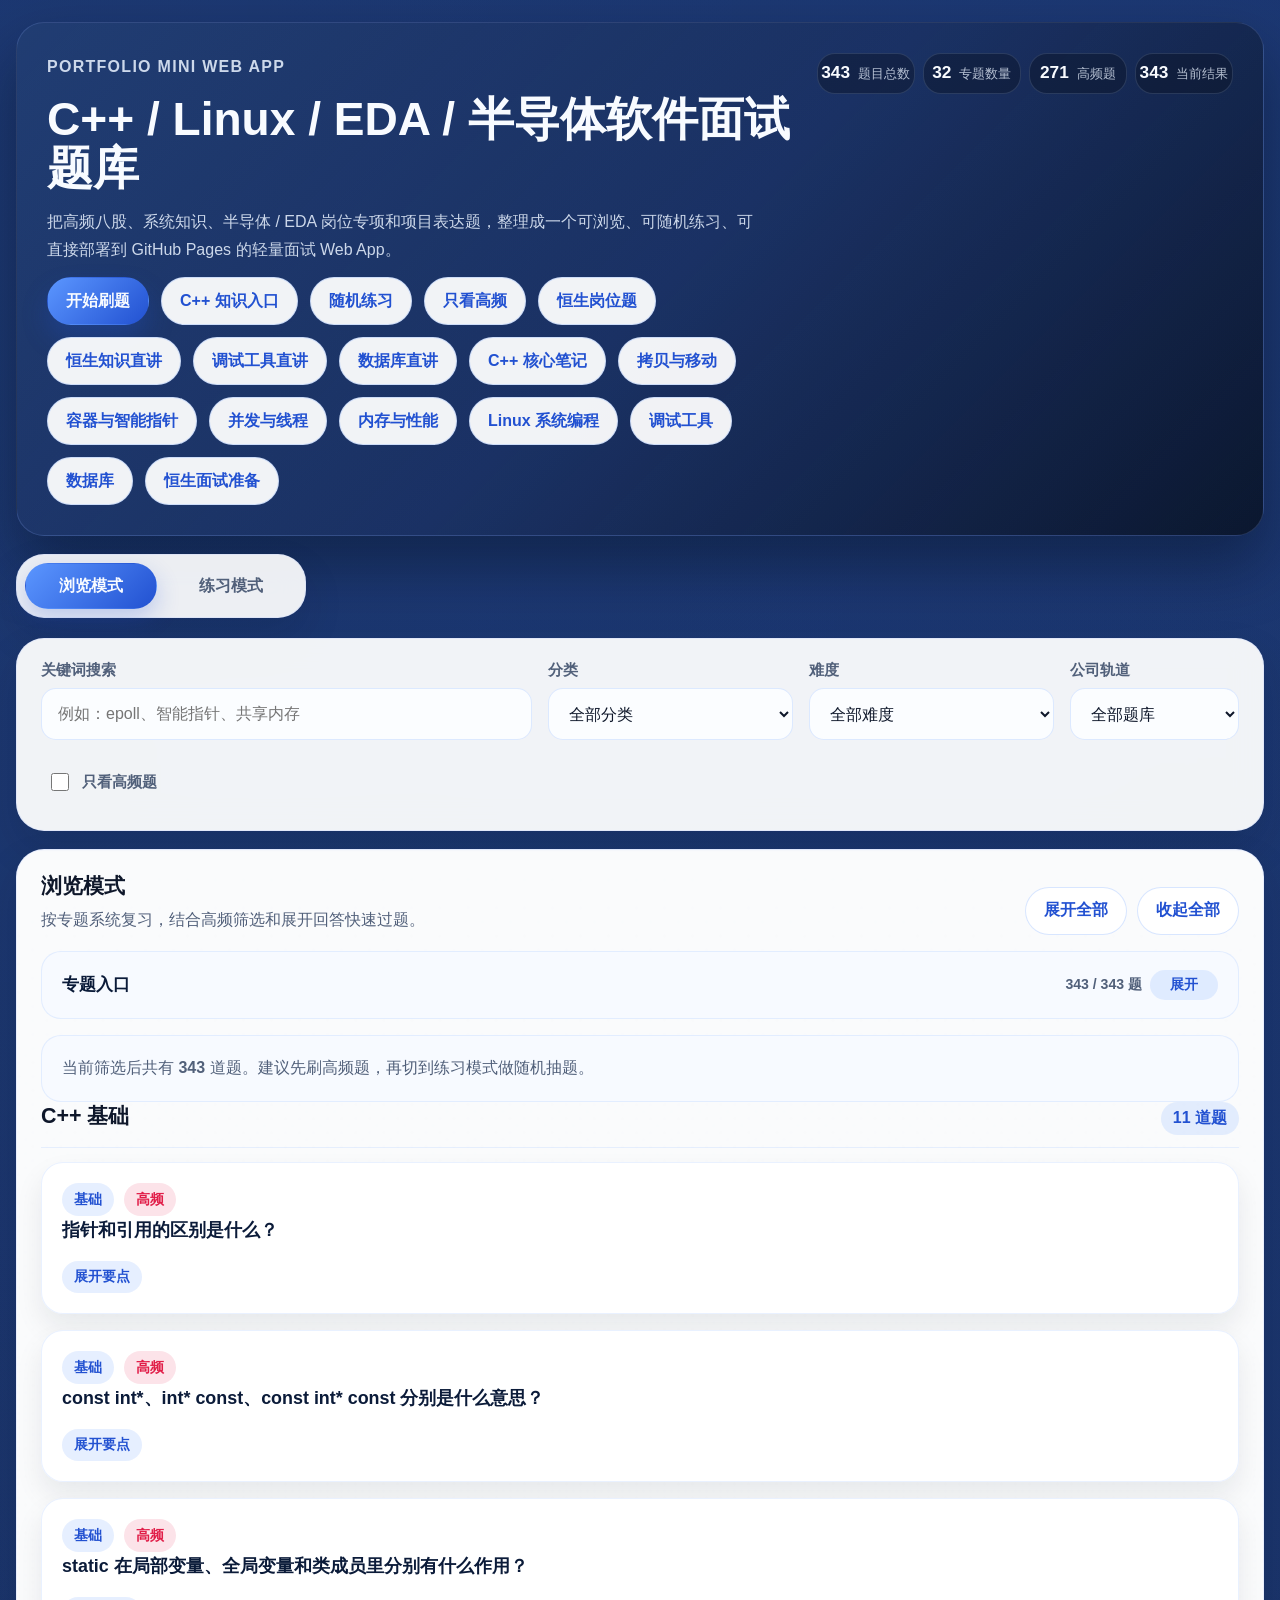
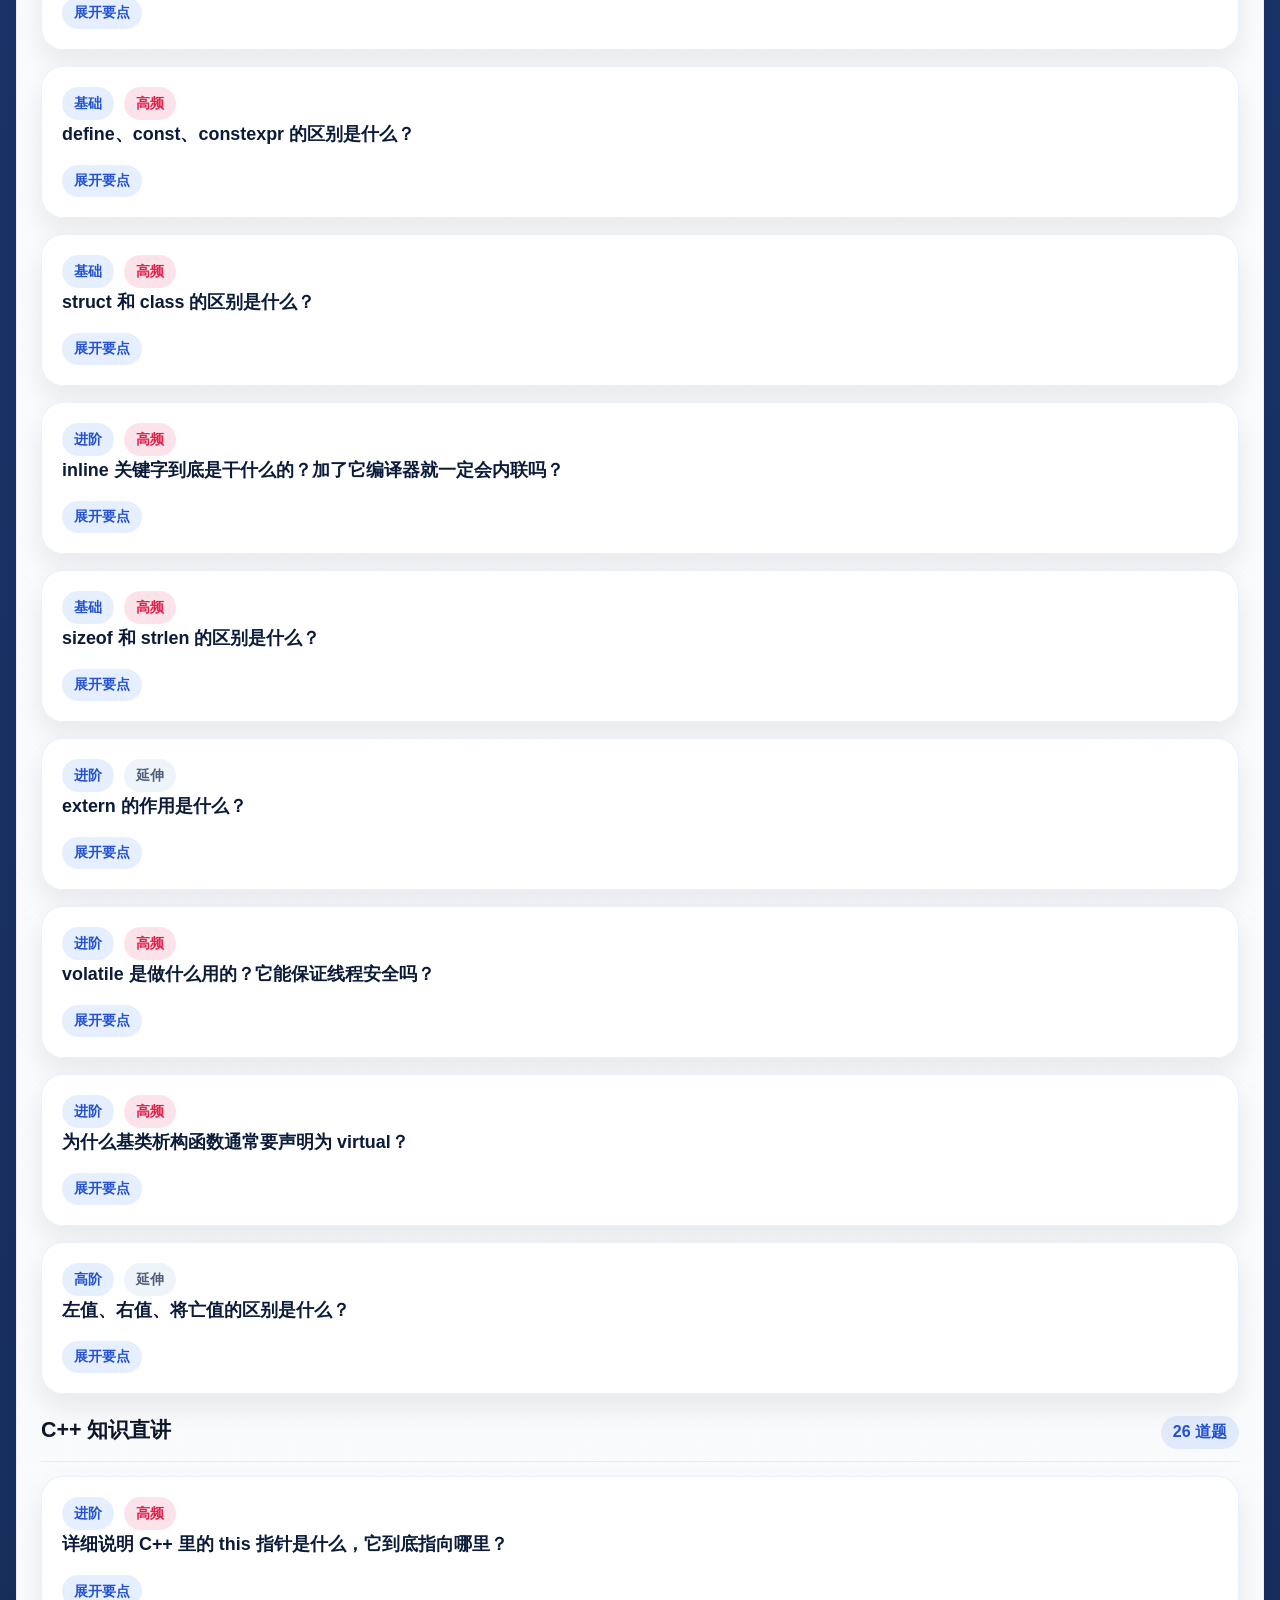
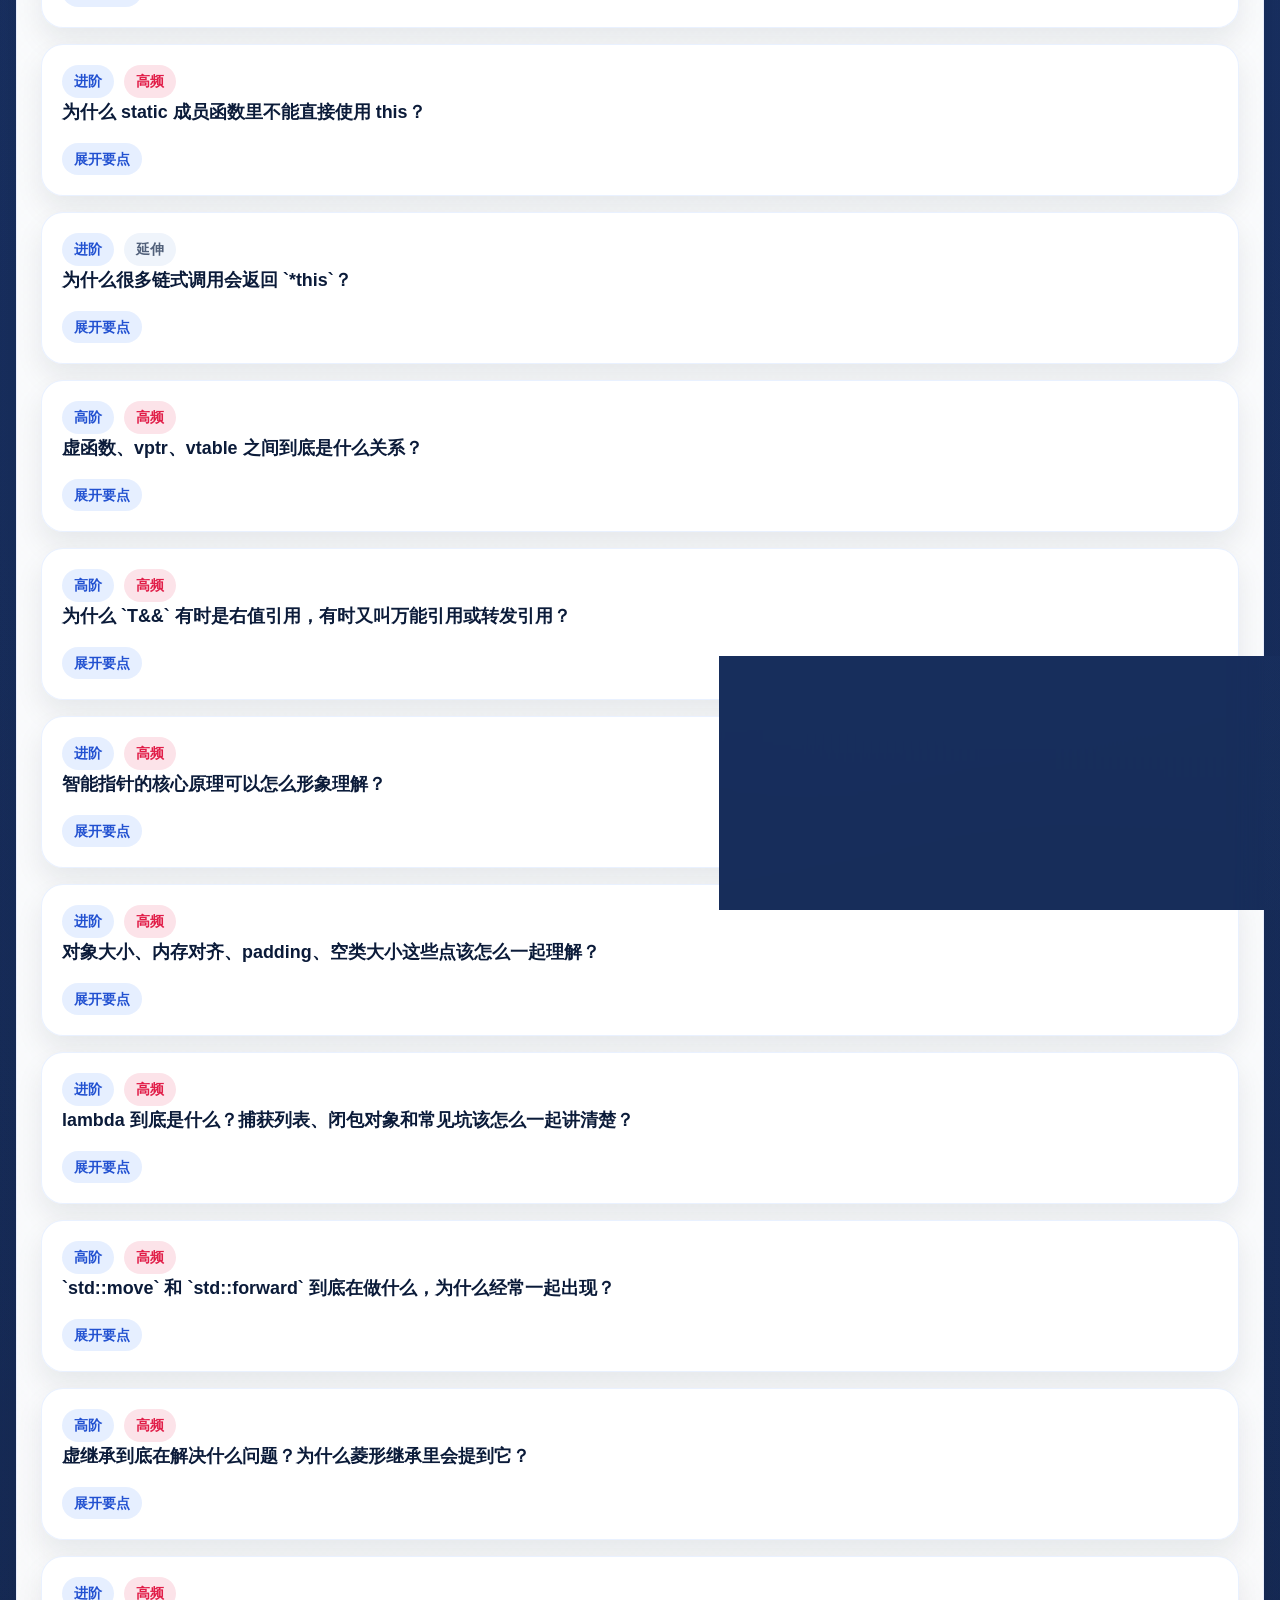
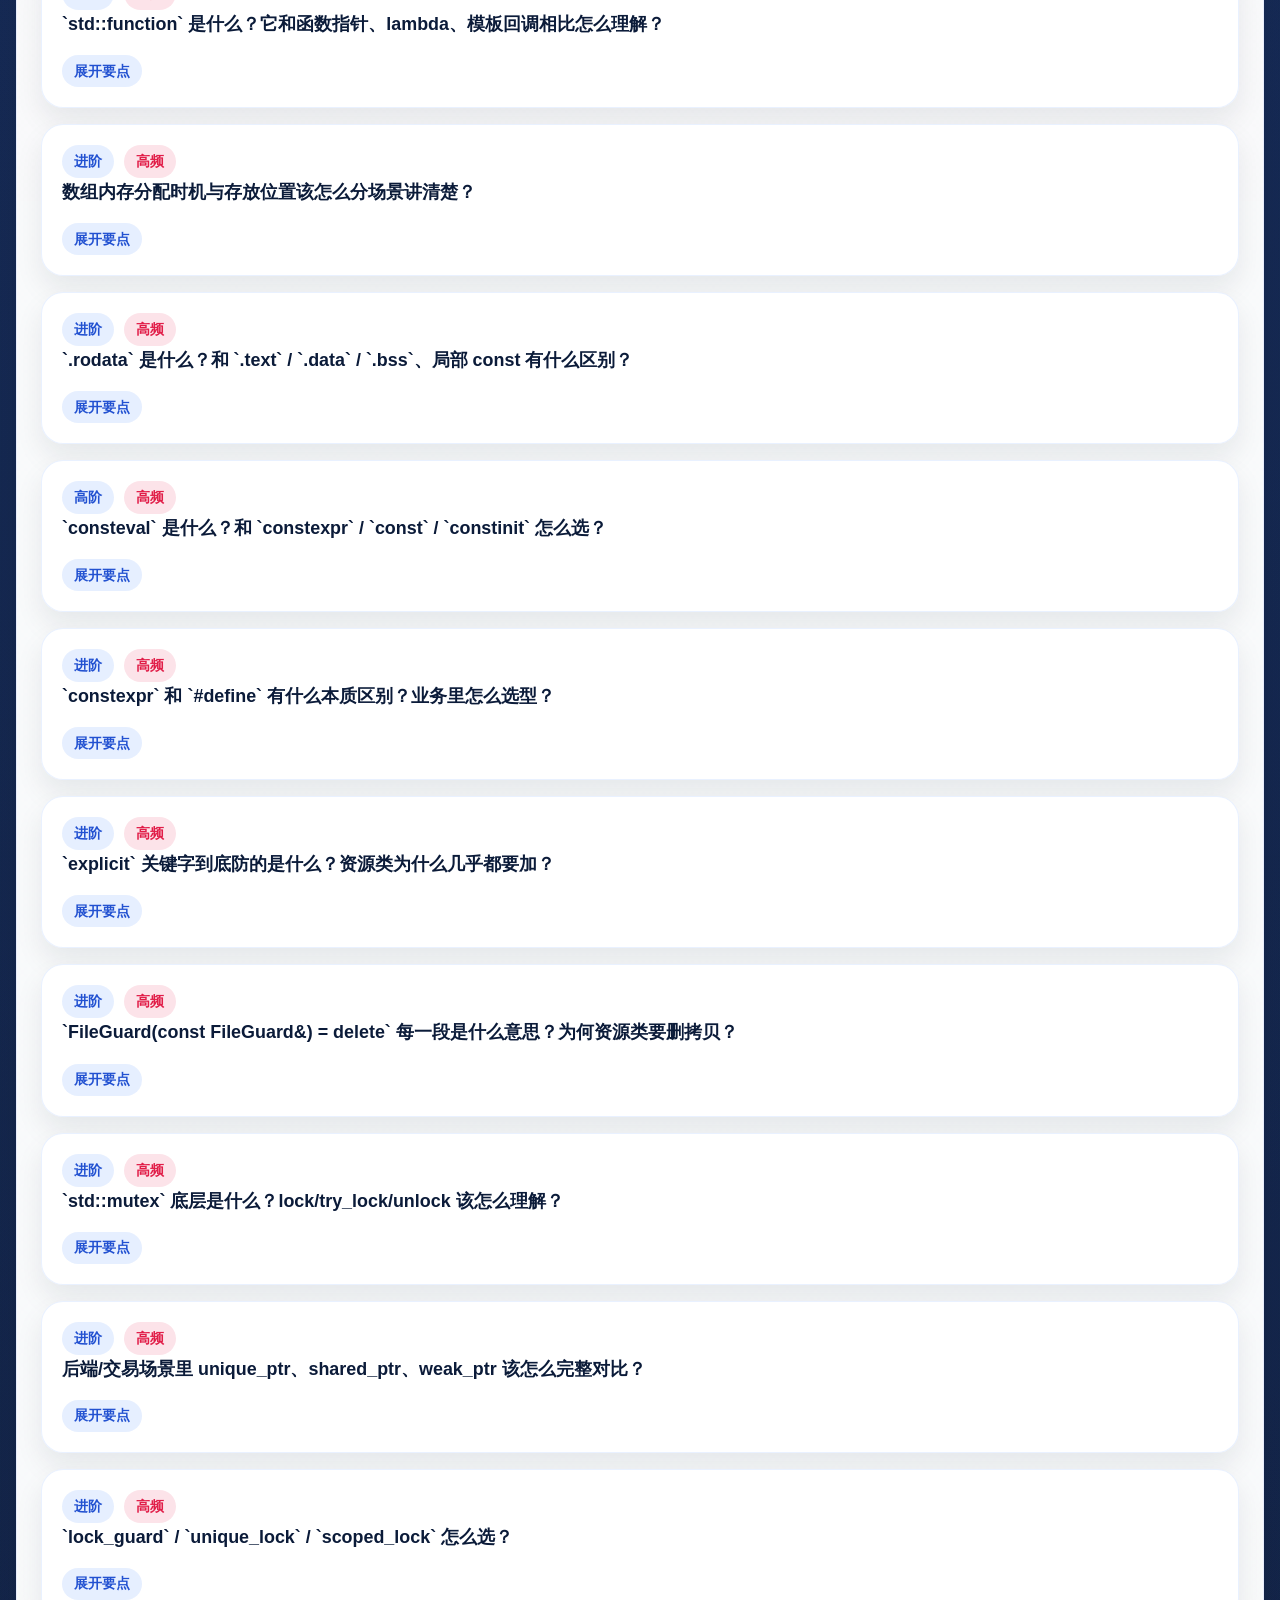
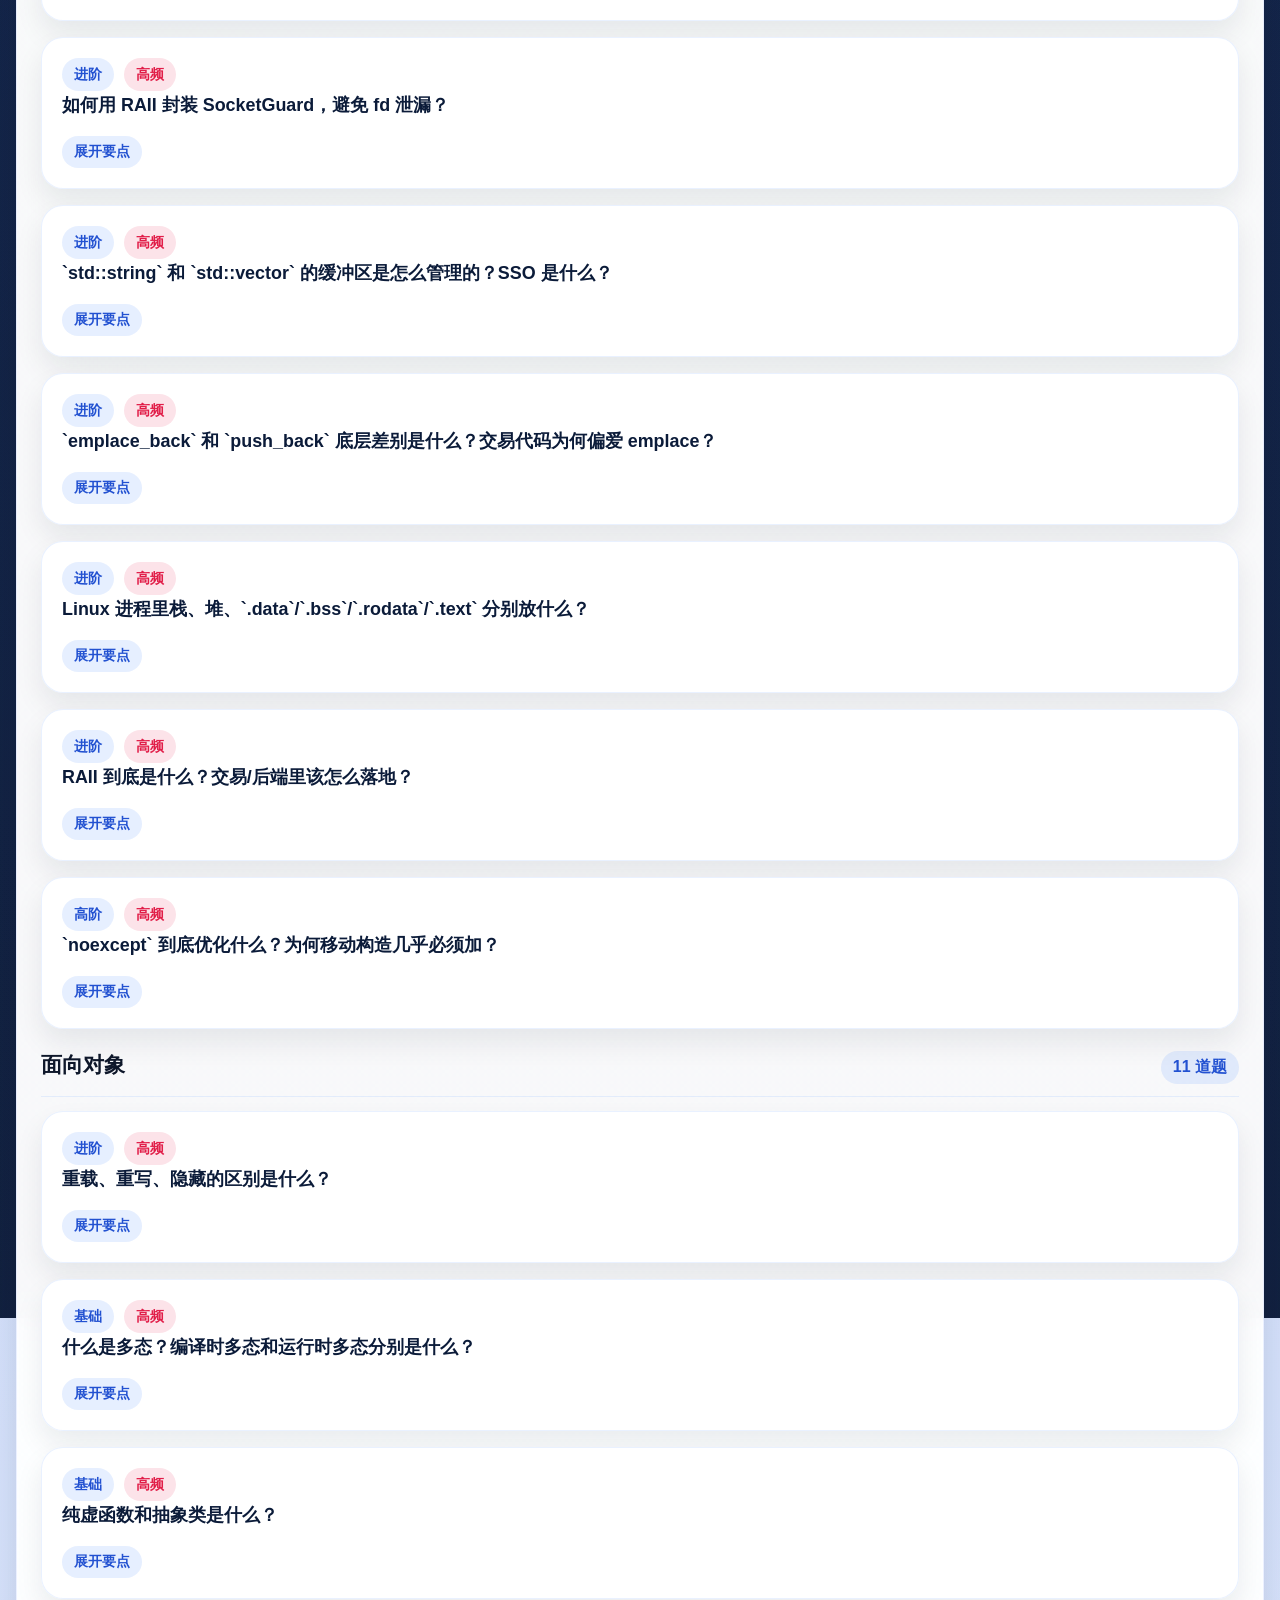
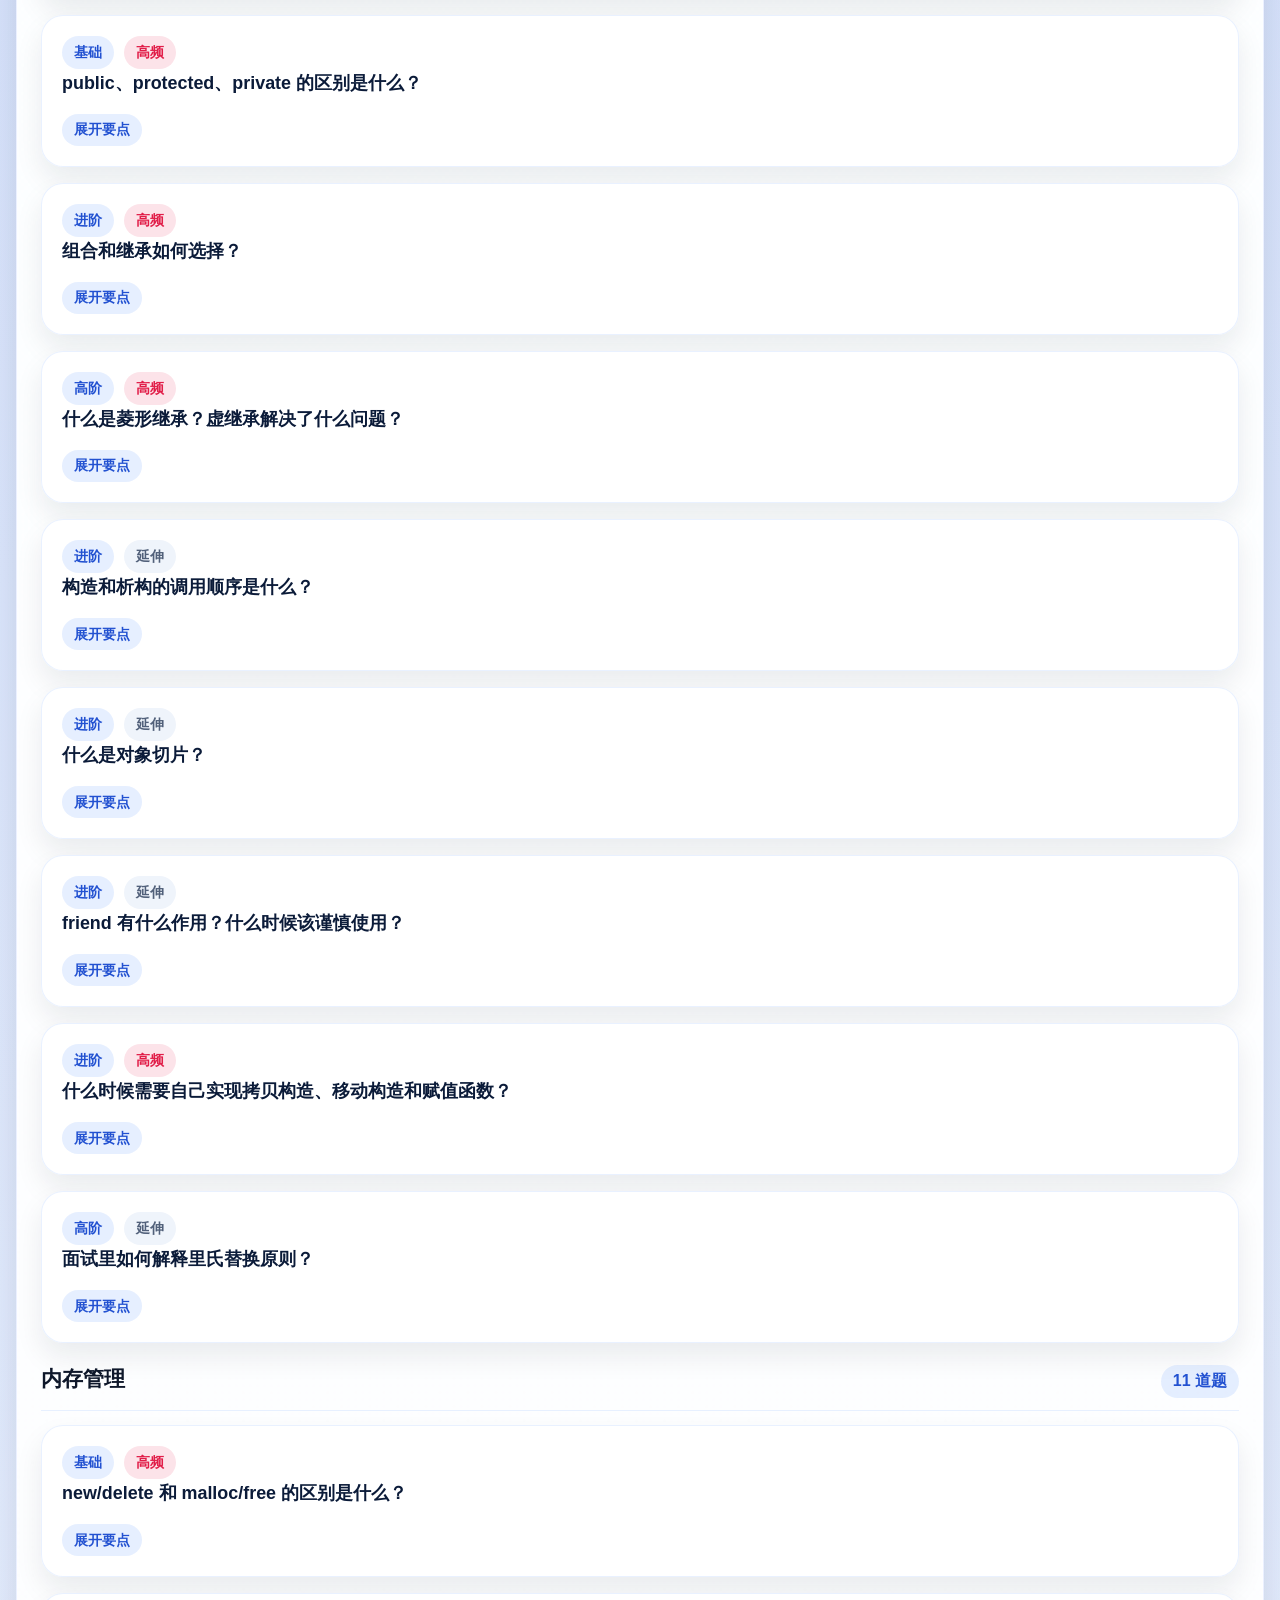
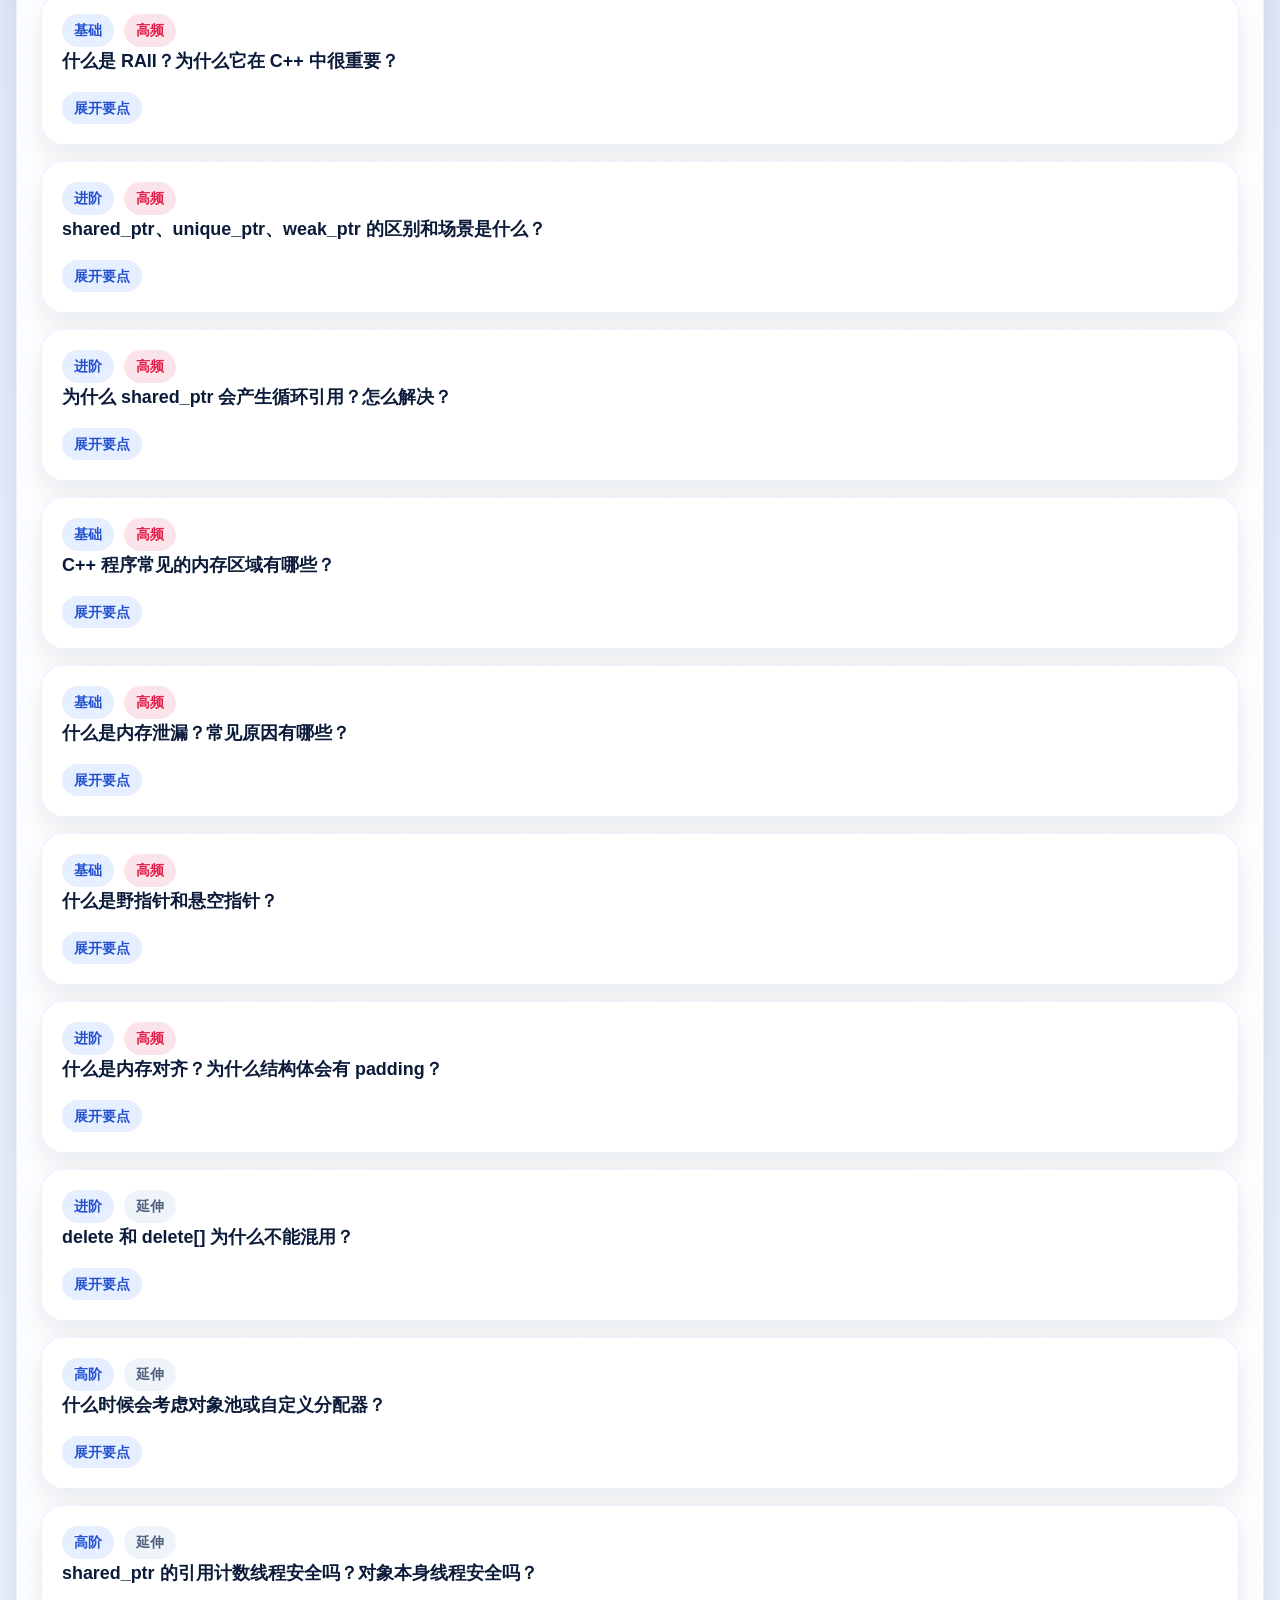
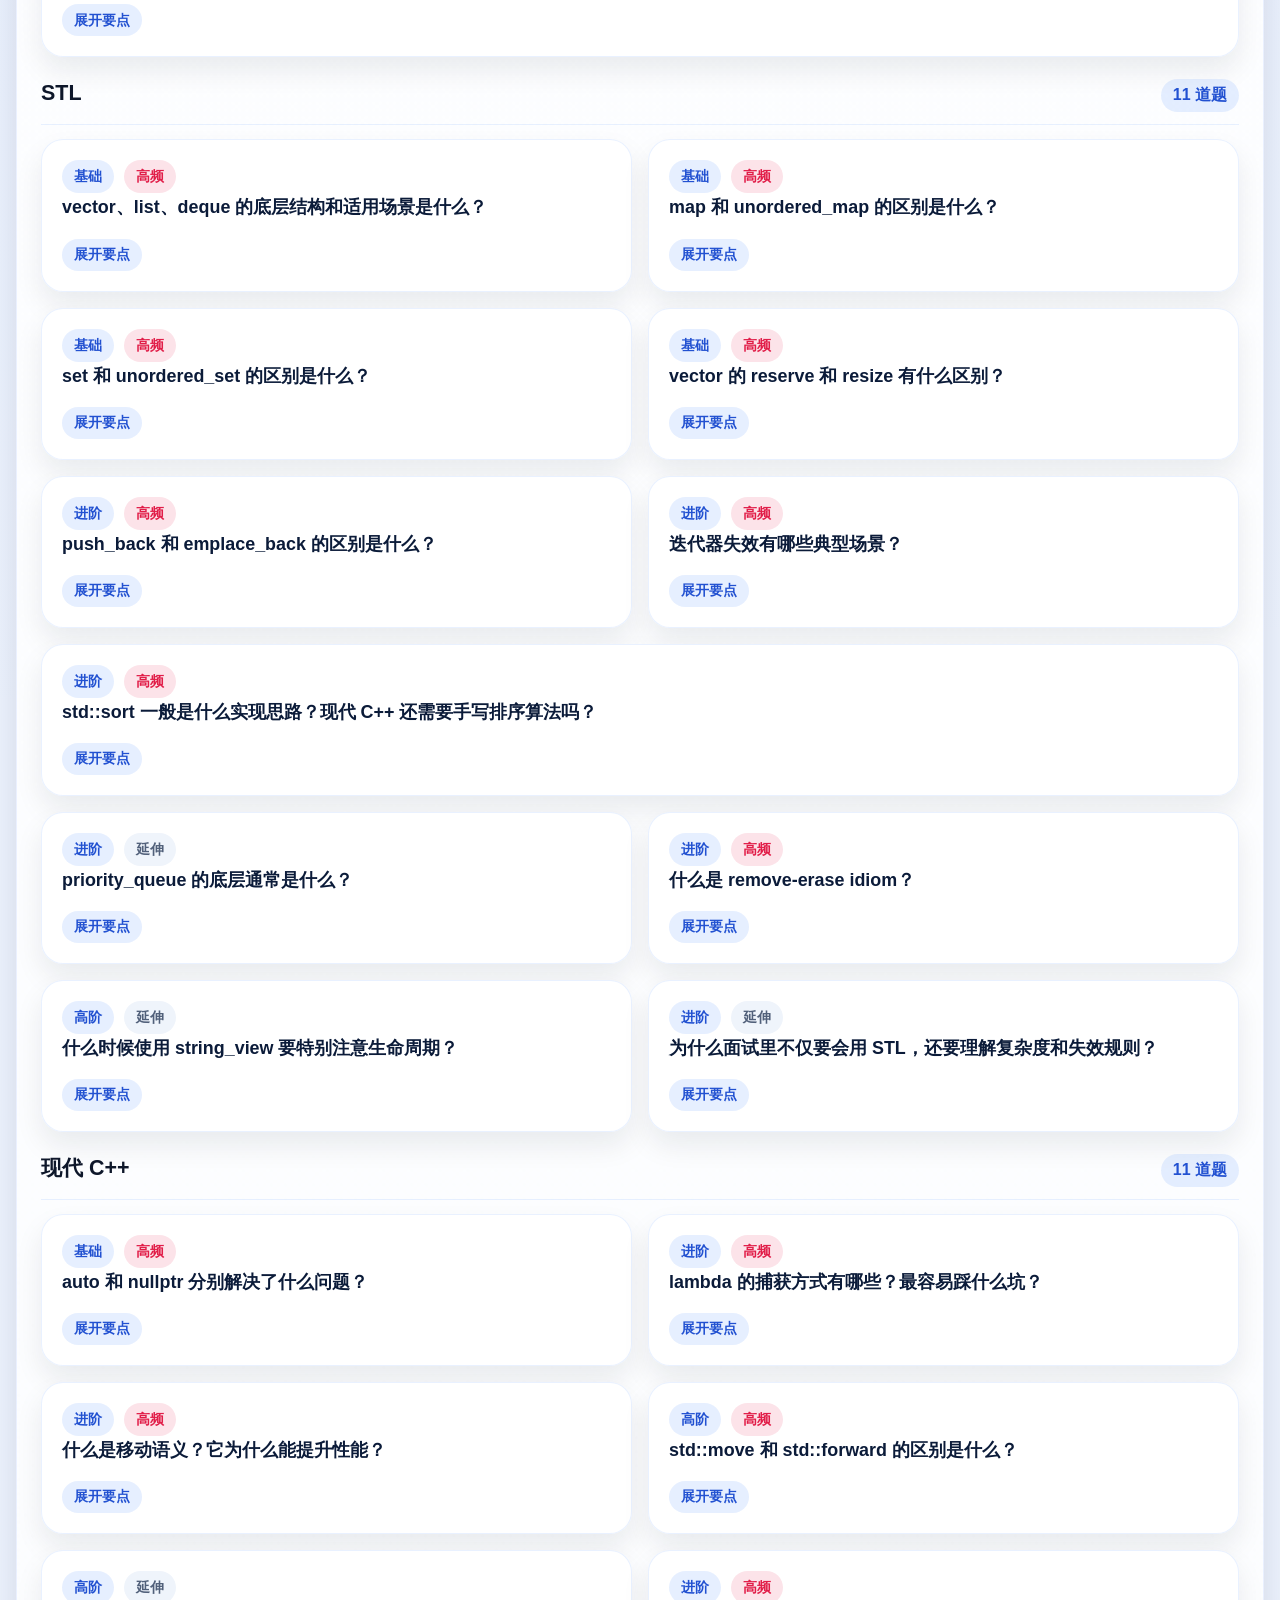
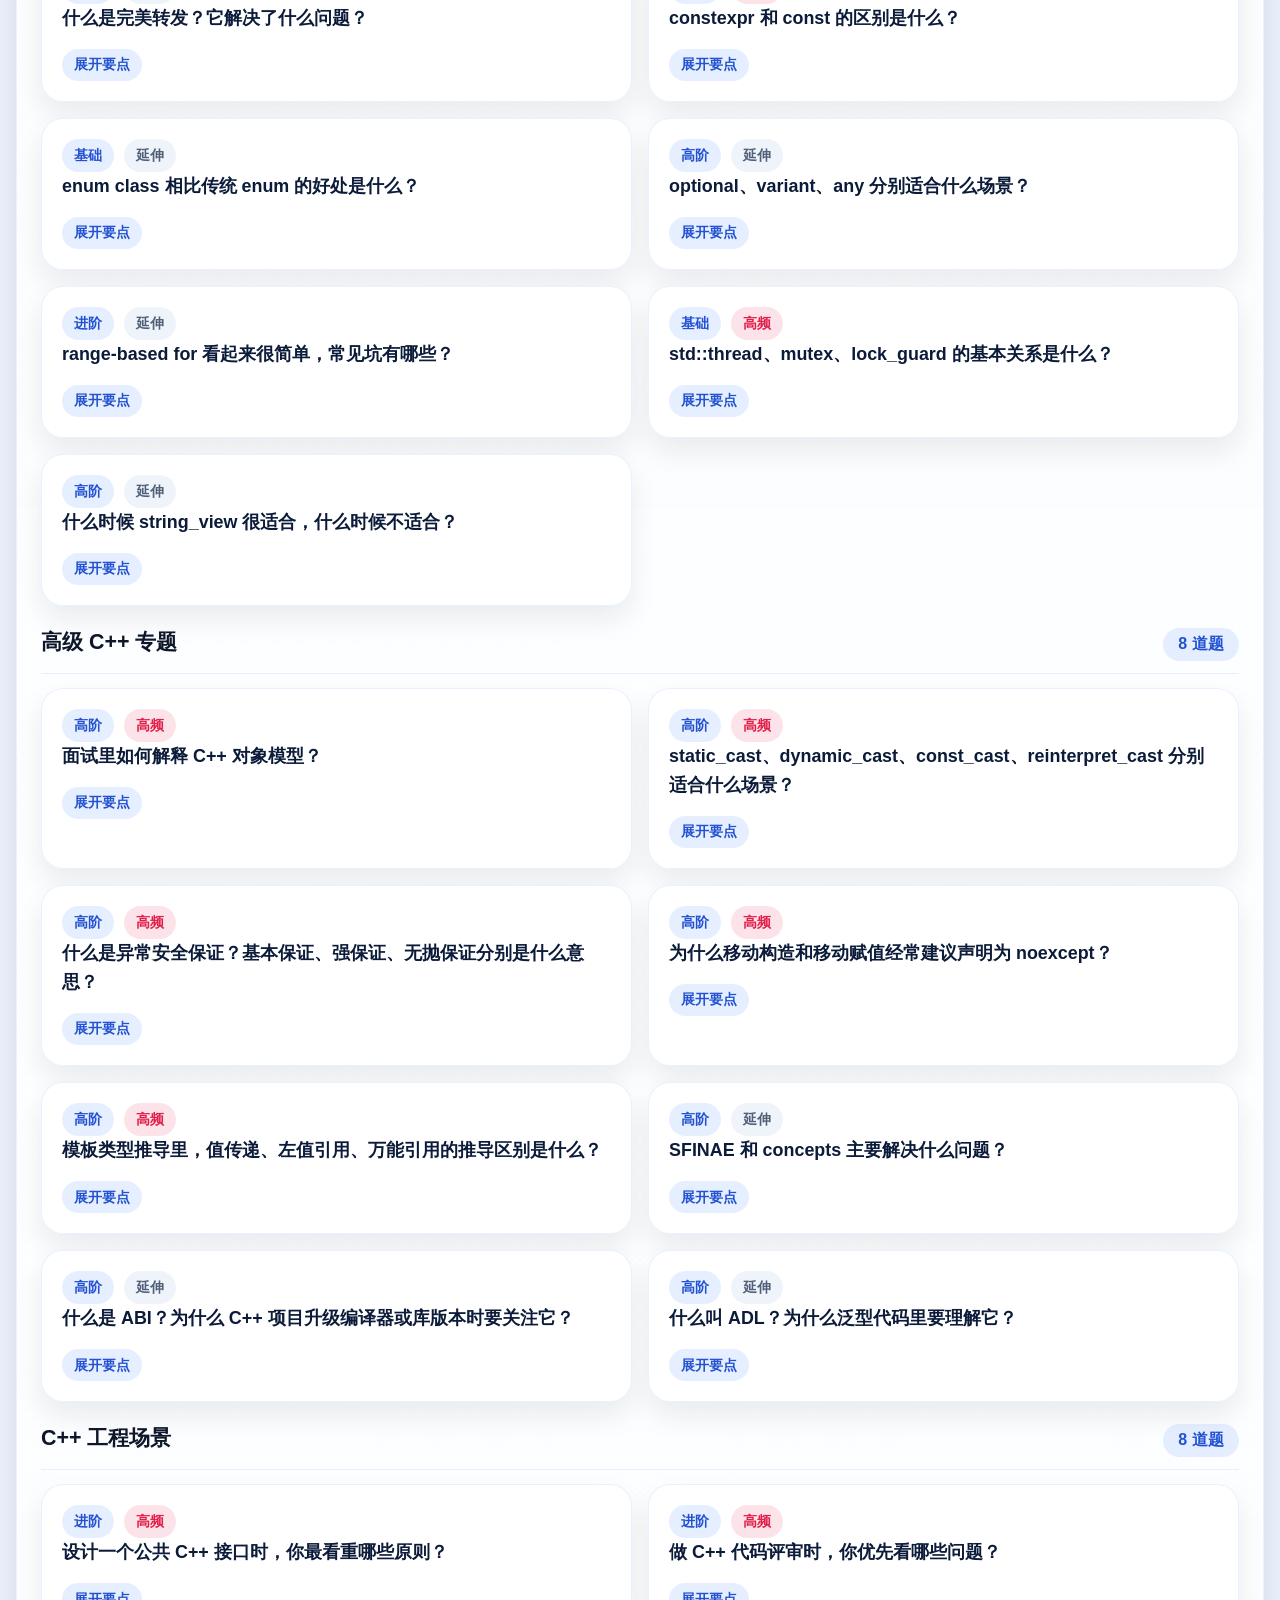
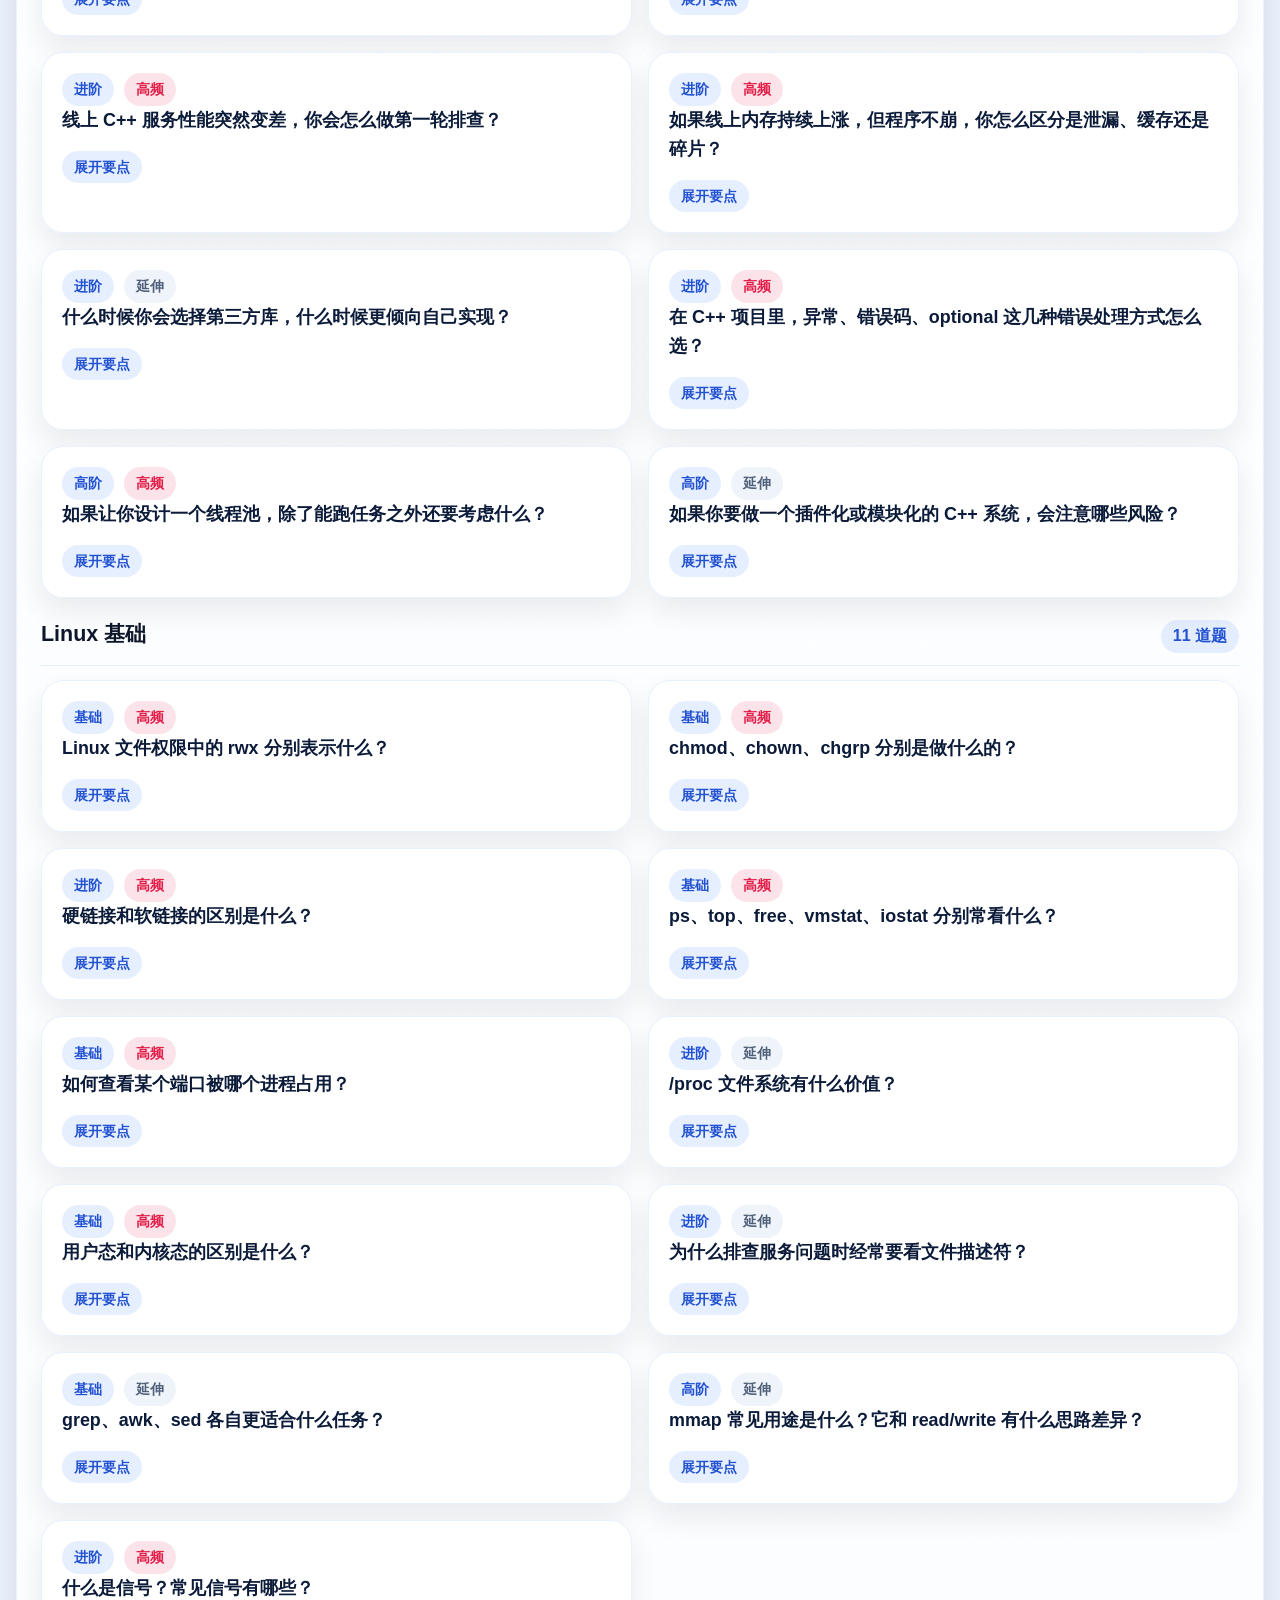
<file: docs/index.html>
<!DOCTYPE html>
<html lang="zh-CN">

<head>
  <meta charset="UTF-8" />
  <meta name="viewport" content="width=device-width, initial-scale=1.0" />
  <title>C++ / Linux / EDA / 半导体软件面试题库</title>
  <meta name="description" content="适合 C++、Linux、测试开发、EDA 与半导体软件岗位的静态面试题库网页，每道题附标准回答要点。" />
  <link rel="stylesheet" href="./style.css" />
</head>

<body>
  <main id="app" class="app-shell">
    <section class="loading-state">
      <p>正在加载面试题库...</p>
    </section>
  </main>
  <script defer src="./questions.js"></script>
  <script defer src="./script.js"></script>
</body>

</html>
</file>
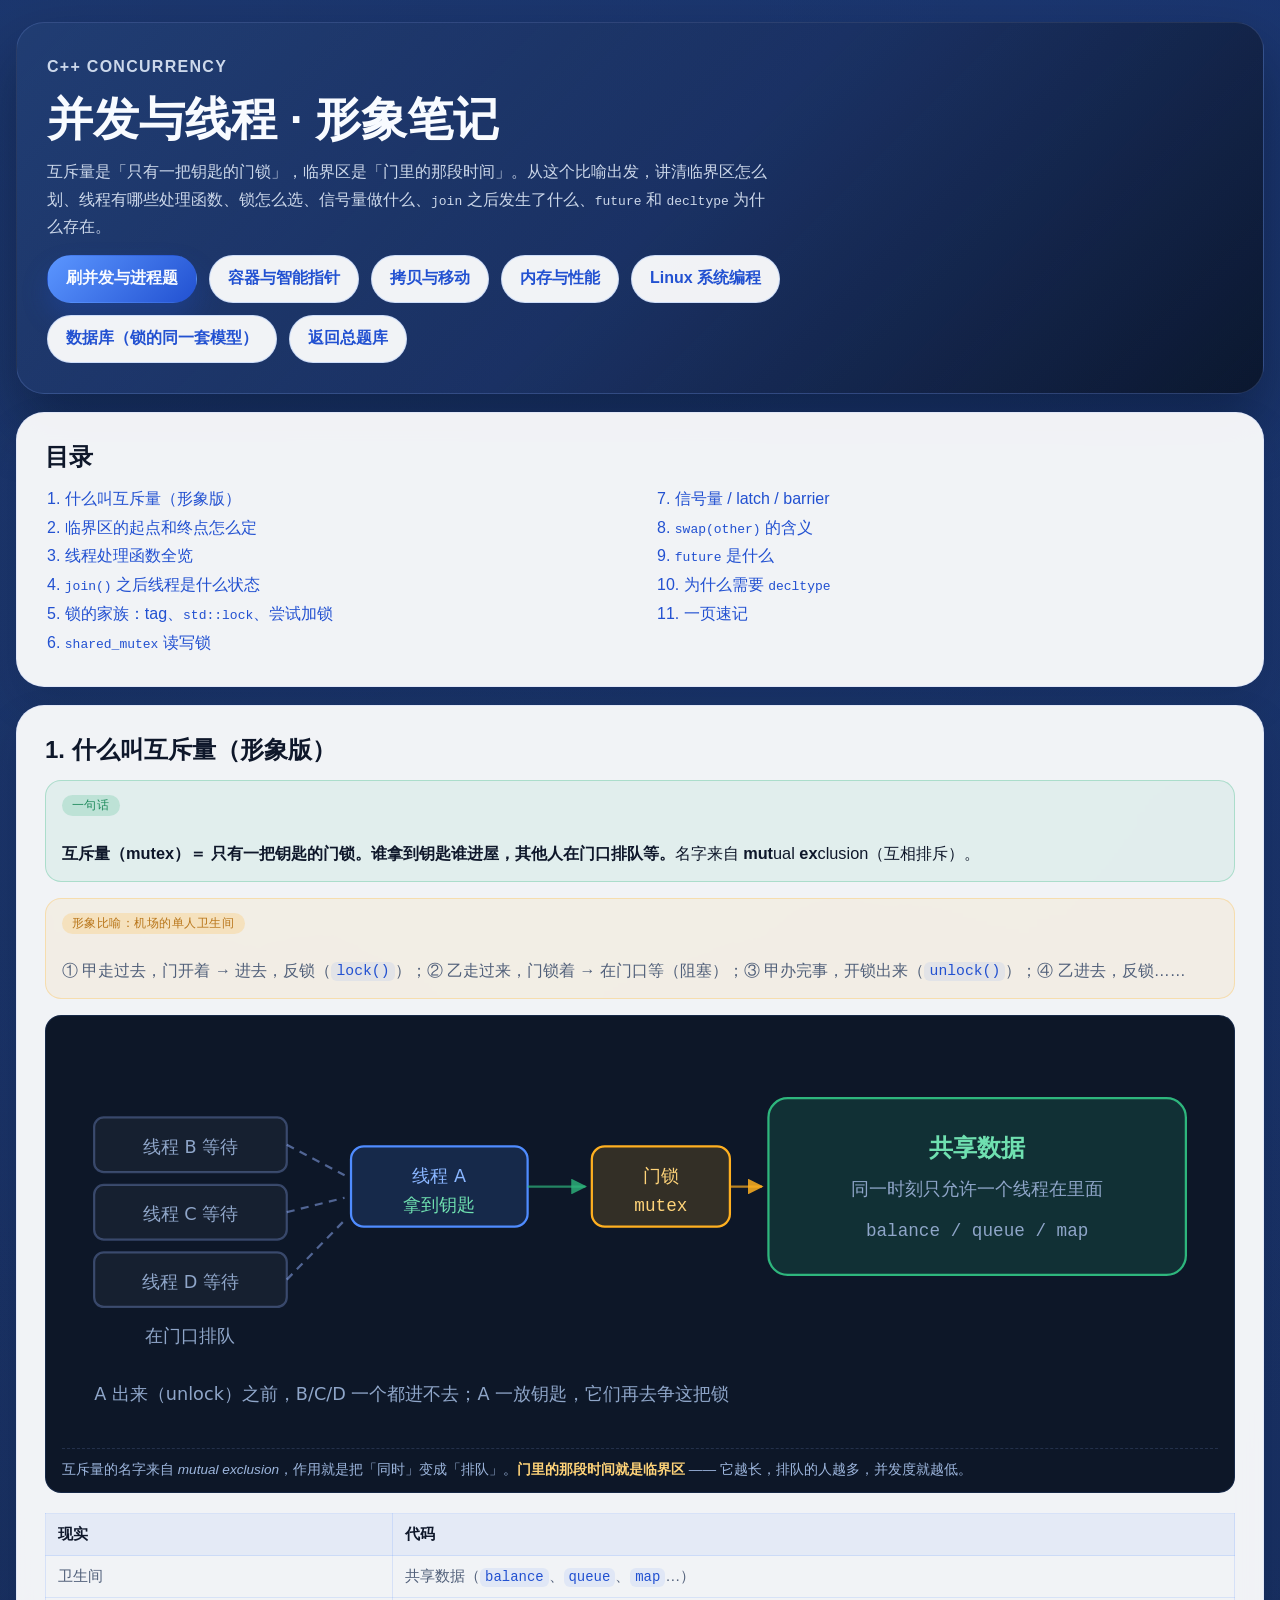
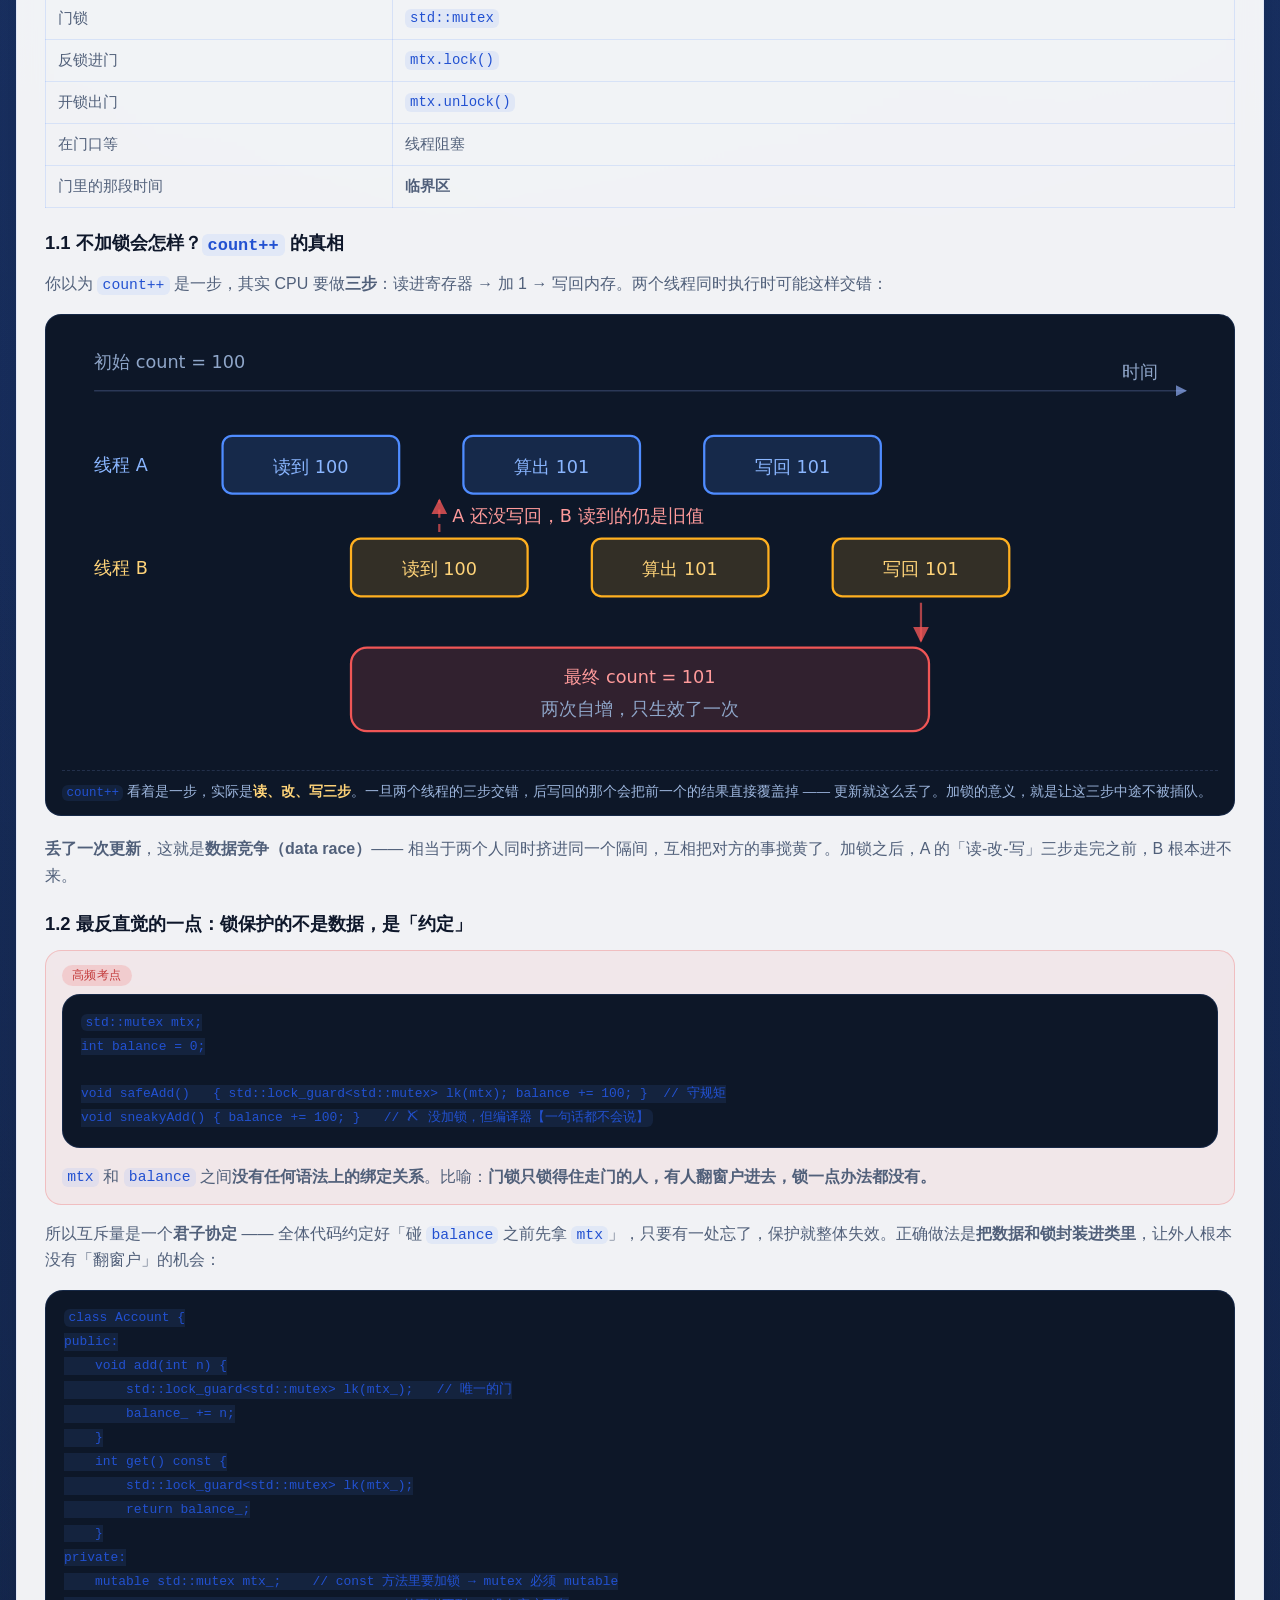
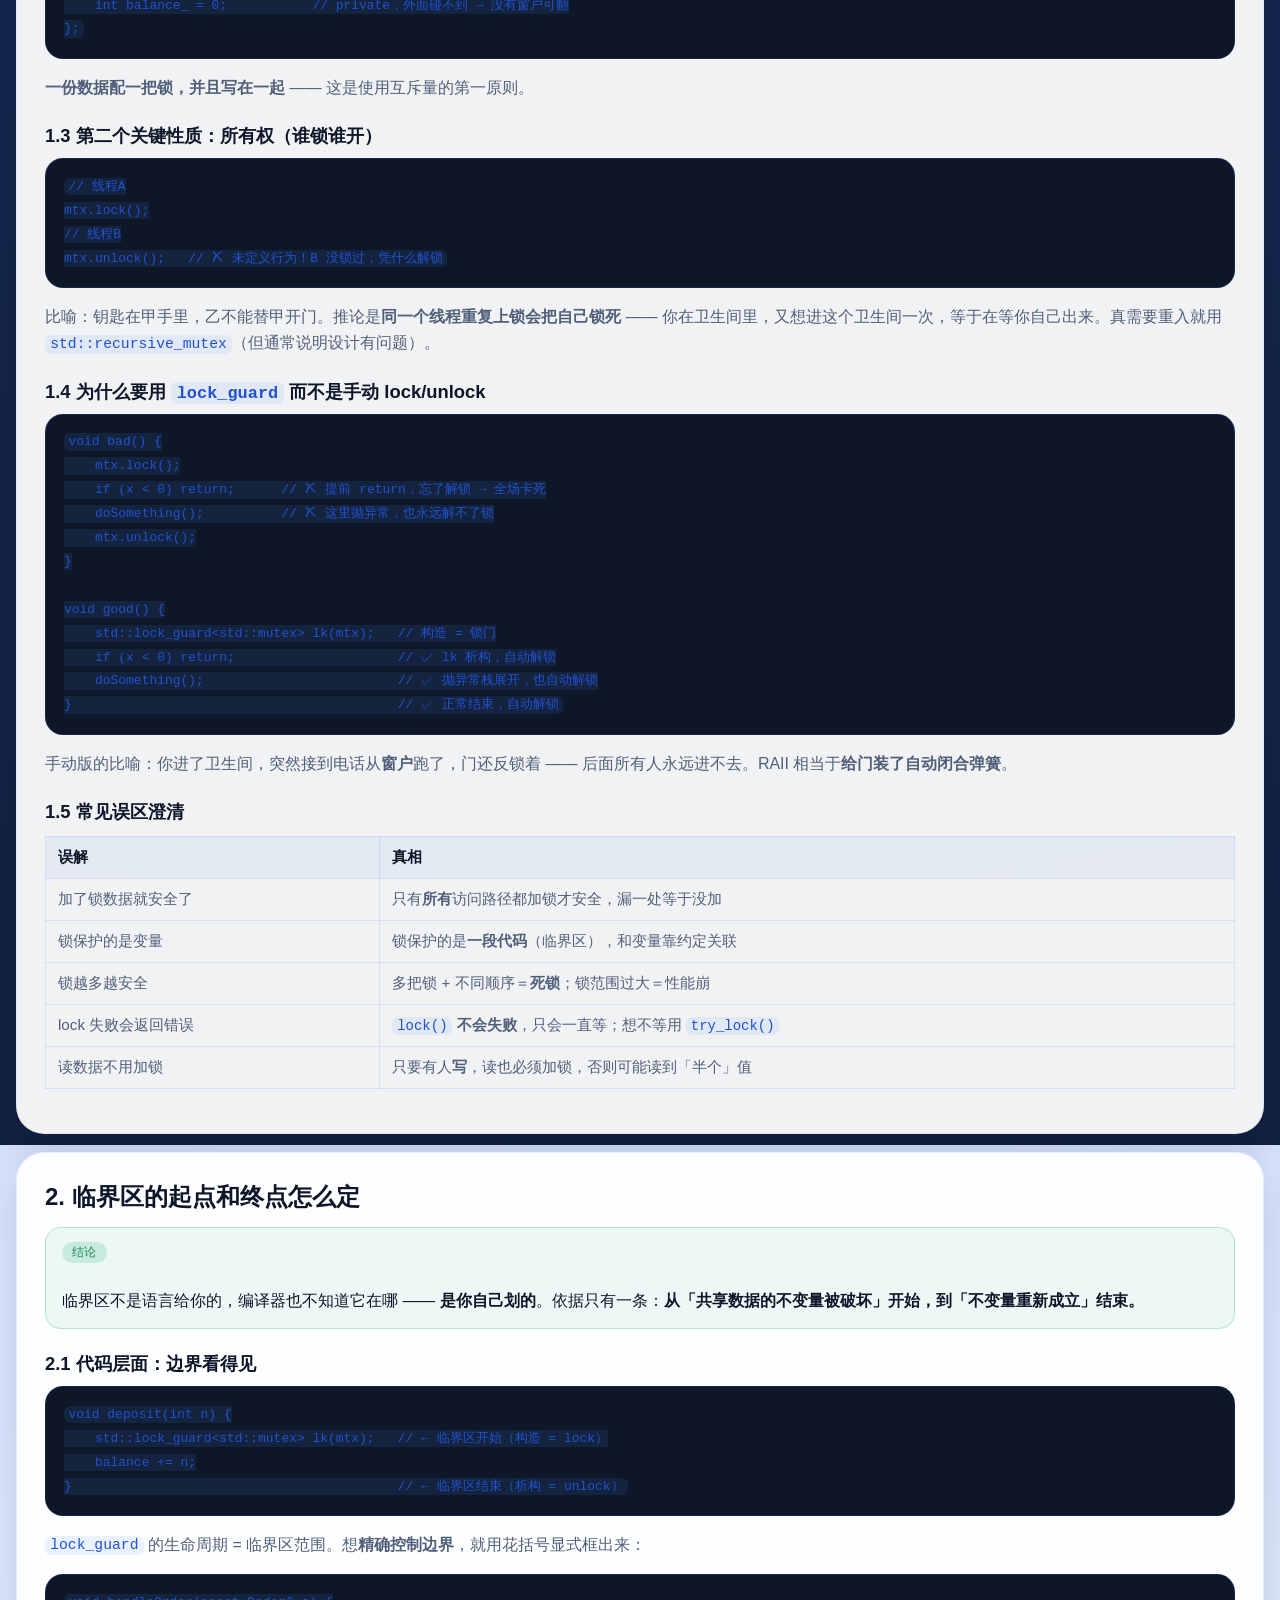
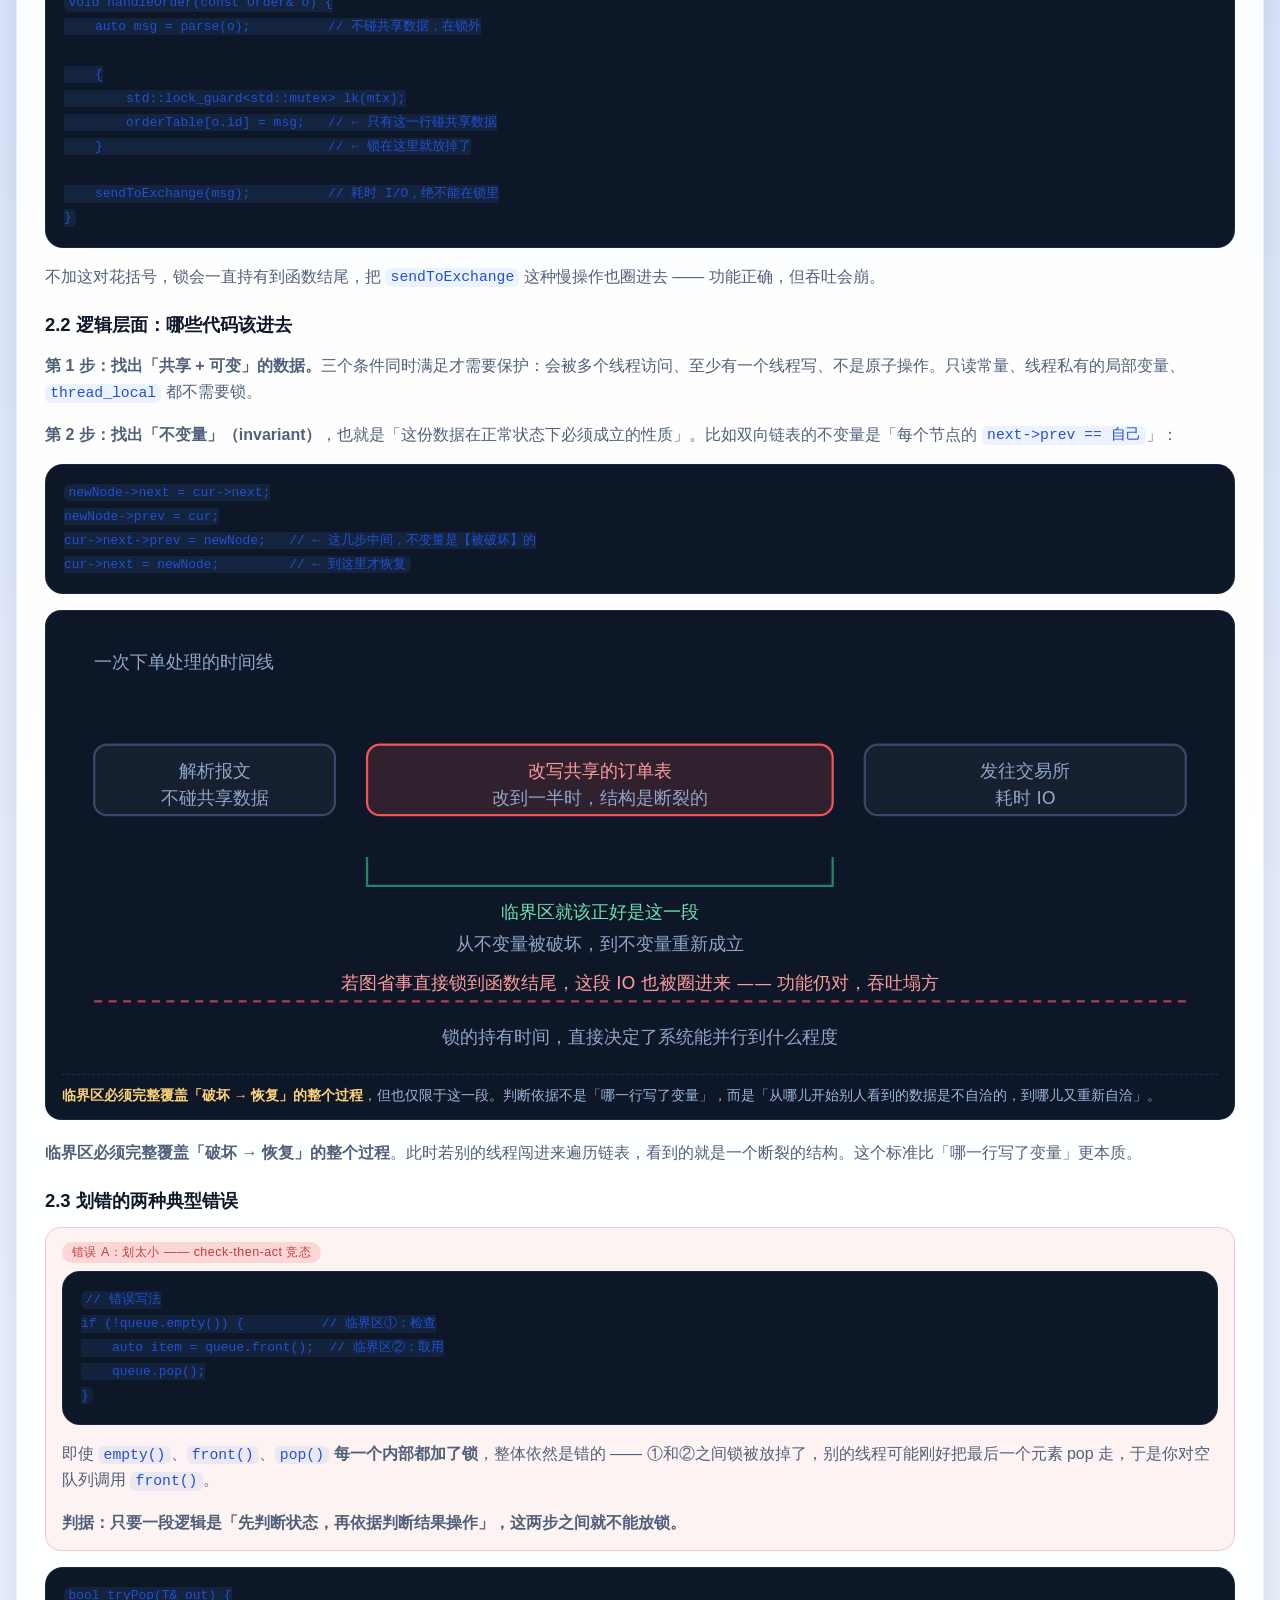
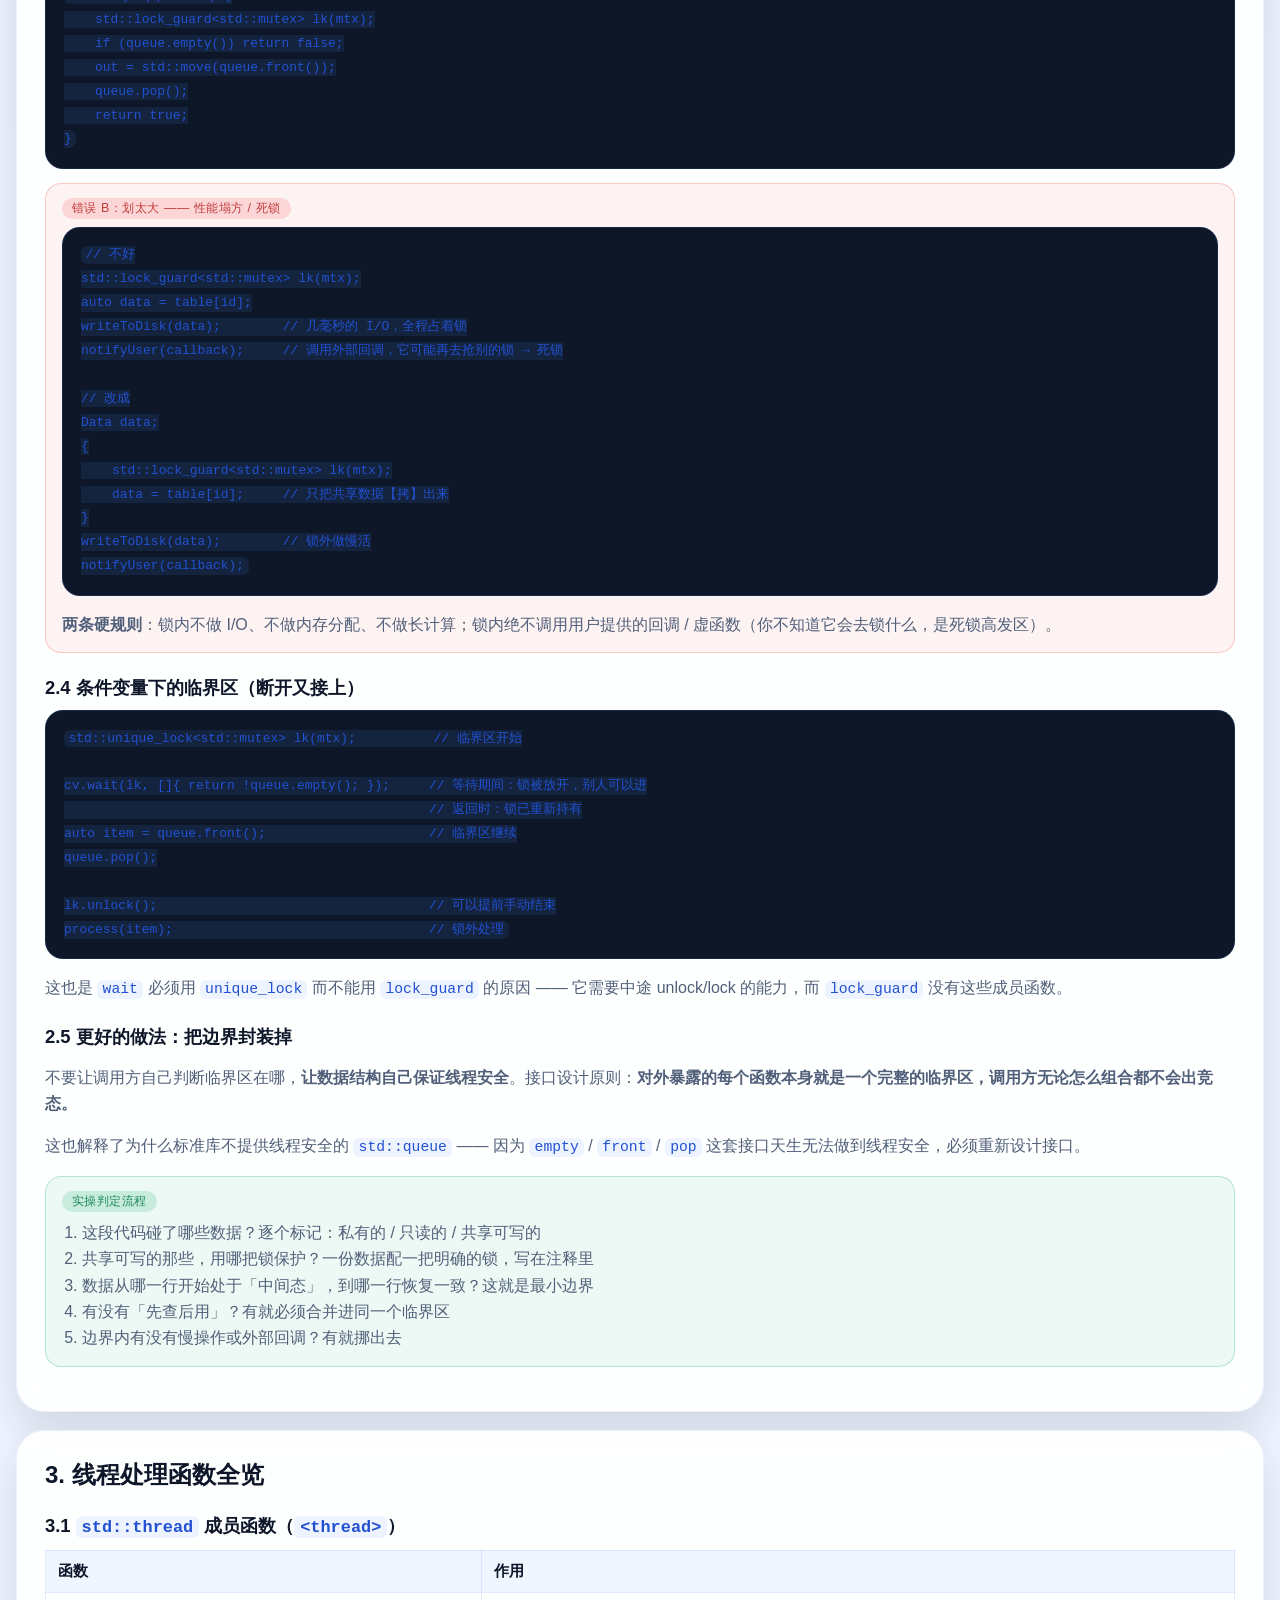
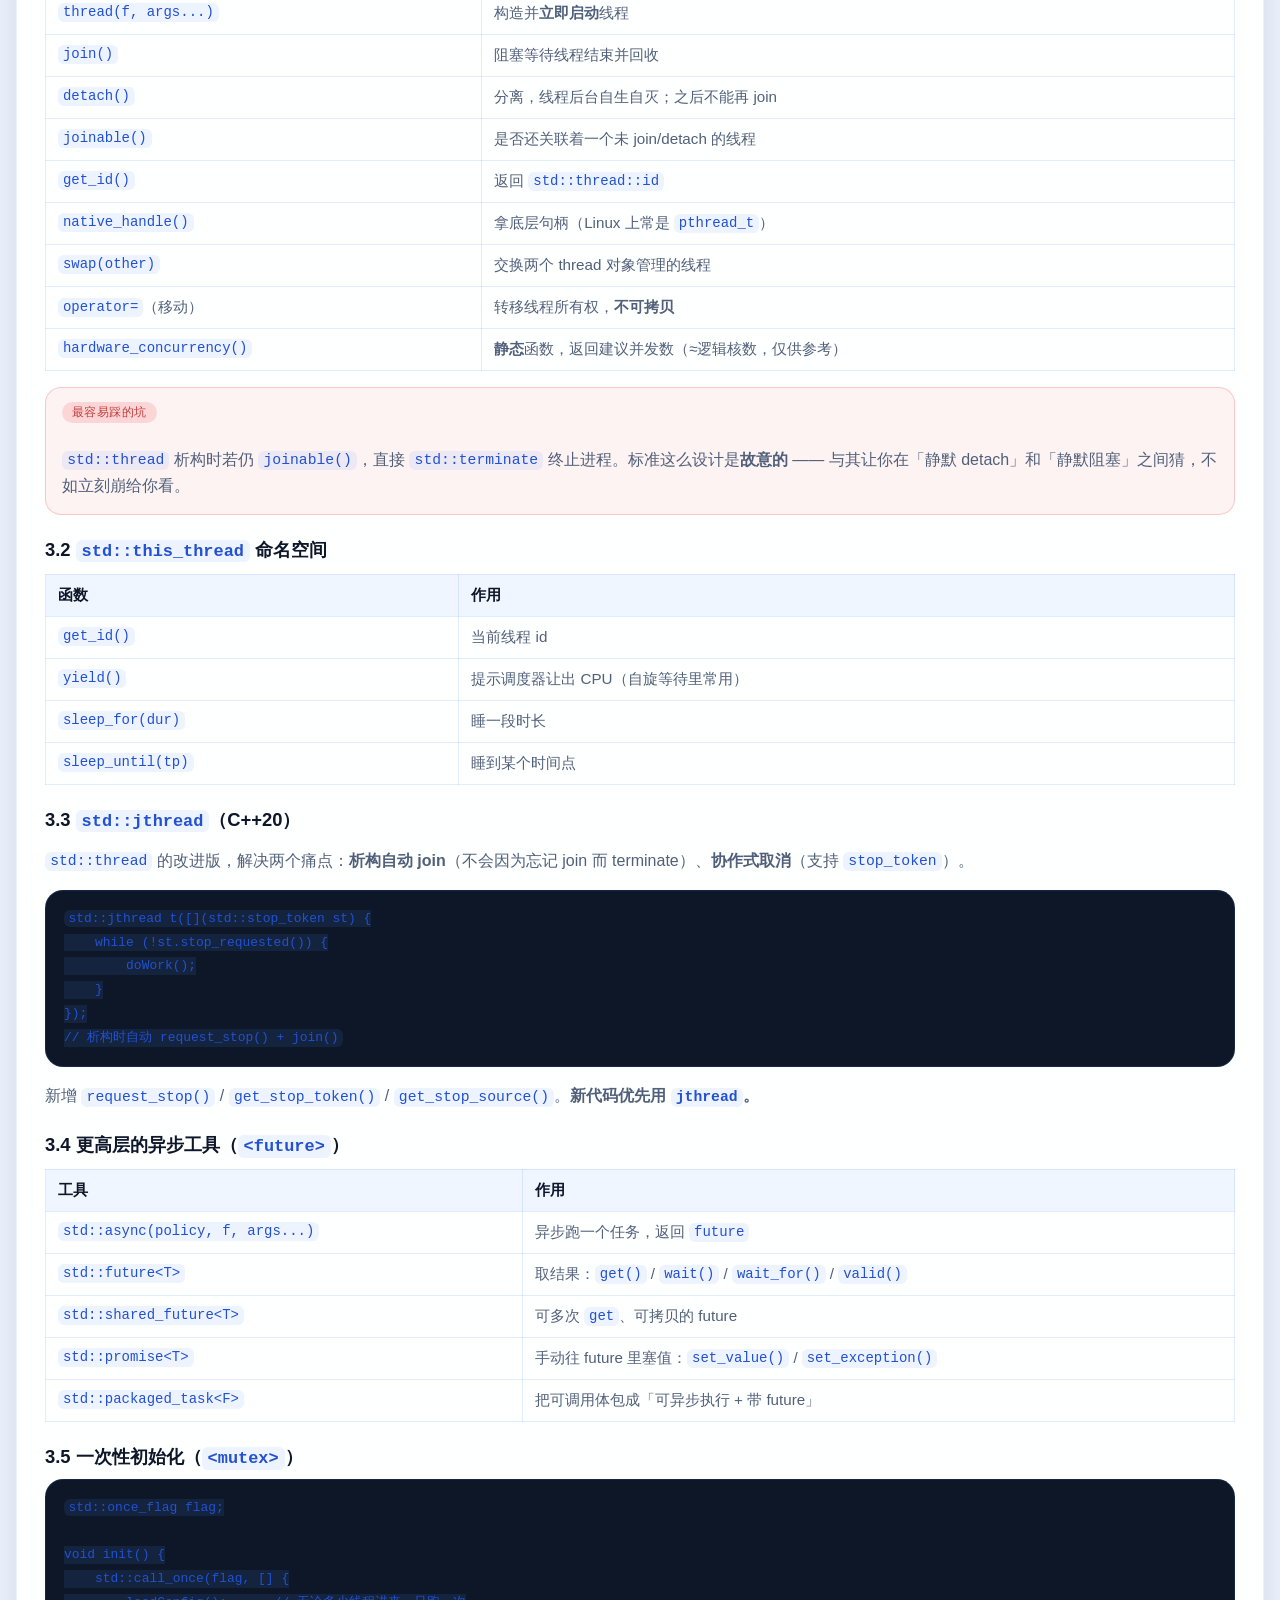
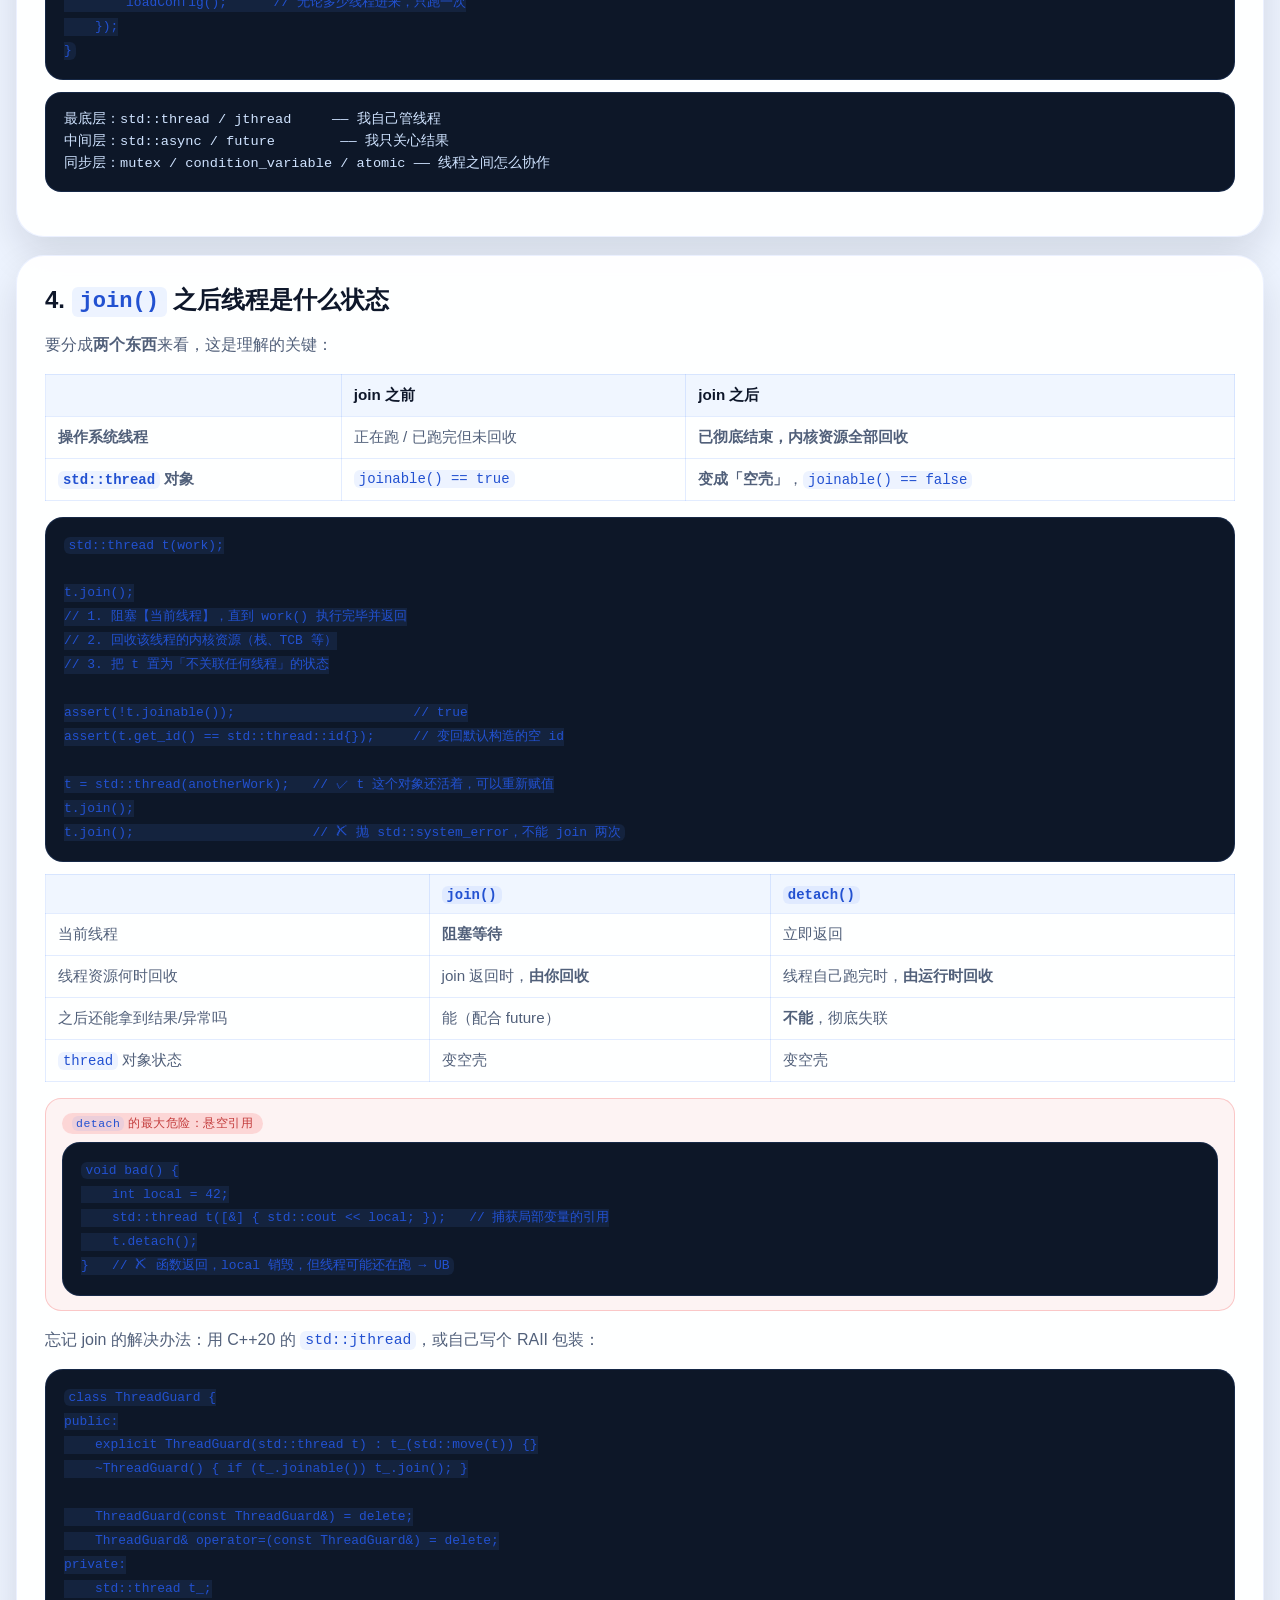
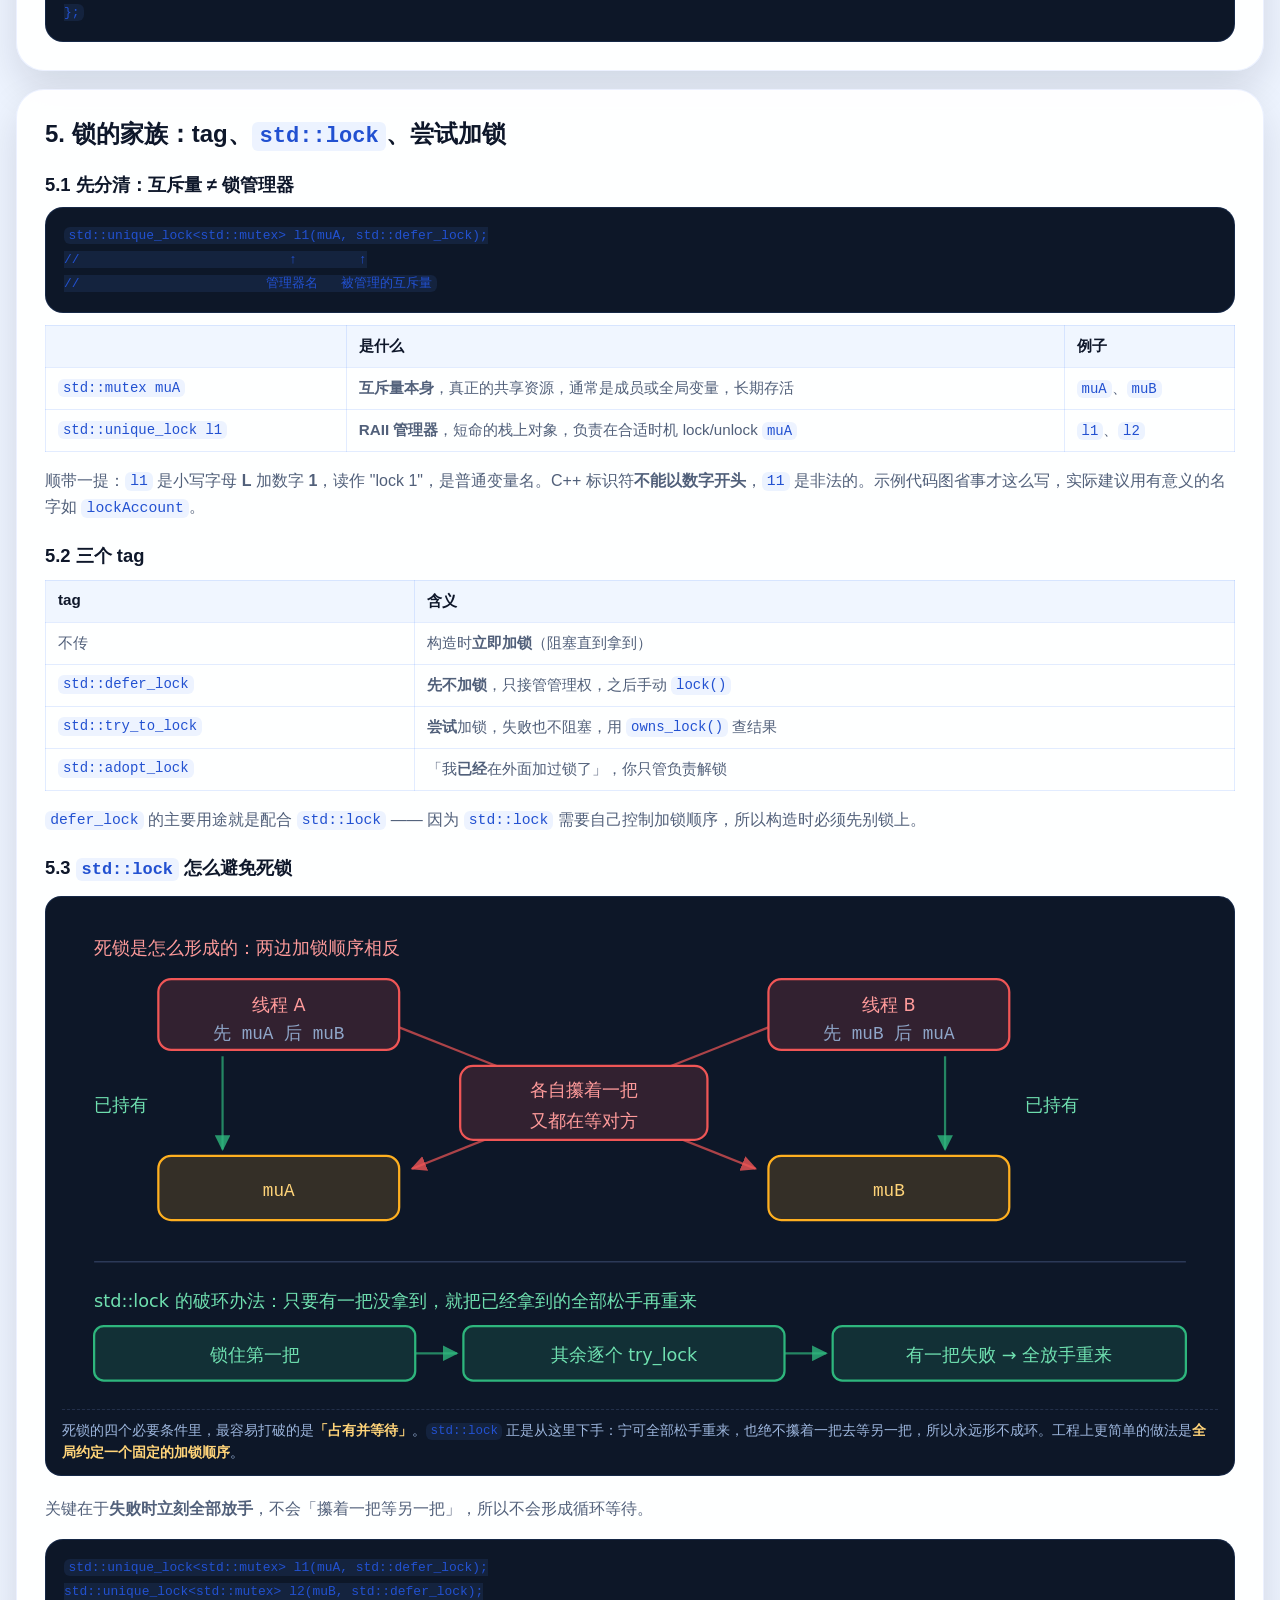
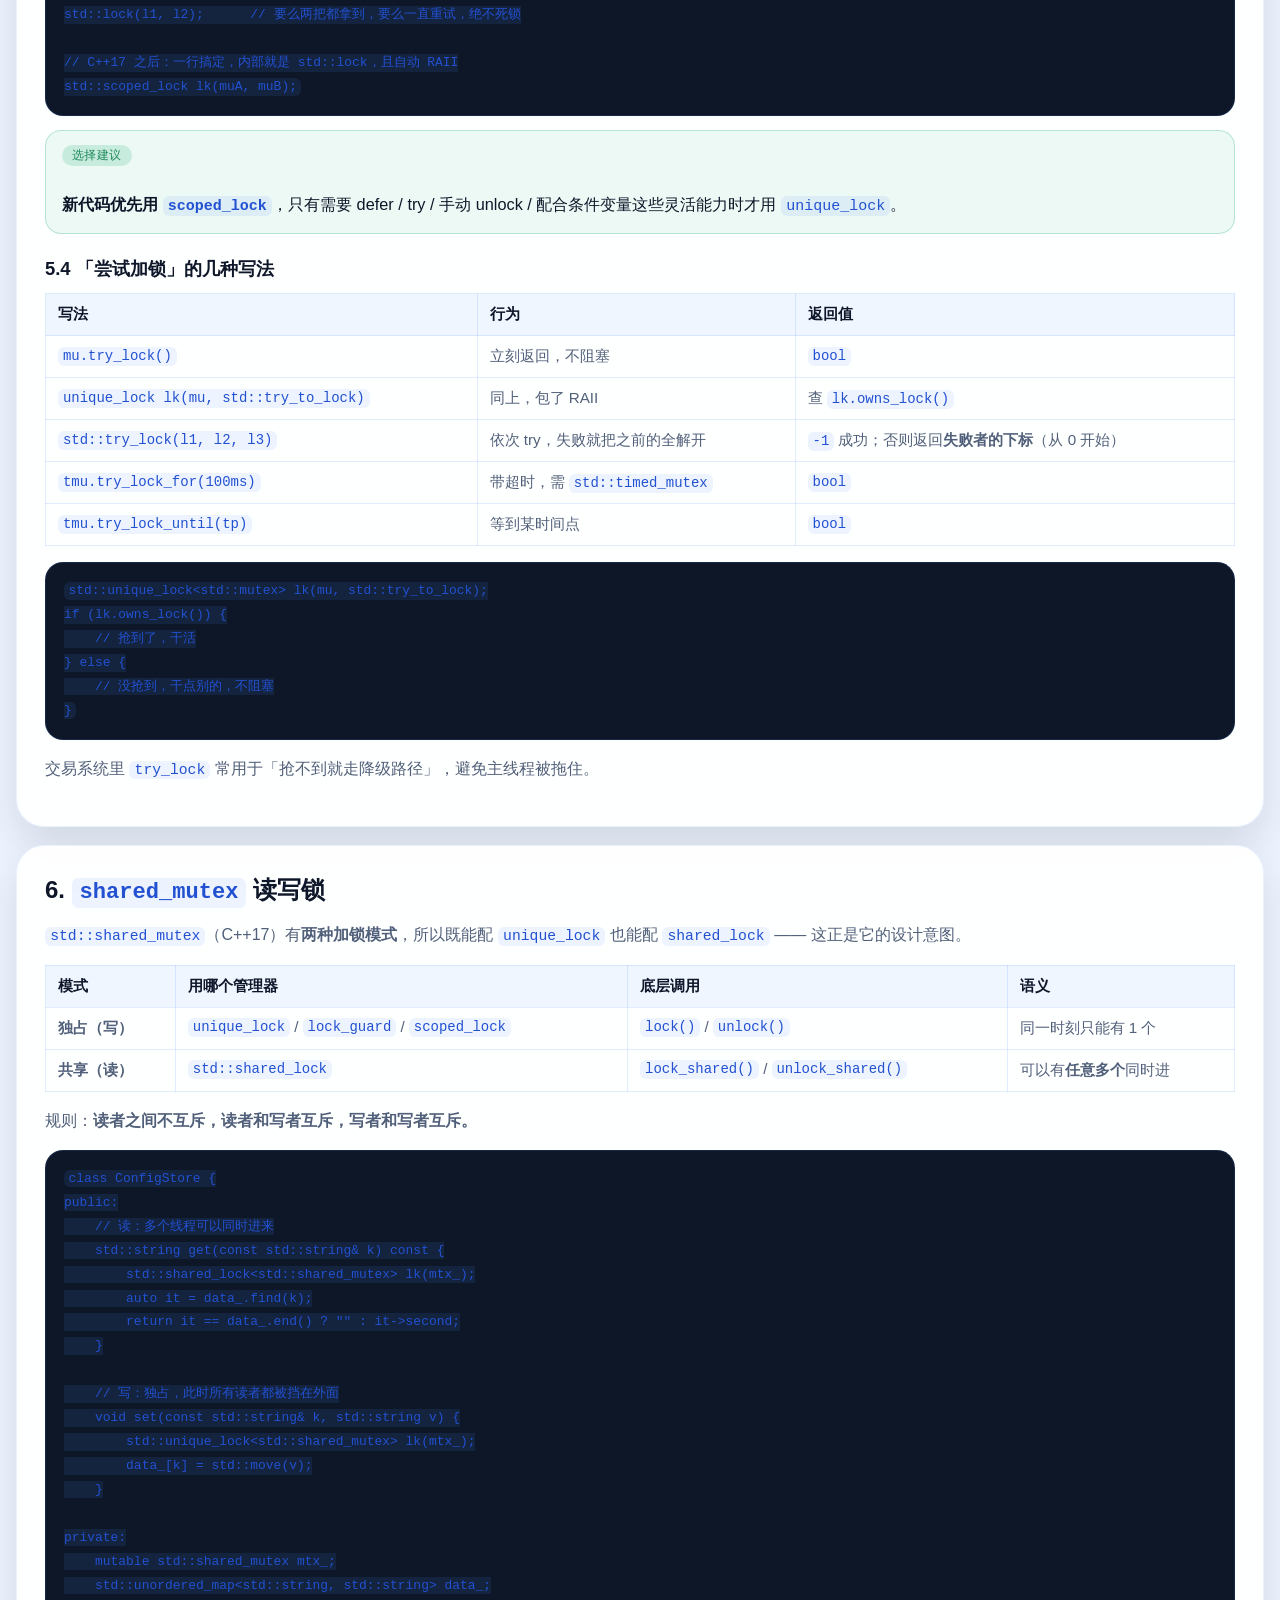
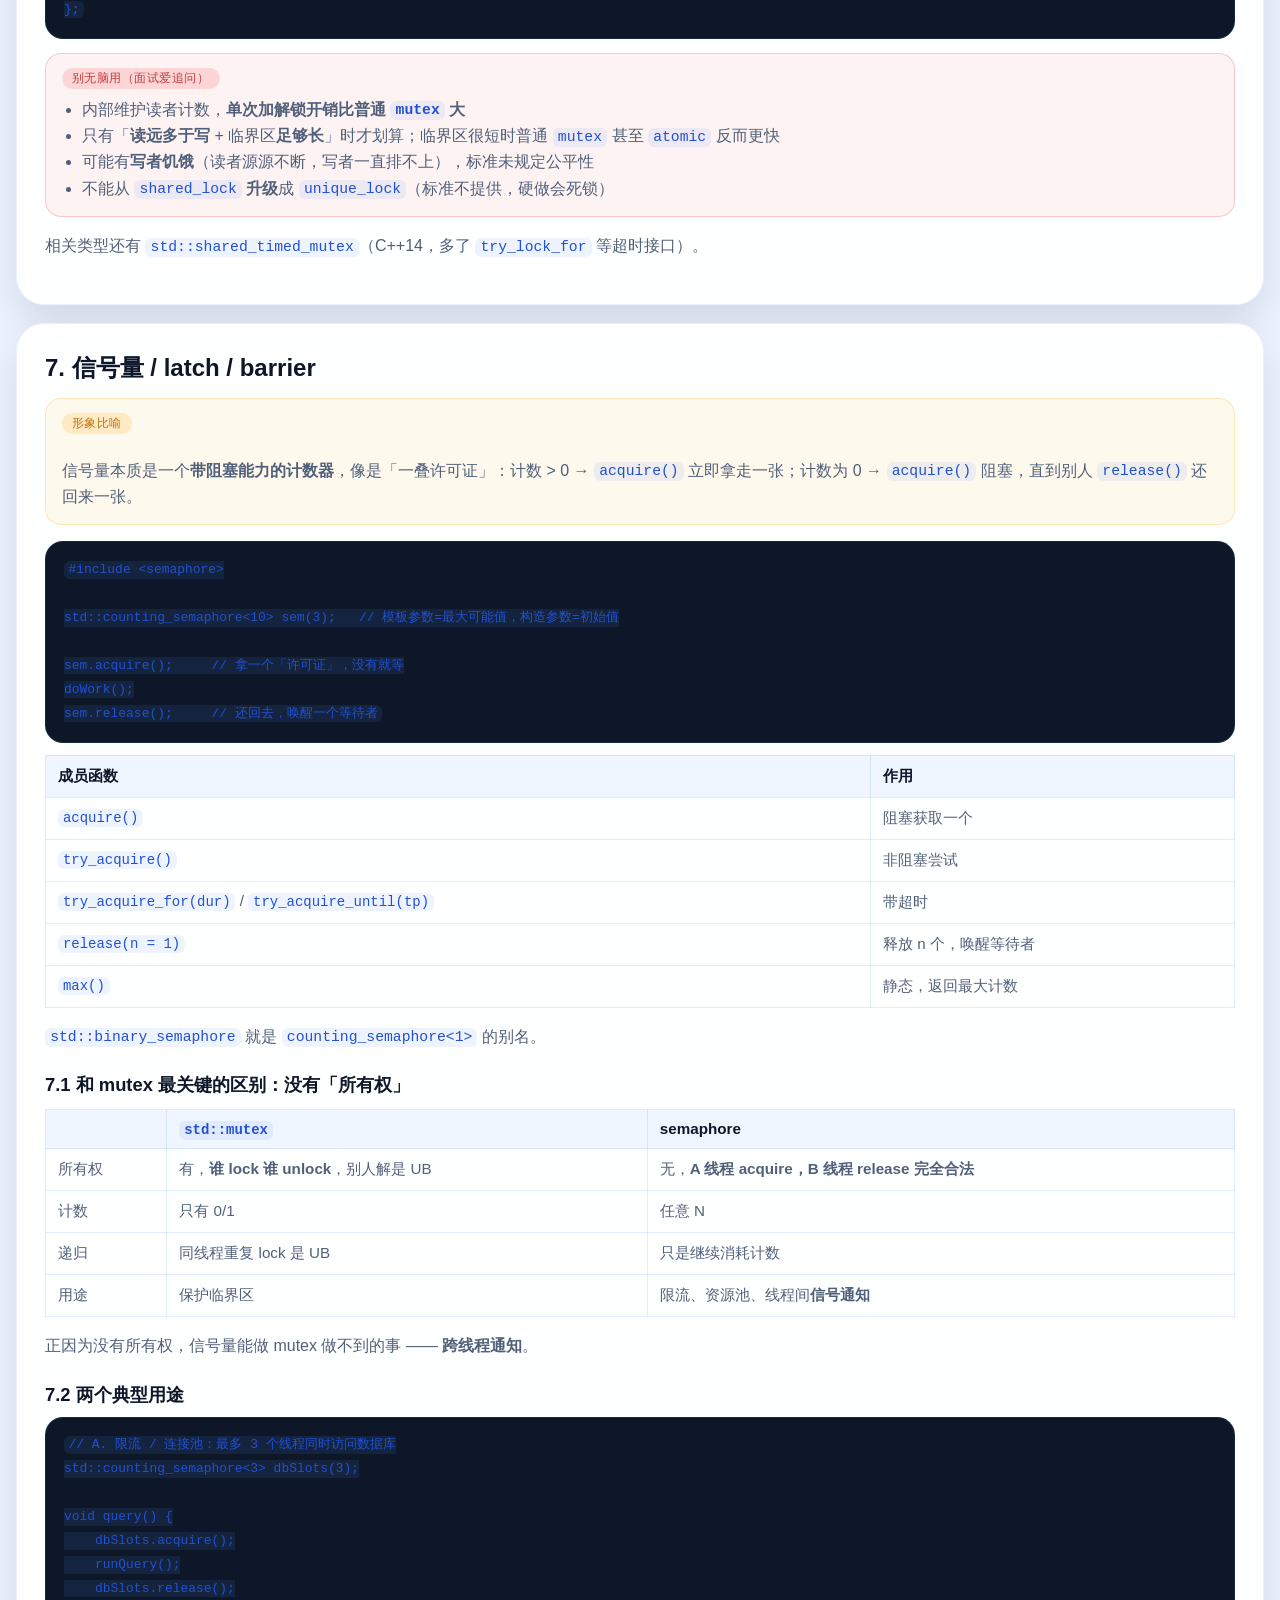
<file: docs/cpp-concurrency-notes.html>
<!DOCTYPE html>
<html lang="zh-CN">

<head>
  <meta charset="UTF-8" />
  <meta name="viewport" content="width=device-width, initial-scale=1.0" />
  <title>C++ 并发形象笔记 · 互斥量/临界区/线程函数/锁/信号量/future</title>
  <meta name="description" content="用单人卫生间比喻讲清互斥量，教你怎么划定临界区边界；并系统整理 std::thread 处理函数、defer_lock 与 std::lock 防死锁、shared_mutex 读写锁、信号量、swap、join 之后的状态、future 与 decltype。" />
  <link rel="stylesheet" href="./style.css" />
</head>

<body class="hundsun-page guide-page">
  <svg class="d-defs" aria-hidden="true" focusable="false">
    <defs>
      <marker id="ah" viewBox="0 0 10 10" refX="9" refY="5" markerWidth="7" markerHeight="7" orient="auto-start-reverse"><path d="M0 0 L10 5 L0 10 Z" fill="rgba(149,179,255,.65)" /></marker>
      <marker id="ah-warn" viewBox="0 0 10 10" refX="9" refY="5" markerWidth="7" markerHeight="7" orient="auto-start-reverse"><path d="M0 0 L10 5 L0 10 Z" fill="rgba(240,86,86,.8)" /></marker>
      <marker id="ah-ok" viewBox="0 0 10 10" refX="9" refY="5" markerWidth="7" markerHeight="7" orient="auto-start-reverse"><path d="M0 0 L10 5 L0 10 Z" fill="rgba(46,182,125,.8)" /></marker>
      <marker id="ah-gold" viewBox="0 0 10 10" refX="9" refY="5" markerWidth="7" markerHeight="7" orient="auto-start-reverse"><path d="M0 0 L10 5 L0 10 Z" fill="rgba(255,176,32,.85)" /></marker>
    </defs>
  </svg>
  <main class="app-shell">
    <section class="hero hero-showcase hundsun-hero">
      <div class="hero-copy">
        <p class="eyebrow">C++ Concurrency</p>
        <h1>并发与线程 · 形象笔记</h1>
        <p>互斥量是「只有一把钥匙的门锁」，临界区是「门里的那段时间」。从这个比喻出发，讲清临界区怎么划、线程有哪些处理函数、锁怎么选、信号量做什么、<code>join</code> 之后发生了什么、<code>future</code> 和 <code>decltype</code> 为什么存在。</p>
        <div class="hero-actions">
          <a class="primary-button" href="./index.html?company=hundsun&amp;category=%E6%81%92%E7%94%9F%20%2F%20%E5%B9%B6%E5%8F%91%E4%B8%8E%E8%BF%9B%E7%A8%8B">刷并发与进程题</a>
          <a class="secondary-button" href="./cpp-containers-notes.html">容器与智能指针</a>
          <a class="secondary-button" href="./cpp-value-semantics.html">拷贝与移动</a>
          <a class="secondary-button" href="./cpp-memory-perf-notes.html">内存与性能</a>
          <a class="secondary-button" href="./linux-sysprog-notes.html">Linux 系统编程</a>
          <a class="secondary-button" href="./db-notes.html">数据库（锁的同一套模型）</a>
          <a class="secondary-button" href="./index.html">返回总题库</a>
        </div>
      </div>
    </section>

    <nav class="hundsun-panel guide-toc">
      <h2>目录</h2>
      <ol>
        <li><a href="#mutex">1. 什么叫互斥量（形象版）</a></li>
        <li><a href="#critical">2. 临界区的起点和终点怎么定</a></li>
        <li><a href="#thread-api">3. 线程处理函数全览</a></li>
        <li><a href="#join">4. <code>join()</code> 之后线程是什么状态</a></li>
        <li><a href="#locks">5. 锁的家族：tag、<code>std::lock</code>、尝试加锁</a></li>
        <li><a href="#shared-mutex">6. <code>shared_mutex</code> 读写锁</a></li>
        <li><a href="#semaphore">7. 信号量 / latch / barrier</a></li>
        <li><a href="#swap">8. <code>swap(other)</code> 的含义</a></li>
        <li><a href="#future">9. <code>future</code> 是什么</a></li>
        <li><a href="#decltype">10. 为什么需要 <code>decltype</code></a></li>
        <li><a href="#cheatsheet">11. 一页速记</a></li>
      </ol>
    </nav>

    <article class="hundsun-panel guide-article" id="mutex">
      <h2>1. 什么叫互斥量（形象版）</h2>
      <div class="guide-callout is-key">
        <span class="callout-label">一句话</span>
        <p><strong>互斥量（mutex）＝ 只有一把钥匙的门锁。谁拿到钥匙谁进屋，其他人在门口排队等。</strong>名字来自 <strong>mut</strong>ual <strong>ex</strong>clusion（互相排斥）。</p>
      </div>

      <div class="guide-callout is-metaphor">
        <span class="callout-label">形象比喻：机场的单人卫生间</span>
        <p>① 甲走过去，门开着 → 进去，反锁（<code>lock()</code>）；② 乙走过来，门锁着 → 在门口等（阻塞）；③ 甲办完事，开锁出来（<code>unlock()</code>）；④ 乙进去，反锁……</p>
      </div>

      <figure class="guide-figure">
        <svg viewBox="0 0 720 250" role="img" aria-label="共享数据像一间单人卫生间，mutex 是门锁，拿到锁的线程进去，其他线程在门口排队">
          <rect class="d-box is-ok" x="440" y="40" width="260" height="110" rx="12" />
          <text class="d-t is-lg is-ok" x="570" y="76" text-anchor="middle">共享数据</text>
          <text class="d-t is-sm is-dim" x="570" y="100" text-anchor="middle">同一时刻只允许一个线程在里面</text>
          <text class="d-t is-sm is-mono is-dim" x="570" y="126" text-anchor="middle">balance / queue / map</text>

          <rect class="d-box is-gold" x="330" y="70" width="86" height="50" rx="8" />
          <text class="d-t is-sm is-gold" x="373" y="92" text-anchor="middle">门锁</text>
          <text class="d-t is-sm is-mono is-gold" x="373" y="110" text-anchor="middle">mutex</text>
          <path class="d-line is-gold" d="M416 95 L436 95" marker-end="url(#ah-gold)" />

          <rect class="d-box" x="180" y="70" width="110" height="50" rx="8" />
          <text class="d-t is-sm is-accent" x="235" y="92" text-anchor="middle">线程 A</text>
          <text class="d-t is-sm is-ok" x="235" y="110" text-anchor="middle">拿到钥匙</text>
          <path class="d-line is-ok" d="M290 95 L326 95" marker-end="url(#ah-ok)" />

          <rect class="d-box is-muted" x="20" y="52" width="120" height="34" rx="6" />
          <text class="d-t is-sm is-dim" x="80" y="74" text-anchor="middle">线程 B 等待</text>
          <rect class="d-box is-muted" x="20" y="94" width="120" height="34" rx="6" />
          <text class="d-t is-sm is-dim" x="80" y="116" text-anchor="middle">线程 C 等待</text>
          <rect class="d-box is-muted" x="20" y="136" width="120" height="34" rx="6" />
          <text class="d-t is-sm is-dim" x="80" y="158" text-anchor="middle">线程 D 等待</text>
          <text class="d-t is-sm is-dim" x="80" y="192" text-anchor="middle">在门口排队</text>

          <path class="d-line is-dash" d="M140 69 L176 88" />
          <path class="d-line is-dash" d="M140 111 L176 102" />
          <path class="d-line is-dash" d="M140 153 L176 116" />

          <text class="d-t is-sm is-dim" x="20" y="228">A 出来（<tspan class="is-mono">unlock</tspan>）之前，B/C/D 一个都进不去；A 一放钥匙，它们再去争这把锁</text>
        </svg>
        <figcaption>互斥量的名字来自 <em>mutual exclusion</em>，作用就是把「同时」变成「排队」。<strong>门里的那段时间就是临界区</strong> —— 它越长，排队的人越多，并发度就越低。</figcaption>
      </figure>

      <div class="guide-table-wrap">
        <table class="guide-table">
          <thead>
            <tr><th>现实</th><th>代码</th></tr>
          </thead>
          <tbody>
            <tr><td>卫生间</td><td>共享数据（<code>balance</code>、<code>queue</code>、<code>map</code>…）</td></tr>
            <tr><td>门锁</td><td><code>std::mutex</code></td></tr>
            <tr><td>反锁进门</td><td><code>mtx.lock()</code></td></tr>
            <tr><td>开锁出门</td><td><code>mtx.unlock()</code></td></tr>
            <tr><td>在门口等</td><td>线程阻塞</td></tr>
            <tr><td>门里的那段时间</td><td><strong>临界区</strong></td></tr>
          </tbody>
        </table>
      </div>

      <h3>1.1 不加锁会怎样？<code>count++</code> 的真相</h3>
      <p>你以为 <code>count++</code> 是一步，其实 CPU 要做<strong>三步</strong>：读进寄存器 → 加 1 → 写回内存。两个线程同时执行时可能这样交错：</p>
      <figure class="guide-figure">
        <svg viewBox="0 0 720 265" role="img" aria-label="两个线程的读改写三步交错执行，导致两次自增只生效一次">
          <text class="d-t is-sm is-dim" x="20" y="22">初始 count = 100</text>
          <line class="d-line is-faint" x1="20" y1="36" x2="700" y2="36" marker-end="url(#ah)" />
          <text class="d-t is-sm is-dim" x="660" y="28">时间</text>

          <text class="d-t is-sm is-accent" x="20" y="86">线程 A</text>
          <rect class="d-box" x="100" y="64" width="110" height="36" rx="6" />
          <text class="d-t is-sm is-accent" x="155" y="87" text-anchor="middle">读到 100</text>
          <rect class="d-box" x="250" y="64" width="110" height="36" rx="6" />
          <text class="d-t is-sm is-accent" x="305" y="87" text-anchor="middle">算出 101</text>
          <rect class="d-box" x="400" y="64" width="110" height="36" rx="6" />
          <text class="d-t is-sm is-accent" x="455" y="87" text-anchor="middle">写回 101</text>

          <text class="d-t is-sm is-gold" x="20" y="150">线程 B</text>
          <rect class="d-box is-gold" x="180" y="128" width="110" height="36" rx="6" />
          <text class="d-t is-sm is-gold" x="235" y="151" text-anchor="middle">读到 100</text>
          <rect class="d-box is-gold" x="330" y="128" width="110" height="36" rx="6" />
          <text class="d-t is-sm is-gold" x="385" y="151" text-anchor="middle">算出 101</text>
          <rect class="d-box is-gold" x="480" y="128" width="110" height="36" rx="6" />
          <text class="d-t is-sm is-gold" x="535" y="151" text-anchor="middle">写回 101</text>

          <path class="d-line is-warn is-dash" d="M235 124 L235 104" marker-end="url(#ah-warn)" />
          <text class="d-t is-sm is-warn" x="243" y="118">A 还没写回，B 读到的仍是旧值</text>

          <rect class="d-box is-warn" x="180" y="196" width="360" height="52" rx="10" />
          <text class="d-t is-sm is-warn" x="360" y="218" text-anchor="middle">最终 count = 101</text>
          <text class="d-t is-sm is-dim" x="360" y="238" text-anchor="middle">两次自增，只生效了一次</text>
          <path class="d-line is-warn" d="M535 168 L535 192" marker-end="url(#ah-warn)" />
        </svg>
        <figcaption><code>count++</code> 看着是一步，实际是<strong>读、改、写三步</strong>。一旦两个线程的三步交错，后写回的那个会把前一个的结果直接覆盖掉 —— 更新就这么丢了。加锁的意义，就是让这三步中途不被插队。</figcaption>
      </figure>
      <p><strong>丢了一次更新</strong>，这就是<strong>数据竞争（data race）</strong>—— 相当于两个人同时挤进同一个隔间，互相把对方的事搅黄了。加锁之后，A 的「读-改-写」三步走完之前，B 根本进不来。</p>

      <h3>1.2 最反直觉的一点：锁保护的不是数据，是「约定」</h3>
      <div class="guide-callout is-warn">
        <span class="callout-label">高频考点</span>
        <pre class="answer-code-block"><code>std::mutex mtx;
int balance = 0;

void safeAdd()   { std::lock_guard&lt;std::mutex&gt; lk(mtx); balance += 100; }  // 守规矩
void sneakyAdd() { balance += 100; }   // ✗ 没加锁，但编译器【一句话都不会说】</code></pre>
        <p><code>mtx</code> 和 <code>balance</code> 之间<strong>没有任何语法上的绑定关系</strong>。比喻：<strong>门锁只锁得住走门的人，有人翻窗户进去，锁一点办法都没有。</strong></p>
      </div>
      <p>所以互斥量是一个<strong>君子协定</strong> —— 全体代码约定好「碰 <code>balance</code> 之前先拿 <code>mtx</code>」，只要有一处忘了，保护就整体失效。正确做法是<strong>把数据和锁封装进类里</strong>，让外人根本没有「翻窗户」的机会：</p>
      <pre class="answer-code-block"><code>class Account {
public:
    void add(int n) {
        std::lock_guard&lt;std::mutex&gt; lk(mtx_);   // 唯一的门
        balance_ += n;
    }
    int get() const {
        std::lock_guard&lt;std::mutex&gt; lk(mtx_);
        return balance_;
    }
private:
    mutable std::mutex mtx_;    // const 方法里要加锁 → mutex 必须 mutable
    int balance_ = 0;           // private，外面碰不到 → 没有窗户可翻
};</code></pre>
      <p><strong>一份数据配一把锁，并且写在一起</strong> —— 这是使用互斥量的第一原则。</p>

      <h3>1.3 第二个关键性质：所有权（谁锁谁开）</h3>
      <pre class="answer-code-block"><code>// 线程A
mtx.lock();
// 线程B
mtx.unlock();   // ✗ 未定义行为！B 没锁过，凭什么解锁</code></pre>
      <p>比喻：钥匙在甲手里，乙不能替甲开门。推论是<strong>同一个线程重复上锁会把自己锁死</strong> —— 你在卫生间里，又想进这个卫生间一次，等于在等你自己出来。真需要重入就用 <code>std::recursive_mutex</code>（但通常说明设计有问题）。</p>

      <h3>1.4 为什么要用 <code>lock_guard</code> 而不是手动 lock/unlock</h3>
      <pre class="answer-code-block"><code>void bad() {
    mtx.lock();
    if (x &lt; 0) return;      // ✗ 提前 return，忘了解锁 → 全场卡死
    doSomething();          // ✗ 这里抛异常，也永远解不了锁
    mtx.unlock();
}

void good() {
    std::lock_guard&lt;std::mutex&gt; lk(mtx);   // 构造 = 锁门
    if (x &lt; 0) return;                     // ✓ lk 析构，自动解锁
    doSomething();                         // ✓ 抛异常栈展开，也自动解锁
}                                          // ✓ 正常结束，自动解锁</code></pre>
      <p>手动版的比喻：你进了卫生间，突然接到电话从<strong>窗户</strong>跑了，门还反锁着 —— 后面所有人永远进不去。RAII 相当于<strong>给门装了自动闭合弹簧</strong>。</p>

      <h3>1.5 常见误区澄清</h3>
      <div class="guide-table-wrap">
        <table class="guide-table">
          <thead>
            <tr><th>误解</th><th>真相</th></tr>
          </thead>
          <tbody>
            <tr><td>加了锁数据就安全了</td><td>只有<strong>所有</strong>访问路径都加锁才安全，漏一处等于没加</td></tr>
            <tr><td>锁保护的是变量</td><td>锁保护的是<strong>一段代码</strong>（临界区），和变量靠约定关联</td></tr>
            <tr><td>锁越多越安全</td><td>多把锁 + 不同顺序＝<strong>死锁</strong>；锁范围过大＝性能崩</td></tr>
            <tr><td>lock 失败会返回错误</td><td><code>lock()</code> <strong>不会失败</strong>，只会一直等；想不等用 <code>try_lock()</code></td></tr>
            <tr><td>读数据不用加锁</td><td>只要有人<strong>写</strong>，读也必须加锁，否则可能读到「半个」值</td></tr>
          </tbody>
        </table>
      </div>
    </article>

    <article class="hundsun-panel guide-article" id="critical">
      <h2>2. 临界区的起点和终点怎么定</h2>
      <div class="guide-callout is-key">
        <span class="callout-label">结论</span>
        <p>临界区不是语言给你的，编译器也不知道它在哪 —— <strong>是你自己划的</strong>。依据只有一条：<strong>从「共享数据的不变量被破坏」开始，到「不变量重新成立」结束。</strong></p>
      </div>

      <h3>2.1 代码层面：边界看得见</h3>
      <pre class="answer-code-block"><code>void deposit(int n) {
    std::lock_guard&lt;std::mutex&gt; lk(mtx);   // ← 临界区开始（构造 = lock）
    balance += n;
}                                          // ← 临界区结束（析构 = unlock）</code></pre>
      <p><code>lock_guard</code> 的生命周期 = 临界区范围。想<strong>精确控制边界</strong>，就用花括号显式框出来：</p>
      <pre class="answer-code-block"><code>void handleOrder(const Order&amp; o) {
    auto msg = parse(o);          // 不碰共享数据，在锁外

    {
        std::lock_guard&lt;std::mutex&gt; lk(mtx);
        orderTable[o.id] = msg;   // ← 只有这一行碰共享数据
    }                             // ← 锁在这里就放掉了

    sendToExchange(msg);          // 耗时 I/O，绝不能在锁里
}</code></pre>
      <p>不加这对花括号，锁会一直持有到函数结尾，把 <code>sendToExchange</code> 这种慢操作也圈进去 —— 功能正确，但吞吐会崩。</p>

      <h3>2.2 逻辑层面：哪些代码该进去</h3>
      <p><strong>第 1 步：找出「共享 + 可变」的数据。</strong>三个条件同时满足才需要保护：会被多个线程访问、至少有一个线程写、不是原子操作。只读常量、线程私有的局部变量、<code>thread_local</code> 都不需要锁。</p>
      <p><strong>第 2 步：找出「不变量」（invariant）</strong>，也就是「这份数据在正常状态下必须成立的性质」。比如双向链表的不变量是「每个节点的 <code>next-&gt;prev == 自己</code>」：</p>
      <pre class="answer-code-block"><code>newNode-&gt;next = cur-&gt;next;
newNode-&gt;prev = cur;
cur-&gt;next-&gt;prev = newNode;   // ← 这几步中间，不变量是【被破坏】的
cur-&gt;next = newNode;         // ← 到这里才恢复</code></pre>
      <figure class="guide-figure">
        <svg viewBox="0 0 720 270" role="img" aria-label="临界区必须覆盖不变量被破坏到重新成立的整个区间，锁外的解析和 IO 不该被圈进来">
          <text class="d-t is-sm is-dim" x="20" y="24">一次下单处理的时间线</text>

          <rect class="d-box is-muted" x="20" y="72" width="150" height="44" rx="8" />
          <text class="d-t is-sm is-dim" x="95" y="92" text-anchor="middle">解析报文</text>
          <text class="d-t is-sm is-dim" x="95" y="109" text-anchor="middle">不碰共享数据</text>

          <rect class="d-box is-warn" x="190" y="72" width="290" height="44" rx="8" />
          <text class="d-t is-sm is-warn" x="335" y="92" text-anchor="middle">改写共享的订单表</text>
          <text class="d-t is-sm is-dim" x="335" y="109" text-anchor="middle">改到一半时，结构是断裂的</text>

          <rect class="d-box is-muted" x="500" y="72" width="200" height="44" rx="8" />
          <text class="d-t is-sm is-dim" x="600" y="92" text-anchor="middle">发往交易所</text>
          <text class="d-t is-sm is-dim" x="600" y="109" text-anchor="middle">耗时 IO</text>

          <path class="d-line is-ok" d="M190 142 L190 160 L480 160 L480 142" />
          <text class="d-t is-sm is-ok" x="335" y="180" text-anchor="middle">临界区就该正好是这一段</text>
          <text class="d-t is-sm is-dim" x="335" y="200" text-anchor="middle">从不变量被破坏，到不变量重新成立</text>

          <path class="d-line is-warn is-dash" d="M20 232 L700 232" />
          <text class="d-t is-sm is-warn" x="360" y="224" text-anchor="middle">若图省事直接锁到函数结尾，这段 IO 也被圈进来 —— 功能仍对，吞吐塌方</text>
          <text class="d-t is-sm is-dim" x="360" y="258" text-anchor="middle">锁的持有时间，直接决定了系统能并行到什么程度</text>
        </svg>
        <figcaption><strong>临界区必须完整覆盖「破坏 → 恢复」的整个过程</strong>，但也仅限于这一段。判断依据不是「哪一行写了变量」，而是「从哪儿开始别人看到的数据是不自洽的，到哪儿又重新自洽」。</figcaption>
      </figure>

      <p><strong>临界区必须完整覆盖「破坏 → 恢复」的整个过程</strong>。此时若别的线程闯进来遍历链表，看到的就是一个断裂的结构。这个标准比「哪一行写了变量」更本质。</p>

      <h3>2.3 划错的两种典型错误</h3>
      <div class="guide-callout is-warn">
        <span class="callout-label">错误 A：划太小 —— check-then-act 竞态</span>
        <pre class="answer-code-block"><code>// 错误写法
if (!queue.empty()) {          // 临界区①：检查
    auto item = queue.front();  // 临界区②：取用
    queue.pop();
}</code></pre>
        <p>即使 <code>empty()</code>、<code>front()</code>、<code>pop()</code> <strong>每一个内部都加了锁</strong>，整体依然是错的 —— ①和②之间锁被放掉了，别的线程可能刚好把最后一个元素 pop 走，于是你对空队列调用 <code>front()</code>。</p>
        <p><strong>判据：只要一段逻辑是「先判断状态，再依据判断结果操作」，这两步之间就不能放锁。</strong></p>
      </div>
      <pre class="answer-code-block"><code>bool tryPop(T&amp; out) {
    std::lock_guard&lt;std::mutex&gt; lk(mtx);
    if (queue.empty()) return false;
    out = std::move(queue.front());
    queue.pop();
    return true;
}</code></pre>

      <div class="guide-callout is-warn">
        <span class="callout-label">错误 B：划太大 —— 性能塌方 / 死锁</span>
        <pre class="answer-code-block"><code>// 不好
std::lock_guard&lt;std::mutex&gt; lk(mtx);
auto data = table[id];
writeToDisk(data);        // 几毫秒的 I/O，全程占着锁
notifyUser(callback);     // 调用外部回调，它可能再去抢别的锁 → 死锁

// 改成
Data data;
{
    std::lock_guard&lt;std::mutex&gt; lk(mtx);
    data = table[id];     // 只把共享数据【拷】出来
}
writeToDisk(data);        // 锁外做慢活
notifyUser(callback);</code></pre>
        <p><strong>两条硬规则</strong>：锁内不做 I/O、不做内存分配、不做长计算；锁内绝不调用用户提供的回调 / 虚函数（你不知道它会去锁什么，是死锁高发区）。</p>
      </div>

      <h3>2.4 条件变量下的临界区（断开又接上）</h3>
      <pre class="answer-code-block"><code>std::unique_lock&lt;std::mutex&gt; lk(mtx);          // 临界区开始

cv.wait(lk, []{ return !queue.empty(); });     // 等待期间：锁被放开，别人可以进
                                               // 返回时：锁已重新持有
auto item = queue.front();                     // 临界区继续
queue.pop();

lk.unlock();                                   // 可以提前手动结束
process(item);                                 // 锁外处理</code></pre>
      <p>这也是 <code>wait</code> 必须用 <code>unique_lock</code> 而不能用 <code>lock_guard</code> 的原因 —— 它需要中途 unlock/lock 的能力，而 <code>lock_guard</code> 没有这些成员函数。</p>

      <h3>2.5 更好的做法：把边界封装掉</h3>
      <p>不要让调用方自己判断临界区在哪，<strong>让数据结构自己保证线程安全</strong>。接口设计原则：<strong>对外暴露的每个函数本身就是一个完整的临界区，调用方无论怎么组合都不会出竞态。</strong></p>
      <p>这也解释了为什么标准库不提供线程安全的 <code>std::queue</code> —— 因为 <code>empty</code> / <code>front</code> / <code>pop</code> 这套接口天生无法做到线程安全，必须重新设计接口。</p>

      <div class="guide-callout is-key">
        <span class="callout-label">实操判定流程</span>
        <ol>
          <li>这段代码碰了哪些数据？逐个标记：私有的 / 只读的 / 共享可写的</li>
          <li>共享可写的那些，用哪把锁保护？一份数据配一把明确的锁，写在注释里</li>
          <li>数据从哪一行开始处于「中间态」，到哪一行恢复一致？这就是最小边界</li>
          <li>有没有「先查后用」？有就必须合并进同一个临界区</li>
          <li>边界内有没有慢操作或外部回调？有就挪出去</li>
        </ol>
      </div>
    </article>

    <article class="hundsun-panel guide-article" id="thread-api">
      <h2>3. 线程处理函数全览</h2>

      <h3>3.1 <code>std::thread</code> 成员函数（<code>&lt;thread&gt;</code>）</h3>
      <div class="guide-table-wrap">
        <table class="guide-table">
          <thead>
            <tr><th>函数</th><th>作用</th></tr>
          </thead>
          <tbody>
            <tr><td><code>thread(f, args...)</code></td><td>构造并<strong>立即启动</strong>线程</td></tr>
            <tr><td><code>join()</code></td><td>阻塞等待线程结束并回收</td></tr>
            <tr><td><code>detach()</code></td><td>分离，线程后台自生自灭；之后不能再 join</td></tr>
            <tr><td><code>joinable()</code></td><td>是否还关联着一个未 join/detach 的线程</td></tr>
            <tr><td><code>get_id()</code></td><td>返回 <code>std::thread::id</code></td></tr>
            <tr><td><code>native_handle()</code></td><td>拿底层句柄（Linux 上常是 <code>pthread_t</code>）</td></tr>
            <tr><td><code>swap(other)</code></td><td>交换两个 thread 对象管理的线程</td></tr>
            <tr><td><code>operator=</code>（移动）</td><td>转移线程所有权，<strong>不可拷贝</strong></td></tr>
            <tr><td><code>hardware_concurrency()</code></td><td><strong>静态</strong>函数，返回建议并发数（≈逻辑核数，仅供参考）</td></tr>
          </tbody>
        </table>
      </div>
      <div class="guide-callout is-warn">
        <span class="callout-label">最容易踩的坑</span>
        <p><code>std::thread</code> 析构时若仍 <code>joinable()</code>，直接 <code>std::terminate</code> 终止进程。标准这么设计是<strong>故意的</strong> —— 与其让你在「静默 detach」和「静默阻塞」之间猜，不如立刻崩给你看。</p>
      </div>

      <h3>3.2 <code>std::this_thread</code> 命名空间</h3>
      <div class="guide-table-wrap">
        <table class="guide-table">
          <thead>
            <tr><th>函数</th><th>作用</th></tr>
          </thead>
          <tbody>
            <tr><td><code>get_id()</code></td><td>当前线程 id</td></tr>
            <tr><td><code>yield()</code></td><td>提示调度器让出 CPU（自旋等待里常用）</td></tr>
            <tr><td><code>sleep_for(dur)</code></td><td>睡一段时长</td></tr>
            <tr><td><code>sleep_until(tp)</code></td><td>睡到某个时间点</td></tr>
          </tbody>
        </table>
      </div>

      <h3>3.3 <code>std::jthread</code>（C++20）</h3>
      <p><code>std::thread</code> 的改进版，解决两个痛点：<strong>析构自动 join</strong>（不会因为忘记 join 而 terminate）、<strong>协作式取消</strong>（支持 <code>stop_token</code>）。</p>
      <pre class="answer-code-block"><code>std::jthread t([](std::stop_token st) {
    while (!st.stop_requested()) {
        doWork();
    }
});
// 析构时自动 request_stop() + join()</code></pre>
      <p>新增 <code>request_stop()</code> / <code>get_stop_token()</code> / <code>get_stop_source()</code>。<strong>新代码优先用 <code>jthread</code>。</strong></p>

      <h3>3.4 更高层的异步工具（<code>&lt;future&gt;</code>）</h3>
      <div class="guide-table-wrap">
        <table class="guide-table">
          <thead>
            <tr><th>工具</th><th>作用</th></tr>
          </thead>
          <tbody>
            <tr><td><code>std::async(policy, f, args...)</code></td><td>异步跑一个任务，返回 <code>future</code></td></tr>
            <tr><td><code>std::future&lt;T&gt;</code></td><td>取结果：<code>get()</code> / <code>wait()</code> / <code>wait_for()</code> / <code>valid()</code></td></tr>
            <tr><td><code>std::shared_future&lt;T&gt;</code></td><td>可多次 <code>get</code>、可拷贝的 future</td></tr>
            <tr><td><code>std::promise&lt;T&gt;</code></td><td>手动往 future 里塞值：<code>set_value()</code> / <code>set_exception()</code></td></tr>
            <tr><td><code>std::packaged_task&lt;F&gt;</code></td><td>把可调用体包成「可异步执行 + 带 future」</td></tr>
          </tbody>
        </table>
      </div>

      <h3>3.5 一次性初始化（<code>&lt;mutex&gt;</code>）</h3>
      <pre class="answer-code-block"><code>std::once_flag flag;

void init() {
    std::call_once(flag, [] {
        loadConfig();      // 无论多少线程进来，只跑一次
    });
}</code></pre>

      <div class="guide-ascii">最底层：std::thread / jthread     —— 我自己管线程
中间层：std::async / future        —— 我只关心结果
同步层：mutex / condition_variable / atomic —— 线程之间怎么协作</div>
    </article>

    <article class="hundsun-panel guide-article" id="join">
      <h2>4. <code>join()</code> 之后线程是什么状态</h2>
      <p>要分成<strong>两个东西</strong>来看，这是理解的关键：</p>
      <div class="guide-table-wrap">
        <table class="guide-table">
          <thead>
            <tr><th></th><th>join 之前</th><th>join 之后</th></tr>
          </thead>
          <tbody>
            <tr><td><strong>操作系统线程</strong></td><td>正在跑 / 已跑完但未回收</td><td><strong>已彻底结束，内核资源全部回收</strong></td></tr>
            <tr><td><strong><code>std::thread</code> 对象</strong></td><td><code>joinable() == true</code></td><td><strong>变成「空壳」</strong>，<code>joinable() == false</code></td></tr>
          </tbody>
        </table>
      </div>
      <pre class="answer-code-block"><code>std::thread t(work);

t.join();
// 1. 阻塞【当前线程】，直到 work() 执行完毕并返回
// 2. 回收该线程的内核资源（栈、TCB 等）
// 3. 把 t 置为「不关联任何线程」的状态

assert(!t.joinable());                       // true
assert(t.get_id() == std::thread::id{});     // 变回默认构造的空 id

t = std::thread(anotherWork);   // ✓ t 这个对象还活着，可以重新赋值
t.join();
t.join();                       // ✗ 抛 std::system_error，不能 join 两次</code></pre>

      <div class="guide-table-wrap">
        <table class="guide-table">
          <thead>
            <tr><th></th><th><code>join()</code></th><th><code>detach()</code></th></tr>
          </thead>
          <tbody>
            <tr><td>当前线程</td><td><strong>阻塞等待</strong></td><td>立即返回</td></tr>
            <tr><td>线程资源何时回收</td><td>join 返回时，<strong>由你回收</strong></td><td>线程自己跑完时，<strong>由运行时回收</strong></td></tr>
            <tr><td>之后还能拿到结果/异常吗</td><td>能（配合 future）</td><td><strong>不能</strong>，彻底失联</td></tr>
            <tr><td><code>thread</code> 对象状态</td><td>变空壳</td><td>变空壳</td></tr>
          </tbody>
        </table>
      </div>

      <div class="guide-callout is-warn">
        <span class="callout-label"><code>detach</code> 的最大危险：悬空引用</span>
        <pre class="answer-code-block"><code>void bad() {
    int local = 42;
    std::thread t([&amp;] { std::cout &lt;&lt; local; });   // 捕获局部变量的引用
    t.detach();
}   // ✗ 函数返回，local 销毁，但线程可能还在跑 → UB</code></pre>
      </div>

      <p>忘记 join 的解决办法：用 C++20 的 <code>std::jthread</code>，或自己写个 RAII 包装：</p>
      <pre class="answer-code-block"><code>class ThreadGuard {
public:
    explicit ThreadGuard(std::thread t) : t_(std::move(t)) {}
    ~ThreadGuard() { if (t_.joinable()) t_.join(); }

    ThreadGuard(const ThreadGuard&amp;) = delete;
    ThreadGuard&amp; operator=(const ThreadGuard&amp;) = delete;
private:
    std::thread t_;
};</code></pre>
    </article>

    <article class="hundsun-panel guide-article" id="locks">
      <h2>5. 锁的家族：tag、<code>std::lock</code>、尝试加锁</h2>

      <h3>5.1 先分清：互斥量 ≠ 锁管理器</h3>
      <pre class="answer-code-block"><code>std::unique_lock&lt;std::mutex&gt; l1(muA, std::defer_lock);
//                           ↑        ↑
//                        管理器名   被管理的互斥量</code></pre>
      <div class="guide-table-wrap">
        <table class="guide-table">
          <thead>
            <tr><th></th><th>是什么</th><th>例子</th></tr>
          </thead>
          <tbody>
            <tr><td><code>std::mutex muA</code></td><td><strong>互斥量本身</strong>，真正的共享资源，通常是成员或全局变量，长期存活</td><td><code>muA</code>、<code>muB</code></td></tr>
            <tr><td><code>std::unique_lock l1</code></td><td><strong>RAII 管理器</strong>，短命的栈上对象，负责在合适时机 lock/unlock <code>muA</code></td><td><code>l1</code>、<code>l2</code></td></tr>
          </tbody>
        </table>
      </div>
      <p>顺带一提：<code>l1</code> 是小写字母 <strong>L</strong> 加数字 <strong>1</strong>，读作 "lock 1"，是普通变量名。C++ 标识符<strong>不能以数字开头</strong>，<code>11</code> 是非法的。示例代码图省事才这么写，实际建议用有意义的名字如 <code>lockAccount</code>。</p>

      <h3>5.2 三个 tag</h3>
      <div class="guide-table-wrap">
        <table class="guide-table">
          <thead>
            <tr><th>tag</th><th>含义</th></tr>
          </thead>
          <tbody>
            <tr><td>不传</td><td>构造时<strong>立即加锁</strong>（阻塞直到拿到）</td></tr>
            <tr><td><code>std::defer_lock</code></td><td><strong>先不加锁</strong>，只接管管理权，之后手动 <code>lock()</code></td></tr>
            <tr><td><code>std::try_to_lock</code></td><td><strong>尝试</strong>加锁，失败也不阻塞，用 <code>owns_lock()</code> 查结果</td></tr>
            <tr><td><code>std::adopt_lock</code></td><td>「我<strong>已经</strong>在外面加过锁了」，你只管负责解锁</td></tr>
          </tbody>
        </table>
      </div>
      <p><code>defer_lock</code> 的主要用途就是配合 <code>std::lock</code> —— 因为 <code>std::lock</code> 需要自己控制加锁顺序，所以构造时必须先别锁上。</p>

      <h3>5.3 <code>std::lock</code> 怎么避免死锁</h3>
      <figure class="guide-figure">
        <svg viewBox="0 0 720 300" role="img" aria-label="两个线程按相反顺序加锁形成循环等待，std::lock 通过失败即全部放手来打破环">
          <text class="d-t is-sm is-warn" x="20" y="24">死锁是怎么形成的：两边加锁顺序相反</text>

          <rect class="d-box is-warn" x="60" y="40" width="150" height="44" rx="8" />
          <text class="d-t is-sm is-warn" x="135" y="60" text-anchor="middle">线程 A</text>
          <text class="d-t is-sm is-mono is-dim" x="135" y="77" text-anchor="middle">先 muA 后 muB</text>

          <rect class="d-box is-warn" x="440" y="40" width="150" height="44" rx="8" />
          <text class="d-t is-sm is-warn" x="515" y="60" text-anchor="middle">线程 B</text>
          <text class="d-t is-sm is-mono is-dim" x="515" y="77" text-anchor="middle">先 muB 后 muA</text>

          <rect class="d-box is-gold" x="60" y="150" width="150" height="40" rx="8" />
          <text class="d-t is-sm is-mono is-gold" x="135" y="175" text-anchor="middle">muA</text>
          <rect class="d-box is-gold" x="440" y="150" width="150" height="40" rx="8" />
          <text class="d-t is-sm is-mono is-gold" x="515" y="175" text-anchor="middle">muB</text>

          <path class="d-line is-ok" d="M100 88 L100 146" marker-end="url(#ah-ok)" />
          <text class="d-t is-sm is-ok" x="20" y="122">已持有</text>
          <path class="d-line is-ok" d="M550 88 L550 146" marker-end="url(#ah-ok)" />
          <text class="d-t is-sm is-ok" x="600" y="122">已持有</text>

          <path class="d-line is-warn" d="M210 70 L432 158" marker-end="url(#ah-warn)" />
          <path class="d-line is-warn" d="M440 70 L218 158" marker-end="url(#ah-warn)" />
          <rect class="d-mask" x="248" y="94" width="154" height="46" rx="8" />
          <rect class="d-box is-warn" x="248" y="94" width="154" height="46" rx="8" />
          <text class="d-t is-sm is-warn" x="325" y="113" text-anchor="middle">各自攥着一把</text>
          <text class="d-t is-sm is-warn" x="325" y="132" text-anchor="middle">又都在等对方</text>

          <line class="d-line is-faint" x1="20" y1="216" x2="700" y2="216" />

          <text class="d-t is-sm is-ok" x="20" y="244">std::lock 的破环办法：只要有一把没拿到，就把已经拿到的<tspan class="is-ok">全部松手</tspan>再重来</text>
          <rect class="d-box is-ok" x="20" y="256" width="200" height="34" rx="6" />
          <text class="d-t is-sm is-ok" x="120" y="278" text-anchor="middle">锁住第一把</text>
          <path class="d-line is-ok" d="M220 273 L246 273" marker-end="url(#ah-ok)" />
          <rect class="d-box is-ok" x="250" y="256" width="200" height="34" rx="6" />
          <text class="d-t is-sm is-ok" x="350" y="278" text-anchor="middle">其余逐个 try_lock</text>
          <path class="d-line is-ok" d="M450 273 L476 273" marker-end="url(#ah-ok)" />
          <rect class="d-box is-ok" x="480" y="256" width="220" height="34" rx="6" />
          <text class="d-t is-sm is-ok" x="590" y="278" text-anchor="middle">有一把失败 → 全放手重来</text>
        </svg>
        <figcaption>死锁的四个必要条件里，最容易打破的是<strong>「占有并等待」</strong>。<code>std::lock</code> 正是从这里下手：宁可全部松手重来，也绝不攥着一把去等另一把，所以永远形不成环。工程上更简单的做法是<strong>全局约定一个固定的加锁顺序</strong>。</figcaption>
      </figure>
      <p>关键在于<strong>失败时立刻全部放手</strong>，不会「攥着一把等另一把」，所以不会形成循环等待。</p>
      <pre class="answer-code-block"><code>std::unique_lock&lt;std::mutex&gt; l1(muA, std::defer_lock);
std::unique_lock&lt;std::mutex&gt; l2(muB, std::defer_lock);
std::lock(l1, l2);      // 要么两把都拿到，要么一直重试，绝不死锁

// C++17 之后：一行搞定，内部就是 std::lock，且自动 RAII
std::scoped_lock lk(muA, muB);</code></pre>
      <div class="guide-callout is-key">
        <span class="callout-label">选择建议</span>
        <p><strong>新代码优先用 <code>scoped_lock</code></strong>，只有需要 defer / try / 手动 unlock / 配合条件变量这些灵活能力时才用 <code>unique_lock</code>。</p>
      </div>

      <h3>5.4 「尝试加锁」的几种写法</h3>
      <div class="guide-table-wrap">
        <table class="guide-table">
          <thead>
            <tr><th>写法</th><th>行为</th><th>返回值</th></tr>
          </thead>
          <tbody>
            <tr><td><code>mu.try_lock()</code></td><td>立刻返回，不阻塞</td><td><code>bool</code></td></tr>
            <tr><td><code>unique_lock lk(mu, std::try_to_lock)</code></td><td>同上，包了 RAII</td><td>查 <code>lk.owns_lock()</code></td></tr>
            <tr><td><code>std::try_lock(l1, l2, l3)</code></td><td>依次 try，失败就把之前的全解开</td><td><code>-1</code> 成功；否则返回<strong>失败者的下标</strong>（从 0 开始）</td></tr>
            <tr><td><code>tmu.try_lock_for(100ms)</code></td><td>带超时，需 <code>std::timed_mutex</code></td><td><code>bool</code></td></tr>
            <tr><td><code>tmu.try_lock_until(tp)</code></td><td>等到某时间点</td><td><code>bool</code></td></tr>
          </tbody>
        </table>
      </div>
      <pre class="answer-code-block"><code>std::unique_lock&lt;std::mutex&gt; lk(mu, std::try_to_lock);
if (lk.owns_lock()) {
    // 抢到了，干活
} else {
    // 没抢到，干点别的，不阻塞
}</code></pre>
      <p>交易系统里 <code>try_lock</code> 常用于「抢不到就走降级路径」，避免主线程被拖住。</p>
    </article>

    <article class="hundsun-panel guide-article" id="shared-mutex">
      <h2>6. <code>shared_mutex</code> 读写锁</h2>
      <p><code>std::shared_mutex</code>（C++17）有<strong>两种加锁模式</strong>，所以既能配 <code>unique_lock</code> 也能配 <code>shared_lock</code> —— 这正是它的设计意图。</p>
      <div class="guide-table-wrap">
        <table class="guide-table">
          <thead>
            <tr><th>模式</th><th>用哪个管理器</th><th>底层调用</th><th>语义</th></tr>
          </thead>
          <tbody>
            <tr><td><strong>独占（写）</strong></td><td><code>unique_lock</code> / <code>lock_guard</code> / <code>scoped_lock</code></td><td><code>lock()</code> / <code>unlock()</code></td><td>同一时刻只能有 1 个</td></tr>
            <tr><td><strong>共享（读）</strong></td><td><code>std::shared_lock</code></td><td><code>lock_shared()</code> / <code>unlock_shared()</code></td><td>可以有<strong>任意多个</strong>同时进</td></tr>
          </tbody>
        </table>
      </div>
      <p>规则：<strong>读者之间不互斥，读者和写者互斥，写者和写者互斥。</strong></p>
      <pre class="answer-code-block"><code>class ConfigStore {
public:
    // 读：多个线程可以同时进来
    std::string get(const std::string&amp; k) const {
        std::shared_lock&lt;std::shared_mutex&gt; lk(mtx_);
        auto it = data_.find(k);
        return it == data_.end() ? "" : it-&gt;second;
    }

    // 写：独占，此时所有读者都被挡在外面
    void set(const std::string&amp; k, std::string v) {
        std::unique_lock&lt;std::shared_mutex&gt; lk(mtx_);
        data_[k] = std::move(v);
    }

private:
    mutable std::shared_mutex mtx_;
    std::unordered_map&lt;std::string, std::string&gt; data_;
};</code></pre>
      <div class="guide-callout is-warn">
        <span class="callout-label">别无脑用（面试爱追问）</span>
        <ul>
          <li>内部维护读者计数，<strong>单次加解锁开销比普通 <code>mutex</code> 大</strong></li>
          <li>只有「<strong>读远多于写</strong> + 临界区<strong>足够长</strong>」时才划算；临界区很短时普通 <code>mutex</code> 甚至 <code>atomic</code> 反而更快</li>
          <li>可能有<strong>写者饥饿</strong>（读者源源不断，写者一直排不上），标准未规定公平性</li>
          <li>不能从 <code>shared_lock</code> <strong>升级</strong>成 <code>unique_lock</code>（标准不提供，硬做会死锁）</li>
        </ul>
      </div>
      <p>相关类型还有 <code>std::shared_timed_mutex</code>（C++14，多了 <code>try_lock_for</code> 等超时接口）。</p>
    </article>

    <article class="hundsun-panel guide-article" id="semaphore">
      <h2>7. 信号量 / latch / barrier</h2>
      <div class="guide-callout is-metaphor">
        <span class="callout-label">形象比喻</span>
        <p>信号量本质是一个<strong>带阻塞能力的计数器</strong>，像是「一叠许可证」：计数 &gt; 0 → <code>acquire()</code> 立即拿走一张；计数为 0 → <code>acquire()</code> 阻塞，直到别人 <code>release()</code> 还回来一张。</p>
      </div>
      <pre class="answer-code-block"><code>#include &lt;semaphore&gt;

std::counting_semaphore&lt;10&gt; sem(3);   // 模板参数=最大可能值，构造参数=初始值

sem.acquire();     // 拿一个「许可证」，没有就等
doWork();
sem.release();     // 还回去，唤醒一个等待者</code></pre>
      <div class="guide-table-wrap">
        <table class="guide-table">
          <thead>
            <tr><th>成员函数</th><th>作用</th></tr>
          </thead>
          <tbody>
            <tr><td><code>acquire()</code></td><td>阻塞获取一个</td></tr>
            <tr><td><code>try_acquire()</code></td><td>非阻塞尝试</td></tr>
            <tr><td><code>try_acquire_for(dur)</code> / <code>try_acquire_until(tp)</code></td><td>带超时</td></tr>
            <tr><td><code>release(n = 1)</code></td><td>释放 n 个，唤醒等待者</td></tr>
            <tr><td><code>max()</code></td><td>静态，返回最大计数</td></tr>
          </tbody>
        </table>
      </div>
      <p><code>std::binary_semaphore</code> 就是 <code>counting_semaphore&lt;1&gt;</code> 的别名。</p>

      <h3>7.1 和 mutex 最关键的区别：没有「所有权」</h3>
      <div class="guide-table-wrap">
        <table class="guide-table">
          <thead>
            <tr><th></th><th><code>std::mutex</code></th><th>semaphore</th></tr>
          </thead>
          <tbody>
            <tr><td>所有权</td><td>有，<strong>谁 lock 谁 unlock</strong>，别人解是 UB</td><td>无，<strong>A 线程 acquire，B 线程 release 完全合法</strong></td></tr>
            <tr><td>计数</td><td>只有 0/1</td><td>任意 N</td></tr>
            <tr><td>递归</td><td>同线程重复 lock 是 UB</td><td>只是继续消耗计数</td></tr>
            <tr><td>用途</td><td>保护临界区</td><td>限流、资源池、线程间<strong>信号通知</strong></td></tr>
          </tbody>
        </table>
      </div>
      <p>正因为没有所有权，信号量能做 mutex 做不到的事 —— <strong>跨线程通知</strong>。</p>

      <h3>7.2 两个典型用途</h3>
      <pre class="answer-code-block"><code>// A. 限流 / 连接池：最多 3 个线程同时访问数据库
std::counting_semaphore&lt;3&gt; dbSlots(3);

void query() {
    dbSlots.acquire();
    runQuery();
    dbSlots.release();
}

// B. 生产者-消费者
std::counting_semaphore&lt;1000&gt; items(0);   // 初始 0 个商品

void producer() {
    queue.push(x);
    items.release();       // 商品 +1，唤醒一个消费者
}
void consumer() {
    items.acquire();       // 没商品就等
    auto x = queue.pop();
}</code></pre>
      <p>⚠️ 注意：<code>queue</code> 本身还是要另配 mutex 保护，信号量只负责「有没有」的计数通知。</p>

      <h3>7.3 <code>latch</code> 与 <code>barrier</code>（C++20）</h3>
      <div class="guide-table-wrap">
        <table class="guide-table">
          <thead>
            <tr><th>工具</th><th>语义</th></tr>
          </thead>
          <tbody>
            <tr><td><code>std::latch</code></td><td><strong>一次性</strong>倒计时门闩，<code>count_down()</code> 到 0 时所有 <code>wait()</code> 放行，不可重置</td></tr>
            <tr><td><code>std::barrier</code></td><td><strong>可重复</strong>的集合点，N 个线程都到齐才一起放行，然后自动重置进入下一轮</td></tr>
          </tbody>
        </table>
      </div>
      <pre class="answer-code-block"><code>std::latch startGate(1);

// 工作线程
startGate.wait();       // 全部卡在这里
// 主线程
startGate.count_down(); // 一声令下，全部同时开跑</code></pre>
    </article>

    <article class="hundsun-panel guide-article" id="swap">
      <h2>8. <code>swap(other)</code> 的用法与含义</h2>
      <p><strong>通用含义</strong>：交换两个对象的内部状态，而且是<strong>廉价</strong>的 —— 只换指针/句柄，不做深拷贝。</p>
      <pre class="answer-code-block"><code>std::thread t1(taskA);
std::thread t2(taskB);

t1.swap(t2);      // 或 std::swap(t1, t2);
// 现在 t1 管理着原来跑 taskB 的那个线程，t2 管理跑 taskA 的</code></pre>
      <div class="guide-callout is-key">
        <span class="callout-label">关键理解</span>
        <p>它交换的是<strong>「线程句柄的所有权」，不是线程本身</strong>。操作系统里那两个线程照常跑，一秒都没停，只是 C++ 对象和它们的对应关系换了一下。<code>unique_lock</code>、<code>unique_ptr</code>、<code>shared_ptr</code> 的 <code>swap</code> 同理 —— 交换的都是所有权。</p>
      </div>

      <h3>为什么标准库到处都有 <code>swap</code></h3>
      <p><strong>A. 它是 <code>noexcept</code> 的</strong>，所以是实现「强异常安全」的基石。经典的 copy-and-swap 惯用法：</p>
      <pre class="answer-code-block"><code>class Buffer {
public:
    Buffer&amp; operator=(Buffer other) {   // 注意：按值传参，拷贝在这里发生
        swap(other);                     // 只交换，绝不会抛异常
        return *this;
    }                                    // other 析构，带走旧数据

    void swap(Buffer&amp; o) noexcept {
        std::swap(data_, o.data_);
        std::swap(size_, o.size_);
    }
private:
    char* data_;
    size_t size_;
};</code></pre>
      <p>如果拷贝时抛异常，那是在进入函数<strong>之前</strong>发生的，<code>*this</code> 完全没被动过 —— 要么全成功，要么原样不变。</p>
      <p><strong>B. 收缩容器内存的惯用法</strong>（C++11 之前）：<code>std::vector&lt;int&gt;(v).swap(v);</code>，现在直接用 <code>v.shrink_to_fit()</code>。</p>
    </article>

    <article class="hundsun-panel guide-article" id="future">
      <h2>9. <code>std::future</code> 是什么</h2>
      <div class="guide-callout is-key">
        <span class="callout-label">一句话定义</span>
        <p><code>std::future&lt;T&gt;</code> 是一个<strong>「将来才会有值」的占位符</strong>，代表某个异步操作结果的<strong>读取端</strong>。</p>
      </div>

      <h3>9.1 核心概念：共享状态</h3>
      <p><code>future</code> 从不单独存在，它总是和一个<strong>写入端</strong>配对，两者共享一块堆上的「共享状态」：</p>
      <figure class="guide-figure">
        <svg viewBox="0 0 720 250" role="img" aria-label="promise 与 future 通过堆上的共享状态配对，写入端放值，读取端取值">
          <text class="d-t is-sm is-dim" x="110" y="26" text-anchor="middle">写入端（生产结果）</text>
          <text class="d-t is-sm is-gold" x="360" y="26" text-anchor="middle">共享状态（堆上的一块）</text>
          <text class="d-t is-sm is-dim" x="610" y="26" text-anchor="middle">读取端（消费结果）</text>

          <rect class="d-box" x="20" y="42" width="180" height="34" rx="6" />
          <text class="d-t is-sm is-mono is-accent" x="110" y="64" text-anchor="middle">promise</text>
          <rect class="d-box" x="20" y="84" width="180" height="34" rx="6" />
          <text class="d-t is-sm is-mono is-accent" x="110" y="106" text-anchor="middle">packaged_task</text>
          <rect class="d-box" x="20" y="126" width="180" height="34" rx="6" />
          <text class="d-t is-sm is-mono is-accent" x="110" y="148" text-anchor="middle">async</text>

          <rect class="d-box is-gold" x="270" y="42" width="180" height="118" rx="10" />
          <text class="d-t is-sm is-gold" x="360" y="70" text-anchor="middle">值 或 异常</text>
          <text class="d-t is-sm is-gold" x="360" y="96" text-anchor="middle">是否已就绪</text>
          <text class="d-t is-sm is-gold" x="360" y="122" text-anchor="middle">等待中的线程</text>
          <text class="d-t is-sm is-dim" x="360" y="148" text-anchor="middle">引用计数管理生命周期</text>

          <rect class="d-box is-ok" x="520" y="76" width="180" height="50" rx="8" />
          <text class="d-t is-sm is-mono is-ok" x="610" y="106" text-anchor="middle">future&lt;T&gt;</text>

          <path class="d-line" d="M200 101 L266 101" marker-end="url(#ah)" />
          <text class="d-t is-sm is-mono is-dim" x="233" y="92" text-anchor="middle">set_value</text>
          <path class="d-line is-ok" d="M450 101 L516 101" marker-end="url(#ah-ok)" />
          <text class="d-t is-sm is-mono is-dim" x="483" y="92" text-anchor="middle">get</text>

          <text class="d-t is-sm is-dim" x="20" y="200">值还没到时 <tspan class="is-mono">get()</tspan> 会阻塞；值一旦放进共享状态，等待的线程就被唤醒</text>
          <text class="d-t is-sm is-dim" x="20" y="224">异常也会被存进同一块状态里，在 <tspan class="is-mono">get()</tspan> 处重新抛出 —— 所以跨线程的错误不会悄悄丢失</text>
        </svg>
        <figcaption><code>future</code> 从不单独存在，它总是和一个写入端<strong>共享堆上的同一块状态</strong>。这块状态既装结果也装异常，还负责唤醒等待者 —— 因此跨线程传递错误才能像同步代码一样自然。</figcaption>
      </figure>
      <div class="guide-table-wrap">
        <table class="guide-table">
          <thead>
            <tr><th>写入端</th><th>适用场景</th></tr>
          </thead>
          <tbody>
            <tr><td><code>std::async(f)</code></td><td>最省事，直接跑一个函数</td></tr>
            <tr><td><code>std::promise&lt;T&gt;</code></td><td><strong>手动</strong>在任意时刻、任意线程里填值</td></tr>
            <tr><td><code>std::packaged_task&lt;F&gt;</code></td><td>把可调用体包起来，方便丢进线程池</td></tr>
          </tbody>
        </table>
      </div>

      <h3>9.2 成员函数</h3>
      <div class="guide-table-wrap">
        <table class="guide-table">
          <thead>
            <tr><th>函数</th><th>作用</th></tr>
          </thead>
          <tbody>
            <tr><td><code>get()</code></td><td><strong>阻塞</strong>直到就绪，取走结果。<strong>只能调一次</strong></td></tr>
            <tr><td><code>wait()</code></td><td>只等待，不取值</td></tr>
            <tr><td><code>wait_for(dur)</code> / <code>wait_until(tp)</code></td><td>带超时，返回 <code>future_status</code>：<code>ready</code> / <code>timeout</code> / <code>deferred</code></td></tr>
            <tr><td><code>valid()</code></td><td>是否还关联着共享状态</td></tr>
            <tr><td><code>share()</code></td><td>转成 <code>shared_future</code>（可多次 get、可拷贝）</td></tr>
          </tbody>
        </table>
      </div>

      <h3>9.3 三个必知细节</h3>
      <p><strong>A. <code>get()</code> 只能调一次</strong>（结果是被 move 走的）：</p>
      <pre class="answer-code-block"><code>std::future&lt;int&gt; f = std::async([]{ return 42; });
int a = f.get();     // OK，之后 f.valid() == false
int b = f.get();     // ✗ 抛 std::future_error

std::shared_future&lt;int&gt; sf = f.share();   // 想多次读就转成 shared_future</code></pre>

      <p><strong>B. 异常会跨线程传递</strong> —— 这是 <code>future</code> 相对裸线程的最大优势：</p>
      <pre class="answer-code-block"><code>auto f = std::async([]{
    throw std::runtime_error("boom");
    return 1;
});

try {
    f.get();                     // 异常在这里【重新抛出】
} catch (const std::exception&amp; e) {
    std::cout &lt;&lt; e.what();       // boom
}</code></pre>
      <p>裸 <code>std::thread</code> 里抛出未捕获的异常会直接 <code>std::terminate</code>，没法传给主线程。</p>

      <div class="guide-callout is-warn">
        <span class="callout-label">C. <code>std::async</code> 返回的 future 析构会阻塞（大坑）</span>
        <pre class="answer-code-block"><code>std::async(std::launch::async, longTask);   // ✗ 临时 future 立刻析构
                                            //   → 在这里【阻塞】等 longTask 跑完
                                            //   看起来是异步，实际变成了同步

auto f = std::async(std::launch::async, longTask);   // ✓ 必须用变量接住
// ... 干别的
f.get();</code></pre>
      </div>

      <h3>9.4 <code>promise</code> 用法</h3>
      <pre class="answer-code-block"><code>std::promise&lt;int&gt; p;
std::future&lt;int&gt; f = p.get_future();      // 先拿到读取端

std::thread t([&amp;p] {
    try {
        p.set_value(compute());           // 填值
    } catch (...) {
        p.set_exception(std::current_exception());   // 或填异常
    }
});

int result = f.get();                     // 主线程在这里等
t.join();</code></pre>

      <h3>9.5 什么时候用 future，什么时候用条件变量</h3>
      <div class="guide-table-wrap">
        <table class="guide-table">
          <thead>
            <tr><th></th><th><code>future</code></th><th><code>condition_variable</code></th></tr>
          </thead>
          <tbody>
            <tr><td>通知次数</td><td><strong>一次性</strong>（一个结果）</td><td>可<strong>反复</strong>通知</td></tr>
            <tr><td>携带数据</td><td>天然携带返回值/异常</td><td>需要自己配共享变量</td></tr>
            <tr><td>适合</td><td>「算一个东西，我等结果」</td><td>「持续的生产-消费流」</td></tr>
          </tbody>
        </table>
      </div>
    </article>

    <article class="hundsun-panel guide-article" id="decltype">
      <h2>10. 为什么需要 <code>decltype</code></h2>
      <div class="guide-callout is-key">
        <span class="callout-label">一句话</span>
        <p><code>auto</code> 会「洗掉」引用和 const，<code>decltype</code> 能<strong>原样保留</strong>类型；而且它能对「还没有对象的表达式」问类型。</p>
      </div>

      <h3>10.1 问题一：<code>auto</code> 会丢引用和顶层 const</h3>
      <pre class="answer-code-block"><code>int x = 1;
const int&amp; cr = x;

auto  a = cr;   // int         ← 引用没了，const 也没了
auto&amp; b = cr;   // const int&amp;  ← 得自己补 &amp;

decltype(cr) c = x;  // const int&amp;  ← 原样保留</code></pre>
      <p>写泛型代码时，你常常需要「和某个东西<strong>完全一样</strong>的类型」，不能被 decay 掉。</p>

      <h3>10.2 问题二：返回类型依赖参数类型（最初的核心动机）</h3>
      <pre class="answer-code-block"><code>template &lt;typename T, typename U&gt;
??? add(T a, U b) {
    return a + b;      // int+double 是 double，int+int 是 int，写不出固定类型
}

// C++11 解法：尾置返回类型
template &lt;typename T, typename U&gt;
auto add(T a, U b) -&gt; decltype(a + b) {
    return a + b;
}</code></pre>
      <p>为什么要写在<strong>后面</strong>？因为写在前面时 <code>a</code>、<code>b</code> 还没声明，编译器不认识它们。C++14 起可以简化成 <code>auto add(T a, U b)</code> 让编译器推，但返回引用时仍需要 <code>decltype(auto)</code>。</p>

      <h3>10.3 问题三：完美转发返回值</h3>
      <pre class="answer-code-block"><code>template &lt;typename F, typename... Args&gt;
auto call(F&amp;&amp; f, Args&amp;&amp;... args) {
    return f(std::forward&lt;Args&gt;(args)...);   // ✗ f 返回 int&amp; 时退化成 int
}

template &lt;typename F, typename... Args&gt;
decltype(auto) call(F&amp;&amp; f, Args&amp;&amp;... args) {
    return f(std::forward&lt;Args&gt;(args)...);   // ✓ f 返回什么，就原样返回什么
}</code></pre>
      <p><code>decltype(auto)</code>（C++14）＝「按 <code>decltype</code> 的规则推导」，是转发层的标准写法。</p>

      <h3>10.4 问题四：在「不求值语境」里问类型</h3>
      <p><code>decltype(expr)</code> <strong>不会真的执行</strong> <code>expr</code>，只分析它的类型。这在类型萃取、SFINAE、概念检测里很关键 —— 你想知道「这个调用合不合法 / 返回什么」，但不想真的调用它。</p>
      <pre class="answer-code-block"><code>decltype(std::declval&lt;Order&gt;().id) n = 0;   // int，没有真的构造 Order

// 检测类型 T 是否有 size() 成员
template &lt;typename T&gt;
auto hasSize(int) -&gt; decltype(std::declval&lt;T&gt;().size(), std::true_type{});
template &lt;typename T&gt;
std::false_type hasSize(...);</code></pre>

      <h3>10.5 推导规则（三条，考点）</h3>
      <pre class="answer-code-block"><code>int x = 0;
int&amp; rx = x;

decltype(x)     a;      // int      ← 变量名 → 它的声明类型
decltype(rx)    b = x;  // int&amp;     ← 声明是引用就是引用
decltype((x))   c = x;  // int&amp;     ← 加括号变成「表达式」，左值 → 加 &amp;
decltype(x + 1) d;      // int      ← 纯右值表达式 → 不加引用</code></pre>
      <div class="guide-table-wrap">
        <table class="guide-table">
          <thead>
            <tr><th>写法</th><th>结果</th></tr>
          </thead>
          <tbody>
            <tr><td><code>decltype(变量名)</code></td><td>变量<strong>声明时</strong>的类型</td></tr>
            <tr><td><code>decltype(表达式)</code></td><td>表达式是左值 → <code>T&amp;</code>；是纯右值 → <code>T</code></td></tr>
            <tr><td><code>decltype((x))</code></td><td>多一层括号 → 变成表达式 → <code>int&amp;</code></td></tr>
          </tbody>
        </table>
      </div>
      <p><code>decltype((x))</code> 那个坑几乎必考。</p>

      <h3>10.6 <code>auto</code> vs <code>decltype</code></h3>
      <div class="guide-table-wrap">
        <table class="guide-table">
          <thead>
            <tr><th></th><th><code>auto</code></th><th><code>decltype</code></th></tr>
          </thead>
          <tbody>
            <tr><td>依据</td><td>初始化式</td><td>任意表达式（可不求值）</td></tr>
            <tr><td>引用</td><td>默认丢弃</td><td>保留</td></tr>
            <tr><td>顶层 const</td><td>默认丢弃</td><td>保留</td></tr>
            <tr><td>必须有初始值</td><td>是</td><td>否</td></tr>
            <tr><td>典型用途</td><td>局部变量少写类型</td><td>泛型返回类型、类型萃取、完美转发</td></tr>
          </tbody>
        </table>
      </div>
      <div class="guide-callout is-key">
        <span class="callout-label">一句话背诵</span>
        <p><code>auto</code> 是「给我一个方便的类型」，会 decay；<code>decltype</code> 是「告诉我这个表达式<strong>确切</strong>是什么类型」，保留引用和 const，还能在不求值的情况下问。泛型库、返回类型推导、完美转发离不开它，业务代码里日常用 <code>auto</code> 就够。</p>
      </div>
    </article>

    <article class="hundsun-panel guide-article" id="cheatsheet">
      <h2>11. 一页速记</h2>
      <div class="guide-table-wrap">
        <table class="guide-table">
          <thead>
            <tr><th>问题</th><th>答案</th></tr>
          </thead>
          <tbody>
            <tr><td>互斥量是什么</td><td>只有一把钥匙的门锁；它锁的是<strong>代码</strong>不是数据，靠全员遵守约定，所以要把数据和锁封装在一起</td></tr>
            <tr><td>临界区边界怎么定</td><td><strong>不变量被破坏到恢复</strong>的那段区间；用 <code>{ }</code> 精确框定，「先查后用」必须合并，I/O 和回调必须挪出去</td></tr>
            <tr><td><code>l1</code> 是什么</td><td>小写 L + 1，<code>unique_lock</code> <strong>管理器</strong>的名字；被管的互斥量是 <code>muA</code></td></tr>
            <tr><td><code>std::lock</code> 防死锁</td><td>全有或全无：任一 try_lock 失败就全部释放重来；C++17 用 <code>scoped_lock</code></td></tr>
            <tr><td>尝试加锁</td><td><code>try_lock()</code> / <code>try_to_lock</code> tag / <code>try_lock_for</code> / <code>std::try_lock(...)</code> 返回失败下标</td></tr>
            <tr><td><code>shared_mutex</code></td><td>写用 <code>unique_lock</code>，读用 <code>shared_lock</code>；读多写少且临界区长才划算</td></tr>
            <tr><td>信号量</td><td>带阻塞的计数器，<strong>无所有权</strong>，可跨线程 release；用于限流和通知</td></tr>
            <tr><td><code>swap</code></td><td>交换<strong>所有权/句柄</strong>，<code>noexcept</code>、廉价，是 copy-and-swap 的基础</td></tr>
            <tr><td><code>join()</code> 后</td><td>OS 线程资源已回收，<code>thread</code> 对象变空壳（<code>joinable()==false</code>），可再赋值，不能二次 join</td></tr>
            <tr><td><code>future</code></td><td>异步结果的<strong>读取端</strong>，与 promise/async/packaged_task 共享状态；<code>get()</code> 一次性、能传异常</td></tr>
            <tr><td><code>decltype</code></td><td>保留引用与 const 的精确类型查询，可在不求值语境使用；泛型返回类型的基石</td></tr>
          </tbody>
        </table>
      </div>

      <div class="hero-actions hundsun-inline-actions">
        <a class="primary-button" href="./cpp-memory-perf-notes.html">下一篇：内存与性能</a>
        <a class="secondary-button" href="./cpp-containers-notes.html">上一篇：容器与智能指针</a>
        <a class="secondary-button" href="./linux-sysprog-notes.html">Linux 系统编程</a>
        <a class="secondary-button" href="./index.html?company=hundsun&amp;category=%E6%81%92%E7%94%9F%20%2F%20%E5%B9%B6%E5%8F%91%E4%B8%8E%E8%BF%9B%E7%A8%8B">去刷并发与进程题</a>
      </div>
    </article>

    <footer class="site-footer">
      <p>整理自面试复习对话笔记，可与「拷贝与移动」「容器与智能指针」「C++ 核心笔记」配合阅读。</p>
      <p><a href="./index.html">总题库</a> · <a href="./hundsun.html">恒生准备页</a> · <a href="./cpp-modern-notes.html">C++ 核心笔记</a></p>
    </footer>
  </main>
</body>

</html>
</file>
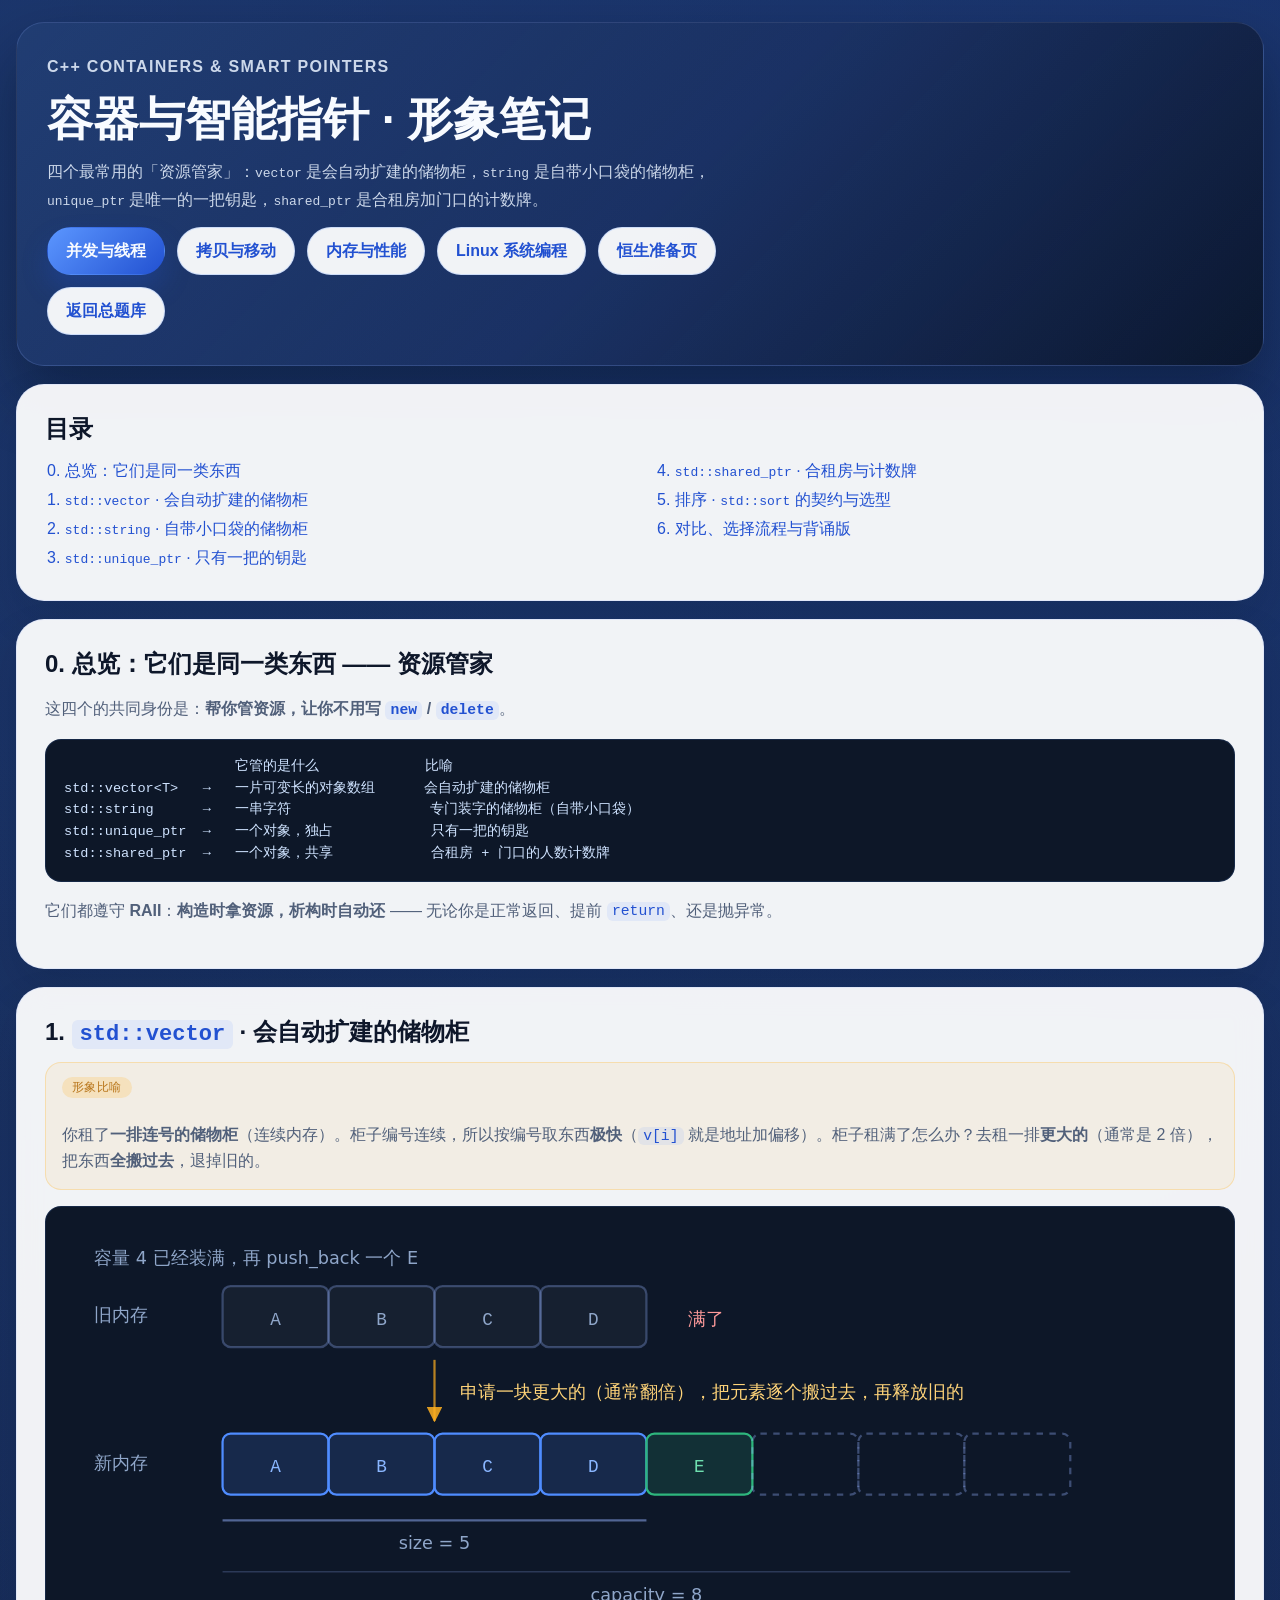
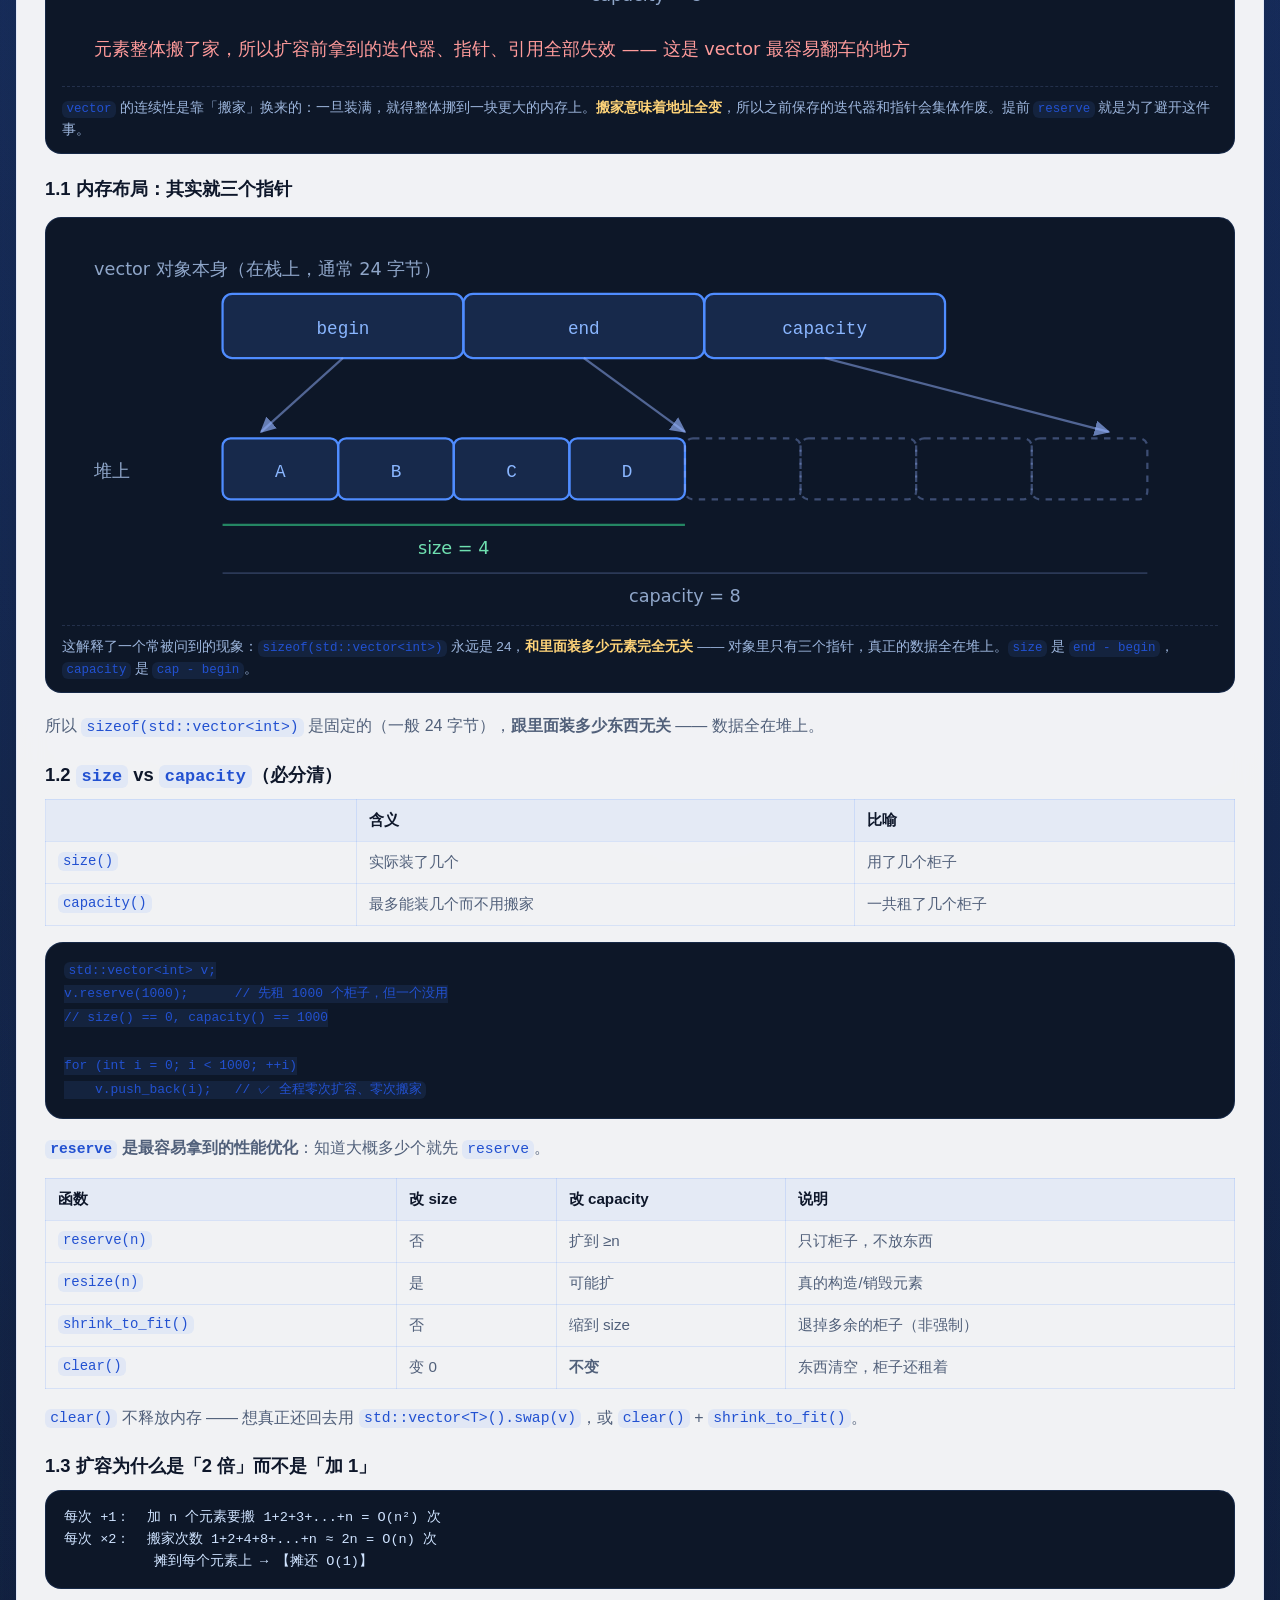
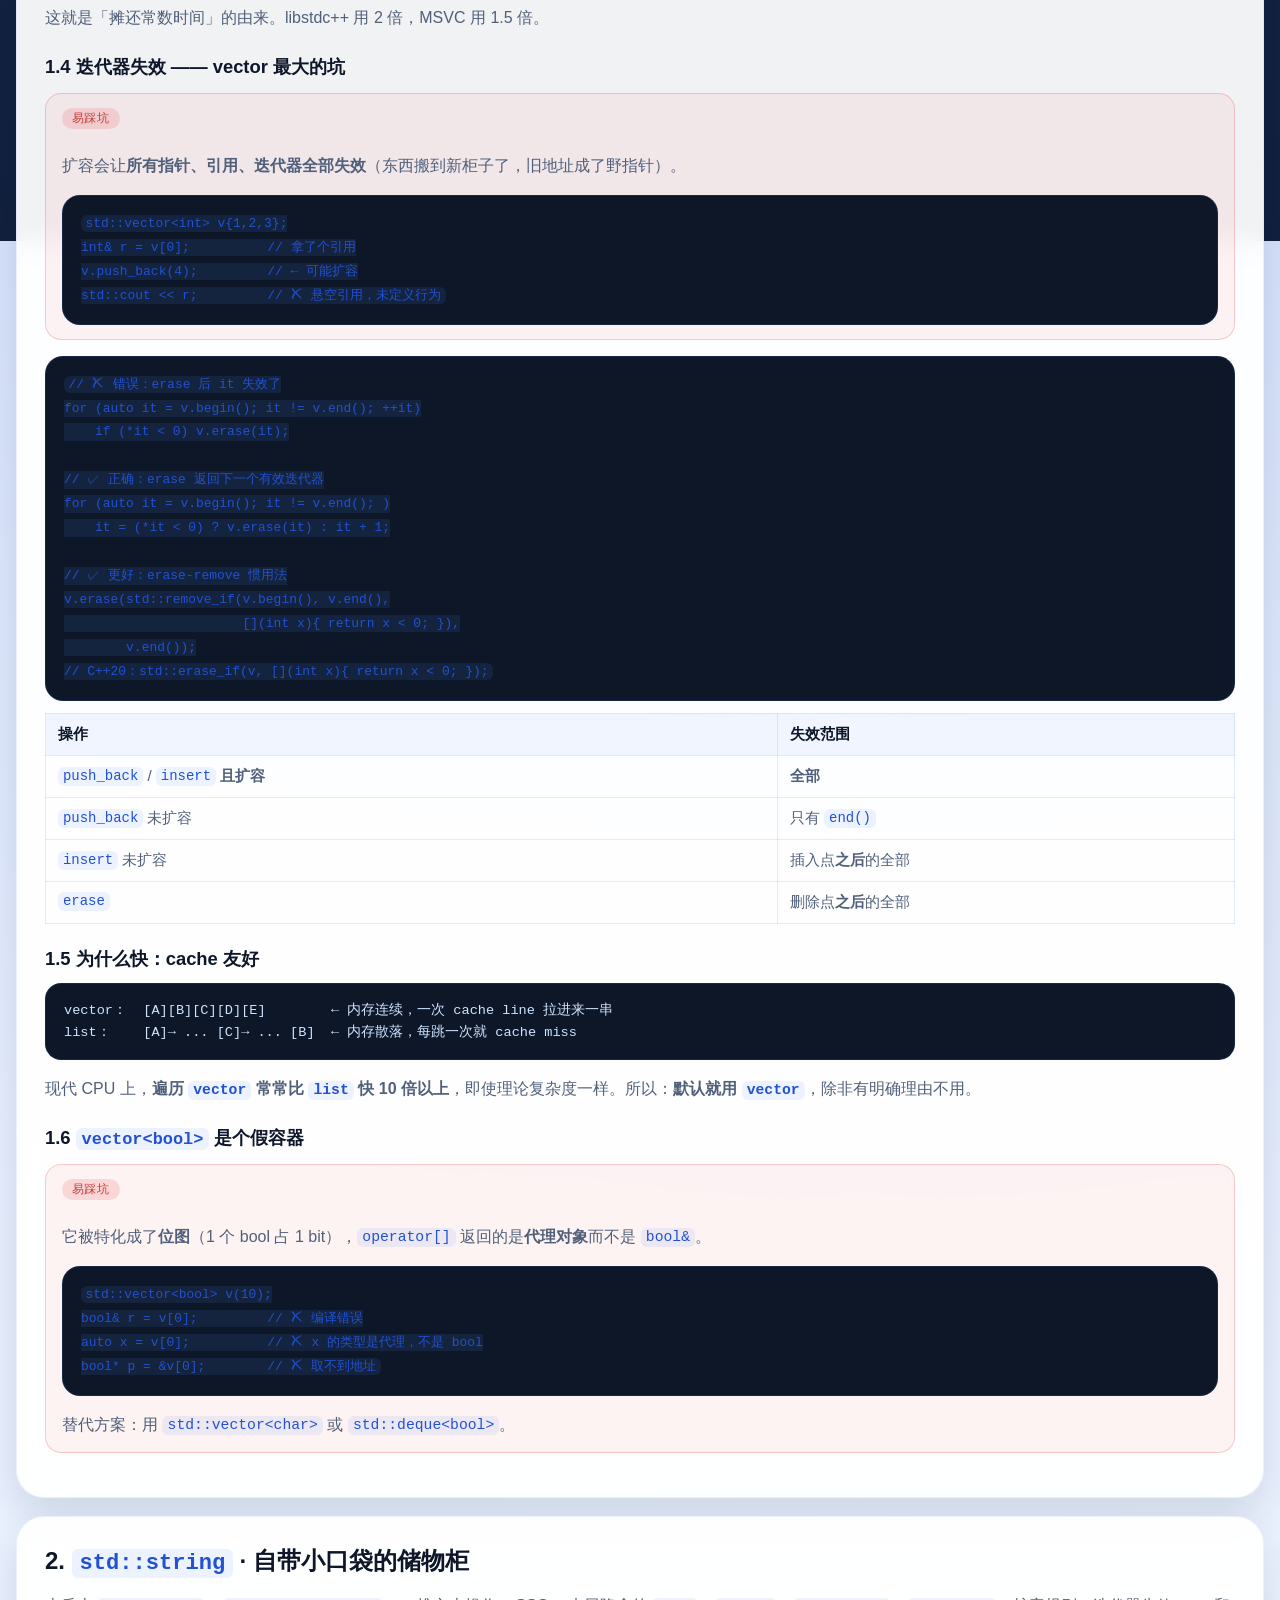
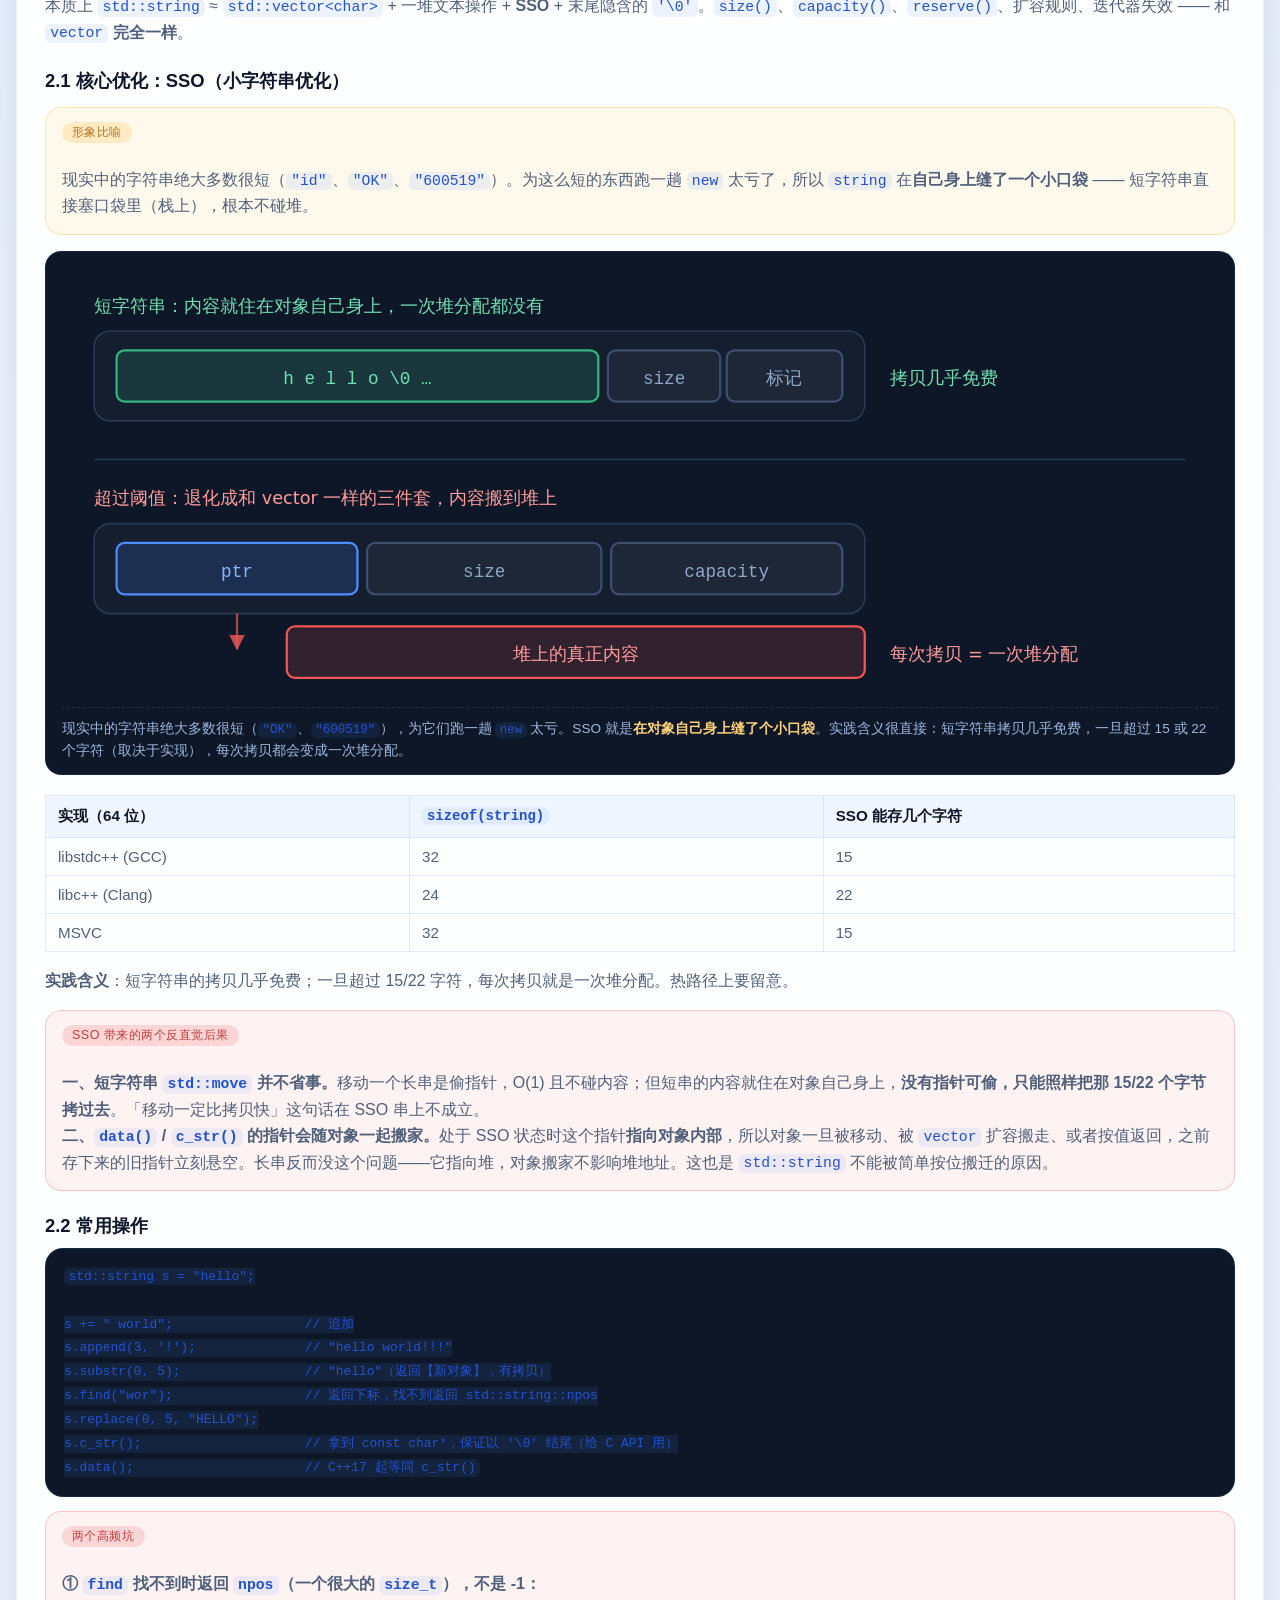
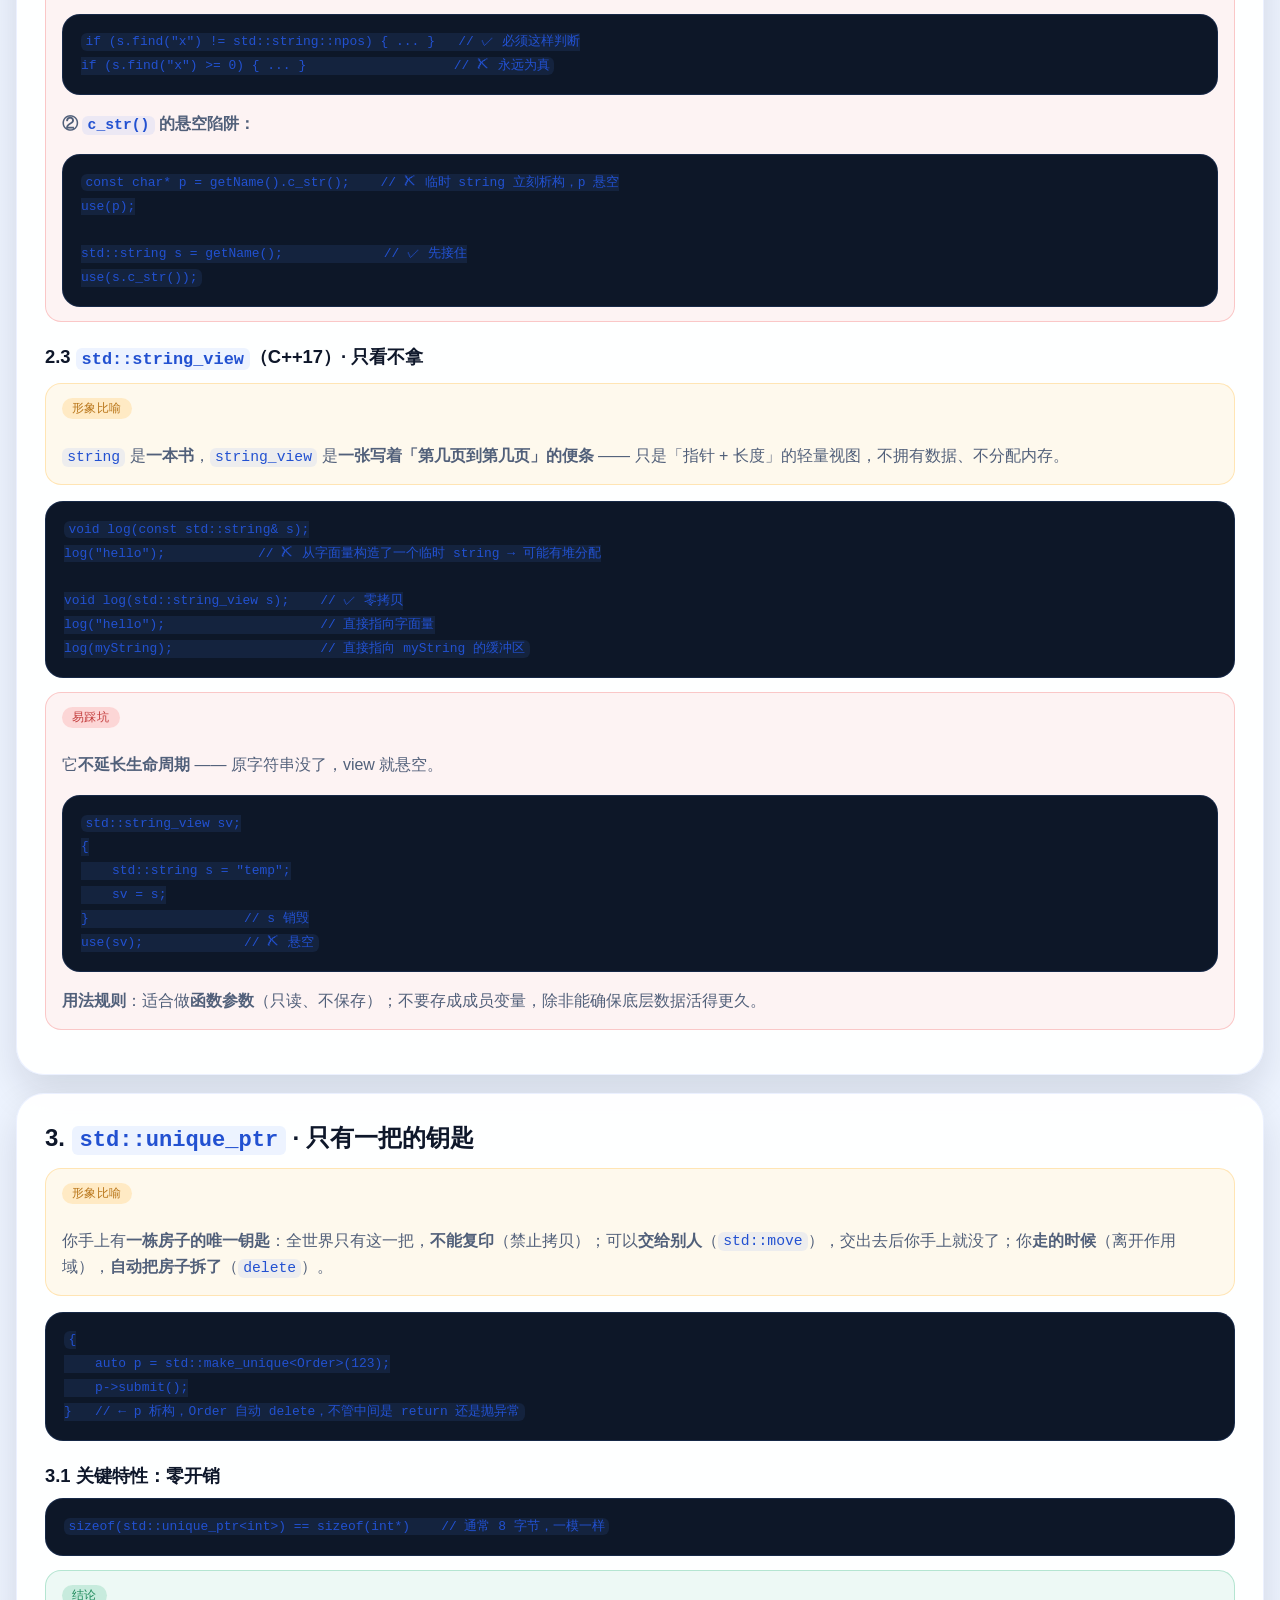
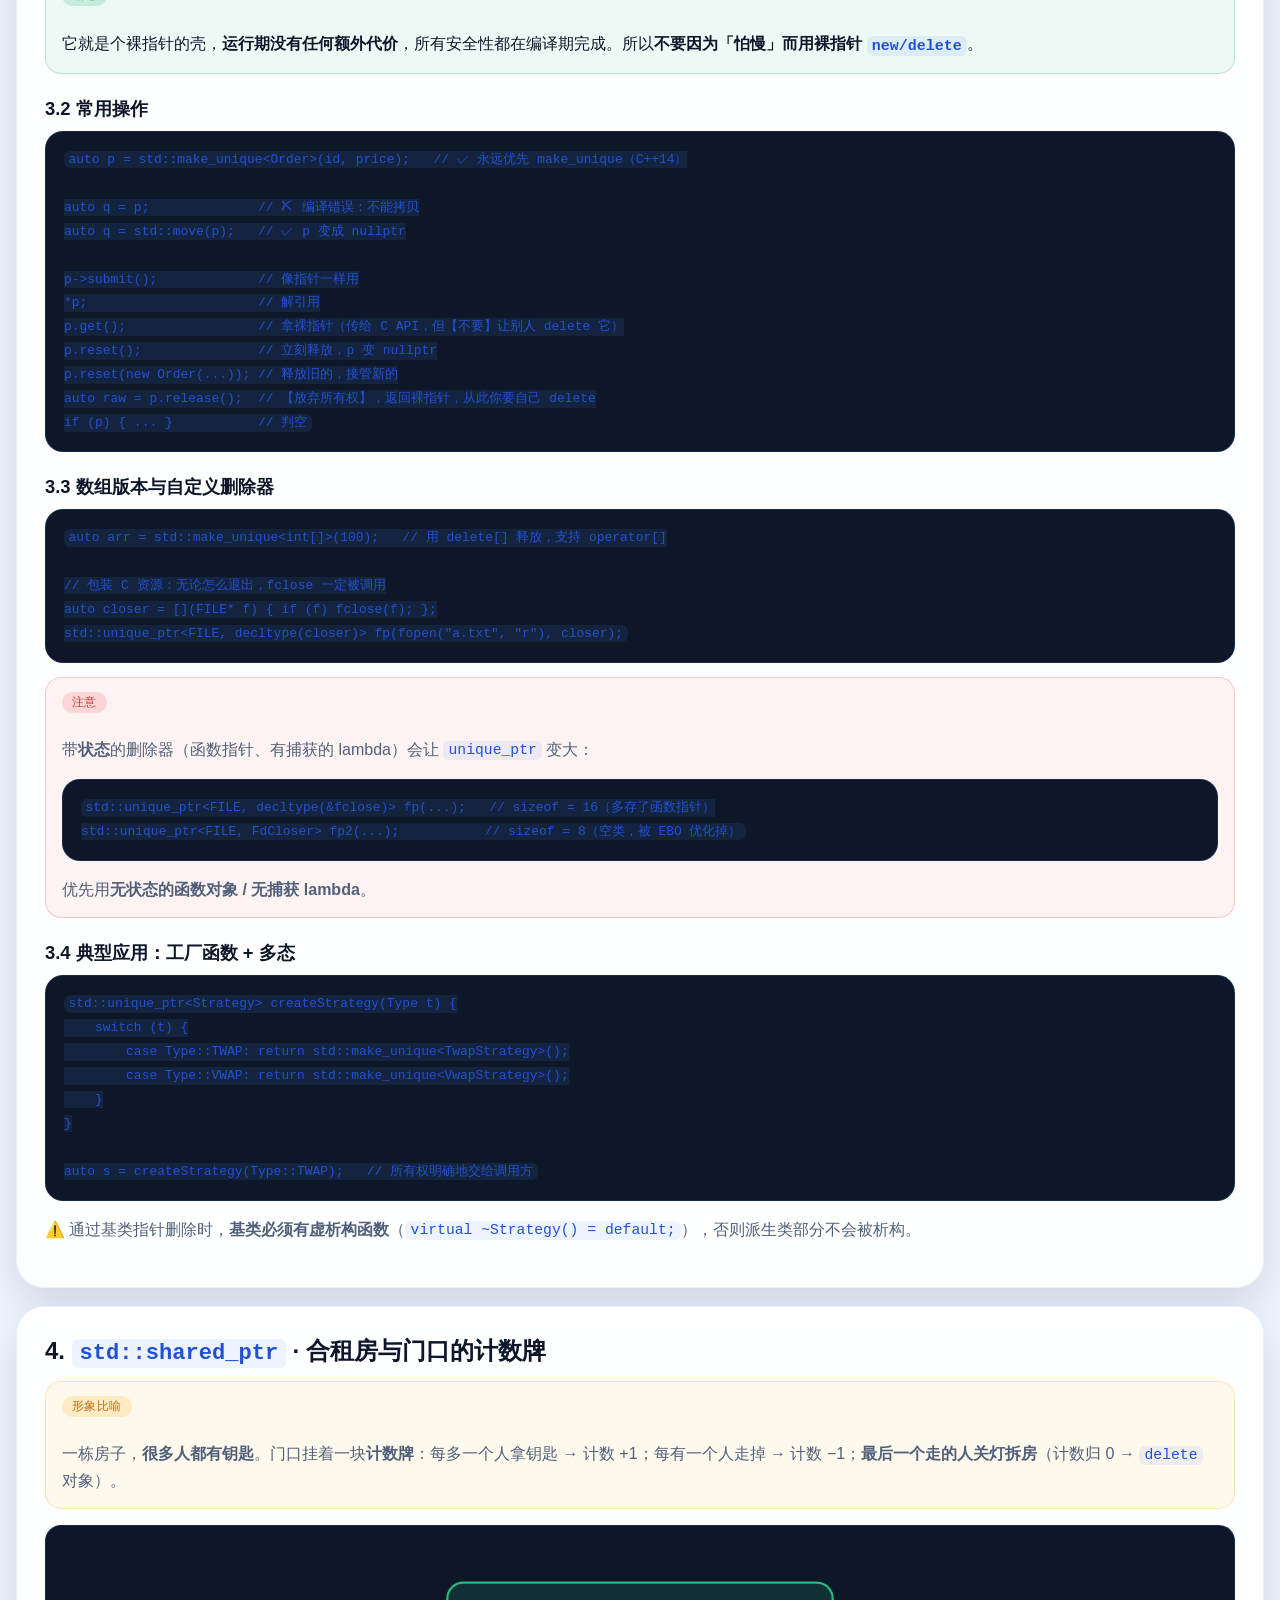
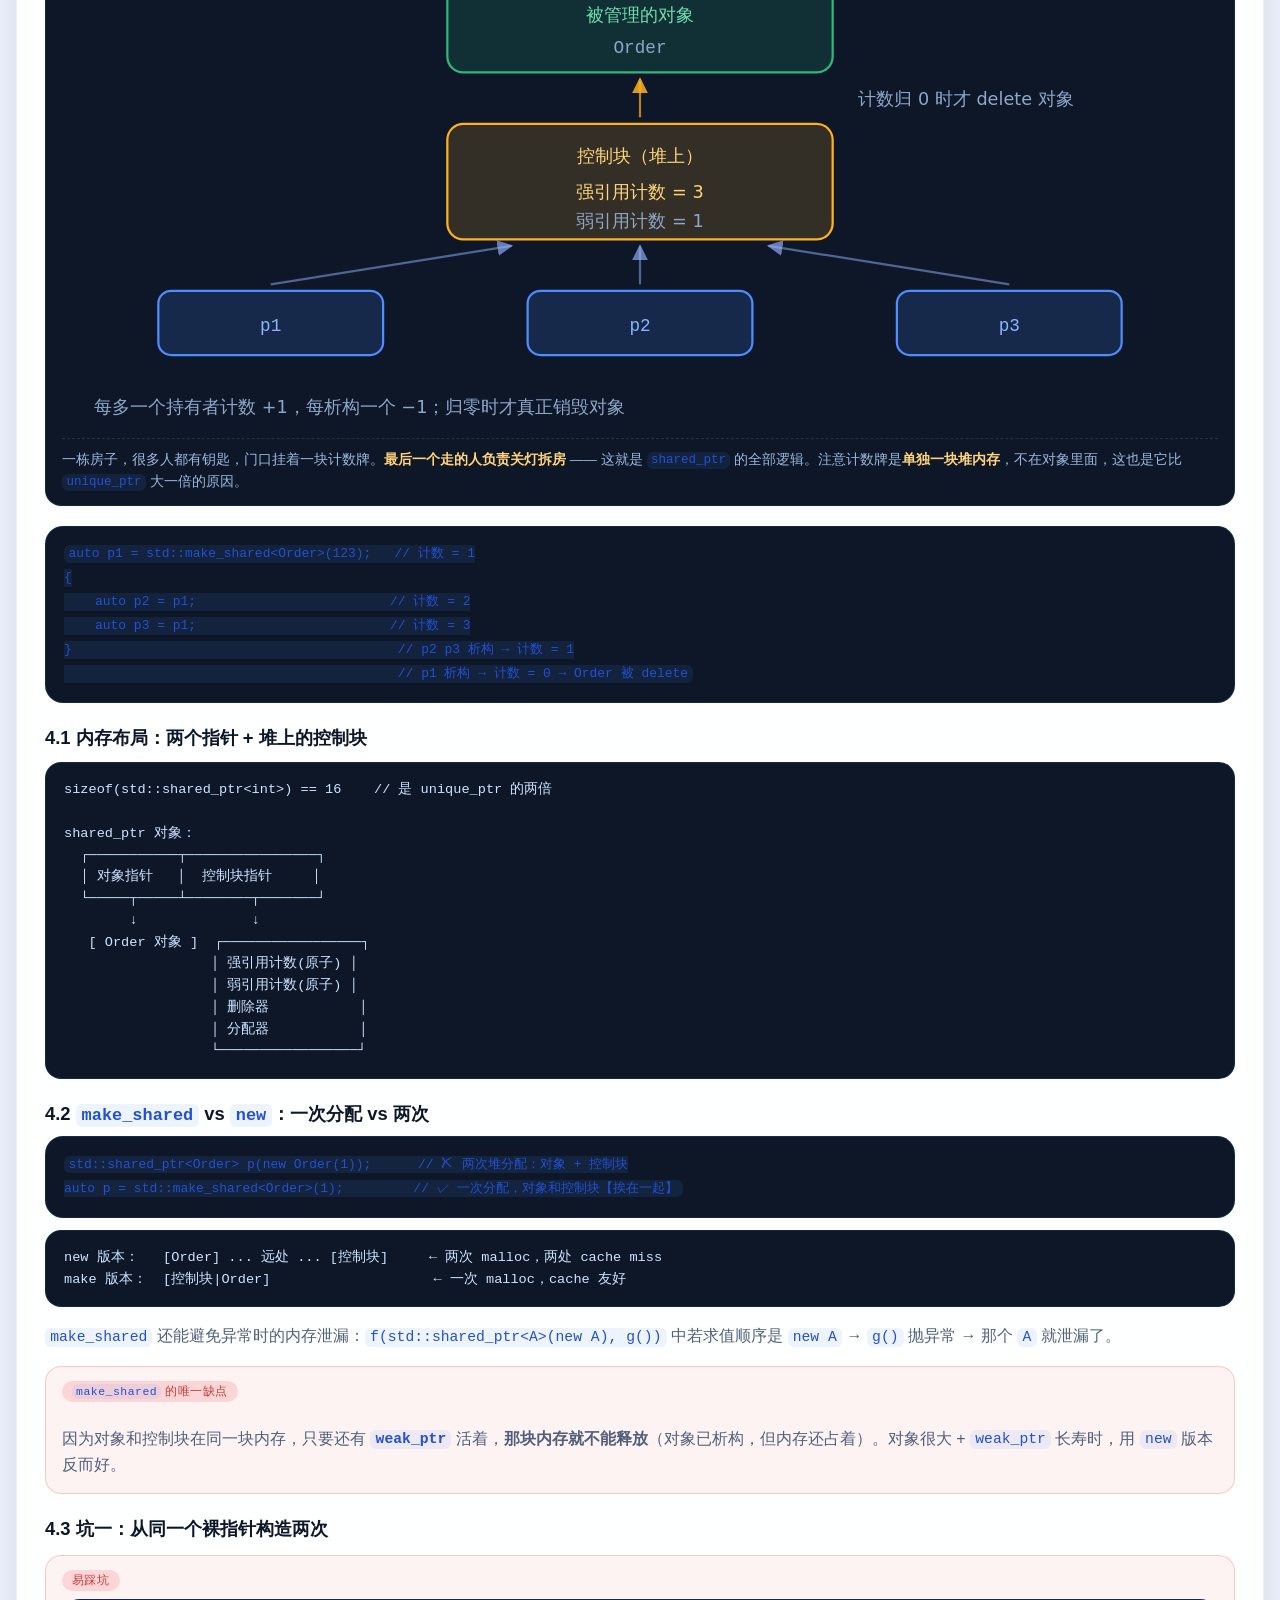
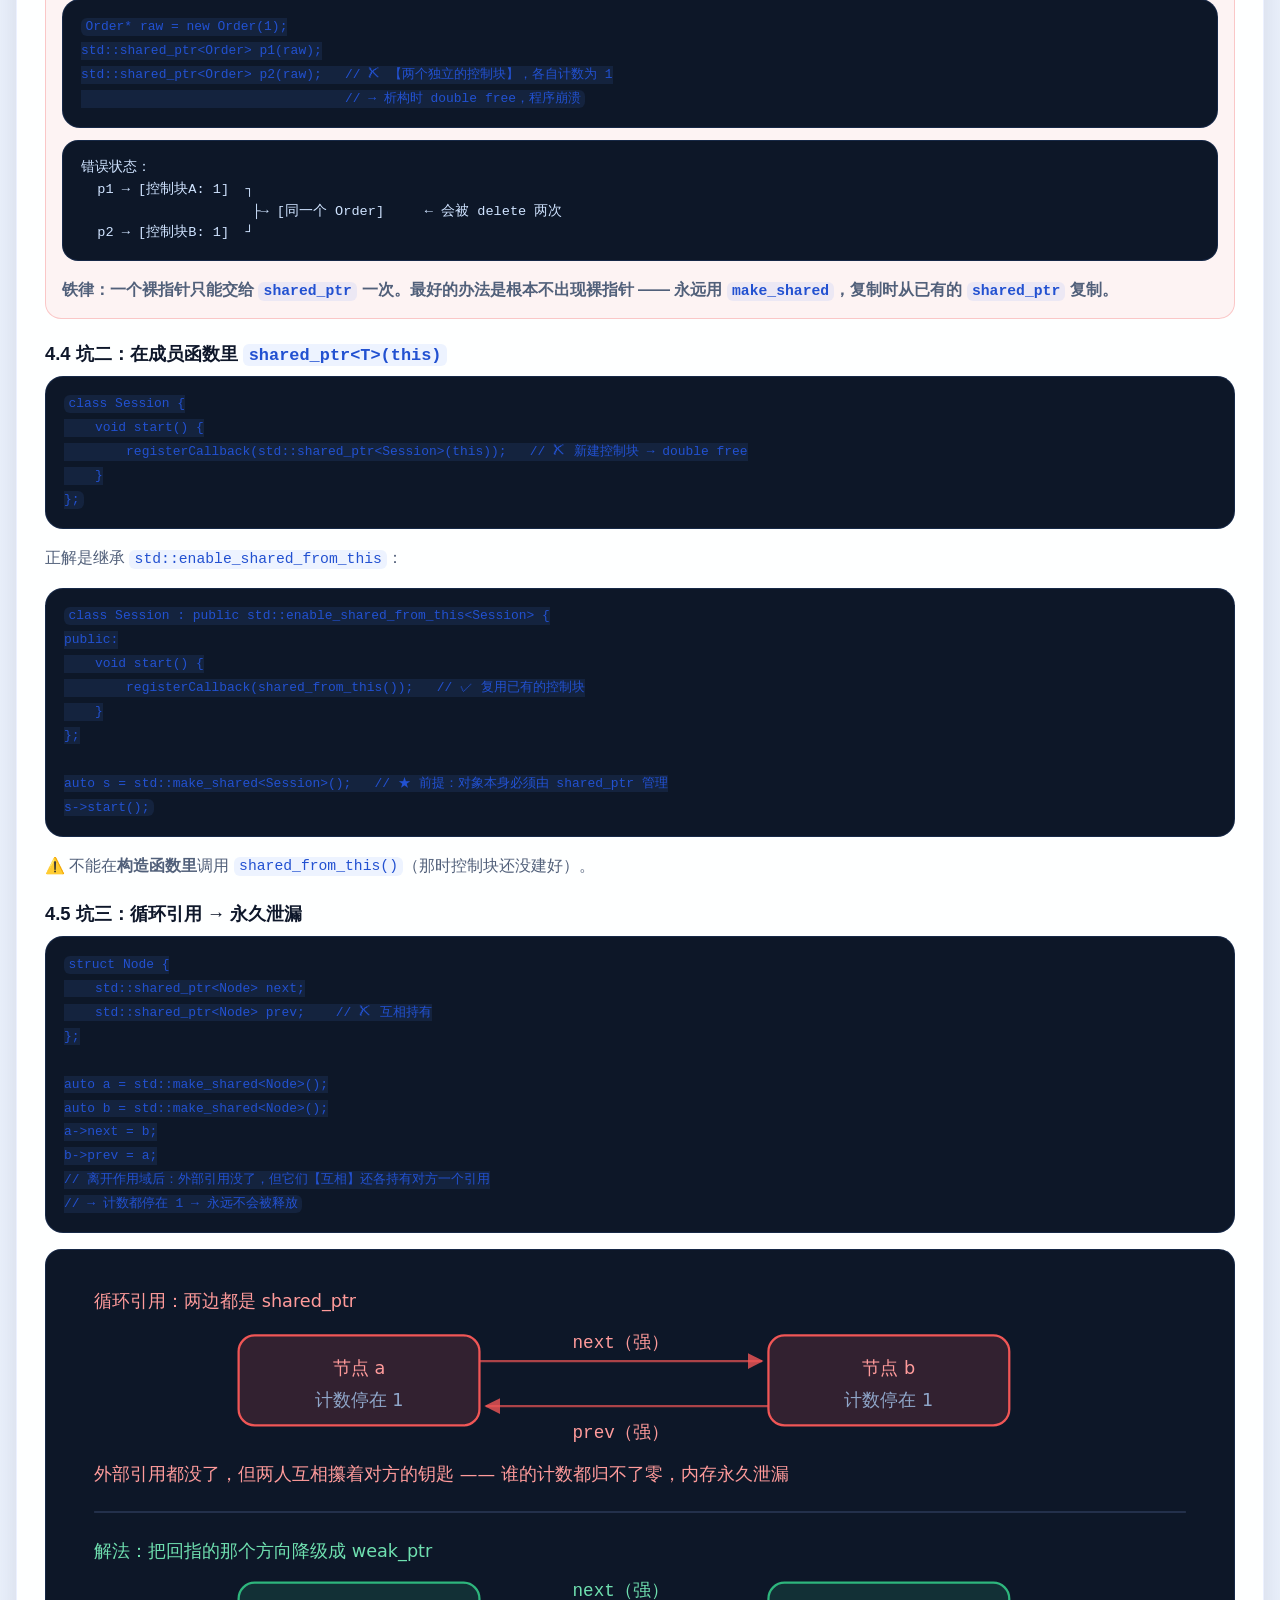
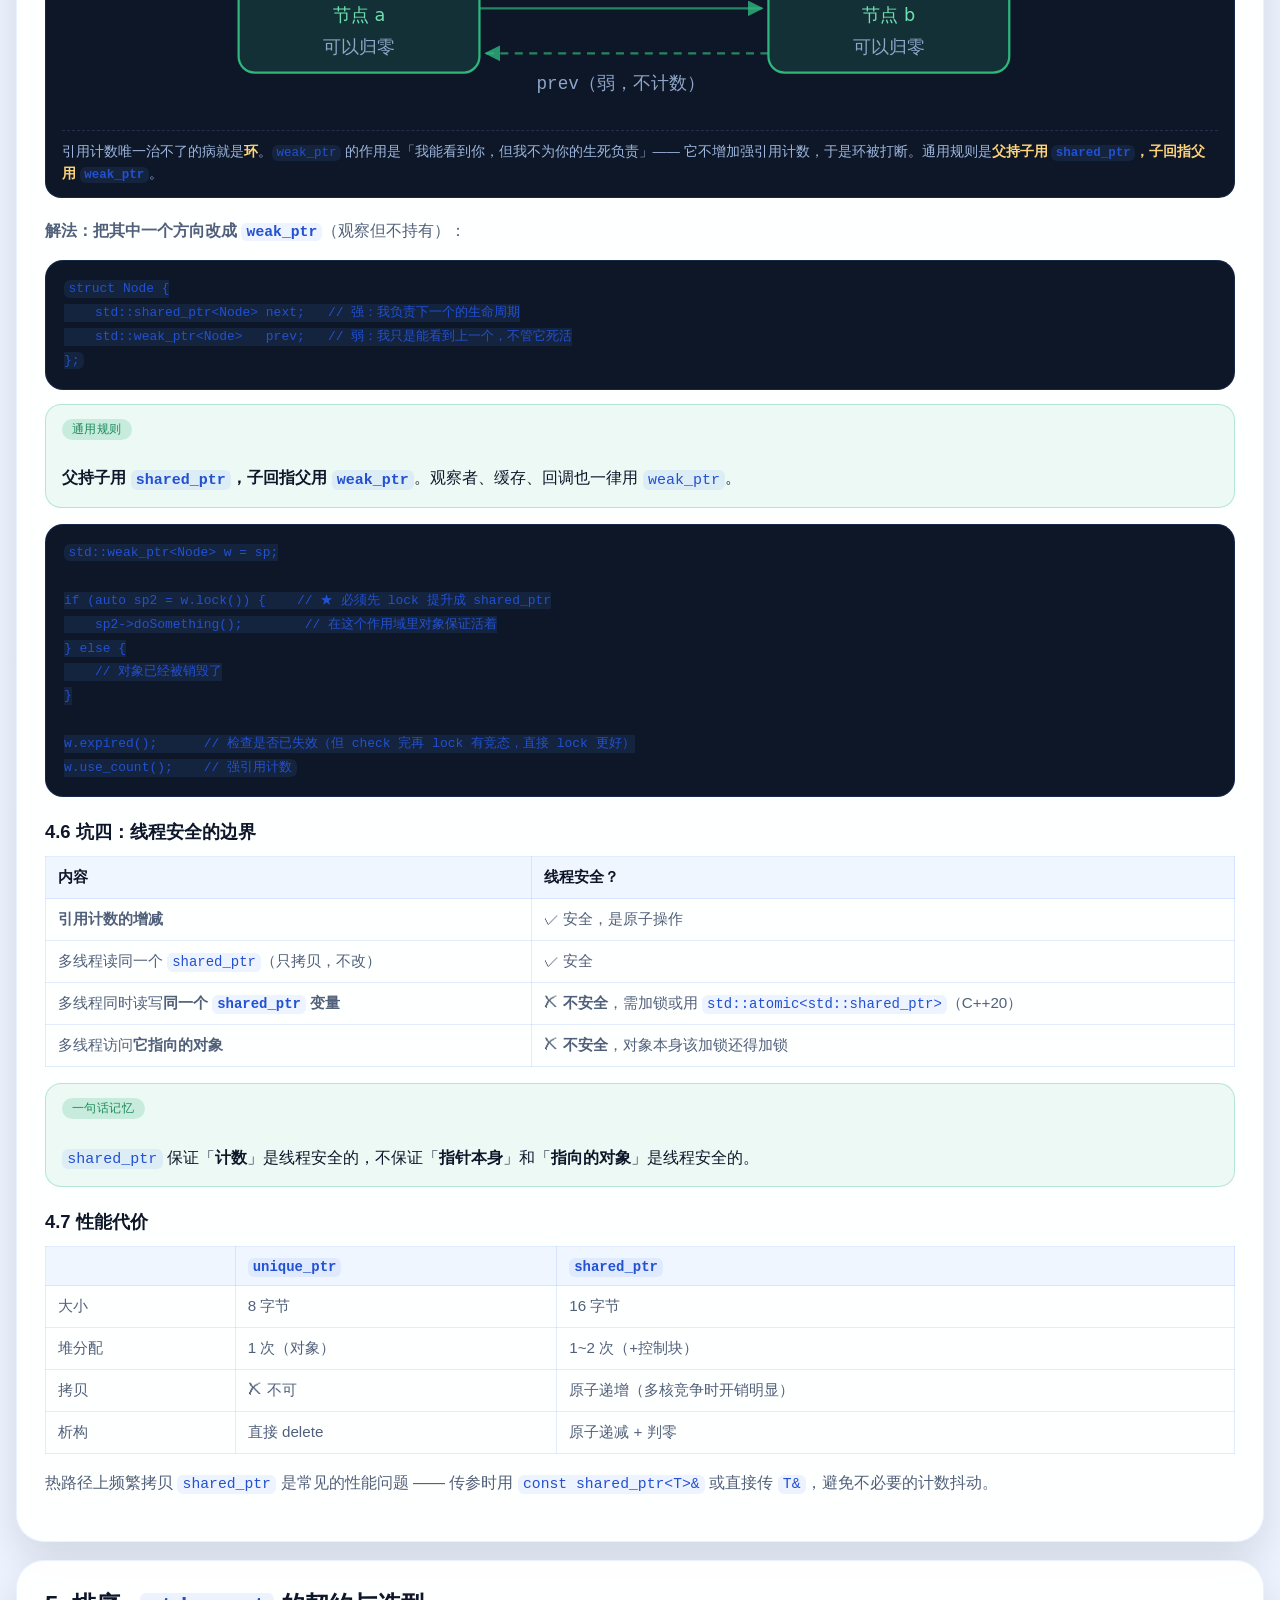
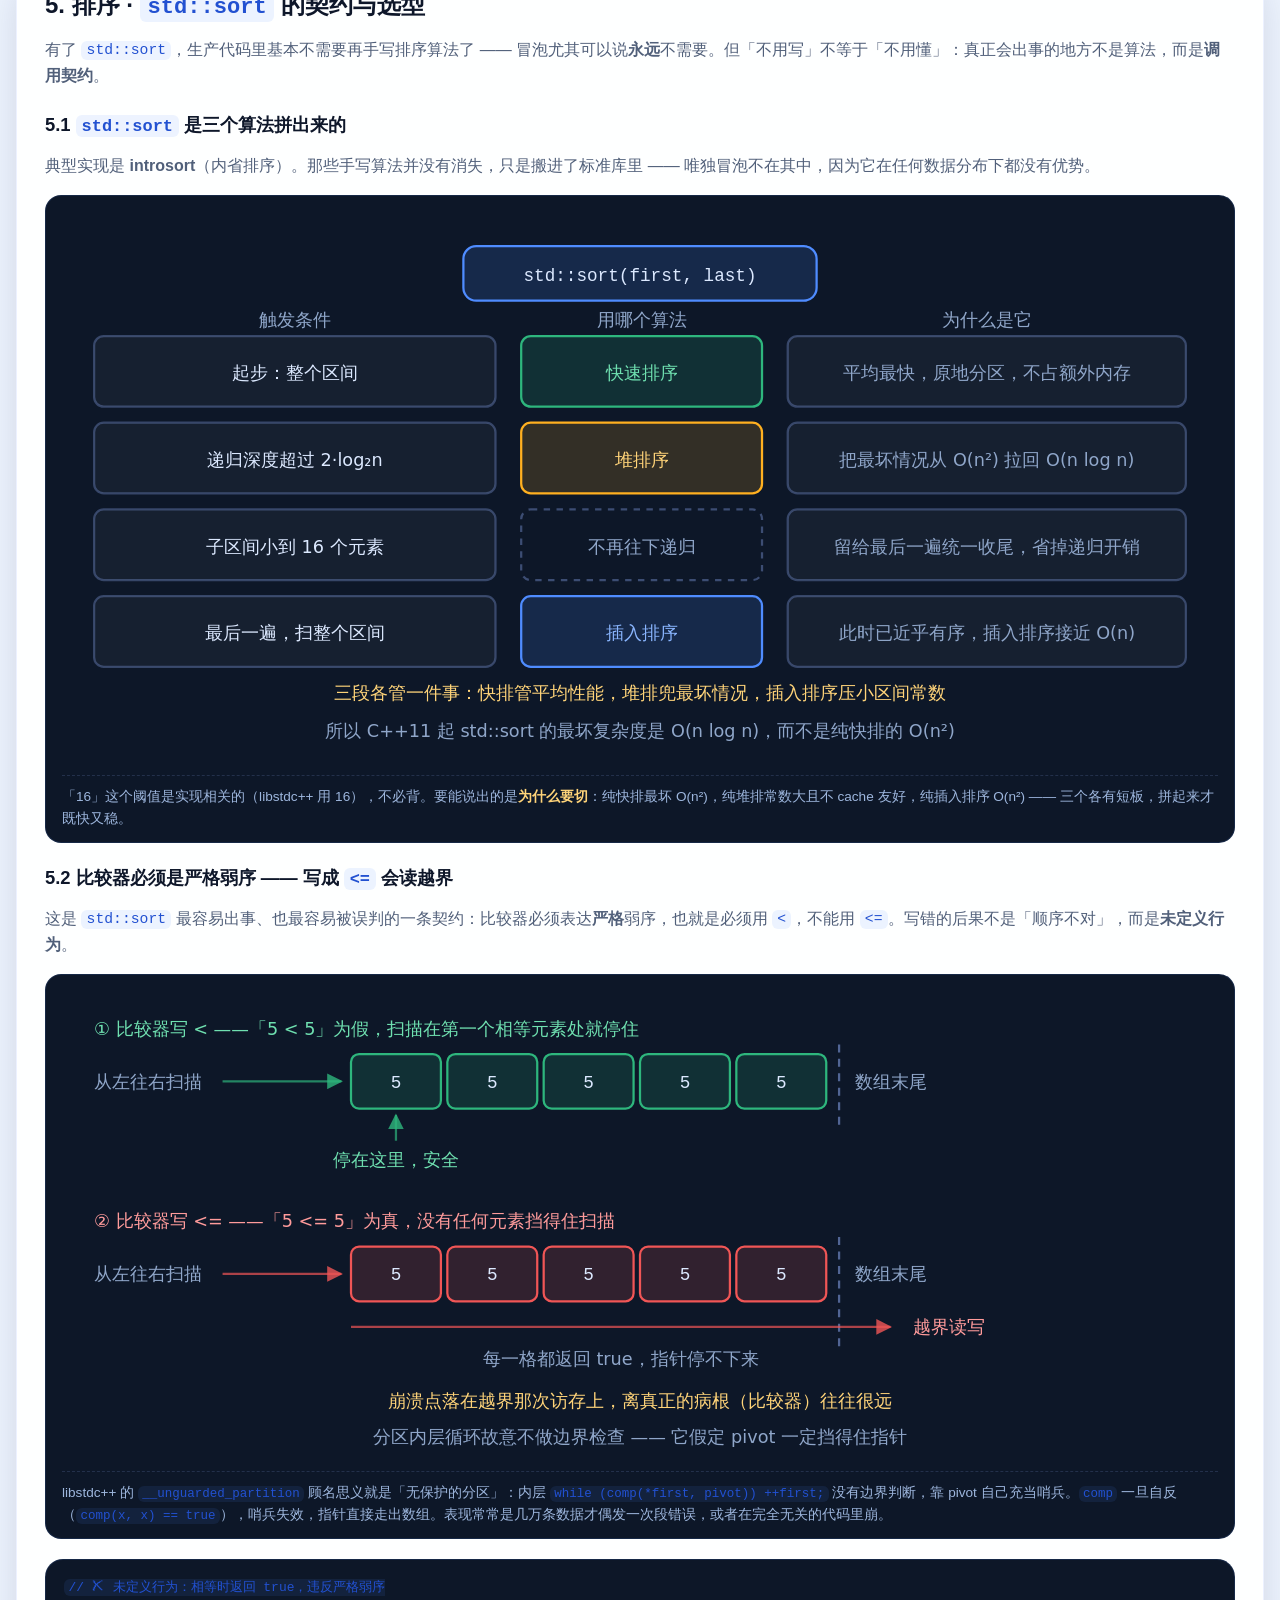
<file: docs/cpp-containers-notes.html>
<!DOCTYPE html>
<html lang="zh-CN">

<head>
  <meta charset="UTF-8" />
  <meta name="viewport" content="width=device-width, initial-scale=1.0" />
  <title>C++ 容器与智能指针形象笔记 · vector/string/unique_ptr/shared_ptr</title>
  <meta name="description" content="用储物柜、钥匙、合租房比喻讲清 std::vector 的扩容与迭代器失效、std::string 的 SSO、unique_ptr 的零开销独占、shared_ptr 的引用计数与三大坑。" />
  <link rel="stylesheet" href="./style.css" />
</head>

<body class="hundsun-page guide-page">
  <svg class="d-defs" aria-hidden="true" focusable="false">
    <defs>
      <marker id="ah" viewBox="0 0 10 10" refX="9" refY="5" markerWidth="7" markerHeight="7" orient="auto-start-reverse"><path d="M0 0 L10 5 L0 10 Z" fill="rgba(149,179,255,.65)" /></marker>
      <marker id="ah-warn" viewBox="0 0 10 10" refX="9" refY="5" markerWidth="7" markerHeight="7" orient="auto-start-reverse"><path d="M0 0 L10 5 L0 10 Z" fill="rgba(240,86,86,.8)" /></marker>
      <marker id="ah-ok" viewBox="0 0 10 10" refX="9" refY="5" markerWidth="7" markerHeight="7" orient="auto-start-reverse"><path d="M0 0 L10 5 L0 10 Z" fill="rgba(46,182,125,.8)" /></marker>
      <marker id="ah-gold" viewBox="0 0 10 10" refX="9" refY="5" markerWidth="7" markerHeight="7" orient="auto-start-reverse"><path d="M0 0 L10 5 L0 10 Z" fill="rgba(255,176,32,.85)" /></marker>
    </defs>
  </svg>
  <main class="app-shell">
    <section class="hero hero-showcase hundsun-hero">
      <div class="hero-copy">
        <p class="eyebrow">C++ Containers &amp; Smart Pointers</p>
        <h1>容器与智能指针 · 形象笔记</h1>
        <p>四个最常用的「资源管家」：<code>vector</code> 是会自动扩建的储物柜，<code>string</code> 是自带小口袋的储物柜，<code>unique_ptr</code> 是唯一的一把钥匙，<code>shared_ptr</code> 是合租房加门口的计数牌。</p>
        <div class="hero-actions">
          <a class="primary-button" href="./cpp-concurrency-notes.html">并发与线程</a>
          <a class="secondary-button" href="./cpp-value-semantics.html">拷贝与移动</a>
          <a class="secondary-button" href="./cpp-memory-perf-notes.html">内存与性能</a>
          <a class="secondary-button" href="./linux-sysprog-notes.html">Linux 系统编程</a>
          <a class="secondary-button" href="./hundsun.html">恒生准备页</a>
          <a class="secondary-button" href="./index.html">返回总题库</a>
        </div>
      </div>
    </section>

    <nav class="hundsun-panel guide-toc">
      <h2>目录</h2>
      <ol>
        <li><a href="#overview">0. 总览：它们是同一类东西</a></li>
        <li><a href="#vector">1. <code>std::vector</code> · 会自动扩建的储物柜</a></li>
        <li><a href="#string">2. <code>std::string</code> · 自带小口袋的储物柜</a></li>
        <li><a href="#unique">3. <code>std::unique_ptr</code> · 只有一把的钥匙</a></li>
        <li><a href="#shared">4. <code>std::shared_ptr</code> · 合租房与计数牌</a></li>
        <li><a href="#sort">5. 排序 · <code>std::sort</code> 的契约与选型</a></li>
        <li><a href="#compare">6. 对比、选择流程与背诵版</a></li>
      </ol>
    </nav>

    <article class="hundsun-panel guide-article" id="overview">
      <h2>0. 总览：它们是同一类东西 —— 资源管家</h2>
      <p>这四个的共同身份是：<strong>帮你管资源，让你不用写 <code>new</code> / <code>delete</code></strong>。</p>
      <div class="guide-ascii">                     它管的是什么             比喻
std::vector&lt;T&gt;   →   一片可变长的对象数组      会自动扩建的储物柜
std::string      →   一串字符                 专门装字的储物柜（自带小口袋）
std::unique_ptr  →   一个对象，独占            只有一把的钥匙
std::shared_ptr  →   一个对象，共享            合租房 + 门口的人数计数牌</div>
      <p>它们都遵守 <strong>RAII</strong>：<strong>构造时拿资源，析构时自动还</strong> —— 无论你是正常返回、提前 <code>return</code>、还是抛异常。</p>
    </article>

    <article class="hundsun-panel guide-article" id="vector">
      <h2>1. <code>std::vector</code> · 会自动扩建的储物柜</h2>

      <div class="guide-callout is-metaphor">
        <span class="callout-label">形象比喻</span>
        <p>你租了<strong>一排连号的储物柜</strong>（连续内存）。柜子编号连续，所以按编号取东西<strong>极快</strong>（<code>v[i]</code> 就是地址加偏移）。柜子租满了怎么办？去租一排<strong>更大的</strong>（通常是 2 倍），把东西<strong>全搬过去</strong>，退掉旧的。</p>
      </div>

      <figure class="guide-figure">
        <svg viewBox="0 0 720 280" role="img" aria-label="vector 扩容时会申请更大的新内存、把元素全部搬过去再释放旧内存，所有元素地址随之改变">
          <text class="d-t is-sm is-dim" x="20" y="24">容量 4 已经装满，再 push_back 一个 E</text>

          <text class="d-t is-sm is-dim" x="20" y="60">旧内存</text>
          <rect class="d-box is-muted" x="100" y="38" width="66" height="38" rx="5" />
          <rect class="d-box is-muted" x="166" y="38" width="66" height="38" rx="5" />
          <rect class="d-box is-muted" x="232" y="38" width="66" height="38" rx="5" />
          <rect class="d-box is-muted" x="298" y="38" width="66" height="38" rx="5" />
          <text class="d-t is-sm is-dim is-mono" x="133" y="62" text-anchor="middle">A</text>
          <text class="d-t is-sm is-dim is-mono" x="199" y="62" text-anchor="middle">B</text>
          <text class="d-t is-sm is-dim is-mono" x="265" y="62" text-anchor="middle">C</text>
          <text class="d-t is-sm is-dim is-mono" x="331" y="62" text-anchor="middle">D</text>
          <text class="d-t is-sm is-warn" x="390" y="62">满了</text>

          <path class="d-line is-gold" d="M232 84 L232 122" marker-end="url(#ah-gold)" />
          <text class="d-t is-sm is-gold" x="248" y="108">申请一块更大的（通常翻倍），把元素逐个搬过去，再释放旧的</text>

          <text class="d-t is-sm is-dim" x="20" y="152">新内存</text>
          <rect class="d-box" x="100" y="130" width="66" height="38" rx="5" />
          <rect class="d-box" x="166" y="130" width="66" height="38" rx="5" />
          <rect class="d-box" x="232" y="130" width="66" height="38" rx="5" />
          <rect class="d-box" x="298" y="130" width="66" height="38" rx="5" />
          <rect class="d-box is-ok" x="364" y="130" width="66" height="38" rx="5" />
          <rect class="d-box is-ghost" x="430" y="130" width="66" height="38" rx="5" />
          <rect class="d-box is-ghost" x="496" y="130" width="66" height="38" rx="5" />
          <rect class="d-box is-ghost" x="562" y="130" width="66" height="38" rx="5" />
          <text class="d-t is-sm is-accent is-mono" x="133" y="154" text-anchor="middle">A</text>
          <text class="d-t is-sm is-accent is-mono" x="199" y="154" text-anchor="middle">B</text>
          <text class="d-t is-sm is-accent is-mono" x="265" y="154" text-anchor="middle">C</text>
          <text class="d-t is-sm is-accent is-mono" x="331" y="154" text-anchor="middle">D</text>
          <text class="d-t is-sm is-ok is-mono" x="397" y="154" text-anchor="middle">E</text>

          <path class="d-line" d="M100 184 L364 184" />
          <text class="d-t is-sm is-dim" x="232" y="202" text-anchor="middle">size = 5</text>
          <path class="d-line is-faint" d="M100 216 L628 216" />
          <text class="d-t is-sm is-dim" x="364" y="234" text-anchor="middle">capacity = 8</text>

          <text class="d-t is-sm is-warn" x="20" y="268">元素<tspan class="is-warn">整体搬了家</tspan>，所以扩容前拿到的迭代器、指针、引用全部失效 —— 这是 vector 最容易翻车的地方</text>
        </svg>
        <figcaption><code>vector</code> 的连续性是靠「搬家」换来的：一旦装满，就得整体挪到一块更大的内存上。<strong>搬家意味着地址全变</strong>，所以之前保存的迭代器和指针会集体作废。提前 <code>reserve</code> 就是为了避开这件事。</figcaption>
      </figure>

      <h3>1.1 内存布局：其实就三个指针</h3>
      <figure class="guide-figure">
        <svg viewBox="0 0 720 235" role="img" aria-label="vector 对象本身只有 begin、end、capacity 三个指针，数据全部放在堆上">
          <text class="d-t is-sm is-dim" x="20" y="24">vector 对象本身（在栈上，通常 24 字节）</text>
          <rect class="d-box" x="100" y="36" width="150" height="40" rx="6" />
          <text class="d-t is-sm is-mono is-accent" x="175" y="61" text-anchor="middle">begin</text>
          <rect class="d-box" x="250" y="36" width="150" height="40" rx="6" />
          <text class="d-t is-sm is-mono is-accent" x="325" y="61" text-anchor="middle">end</text>
          <rect class="d-box" x="400" y="36" width="150" height="40" rx="6" />
          <text class="d-t is-sm is-mono is-accent" x="475" y="61" text-anchor="middle">capacity</text>

          <path class="d-line" d="M175 76 L124 122" marker-end="url(#ah)" />
          <path class="d-line" d="M325 76 L388 122" marker-end="url(#ah)" />
          <path class="d-line" d="M475 76 L652 122" marker-end="url(#ah)" />

          <text class="d-t is-sm is-dim" x="20" y="150">堆上</text>
          <rect class="d-box" x="100" y="126" width="72" height="38" rx="5" />
          <rect class="d-box" x="172" y="126" width="72" height="38" rx="5" />
          <rect class="d-box" x="244" y="126" width="72" height="38" rx="5" />
          <rect class="d-box" x="316" y="126" width="72" height="38" rx="5" />
          <rect class="d-box is-ghost" x="388" y="126" width="72" height="38" rx="5" />
          <rect class="d-box is-ghost" x="460" y="126" width="72" height="38" rx="5" />
          <rect class="d-box is-ghost" x="532" y="126" width="72" height="38" rx="5" />
          <rect class="d-box is-ghost" x="604" y="126" width="72" height="38" rx="5" />
          <text class="d-t is-sm is-mono is-accent" x="136" y="150" text-anchor="middle">A</text>
          <text class="d-t is-sm is-mono is-accent" x="208" y="150" text-anchor="middle">B</text>
          <text class="d-t is-sm is-mono is-accent" x="280" y="150" text-anchor="middle">C</text>
          <text class="d-t is-sm is-mono is-accent" x="352" y="150" text-anchor="middle">D</text>

          <path class="d-line is-ok" d="M100 180 L388 180" />
          <text class="d-t is-sm is-ok" x="244" y="198" text-anchor="middle">size = 4</text>
          <path class="d-line is-faint" d="M100 210 L676 210" />
          <text class="d-t is-sm is-dim" x="388" y="228" text-anchor="middle">capacity = 8</text>
        </svg>
        <figcaption>这解释了一个常被问到的现象：<code>sizeof(std::vector&lt;int&gt;)</code> 永远是 24，<strong>和里面装多少元素完全无关</strong> —— 对象里只有三个指针，真正的数据全在堆上。<code>size</code> 是 <code>end - begin</code>，<code>capacity</code> 是 <code>cap - begin</code>。</figcaption>
      </figure>
      <p>所以 <code>sizeof(std::vector&lt;int&gt;)</code> 是固定的（一般 24 字节），<strong>跟里面装多少东西无关</strong> —— 数据全在堆上。</p>

      <h3>1.2 <code>size</code> vs <code>capacity</code>（必分清）</h3>
      <div class="guide-table-wrap">
        <table class="guide-table">
          <thead>
            <tr><th></th><th>含义</th><th>比喻</th></tr>
          </thead>
          <tbody>
            <tr><td><code>size()</code></td><td>实际装了几个</td><td>用了几个柜子</td></tr>
            <tr><td><code>capacity()</code></td><td>最多能装几个而不用搬家</td><td>一共租了几个柜子</td></tr>
          </tbody>
        </table>
      </div>
      <pre class="answer-code-block"><code>std::vector&lt;int&gt; v;
v.reserve(1000);      // 先租 1000 个柜子，但一个没用
// size() == 0, capacity() == 1000

for (int i = 0; i &lt; 1000; ++i)
    v.push_back(i);   // ✓ 全程零次扩容、零次搬家</code></pre>
      <p><strong><code>reserve</code> 是最容易拿到的性能优化</strong>：知道大概多少个就先 <code>reserve</code>。</p>
      <div class="guide-table-wrap">
        <table class="guide-table">
          <thead>
            <tr><th>函数</th><th>改 size</th><th>改 capacity</th><th>说明</th></tr>
          </thead>
          <tbody>
            <tr><td><code>reserve(n)</code></td><td>否</td><td>扩到 ≥n</td><td>只订柜子，不放东西</td></tr>
            <tr><td><code>resize(n)</code></td><td>是</td><td>可能扩</td><td>真的构造/销毁元素</td></tr>
            <tr><td><code>shrink_to_fit()</code></td><td>否</td><td>缩到 size</td><td>退掉多余的柜子（非强制）</td></tr>
            <tr><td><code>clear()</code></td><td>变 0</td><td><strong>不变</strong></td><td>东西清空，柜子还租着</td></tr>
          </tbody>
        </table>
      </div>
      <p><code>clear()</code> 不释放内存 —— 想真正还回去用 <code>std::vector&lt;T&gt;().swap(v)</code>，或 <code>clear()</code> + <code>shrink_to_fit()</code>。</p>

      <h3>1.3 扩容为什么是「2 倍」而不是「加 1」</h3>
      <div class="guide-ascii">每次 +1：  加 n 个元素要搬 1+2+3+...+n = O(n²) 次
每次 ×2：  搬家次数 1+2+4+8+...+n ≈ 2n = O(n) 次
           摊到每个元素上 → 【摊还 O(1)】</div>
      <p>这就是「摊还常数时间」的由来。libstdc++ 用 2 倍，MSVC 用 1.5 倍。</p>

      <h3>1.4 迭代器失效 —— vector 最大的坑</h3>
      <div class="guide-callout is-warn">
        <span class="callout-label">易踩坑</span>
        <p>扩容会让<strong>所有指针、引用、迭代器全部失效</strong>（东西搬到新柜子了，旧地址成了野指针）。</p>
        <pre class="answer-code-block"><code>std::vector&lt;int&gt; v{1,2,3};
int&amp; r = v[0];          // 拿了个引用
v.push_back(4);         // ← 可能扩容
std::cout &lt;&lt; r;         // ✗ 悬空引用，未定义行为</code></pre>
      </div>

      <pre class="answer-code-block"><code>// ✗ 错误：erase 后 it 失效了
for (auto it = v.begin(); it != v.end(); ++it)
    if (*it &lt; 0) v.erase(it);

// ✓ 正确：erase 返回下一个有效迭代器
for (auto it = v.begin(); it != v.end(); )
    it = (*it &lt; 0) ? v.erase(it) : it + 1;

// ✓ 更好：erase-remove 惯用法
v.erase(std::remove_if(v.begin(), v.end(),
                       [](int x){ return x &lt; 0; }),
        v.end());
// C++20：std::erase_if(v, [](int x){ return x &lt; 0; });</code></pre>

      <div class="guide-table-wrap">
        <table class="guide-table">
          <thead>
            <tr><th>操作</th><th>失效范围</th></tr>
          </thead>
          <tbody>
            <tr><td><code>push_back</code> / <code>insert</code> <strong>且扩容</strong></td><td><strong>全部</strong></td></tr>
            <tr><td><code>push_back</code> 未扩容</td><td>只有 <code>end()</code></td></tr>
            <tr><td><code>insert</code> 未扩容</td><td>插入点<strong>之后</strong>的全部</td></tr>
            <tr><td><code>erase</code></td><td>删除点<strong>之后</strong>的全部</td></tr>
          </tbody>
        </table>
      </div>

      <h3>1.5 为什么快：cache 友好</h3>
      <div class="guide-ascii">vector：  [A][B][C][D][E]        ← 内存连续，一次 cache line 拉进来一串
list：    [A]→ ... [C]→ ... [B]  ← 内存散落，每跳一次就 cache miss</div>
      <p>现代 CPU 上，<strong>遍历 <code>vector</code> 常常比 <code>list</code> 快 10 倍以上</strong>，即使理论复杂度一样。所以：<strong>默认就用 <code>vector</code></strong>，除非有明确理由不用。</p>

      <h3>1.6 <code>vector&lt;bool&gt;</code> 是个假容器</h3>
      <div class="guide-callout is-warn">
        <span class="callout-label">易踩坑</span>
        <p>它被特化成了<strong>位图</strong>（1 个 bool 占 1 bit），<code>operator[]</code> 返回的是<strong>代理对象</strong>而不是 <code>bool&amp;</code>。</p>
        <pre class="answer-code-block"><code>std::vector&lt;bool&gt; v(10);
bool&amp; r = v[0];         // ✗ 编译错误
auto x = v[0];          // ✗ x 的类型是代理，不是 bool
bool* p = &amp;v[0];        // ✗ 取不到地址</code></pre>
        <p>替代方案：用 <code>std::vector&lt;char&gt;</code> 或 <code>std::deque&lt;bool&gt;</code>。</p>
      </div>
    </article>

    <article class="hundsun-panel guide-article" id="string">
      <h2>2. <code>std::string</code> · 自带小口袋的储物柜</h2>
      <p>本质上 <code>std::string</code> ≈ <code>std::vector&lt;char&gt;</code> + 一堆文本操作 + <strong>SSO</strong> + 末尾隐含的 <code>'\0'</code>。<code>size()</code>、<code>capacity()</code>、<code>reserve()</code>、扩容规则、迭代器失效 —— 和 <code>vector</code> <strong>完全一样</strong>。</p>

      <h3>2.1 核心优化：SSO（小字符串优化）</h3>
      <div class="guide-callout is-metaphor">
        <span class="callout-label">形象比喻</span>
        <p>现实中的字符串绝大多数很短（<code>"id"</code>、<code>"OK"</code>、<code>"600519"</code>）。为这么短的东西跑一趟 <code>new</code> 太亏了，所以 <code>string</code> 在<strong>自己身上缝了一个小口袋</strong> —— 短字符串直接塞口袋里（栈上），根本不碰堆。</p>
      </div>
      <figure class="guide-figure">
        <svg viewBox="0 0 720 265" role="img" aria-label="短字符串直接存在 string 对象内部不碰堆，长字符串退化成指针加长度加容量并把内容放到堆上">
          <text class="d-t is-sm is-ok" x="20" y="26">短字符串：内容就住在对象自己身上，一次堆分配都没有</text>
          <rect class="d-panel" x="20" y="38" width="480" height="56" rx="10" />
          <rect class="d-box is-ok" x="34" y="50" width="300" height="32" rx="5" />
          <text class="d-t is-sm is-mono is-ok" x="184" y="71" text-anchor="middle">h e l l o \0 …</text>
          <rect class="d-box is-muted" x="340" y="50" width="70" height="32" rx="5" />
          <text class="d-t is-sm is-mono is-dim" x="375" y="71" text-anchor="middle">size</text>
          <rect class="d-box is-muted" x="414" y="50" width="72" height="32" rx="5" />
          <text class="d-t is-sm is-mono is-dim" x="450" y="71" text-anchor="middle">标记</text>
          <text class="d-t is-sm is-ok" x="516" y="71">拷贝几乎免费</text>

          <line class="d-line is-faint" x1="20" y1="118" x2="700" y2="118" />

          <text class="d-t is-sm is-warn" x="20" y="146">超过阈值：退化成和 vector 一样的三件套，内容搬到堆上</text>
          <rect class="d-panel" x="20" y="158" width="480" height="56" rx="10" />
          <rect class="d-box" x="34" y="170" width="150" height="32" rx="5" />
          <text class="d-t is-sm is-mono is-accent" x="109" y="191" text-anchor="middle">ptr</text>
          <rect class="d-box is-muted" x="190" y="170" width="146" height="32" rx="5" />
          <text class="d-t is-sm is-mono is-dim" x="263" y="191" text-anchor="middle">size</text>
          <rect class="d-box is-muted" x="342" y="170" width="144" height="32" rx="5" />
          <text class="d-t is-sm is-mono is-dim" x="414" y="191" text-anchor="middle">capacity</text>

          <path class="d-line is-warn" d="M109 214 L109 236" marker-end="url(#ah-warn)" />
          <rect class="d-box is-warn" x="140" y="222" width="360" height="32" rx="5" />
          <text class="d-t is-sm is-warn" x="320" y="243" text-anchor="middle">堆上的真正内容</text>
          <text class="d-t is-sm is-warn" x="516" y="243">每次拷贝 = 一次堆分配</text>
        </svg>
        <figcaption>现实中的字符串绝大多数很短（<code>"OK"</code>、<code>"600519"</code>），为它们跑一趟 <code>new</code> 太亏。SSO 就是<strong>在对象自己身上缝了个小口袋</strong>。实践含义很直接：短字符串拷贝几乎免费，一旦超过 15 或 22 个字符（取决于实现），每次拷贝都会变成一次堆分配。</figcaption>
      </figure>

      <div class="guide-table-wrap">
        <table class="guide-table">
          <thead>
            <tr><th>实现（64 位）</th><th><code>sizeof(string)</code></th><th>SSO 能存几个字符</th></tr>
          </thead>
          <tbody>
            <tr><td>libstdc++ (GCC)</td><td>32</td><td>15</td></tr>
            <tr><td>libc++ (Clang)</td><td>24</td><td>22</td></tr>
            <tr><td>MSVC</td><td>32</td><td>15</td></tr>
          </tbody>
        </table>
      </div>
      <p><strong>实践含义</strong>：短字符串的拷贝几乎免费；一旦超过 15/22 字符，每次拷贝就是一次堆分配。热路径上要留意。</p>

      <div class="guide-callout is-warn">
        <span class="callout-label">SSO 带来的两个反直觉后果</span>
        <p><strong>一、短字符串 <code>std::move</code> 并不省事。</strong>移动一个长串是偷指针，O(1) 且不碰内容；但短串的内容就住在对象自己身上，<strong>没有指针可偷，只能照样把那 15/22 个字节拷过去</strong>。「移动一定比拷贝快」这句话在 SSO 串上不成立。<br />
          <strong>二、<code>data()</code> / <code>c_str()</code> 的指针会随对象一起搬家。</strong>处于 SSO 状态时这个指针<strong>指向对象内部</strong>，所以对象一旦被移动、被 <code>vector</code> 扩容搬走、或者按值返回，之前存下来的旧指针立刻悬空。长串反而没这个问题——它指向堆，对象搬家不影响堆地址。这也是 <code>std::string</code> 不能被简单按位搬迁的原因。</p>
      </div>

      <h3>2.2 常用操作</h3>
      <pre class="answer-code-block"><code>std::string s = "hello";

s += " world";                 // 追加
s.append(3, '!');              // "hello world!!!"
s.substr(0, 5);                // "hello"（返回【新对象】，有拷贝）
s.find("wor");                 // 返回下标，找不到返回 std::string::npos
s.replace(0, 5, "HELLO");
s.c_str();                     // 拿到 const char*，保证以 '\0' 结尾（给 C API 用）
s.data();                      // C++17 起等同 c_str()</code></pre>

      <div class="guide-callout is-warn">
        <span class="callout-label">两个高频坑</span>
        <p><strong>① <code>find</code> 找不到时返回 <code>npos</code>（一个很大的 <code>size_t</code>），不是 -1：</strong></p>
        <pre class="answer-code-block"><code>if (s.find("x") != std::string::npos) { ... }   // ✓ 必须这样判断
if (s.find("x") &gt;= 0) { ... }                   // ✗ 永远为真</code></pre>
        <p><strong>② <code>c_str()</code> 的悬空陷阱：</strong></p>
        <pre class="answer-code-block"><code>const char* p = getName().c_str();    // ✗ 临时 string 立刻析构，p 悬空
use(p);

std::string s = getName();             // ✓ 先接住
use(s.c_str());</code></pre>
      </div>

      <h3>2.3 <code>std::string_view</code>（C++17）· 只看不拿</h3>
      <div class="guide-callout is-metaphor">
        <span class="callout-label">形象比喻</span>
        <p><code>string</code> 是<strong>一本书</strong>，<code>string_view</code> 是<strong>一张写着「第几页到第几页」的便条</strong> —— 只是「指针 + 长度」的轻量视图，不拥有数据、不分配内存。</p>
      </div>
      <pre class="answer-code-block"><code>void log(const std::string&amp; s);
log("hello");            // ✗ 从字面量构造了一个临时 string → 可能有堆分配

void log(std::string_view s);    // ✓ 零拷贝
log("hello");                    // 直接指向字面量
log(myString);                   // 直接指向 myString 的缓冲区</code></pre>
      <div class="guide-callout is-warn">
        <span class="callout-label">易踩坑</span>
        <p>它<strong>不延长生命周期</strong> —— 原字符串没了，view 就悬空。</p>
        <pre class="answer-code-block"><code>std::string_view sv;
{
    std::string s = "temp";
    sv = s;
}                    // s 销毁
use(sv);             // ✗ 悬空</code></pre>
        <p><strong>用法规则</strong>：适合做<strong>函数参数</strong>（只读、不保存）；不要存成成员变量，除非能确保底层数据活得更久。</p>
      </div>
    </article>

    <article class="hundsun-panel guide-article" id="unique">
      <h2>3. <code>std::unique_ptr</code> · 只有一把的钥匙</h2>

      <div class="guide-callout is-metaphor">
        <span class="callout-label">形象比喻</span>
        <p>你手上有<strong>一栋房子的唯一钥匙</strong>：全世界只有这一把，<strong>不能复印</strong>（禁止拷贝）；可以<strong>交给别人</strong>（<code>std::move</code>），交出去后你手上就没了；你<strong>走的时候</strong>（离开作用域），<strong>自动把房子拆了</strong>（<code>delete</code>）。</p>
      </div>

      <pre class="answer-code-block"><code>{
    auto p = std::make_unique&lt;Order&gt;(123);
    p-&gt;submit();
}   // ← p 析构，Order 自动 delete，不管中间是 return 还是抛异常</code></pre>

      <h3>3.1 关键特性：零开销</h3>
      <pre class="answer-code-block"><code>sizeof(std::unique_ptr&lt;int&gt;) == sizeof(int*)    // 通常 8 字节，一模一样</code></pre>
      <div class="guide-callout is-key">
        <span class="callout-label">结论</span>
        <p>它就是个裸指针的壳，<strong>运行期没有任何额外代价</strong>，所有安全性都在编译期完成。所以<strong>不要因为「怕慢」而用裸指针 <code>new/delete</code></strong>。</p>
      </div>

      <h3>3.2 常用操作</h3>
      <pre class="answer-code-block"><code>auto p = std::make_unique&lt;Order&gt;(id, price);   // ✓ 永远优先 make_unique（C++14）

auto q = p;              // ✗ 编译错误：不能拷贝
auto q = std::move(p);   // ✓ p 变成 nullptr

p-&gt;submit();             // 像指针一样用
*p;                      // 解引用
p.get();                 // 拿裸指针（传给 C API，但【不要】让别人 delete 它）
p.reset();               // 立刻释放，p 变 nullptr
p.reset(new Order(...)); // 释放旧的，接管新的
auto raw = p.release();  // 【放弃所有权】，返回裸指针，从此你要自己 delete
if (p) { ... }           // 判空</code></pre>

      <h3>3.3 数组版本与自定义删除器</h3>
      <pre class="answer-code-block"><code>auto arr = std::make_unique&lt;int[]&gt;(100);   // 用 delete[] 释放，支持 operator[]

// 包装 C 资源：无论怎么退出，fclose 一定被调用
auto closer = [](FILE* f) { if (f) fclose(f); };
std::unique_ptr&lt;FILE, decltype(closer)&gt; fp(fopen("a.txt", "r"), closer);</code></pre>
      <div class="guide-callout is-warn">
        <span class="callout-label">注意</span>
        <p>带<strong>状态</strong>的删除器（函数指针、有捕获的 lambda）会让 <code>unique_ptr</code> 变大：</p>
        <pre class="answer-code-block"><code>std::unique_ptr&lt;FILE, decltype(&amp;fclose)&gt; fp(...);   // sizeof = 16（多存了函数指针）
std::unique_ptr&lt;FILE, FdCloser&gt; fp2(...);           // sizeof = 8（空类，被 EBO 优化掉）</code></pre>
        <p>优先用<strong>无状态的函数对象 / 无捕获 lambda</strong>。</p>
      </div>

      <h3>3.4 典型应用：工厂函数 + 多态</h3>
      <pre class="answer-code-block"><code>std::unique_ptr&lt;Strategy&gt; createStrategy(Type t) {
    switch (t) {
        case Type::TWAP: return std::make_unique&lt;TwapStrategy&gt;();
        case Type::VWAP: return std::make_unique&lt;VwapStrategy&gt;();
    }
}

auto s = createStrategy(Type::TWAP);   // 所有权明确地交给调用方</code></pre>
      <p>⚠️ 通过基类指针删除时，<strong>基类必须有虚析构函数</strong>（<code>virtual ~Strategy() = default;</code>），否则派生类部分不会被析构。</p>
    </article>

    <article class="hundsun-panel guide-article" id="shared">
      <h2>4. <code>std::shared_ptr</code> · 合租房与门口的计数牌</h2>

      <div class="guide-callout is-metaphor">
        <span class="callout-label">形象比喻</span>
        <p>一栋房子，<strong>很多人都有钥匙</strong>。门口挂着一块<strong>计数牌</strong>：每多一个人拿钥匙 → 计数 +1；每有一个人走掉 → 计数 −1；<strong>最后一个走的人关灯拆房</strong>（计数归 0 → <code>delete</code> 对象）。</p>
      </div>

      <figure class="guide-figure">
        <svg viewBox="0 0 720 300" role="img" aria-label="三个 shared_ptr 共同指向同一个对象和同一个控制块，控制块里记录强引用和弱引用计数">
          <rect class="d-box is-ok" x="240" y="24" width="240" height="56" rx="10" />
          <text class="d-t is-sm is-ok" x="360" y="48" text-anchor="middle">被管理的对象</text>
          <text class="d-t is-sm is-mono is-dim" x="360" y="68" text-anchor="middle">Order</text>

          <rect class="d-box is-gold" x="240" y="112" width="240" height="72" rx="10" />
          <text class="d-t is-sm is-gold" x="360" y="136" text-anchor="middle">控制块（堆上）</text>
          <text class="d-t is-sm is-gold" x="360" y="158" text-anchor="middle">强引用计数 = 3</text>
          <text class="d-t is-sm is-dim" x="360" y="176" text-anchor="middle">弱引用计数 = 1</text>
          <path class="d-line is-gold" d="M360 108 L360 84" marker-end="url(#ah-gold)" />
          <text class="d-t is-sm is-dim" x="496" y="100">计数归 0 时才 delete 对象</text>

          <rect class="d-box" x="60" y="216" width="140" height="40" rx="8" />
          <text class="d-t is-sm is-mono is-accent" x="130" y="241" text-anchor="middle">p1</text>
          <rect class="d-box" x="290" y="216" width="140" height="40" rx="8" />
          <text class="d-t is-sm is-mono is-accent" x="360" y="241" text-anchor="middle">p2</text>
          <rect class="d-box" x="520" y="216" width="140" height="40" rx="8" />
          <text class="d-t is-sm is-mono is-accent" x="590" y="241" text-anchor="middle">p3</text>

          <path class="d-line" d="M130 212 L280 188" marker-end="url(#ah)" />
          <path class="d-line" d="M360 212 L360 188" marker-end="url(#ah)" />
          <path class="d-line" d="M590 212 L440 188" marker-end="url(#ah)" />

          <text class="d-t is-sm is-dim" x="20" y="292">每多一个持有者计数 +1，每析构一个 −1；归零时才真正销毁对象</text>
        </svg>
        <figcaption>一栋房子，很多人都有钥匙，门口挂着一块计数牌。<strong>最后一个走的人负责关灯拆房</strong> —— 这就是 <code>shared_ptr</code> 的全部逻辑。注意计数牌是<strong>单独一块堆内存</strong>，不在对象里面，这也是它比 <code>unique_ptr</code> 大一倍的原因。</figcaption>
      </figure>

      <pre class="answer-code-block"><code>auto p1 = std::make_shared&lt;Order&gt;(123);   // 计数 = 1
{
    auto p2 = p1;                         // 计数 = 2
    auto p3 = p1;                         // 计数 = 3
}                                          // p2 p3 析构 → 计数 = 1
                                           // p1 析构 → 计数 = 0 → Order 被 delete</code></pre>

      <h3>4.1 内存布局：两个指针 + 堆上的控制块</h3>
      <div class="guide-ascii">sizeof(std::shared_ptr&lt;int&gt;) == 16    // 是 unique_ptr 的两倍

shared_ptr 对象：
  ┌───────────┬────────────────┐
  │ 对象指针   │  控制块指针     │
  └─────┬─────┴────────┬───────┘
        ↓              ↓
   [ Order 对象 ]  ┌─────────────────┐
                  │ 强引用计数(原子) │
                  │ 弱引用计数(原子) │
                  │ 删除器           │
                  │ 分配器           │
                  └─────────────────┘</div>

      <h3>4.2 <code>make_shared</code> vs <code>new</code>：一次分配 vs 两次</h3>
      <pre class="answer-code-block"><code>std::shared_ptr&lt;Order&gt; p(new Order(1));      // ✗ 两次堆分配：对象 + 控制块
auto p = std::make_shared&lt;Order&gt;(1);         // ✓ 一次分配，对象和控制块【挨在一起】</code></pre>
      <div class="guide-ascii">new 版本：   [Order] ... 远处 ... [控制块]     ← 两次 malloc，两处 cache miss
make 版本：  [控制块|Order]                    ← 一次 malloc，cache 友好</div>
      <p><code>make_shared</code> 还能避免异常时的内存泄漏：<code>f(std::shared_ptr&lt;A&gt;(new A), g())</code> 中若求值顺序是 <code>new A</code> → <code>g()</code> 抛异常 → 那个 <code>A</code> 就泄漏了。</p>
      <div class="guide-callout is-warn">
        <span class="callout-label"><code>make_shared</code> 的唯一缺点</span>
        <p>因为对象和控制块在同一块内存，只要还有 <strong><code>weak_ptr</code></strong> 活着，<strong>那块内存就不能释放</strong>（对象已析构，但内存还占着）。对象很大 + <code>weak_ptr</code> 长寿时，用 <code>new</code> 版本反而好。</p>
      </div>

      <h3>4.3 坑一：从同一个裸指针构造两次</h3>
      <div class="guide-callout is-warn">
        <span class="callout-label">易踩坑</span>
        <pre class="answer-code-block"><code>Order* raw = new Order(1);
std::shared_ptr&lt;Order&gt; p1(raw);
std::shared_ptr&lt;Order&gt; p2(raw);   // ✗ 【两个独立的控制块】，各自计数为 1
                                  // → 析构时 double free，程序崩溃</code></pre>
        <div class="guide-ascii">错误状态：
  p1 → [控制块A: 1]  ┐
                     ├→ [同一个 Order]     ← 会被 delete 两次
  p2 → [控制块B: 1]  ┘</div>
        <p><strong>铁律：一个裸指针只能交给 <code>shared_ptr</code> 一次。最好的办法是根本不出现裸指针 —— 永远用 <code>make_shared</code>，复制时从已有的 <code>shared_ptr</code> 复制。</strong></p>
      </div>

      <h3>4.4 坑二：在成员函数里 <code>shared_ptr&lt;T&gt;(this)</code></h3>
      <pre class="answer-code-block"><code>class Session {
    void start() {
        registerCallback(std::shared_ptr&lt;Session&gt;(this));   // ✗ 新建控制块 → double free
    }
};</code></pre>
      <p>正解是继承 <code>std::enable_shared_from_this</code>：</p>
      <pre class="answer-code-block"><code>class Session : public std::enable_shared_from_this&lt;Session&gt; {
public:
    void start() {
        registerCallback(shared_from_this());   // ✓ 复用已有的控制块
    }
};

auto s = std::make_shared&lt;Session&gt;();   // ★ 前提：对象本身必须由 shared_ptr 管理
s-&gt;start();</code></pre>
      <p>⚠️ 不能在<strong>构造函数里</strong>调用 <code>shared_from_this()</code>（那时控制块还没建好）。</p>

      <h3>4.5 坑三：循环引用 → 永久泄漏</h3>
      <pre class="answer-code-block"><code>struct Node {
    std::shared_ptr&lt;Node&gt; next;
    std::shared_ptr&lt;Node&gt; prev;    // ✗ 互相持有
};

auto a = std::make_shared&lt;Node&gt;();
auto b = std::make_shared&lt;Node&gt;();
a-&gt;next = b;
b-&gt;prev = a;
// 离开作用域后：外部引用没了，但它们【互相】还各持有对方一个引用
// → 计数都停在 1 → 永远不会被释放</code></pre>
      <figure class="guide-figure">
        <svg viewBox="0 0 720 280" role="img" aria-label="两个 shared_ptr 互相持有对方形成循环引用导致计数永不归零，把一个方向改成 weak_ptr 即可打破">
          <text class="d-t is-sm is-warn" x="20" y="24">循环引用：两边都是 shared_ptr</text>

          <rect class="d-box is-warn" x="110" y="42" width="150" height="56" rx="10" />
          <text class="d-t is-sm is-warn" x="185" y="66" text-anchor="middle">节点 a</text>
          <text class="d-t is-sm is-dim" x="185" y="86" text-anchor="middle">计数停在 1</text>
          <rect class="d-box is-warn" x="440" y="42" width="150" height="56" rx="10" />
          <text class="d-t is-sm is-warn" x="515" y="66" text-anchor="middle">节点 b</text>
          <text class="d-t is-sm is-dim" x="515" y="86" text-anchor="middle">计数停在 1</text>

          <path class="d-line is-warn" d="M260 58 L436 58" marker-end="url(#ah-warn)" />
          <text class="d-t is-sm is-mono is-warn" x="348" y="50" text-anchor="middle">next（强）</text>
          <path class="d-line is-warn" d="M440 86 L264 86" marker-end="url(#ah-warn)" />
          <text class="d-t is-sm is-mono is-warn" x="348" y="106" text-anchor="middle">prev（强）</text>

          <text class="d-t is-sm is-warn" x="20" y="132">外部引用都没了，但两人互相攥着对方的钥匙 —— 谁的计数都归不了零，内存永久泄漏</text>

          <line class="d-line is-faint" x1="20" y1="152" x2="700" y2="152" />

          <text class="d-t is-sm is-ok" x="20" y="180">解法：把回指的那个方向降级成 weak_ptr</text>

          <rect class="d-box is-ok" x="110" y="196" width="150" height="56" rx="10" />
          <text class="d-t is-sm is-ok" x="185" y="220" text-anchor="middle">节点 a</text>
          <text class="d-t is-sm is-dim" x="185" y="240" text-anchor="middle">可以归零</text>
          <rect class="d-box is-ok" x="440" y="196" width="150" height="56" rx="10" />
          <text class="d-t is-sm is-ok" x="515" y="220" text-anchor="middle">节点 b</text>
          <text class="d-t is-sm is-dim" x="515" y="240" text-anchor="middle">可以归零</text>

          <path class="d-line is-ok" d="M260 212 L436 212" marker-end="url(#ah-ok)" />
          <text class="d-t is-sm is-mono is-ok" x="348" y="204" text-anchor="middle">next（强）</text>
          <path class="d-line is-ok is-dash" d="M440 240 L264 240" marker-end="url(#ah-ok)" />
          <text class="d-t is-sm is-mono is-dim" x="348" y="262" text-anchor="middle">prev（弱，不计数）</text>
        </svg>
        <figcaption>引用计数唯一治不了的病就是<strong>环</strong>。<code>weak_ptr</code> 的作用是「我能看到你，但我不为你的生死负责」—— 它不增加强引用计数，于是环被打断。通用规则是<strong>父持子用 <code>shared_ptr</code>，子回指父用 <code>weak_ptr</code></strong>。</figcaption>
      </figure>

      <p><strong>解法：把其中一个方向改成 <code>weak_ptr</code></strong>（观察但不持有）：</p>
      <pre class="answer-code-block"><code>struct Node {
    std::shared_ptr&lt;Node&gt; next;   // 强：我负责下一个的生命周期
    std::weak_ptr&lt;Node&gt;   prev;   // 弱：我只是能看到上一个，不管它死活
};</code></pre>
      <div class="guide-callout is-key">
        <span class="callout-label">通用规则</span>
        <p><strong>父持子用 <code>shared_ptr</code>，子回指父用 <code>weak_ptr</code></strong>。观察者、缓存、回调也一律用 <code>weak_ptr</code>。</p>
      </div>
      <pre class="answer-code-block"><code>std::weak_ptr&lt;Node&gt; w = sp;

if (auto sp2 = w.lock()) {    // ★ 必须先 lock 提升成 shared_ptr
    sp2-&gt;doSomething();        // 在这个作用域里对象保证活着
} else {
    // 对象已经被销毁了
}

w.expired();      // 检查是否已失效（但 check 完再 lock 有竞态，直接 lock 更好）
w.use_count();    // 强引用计数</code></pre>

      <h3>4.6 坑四：线程安全的边界</h3>
      <div class="guide-table-wrap">
        <table class="guide-table">
          <thead>
            <tr><th>内容</th><th>线程安全？</th></tr>
          </thead>
          <tbody>
            <tr><td><strong>引用计数的增减</strong></td><td>✓ 安全，是原子操作</td></tr>
            <tr><td>多线程读同一个 <code>shared_ptr</code>（只拷贝，不改）</td><td>✓ 安全</td></tr>
            <tr><td>多线程同时读写<strong>同一个 <code>shared_ptr</code> 变量</strong></td><td>✗ <strong>不安全</strong>，需加锁或用 <code>std::atomic&lt;std::shared_ptr&gt;</code>（C++20）</td></tr>
            <tr><td>多线程访问<strong>它指向的对象</strong></td><td>✗ <strong>不安全</strong>，对象本身该加锁还得加锁</td></tr>
          </tbody>
        </table>
      </div>
      <div class="guide-callout is-key">
        <span class="callout-label">一句话记忆</span>
        <p><code>shared_ptr</code> 保证「<strong>计数</strong>」是线程安全的，不保证「<strong>指针本身</strong>」和「<strong>指向的对象</strong>」是线程安全的。</p>
      </div>

      <h3>4.7 性能代价</h3>
      <div class="guide-table-wrap">
        <table class="guide-table">
          <thead>
            <tr><th></th><th><code>unique_ptr</code></th><th><code>shared_ptr</code></th></tr>
          </thead>
          <tbody>
            <tr><td>大小</td><td>8 字节</td><td>16 字节</td></tr>
            <tr><td>堆分配</td><td>1 次（对象）</td><td>1~2 次（+控制块）</td></tr>
            <tr><td>拷贝</td><td>✗ 不可</td><td>原子递增（多核竞争时开销明显）</td></tr>
            <tr><td>析构</td><td>直接 delete</td><td>原子递减 + 判零</td></tr>
          </tbody>
        </table>
      </div>
      <p>热路径上频繁拷贝 <code>shared_ptr</code> 是常见的性能问题 —— 传参时用 <code>const shared_ptr&lt;T&gt;&amp;</code> 或直接传 <code>T&amp;</code>，避免不必要的计数抖动。</p>
    </article>

    <article class="hundsun-panel guide-article" id="sort">
      <h2>5. 排序 · <code>std::sort</code> 的契约与选型</h2>

      <p>有了 <code>std::sort</code>，生产代码里基本不需要再手写排序算法了 —— 冒泡尤其可以说<strong>永远</strong>不需要。但「不用写」不等于「不用懂」：真正会出事的地方不是算法，而是<strong>调用契约</strong>。</p>

      <h3>5.1 <code>std::sort</code> 是三个算法拼出来的</h3>

      <p>典型实现是 <strong>introsort</strong>（内省排序）。那些手写算法并没有消失，只是搬进了标准库里 —— 唯独冒泡不在其中，因为它在任何数据分布下都没有优势。</p>

      <figure class="guide-figure">
        <svg viewBox="0 0 720 342" role="img" aria-label="introsort 的三段切换：以快速排序为主体，递归过深切换成堆排序，小区间留给最后一次插入排序统一收尾">
          <rect class="d-box" x="250" y="20" width="220" height="34" rx="8" />
          <text class="d-t is-sm is-mono" x="360" y="42" text-anchor="middle">std::sort(first, last)</text>

          <text class="d-t is-sm is-dim" x="145" y="70" text-anchor="middle">触发条件</text>
          <text class="d-t is-sm is-dim" x="361" y="70" text-anchor="middle">用哪个算法</text>
          <text class="d-t is-sm is-dim" x="576" y="70" text-anchor="middle">为什么是它</text>

          <rect class="d-box is-muted" x="20" y="76" width="250" height="44" rx="6" />
          <rect class="d-box is-ok" x="286" y="76" width="150" height="44" rx="6" />
          <rect class="d-box is-muted" x="452" y="76" width="248" height="44" rx="6" />
          <text class="d-t is-sm" x="145" y="103" text-anchor="middle">起步：整个区间</text>
          <text class="d-t is-sm is-ok" x="361" y="103" text-anchor="middle">快速排序</text>
          <text class="d-t is-sm is-dim" x="576" y="103" text-anchor="middle">平均最快，原地分区，不占额外内存</text>

          <rect class="d-box is-muted" x="20" y="130" width="250" height="44" rx="6" />
          <rect class="d-box is-gold" x="286" y="130" width="150" height="44" rx="6" />
          <rect class="d-box is-muted" x="452" y="130" width="248" height="44" rx="6" />
          <text class="d-t is-sm" x="145" y="157" text-anchor="middle">递归深度超过 2·log₂n</text>
          <text class="d-t is-sm is-gold" x="361" y="157" text-anchor="middle">堆排序</text>
          <text class="d-t is-sm is-dim" x="576" y="157" text-anchor="middle">把最坏情况从 O(n²) 拉回 O(n log n)</text>

          <rect class="d-box is-muted" x="20" y="184" width="250" height="44" rx="6" />
          <rect class="d-box is-ghost" x="286" y="184" width="150" height="44" rx="6" />
          <rect class="d-box is-muted" x="452" y="184" width="248" height="44" rx="6" />
          <text class="d-t is-sm" x="145" y="211" text-anchor="middle">子区间小到 16 个元素</text>
          <text class="d-t is-sm is-dim" x="361" y="211" text-anchor="middle">不再往下递归</text>
          <text class="d-t is-sm is-dim" x="576" y="211" text-anchor="middle">留给最后一遍统一收尾，省掉递归开销</text>

          <rect class="d-box is-muted" x="20" y="238" width="250" height="44" rx="6" />
          <rect class="d-box" x="286" y="238" width="150" height="44" rx="6" />
          <rect class="d-box is-muted" x="452" y="238" width="248" height="44" rx="6" />
          <text class="d-t is-sm" x="145" y="265" text-anchor="middle">最后一遍，扫整个区间</text>
          <text class="d-t is-sm is-accent" x="361" y="265" text-anchor="middle">插入排序</text>
          <text class="d-t is-sm is-dim" x="576" y="265" text-anchor="middle">此时已近乎有序，插入排序接近 O(n)</text>

          <text class="d-t is-sm is-gold" x="360" y="302" text-anchor="middle">三段各管一件事：快排管平均性能，堆排兜最坏情况，插入排序压小区间常数</text>
          <text class="d-t is-sm is-dim" x="360" y="326" text-anchor="middle">所以 C++11 起 std::sort 的最坏复杂度是 O(n log n)，而不是纯快排的 O(n²)</text>
        </svg>
        <figcaption>「16」这个阈值是实现相关的（libstdc++ 用 16），不必背。要能说出的是<strong>为什么要切</strong>：纯快排最坏 O(n²)，纯堆排常数大且不 cache 友好，纯插入排序 O(n²) —— 三个各有短板，拼起来才既快又稳。</figcaption>
      </figure>

      <h3>5.2 比较器必须是严格弱序 —— 写成 <code>&lt;=</code> 会读越界</h3>

      <p>这是 <code>std::sort</code> 最容易出事、也最容易被误判的一条契约：比较器必须表达<strong>严格</strong>弱序，也就是必须用 <code>&lt;</code>，不能用 <code>&lt;=</code>。写错的后果不是「顺序不对」，而是<strong>未定义行为</strong>。</p>

      <figure class="guide-figure">
        <svg viewBox="0 0 720 290" role="img" aria-label="分区循环靠 pivot 挡住扫描指针，比较器写成小于等于时相等元素不再挡人，指针会冲出数组末尾读越界内存">
          <text class="d-t is-sm is-ok" x="20" y="26">① 比较器写 &lt; ——「5 &lt; 5」为假，扫描在第一个相等元素处就停住</text>

          <text class="d-t is-sm is-dim" x="20" y="59">从左往右扫描</text>
          <line class="d-line is-ok" x1="100" y1="55" x2="174" y2="55" marker-end="url(#ah-ok)" />

          <rect class="d-box is-ok" x="180" y="38" width="56" height="34" rx="5" />
          <rect class="d-box is-ok" x="240" y="38" width="56" height="34" rx="5" />
          <rect class="d-box is-ok" x="300" y="38" width="56" height="34" rx="5" />
          <rect class="d-box is-ok" x="360" y="38" width="56" height="34" rx="5" />
          <rect class="d-box is-ok" x="420" y="38" width="56" height="34" rx="5" />
          <text class="d-t is-sm is-mono" x="208" y="59" text-anchor="middle">5</text>
          <text class="d-t is-sm is-mono" x="268" y="59" text-anchor="middle">5</text>
          <text class="d-t is-sm is-mono" x="328" y="59" text-anchor="middle">5</text>
          <text class="d-t is-sm is-mono" x="388" y="59" text-anchor="middle">5</text>
          <text class="d-t is-sm is-mono" x="448" y="59" text-anchor="middle">5</text>

          <line class="d-line is-dash" x1="484" y1="32" x2="484" y2="82" />
          <text class="d-t is-sm is-dim" x="494" y="59">数组末尾</text>

          <line class="d-line is-ok" x1="208" y1="92" x2="208" y2="76" marker-end="url(#ah-ok)" />
          <text class="d-t is-sm is-ok" x="208" y="108" text-anchor="middle">停在这里，安全</text>

          <text class="d-t is-sm is-warn" x="20" y="146">② 比较器写 &lt;= ——「5 &lt;= 5」为真，没有任何元素挡得住扫描</text>

          <text class="d-t is-sm is-dim" x="20" y="179">从左往右扫描</text>
          <line class="d-line is-warn" x1="100" y1="175" x2="174" y2="175" marker-end="url(#ah-warn)" />

          <rect class="d-box is-warn" x="180" y="158" width="56" height="34" rx="5" />
          <rect class="d-box is-warn" x="240" y="158" width="56" height="34" rx="5" />
          <rect class="d-box is-warn" x="300" y="158" width="56" height="34" rx="5" />
          <rect class="d-box is-warn" x="360" y="158" width="56" height="34" rx="5" />
          <rect class="d-box is-warn" x="420" y="158" width="56" height="34" rx="5" />
          <text class="d-t is-sm is-mono" x="208" y="179" text-anchor="middle">5</text>
          <text class="d-t is-sm is-mono" x="268" y="179" text-anchor="middle">5</text>
          <text class="d-t is-sm is-mono" x="328" y="179" text-anchor="middle">5</text>
          <text class="d-t is-sm is-mono" x="388" y="179" text-anchor="middle">5</text>
          <text class="d-t is-sm is-mono" x="448" y="179" text-anchor="middle">5</text>

          <line class="d-line is-dash" x1="484" y1="152" x2="484" y2="222" />
          <text class="d-t is-sm is-dim" x="494" y="179">数组末尾</text>

          <line class="d-line is-warn" x1="180" y1="208" x2="516" y2="208" marker-end="url(#ah-warn)" />
          <text class="d-t is-sm is-warn" x="530" y="212">越界读写</text>
          <text class="d-t is-sm is-dim" x="348" y="232" text-anchor="middle">每一格都返回 true，指针停不下来</text>

          <text class="d-t is-sm is-gold" x="360" y="258" text-anchor="middle">崩溃点落在越界那次访存上，离真正的病根（比较器）往往很远</text>
          <text class="d-t is-sm is-dim" x="360" y="280" text-anchor="middle">分区内层循环故意不做边界检查 —— 它假定 pivot 一定挡得住指针</text>
        </svg>
        <figcaption>libstdc++ 的 <code>__unguarded_partition</code> 顾名思义就是「无保护的分区」：内层 <code>while (comp(*first, pivot)) ++first;</code> 没有边界判断，靠 pivot 自己充当哨兵。<code>comp</code> 一旦自反（<code>comp(x, x) == true</code>），哨兵失效，指针直接走出数组。表现常常是几万条数据才偶发一次段错误，或者在完全无关的代码里崩。</figcaption>
      </figure>

      <pre class="answer-code-block"><code>// ✗ 未定义行为：相等时返回 true，违反严格弱序
std::sort(v.begin(), v.end(),
          [](const A&amp; a, const A&amp; b) { return a.key &lt;= b.key; });

// ✓ 相等时必须返回 false
std::sort(v.begin(), v.end(),
          [](const A&amp; a, const A&amp; b) { return a.key &lt; b.key; });

// 多字段排序：用 tuple 比较，天然满足严格弱序
std::sort(v.begin(), v.end(), [](const A&amp; a, const A&amp; b) {
    return std::tie(a.price, a.seq) &lt; std::tie(b.price, b.seq);
});

// 降序不要写 &gt;=，写 &gt; 就够了（&gt; 本身也是严格弱序）
std::sort(v.begin(), v.end(), std::greater&lt;&gt;{});</code></pre>

      <div class="guide-callout is-warn">
        <span class="callout-label">调试期就能抓住它</span>
        <p>libstdc++ 加 <code>-D_GLIBCXX_DEBUG</code>、libc++ 加 <code>-D_LIBCPP_ENABLE_ASSERTIONS=1</code>，标准库会主动校验比较器是否构成严格弱序，把这类问题在测试阶段就报出来，而不是等到线上偶发段错误。</p>
      </div>

      <h3>5.3 稳定性：<code>sort</code> 打乱相等元素，<code>stable_sort</code> 不打乱</h3>

      <p><code>std::sort</code> <strong>不稳定</strong>：key 相等的元素，相对顺序会被打乱。需要保序就用 <code>std::stable_sort</code> —— 有足够额外内存时是 O(n log n)，内存不够时退化成 O(n log² n)。</p>

      <div class="guide-callout is-warn">
        <span class="callout-label">一个很常见的错法</span>
        <p>「先按次要字段排、再按主要字段排」这个技巧<strong>只对 <code>stable_sort</code> 成立</strong>。用 <code>std::sort</code> 这么做，第二遍会把第一遍的结果打乱，结果是错的。要么全程用 <code>stable_sort</code>，要么写一个把所有字段都比完的复合比较器（就像上面 <code>std::tie</code> 那样）。</p>
      </div>

      <h3>5.4 只需要更少的时候，别整体排序</h3>

      <p>这一条带来的收益通常比换排序算法大得多 —— 很多「排序太慢」其实是<strong>根本不需要排序</strong>：</p>

      <div class="guide-table-wrap">
        <table class="guide-table">
          <thead>
            <tr><th>需求</th><th>该用什么</th><th>复杂度</th></tr>
          </thead>
          <tbody>
            <tr><td>要全体有序</td><td><code>std::sort</code></td><td>O(n log n)</td></tr>
            <tr><td>只要<strong>前 k 个</strong>，且这 k 个内部要有序</td><td><code>std::partial_sort</code></td><td>O(n log k)</td></tr>
            <tr><td>只要<strong>第 k 个</strong>，或只要「前 k 个是哪些」而不管其内部顺序</td><td><code>std::nth_element</code></td><td><strong>平均 O(n)</strong></td></tr>
            <tr><td>只要按条件分成两堆</td><td><code>std::partition</code></td><td>O(n)</td></tr>
            <tr><td>要保持相等元素的原有顺序</td><td><code>std::stable_sort</code></td><td>O(n log n)（内存够）</td></tr>
            <tr><td>数据一直在变，随时要最大/最小</td><td><code>std::priority_queue</code></td><td>取顶 O(1)，增删 O(log n)</td></tr>
            <tr><td>容器是 <code>std::list</code></td><td><code>list::sort</code> 成员函数</td><td>O(n log n)</td></tr>
          </tbody>
        </table>
      </div>

      <p><code>std::sort</code> 要求<strong>随机访问迭代器</strong>，所以 <code>std::list</code>（双向迭代器）用不了它，得用自带的 <code>list::sort</code> 成员函数（内部是归并排序，不搬元素、只改指针）。</p>

      <p>再往新一点：C++17 起可以写 <code>std::sort(std::execution::par, v.begin(), v.end())</code> 一行开并行；C++20 起可以直接 <code>std::ranges::sort(v)</code>，省掉两个迭代器。</p>

      <h3>5.5 什么时候还真得自己写</h3>

      <p>确实存在 <code>std::sort</code> 覆盖不到的场景，但每一个都有明确理由，不是为了练手：</p>

      <ul>
        <li><strong>键是整数、且值域已知</strong> —— 基数排序 / 计数排序是 O(n) 的。比较排序的 O(n log n) 下界只对「只能两两比较」这个模型成立，一旦能直接拿键当下标就绕过去了。低延迟场景里按价格档位排委托（定点整数、档位有限）常常明显更快。</li>
        <li><strong>N 极小且固定</strong>（永远只排 4 个、8 个）—— 排序网络能编译成一串无分支的 min/max 指令，没有循环、没有分支预测失败。</li>
        <li><strong>数据大于内存</strong> —— 外部排序（分块排好落盘，再多路归并）。</li>
        <li><strong>GPU 或需要严格控制内存分配的场合</strong>。</li>
      </ul>

      <div class="guide-callout is-key">
        <span class="callout-label">面试怎么答</span>
        <p>问「还需要手写排序吗」，先答<strong>生产代码不需要，冒泡永远不需要</strong>，再说清 <code>std::sort</code> 是 introsort、三段算法各补一块短板。然后主动把话题引到<strong>契约</strong>上：比较器必须严格弱序（<code>&lt;</code> 不是 <code>&lt;=</code>，写错是 UB 而不是结果错）、<code>sort</code> 不稳定、以及「只要第 k 个就用 <code>nth_element</code>」。最后补一句基数排序能突破 O(n log n) 下界的前提。能这样答，比手写一遍快排更能说明你在真实项目里排过序。</p>
      </div>
    </article>

    <article class="hundsun-panel guide-article" id="compare">
      <h2>6. 对比、选择流程与背诵版</h2>
      <div class="guide-table-wrap">
        <table class="guide-table">
          <thead>
            <tr><th></th><th><code>vector</code></th><th><code>string</code></th><th><code>unique_ptr</code></th><th><code>shared_ptr</code></th></tr>
          </thead>
          <tbody>
            <tr><td>管什么</td><td>一批对象</td><td>字符序列</td><td>单个对象</td><td>单个对象</td></tr>
            <tr><td>所有权</td><td>独占</td><td>独占</td><td><strong>独占</strong></td><td><strong>共享</strong></td></tr>
            <tr><td>可拷贝</td><td>✓ 深拷贝</td><td>✓ 深拷贝</td><td>✗ <strong>只能移动</strong></td><td>✓ 计数+1</td></tr>
            <tr><td>对象大小</td><td>24</td><td>24~32</td><td>8</td><td>16</td></tr>
            <tr><td>特色</td><td>连续内存、摊还扩容</td><td><strong>SSO</strong></td><td><strong>零开销</strong></td><td><strong>引用计数</strong></td></tr>
            <tr><td>主要坑</td><td>迭代器失效、<code>vector&lt;bool&gt;</code></td><td><code>c_str</code> 悬空、<code>npos</code></td><td>忘了虚析构</td><td>循环引用、双控制块</td></tr>
          </tbody>
        </table>
      </div>

      <div class="guide-ascii">要存一批同类型数据？
  └→ 是 → std::vector（默认首选）
  └→ 是字符？ → std::string；只读传参 → std::string_view

要管单个堆对象？
  └→ 所有权明确只有一个主人？
        └→ 是 → std::unique_ptr   ← 【90% 的情况】
        └→ 否，确实要多方共享且无法确定谁最后走
              └→ std::shared_ptr
                    └→ 有反向引用/观察关系 → 对应位置用 weak_ptr

只是"看一眼，不管生命周期"？
  └→ 裸指针 T* 或引用 T&amp;（表示"非拥有"是完全合法的用法）</div>

      <h3>三条实践铁律</h3>
      <ol>
        <li><strong>默认用 <code>vector</code></strong>，除非有明确理由换别的容器。</li>
        <li><strong>默认用 <code>unique_ptr</code></strong>，只有真的需要共享时才升级到 <code>shared_ptr</code>（<code>unique_ptr</code> 可随时 <code>std::move</code> 转成 <code>shared_ptr</code>，反过来不行）。</li>
        <li><strong>代码里不该出现裸 <code>new</code> / <code>delete</code></strong> —— 一律 <code>make_unique</code> / <code>make_shared</code>。</li>
      </ol>

      <div class="guide-callout is-key">
        <span class="callout-label">一页背诵</span>
        <p><strong><code>vector</code></strong>＝会自动扩建的连号储物柜。三个指针 + 堆数组，满了就 ×2 搬家（摊还 O(1)），<strong>搬家后所有迭代器失效</strong>。<code>reserve</code> 是免费的性能，cache 友好，默认首选。<br />
          <strong><code>string</code></strong> ≈ <code>vector&lt;char&gt;</code> + <strong>SSO</strong>（短串直接存对象里，约 15/22 字符）。只读传参用 <code>string_view</code>，但它<strong>不延长生命周期</strong>。<br />
          <strong><code>unique_ptr</code></strong>＝唯一的一把钥匙，<strong>零开销</strong>（8 字节），<strong>只能移动不能拷贝</strong>，走时自动拆房。多态删除记得<strong>虚析构</strong>。<br />
          <strong><code>shared_ptr</code></strong>＝合租房 + 门口原子计数牌，最后一个走的人关灯。<strong>16 字节 + 控制块</strong>，优先 <code>make_shared</code>。三大坑：<strong>循环引用</strong>（配 <code>weak_ptr</code> 破）、<strong>同一裸指针建两次</strong>、<strong>线程安全只保证计数</strong>。</p>
      </div>

      <div class="hero-actions hundsun-inline-actions">
        <a class="primary-button" href="./cpp-concurrency-notes.html">下一篇：并发与线程</a>
        <a class="secondary-button" href="./cpp-value-semantics.html">上一篇：拷贝与移动</a>
        <a class="secondary-button" href="./index.html?category=C%2B%2B%20%E7%9F%A5%E8%AF%86%E7%9B%B4%E8%AE%B2">去刷 C++ 知识直讲</a>
      </div>
    </article>

    <footer class="site-footer">
      <p>整理自面试复习对话笔记，可与「拷贝与移动」「并发与线程」「C++ 核心笔记」配合阅读。</p>
      <p><a href="./index.html">总题库</a> · <a href="./hundsun.html">恒生准备页</a> · <a href="./cpp-modern-notes.html">C++ 核心笔记</a></p>
    </footer>
  </main>
</body>

</html>
</file>
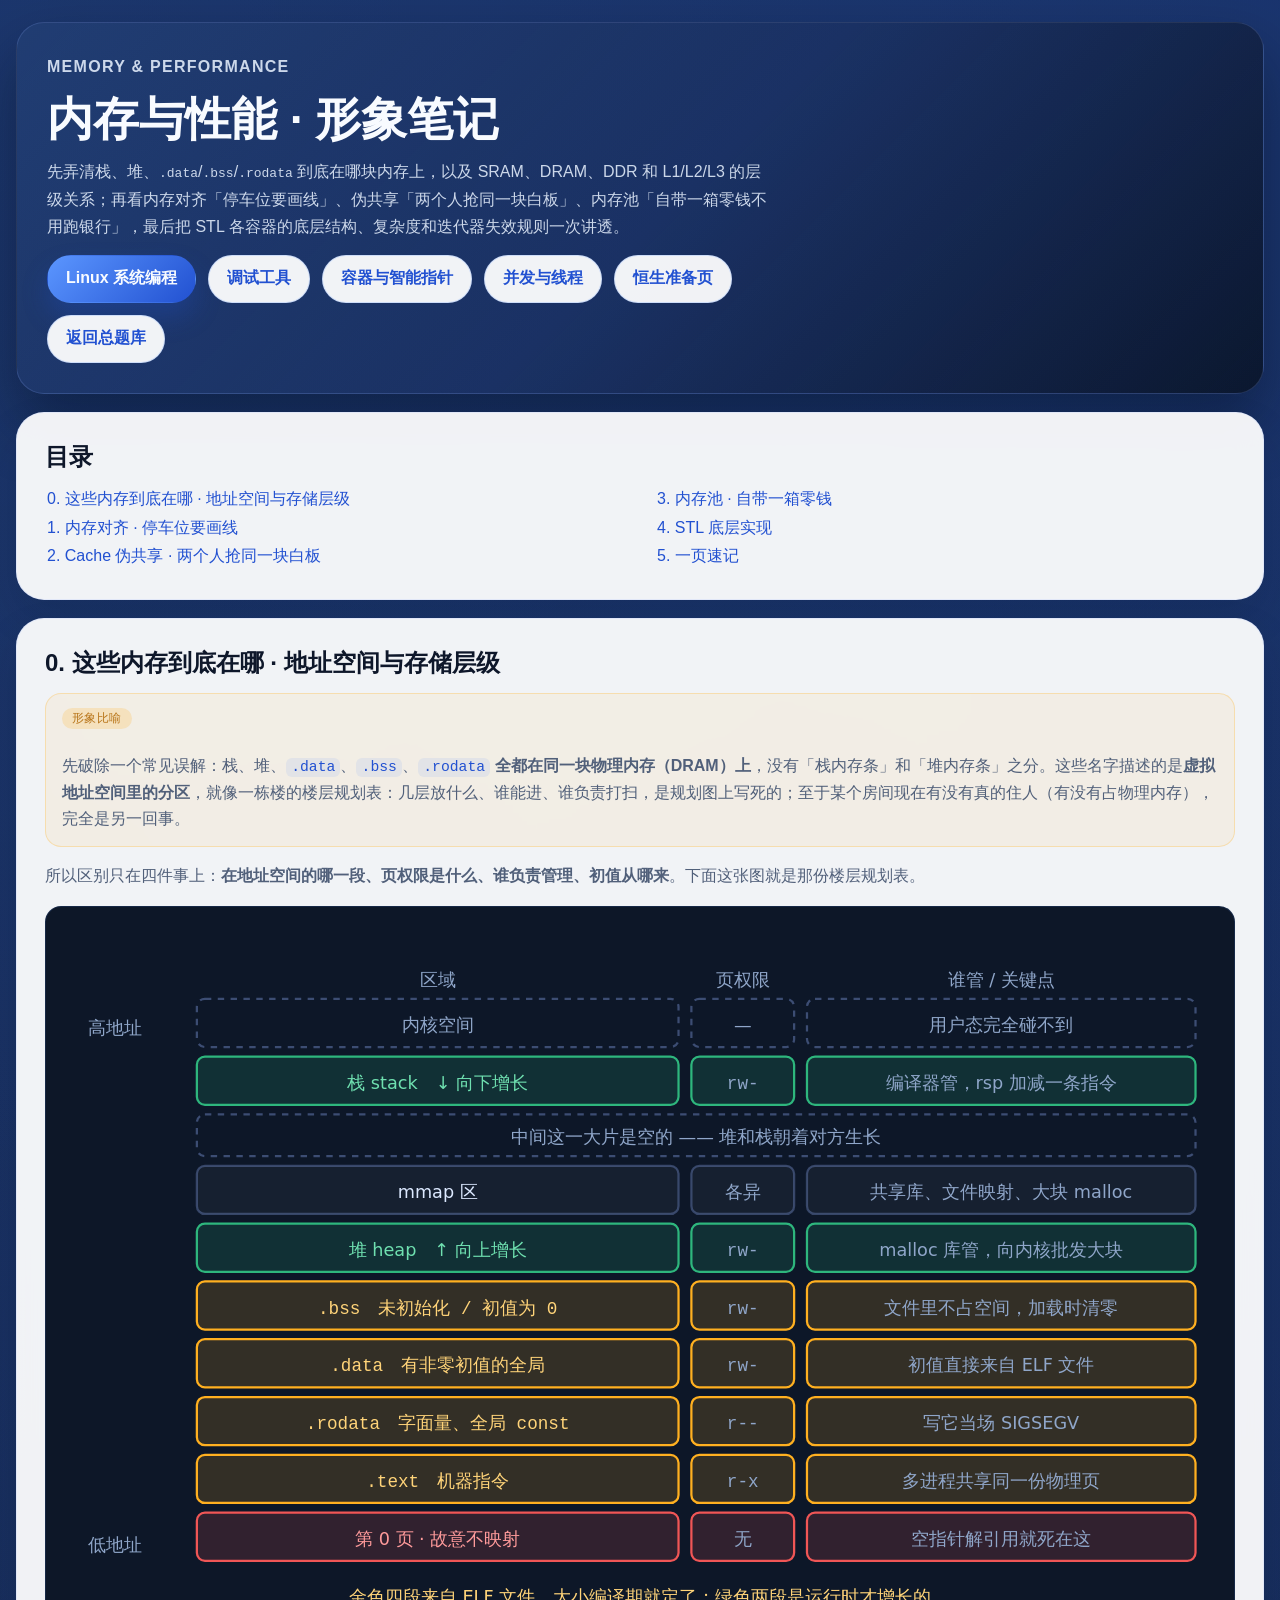
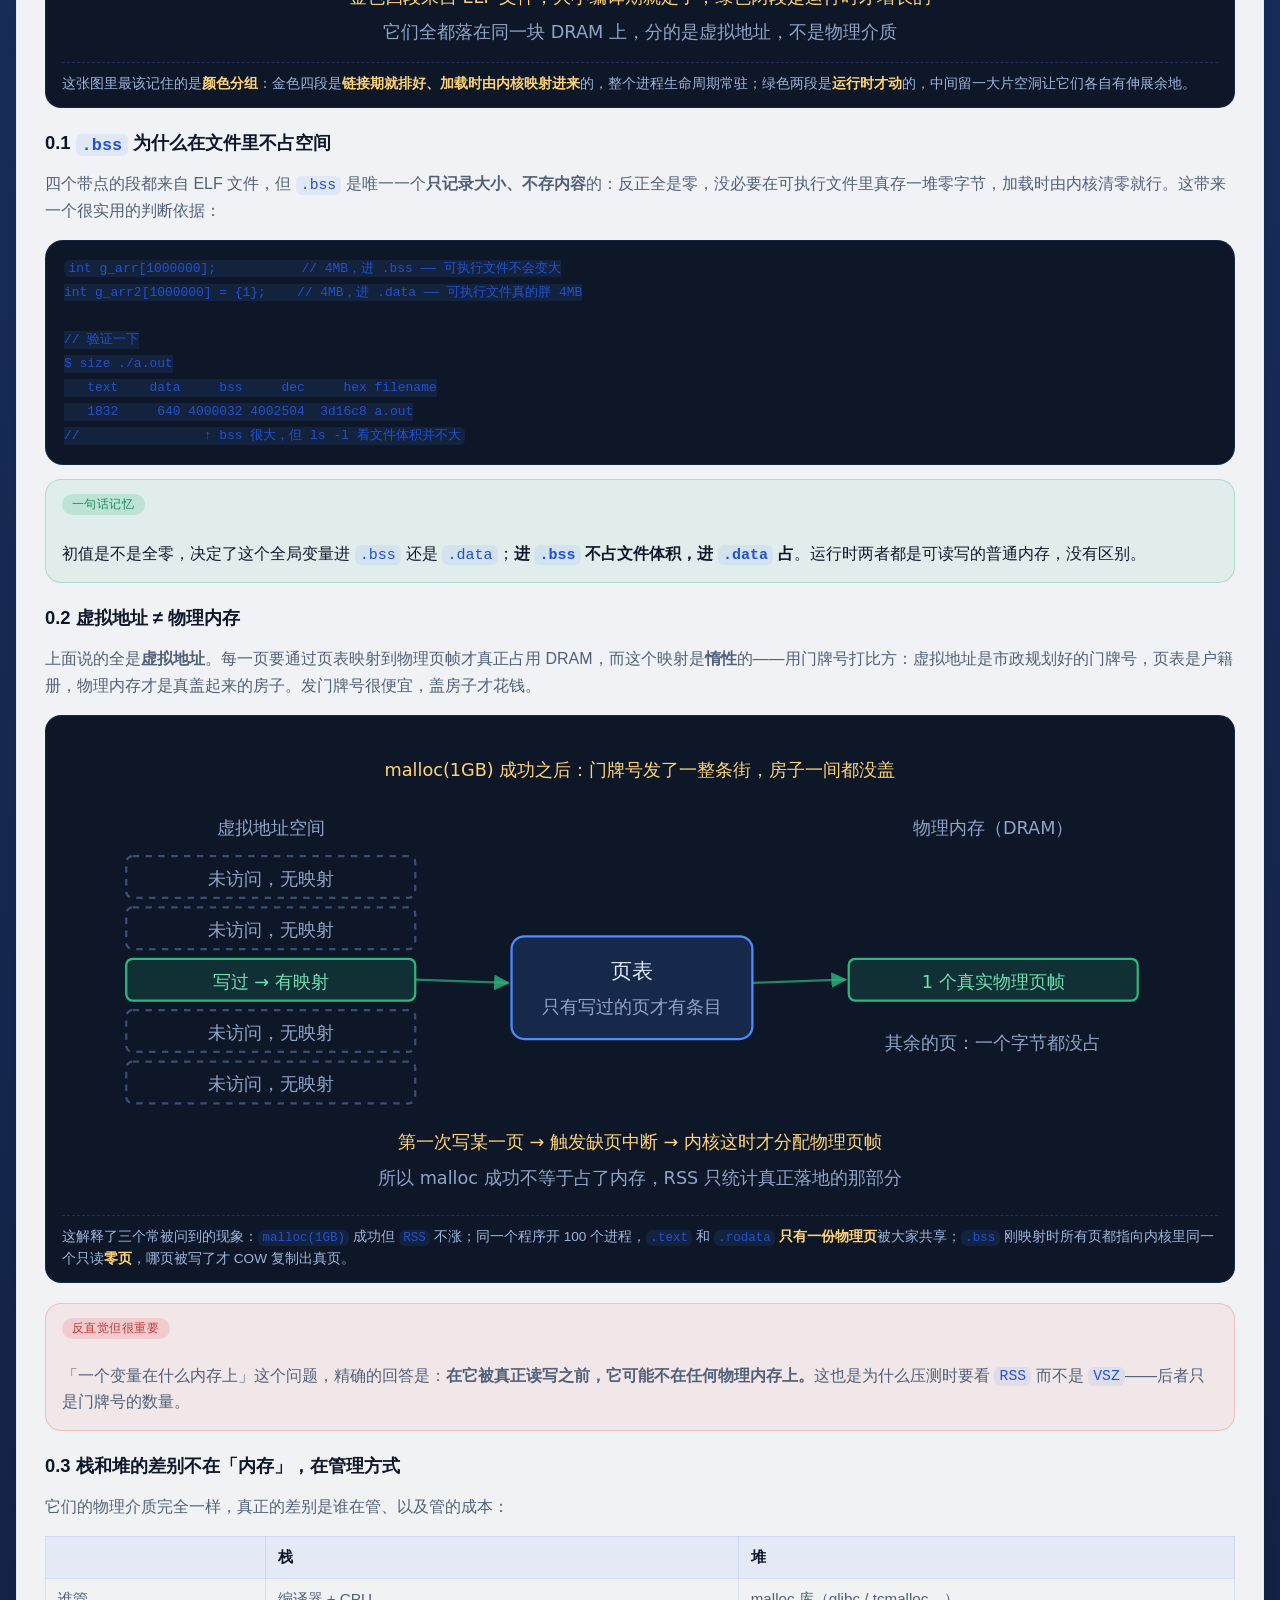
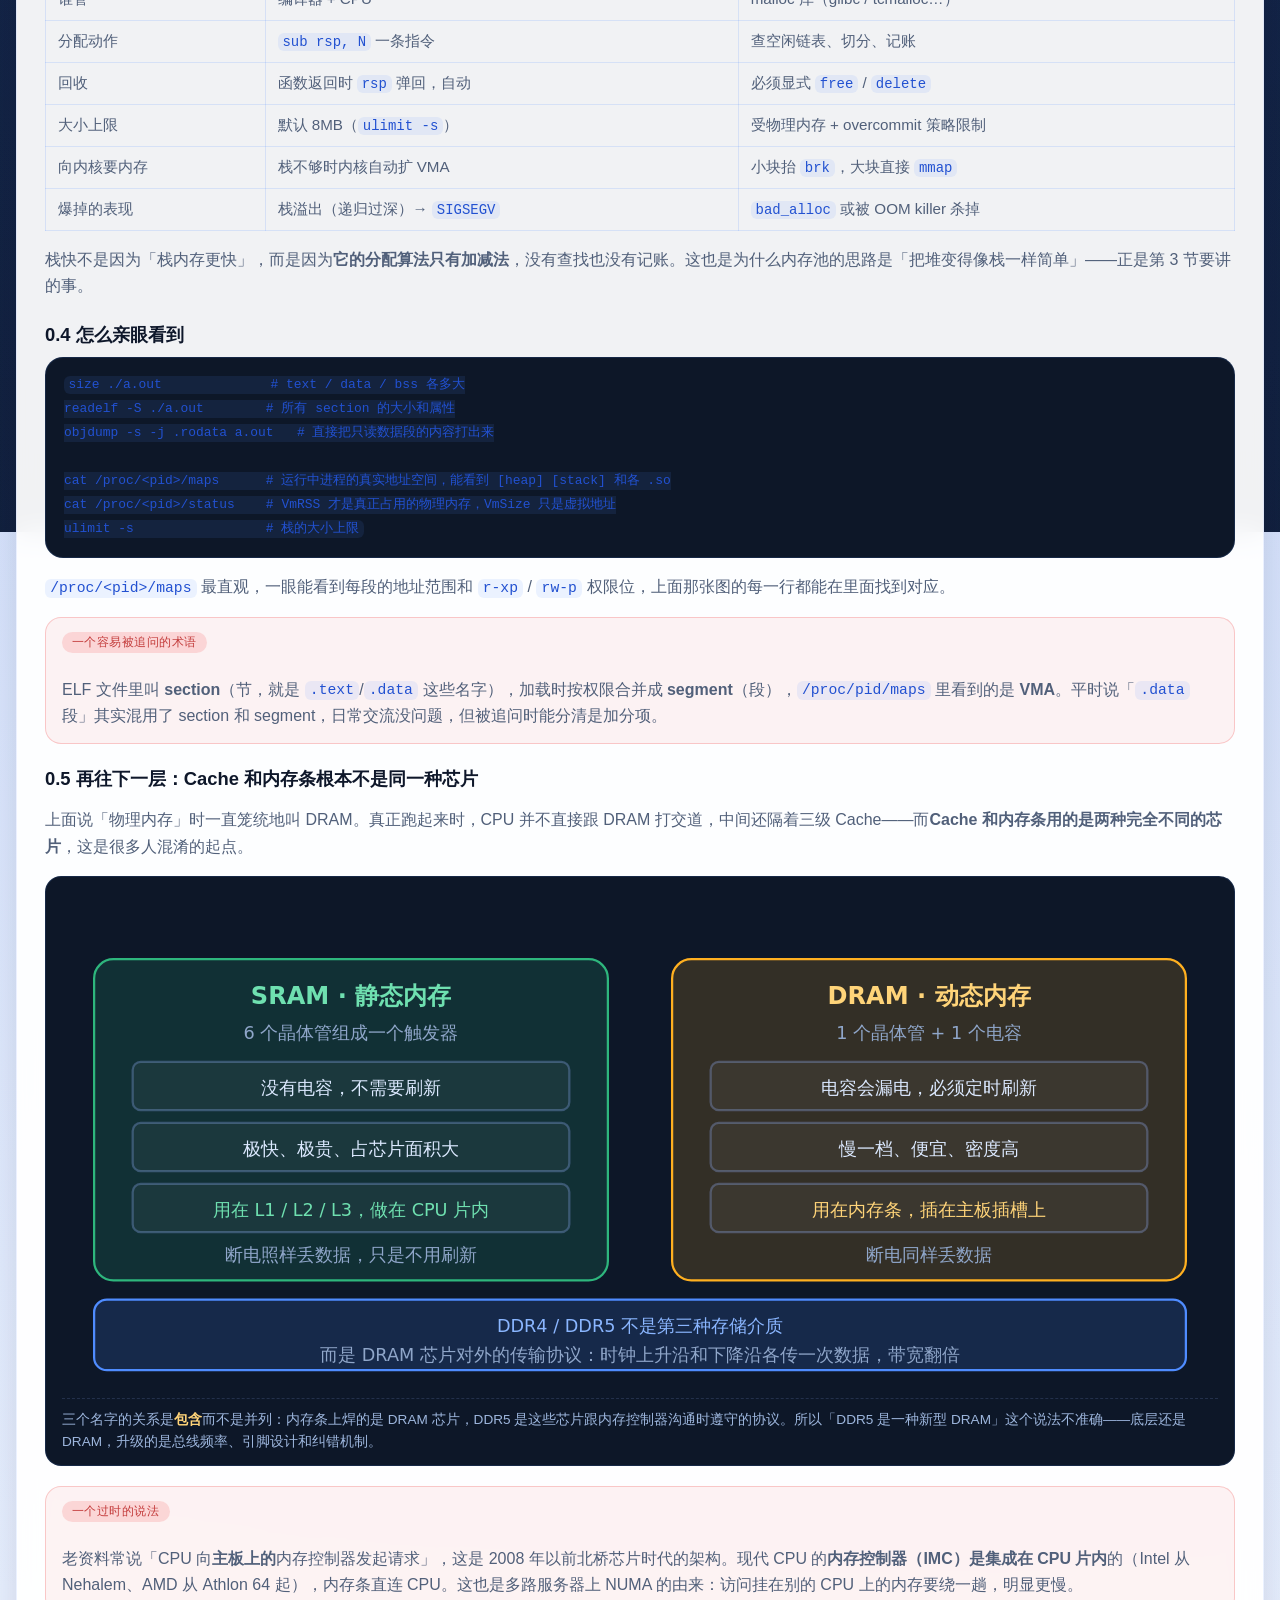
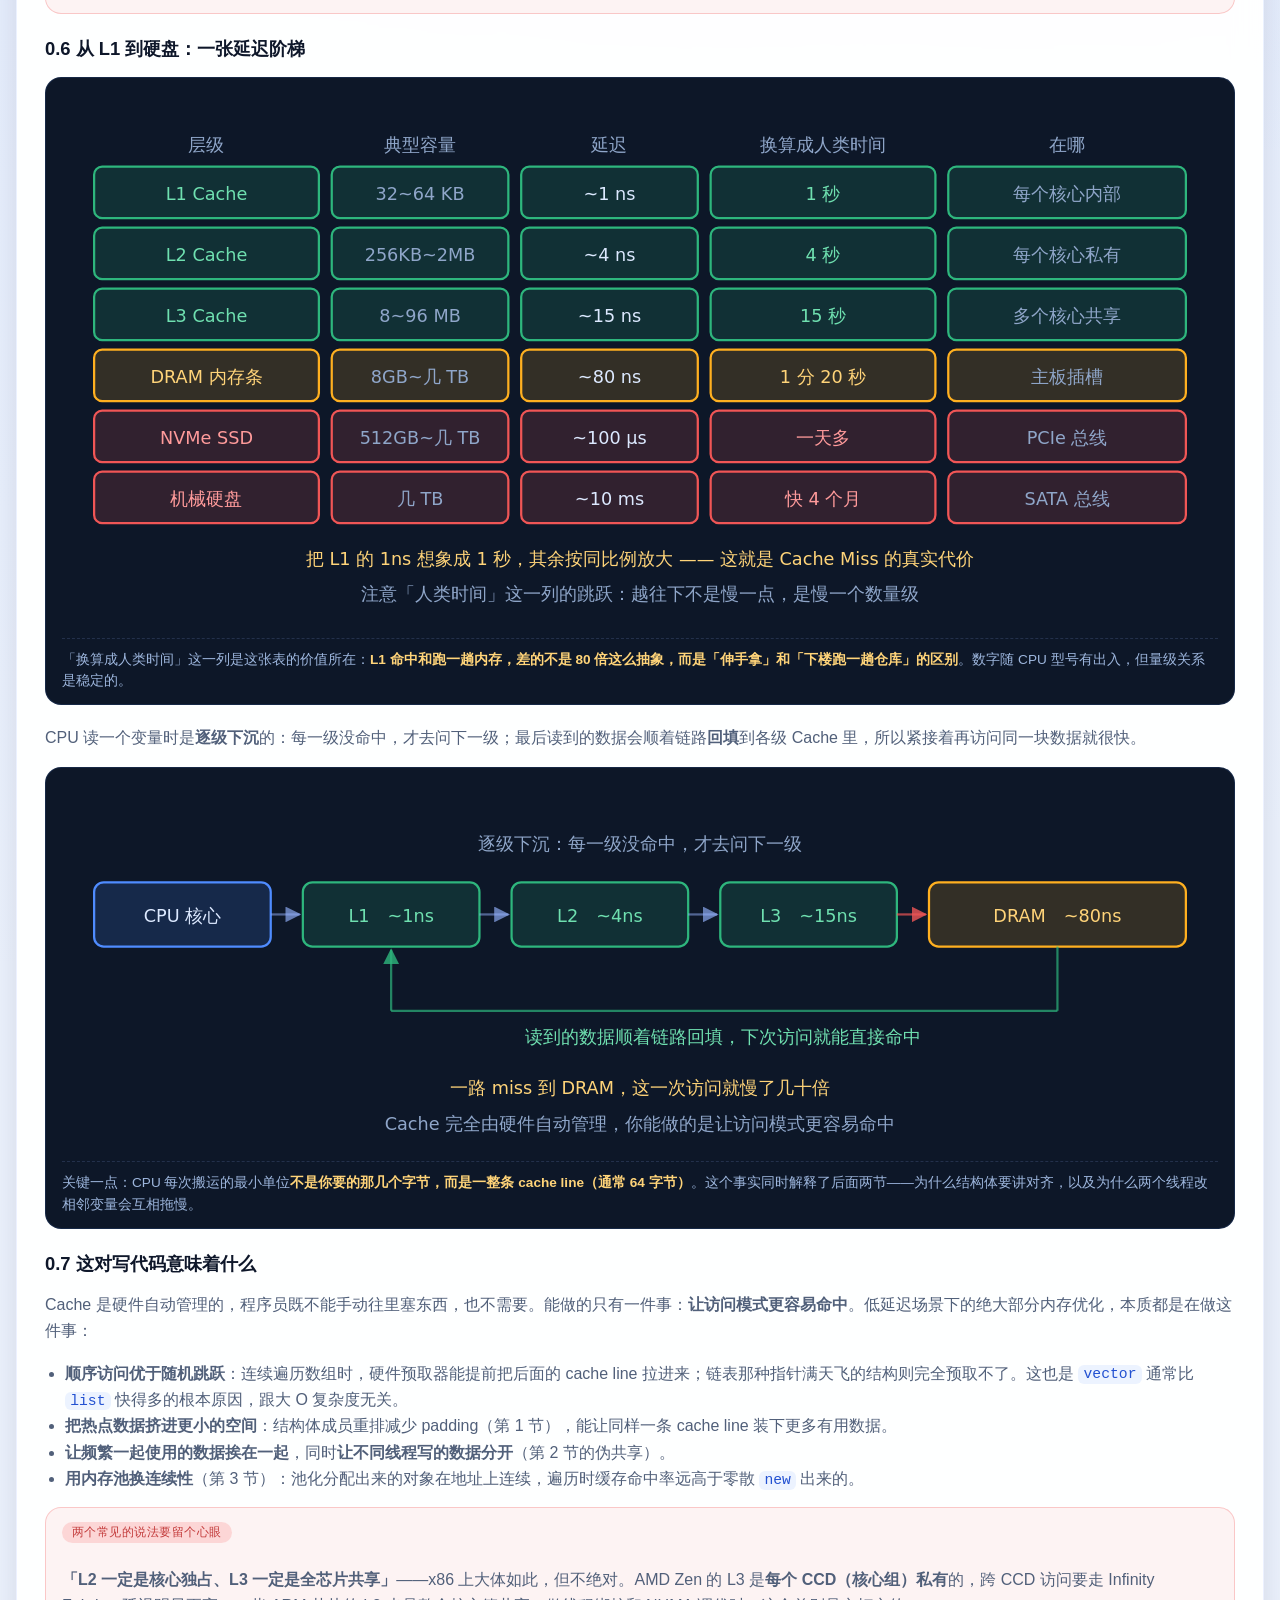
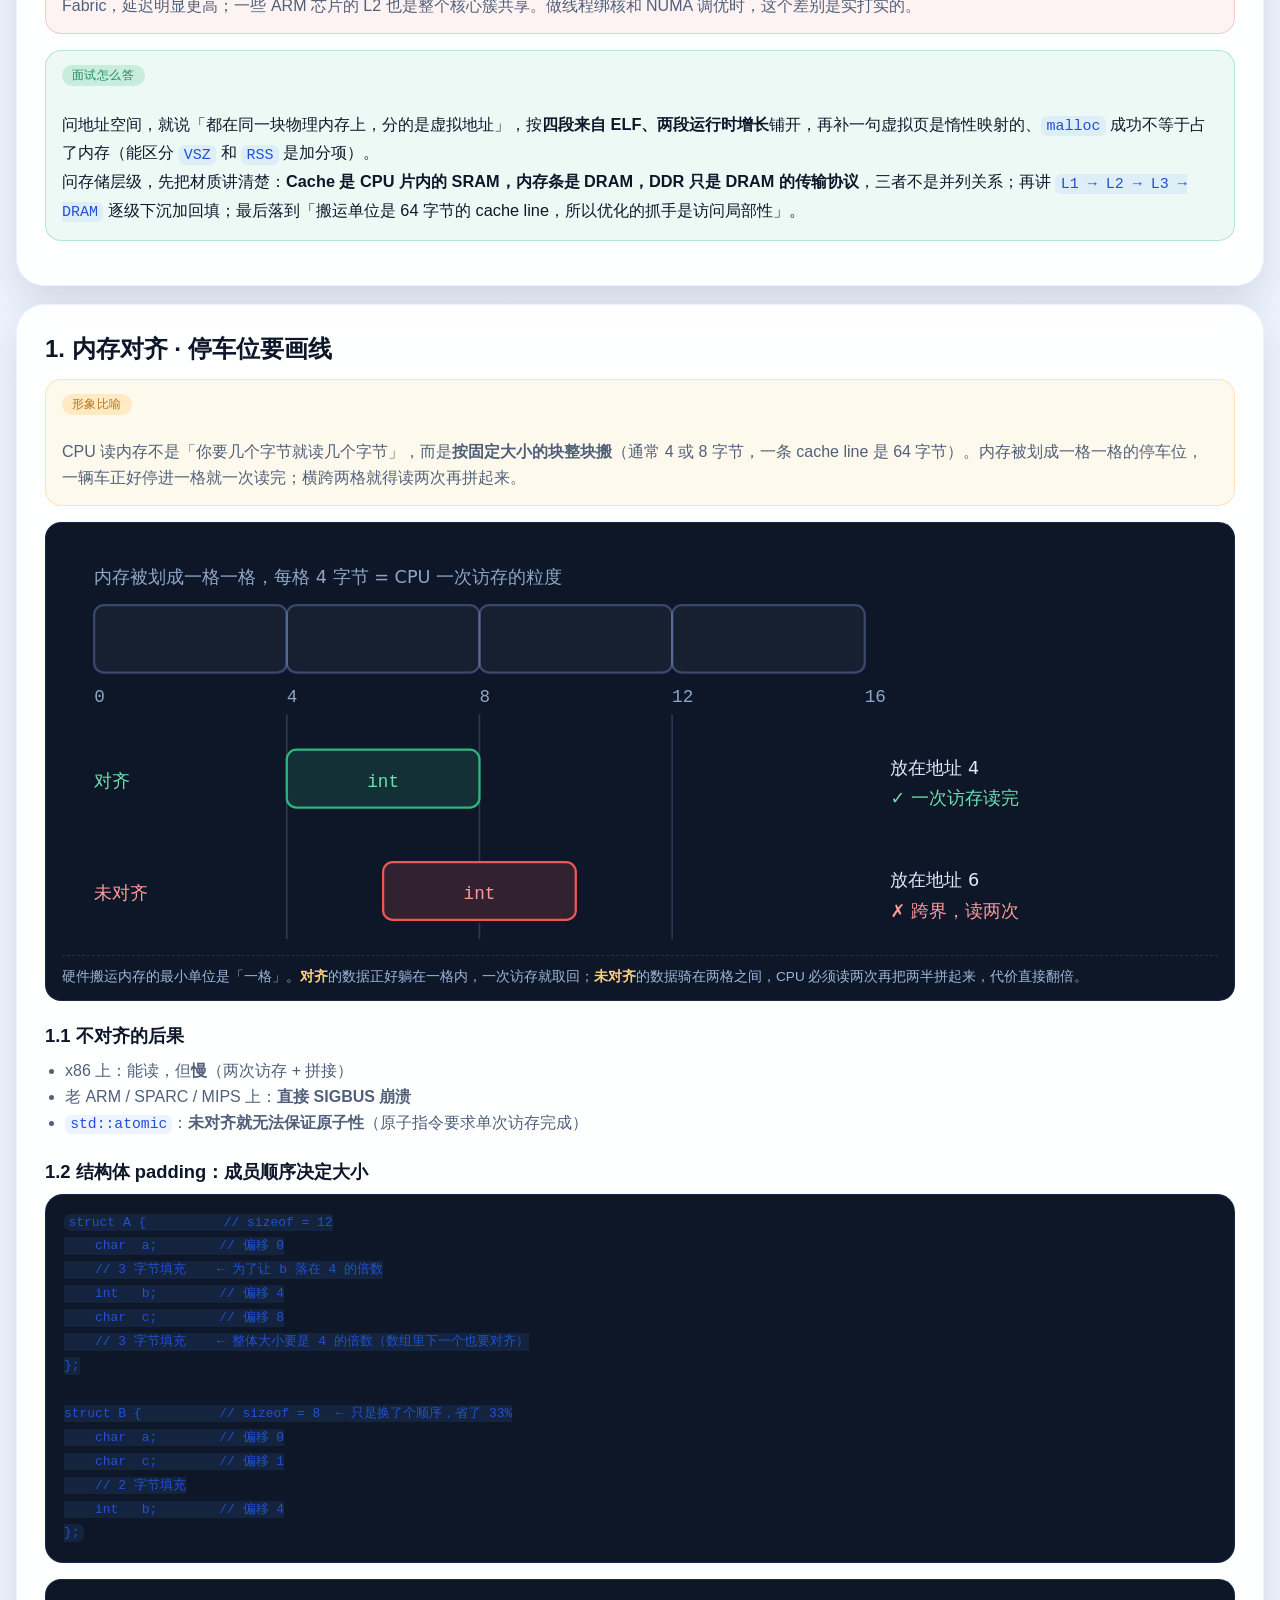
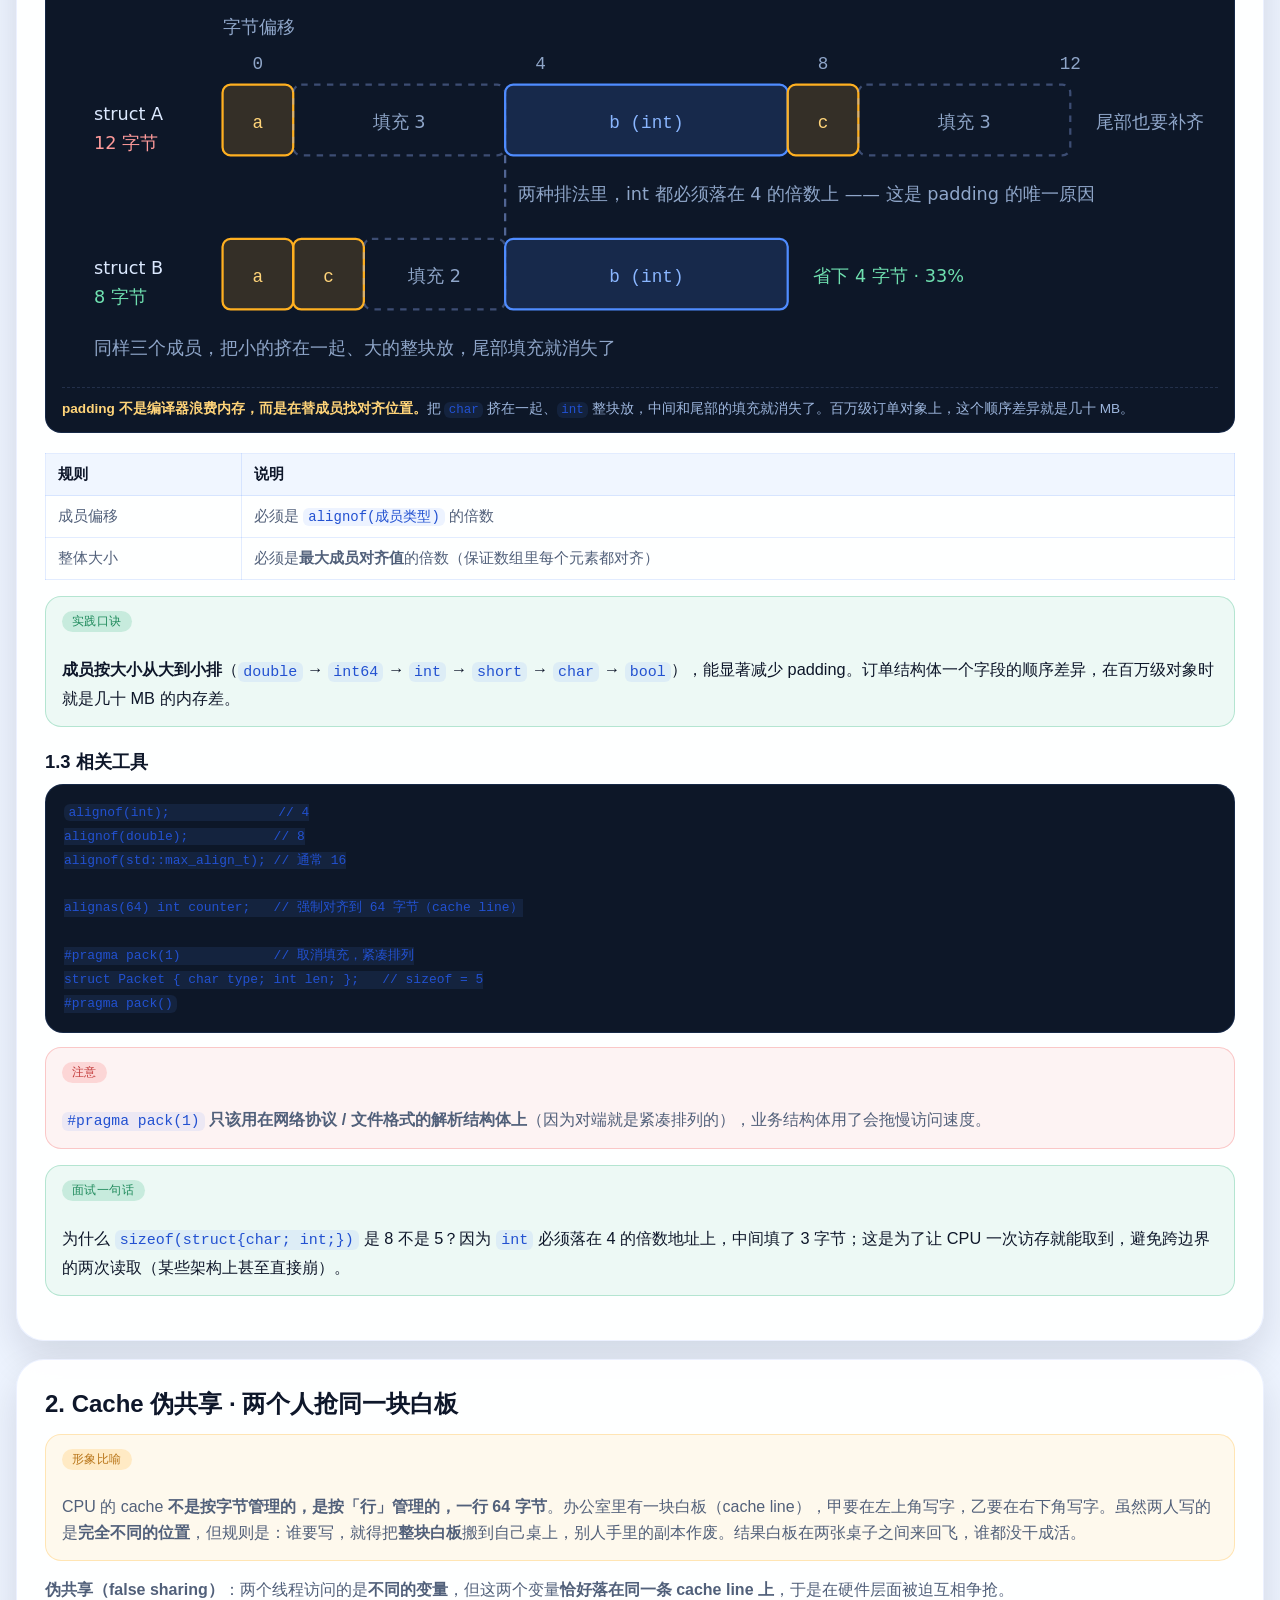
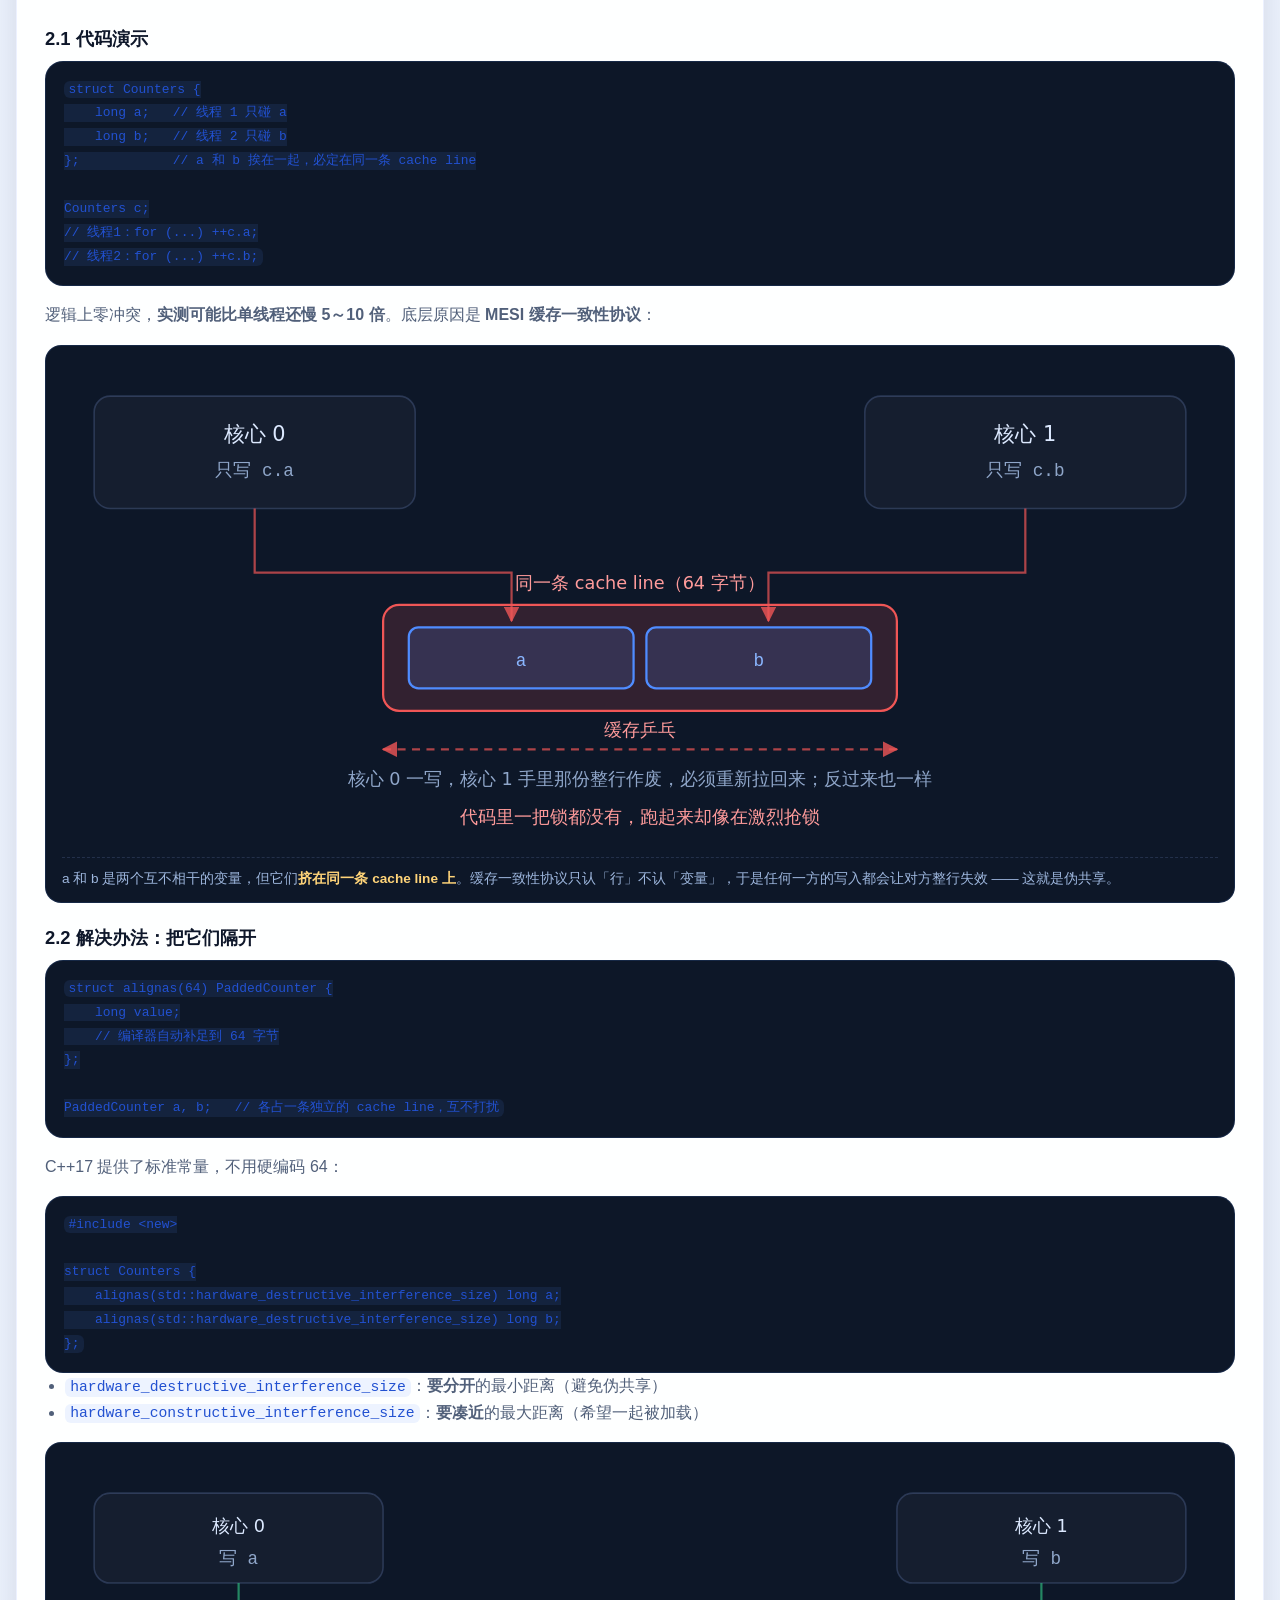
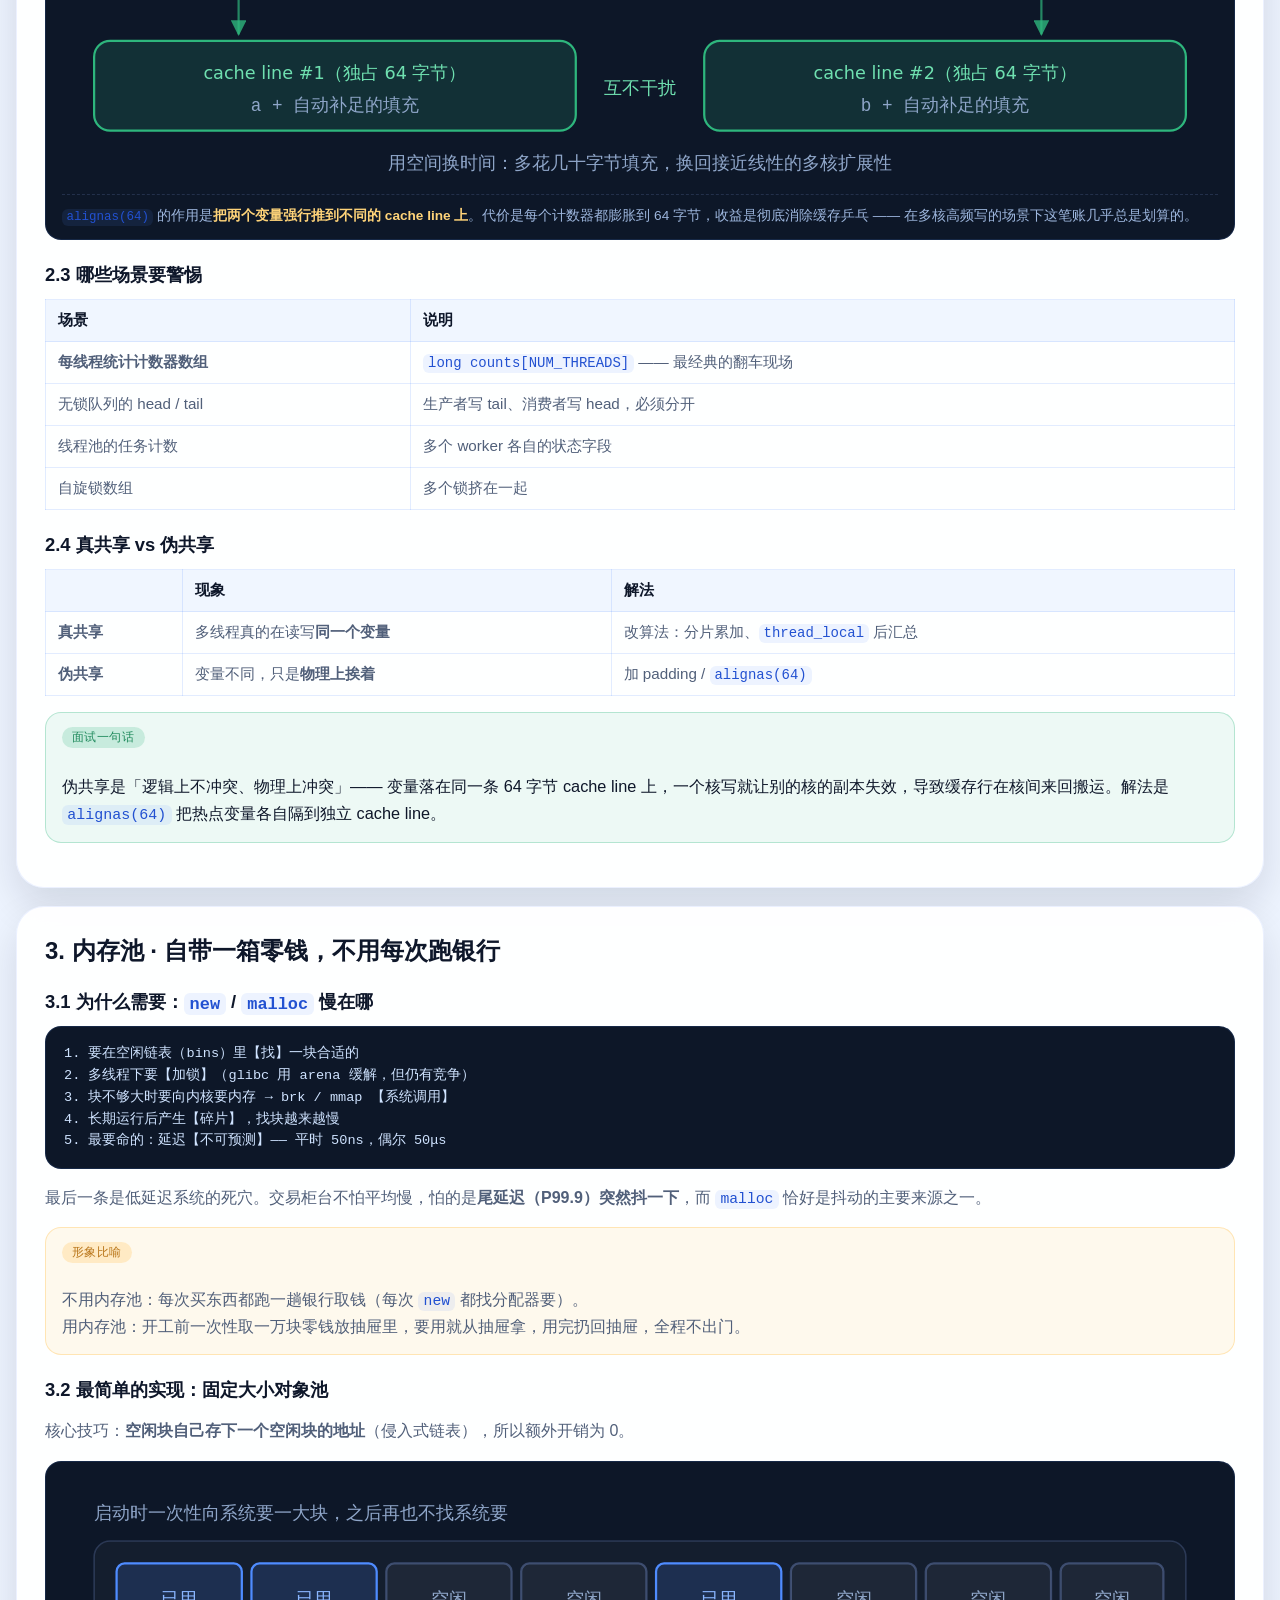
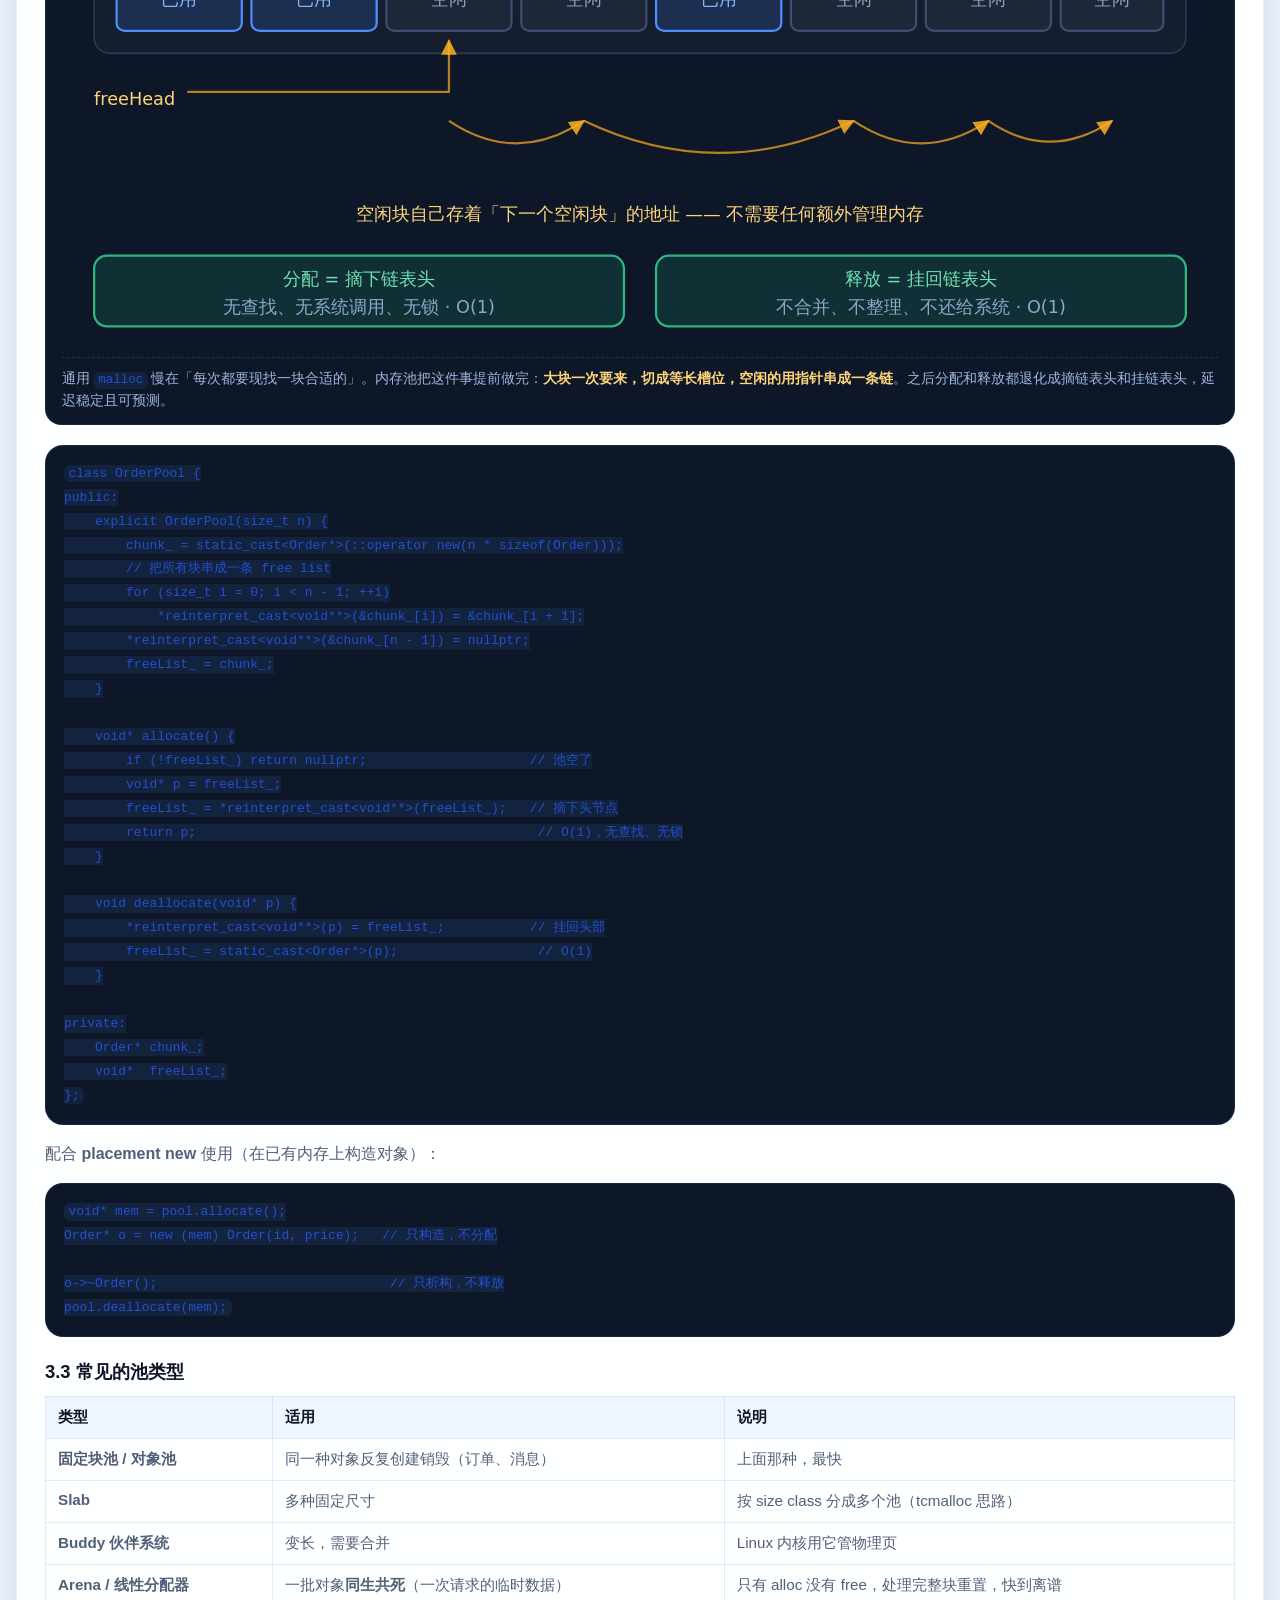
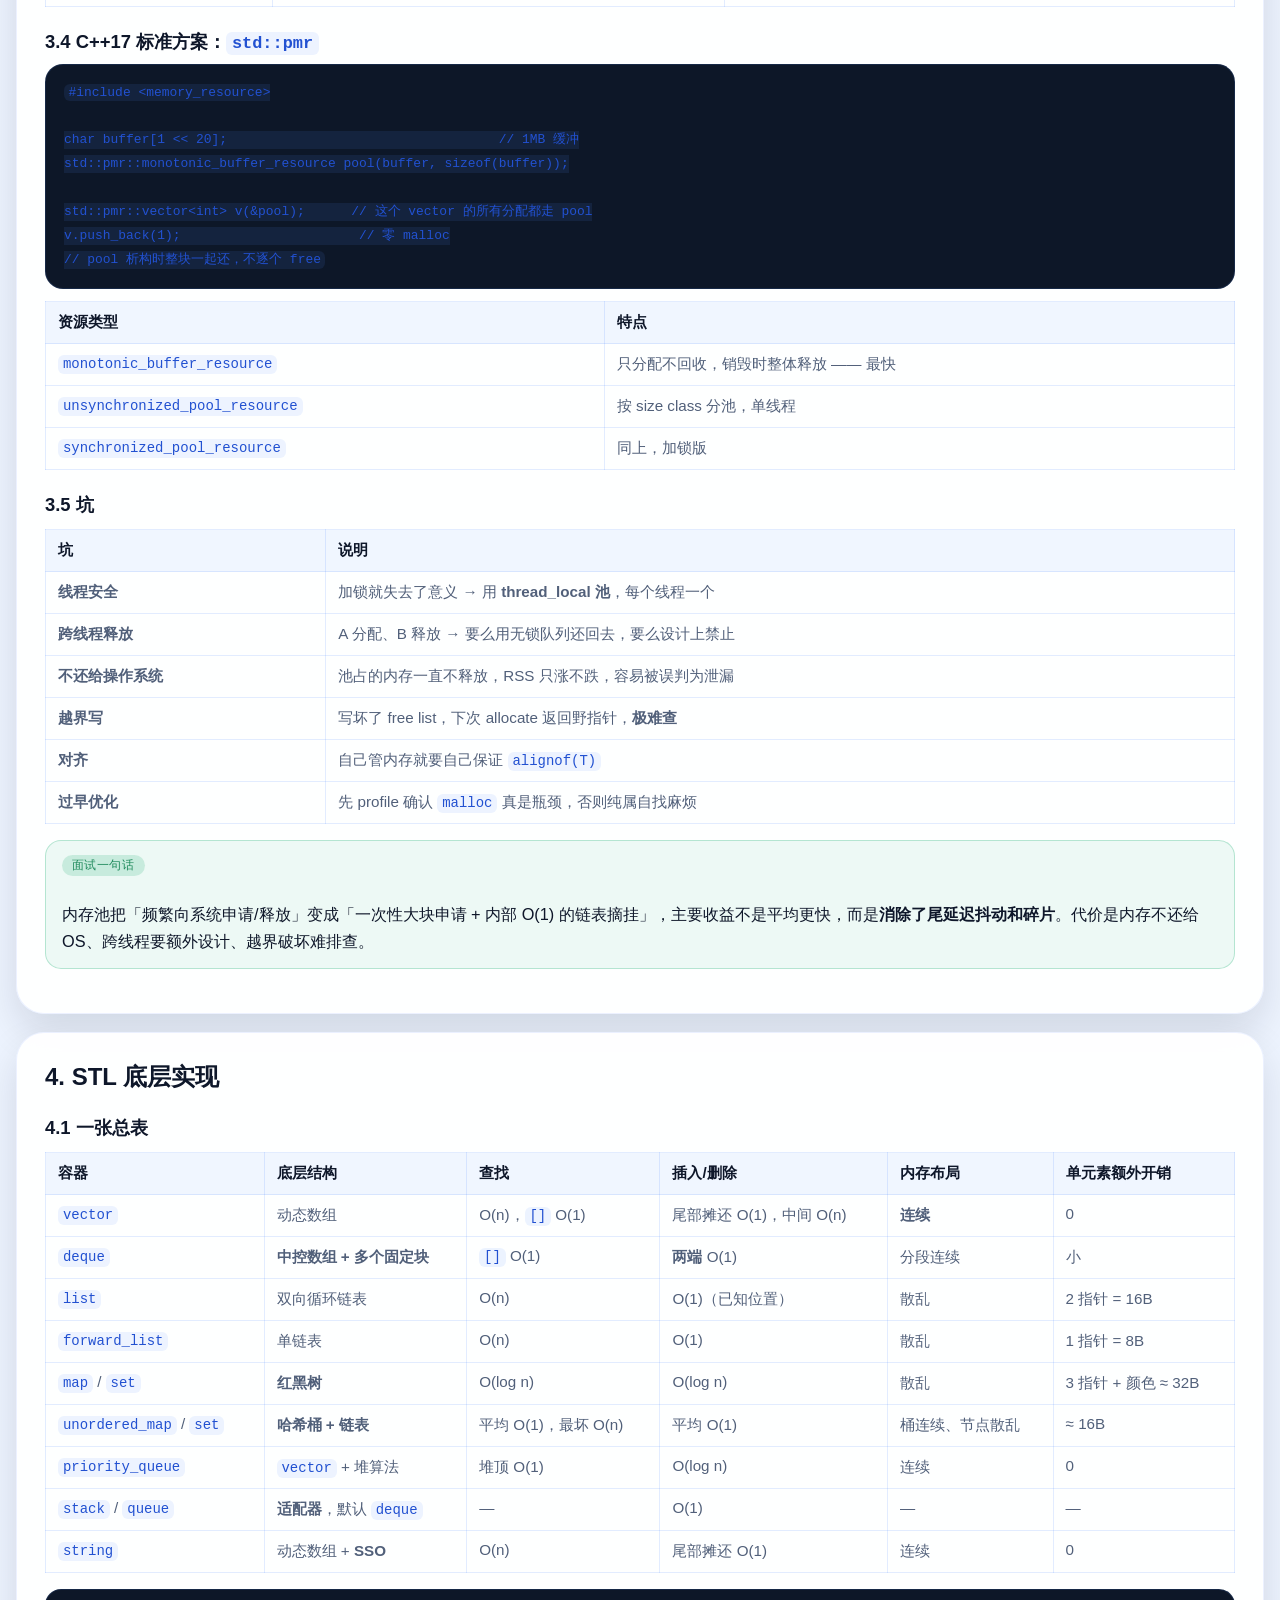
<file: docs/cpp-memory-perf-notes.html>
<!DOCTYPE html>
<html lang="zh-CN">

<head>
  <meta charset="UTF-8" />
  <meta name="viewport" content="width=device-width, initial-scale=1.0" />
  <title>C++ 内存与性能形象笔记 · 地址空间/对齐/伪共享/内存池/STL 底层</title>
  <meta name="description" content="讲清进程地址空间里栈、堆、.data/.bss/.rodata 各在哪、虚拟页的惰性映射，以及 SRAM/DRAM/DDR 与 L1/L2/L3 三级缓存的层级关系与延迟阶梯；再用停车位、白板争抢、抽屉零钱的比喻讲内存对齐与 padding、cache 伪共享与 alignas(64)、内存池与 pmr，以及 STL 各容器的底层结构、复杂度与迭代器失效规则。" />
  <link rel="stylesheet" href="./style.css" />
</head>

<body class="hundsun-page guide-page">
  <svg class="d-defs" aria-hidden="true" focusable="false">
    <defs>
      <marker id="ah" viewBox="0 0 10 10" refX="9" refY="5" markerWidth="7" markerHeight="7" orient="auto-start-reverse"><path d="M0 0 L10 5 L0 10 Z" fill="rgba(149,179,255,.65)" /></marker>
      <marker id="ah-warn" viewBox="0 0 10 10" refX="9" refY="5" markerWidth="7" markerHeight="7" orient="auto-start-reverse"><path d="M0 0 L10 5 L0 10 Z" fill="rgba(240,86,86,.8)" /></marker>
      <marker id="ah-ok" viewBox="0 0 10 10" refX="9" refY="5" markerWidth="7" markerHeight="7" orient="auto-start-reverse"><path d="M0 0 L10 5 L0 10 Z" fill="rgba(46,182,125,.8)" /></marker>
      <marker id="ah-gold" viewBox="0 0 10 10" refX="9" refY="5" markerWidth="7" markerHeight="7" orient="auto-start-reverse"><path d="M0 0 L10 5 L0 10 Z" fill="rgba(255,176,32,.85)" /></marker>
    </defs>
  </svg>
  <main class="app-shell">
    <section class="hero hero-showcase hundsun-hero">
      <div class="hero-copy">
        <p class="eyebrow">Memory &amp; Performance</p>
        <h1>内存与性能 · 形象笔记</h1>
        <p>先弄清栈、堆、<code>.data</code>/<code>.bss</code>/<code>.rodata</code> 到底在哪块内存上，以及 SRAM、DRAM、DDR 和 L1/L2/L3 的层级关系；再看内存对齐「停车位要画线」、伪共享「两个人抢同一块白板」、内存池「自带一箱零钱不用跑银行」，最后把 STL 各容器的底层结构、复杂度和迭代器失效规则一次讲透。</p>
        <div class="hero-actions">
          <a class="primary-button" href="./linux-sysprog-notes.html">Linux 系统编程</a>
          <a class="secondary-button" href="./debug-tools-notes.html">调试工具</a>
          <a class="secondary-button" href="./cpp-containers-notes.html">容器与智能指针</a>
          <a class="secondary-button" href="./cpp-concurrency-notes.html">并发与线程</a>
          <a class="secondary-button" href="./hundsun.html">恒生准备页</a>
          <a class="secondary-button" href="./index.html">返回总题库</a>
        </div>
      </div>
    </section>

    <nav class="hundsun-panel guide-toc">
      <h2>目录</h2>
      <ol>
        <li><a href="#address-space">0. 这些内存到底在哪 · 地址空间与存储层级</a></li>
        <li><a href="#align">1. 内存对齐 · 停车位要画线</a></li>
        <li><a href="#false-sharing">2. Cache 伪共享 · 两个人抢同一块白板</a></li>
        <li><a href="#pool">3. 内存池 · 自带一箱零钱</a></li>
        <li><a href="#stl">4. STL 底层实现</a></li>
        <li><a href="#cheatsheet">5. 一页速记</a></li>
      </ol>
    </nav>

    <article class="hundsun-panel guide-article" id="address-space">
      <h2>0. 这些内存到底在哪 · 地址空间与存储层级</h2>

      <div class="guide-callout is-metaphor">
        <span class="callout-label">形象比喻</span>
        <p>先破除一个常见误解：栈、堆、<code>.data</code>、<code>.bss</code>、<code>.rodata</code> <strong>全都在同一块物理内存（DRAM）上</strong>，没有「栈内存条」和「堆内存条」之分。这些名字描述的是<strong>虚拟地址空间里的分区</strong>，就像一栋楼的楼层规划表：几层放什么、谁能进、谁负责打扫，是规划图上写死的；至于某个房间现在有没有真的住人（有没有占物理内存），完全是另一回事。</p>
      </div>

      <p>所以区别只在四件事上：<strong>在地址空间的哪一段、页权限是什么、谁负责管理、初值从哪来</strong>。下面这张图就是那份楼层规划表。</p>

      <figure class="guide-figure">
        <svg viewBox="0 0 720 452" role="img" aria-label="x86-64 Linux 进程地址空间从高地址到低地址依次是内核空间、栈、mmap 区、堆、bss、data、rodata、text 和不可访问的第 0 页">
          <text class="d-t is-sm is-dim" x="234" y="38" text-anchor="middle">区域</text>
          <text class="d-t is-sm is-dim" x="424" y="38" text-anchor="middle">页权限</text>
          <text class="d-t is-sm is-dim" x="585" y="38" text-anchor="middle">谁管 / 关键点</text>

          <text class="d-t is-sm is-dim" x="16" y="68">高地址</text>
          <text class="d-t is-sm is-dim" x="16" y="390">低地址</text>

          <rect class="d-box is-ghost" x="84" y="46" width="300" height="30" rx="5" />
          <rect class="d-box is-ghost" x="392" y="46" width="64" height="30" rx="5" />
          <rect class="d-box is-ghost" x="464" y="46" width="242" height="30" rx="5" />
          <text class="d-t is-sm is-dim" x="234" y="66" text-anchor="middle">内核空间</text>
          <text class="d-t is-sm is-dim" x="424" y="66" text-anchor="middle">—</text>
          <text class="d-t is-sm is-dim" x="585" y="66" text-anchor="middle">用户态完全碰不到</text>

          <rect class="d-box is-ok" x="84" y="82" width="300" height="30" rx="5" />
          <rect class="d-box is-ok" x="392" y="82" width="64" height="30" rx="5" />
          <rect class="d-box is-ok" x="464" y="82" width="242" height="30" rx="5" />
          <text class="d-t is-sm is-ok" x="234" y="102" text-anchor="middle">栈 stack　↓ 向下增长</text>
          <text class="d-t is-sm is-mono is-dim" x="424" y="102" text-anchor="middle">rw-</text>
          <text class="d-t is-sm is-dim" x="585" y="102" text-anchor="middle">编译器管，rsp 加减一条指令</text>

          <rect class="d-box is-ghost" x="84" y="118" width="622" height="26" rx="5" />
          <text class="d-t is-sm is-dim" x="395" y="136" text-anchor="middle">中间这一大片是空的 —— 堆和栈朝着对方生长</text>

          <rect class="d-box is-muted" x="84" y="150" width="300" height="30" rx="5" />
          <rect class="d-box is-muted" x="392" y="150" width="64" height="30" rx="5" />
          <rect class="d-box is-muted" x="464" y="150" width="242" height="30" rx="5" />
          <text class="d-t is-sm" x="234" y="170" text-anchor="middle">mmap 区</text>
          <text class="d-t is-sm is-dim" x="424" y="170" text-anchor="middle">各异</text>
          <text class="d-t is-sm is-dim" x="585" y="170" text-anchor="middle">共享库、文件映射、大块 malloc</text>

          <rect class="d-box is-ok" x="84" y="186" width="300" height="30" rx="5" />
          <rect class="d-box is-ok" x="392" y="186" width="64" height="30" rx="5" />
          <rect class="d-box is-ok" x="464" y="186" width="242" height="30" rx="5" />
          <text class="d-t is-sm is-ok" x="234" y="206" text-anchor="middle">堆 heap　↑ 向上增长</text>
          <text class="d-t is-sm is-mono is-dim" x="424" y="206" text-anchor="middle">rw-</text>
          <text class="d-t is-sm is-dim" x="585" y="206" text-anchor="middle">malloc 库管，向内核批发大块</text>

          <rect class="d-box is-gold" x="84" y="222" width="300" height="30" rx="5" />
          <rect class="d-box is-gold" x="392" y="222" width="64" height="30" rx="5" />
          <rect class="d-box is-gold" x="464" y="222" width="242" height="30" rx="5" />
          <text class="d-t is-sm is-mono is-gold" x="234" y="242" text-anchor="middle">.bss　未初始化 / 初值为 0</text>
          <text class="d-t is-sm is-mono is-dim" x="424" y="242" text-anchor="middle">rw-</text>
          <text class="d-t is-sm is-dim" x="585" y="242" text-anchor="middle">文件里不占空间，加载时清零</text>

          <rect class="d-box is-gold" x="84" y="258" width="300" height="30" rx="5" />
          <rect class="d-box is-gold" x="392" y="258" width="64" height="30" rx="5" />
          <rect class="d-box is-gold" x="464" y="258" width="242" height="30" rx="5" />
          <text class="d-t is-sm is-mono is-gold" x="234" y="278" text-anchor="middle">.data　有非零初值的全局</text>
          <text class="d-t is-sm is-mono is-dim" x="424" y="278" text-anchor="middle">rw-</text>
          <text class="d-t is-sm is-dim" x="585" y="278" text-anchor="middle">初值直接来自 ELF 文件</text>

          <rect class="d-box is-gold" x="84" y="294" width="300" height="30" rx="5" />
          <rect class="d-box is-gold" x="392" y="294" width="64" height="30" rx="5" />
          <rect class="d-box is-gold" x="464" y="294" width="242" height="30" rx="5" />
          <text class="d-t is-sm is-mono is-gold" x="234" y="314" text-anchor="middle">.rodata　字面量、全局 const</text>
          <text class="d-t is-sm is-mono is-dim" x="424" y="314" text-anchor="middle">r--</text>
          <text class="d-t is-sm is-dim" x="585" y="314" text-anchor="middle">写它当场 SIGSEGV</text>

          <rect class="d-box is-gold" x="84" y="330" width="300" height="30" rx="5" />
          <rect class="d-box is-gold" x="392" y="330" width="64" height="30" rx="5" />
          <rect class="d-box is-gold" x="464" y="330" width="242" height="30" rx="5" />
          <text class="d-t is-sm is-mono is-gold" x="234" y="350" text-anchor="middle">.text　机器指令</text>
          <text class="d-t is-sm is-mono is-dim" x="424" y="350" text-anchor="middle">r-x</text>
          <text class="d-t is-sm is-dim" x="585" y="350" text-anchor="middle">多进程共享同一份物理页</text>

          <rect class="d-box is-warn" x="84" y="366" width="300" height="30" rx="5" />
          <rect class="d-box is-warn" x="392" y="366" width="64" height="30" rx="5" />
          <rect class="d-box is-warn" x="464" y="366" width="242" height="30" rx="5" />
          <text class="d-t is-sm is-warn" x="234" y="386" text-anchor="middle">第 0 页 · 故意不映射</text>
          <text class="d-t is-sm is-dim" x="424" y="386" text-anchor="middle">无</text>
          <text class="d-t is-sm is-dim" x="585" y="386" text-anchor="middle">空指针解引用就死在这</text>

          <text class="d-t is-sm is-gold" x="360" y="422" text-anchor="middle">金色四段来自 ELF 文件，大小编译期就定了；绿色两段是运行时才增长的</text>
          <text class="d-t is-sm is-dim" x="360" y="444" text-anchor="middle">它们全都落在同一块 DRAM 上，分的是虚拟地址，不是物理介质</text>
        </svg>
        <figcaption>这张图里最该记住的是<strong>颜色分组</strong>：金色四段是<strong>链接期就排好、加载时由内核映射进来</strong>的，整个进程生命周期常驻；绿色两段是<strong>运行时才动</strong>的，中间留一大片空洞让它们各自有伸展余地。</figcaption>
      </figure>

      <h3>0.1 <code>.bss</code> 为什么在文件里不占空间</h3>

      <p>四个带点的段都来自 ELF 文件，但 <code>.bss</code> 是唯一一个<strong>只记录大小、不存内容</strong>的：反正全是零，没必要在可执行文件里真存一堆零字节，加载时由内核清零就行。这带来一个很实用的判断依据：</p>

      <pre class="answer-code-block"><code>int g_arr[1000000];           // 4MB，进 .bss —— 可执行文件不会变大
int g_arr2[1000000] = {1};    // 4MB，进 .data —— 可执行文件真的胖 4MB

// 验证一下
$ size ./a.out
   text    data     bss     dec     hex filename
   1832     640 4000032 4002504  3d16c8 a.out
//                ↑ bss 很大，但 ls -l 看文件体积并不大</code></pre>

      <div class="guide-callout is-key">
        <span class="callout-label">一句话记忆</span>
        <p>初值是不是全零，决定了这个全局变量进 <code>.bss</code> 还是 <code>.data</code>；<strong>进 <code>.bss</code> 不占文件体积，进 <code>.data</code> 占</strong>。运行时两者都是可读写的普通内存，没有区别。</p>
      </div>

      <h3>0.2 虚拟地址 ≠ 物理内存</h3>

      <p>上面说的全是<strong>虚拟地址</strong>。每一页要通过页表映射到物理页帧才真正占用 DRAM，而这个映射是<strong>惰性</strong>的——用门牌号打比方：虚拟地址是市政规划好的门牌号，页表是户籍册，物理内存才是真盖起来的房子。发门牌号很便宜，盖房子才花钱。</p>

      <figure class="guide-figure">
        <svg viewBox="0 0 720 292" role="img" aria-label="malloc 拿到的虚拟页大多没有页表映射也不占物理内存，只有被写过的那一页才真正分配到物理页帧">
          <text class="d-t is-sm is-gold" x="360" y="26" text-anchor="middle">malloc(1GB) 成功之后：门牌号发了一整条街，房子一间都没盖</text>

          <text class="d-t is-sm is-dim" x="130" y="62" text-anchor="middle">虚拟地址空间</text>
          <rect class="d-box is-ghost" x="40" y="76" width="180" height="26" rx="4" />
          <text class="d-t is-sm is-dim" x="130" y="94" text-anchor="middle">未访问，无映射</text>
          <rect class="d-box is-ghost" x="40" y="108" width="180" height="26" rx="4" />
          <text class="d-t is-sm is-dim" x="130" y="126" text-anchor="middle">未访问，无映射</text>
          <rect class="d-box is-ok" x="40" y="140" width="180" height="26" rx="4" />
          <text class="d-t is-sm is-ok" x="130" y="158" text-anchor="middle">写过 → 有映射</text>
          <rect class="d-box is-ghost" x="40" y="172" width="180" height="26" rx="4" />
          <text class="d-t is-sm is-dim" x="130" y="190" text-anchor="middle">未访问，无映射</text>
          <rect class="d-box is-ghost" x="40" y="204" width="180" height="26" rx="4" />
          <text class="d-t is-sm is-dim" x="130" y="222" text-anchor="middle">未访问，无映射</text>

          <line class="d-line is-ok" x1="220" y1="153" x2="278" y2="155" marker-end="url(#ah-ok)" />

          <rect class="d-box" x="280" y="126" width="150" height="64" rx="8" />
          <text class="d-t" x="355" y="152" text-anchor="middle">页表</text>
          <text class="d-t is-sm is-dim" x="355" y="174" text-anchor="middle">只有写过的页才有条目</text>

          <line class="d-line is-ok" x1="430" y1="155" x2="488" y2="153" marker-end="url(#ah-ok)" />

          <text class="d-t is-sm is-dim" x="580" y="62" text-anchor="middle">物理内存（DRAM）</text>
          <rect class="d-box is-ok" x="490" y="140" width="180" height="26" rx="4" />
          <text class="d-t is-sm is-ok" x="580" y="158" text-anchor="middle">1 个真实物理页帧</text>
          <text class="d-t is-sm is-dim" x="580" y="196" text-anchor="middle">其余的页：一个字节都没占</text>

          <text class="d-t is-sm is-gold" x="360" y="258" text-anchor="middle">第一次写某一页 → 触发缺页中断 → 内核这时才分配物理页帧</text>
          <text class="d-t is-sm is-dim" x="360" y="280" text-anchor="middle">所以 malloc 成功不等于占了内存，RSS 只统计真正落地的那部分</text>
        </svg>
        <figcaption>这解释了三个常被问到的现象：<code>malloc(1GB)</code> 成功但 <code>RSS</code> 不涨；同一个程序开 100 个进程，<code>.text</code> 和 <code>.rodata</code> <strong>只有一份物理页</strong>被大家共享；<code>.bss</code> 刚映射时所有页都指向内核里同一个只读<strong>零页</strong>，哪页被写了才 COW 复制出真页。</figcaption>
      </figure>

      <div class="guide-callout is-warn">
        <span class="callout-label">反直觉但很重要</span>
        <p>「一个变量在什么内存上」这个问题，精确的回答是：<strong>在它被真正读写之前，它可能不在任何物理内存上。</strong>这也是为什么压测时要看 <code>RSS</code> 而不是 <code>VSZ</code>——后者只是门牌号的数量。</p>
      </div>

      <h3>0.3 栈和堆的差别不在「内存」，在管理方式</h3>

      <p>它们的物理介质完全一样，真正的差别是谁在管、以及管的成本：</p>

      <div class="guide-table-wrap">
        <table class="guide-table">
          <thead>
            <tr>
              <th></th>
              <th>栈</th>
              <th>堆</th>
            </tr>
          </thead>
          <tbody>
            <tr>
              <td>谁管</td>
              <td>编译器 + CPU</td>
              <td>malloc 库（glibc / tcmalloc…）</td>
            </tr>
            <tr>
              <td>分配动作</td>
              <td><code>sub rsp, N</code> 一条指令</td>
              <td>查空闲链表、切分、记账</td>
            </tr>
            <tr>
              <td>回收</td>
              <td>函数返回时 <code>rsp</code> 弹回，自动</td>
              <td>必须显式 <code>free</code> / <code>delete</code></td>
            </tr>
            <tr>
              <td>大小上限</td>
              <td>默认 8MB（<code>ulimit -s</code>）</td>
              <td>受物理内存 + overcommit 策略限制</td>
            </tr>
            <tr>
              <td>向内核要内存</td>
              <td>栈不够时内核自动扩 VMA</td>
              <td>小块抬 <code>brk</code>，大块直接 <code>mmap</code></td>
            </tr>
            <tr>
              <td>爆掉的表现</td>
              <td>栈溢出（递归过深）→ <code>SIGSEGV</code></td>
              <td><code>bad_alloc</code> 或被 OOM killer 杀掉</td>
            </tr>
          </tbody>
        </table>
      </div>

      <p>栈快不是因为「栈内存更快」，而是因为<strong>它的分配算法只有加减法</strong>，没有查找也没有记账。这也是为什么内存池的思路是「把堆变得像栈一样简单」——正是第 3 节要讲的事。</p>

      <h3>0.4 怎么亲眼看到</h3>

      <pre class="answer-code-block"><code>size ./a.out              # text / data / bss 各多大
readelf -S ./a.out        # 所有 section 的大小和属性
objdump -s -j .rodata a.out   # 直接把只读数据段的内容打出来

cat /proc/&lt;pid&gt;/maps      # 运行中进程的真实地址空间，能看到 [heap] [stack] 和各 .so
cat /proc/&lt;pid&gt;/status    # VmRSS 才是真正占用的物理内存，VmSize 只是虚拟地址
ulimit -s                 # 栈的大小上限</code></pre>

      <p><code>/proc/&lt;pid&gt;/maps</code> 最直观，一眼能看到每段的地址范围和 <code>r-xp</code> / <code>rw-p</code> 权限位，上面那张图的每一行都能在里面找到对应。</p>

      <div class="guide-callout is-warn">
        <span class="callout-label">一个容易被追问的术语</span>
        <p>ELF 文件里叫 <strong>section</strong>（节，就是 <code>.text</code>/<code>.data</code> 这些名字），加载时按权限合并成 <strong>segment</strong>（段），<code>/proc/pid/maps</code> 里看到的是 <strong>VMA</strong>。平时说「<code>.data</code> 段」其实混用了 section 和 segment，日常交流没问题，但被追问时能分清是加分项。</p>
      </div>

      <h3>0.5 再往下一层：Cache 和内存条根本不是同一种芯片</h3>

      <p>上面说「物理内存」时一直笼统地叫 DRAM。真正跑起来时，CPU 并不直接跟 DRAM 打交道，中间还隔着三级 Cache——而<strong>Cache 和内存条用的是两种完全不同的芯片</strong>，这是很多人混淆的起点。</p>

      <figure class="guide-figure">
        <svg viewBox="0 0 720 306" role="img" aria-label="SRAM 用六个晶体管组成触发器不需要刷新用于 CPU 内的三级缓存，DRAM 用一个晶体管加一个电容需要定时刷新用于内存条，DDR 只是 DRAM 的传输协议">
          <rect class="d-box is-ok" x="20" y="40" width="320" height="200" rx="12" />
          <text class="d-t is-lg is-ok" x="180" y="68" text-anchor="middle">SRAM · 静态内存</text>
          <text class="d-t is-sm is-dim" x="180" y="90" text-anchor="middle">6 个晶体管组成一个触发器</text>
          <rect class="d-box is-muted" x="44" y="104" width="272" height="30" rx="5" />
          <text class="d-t is-sm" x="180" y="124" text-anchor="middle">没有电容，不需要刷新</text>
          <rect class="d-box is-muted" x="44" y="142" width="272" height="30" rx="5" />
          <text class="d-t is-sm" x="180" y="162" text-anchor="middle">极快、极贵、占芯片面积大</text>
          <rect class="d-box is-muted" x="44" y="180" width="272" height="30" rx="5" />
          <text class="d-t is-sm is-ok" x="180" y="200" text-anchor="middle">用在 L1 / L2 / L3，做在 CPU 片内</text>
          <text class="d-t is-sm is-dim" x="180" y="228" text-anchor="middle">断电照样丢数据，只是不用刷新</text>

          <rect class="d-box is-gold" x="380" y="40" width="320" height="200" rx="12" />
          <text class="d-t is-lg is-gold" x="540" y="68" text-anchor="middle">DRAM · 动态内存</text>
          <text class="d-t is-sm is-dim" x="540" y="90" text-anchor="middle">1 个晶体管 + 1 个电容</text>
          <rect class="d-box is-muted" x="404" y="104" width="272" height="30" rx="5" />
          <text class="d-t is-sm" x="540" y="124" text-anchor="middle">电容会漏电，必须定时刷新</text>
          <rect class="d-box is-muted" x="404" y="142" width="272" height="30" rx="5" />
          <text class="d-t is-sm" x="540" y="162" text-anchor="middle">慢一档、便宜、密度高</text>
          <rect class="d-box is-muted" x="404" y="180" width="272" height="30" rx="5" />
          <text class="d-t is-sm is-gold" x="540" y="200" text-anchor="middle">用在内存条，插在主板插槽上</text>
          <text class="d-t is-sm is-dim" x="540" y="228" text-anchor="middle">断电同样丢数据</text>

          <rect class="d-box" x="20" y="252" width="680" height="44" rx="8" />
          <text class="d-t is-sm is-accent" x="360" y="272" text-anchor="middle">DDR4 / DDR5 不是第三种存储介质</text>
          <text class="d-t is-sm is-dim" x="360" y="290" text-anchor="middle">而是 DRAM 芯片对外的传输协议：时钟上升沿和下降沿各传一次数据，带宽翻倍</text>
        </svg>
        <figcaption>三个名字的关系是<strong>包含</strong>而不是并列：内存条上焊的是 DRAM 芯片，DDR5 是这些芯片跟内存控制器沟通时遵守的协议。所以「DDR5 是一种新型 DRAM」这个说法不准确——底层还是 DRAM，升级的是总线频率、引脚设计和纠错机制。</figcaption>
      </figure>

      <div class="guide-callout is-warn">
        <span class="callout-label">一个过时的说法</span>
        <p>老资料常说「CPU 向<strong>主板上的</strong>内存控制器发起请求」，这是 2008 年以前北桥芯片时代的架构。现代 CPU 的<strong>内存控制器（IMC）是集成在 CPU 片内</strong>的（Intel 从 Nehalem、AMD 从 Athlon 64 起），内存条直连 CPU。这也是多路服务器上 NUMA 的由来：访问挂在别的 CPU 上的内存要绕一趟，明显更慢。</p>
      </div>

      <h3>0.6 从 L1 到硬盘：一张延迟阶梯</h3>

      <figure class="guide-figure">
        <svg viewBox="0 0 720 330" role="img" aria-label="从 L1 缓存到机械硬盘的容量与延迟对照表，并把延迟按比例换算成人类能感知的时间">
          <text class="d-t is-sm is-dim" x="90" y="34" text-anchor="middle">层级</text>
          <text class="d-t is-sm is-dim" x="223" y="34" text-anchor="middle">典型容量</text>
          <text class="d-t is-sm is-dim" x="341" y="34" text-anchor="middle">延迟</text>
          <text class="d-t is-sm is-dim" x="474" y="34" text-anchor="middle">换算成人类时间</text>
          <text class="d-t is-sm is-dim" x="626" y="34" text-anchor="middle">在哪</text>

          <rect class="d-box is-ok" x="20" y="44" width="140" height="32" rx="5" />
          <rect class="d-box is-ok" x="168" y="44" width="110" height="32" rx="5" />
          <rect class="d-box is-ok" x="286" y="44" width="110" height="32" rx="5" />
          <rect class="d-box is-ok" x="404" y="44" width="140" height="32" rx="5" />
          <rect class="d-box is-ok" x="552" y="44" width="148" height="32" rx="5" />
          <text class="d-t is-sm is-ok" x="90" y="65" text-anchor="middle">L1 Cache</text>
          <text class="d-t is-sm is-dim" x="223" y="65" text-anchor="middle">32~64 KB</text>
          <text class="d-t is-sm" x="341" y="65" text-anchor="middle">~1 ns</text>
          <text class="d-t is-sm is-ok" x="474" y="65" text-anchor="middle">1 秒</text>
          <text class="d-t is-sm is-dim" x="626" y="65" text-anchor="middle">每个核心内部</text>

          <rect class="d-box is-ok" x="20" y="82" width="140" height="32" rx="5" />
          <rect class="d-box is-ok" x="168" y="82" width="110" height="32" rx="5" />
          <rect class="d-box is-ok" x="286" y="82" width="110" height="32" rx="5" />
          <rect class="d-box is-ok" x="404" y="82" width="140" height="32" rx="5" />
          <rect class="d-box is-ok" x="552" y="82" width="148" height="32" rx="5" />
          <text class="d-t is-sm is-ok" x="90" y="103" text-anchor="middle">L2 Cache</text>
          <text class="d-t is-sm is-dim" x="223" y="103" text-anchor="middle">256KB~2MB</text>
          <text class="d-t is-sm" x="341" y="103" text-anchor="middle">~4 ns</text>
          <text class="d-t is-sm is-ok" x="474" y="103" text-anchor="middle">4 秒</text>
          <text class="d-t is-sm is-dim" x="626" y="103" text-anchor="middle">每个核心私有</text>

          <rect class="d-box is-ok" x="20" y="120" width="140" height="32" rx="5" />
          <rect class="d-box is-ok" x="168" y="120" width="110" height="32" rx="5" />
          <rect class="d-box is-ok" x="286" y="120" width="110" height="32" rx="5" />
          <rect class="d-box is-ok" x="404" y="120" width="140" height="32" rx="5" />
          <rect class="d-box is-ok" x="552" y="120" width="148" height="32" rx="5" />
          <text class="d-t is-sm is-ok" x="90" y="141" text-anchor="middle">L3 Cache</text>
          <text class="d-t is-sm is-dim" x="223" y="141" text-anchor="middle">8~96 MB</text>
          <text class="d-t is-sm" x="341" y="141" text-anchor="middle">~15 ns</text>
          <text class="d-t is-sm is-ok" x="474" y="141" text-anchor="middle">15 秒</text>
          <text class="d-t is-sm is-dim" x="626" y="141" text-anchor="middle">多个核心共享</text>

          <rect class="d-box is-gold" x="20" y="158" width="140" height="32" rx="5" />
          <rect class="d-box is-gold" x="168" y="158" width="110" height="32" rx="5" />
          <rect class="d-box is-gold" x="286" y="158" width="110" height="32" rx="5" />
          <rect class="d-box is-gold" x="404" y="158" width="140" height="32" rx="5" />
          <rect class="d-box is-gold" x="552" y="158" width="148" height="32" rx="5" />
          <text class="d-t is-sm is-gold" x="90" y="179" text-anchor="middle">DRAM 内存条</text>
          <text class="d-t is-sm is-dim" x="223" y="179" text-anchor="middle">8GB~几 TB</text>
          <text class="d-t is-sm" x="341" y="179" text-anchor="middle">~80 ns</text>
          <text class="d-t is-sm is-gold" x="474" y="179" text-anchor="middle">1 分 20 秒</text>
          <text class="d-t is-sm is-dim" x="626" y="179" text-anchor="middle">主板插槽</text>

          <rect class="d-box is-warn" x="20" y="196" width="140" height="32" rx="5" />
          <rect class="d-box is-warn" x="168" y="196" width="110" height="32" rx="5" />
          <rect class="d-box is-warn" x="286" y="196" width="110" height="32" rx="5" />
          <rect class="d-box is-warn" x="404" y="196" width="140" height="32" rx="5" />
          <rect class="d-box is-warn" x="552" y="196" width="148" height="32" rx="5" />
          <text class="d-t is-sm is-warn" x="90" y="217" text-anchor="middle">NVMe SSD</text>
          <text class="d-t is-sm is-dim" x="223" y="217" text-anchor="middle">512GB~几 TB</text>
          <text class="d-t is-sm" x="341" y="217" text-anchor="middle">~100 µs</text>
          <text class="d-t is-sm is-warn" x="474" y="217" text-anchor="middle">一天多</text>
          <text class="d-t is-sm is-dim" x="626" y="217" text-anchor="middle">PCIe 总线</text>

          <rect class="d-box is-warn" x="20" y="234" width="140" height="32" rx="5" />
          <rect class="d-box is-warn" x="168" y="234" width="110" height="32" rx="5" />
          <rect class="d-box is-warn" x="286" y="234" width="110" height="32" rx="5" />
          <rect class="d-box is-warn" x="404" y="234" width="140" height="32" rx="5" />
          <rect class="d-box is-warn" x="552" y="234" width="148" height="32" rx="5" />
          <text class="d-t is-sm is-warn" x="90" y="255" text-anchor="middle">机械硬盘</text>
          <text class="d-t is-sm is-dim" x="223" y="255" text-anchor="middle">几 TB</text>
          <text class="d-t is-sm" x="341" y="255" text-anchor="middle">~10 ms</text>
          <text class="d-t is-sm is-warn" x="474" y="255" text-anchor="middle">快 4 个月</text>
          <text class="d-t is-sm is-dim" x="626" y="255" text-anchor="middle">SATA 总线</text>

          <text class="d-t is-sm is-gold" x="360" y="292" text-anchor="middle">把 L1 的 1ns 想象成 1 秒，其余按同比例放大 —— 这就是 Cache Miss 的真实代价</text>
          <text class="d-t is-sm is-dim" x="360" y="314" text-anchor="middle">注意「人类时间」这一列的跳跃：越往下不是慢一点，是慢一个数量级</text>
        </svg>
        <figcaption>「换算成人类时间」这一列是这张表的价值所在：<strong>L1 命中和跑一趟内存，差的不是 80 倍这么抽象，而是「伸手拿」和「下楼跑一趟仓库」的区别</strong>。数字随 CPU 型号有出入，但量级关系是稳定的。</figcaption>
      </figure>

      <p>CPU 读一个变量时是<strong>逐级下沉</strong>的：每一级没命中，才去问下一级；最后读到的数据会顺着链路<strong>回填</strong>到各级 Cache 里，所以紧接着再访问同一块数据就很快。</p>

      <figure class="guide-figure">
        <svg viewBox="0 0 720 226" role="img" aria-label="CPU 读数据时依次查 L1、L2、L3，都没命中才访问 DRAM，读到的数据再回填进各级缓存">
          <text class="d-t is-sm is-dim" x="360" y="40" text-anchor="middle">逐级下沉：每一级没命中，才去问下一级</text>

          <rect class="d-box" x="20" y="60" width="110" height="40" rx="6" />
          <text class="d-t is-sm" x="75" y="85" text-anchor="middle">CPU 核心</text>
          <rect class="d-box is-ok" x="150" y="60" width="110" height="40" rx="6" />
          <text class="d-t is-sm is-ok" x="205" y="85" text-anchor="middle">L1　~1ns</text>
          <rect class="d-box is-ok" x="280" y="60" width="110" height="40" rx="6" />
          <text class="d-t is-sm is-ok" x="335" y="85" text-anchor="middle">L2　~4ns</text>
          <rect class="d-box is-ok" x="410" y="60" width="110" height="40" rx="6" />
          <text class="d-t is-sm is-ok" x="465" y="85" text-anchor="middle">L3　~15ns</text>
          <rect class="d-box is-gold" x="540" y="60" width="160" height="40" rx="6" />
          <text class="d-t is-sm is-gold" x="620" y="85" text-anchor="middle">DRAM　~80ns</text>

          <line class="d-line" x1="130" y1="80" x2="148" y2="80" marker-end="url(#ah)" />
          <line class="d-line" x1="260" y1="80" x2="278" y2="80" marker-end="url(#ah)" />
          <line class="d-line" x1="390" y1="80" x2="408" y2="80" marker-end="url(#ah)" />
          <line class="d-line is-warn" x1="520" y1="80" x2="538" y2="80" marker-end="url(#ah-warn)" />

          <line class="d-line is-ok" x1="620" y1="100" x2="620" y2="140" />
          <line class="d-line is-ok" x1="620" y1="140" x2="205" y2="140" />
          <line class="d-line is-ok" x1="205" y1="140" x2="205" y2="102" marker-end="url(#ah-ok)" />
          <text class="d-t is-sm is-ok" x="412" y="160" text-anchor="middle">读到的数据顺着链路回填，下次访问就能直接命中</text>

          <text class="d-t is-sm is-gold" x="360" y="192" text-anchor="middle">一路 miss 到 DRAM，这一次访问就慢了几十倍</text>
          <text class="d-t is-sm is-dim" x="360" y="214" text-anchor="middle">Cache 完全由硬件自动管理，你能做的是让访问模式更容易命中</text>
        </svg>
        <figcaption>关键一点：CPU 每次搬运的最小单位<strong>不是你要的那几个字节，而是一整条 cache line（通常 64 字节）</strong>。这个事实同时解释了后面两节——为什么结构体要讲对齐，以及为什么两个线程改相邻变量会互相拖慢。</figcaption>
      </figure>

      <h3>0.7 这对写代码意味着什么</h3>

      <p>Cache 是硬件自动管理的，程序员既不能手动往里塞东西，也不需要。能做的只有一件事：<strong>让访问模式更容易命中</strong>。低延迟场景下的绝大部分内存优化，本质都是在做这件事：</p>

      <ul>
        <li><strong>顺序访问优于随机跳跃</strong>：连续遍历数组时，硬件预取器能提前把后面的 cache line 拉进来；链表那种指针满天飞的结构则完全预取不了。这也是 <code>vector</code> 通常比 <code>list</code> 快得多的根本原因，跟大 O 复杂度无关。</li>
        <li><strong>把热点数据挤进更小的空间</strong>：结构体成员重排减少 padding（第 1 节），能让同样一条 cache line 装下更多有用数据。</li>
        <li><strong>让频繁一起使用的数据挨在一起</strong>，同时<strong>让不同线程写的数据分开</strong>（第 2 节的伪共享）。</li>
        <li><strong>用内存池换连续性</strong>（第 3 节）：池化分配出来的对象在地址上连续，遍历时缓存命中率远高于零散 <code>new</code> 出来的。</li>
      </ul>

      <div class="guide-callout is-warn">
        <span class="callout-label">两个常见的说法要留个心眼</span>
        <p><strong>「L2 一定是核心独占、L3 一定是全芯片共享」</strong>——x86 上大体如此，但不绝对。AMD Zen 的 L3 是<strong>每个 CCD（核心组）私有</strong>的，跨 CCD 访问要走 Infinity Fabric，延迟明显更高；一些 ARM 芯片的 L2 也是整个核心簇共享。做线程绑核和 NUMA 调优时，这个差别是实打实的。</p>
      </div>

      <div class="guide-callout is-key">
        <span class="callout-label">面试怎么答</span>
        <p>问地址空间，就说「都在同一块物理内存上，分的是虚拟地址」，按<strong>四段来自 ELF、两段运行时增长</strong>铺开，再补一句虚拟页是惰性映射的、<code>malloc</code> 成功不等于占了内存（能区分 <code>VSZ</code> 和 <code>RSS</code> 是加分项）。<br />问存储层级，先把材质讲清楚：<strong>Cache 是 CPU 片内的 SRAM，内存条是 DRAM，DDR 只是 DRAM 的传输协议</strong>，三者不是并列关系；再讲 <code>L1 → L2 → L3 → DRAM</code> 逐级下沉加回填；最后落到「搬运单位是 64 字节的 cache line，所以优化的抓手是访问局部性」。</p>
      </div>
    </article>

    <article class="hundsun-panel guide-article" id="align">
      <h2>1. 内存对齐 · 停车位要画线</h2>

      <div class="guide-callout is-metaphor">
        <span class="callout-label">形象比喻</span>
        <p>CPU 读内存不是「你要几个字节就读几个字节」，而是<strong>按固定大小的块整块搬</strong>（通常 4 或 8 字节，一条 cache line 是 64 字节）。内存被划成一格一格的停车位，一辆车正好停进一格就一次读完；横跨两格就得读两次再拼起来。</p>
      </div>

      <figure class="guide-figure">
        <svg viewBox="0 0 720 250" role="img" aria-label="内存按 4 字节分格，对齐的 int 一次读完，未对齐的 int 横跨两格需要读两次">
          <text class="d-t is-sm is-dim" x="20" y="26">内存被划成一格一格，每格 4 字节 = CPU 一次访存的粒度</text>

          <rect class="d-box is-muted" x="20" y="40" width="120" height="42" rx="6" />
          <rect class="d-box is-muted" x="140" y="40" width="120" height="42" rx="6" />
          <rect class="d-box is-muted" x="260" y="40" width="120" height="42" rx="6" />
          <rect class="d-box is-muted" x="380" y="40" width="120" height="42" rx="6" />
          <text class="d-t is-sm is-dim is-mono" x="20" y="100">0</text>
          <text class="d-t is-sm is-dim is-mono" x="140" y="100">4</text>
          <text class="d-t is-sm is-dim is-mono" x="260" y="100">8</text>
          <text class="d-t is-sm is-dim is-mono" x="380" y="100">12</text>
          <text class="d-t is-sm is-dim is-mono" x="500" y="100">16</text>

          <line class="d-line is-faint" x1="140" y1="108" x2="140" y2="248" />
          <line class="d-line is-faint" x1="380" y1="108" x2="380" y2="248" />
          <line class="d-line is-faint" x1="260" y1="108" x2="260" y2="200" />
          <line class="d-line is-faint" x1="260" y1="238" x2="260" y2="248" />

          <text class="d-t is-sm is-ok" x="20" y="153">对齐</text>
          <rect class="d-box is-ok" x="140" y="130" width="120" height="36" rx="6" />
          <text class="d-t is-sm is-mono is-ok" x="200" y="153" text-anchor="middle">int</text>
          <text class="d-t is-sm" x="516" y="145">放在地址 4</text>
          <text class="d-t is-sm is-ok" x="516" y="164">✓ 一次访存读完</text>

          <text class="d-t is-sm is-warn" x="20" y="223">未对齐</text>
          <rect class="d-box is-warn" x="200" y="200" width="120" height="36" rx="6" />
          <text class="d-t is-sm is-mono is-warn" x="260" y="223" text-anchor="middle">int</text>
          <text class="d-t is-sm" x="516" y="215">放在地址 6</text>
          <text class="d-t is-sm is-warn" x="516" y="234">✗ 跨界，读两次</text>
        </svg>
        <figcaption>硬件搬运内存的最小单位是「一格」。<strong>对齐</strong>的数据正好躺在一格内，一次访存就取回；<strong>未对齐</strong>的数据骑在两格之间，CPU 必须读两次再把两半拼起来，代价直接翻倍。</figcaption>
      </figure>

      <h3>1.1 不对齐的后果</h3>
      <ul>
        <li>x86 上：能读，但<strong>慢</strong>（两次访存 + 拼接）</li>
        <li>老 ARM / SPARC / MIPS 上：<strong>直接 SIGBUS 崩溃</strong></li>
        <li><code>std::atomic</code>：<strong>未对齐就无法保证原子性</strong>（原子指令要求单次访存完成）</li>
      </ul>

      <h3>1.2 结构体 padding：成员顺序决定大小</h3>
      <pre class="answer-code-block"><code>struct A {          // sizeof = 12
    char  a;        // 偏移 0
    // 3 字节填充    ← 为了让 b 落在 4 的倍数
    int   b;        // 偏移 4
    char  c;        // 偏移 8
    // 3 字节填充    ← 整体大小要是 4 的倍数（数组里下一个也要对齐）
};

struct B {          // sizeof = 8  ← 只是换了个顺序，省了 33%
    char  a;        // 偏移 0
    char  c;        // 偏移 1
    // 2 字节填充
    int   b;        // 偏移 4
};</code></pre>

      <figure class="guide-figure">
        <svg viewBox="0 0 720 235" role="img" aria-label="struct A 与 struct B 的内存布局对比，只调换成员顺序就把 12 字节压到 8 字节">
          <text class="d-t is-sm is-dim is-mono" x="100" y="22">字节偏移</text>
          <text class="d-t is-sm is-dim is-mono" x="122" y="44" text-anchor="middle">0</text>
          <text class="d-t is-sm is-dim is-mono" x="298" y="44" text-anchor="middle">4</text>
          <text class="d-t is-sm is-dim is-mono" x="474" y="44" text-anchor="middle">8</text>
          <text class="d-t is-sm is-dim is-mono" x="628" y="44" text-anchor="middle">12</text>

          <text class="d-t is-sm" x="20" y="76">struct A</text>
          <text class="d-t is-sm is-warn" x="20" y="94">12 字节</text>
          <rect class="d-box is-gold" x="100" y="54" width="44" height="44" rx="5" />
          <text class="d-t is-sm is-gold is-mono" x="122" y="81" text-anchor="middle">a</text>
          <rect class="d-box is-ghost" x="144" y="54" width="132" height="44" rx="5" />
          <text class="d-t is-sm is-dim" x="210" y="81" text-anchor="middle">填充 3</text>
          <rect class="d-box" x="276" y="54" width="176" height="44" rx="5" />
          <text class="d-t is-sm is-accent is-mono" x="364" y="81" text-anchor="middle">b (int)</text>
          <rect class="d-box is-gold" x="452" y="54" width="44" height="44" rx="5" />
          <text class="d-t is-sm is-gold is-mono" x="474" y="81" text-anchor="middle">c</text>
          <rect class="d-box is-ghost" x="496" y="54" width="132" height="44" rx="5" />
          <text class="d-t is-sm is-dim" x="562" y="81" text-anchor="middle">填充 3</text>
          <text class="d-t is-sm is-dim" x="644" y="81">尾部也要补齐</text>

          <text class="d-t is-sm" x="20" y="172">struct B</text>
          <text class="d-t is-sm is-ok" x="20" y="190">8 字节</text>
          <rect class="d-box is-gold" x="100" y="150" width="44" height="44" rx="5" />
          <text class="d-t is-sm is-gold is-mono" x="122" y="177" text-anchor="middle">a</text>
          <rect class="d-box is-gold" x="144" y="150" width="44" height="44" rx="5" />
          <text class="d-t is-sm is-gold is-mono" x="166" y="177" text-anchor="middle">c</text>
          <rect class="d-box is-ghost" x="188" y="150" width="88" height="44" rx="5" />
          <text class="d-t is-sm is-dim" x="232" y="177" text-anchor="middle">填充 2</text>
          <rect class="d-box" x="276" y="150" width="176" height="44" rx="5" />
          <text class="d-t is-sm is-accent is-mono" x="364" y="177" text-anchor="middle">b (int)</text>
          <text class="d-t is-sm is-ok" x="468" y="177">省下 4 字节 · 33%</text>

          <line class="d-line is-dash" x1="276" y1="98" x2="276" y2="150" />
          <text class="d-t is-sm is-dim" x="284" y="126">两种排法里，int 都必须落在 4 的倍数上 —— 这是 padding 的唯一原因</text>

          <text class="d-t is-sm is-dim" x="20" y="222">同样三个成员，把小的挤在一起、大的整块放，尾部填充就消失了</text>
        </svg>
        <figcaption><strong>padding 不是编译器浪费内存，而是在替成员找对齐位置。</strong>把 <code>char</code> 挤在一起、<code>int</code> 整块放，中间和尾部的填充就消失了。百万级订单对象上，这个顺序差异就是几十 MB。</figcaption>
      </figure>

      <div class="guide-table-wrap">
        <table class="guide-table">
          <thead>
            <tr><th>规则</th><th>说明</th></tr>
          </thead>
          <tbody>
            <tr><td>成员偏移</td><td>必须是 <code>alignof(成员类型)</code> 的倍数</td></tr>
            <tr><td>整体大小</td><td>必须是<strong>最大成员对齐值</strong>的倍数（保证数组里每个元素都对齐）</td></tr>
          </tbody>
        </table>
      </div>
      <div class="guide-callout is-key">
        <span class="callout-label">实践口诀</span>
        <p><strong>成员按大小从大到小排</strong>（<code>double</code> → <code>int64</code> → <code>int</code> → <code>short</code> → <code>char</code> → <code>bool</code>），能显著减少 padding。订单结构体一个字段的顺序差异，在百万级对象时就是几十 MB 的内存差。</p>
      </div>

      <h3>1.3 相关工具</h3>
      <pre class="answer-code-block"><code>alignof(int);              // 4
alignof(double);           // 8
alignof(std::max_align_t); // 通常 16

alignas(64) int counter;   // 强制对齐到 64 字节（cache line）

#pragma pack(1)            // 取消填充，紧凑排列
struct Packet { char type; int len; };   // sizeof = 5
#pragma pack()</code></pre>
      <div class="guide-callout is-warn">
        <span class="callout-label">注意</span>
        <p><code>#pragma pack(1)</code> <strong>只该用在网络协议 / 文件格式的解析结构体上</strong>（因为对端就是紧凑排列的），业务结构体用了会拖慢访问速度。</p>
      </div>

      <div class="guide-callout is-key">
        <span class="callout-label">面试一句话</span>
        <p>为什么 <code>sizeof(struct{char; int;})</code> 是 8 不是 5？因为 <code>int</code> 必须落在 4 的倍数地址上，中间填了 3 字节；这是为了让 CPU 一次访存就能取到，避免跨边界的两次读取（某些架构上甚至直接崩）。</p>
      </div>
    </article>

    <article class="hundsun-panel guide-article" id="false-sharing">
      <h2>2. Cache 伪共享 · 两个人抢同一块白板</h2>

      <div class="guide-callout is-metaphor">
        <span class="callout-label">形象比喻</span>
        <p>CPU 的 cache <strong>不是按字节管理的，是按「行」管理的，一行 64 字节</strong>。办公室里有一块白板（cache line），甲要在左上角写字，乙要在右下角写字。虽然两人写的是<strong>完全不同的位置</strong>，但规则是：谁要写，就得把<strong>整块白板</strong>搬到自己桌上，别人手里的副本作废。结果白板在两张桌子之间来回飞，谁都没干成活。</p>
      </div>

      <p><strong>伪共享（false sharing）</strong>：两个线程访问的是<strong>不同的变量</strong>，但这两个变量<strong>恰好落在同一条 cache line 上</strong>，于是在硬件层面被迫互相争抢。</p>

      <h3>2.1 代码演示</h3>
      <pre class="answer-code-block"><code>struct Counters {
    long a;   // 线程 1 只碰 a
    long b;   // 线程 2 只碰 b
};            // a 和 b 挨在一起，必定在同一条 cache line

Counters c;
// 线程1：for (...) ++c.a;
// 线程2：for (...) ++c.b;</code></pre>
      <p>逻辑上零冲突，<strong>实测可能比单线程还慢 5～10 倍</strong>。底层原因是 <strong>MESI 缓存一致性协议</strong>：</p>
      <figure class="guide-figure">
        <svg viewBox="0 0 720 300" role="img" aria-label="两个核心分别写同一条 cache line 上的不同变量，导致缓存行在两者之间反复失效">
          <rect class="d-panel" x="20" y="20" width="200" height="70" rx="10" />
          <text class="d-t" x="120" y="48" text-anchor="middle">核心 0</text>
          <text class="d-t is-sm is-dim is-mono" x="120" y="70" text-anchor="middle">只写 c.a</text>

          <rect class="d-panel" x="500" y="20" width="200" height="70" rx="10" />
          <text class="d-t" x="600" y="48" text-anchor="middle">核心 1</text>
          <text class="d-t is-sm is-dim is-mono" x="600" y="70" text-anchor="middle">只写 c.b</text>

          <rect class="d-box is-warn" x="200" y="150" width="320" height="66" rx="10" />
          <text class="d-t is-sm is-warn" x="360" y="140" text-anchor="middle">同一条 cache line（64 字节）</text>
          <rect class="d-box" x="216" y="164" width="140" height="38" rx="6" />
          <text class="d-t is-sm is-accent is-mono" x="286" y="188" text-anchor="middle">a</text>
          <rect class="d-box" x="364" y="164" width="140" height="38" rx="6" />
          <text class="d-t is-sm is-accent is-mono" x="434" y="188" text-anchor="middle">b</text>

          <path class="d-line is-warn" d="M120 90 L120 130 L280 130 L280 160" marker-end="url(#ah-warn)" />
          <path class="d-line is-warn" d="M600 90 L600 130 L440 130 L440 160" marker-end="url(#ah-warn)" />

          <path class="d-line is-warn is-dash" d="M200 240 L520 240" marker-start="url(#ah-warn)" marker-end="url(#ah-warn)" />
          <text class="d-t is-sm is-warn" x="360" y="232" text-anchor="middle">缓存乒乓</text>
          <text class="d-t is-sm is-dim" x="360" y="262" text-anchor="middle">核心 0 一写，核心 1 手里那份整行作废，必须重新拉回来；反过来也一样</text>
          <text class="d-t is-sm is-warn" x="360" y="286" text-anchor="middle">代码里一把锁都没有，跑起来却像在激烈抢锁</text>
        </svg>
        <figcaption>a 和 b 是两个互不相干的变量，但它们<strong>挤在同一条 cache line 上</strong>。缓存一致性协议只认「行」不认「变量」，于是任何一方的写入都会让对方整行失效 —— 这就是伪共享。</figcaption>
      </figure>

      <h3>2.2 解决办法：把它们隔开</h3>
      <pre class="answer-code-block"><code>struct alignas(64) PaddedCounter {
    long value;
    // 编译器自动补足到 64 字节
};

PaddedCounter a, b;   // 各占一条独立的 cache line，互不打扰</code></pre>
      <p>C++17 提供了标准常量，不用硬编码 64：</p>
      <pre class="answer-code-block"><code>#include &lt;new&gt;

struct Counters {
    alignas(std::hardware_destructive_interference_size) long a;
    alignas(std::hardware_destructive_interference_size) long b;
};</code></pre>
      <ul>
        <li><code>hardware_destructive_interference_size</code>：<strong>要分开</strong>的最小距离（避免伪共享）</li>
        <li><code>hardware_constructive_interference_size</code>：<strong>要凑近</strong>的最大距离（希望一起被加载）</li>
      </ul>

      <figure class="guide-figure">
        <svg viewBox="0 0 720 200" role="img" aria-label="alignas 64 把两个变量分别推到独立的 cache line 上，两个核心互不干扰">
          <rect class="d-panel" x="20" y="20" width="180" height="56" rx="10" />
          <text class="d-t is-sm" x="110" y="44" text-anchor="middle">核心 0</text>
          <text class="d-t is-sm is-dim is-mono" x="110" y="64" text-anchor="middle">写 a</text>

          <rect class="d-panel" x="520" y="20" width="180" height="56" rx="10" />
          <text class="d-t is-sm" x="610" y="44" text-anchor="middle">核心 1</text>
          <text class="d-t is-sm is-dim is-mono" x="610" y="64" text-anchor="middle">写 b</text>

          <rect class="d-box is-ok" x="20" y="112" width="300" height="56" rx="10" />
          <text class="d-t is-sm is-ok" x="170" y="136" text-anchor="middle">cache line #1（独占 64 字节）</text>
          <text class="d-t is-sm is-mono is-dim" x="170" y="156" text-anchor="middle">a + 自动补足的填充</text>

          <rect class="d-box is-ok" x="400" y="112" width="300" height="56" rx="10" />
          <text class="d-t is-sm is-ok" x="550" y="136" text-anchor="middle">cache line #2（独占 64 字节）</text>
          <text class="d-t is-sm is-mono is-dim" x="550" y="156" text-anchor="middle">b + 自动补足的填充</text>

          <path class="d-line is-ok" d="M110 76 L110 108" marker-end="url(#ah-ok)" />
          <path class="d-line is-ok" d="M610 76 L610 108" marker-end="url(#ah-ok)" />
          <text class="d-t is-sm is-ok" x="360" y="145" text-anchor="middle">互不干扰</text>
          <text class="d-t is-sm is-dim" x="360" y="192" text-anchor="middle">用空间换时间：多花几十字节填充，换回接近线性的多核扩展性</text>
        </svg>
        <figcaption><code>alignas(64)</code> 的作用是<strong>把两个变量强行推到不同的 cache line 上</strong>。代价是每个计数器都膨胀到 64 字节，收益是彻底消除缓存乒乓 —— 在多核高频写的场景下这笔账几乎总是划算的。</figcaption>
      </figure>

      <h3>2.3 哪些场景要警惕</h3>
      <div class="guide-table-wrap">
        <table class="guide-table">
          <thead>
            <tr><th>场景</th><th>说明</th></tr>
          </thead>
          <tbody>
            <tr><td><strong>每线程统计计数器数组</strong></td><td><code>long counts[NUM_THREADS]</code> —— 最经典的翻车现场</td></tr>
            <tr><td>无锁队列的 head / tail</td><td>生产者写 tail、消费者写 head，必须分开</td></tr>
            <tr><td>线程池的任务计数</td><td>多个 worker 各自的状态字段</td></tr>
            <tr><td>自旋锁数组</td><td>多个锁挤在一起</td></tr>
          </tbody>
        </table>
      </div>

      <h3>2.4 真共享 vs 伪共享</h3>
      <div class="guide-table-wrap">
        <table class="guide-table">
          <thead>
            <tr><th></th><th>现象</th><th>解法</th></tr>
          </thead>
          <tbody>
            <tr><td><strong>真共享</strong></td><td>多线程真的在读写<strong>同一个变量</strong></td><td>改算法：分片累加、<code>thread_local</code> 后汇总</td></tr>
            <tr><td><strong>伪共享</strong></td><td>变量不同，只是<strong>物理上挨着</strong></td><td>加 padding / <code>alignas(64)</code></td></tr>
          </tbody>
        </table>
      </div>

      <div class="guide-callout is-key">
        <span class="callout-label">面试一句话</span>
        <p>伪共享是「逻辑上不冲突、物理上冲突」—— 变量落在同一条 64 字节 cache line 上，一个核写就让别的核的副本失效，导致缓存行在核间来回搬运。解法是 <code>alignas(64)</code> 把热点变量各自隔到独立 cache line。</p>
      </div>
    </article>

    <article class="hundsun-panel guide-article" id="pool">
      <h2>3. 内存池 · 自带一箱零钱，不用每次跑银行</h2>

      <h3>3.1 为什么需要：<code>new</code> / <code>malloc</code> 慢在哪</h3>
      <div class="guide-ascii">1. 要在空闲链表（bins）里【找】一块合适的
2. 多线程下要【加锁】（glibc 用 arena 缓解，但仍有竞争）
3. 块不够大时要向内核要内存 → brk / mmap 【系统调用】
4. 长期运行后产生【碎片】，找块越来越慢
5. 最要命的：延迟【不可预测】—— 平时 50ns，偶尔 50μs</div>
      <p>最后一条是低延迟系统的死穴。交易柜台不怕平均慢，怕的是<strong>尾延迟（P99.9）突然抖一下</strong>，而 <code>malloc</code> 恰好是抖动的主要来源之一。</p>

      <div class="guide-callout is-metaphor">
        <span class="callout-label">形象比喻</span>
        <p>不用内存池：每次买东西都跑一趟银行取钱（每次 <code>new</code> 都找分配器要）。<br />
          用内存池：开工前一次性取一万块零钱放抽屉里，要用就从抽屉拿，用完扔回抽屉，全程不出门。</p>
      </div>

      <h3>3.2 最简单的实现：固定大小对象池</h3>
      <p>核心技巧：<strong>空闲块自己存下一个空闲块的地址</strong>（侵入式链表），所以额外开销为 0。</p>

      <figure class="guide-figure">
        <svg viewBox="0 0 720 290" role="img" aria-label="内存池一次性申请大块并切成等长槽位，空闲槽位用侵入式链表串起来，分配与释放都是常数时间">
          <text class="d-t is-sm is-dim" x="20" y="24">启动时一次性向系统要一大块，之后再也不找系统要</text>

          <rect class="d-panel" x="20" y="38" width="680" height="70" rx="10" />
          <rect class="d-box" x="34" y="52" width="78" height="42" rx="5" />
          <text class="d-t is-sm is-accent" x="73" y="78" text-anchor="middle">已用</text>
          <rect class="d-box" x="118" y="52" width="78" height="42" rx="5" />
          <text class="d-t is-sm is-accent" x="157" y="78" text-anchor="middle">已用</text>
          <rect class="d-box is-muted" x="202" y="52" width="78" height="42" rx="5" />
          <text class="d-t is-sm is-dim" x="241" y="78" text-anchor="middle">空闲</text>
          <rect class="d-box is-muted" x="286" y="52" width="78" height="42" rx="5" />
          <text class="d-t is-sm is-dim" x="325" y="78" text-anchor="middle">空闲</text>
          <rect class="d-box" x="370" y="52" width="78" height="42" rx="5" />
          <text class="d-t is-sm is-accent" x="409" y="78" text-anchor="middle">已用</text>
          <rect class="d-box is-muted" x="454" y="52" width="78" height="42" rx="5" />
          <text class="d-t is-sm is-dim" x="493" y="78" text-anchor="middle">空闲</text>
          <rect class="d-box is-muted" x="538" y="52" width="78" height="42" rx="5" />
          <text class="d-t is-sm is-dim" x="577" y="78" text-anchor="middle">空闲</text>
          <rect class="d-box is-muted" x="622" y="52" width="64" height="42" rx="5" />
          <text class="d-t is-sm is-dim" x="654" y="78" text-anchor="middle">空闲</text>

          <text class="d-t is-sm is-gold" x="20" y="140">freeHead</text>
          <path class="d-line is-gold" d="M78 132 L241 132 L241 100" marker-end="url(#ah-gold)" />

          <path class="d-line is-gold" d="M241 150 Q283 178 325 150" marker-end="url(#ah-gold)" />
          <path class="d-line is-gold" d="M325 150 Q409 190 493 150" marker-end="url(#ah-gold)" />
          <path class="d-line is-gold" d="M493 150 Q535 178 577 150" marker-end="url(#ah-gold)" />
          <path class="d-line is-gold" d="M577 150 Q615 176 654 150" marker-end="url(#ah-gold)" />
          <text class="d-t is-sm is-gold" x="360" y="212" text-anchor="middle">空闲块自己存着「下一个空闲块」的地址 —— 不需要任何额外管理内存</text>

          <rect class="d-box is-ok" x="20" y="234" width="330" height="44" rx="8" />
          <text class="d-t is-sm is-ok" x="185" y="252" text-anchor="middle">分配 = 摘下链表头</text>
          <text class="d-t is-sm is-dim" x="185" y="270" text-anchor="middle">无查找、无系统调用、无锁 · O(1)</text>

          <rect class="d-box is-ok" x="370" y="234" width="330" height="44" rx="8" />
          <text class="d-t is-sm is-ok" x="535" y="252" text-anchor="middle">释放 = 挂回链表头</text>
          <text class="d-t is-sm is-dim" x="535" y="270" text-anchor="middle">不合并、不整理、不还给系统 · O(1)</text>
        </svg>
        <figcaption>通用 <code>malloc</code> 慢在「每次都要现找一块合适的」。内存池把这件事提前做完：<strong>大块一次要来，切成等长槽位，空闲的用指针串成一条链</strong>。之后分配和释放都退化成摘链表头和挂链表头，延迟稳定且可预测。</figcaption>
      </figure>
      <pre class="answer-code-block"><code>class OrderPool {
public:
    explicit OrderPool(size_t n) {
        chunk_ = static_cast&lt;Order*&gt;(::operator new(n * sizeof(Order)));
        // 把所有块串成一条 free list
        for (size_t i = 0; i &lt; n - 1; ++i)
            *reinterpret_cast&lt;void**&gt;(&amp;chunk_[i]) = &amp;chunk_[i + 1];
        *reinterpret_cast&lt;void**&gt;(&amp;chunk_[n - 1]) = nullptr;
        freeList_ = chunk_;
    }

    void* allocate() {
        if (!freeList_) return nullptr;                     // 池空了
        void* p = freeList_;
        freeList_ = *reinterpret_cast&lt;void**&gt;(freeList_);   // 摘下头节点
        return p;                                            // O(1)，无查找、无锁
    }

    void deallocate(void* p) {
        *reinterpret_cast&lt;void**&gt;(p) = freeList_;           // 挂回头部
        freeList_ = static_cast&lt;Order*&gt;(p);                  // O(1)
    }

private:
    Order* chunk_;
    void*  freeList_;
};</code></pre>
      <p>配合 <strong>placement new</strong> 使用（在已有内存上构造对象）：</p>
      <pre class="answer-code-block"><code>void* mem = pool.allocate();
Order* o = new (mem) Order(id, price);   // 只构造，不分配

o-&gt;~Order();                              // 只析构，不释放
pool.deallocate(mem);</code></pre>

      <h3>3.3 常见的池类型</h3>
      <div class="guide-table-wrap">
        <table class="guide-table">
          <thead>
            <tr><th>类型</th><th>适用</th><th>说明</th></tr>
          </thead>
          <tbody>
            <tr><td><strong>固定块池 / 对象池</strong></td><td>同一种对象反复创建销毁（订单、消息）</td><td>上面那种，最快</td></tr>
            <tr><td><strong>Slab</strong></td><td>多种固定尺寸</td><td>按 size class 分成多个池（tcmalloc 思路）</td></tr>
            <tr><td><strong>Buddy 伙伴系统</strong></td><td>变长，需要合并</td><td>Linux 内核用它管物理页</td></tr>
            <tr><td><strong>Arena / 线性分配器</strong></td><td>一批对象<strong>同生共死</strong>（一次请求的临时数据）</td><td>只有 alloc 没有 free，处理完整块重置，快到离谱</td></tr>
          </tbody>
        </table>
      </div>

      <h3>3.4 C++17 标准方案：<code>std::pmr</code></h3>
      <pre class="answer-code-block"><code>#include &lt;memory_resource&gt;

char buffer[1 &lt;&lt; 20];                                   // 1MB 缓冲
std::pmr::monotonic_buffer_resource pool(buffer, sizeof(buffer));

std::pmr::vector&lt;int&gt; v(&amp;pool);      // 这个 vector 的所有分配都走 pool
v.push_back(1);                       // 零 malloc
// pool 析构时整块一起还，不逐个 free</code></pre>
      <div class="guide-table-wrap">
        <table class="guide-table">
          <thead>
            <tr><th>资源类型</th><th>特点</th></tr>
          </thead>
          <tbody>
            <tr><td><code>monotonic_buffer_resource</code></td><td>只分配不回收，销毁时整体释放 —— 最快</td></tr>
            <tr><td><code>unsynchronized_pool_resource</code></td><td>按 size class 分池，单线程</td></tr>
            <tr><td><code>synchronized_pool_resource</code></td><td>同上，加锁版</td></tr>
          </tbody>
        </table>
      </div>

      <h3>3.5 坑</h3>
      <div class="guide-table-wrap">
        <table class="guide-table">
          <thead>
            <tr><th>坑</th><th>说明</th></tr>
          </thead>
          <tbody>
            <tr><td><strong>线程安全</strong></td><td>加锁就失去了意义 → 用 <strong>thread_local 池</strong>，每个线程一个</td></tr>
            <tr><td><strong>跨线程释放</strong></td><td>A 分配、B 释放 → 要么用无锁队列还回去，要么设计上禁止</td></tr>
            <tr><td><strong>不还给操作系统</strong></td><td>池占的内存一直不释放，RSS 只涨不跌，容易被误判为泄漏</td></tr>
            <tr><td><strong>越界写</strong></td><td>写坏了 free list，下次 allocate 返回野指针，<strong>极难查</strong></td></tr>
            <tr><td><strong>对齐</strong></td><td>自己管内存就要自己保证 <code>alignof(T)</code></td></tr>
            <tr><td><strong>过早优化</strong></td><td>先 profile 确认 <code>malloc</code> 真是瓶颈，否则纯属自找麻烦</td></tr>
          </tbody>
        </table>
      </div>

      <div class="guide-callout is-key">
        <span class="callout-label">面试一句话</span>
        <p>内存池把「频繁向系统申请/释放」变成「一次性大块申请 + 内部 O(1) 的链表摘挂」，主要收益不是平均更快，而是<strong>消除了尾延迟抖动和碎片</strong>。代价是内存不还给 OS、跨线程要额外设计、越界破坏难排查。</p>
      </div>
    </article>

    <article class="hundsun-panel guide-article" id="stl">
      <h2>4. STL 底层实现</h2>

      <h3>4.1 一张总表</h3>
      <div class="guide-table-wrap">
        <table class="guide-table">
          <thead>
            <tr><th>容器</th><th>底层结构</th><th>查找</th><th>插入/删除</th><th>内存布局</th><th>单元素额外开销</th></tr>
          </thead>
          <tbody>
            <tr><td><code>vector</code></td><td>动态数组</td><td>O(n)，<code>[]</code> O(1)</td><td>尾部摊还 O(1)，中间 O(n)</td><td><strong>连续</strong></td><td>0</td></tr>
            <tr><td><code>deque</code></td><td><strong>中控数组 + 多个固定块</strong></td><td><code>[]</code> O(1)</td><td><strong>两端</strong> O(1)</td><td>分段连续</td><td>小</td></tr>
            <tr><td><code>list</code></td><td>双向循环链表</td><td>O(n)</td><td>O(1)（已知位置）</td><td>散乱</td><td>2 指针 = 16B</td></tr>
            <tr><td><code>forward_list</code></td><td>单链表</td><td>O(n)</td><td>O(1)</td><td>散乱</td><td>1 指针 = 8B</td></tr>
            <tr><td><code>map</code> / <code>set</code></td><td><strong>红黑树</strong></td><td>O(log n)</td><td>O(log n)</td><td>散乱</td><td>3 指针 + 颜色 ≈ 32B</td></tr>
            <tr><td><code>unordered_map</code> / <code>set</code></td><td><strong>哈希桶 + 链表</strong></td><td>平均 O(1)，最坏 O(n)</td><td>平均 O(1)</td><td>桶连续、节点散乱</td><td>≈ 16B</td></tr>
            <tr><td><code>priority_queue</code></td><td><code>vector</code> + 堆算法</td><td>堆顶 O(1)</td><td>O(log n)</td><td>连续</td><td>0</td></tr>
            <tr><td><code>stack</code> / <code>queue</code></td><td><strong>适配器</strong>，默认 <code>deque</code></td><td>—</td><td>O(1)</td><td>—</td><td>—</td></tr>
            <tr><td><code>string</code></td><td>动态数组 + <strong>SSO</strong></td><td>O(n)</td><td>尾部摊还 O(1)</td><td>连续</td><td>0</td></tr>
          </tbody>
        </table>
      </div>

      <figure class="guide-figure">
        <svg viewBox="0 0 720 275" role="img" aria-label="vector 元素连续排列缓存友好，list 节点散落各处每次跳转都可能 cache miss">
          <text class="d-t is-sm" x="20" y="34"><tspan class="is-mono is-accent">vector</tspan></text>
          <text class="d-t is-sm is-dim" x="20" y="52">连续</text>
          <path class="d-line is-ok" d="M120 30 L120 22 L448 22 L448 30" />
          <text class="d-t is-sm is-ok" x="284" y="14" text-anchor="middle">取第一个元素时，同一条 cache line 上的邻居被顺带带回来</text>
          <rect class="d-box" x="120" y="36" width="76" height="40" rx="5" />
          <rect class="d-box" x="202" y="36" width="76" height="40" rx="5" />
          <rect class="d-box" x="284" y="36" width="76" height="40" rx="5" />
          <rect class="d-box" x="366" y="36" width="76" height="40" rx="5" />
          <rect class="d-box is-muted" x="448" y="36" width="76" height="40" rx="5" />
          <rect class="d-box is-muted" x="530" y="36" width="76" height="40" rx="5" />
          <text class="d-t is-sm is-ok" x="620" y="61">几乎全命中</text>

          <line class="d-line is-faint" x1="20" y1="104" x2="700" y2="104" />

          <text class="d-t is-sm" x="20" y="142"><tspan class="is-mono is-warn">list</tspan></text>
          <text class="d-t is-sm is-dim" x="20" y="160">散落</text>
          <rect class="d-box is-warn" x="120" y="126" width="68" height="34" rx="5" />
          <rect class="d-box is-warn" x="330" y="196" width="68" height="34" rx="5" />
          <rect class="d-box is-warn" x="196" y="212" width="68" height="34" rx="5" />
          <rect class="d-box is-warn" x="470" y="124" width="68" height="34" rx="5" />
          <rect class="d-box is-warn" x="596" y="198" width="68" height="34" rx="5" />
          <path class="d-line is-warn is-dash" d="M188 148 Q270 150 330 205" marker-end="url(#ah-warn)" />
          <path class="d-line is-warn is-dash" d="M330 222 Q300 240 264 232" marker-end="url(#ah-warn)" />
          <path class="d-line is-warn is-dash" d="M264 218 Q380 150 470 142" marker-end="url(#ah-warn)" />
          <path class="d-line is-warn is-dash" d="M538 148 Q600 160 620 194" marker-end="url(#ah-warn)" />
          <text class="d-t is-sm is-warn" x="360" y="268" text-anchor="middle">每次跟着 next 跳，都可能落到一个全新的地址上 —— 又是一次 cache miss</text>
        </svg>
        <figcaption><strong>纸面复杂度和实测性能经常对不上。</strong><code>list</code> 的中间插入是 O(1)、<code>vector</code> 是 O(n)，但真实遍历里 <code>vector</code> 常常快出一个数量级 —— 因为现代 CPU 最怕的不是多算几次，而是等内存。</figcaption>
      </figure>

      <h3>4.2 <code>deque</code>：最容易被问倒的那个</h3>
      <p>很多人以为 <code>deque</code> 是「双向链表」，其实是<strong>分段数组 + 一个指针数组做索引</strong>：</p>
      <figure class="guide-figure">
        <svg viewBox="0 0 720 240" role="img" aria-label="deque 由一个中控指针数组和多个固定大小的连续块组成">
          <text class="d-t is-sm is-gold" x="360" y="26" text-anchor="middle">中控 map：一个指针数组</text>
          <rect class="d-box is-gold" x="180" y="38" width="90" height="36" rx="5" />
          <rect class="d-box is-gold" x="300" y="38" width="90" height="36" rx="5" />
          <rect class="d-box is-gold" x="420" y="38" width="90" height="36" rx="5" />
          <rect class="d-box is-gold" x="540" y="38" width="90" height="36" rx="5" />
          <text class="d-t is-sm is-gold is-mono" x="225" y="62" text-anchor="middle">ptr</text>
          <text class="d-t is-sm is-gold is-mono" x="345" y="62" text-anchor="middle">ptr</text>
          <text class="d-t is-sm is-gold is-mono" x="465" y="62" text-anchor="middle">ptr</text>
          <text class="d-t is-sm is-gold is-mono" x="585" y="62" text-anchor="middle">ptr</text>

          <path class="d-line is-gold" d="M225 74 L225 116" marker-end="url(#ah-gold)" />
          <path class="d-line is-gold" d="M345 74 L345 116" marker-end="url(#ah-gold)" />
          <path class="d-line is-gold" d="M465 74 L465 116" marker-end="url(#ah-gold)" />
          <path class="d-line is-gold" d="M585 74 L585 116" marker-end="url(#ah-gold)" />

          <rect class="d-box" x="168" y="120" width="114" height="46" rx="6" />
          <rect class="d-box" x="288" y="120" width="114" height="46" rx="6" />
          <rect class="d-box" x="408" y="120" width="114" height="46" rx="6" />
          <rect class="d-box" x="528" y="120" width="114" height="46" rx="6" />
          <text class="d-t is-sm is-accent" x="225" y="148" text-anchor="middle">定长块</text>
          <text class="d-t is-sm is-accent" x="345" y="148" text-anchor="middle">定长块</text>
          <text class="d-t is-sm is-accent" x="465" y="148" text-anchor="middle">定长块</text>
          <text class="d-t is-sm is-accent" x="585" y="148" text-anchor="middle">定长块</text>
          <text class="d-t is-sm is-dim" x="360" y="188" text-anchor="middle">每块内部是连续数组（libstdc++ 里是 512 字节），块与块之间不连续</text>

          <path class="d-line is-ok" d="M150 143 L164 143" marker-end="url(#ah-ok)" />
          <text class="d-t is-sm is-ok" x="20" y="147">头部加块</text>
          <path class="d-line is-ok" d="M660 143 L646 143" marker-end="url(#ah-ok)" />
          <text class="d-t is-sm is-ok" x="666" y="147">尾部加块</text>

          <text class="d-t is-sm is-dim" x="360" y="222" text-anchor="middle">下标访问 = 先算落在第几块，再算块内偏移，所以仍是 O(1)，只是比 vector 多一次间接</text>
        </svg>
        <figcaption><code>deque</code> <strong>不是链表</strong>，而是「指针数组 + 一堆定长连续块」。两端加块都不用搬动已有元素，所以头尾插入都是 O(1) —— 这正是 <code>std::queue</code> 和 <code>std::stack</code> 默认选它而不是 <code>vector</code> 的原因。</figcaption>
      </figure>
      <ul>
        <li><strong>两端插入删除 O(1)</strong>（在头/尾的块里操作，不够就再挂一块）</li>
        <li><strong><code>[]</code> 随机访问 O(1)</strong>（先算第几块，再算块内偏移，比 <code>vector</code> 稍慢）</li>
        <li>两端插入<strong>不会让已有元素的指针/引用失效</strong>（元素不搬家），但<strong>迭代器会失效</strong>（中控可能重新分配）</li>
        <li>中间插入 O(n)</li>
      </ul>
      <p>这就是 <code>std::queue</code> / <code>std::stack</code> 默认用 <code>deque</code> 而不是 <code>vector</code> 的原因：需要头部 O(1) 操作。</p>

      <h3>4.3 <code>map</code> / <code>set</code>：红黑树</h3>
      <div class="guide-ascii">红黑树五条性质：
1. 每个节点是红或黑
2. 根是黑的
3. 叶子（NIL）是黑的
4. 红节点的孩子必须是黑的（不能有连续两个红）
5. 从任一节点到其所有叶子的路径上，黑节点数量相同
   → 由此保证：最长路径 ≤ 2 × 最短路径 → 树高 O(log n)</div>
      <div class="guide-table-wrap">
        <table class="guide-table">
          <thead>
            <tr><th></th><th>AVL</th><th>红黑树</th></tr>
          </thead>
          <tbody>
            <tr><td>平衡程度</td><td>更严格（高度差 ≤ 1）</td><td>较宽松</td></tr>
            <tr><td>查找</td><td>略快</td><td>略慢</td></tr>
            <tr><td><strong>插入/删除的旋转次数</strong></td><td>可能 O(log n) 次</td><td><strong>最多 3 次</strong></td></tr>
            <tr><td>适用</td><td>查多改少</td><td><strong>增删改查都频繁</strong> ← STL 的定位</td></tr>
          </tbody>
        </table>
      </div>
      <div class="guide-callout is-key">
        <span class="callout-label">关键性质</span>
        <p><code>map</code>/<code>set</code> 的<strong>元素不会移动</strong>，所以除了被删除的那个，<strong>所有迭代器、指针、引用在插入删除后都保持有效</strong>。这是它相对 <code>vector</code> 的一大优势。</p>
      </div>

      <h3>4.4 <code>unordered_map</code>：哈希桶 + 链地址法</h3>
      <figure class="guide-figure">
        <svg viewBox="0 0 720 265" role="img" aria-label="unordered_map 的桶数组连续存放，冲突的元素挂成链表，rehash 时节点重新分配到新桶">
          <text class="d-t is-sm is-dim" x="20" y="24">key → 哈希函数 → 落进某个桶</text>
          <rect class="d-box is-gold" x="20" y="36" width="120" height="34" rx="6" />
          <text class="d-t is-sm is-gold is-mono" x="80" y="58" text-anchor="middle">hash(key)</text>
          <path class="d-line is-gold" d="M140 53 L186 53" marker-end="url(#ah-gold)" />

          <text class="d-t is-sm is-accent" x="420" y="30" text-anchor="middle">桶数组（连续内存）</text>
          <rect class="d-box" x="190" y="36" width="92" height="34" rx="5" />
          <rect class="d-box" x="282" y="36" width="92" height="34" rx="5" />
          <rect class="d-box" x="374" y="36" width="92" height="34" rx="5" />
          <rect class="d-box" x="466" y="36" width="92" height="34" rx="5" />
          <rect class="d-box" x="558" y="36" width="92" height="34" rx="5" />
          <text class="d-t is-sm is-mono is-dim" x="236" y="59" text-anchor="middle">0</text>
          <text class="d-t is-sm is-mono is-dim" x="328" y="59" text-anchor="middle">1</text>
          <text class="d-t is-sm is-mono is-dim" x="420" y="59" text-anchor="middle">2</text>
          <text class="d-t is-sm is-mono is-dim" x="512" y="59" text-anchor="middle">3</text>
          <text class="d-t is-sm is-mono is-dim" x="604" y="59" text-anchor="middle">4</text>

          <path class="d-line" d="M236 70 L236 100" marker-end="url(#ah)" />
          <path class="d-line" d="M420 70 L420 100" marker-end="url(#ah)" />
          <path class="d-line" d="M604 70 L604 100" marker-end="url(#ah)" />

          <rect class="d-box is-muted" x="196" y="104" width="80" height="32" rx="5" />
          <text class="d-t is-sm is-mono" x="236" y="125" text-anchor="middle">k1</text>
          <path class="d-line" d="M236 136 L236 162" marker-end="url(#ah)" />
          <rect class="d-box is-muted" x="196" y="166" width="80" height="32" rx="5" />
          <text class="d-t is-sm is-mono" x="236" y="187" text-anchor="middle">k2</text>
          <text class="d-t is-sm is-warn" x="288" y="187">同桶冲突，挂成链表</text>

          <rect class="d-box is-muted" x="380" y="104" width="80" height="32" rx="5" />
          <text class="d-t is-sm is-mono" x="420" y="125" text-anchor="middle">k3</text>
          <rect class="d-box is-muted" x="564" y="104" width="80" height="32" rx="5" />
          <text class="d-t is-sm is-mono" x="604" y="125" text-anchor="middle">k5</text>

          <text class="d-t is-sm is-dim" x="20" y="228">桶数组是连续的，但<tspan class="is-warn">节点是散落在堆上的</tspan>，所以每次查找命中后还要再跳一次指针</text>
          <text class="d-t is-sm is-dim" x="20" y="252">装填因子超过上限就 rehash：<tspan class="is-warn">桶数组换新、迭代器全废</tspan>，但<tspan class="is-ok">节点本身没搬家，指针和引用仍然有效</tspan></text>
        </svg>
        <figcaption>桶数组连续、节点散落，这个结构决定了 <code>unordered_map</code> 的两个特点：平均查找是 O(1)，但常数比想象中大；<strong>rehash 只换桶数组、不动节点</strong>，所以迭代器失效而指针引用不失效 —— 这点和 <code>vector</code> 扩容正好相反。</figcaption>
      </figure>
      <pre class="answer-code-block"><code>m.bucket_count();       // 桶的数量
m.load_factor();        // = size / bucket_count（平均每桶几个元素）
m.max_load_factor();    // 默认 1.0，超过就 rehash
m.reserve(n);           // ★ 预留，避免多次 rehash</code></pre>
      <div class="guide-callout is-warn">
        <span class="callout-label">rehash 的影响（考点）</span>
        <p><strong>迭代器全部失效</strong>，但<strong>指针 / 引用仍然有效</strong>（节点没搬家，只是重新挂到新桶上）。这和 <code>vector</code> 扩容不一样，<code>vector</code> 是连指针引用一起废掉。</p>
      </div>
      <div class="guide-table-wrap">
        <table class="guide-table">
          <thead>
            <tr><th>需求</th><th>选</th></tr>
          </thead>
          <tbody>
            <tr><td>需要<strong>有序遍历</strong> / 范围查询（<code>lower_bound</code>）</td><td><code>map</code></td></tr>
            <tr><td>纯粹按 key 查，数据量大</td><td><code>unordered_map</code></td></tr>
            <tr><td>数据量很小（几十个）</td><td><code>map</code> 甚至 <code>vector</code> + 线性查找可能更快（cache 友好，没有 hash 计算）</td></tr>
            <tr><td>要求<strong>最坏情况</strong>延迟稳定</td><td><code>map</code>（O(log n) 有保证；<code>unordered_map</code> 遇到 rehash 或碰撞会抖）</td></tr>
          </tbody>
        </table>
      </div>
      <p>最后一条对交易系统很重要：<code>unordered_map</code> 的平均 O(1) 很香，但 <strong>rehash 那一下是不可预测的长尾</strong>。热路径上要么提前 <code>reserve</code> 到位，要么用 <code>map</code>，要么自己写定长哈希表。</p>

      <h3>4.5 迭代器失效总表（必背）</h3>
      <div class="guide-table-wrap">
        <table class="guide-table">
          <thead>
            <tr><th>容器</th><th>插入</th><th>删除</th></tr>
          </thead>
          <tbody>
            <tr><td><code>vector</code></td><td><strong>扩容 → 全失效</strong>；不扩容 → 插入点之后失效</td><td>删除点之后失效</td></tr>
            <tr><td><code>deque</code></td><td>两端 → <strong>迭代器失效，但引用/指针有效</strong>；中间 → 全失效</td><td>两端 → 只失效被删的；中间 → 全失效</td></tr>
            <tr><td><code>list</code> / <code>forward_list</code></td><td><strong>不失效</strong></td><td>只有被删的失效</td></tr>
            <tr><td><code>map</code> / <code>set</code></td><td><strong>不失效</strong></td><td>只有被删的失效</td></tr>
            <tr><td><code>unordered_*</code></td><td>rehash → <strong>迭代器全失效，引用/指针有效</strong></td><td>只有被删的失效</td></tr>
          </tbody>
        </table>
      </div>
      <pre class="answer-code-block"><code>// 关联容器删除的经典安全写法
for (auto it = m.begin(); it != m.end(); ) {
    if (shouldRemove(it-&gt;second))
        it = m.erase(it);      // ✓ C++11 起 erase 返回下一个迭代器
    else
        ++it;
}</code></pre>

      <h3>4.6 内存开销直觉</h3>
      <div class="guide-ascii">存 100 万个 int：

vector&lt;int&gt;          ≈  4 MB      ← 只有数据
list&lt;int&gt;            ≈ 32 MB      ← 每节点 2 指针 + int + 分配器开销
set&lt;int&gt;             ≈ 48 MB      ← 每节点 3 指针 + 颜色 + int + 开销
unordered_set&lt;int&gt;   ≈ 24 MB      ← 桶数组 + 每节点 1 指针</div>
      <p>差 8～12 倍。再加上 <code>vector</code> 的 cache 友好性，<strong>遍历速度能差一个数量级</strong>。所以那条老规矩仍然成立：<strong>不确定用什么容器时，先用 <code>vector</code>。</strong></p>

      <h3>4.7 常见追问</h3>
      <div class="guide-table-wrap">
        <table class="guide-table">
          <thead>
            <tr><th>问题</th><th>答案</th></tr>
          </thead>
          <tbody>
            <tr><td><code>push_back</code> 为什么是「摊还 O(1)」</td><td>2 倍扩容下 n 次插入的总搬迁是 <code>1+2+4+...+n ≈ 2n</code>，摊到每次就是常数</td></tr>
            <tr><td><code>vector</code> 扩容用移动还是拷贝</td><td>只有元素的移动构造标了 <code>noexcept</code> 才用移动，否则为强异常安全只能拷贝（<code>std::move_if_noexcept</code>）</td></tr>
            <tr><td><code>unordered_map</code> 一定比 <code>map</code> 快吗</td><td>不一定。小数据量时 <code>map</code> cache 局部性更好；哈希有计算开销，rehash 带来长尾；需要有序时 <code>map</code> 无可替代</td></tr>
            <tr><td><code>std::sort</code> 用什么算法</td><td><strong>introsort</strong>：快排为主，递归过深切堆排（避免最坏 O(n²)），小区间用插入排序收尾</td></tr>
            <tr><td><code>std::list::sort</code> 为什么不能用 <code>std::sort</code></td><td><code>std::sort</code> 要求随机访问迭代器，<code>list</code> 只有双向迭代器，所以自带归并排序成员函数</td></tr>
          </tbody>
        </table>
      </div>
    </article>

    <article class="hundsun-panel guide-article" id="cheatsheet">
      <h2>5. 一页速记</h2>
      <div class="guide-table-wrap">
        <table class="guide-table">
          <thead>
            <tr><th>主题</th><th>一句话</th></tr>
          </thead>
          <tbody>
            <tr><td><strong>内存对齐</strong></td><td>CPU 按块访存，成员偏移必须是其对齐值的倍数；成员<strong>从大到小排</strong>能省 padding</td></tr>
            <tr><td><strong>伪共享</strong></td><td>不同变量挤在同一条 64B cache line 上，一个核写就让其他核失效；<code>alignas(64)</code> 隔开</td></tr>
            <tr><td><strong>内存池</strong></td><td>一次性大块申请 + O(1) 链表摘挂；核心收益是<strong>消除尾延迟抖动和碎片</strong>，不是平均更快</td></tr>
            <tr><td><strong>STL</strong></td><td><code>vector</code> 连续数组、<code>deque</code> 分段数组+中控、<code>map</code> 红黑树、<code>unordered_map</code> 桶+链；<strong>关联容器插入不失效迭代器</strong></td></tr>
          </tbody>
        </table>
      </div>

      <div class="hero-actions hundsun-inline-actions">
        <a class="primary-button" href="./linux-sysprog-notes.html">下一篇：Linux 系统编程</a>
        <a class="secondary-button" href="./cpp-containers-notes.html">容器与智能指针</a>
        <a class="secondary-button" href="./index.html?category=C%2B%2B%20%E7%9F%A5%E8%AF%86%E7%9B%B4%E8%AE%B2">去刷 C++ 知识直讲</a>
      </div>
    </article>

    <footer class="site-footer">
      <p>整理自面试复习对话笔记，可与「容器与智能指针」「并发与线程」「Linux 系统编程」配合阅读。</p>
      <p><a href="./index.html">总题库</a> · <a href="./hundsun.html">恒生准备页</a> · <a href="./cpp-modern-notes.html">C++ 核心笔记</a></p>
    </footer>
  </main>
</body>

</html>
</file>
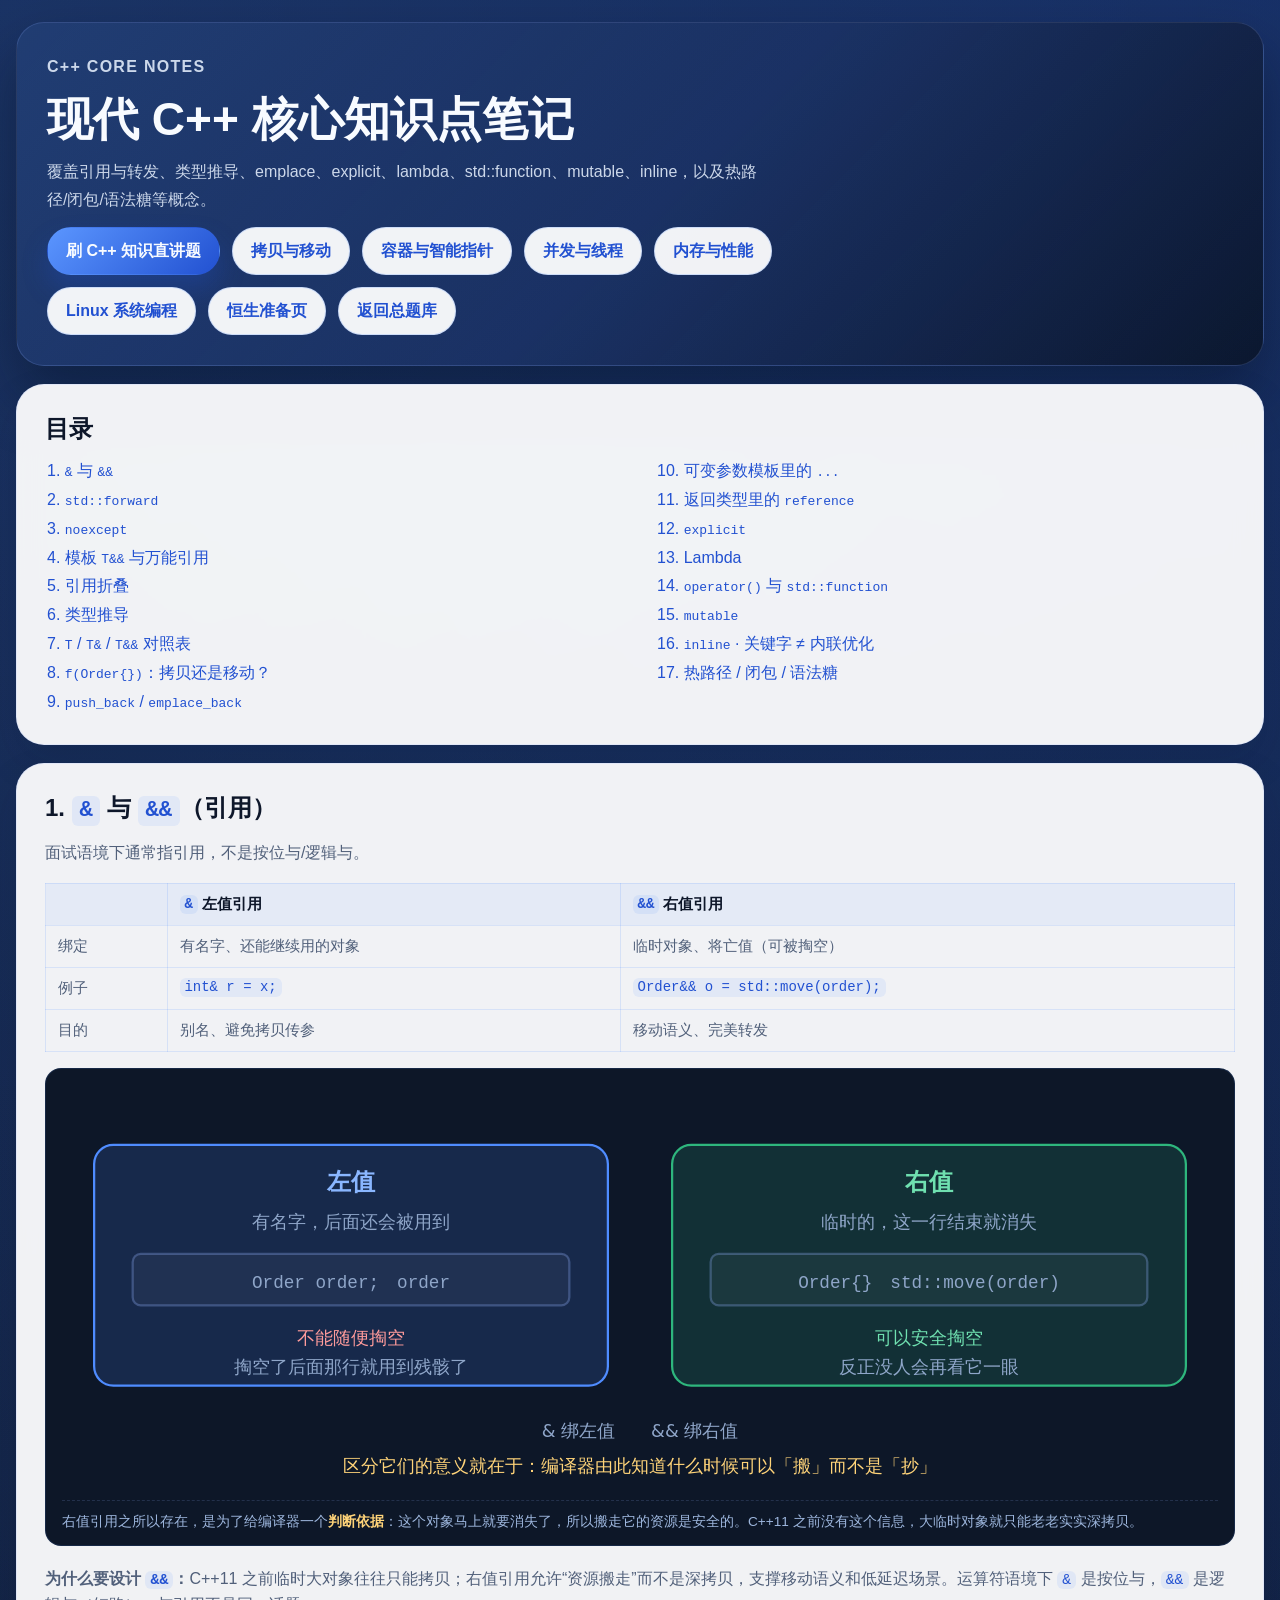
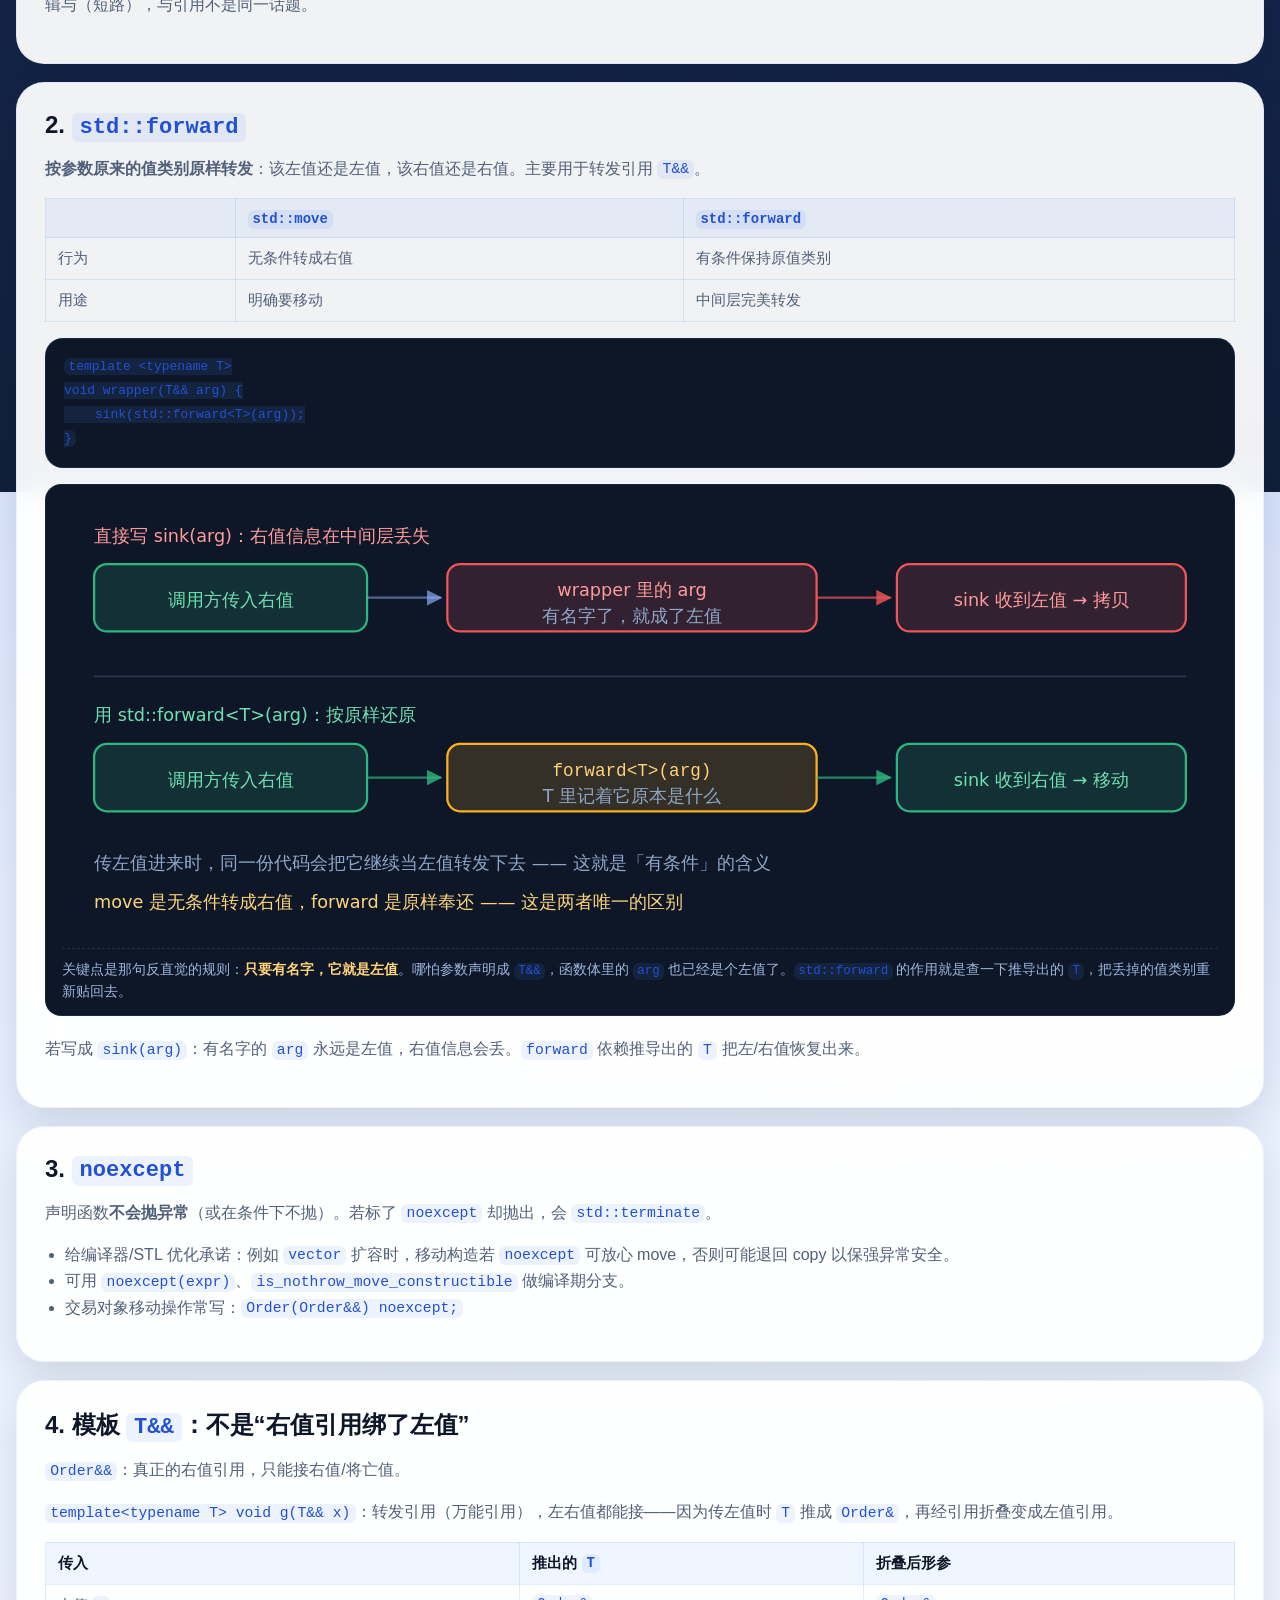
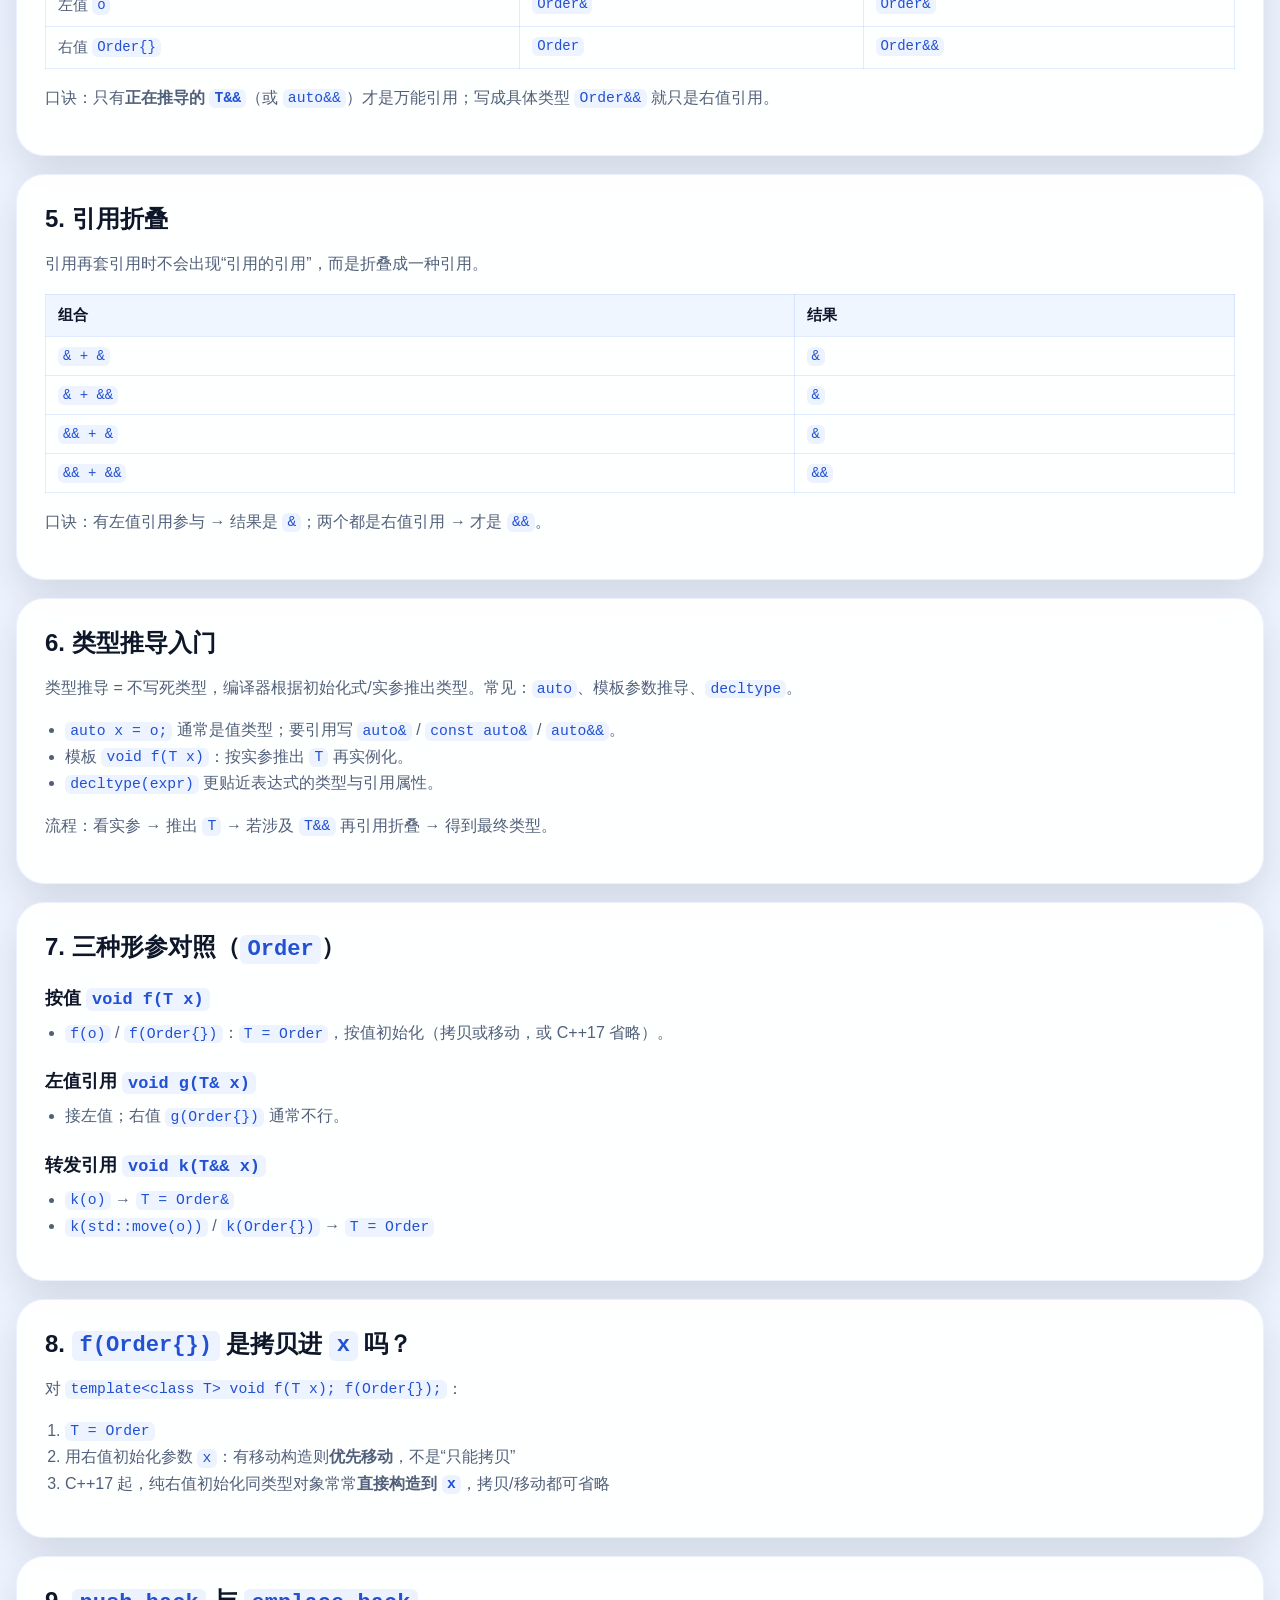
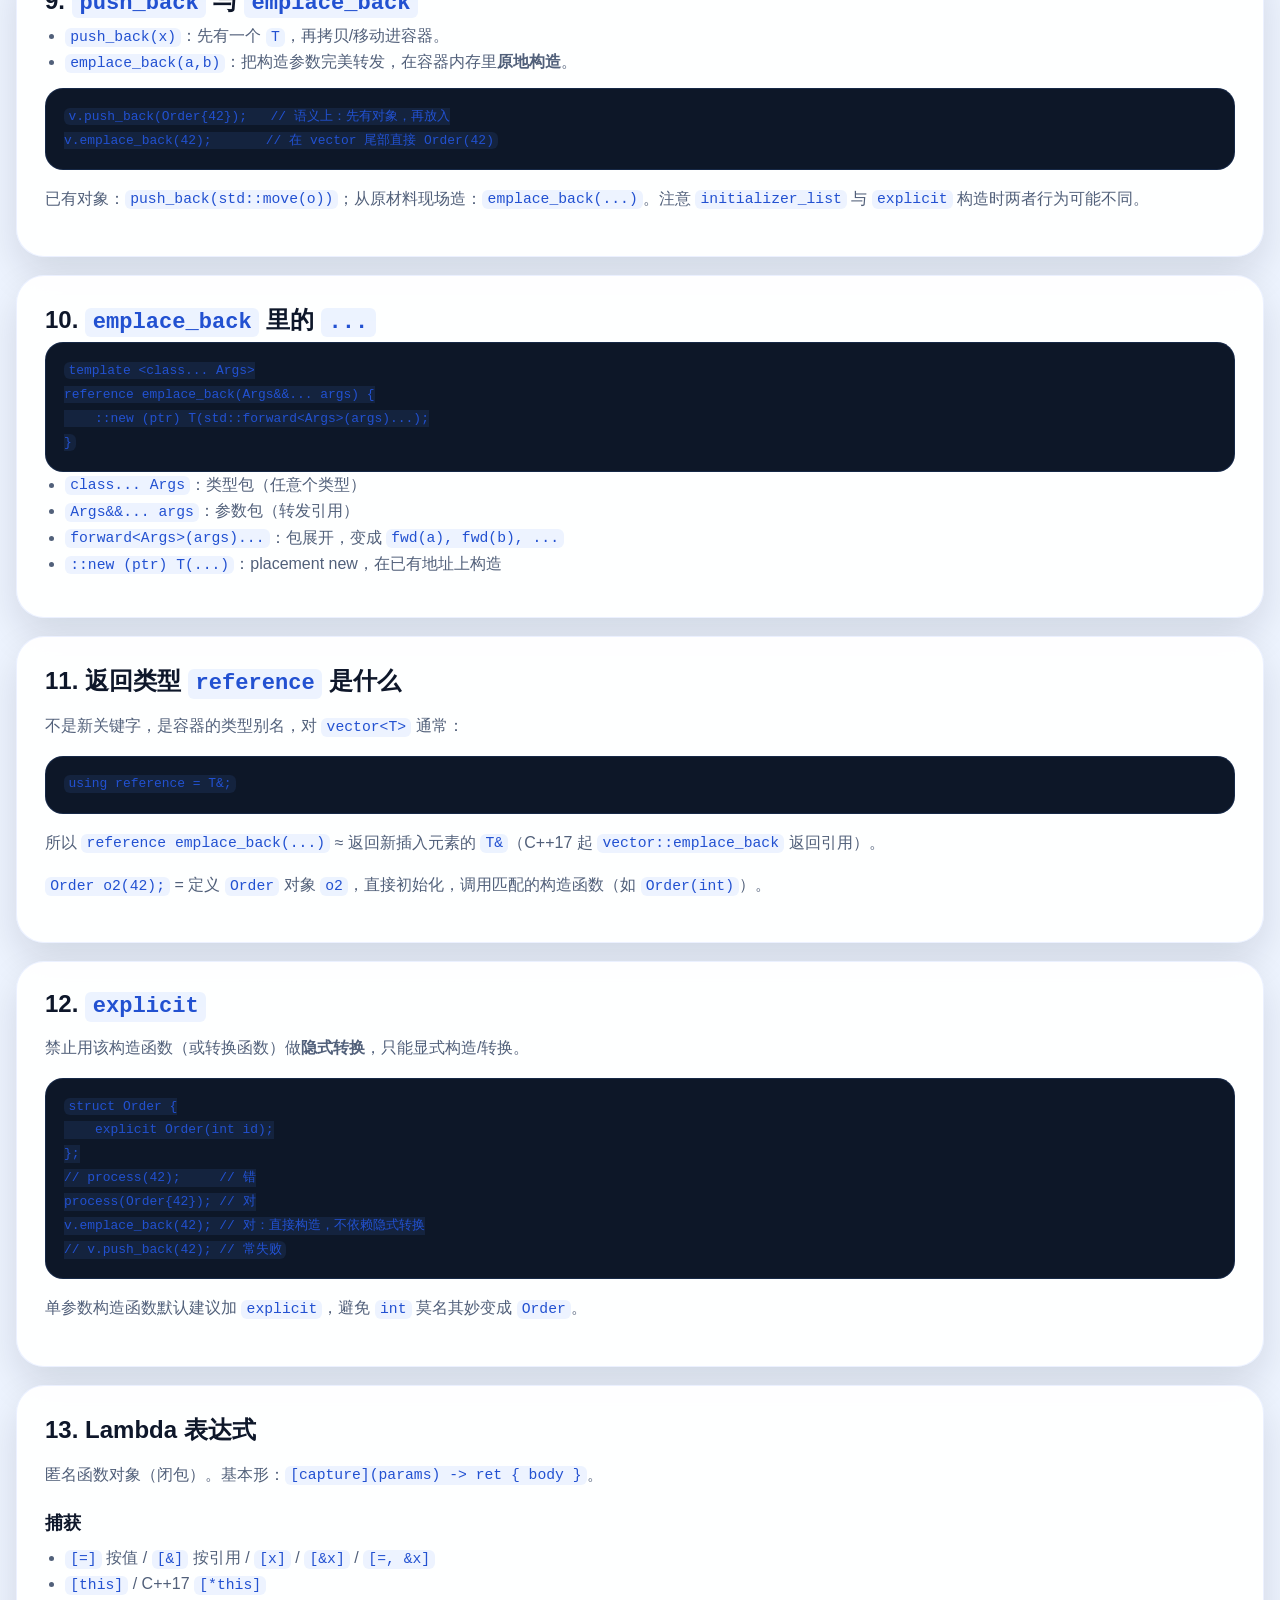
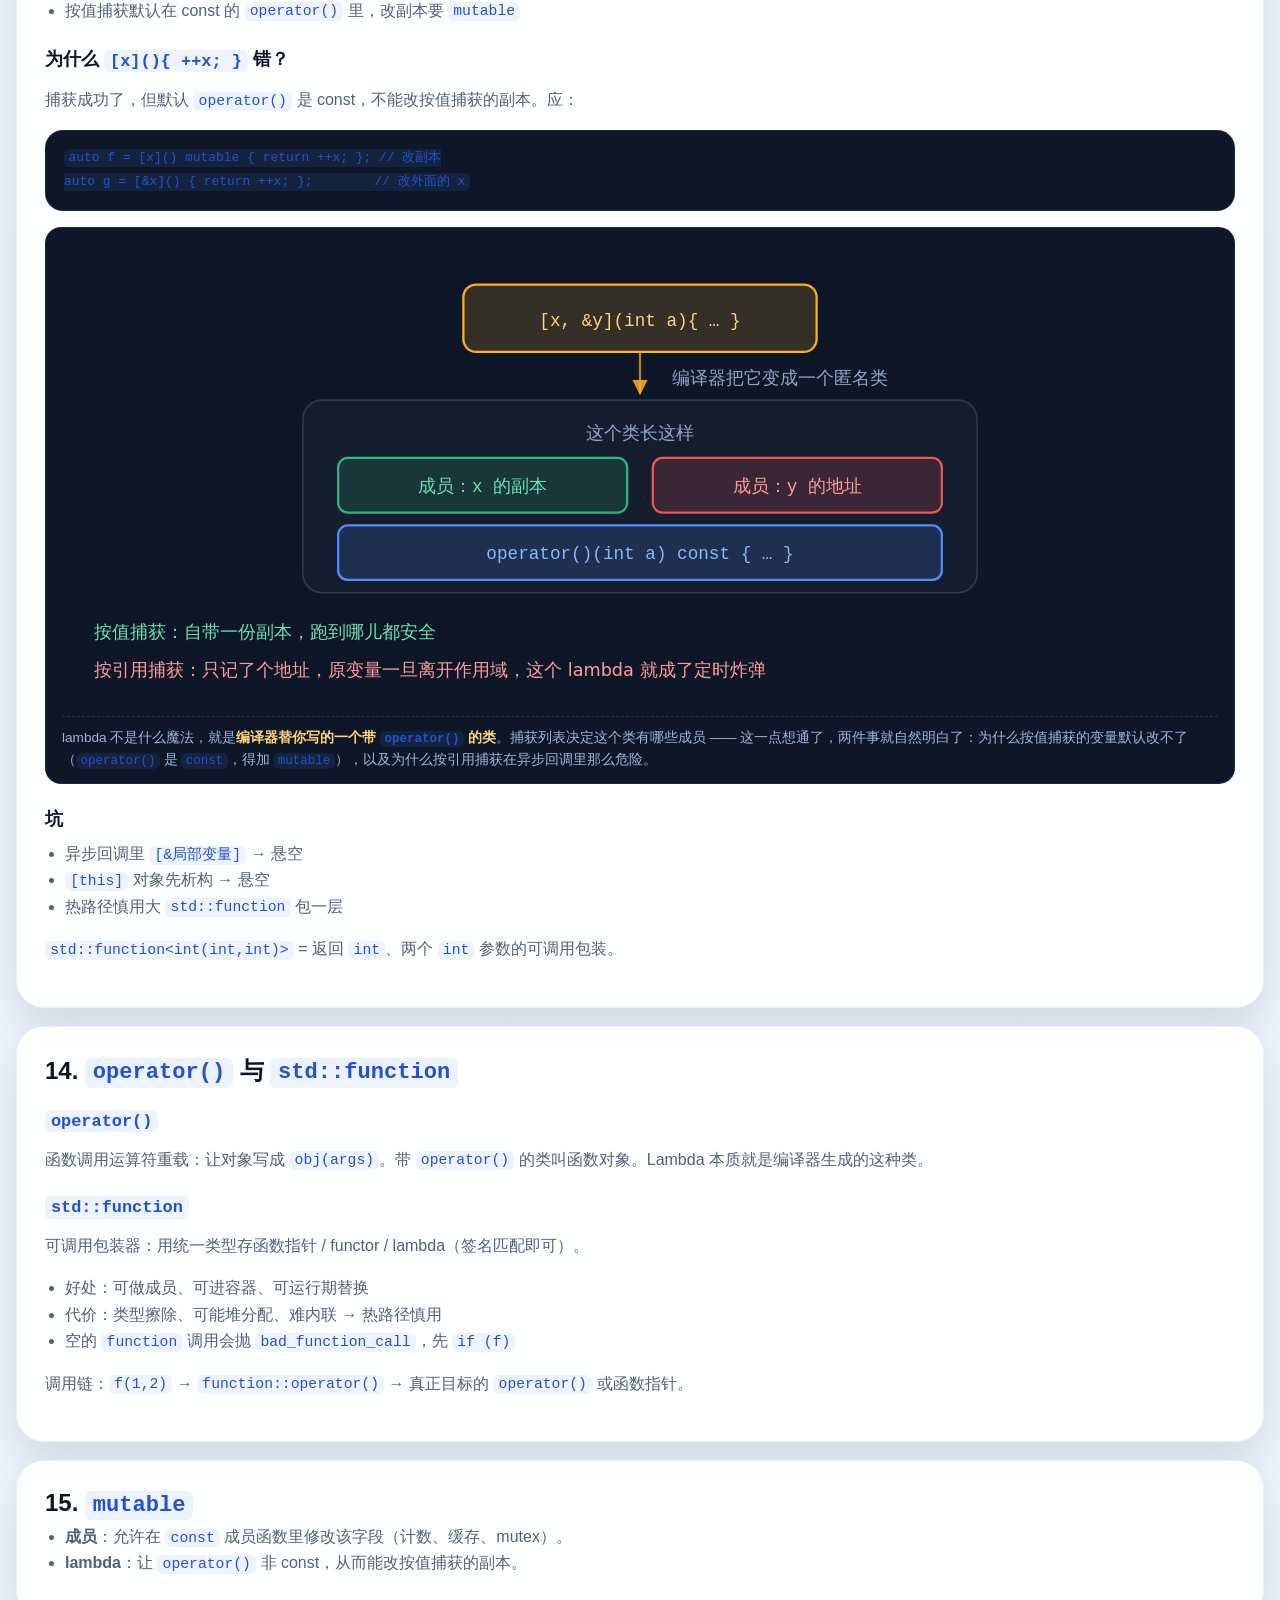
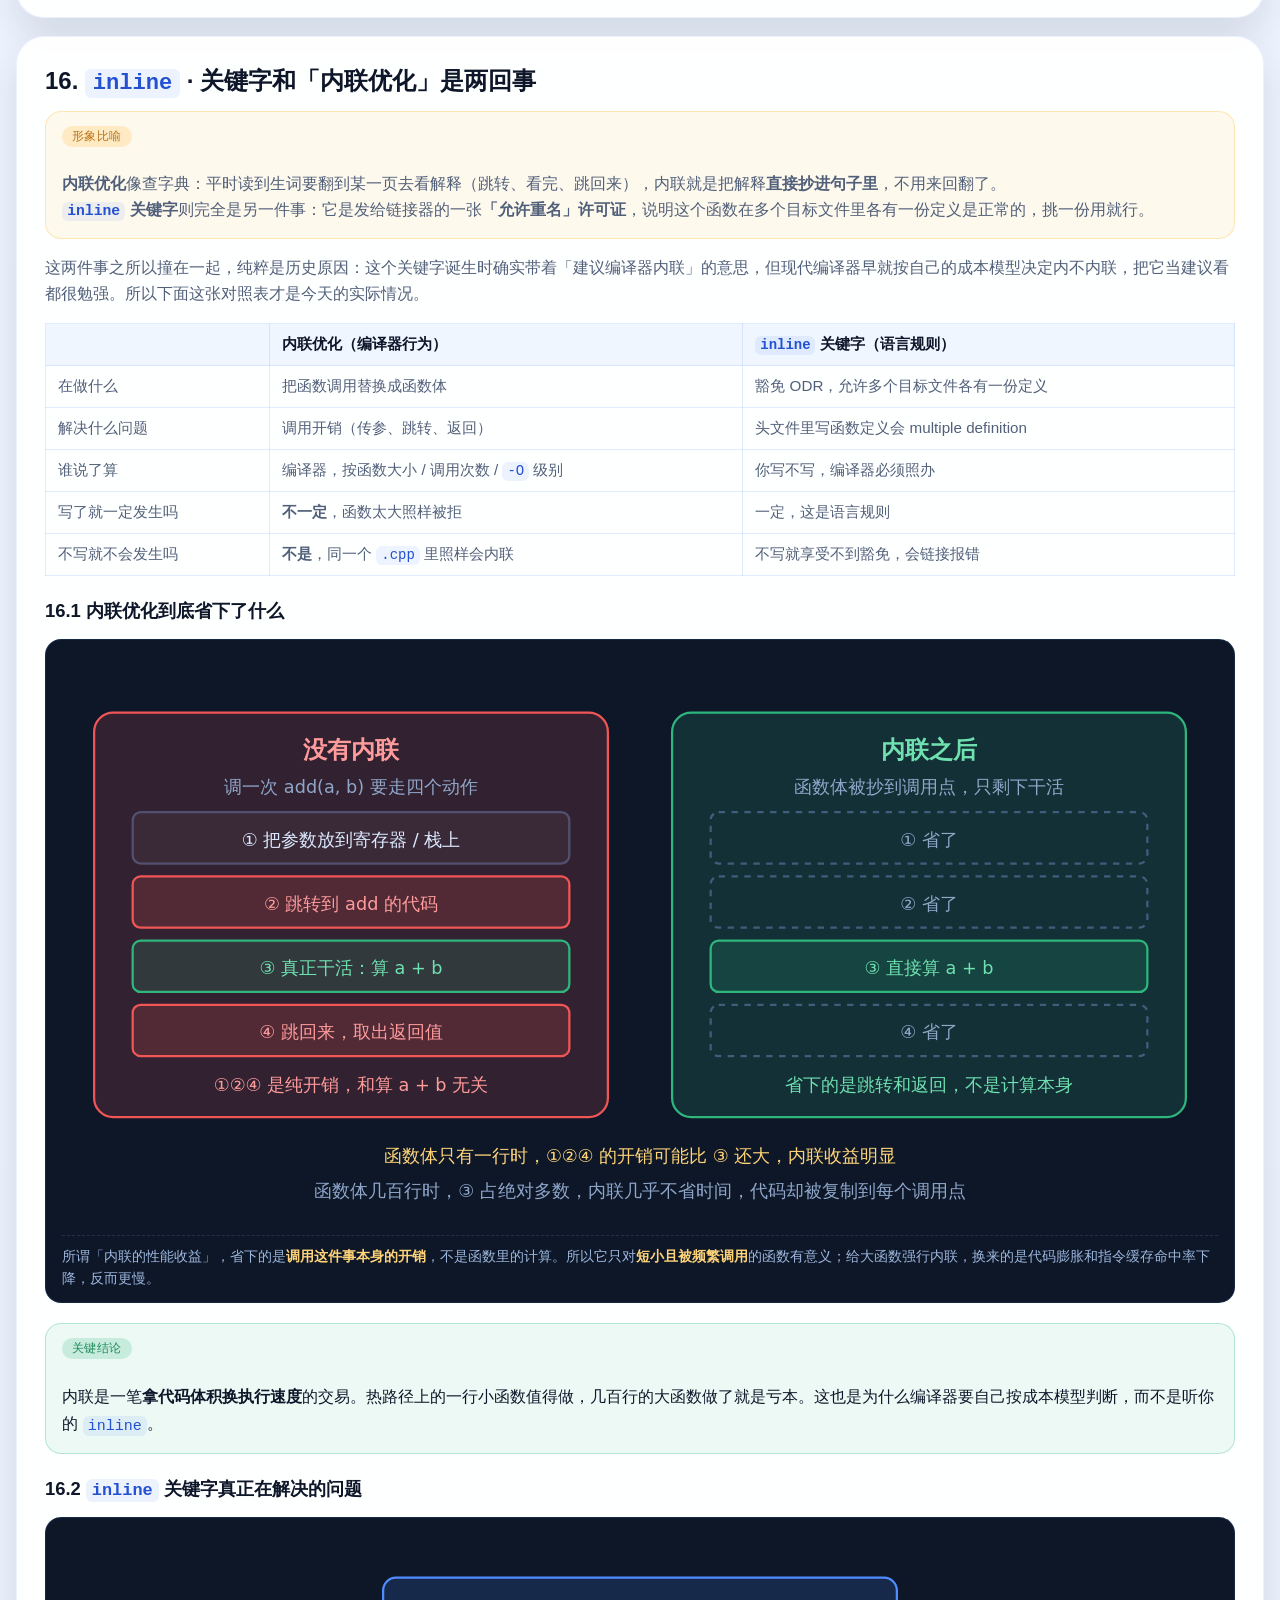
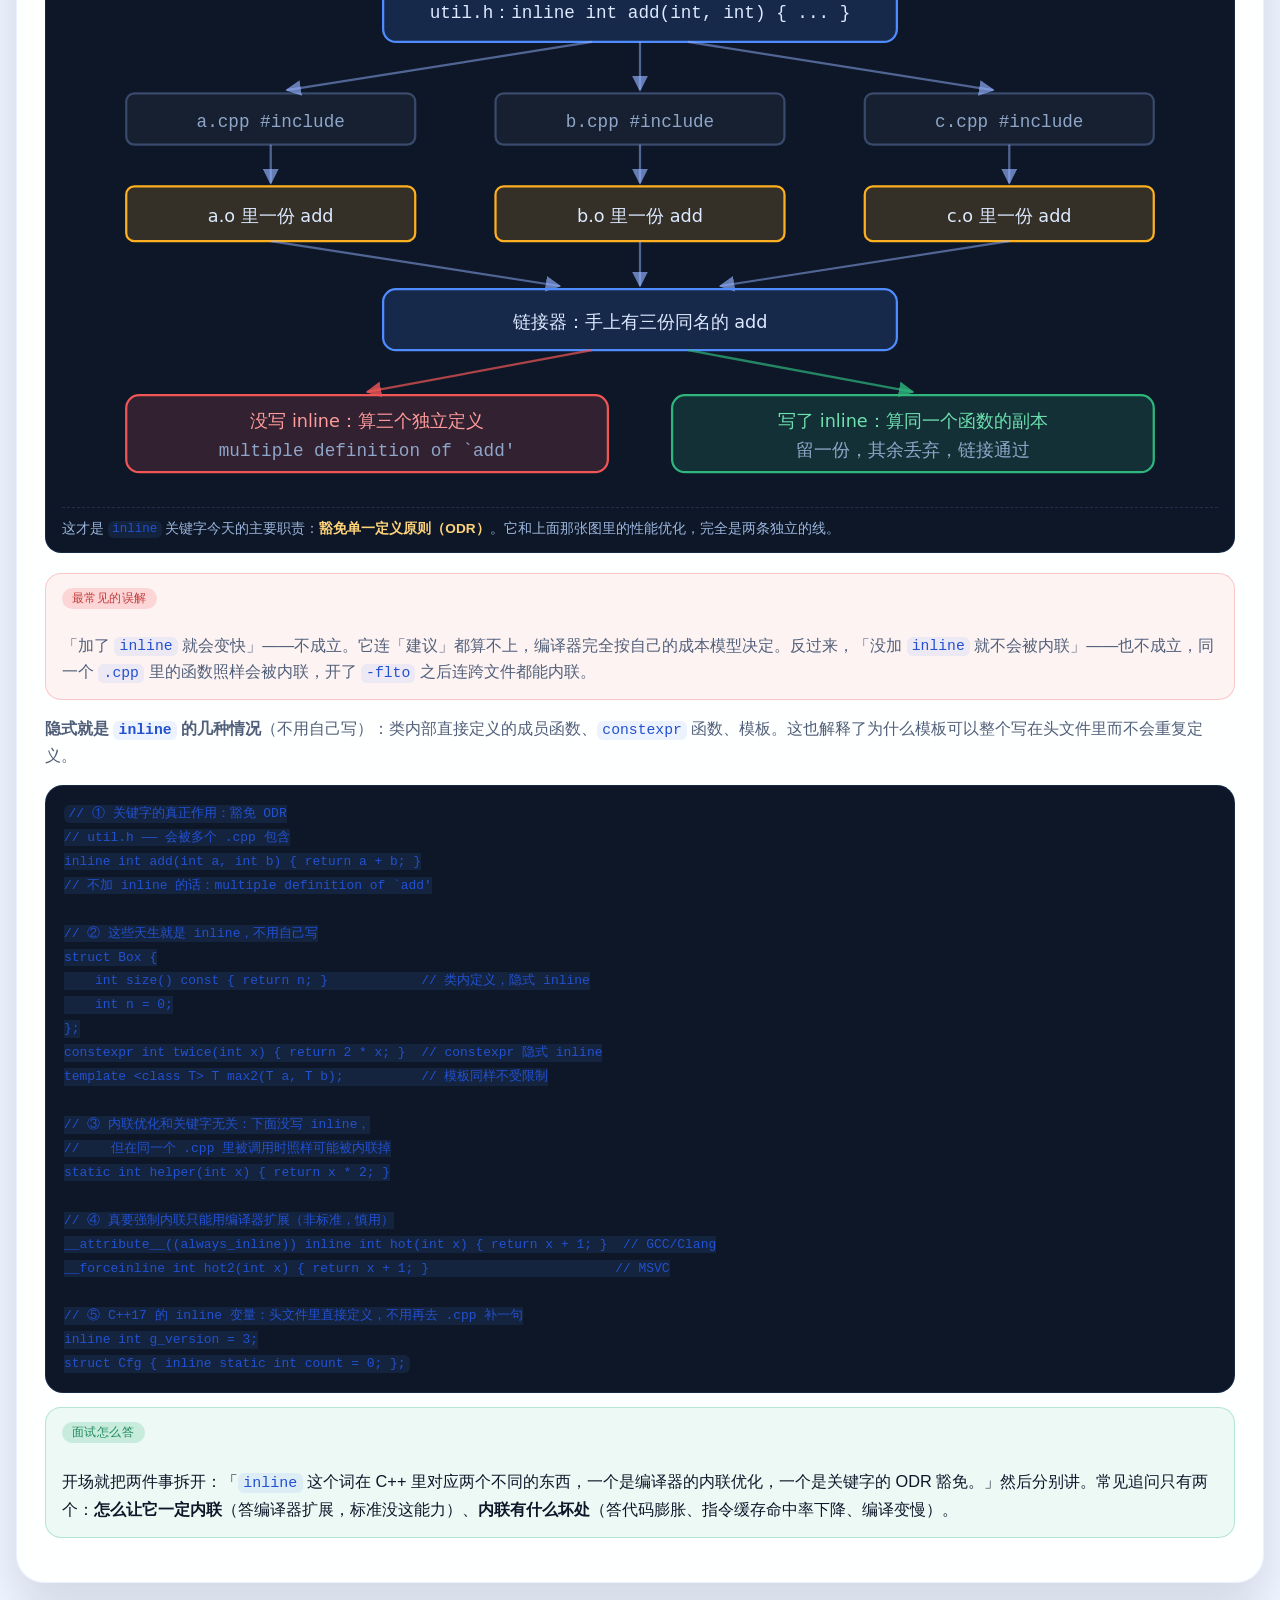
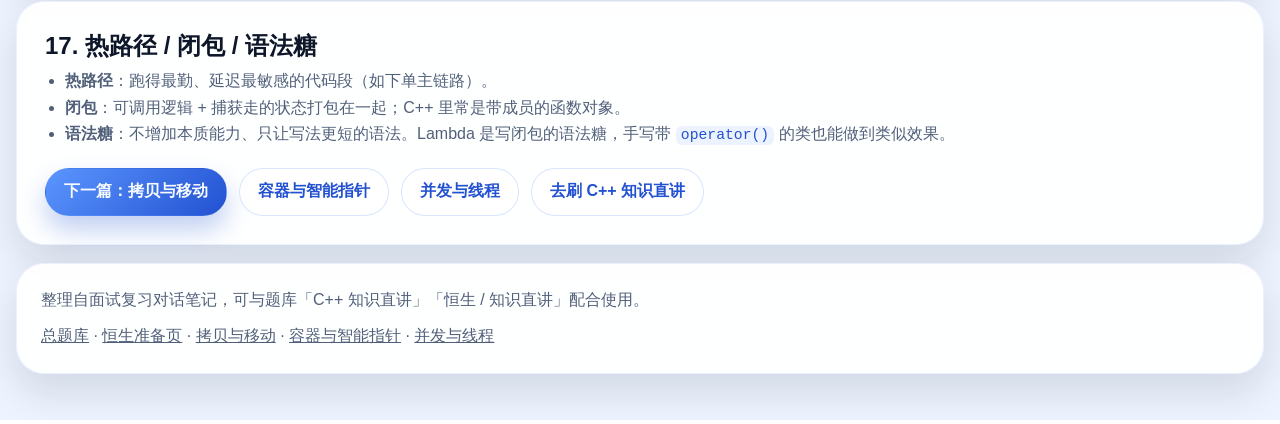
<file: docs/cpp-modern-notes.html>
<!DOCTYPE html>
<html lang="zh-CN">

<head>
  <meta charset="UTF-8" />
  <meta name="viewport" content="width=device-width, initial-scale=1.0" />
  <title>C++ 现代核心笔记 · 引用/转发/lambda/容器</title>
  <meta name="description" content="整理自面试复习对话：&amp;&amp; 与 &amp;、forward、noexcept、类型推导、引用折叠、emplace、explicit、lambda、std::function、mutable、inline 关键字与内联优化等。" />
  <link rel="stylesheet" href="./style.css" />
</head>

<body class="hundsun-page guide-page">
  <svg class="d-defs" aria-hidden="true" focusable="false">
    <defs>
      <marker id="ah" viewBox="0 0 10 10" refX="9" refY="5" markerWidth="7" markerHeight="7" orient="auto-start-reverse"><path d="M0 0 L10 5 L0 10 Z" fill="rgba(149,179,255,.65)" /></marker>
      <marker id="ah-warn" viewBox="0 0 10 10" refX="9" refY="5" markerWidth="7" markerHeight="7" orient="auto-start-reverse"><path d="M0 0 L10 5 L0 10 Z" fill="rgba(240,86,86,.8)" /></marker>
      <marker id="ah-ok" viewBox="0 0 10 10" refX="9" refY="5" markerWidth="7" markerHeight="7" orient="auto-start-reverse"><path d="M0 0 L10 5 L0 10 Z" fill="rgba(46,182,125,.8)" /></marker>
      <marker id="ah-gold" viewBox="0 0 10 10" refX="9" refY="5" markerWidth="7" markerHeight="7" orient="auto-start-reverse"><path d="M0 0 L10 5 L0 10 Z" fill="rgba(255,176,32,.85)" /></marker>
    </defs>
  </svg>
  <main class="app-shell">
    <section class="hero hero-showcase hundsun-hero">
      <div class="hero-copy">
        <p class="eyebrow">C++ Core Notes</p>
        <h1>现代 C++ 核心知识点笔记</h1>
        <p>覆盖引用与转发、类型推导、emplace、explicit、lambda、std::function、mutable、inline，以及热路径/闭包/语法糖等概念。</p>
        <div class="hero-actions">
          <a class="primary-button" href="./index.html?category=C%2B%2B%20%E7%9F%A5%E8%AF%86%E7%9B%B4%E8%AE%B2">刷 C++ 知识直讲题</a>
          <a class="secondary-button" href="./cpp-value-semantics.html">拷贝与移动</a>
          <a class="secondary-button" href="./cpp-containers-notes.html">容器与智能指针</a>
          <a class="secondary-button" href="./cpp-concurrency-notes.html">并发与线程</a>
          <a class="secondary-button" href="./cpp-memory-perf-notes.html">内存与性能</a>
          <a class="secondary-button" href="./linux-sysprog-notes.html">Linux 系统编程</a>
          <a class="secondary-button" href="./hundsun.html">恒生准备页</a>
          <a class="secondary-button" href="./index.html">返回总题库</a>
        </div>
      </div>
    </section>

    <nav class="hundsun-panel guide-toc">
      <h2>目录</h2>
      <ol>
        <li><a href="#ref-and-and">1. <code>&amp;</code> 与 <code>&amp;&amp;</code></a></li>
        <li><a href="#forward">2. <code>std::forward</code></a></li>
        <li><a href="#noexcept">3. <code>noexcept</code></a></li>
        <li><a href="#forwarding-ref">4. 模板 <code>T&amp;&amp;</code> 与万能引用</a></li>
        <li><a href="#collapse">5. 引用折叠</a></li>
        <li><a href="#deduction">6. 类型推导</a></li>
        <li><a href="#deduction-drill">7. <code>T</code> / <code>T&amp;</code> / <code>T&amp;&amp;</code> 对照表</a></li>
        <li><a href="#prvalue-init">8. <code>f(Order{})</code>：拷贝还是移动？</a></li>
        <li><a href="#emplace">9. <code>push_back</code> / <code>emplace_back</code></a></li>
        <li><a href="#pack">10. 可变参数模板里的 <code>...</code></a></li>
        <li><a href="#reference-alias">11. 返回类型里的 <code>reference</code></a></li>
        <li><a href="#explicit">12. <code>explicit</code></a></li>
        <li><a href="#lambda">13. Lambda</a></li>
        <li><a href="#operator-function">14. <code>operator()</code> 与 <code>std::function</code></a></li>
        <li><a href="#mutable">15. <code>mutable</code></a></li>
        <li><a href="#inline">16. <code>inline</code> · 关键字 ≠ 内联优化</a></li>
        <li><a href="#terms">17. 热路径 / 闭包 / 语法糖</a></li>
      </ol>
    </nav>

    <article class="hundsun-panel guide-article" id="ref-and-and">
      <h2>1. <code>&amp;</code> 与 <code>&amp;&amp;</code>（引用）</h2>
      <p>面试语境下通常指引用，不是按位与/逻辑与。</p>
      <div class="guide-table-wrap">
        <table class="guide-table">
          <thead>
            <tr>
              <th></th>
              <th><code>&amp;</code> 左值引用</th>
              <th><code>&amp;&amp;</code> 右值引用</th>
            </tr>
          </thead>
          <tbody>
            <tr>
              <td>绑定</td>
              <td>有名字、还能继续用的对象</td>
              <td>临时对象、将亡值（可被掏空）</td>
            </tr>
            <tr>
              <td>例子</td>
              <td><code>int&amp; r = x;</code></td>
              <td><code>Order&amp;&amp; o = std::move(order);</code></td>
            </tr>
            <tr>
              <td>目的</td>
              <td>别名、避免拷贝传参</td>
              <td>移动语义、完美转发</td>
            </tr>
          </tbody>
        </table>
      </div>
      <figure class="guide-figure">
        <svg viewBox="0 0 720 250" role="img" aria-label="左值有名字且之后还会被用到，右值是即将消失的临时对象，因此可以安全地掏空">
          <rect class="d-box" x="20" y="36" width="320" height="150" rx="12" />
          <text class="d-t is-lg is-accent" x="180" y="64" text-anchor="middle">左值</text>
          <text class="d-t is-sm is-dim" x="180" y="88" text-anchor="middle">有名字，后面还会被用到</text>
          <rect class="d-box is-muted" x="44" y="104" width="272" height="32" rx="5" />
          <text class="d-t is-sm is-mono is-dim" x="180" y="125" text-anchor="middle">Order order;　order</text>
          <text class="d-t is-sm is-warn" x="180" y="160" text-anchor="middle">不能随便掏空</text>
          <text class="d-t is-sm is-dim" x="180" y="178" text-anchor="middle">掏空了后面那行就用到残骸了</text>

          <rect class="d-box is-ok" x="380" y="36" width="320" height="150" rx="12" />
          <text class="d-t is-lg is-ok" x="540" y="64" text-anchor="middle">右值</text>
          <text class="d-t is-sm is-dim" x="540" y="88" text-anchor="middle">临时的，这一行结束就消失</text>
          <rect class="d-box is-muted" x="404" y="104" width="272" height="32" rx="5" />
          <text class="d-t is-sm is-mono is-dim" x="540" y="125" text-anchor="middle">Order{}　std::move(order)</text>
          <text class="d-t is-sm is-ok" x="540" y="160" text-anchor="middle">可以安全掏空</text>
          <text class="d-t is-sm is-dim" x="540" y="178" text-anchor="middle">反正没人会再看它一眼</text>

          <text class="d-t is-sm is-dim" x="360" y="218" text-anchor="middle"><tspan class="is-mono">&amp;</tspan> 绑左值　　<tspan class="is-mono">&amp;&amp;</tspan> 绑右值</text>
          <text class="d-t is-sm is-gold" x="360" y="240" text-anchor="middle">区分它们的意义就在于：编译器由此知道什么时候可以「搬」而不是「抄」</text>
        </svg>
        <figcaption>右值引用之所以存在，是为了给编译器一个<strong>判断依据</strong>：这个对象马上就要消失了，所以搬走它的资源是安全的。C++11 之前没有这个信息，大临时对象就只能老老实实深拷贝。</figcaption>
      </figure>

      <p><strong>为什么要设计 <code>&amp;&amp;</code>：</strong>C++11 之前临时大对象往往只能拷贝；右值引用允许“资源搬走”而不是深拷贝，支撑移动语义和低延迟场景。运算符语境下 <code>&amp;</code> 是按位与，<code>&amp;&amp;</code> 是逻辑与（短路），与引用不是同一话题。</p>
    </article>

    <article class="hundsun-panel guide-article" id="forward">
      <h2>2. <code>std::forward</code></h2>
      <p><strong>按参数原来的值类别原样转发</strong>：该左值还是左值，该右值还是右值。主要用于转发引用 <code>T&amp;&amp;</code>。</p>
      <div class="guide-table-wrap">
        <table class="guide-table">
          <thead>
            <tr>
              <th></th>
              <th><code>std::move</code></th>
              <th><code>std::forward</code></th>
            </tr>
          </thead>
          <tbody>
            <tr>
              <td>行为</td>
              <td>无条件转成右值</td>
              <td>有条件保持原值类别</td>
            </tr>
            <tr>
              <td>用途</td>
              <td>明确要移动</td>
              <td>中间层完美转发</td>
            </tr>
          </tbody>
        </table>
      </div>
      <pre class="answer-code-block"><code>template &lt;typename T&gt;
void wrapper(T&amp;&amp; arg) {
    sink(std::forward&lt;T&gt;(arg));
}</code></pre>
      <figure class="guide-figure">
        <svg viewBox="0 0 720 270" role="img" aria-label="参数一旦有了名字就变成左值，直接传下去会丢失右值信息，std::forward 依据推导出的 T 把值类别还原">
          <text class="d-t is-sm is-warn" x="20" y="24">直接写 sink(arg)：右值信息在中间层丢失</text>
          <rect class="d-box is-ok" x="20" y="38" width="170" height="42" rx="8" />
          <text class="d-t is-sm is-ok" x="105" y="64" text-anchor="middle">调用方传入右值</text>
          <path class="d-line" d="M190 59 L236 59" marker-end="url(#ah)" />
          <rect class="d-box is-warn" x="240" y="38" width="230" height="42" rx="8" />
          <text class="d-t is-sm is-warn" x="355" y="58" text-anchor="middle">wrapper 里的 arg</text>
          <text class="d-t is-sm is-dim" x="355" y="74" text-anchor="middle">有名字了，就成了左值</text>
          <path class="d-line is-warn" d="M470 59 L516 59" marker-end="url(#ah-warn)" />
          <rect class="d-box is-warn" x="520" y="38" width="180" height="42" rx="8" />
          <text class="d-t is-sm is-warn" x="610" y="64" text-anchor="middle">sink 收到左值 → 拷贝</text>

          <line class="d-line is-faint" x1="20" y1="108" x2="700" y2="108" />

          <text class="d-t is-sm is-ok" x="20" y="136">用 std::forward&lt;T&gt;(arg)：按原样还原</text>
          <rect class="d-box is-ok" x="20" y="150" width="170" height="42" rx="8" />
          <text class="d-t is-sm is-ok" x="105" y="176" text-anchor="middle">调用方传入右值</text>
          <path class="d-line is-ok" d="M190 171 L236 171" marker-end="url(#ah-ok)" />
          <rect class="d-box is-gold" x="240" y="150" width="230" height="42" rx="8" />
          <text class="d-t is-sm is-mono is-gold" x="355" y="170" text-anchor="middle">forward&lt;T&gt;(arg)</text>
          <text class="d-t is-sm is-dim" x="355" y="186" text-anchor="middle">T 里记着它原本是什么</text>
          <path class="d-line is-ok" d="M470 171 L516 171" marker-end="url(#ah-ok)" />
          <rect class="d-box is-ok" x="520" y="150" width="180" height="42" rx="8" />
          <text class="d-t is-sm is-ok" x="610" y="176" text-anchor="middle">sink 收到右值 → 移动</text>

          <text class="d-t is-sm is-dim" x="20" y="228">传左值进来时，同一份代码会把它继续当左值转发下去 —— 这就是「有条件」的含义</text>
          <text class="d-t is-sm is-gold" x="20" y="252"><tspan class="is-mono">move</tspan> 是无条件转成右值，<tspan class="is-mono">forward</tspan> 是原样奉还 —— 这是两者唯一的区别</text>
        </svg>
        <figcaption>关键点是那句反直觉的规则：<strong>只要有名字，它就是左值</strong>。哪怕参数声明成 <code>T&amp;&amp;</code>，函数体里的 <code>arg</code> 也已经是个左值了。<code>std::forward</code> 的作用就是查一下推导出的 <code>T</code>，把丢掉的值类别重新贴回去。</figcaption>
      </figure>

      <p>若写成 <code>sink(arg)</code>：有名字的 <code>arg</code> 永远是左值，右值信息会丢。<code>forward</code> 依赖推导出的 <code>T</code> 把左/右值恢复出来。</p>
    </article>

    <article class="hundsun-panel guide-article" id="noexcept">
      <h2>3. <code>noexcept</code></h2>
      <p>声明函数<strong>不会抛异常</strong>（或在条件下不抛）。若标了 <code>noexcept</code> 却抛出，会 <code>std::terminate</code>。</p>
      <ul>
        <li>给编译器/STL 优化承诺：例如 <code>vector</code> 扩容时，移动构造若 <code>noexcept</code> 可放心 move，否则可能退回 copy 以保强异常安全。</li>
        <li>可用 <code>noexcept(expr)</code>、<code>is_nothrow_move_constructible</code> 做编译期分支。</li>
        <li>交易对象移动操作常写：<code>Order(Order&amp;&amp;) noexcept;</code></li>
      </ul>
    </article>

    <article class="hundsun-panel guide-article" id="forwarding-ref">
      <h2>4. 模板 <code>T&amp;&amp;</code>：不是“右值引用绑了左值”</h2>
      <p><code>Order&amp;&amp;</code>：真正的右值引用，只能接右值/将亡值。</p>
      <p><code>template&lt;typename T&gt; void g(T&amp;&amp; x)</code>：转发引用（万能引用），左右值都能接——因为传左值时 <code>T</code> 推成 <code>Order&amp;</code>，再经引用折叠变成左值引用。</p>
      <div class="guide-table-wrap">
        <table class="guide-table">
          <thead>
            <tr>
              <th>传入</th>
              <th>推出的 <code>T</code></th>
              <th>折叠后形参</th>
            </tr>
          </thead>
          <tbody>
            <tr>
              <td>左值 <code>o</code></td>
              <td><code>Order&amp;</code></td>
              <td><code>Order&amp;</code></td>
            </tr>
            <tr>
              <td>右值 <code>Order{}</code></td>
              <td><code>Order</code></td>
              <td><code>Order&amp;&amp;</code></td>
            </tr>
          </tbody>
        </table>
      </div>
      <p>口诀：只有<strong>正在推导的 <code>T&amp;&amp;</code></strong>（或 <code>auto&amp;&amp;</code>）才是万能引用；写成具体类型 <code>Order&amp;&amp;</code> 就只是右值引用。</p>
    </article>

    <article class="hundsun-panel guide-article" id="collapse">
      <h2>5. 引用折叠</h2>
      <p>引用再套引用时不会出现“引用的引用”，而是折叠成一种引用。</p>
      <div class="guide-table-wrap">
        <table class="guide-table">
          <thead>
            <tr>
              <th>组合</th>
              <th>结果</th>
            </tr>
          </thead>
          <tbody>
            <tr><td><code>&amp; + &amp;</code></td><td><code>&amp;</code></td></tr>
            <tr><td><code>&amp; + &amp;&amp;</code></td><td><code>&amp;</code></td></tr>
            <tr><td><code>&amp;&amp; + &amp;</code></td><td><code>&amp;</code></td></tr>
            <tr><td><code>&amp;&amp; + &amp;&amp;</code></td><td><code>&amp;&amp;</code></td></tr>
          </tbody>
        </table>
      </div>
      <p>口诀：有左值引用参与 → 结果是 <code>&amp;</code>；两个都是右值引用 → 才是 <code>&amp;&amp;</code>。</p>
    </article>

    <article class="hundsun-panel guide-article" id="deduction">
      <h2>6. 类型推导入门</h2>
      <p>类型推导 = 不写死类型，编译器根据初始化式/实参推出类型。常见：<code>auto</code>、模板参数推导、<code>decltype</code>。</p>
      <ul>
        <li><code>auto x = o;</code> 通常是值类型；要引用写 <code>auto&amp;</code> / <code>const auto&amp;</code> / <code>auto&amp;&amp;</code>。</li>
        <li>模板 <code>void f(T x)</code>：按实参推出 <code>T</code> 再实例化。</li>
        <li><code>decltype(expr)</code> 更贴近表达式的类型与引用属性。</li>
      </ul>
      <p>流程：看实参 → 推出 <code>T</code> → 若涉及 <code>T&amp;&amp;</code> 再引用折叠 → 得到最终类型。</p>
    </article>

    <article class="hundsun-panel guide-article" id="deduction-drill">
      <h2>7. 三种形参对照（<code>Order</code>）</h2>
      <h3>按值 <code>void f(T x)</code></h3>
      <ul>
        <li><code>f(o)</code> / <code>f(Order{})</code>：<code>T = Order</code>，按值初始化（拷贝或移动，或 C++17 省略）。</li>
      </ul>
      <h3>左值引用 <code>void g(T&amp; x)</code></h3>
      <ul>
        <li>接左值；右值 <code>g(Order{})</code> 通常不行。</li>
      </ul>
      <h3>转发引用 <code>void k(T&amp;&amp; x)</code></h3>
      <ul>
        <li><code>k(o)</code> → <code>T = Order&amp;</code></li>
        <li><code>k(std::move(o))</code> / <code>k(Order{})</code> → <code>T = Order</code></li>
      </ul>
    </article>

    <article class="hundsun-panel guide-article" id="prvalue-init">
      <h2>8. <code>f(Order{})</code> 是拷贝进 <code>x</code> 吗？</h2>
      <p>对 <code>template&lt;class T&gt; void f(T x); f(Order{});</code>：</p>
      <ol>
        <li><code>T = Order</code></li>
        <li>用右值初始化参数 <code>x</code>：有移动构造则<strong>优先移动</strong>，不是“只能拷贝”</li>
        <li>C++17 起，纯右值初始化同类型对象常常<strong>直接构造到 <code>x</code></strong>，拷贝/移动都可省略</li>
      </ol>
    </article>

    <article class="hundsun-panel guide-article" id="emplace">
      <h2>9. <code>push_back</code> 与 <code>emplace_back</code></h2>
      <ul>
        <li><code>push_back(x)</code>：先有一个 <code>T</code>，再拷贝/移动进容器。</li>
        <li><code>emplace_back(a,b)</code>：把构造参数完美转发，在容器内存里<strong>原地构造</strong>。</li>
      </ul>
      <pre class="answer-code-block"><code>v.push_back(Order{42});   // 语义上：先有对象，再放入
v.emplace_back(42);       // 在 vector 尾部直接 Order(42)</code></pre>
      <p>已有对象：<code>push_back(std::move(o))</code>；从原材料现场造：<code>emplace_back(...)</code>。注意 <code>initializer_list</code> 与 <code>explicit</code> 构造时两者行为可能不同。</p>
    </article>

    <article class="hundsun-panel guide-article" id="pack">
      <h2>10. <code>emplace_back</code> 里的 <code>...</code></h2>
      <pre class="answer-code-block"><code>template &lt;class... Args&gt;
reference emplace_back(Args&amp;&amp;... args) {
    ::new (ptr) T(std::forward&lt;Args&gt;(args)...);
}</code></pre>
      <ul>
        <li><code>class... Args</code>：类型包（任意个类型）</li>
        <li><code>Args&amp;&amp;... args</code>：参数包（转发引用）</li>
        <li><code>forward&lt;Args&gt;(args)...</code>：包展开，变成 <code>fwd(a), fwd(b), ...</code></li>
        <li><code>::new (ptr) T(...)</code>：placement new，在已有地址上构造</li>
      </ul>
    </article>

    <article class="hundsun-panel guide-article" id="reference-alias">
      <h2>11. 返回类型 <code>reference</code> 是什么</h2>
      <p>不是新关键字，是容器的类型别名，对 <code>vector&lt;T&gt;</code> 通常：</p>
      <pre class="answer-code-block"><code>using reference = T&amp;;</code></pre>
      <p>所以 <code>reference emplace_back(...)</code> ≈ 返回新插入元素的 <code>T&amp;</code>（C++17 起 <code>vector::emplace_back</code> 返回引用）。</p>
      <p><code>Order o2(42);</code> = 定义 <code>Order</code> 对象 <code>o2</code>，直接初始化，调用匹配的构造函数（如 <code>Order(int)</code>）。</p>
    </article>

    <article class="hundsun-panel guide-article" id="explicit">
      <h2>12. <code>explicit</code></h2>
      <p>禁止用该构造函数（或转换函数）做<strong>隐式转换</strong>，只能显式构造/转换。</p>
      <pre class="answer-code-block"><code>struct Order {
    explicit Order(int id);
};
// process(42);     // 错
process(Order{42}); // 对
v.emplace_back(42); // 对：直接构造，不依赖隐式转换
// v.push_back(42); // 常失败</code></pre>
      <p>单参数构造函数默认建议加 <code>explicit</code>，避免 <code>int</code> 莫名其妙变成 <code>Order</code>。</p>
    </article>

    <article class="hundsun-panel guide-article" id="lambda">
      <h2>13. Lambda 表达式</h2>
      <p>匿名函数对象（闭包）。基本形：<code>[capture](params) -&gt; ret { body }</code>。</p>
      <h3>捕获</h3>
      <ul>
        <li><code>[=]</code> 按值 / <code>[&amp;]</code> 按引用 / <code>[x]</code> / <code>[&amp;x]</code> / <code>[=, &amp;x]</code></li>
        <li><code>[this]</code> / C++17 <code>[*this]</code></li>
        <li>按值捕获默认在 const 的 <code>operator()</code> 里，改副本要 <code>mutable</code></li>
      </ul>
      <h3>为什么 <code>[x](){ ++x; }</code> 错？</h3>
      <p>捕获成功了，但默认 <code>operator()</code> 是 const，不能改按值捕获的副本。应：</p>
      <pre class="answer-code-block"><code>auto f = [x]() mutable { return ++x; }; // 改副本
auto g = [&amp;x]() { return ++x; };        // 改外面的 x</code></pre>
      <figure class="guide-figure">
        <svg viewBox="0 0 720 285" role="img" aria-label="lambda 会被编译器变成一个匿名类，按值捕获把变量存成成员，按引用捕获只存地址因而可能悬空">
          <rect class="d-box is-gold" x="250" y="24" width="220" height="42" rx="8" />
          <text class="d-t is-sm is-mono is-gold" x="360" y="50" text-anchor="middle">[x, &amp;y](int a){ … }</text>
          <path class="d-line is-gold" d="M360 66 L360 92" marker-end="url(#ah-gold)" />
          <text class="d-t is-sm is-dim" x="380" y="86">编译器把它变成一个匿名类</text>

          <rect class="d-panel" x="150" y="96" width="420" height="120" rx="12" />
          <text class="d-t is-sm is-dim" x="360" y="120" text-anchor="middle">这个类长这样</text>
          <rect class="d-box is-ok" x="172" y="132" width="180" height="34" rx="6" />
          <text class="d-t is-sm is-mono is-ok" x="262" y="153" text-anchor="middle">成员：x 的副本</text>
          <rect class="d-box is-warn" x="368" y="132" width="180" height="34" rx="6" />
          <text class="d-t is-sm is-mono is-warn" x="458" y="153" text-anchor="middle">成员：y 的地址</text>
          <rect class="d-box" x="172" y="174" width="376" height="34" rx="6" />
          <text class="d-t is-sm is-mono is-accent" x="360" y="195" text-anchor="middle">operator()(int a) const { … }</text>

          <text class="d-t is-sm is-ok" x="20" y="244">按值捕获：自带一份副本，跑到哪儿都安全</text>
          <text class="d-t is-sm is-warn" x="20" y="268">按引用捕获：只记了个地址，原变量一旦离开作用域，这个 lambda 就成了定时炸弹</text>
        </svg>
        <figcaption>lambda 不是什么魔法，就是<strong>编译器替你写的一个带 <code>operator()</code> 的类</strong>。捕获列表决定这个类有哪些成员 —— 这一点想通了，两件事就自然明白了：为什么按值捕获的变量默认改不了（<code>operator()</code> 是 <code>const</code>，得加 <code>mutable</code>），以及为什么按引用捕获在异步回调里那么危险。</figcaption>
      </figure>

      <h3>坑</h3>
      <ul>
        <li>异步回调里 <code>[&amp;局部变量]</code> → 悬空</li>
        <li><code>[this]</code> 对象先析构 → 悬空</li>
        <li>热路径慎用大 <code>std::function</code> 包一层</li>
      </ul>
      <p><code>std::function&lt;int(int,int)&gt;</code> = 返回 <code>int</code>、两个 <code>int</code> 参数的可调用包装。</p>
    </article>

    <article class="hundsun-panel guide-article" id="operator-function">
      <h2>14. <code>operator()</code> 与 <code>std::function</code></h2>
      <h3><code>operator()</code></h3>
      <p>函数调用运算符重载：让对象写成 <code>obj(args)</code>。带 <code>operator()</code> 的类叫函数对象。Lambda 本质就是编译器生成的这种类。</p>
      <h3><code>std::function</code></h3>
      <p>可调用包装器：用统一类型存函数指针 / functor / lambda（签名匹配即可）。</p>
      <ul>
        <li>好处：可做成员、可进容器、可运行期替换</li>
        <li>代价：类型擦除、可能堆分配、难内联 → 热路径慎用</li>
        <li>空的 <code>function</code> 调用会抛 <code>bad_function_call</code>，先 <code>if (f)</code></li>
      </ul>
      <p>调用链：<code>f(1,2)</code> → <code>function::operator()</code> → 真正目标的 <code>operator()</code> 或函数指针。</p>
    </article>

    <article class="hundsun-panel guide-article" id="mutable">
      <h2>15. <code>mutable</code></h2>
      <ul>
        <li><strong>成员</strong>：允许在 <code>const</code> 成员函数里修改该字段（计数、缓存、mutex）。</li>
        <li><strong>lambda</strong>：让 <code>operator()</code> 非 const，从而能改按值捕获的副本。</li>
      </ul>
    </article>

    <article class="hundsun-panel guide-article" id="inline">
      <h2>16. <code>inline</code> · 关键字和「内联优化」是两回事</h2>

      <div class="guide-callout is-metaphor">
        <span class="callout-label">形象比喻</span>
        <p><strong>内联优化</strong>像查字典：平时读到生词要翻到某一页去看解释（跳转、看完、跳回来），内联就是把解释<strong>直接抄进句子里</strong>，不用来回翻了。<br /><strong><code>inline</code> 关键字</strong>则完全是另一件事：它是发给链接器的一张<strong>「允许重名」许可证</strong>，说明这个函数在多个目标文件里各有一份定义是正常的，挑一份用就行。</p>
      </div>

      <p>这两件事之所以撞在一起，纯粹是历史原因：这个关键字诞生时确实带着「建议编译器内联」的意思，但现代编译器早就按自己的成本模型决定内不内联，把它当建议看都很勉强。所以下面这张对照表才是今天的实际情况。</p>

      <div class="guide-table-wrap">
        <table class="guide-table">
          <thead>
            <tr>
              <th></th>
              <th>内联优化（编译器行为）</th>
              <th><code>inline</code> 关键字（语言规则）</th>
            </tr>
          </thead>
          <tbody>
            <tr>
              <td>在做什么</td>
              <td>把函数调用替换成函数体</td>
              <td>豁免 ODR，允许多个目标文件各有一份定义</td>
            </tr>
            <tr>
              <td>解决什么问题</td>
              <td>调用开销（传参、跳转、返回）</td>
              <td>头文件里写函数定义会 multiple definition</td>
            </tr>
            <tr>
              <td>谁说了算</td>
              <td>编译器，按函数大小 / 调用次数 / <code>-O</code> 级别</td>
              <td>你写不写，编译器必须照办</td>
            </tr>
            <tr>
              <td>写了就一定发生吗</td>
              <td><strong>不一定</strong>，函数太大照样被拒</td>
              <td>一定，这是语言规则</td>
            </tr>
            <tr>
              <td>不写就不会发生吗</td>
              <td><strong>不是</strong>，同一个 <code>.cpp</code> 里照样会内联</td>
              <td>不写就享受不到豁免，会链接报错</td>
            </tr>
          </tbody>
        </table>
      </div>

      <h3>16.1 内联优化到底省下了什么</h3>

      <figure class="guide-figure">
        <svg viewBox="0 0 720 352" role="img" aria-label="没有内联时一次调用要经历准备参数、跳转、执行、返回四步，内联后只剩下执行本身">
          <rect class="d-box is-warn" x="20" y="34" width="320" height="252" rx="12" />
          <text class="d-t is-lg is-warn" x="180" y="62" text-anchor="middle">没有内联</text>
          <text class="d-t is-sm is-dim" x="180" y="84" text-anchor="middle">调一次 add(a, b) 要走四个动作</text>
          <rect class="d-box is-muted" x="44" y="96" width="272" height="32" rx="5" />
          <text class="d-t is-sm" x="180" y="117" text-anchor="middle">① 把参数放到寄存器 / 栈上</text>
          <rect class="d-box is-warn" x="44" y="136" width="272" height="32" rx="5" />
          <text class="d-t is-sm is-warn" x="180" y="157" text-anchor="middle">② 跳转到 add 的代码</text>
          <rect class="d-box is-ok" x="44" y="176" width="272" height="32" rx="5" />
          <text class="d-t is-sm is-ok" x="180" y="197" text-anchor="middle">③ 真正干活：算 a + b</text>
          <rect class="d-box is-warn" x="44" y="216" width="272" height="32" rx="5" />
          <text class="d-t is-sm is-warn" x="180" y="237" text-anchor="middle">④ 跳回来，取出返回值</text>
          <text class="d-t is-sm is-warn" x="180" y="270" text-anchor="middle">①②④ 是纯开销，和算 a + b 无关</text>

          <rect class="d-box is-ok" x="380" y="34" width="320" height="252" rx="12" />
          <text class="d-t is-lg is-ok" x="540" y="62" text-anchor="middle">内联之后</text>
          <text class="d-t is-sm is-dim" x="540" y="84" text-anchor="middle">函数体被抄到调用点，只剩下干活</text>
          <rect class="d-box is-ghost" x="404" y="96" width="272" height="32" rx="5" />
          <text class="d-t is-sm is-dim" x="540" y="117" text-anchor="middle">① 省了</text>
          <rect class="d-box is-ghost" x="404" y="136" width="272" height="32" rx="5" />
          <text class="d-t is-sm is-dim" x="540" y="157" text-anchor="middle">② 省了</text>
          <rect class="d-box is-ok" x="404" y="176" width="272" height="32" rx="5" />
          <text class="d-t is-sm is-ok" x="540" y="197" text-anchor="middle">③ 直接算 a + b</text>
          <rect class="d-box is-ghost" x="404" y="216" width="272" height="32" rx="5" />
          <text class="d-t is-sm is-dim" x="540" y="237" text-anchor="middle">④ 省了</text>
          <text class="d-t is-sm is-ok" x="540" y="270" text-anchor="middle">省下的是跳转和返回，不是计算本身</text>

          <text class="d-t is-sm is-gold" x="360" y="314" text-anchor="middle">函数体只有一行时，①②④ 的开销可能比 ③ 还大，内联收益明显</text>
          <text class="d-t is-sm is-dim" x="360" y="336" text-anchor="middle">函数体几百行时，③ 占绝对多数，内联几乎不省时间，代码却被复制到每个调用点</text>
        </svg>
        <figcaption>所谓「内联的性能收益」，省下的是<strong>调用这件事本身的开销</strong>，不是函数里的计算。所以它只对<strong>短小且被频繁调用</strong>的函数有意义；给大函数强行内联，换来的是代码膨胀和指令缓存命中率下降，反而更慢。</figcaption>
      </figure>

      <div class="guide-callout is-key">
        <span class="callout-label">关键结论</span>
        <p>内联是一笔<strong>拿代码体积换执行速度</strong>的交易。热路径上的一行小函数值得做，几百行的大函数做了就是亏本。这也是为什么编译器要自己按成本模型判断，而不是听你的 <code>inline</code>。</p>
      </div>

      <h3>16.2 <code>inline</code> 关键字真正在解决的问题</h3>

      <figure class="guide-figure">
        <svg viewBox="0 0 720 348" role="img" aria-label="头文件里的函数定义被三个源文件包含后产生三份同名符号，不写 inline 会链接失败，写了 inline 链接器就挑一份保留">
          <rect class="d-box" x="200" y="26" width="320" height="40" rx="8" />
          <text class="d-t is-sm is-mono" x="360" y="51" text-anchor="middle">util.h：inline int add(int, int) { ... }</text>

          <line class="d-line" x1="330" y1="66" x2="140" y2="96" marker-end="url(#ah)" />
          <line class="d-line" x1="360" y1="66" x2="360" y2="96" marker-end="url(#ah)" />
          <line class="d-line" x1="390" y1="66" x2="580" y2="96" marker-end="url(#ah)" />

          <rect class="d-box is-muted" x="40" y="98" width="180" height="32" rx="5" />
          <text class="d-t is-sm is-mono is-dim" x="130" y="119" text-anchor="middle">a.cpp #include</text>
          <rect class="d-box is-muted" x="270" y="98" width="180" height="32" rx="5" />
          <text class="d-t is-sm is-mono is-dim" x="360" y="119" text-anchor="middle">b.cpp #include</text>
          <rect class="d-box is-muted" x="500" y="98" width="180" height="32" rx="5" />
          <text class="d-t is-sm is-mono is-dim" x="590" y="119" text-anchor="middle">c.cpp #include</text>

          <line class="d-line" x1="130" y1="130" x2="130" y2="154" marker-end="url(#ah)" />
          <line class="d-line" x1="360" y1="130" x2="360" y2="154" marker-end="url(#ah)" />
          <line class="d-line" x1="590" y1="130" x2="590" y2="154" marker-end="url(#ah)" />

          <rect class="d-box is-gold" x="40" y="156" width="180" height="34" rx="5" />
          <text class="d-t is-sm" x="130" y="178" text-anchor="middle">a.o 里一份 add</text>
          <rect class="d-box is-gold" x="270" y="156" width="180" height="34" rx="5" />
          <text class="d-t is-sm" x="360" y="178" text-anchor="middle">b.o 里一份 add</text>
          <rect class="d-box is-gold" x="500" y="156" width="180" height="34" rx="5" />
          <text class="d-t is-sm" x="590" y="178" text-anchor="middle">c.o 里一份 add</text>

          <line class="d-line" x1="130" y1="190" x2="310" y2="218" marker-end="url(#ah)" />
          <line class="d-line" x1="360" y1="190" x2="360" y2="218" marker-end="url(#ah)" />
          <line class="d-line" x1="590" y1="190" x2="410" y2="218" marker-end="url(#ah)" />

          <rect class="d-box" x="200" y="220" width="320" height="38" rx="8" />
          <text class="d-t is-sm" x="360" y="244" text-anchor="middle">链接器：手上有三份同名的 add</text>

          <line class="d-line is-warn" x1="330" y1="258" x2="190" y2="284" marker-end="url(#ah-warn)" />
          <line class="d-line is-ok" x1="390" y1="258" x2="530" y2="284" marker-end="url(#ah-ok)" />

          <rect class="d-box is-warn" x="40" y="286" width="300" height="48" rx="8" />
          <text class="d-t is-sm is-warn" x="190" y="306" text-anchor="middle">没写 inline：算三个独立定义</text>
          <text class="d-t is-sm is-mono is-dim" x="190" y="324" text-anchor="middle">multiple definition of `add'</text>

          <rect class="d-box is-ok" x="380" y="286" width="300" height="48" rx="8" />
          <text class="d-t is-sm is-ok" x="530" y="306" text-anchor="middle">写了 inline：算同一个函数的副本</text>
          <text class="d-t is-sm is-dim" x="530" y="324" text-anchor="middle">留一份，其余丢弃，链接通过</text>
        </svg>
        <figcaption>这才是 <code>inline</code> 关键字今天的主要职责：<strong>豁免单一定义原则（ODR）</strong>。它和上面那张图里的性能优化，完全是两条独立的线。</figcaption>
      </figure>

      <div class="guide-callout is-warn">
        <span class="callout-label">最常见的误解</span>
        <p>「加了 <code>inline</code> 就会变快」——不成立。它连「建议」都算不上，编译器完全按自己的成本模型决定。反过来，「没加 <code>inline</code> 就不会被内联」——也不成立，同一个 <code>.cpp</code> 里的函数照样会被内联，开了 <code>-flto</code> 之后连跨文件都能内联。</p>
      </div>

      <p><strong>隐式就是 <code>inline</code> 的几种情况</strong>（不用自己写）：类内部直接定义的成员函数、<code>constexpr</code> 函数、模板。这也解释了为什么模板可以整个写在头文件里而不会重复定义。</p>

      <pre class="answer-code-block"><code>// ① 关键字的真正作用：豁免 ODR
// util.h —— 会被多个 .cpp 包含
inline int add(int a, int b) { return a + b; }
// 不加 inline 的话：multiple definition of `add'

// ② 这些天生就是 inline，不用自己写
struct Box {
    int size() const { return n; }            // 类内定义，隐式 inline
    int n = 0;
};
constexpr int twice(int x) { return 2 * x; }  // constexpr 隐式 inline
template &lt;class T&gt; T max2(T a, T b);          // 模板同样不受限制

// ③ 内联优化和关键字无关：下面没写 inline，
//    但在同一个 .cpp 里被调用时照样可能被内联掉
static int helper(int x) { return x * 2; }

// ④ 真要强制内联只能用编译器扩展（非标准，慎用）
__attribute__((always_inline)) inline int hot(int x) { return x + 1; }  // GCC/Clang
__forceinline int hot2(int x) { return x + 1; }                        // MSVC

// ⑤ C++17 的 inline 变量：头文件里直接定义，不用再去 .cpp 补一句
inline int g_version = 3;
struct Cfg { inline static int count = 0; };</code></pre>

      <div class="guide-callout is-key">
        <span class="callout-label">面试怎么答</span>
        <p>开场就把两件事拆开：「<code>inline</code> 这个词在 C++ 里对应两个不同的东西，一个是编译器的内联优化，一个是关键字的 ODR 豁免。」然后分别讲。常见追问只有两个：<strong>怎么让它一定内联</strong>（答编译器扩展，标准没这能力）、<strong>内联有什么坏处</strong>（答代码膨胀、指令缓存命中率下降、编译变慢）。</p>
      </div>
    </article>

    <article class="hundsun-panel guide-article" id="terms">
      <h2>17. 热路径 / 闭包 / 语法糖</h2>
      <ul>
        <li><strong>热路径</strong>：跑得最勤、延迟最敏感的代码段（如下单主链路）。</li>
        <li><strong>闭包</strong>：可调用逻辑 + 捕获走的状态打包在一起；C++ 里常是带成员的函数对象。</li>
        <li><strong>语法糖</strong>：不增加本质能力、只让写法更短的语法。Lambda 是写闭包的语法糖，手写带 <code>operator()</code> 的类也能做到类似效果。</li>
      </ul>
      <div class="hero-actions hundsun-inline-actions">
        <a class="primary-button" href="./cpp-value-semantics.html">下一篇：拷贝与移动</a>
        <a class="secondary-button" href="./cpp-containers-notes.html">容器与智能指针</a>
        <a class="secondary-button" href="./cpp-concurrency-notes.html">并发与线程</a>
        <a class="secondary-button" href="./index.html?category=C%2B%2B%20%E7%9F%A5%E8%AF%86%E7%9B%B4%E8%AE%B2">去刷 C++ 知识直讲</a>
      </div>
    </article>

    <footer class="site-footer">
      <p>整理自面试复习对话笔记，可与题库「C++ 知识直讲」「恒生 / 知识直讲」配合使用。</p>
      <p><a href="./index.html">总题库</a> · <a href="./hundsun.html">恒生准备页</a> · <a href="./cpp-value-semantics.html">拷贝与移动</a> · <a href="./cpp-containers-notes.html">容器与智能指针</a> · <a href="./cpp-concurrency-notes.html">并发与线程</a></p>
    </footer>
  </main>
</body>

</html>
</file>
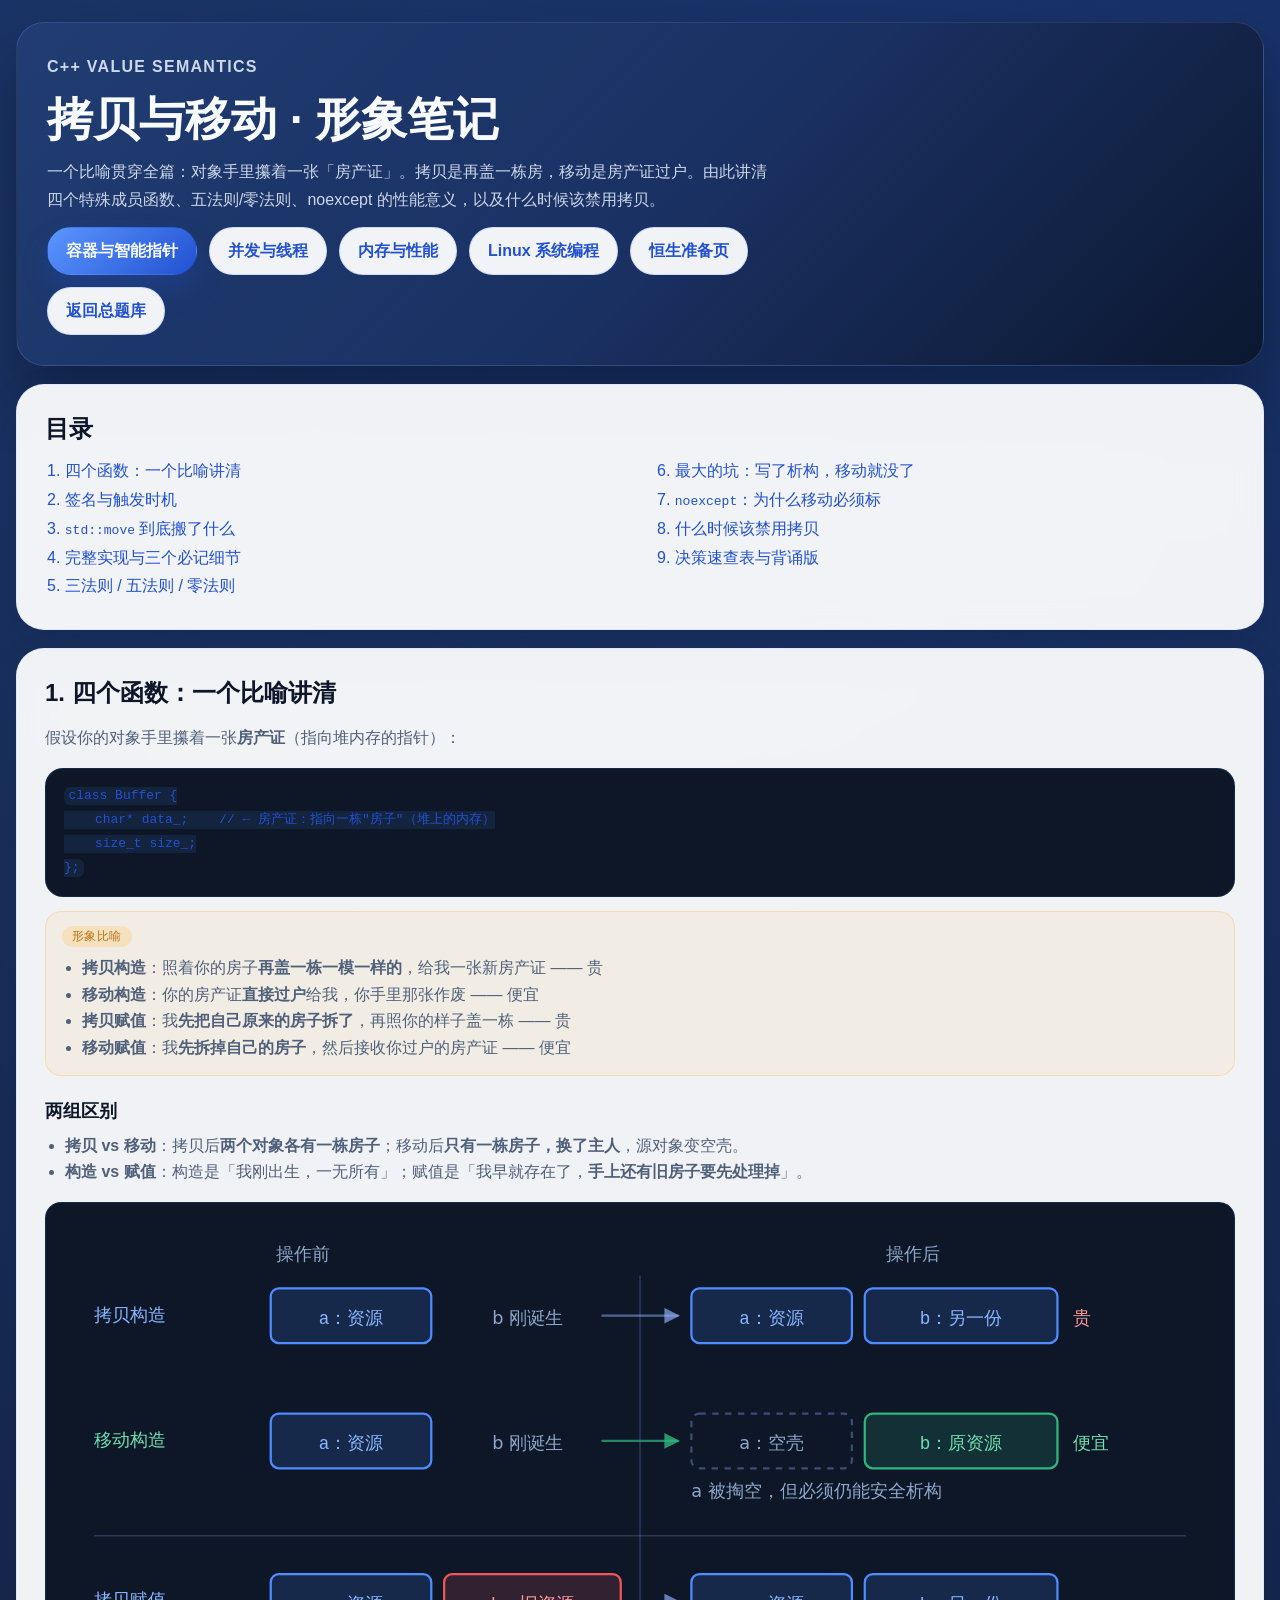
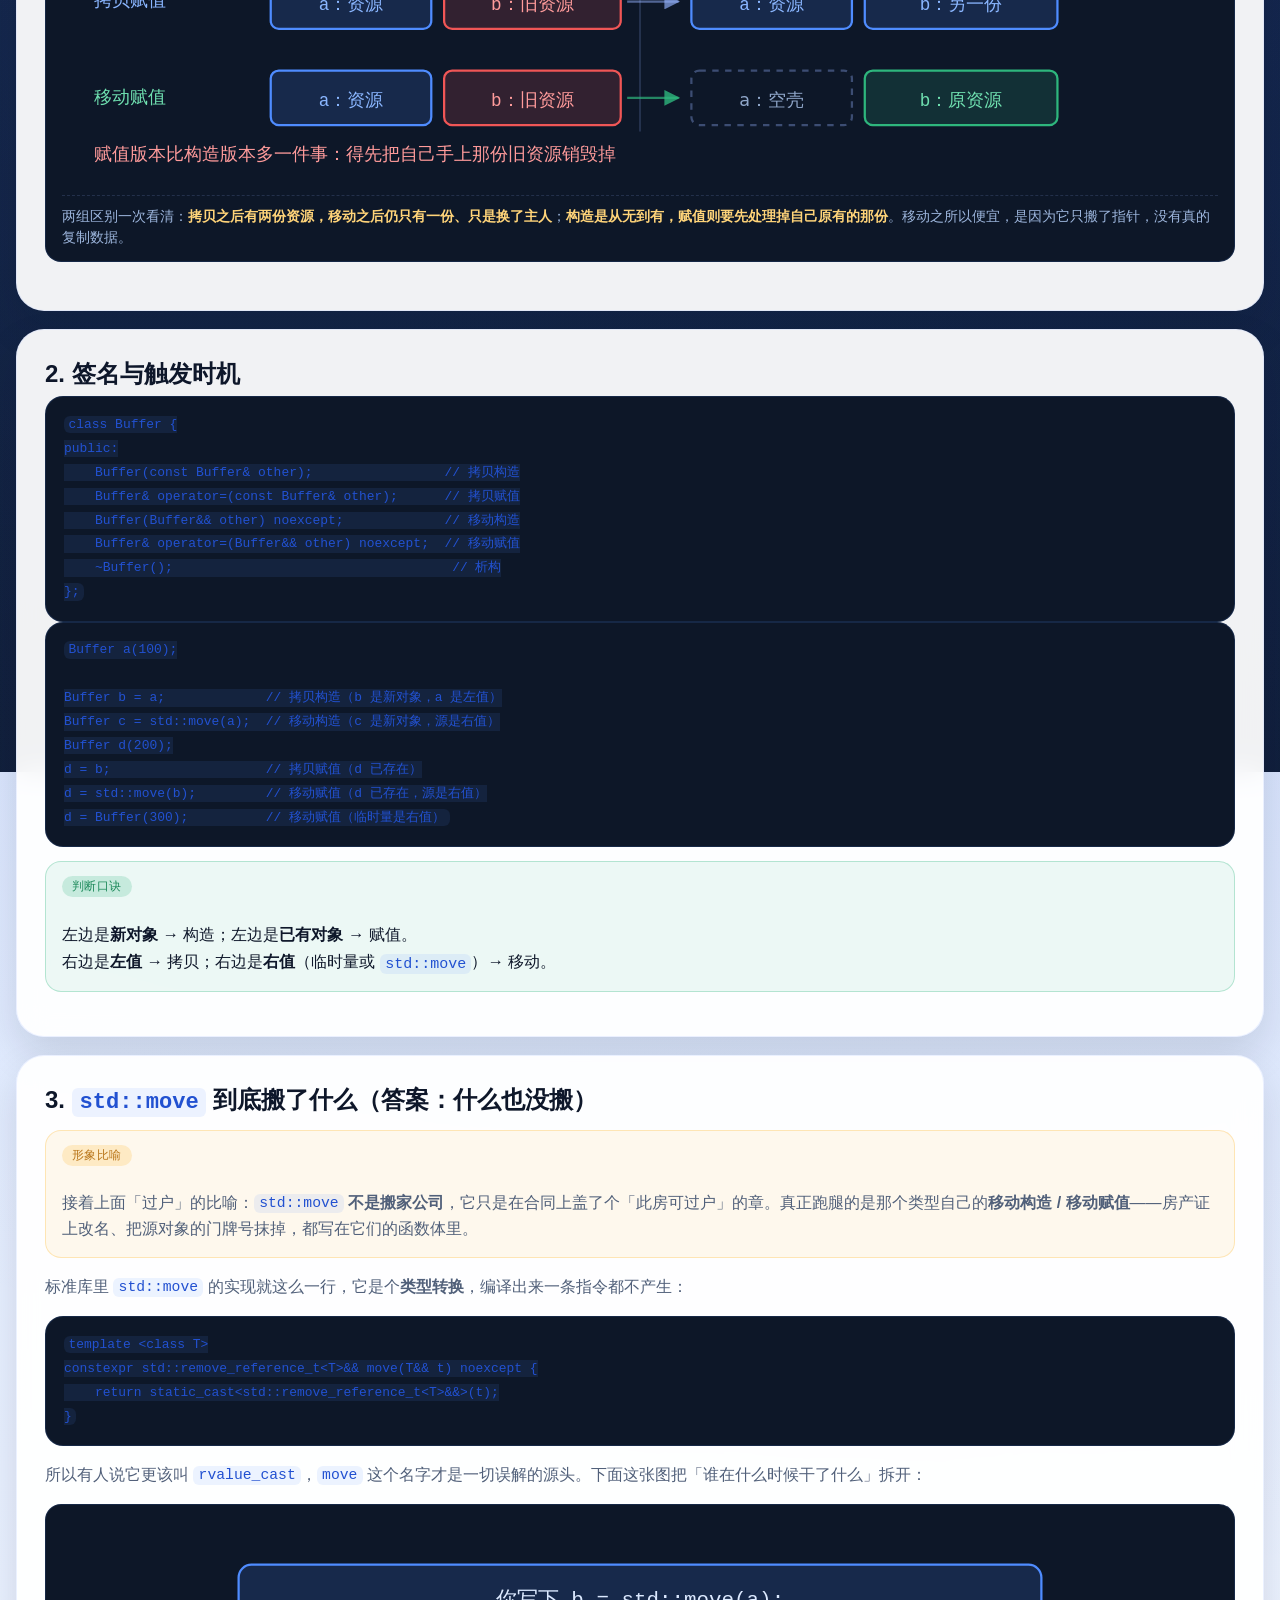
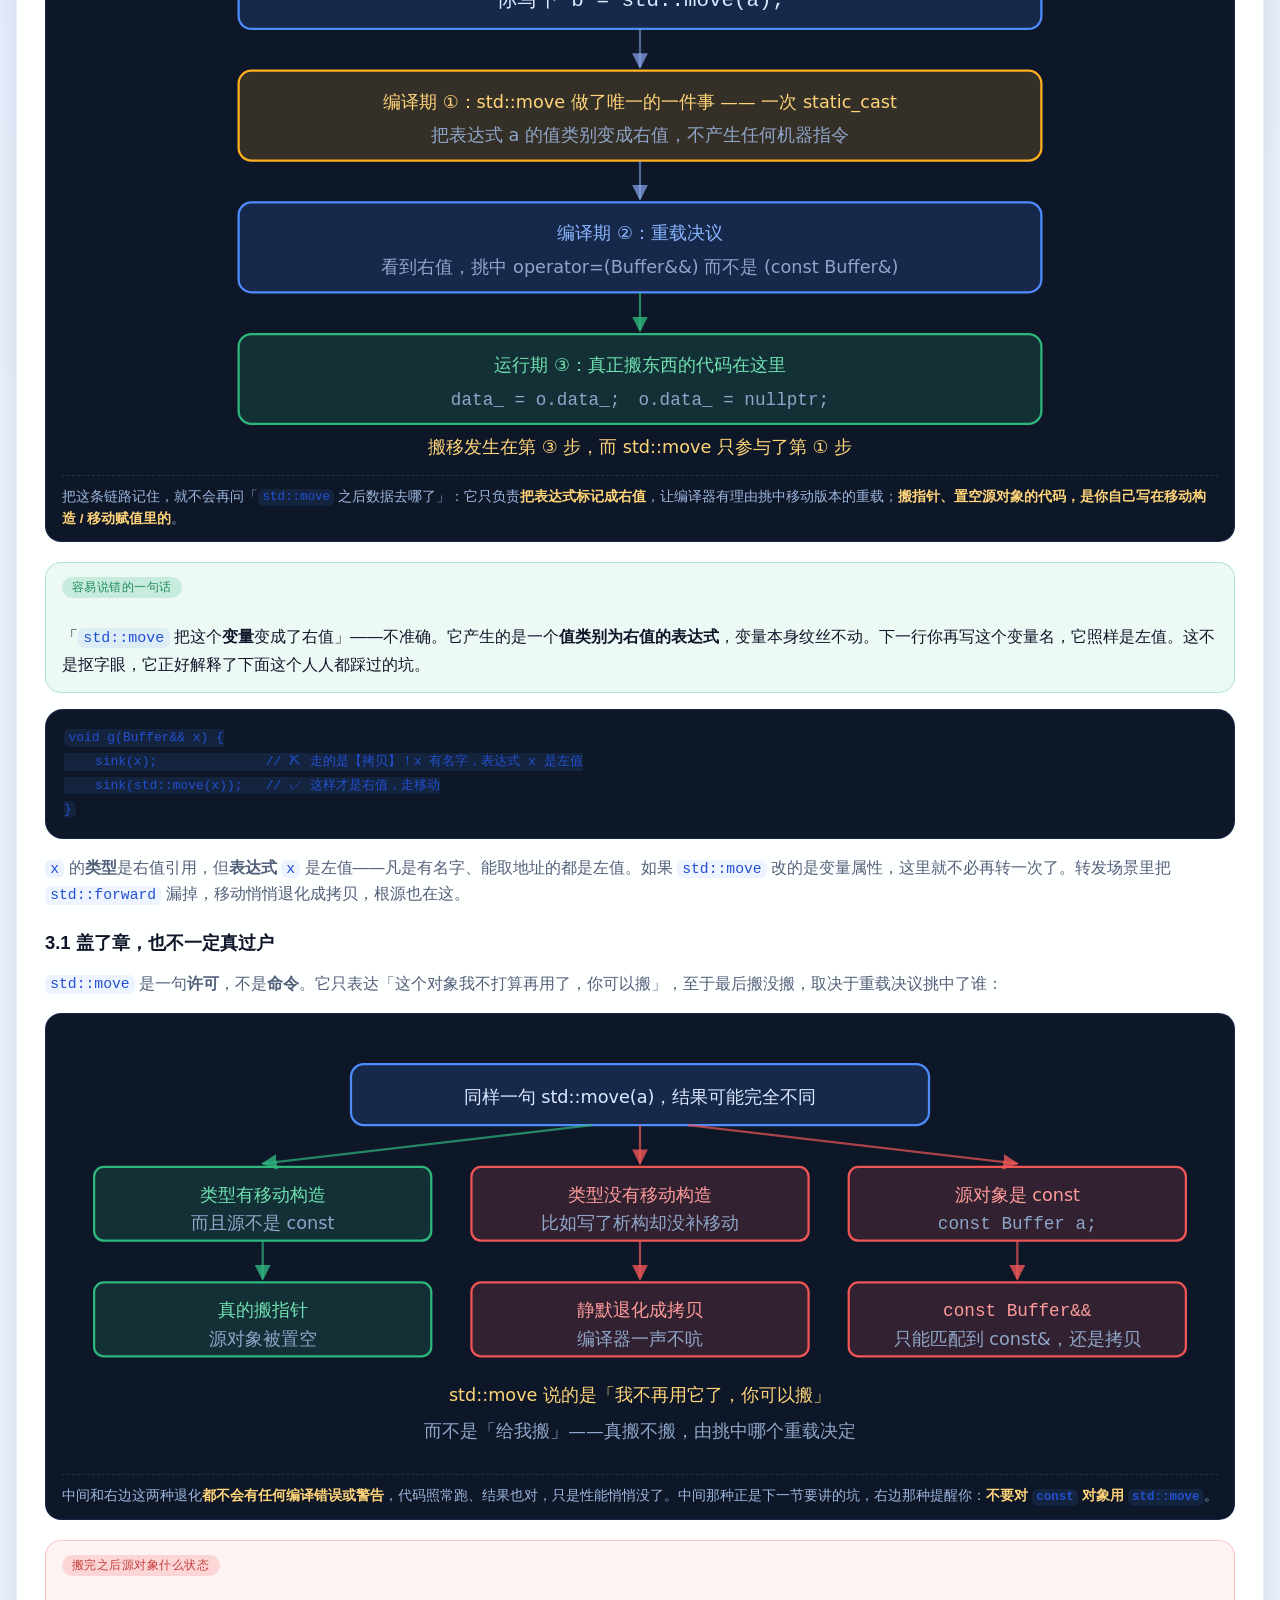
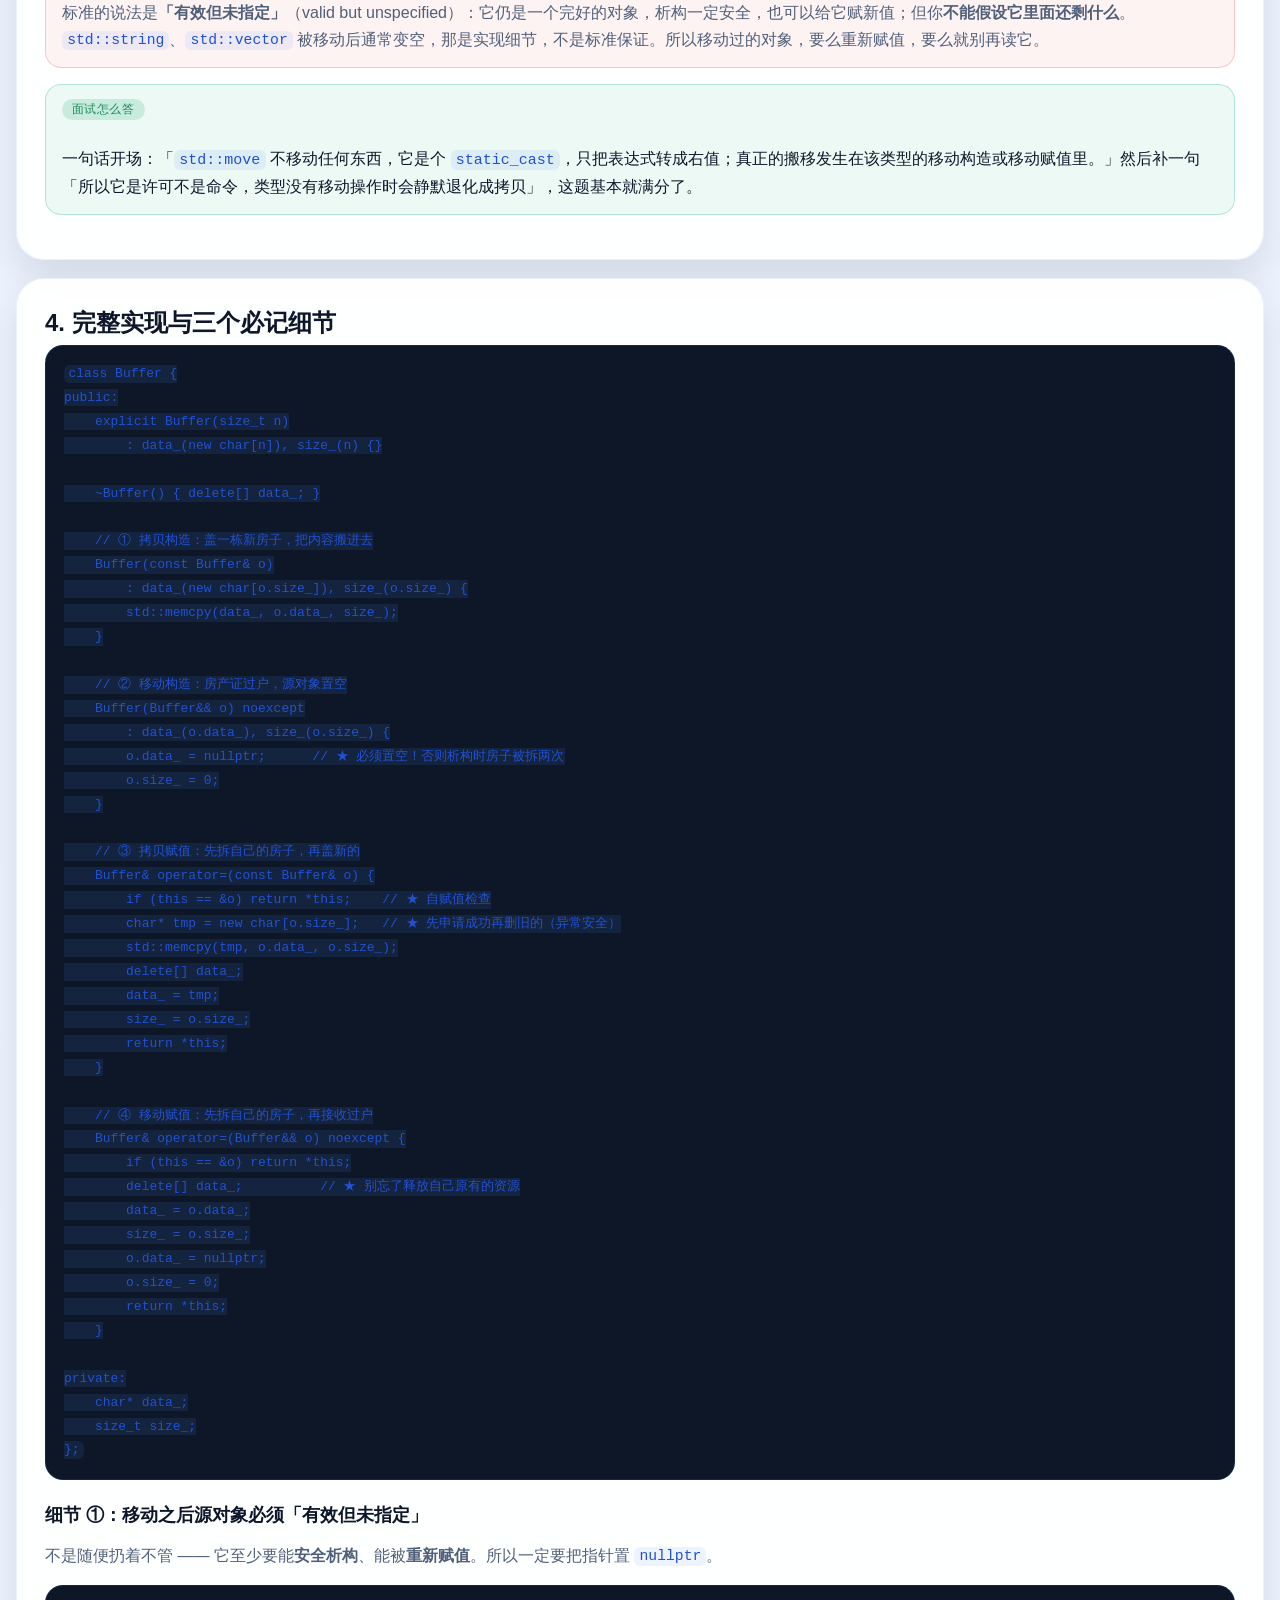
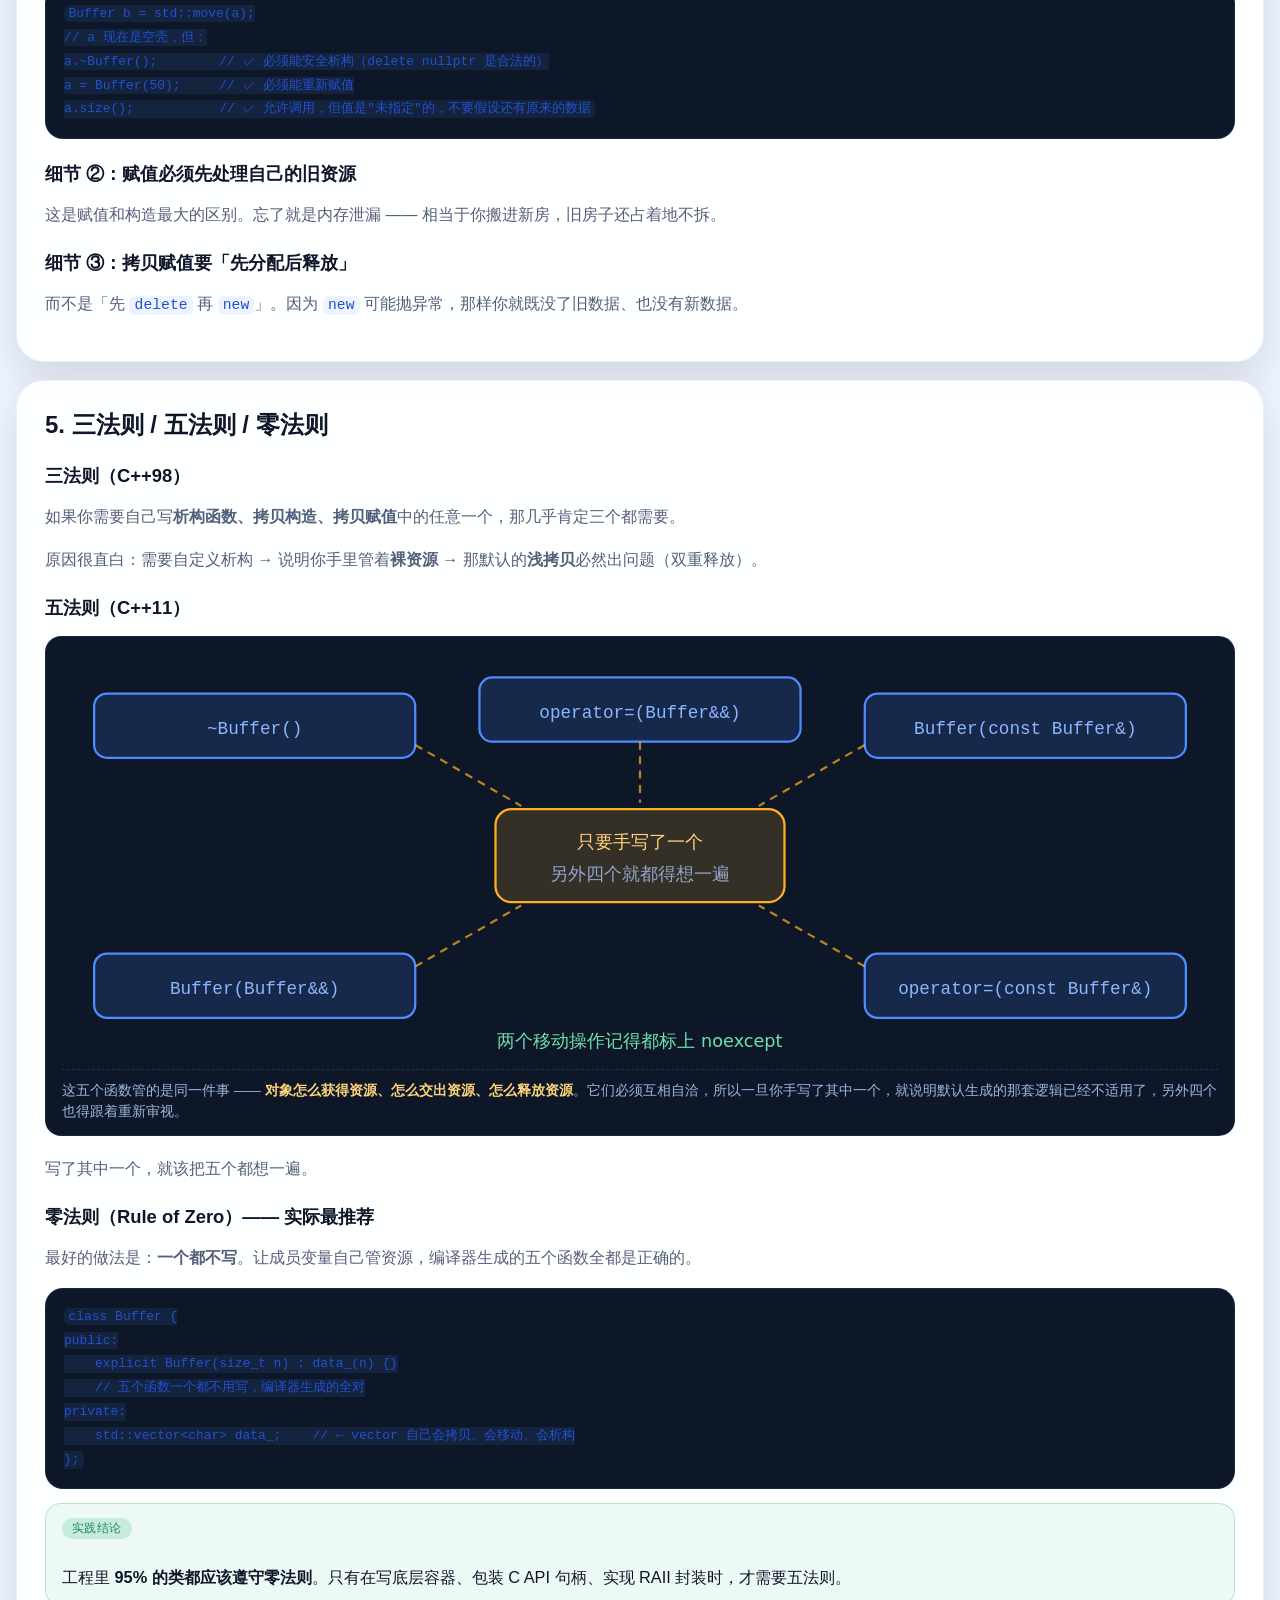
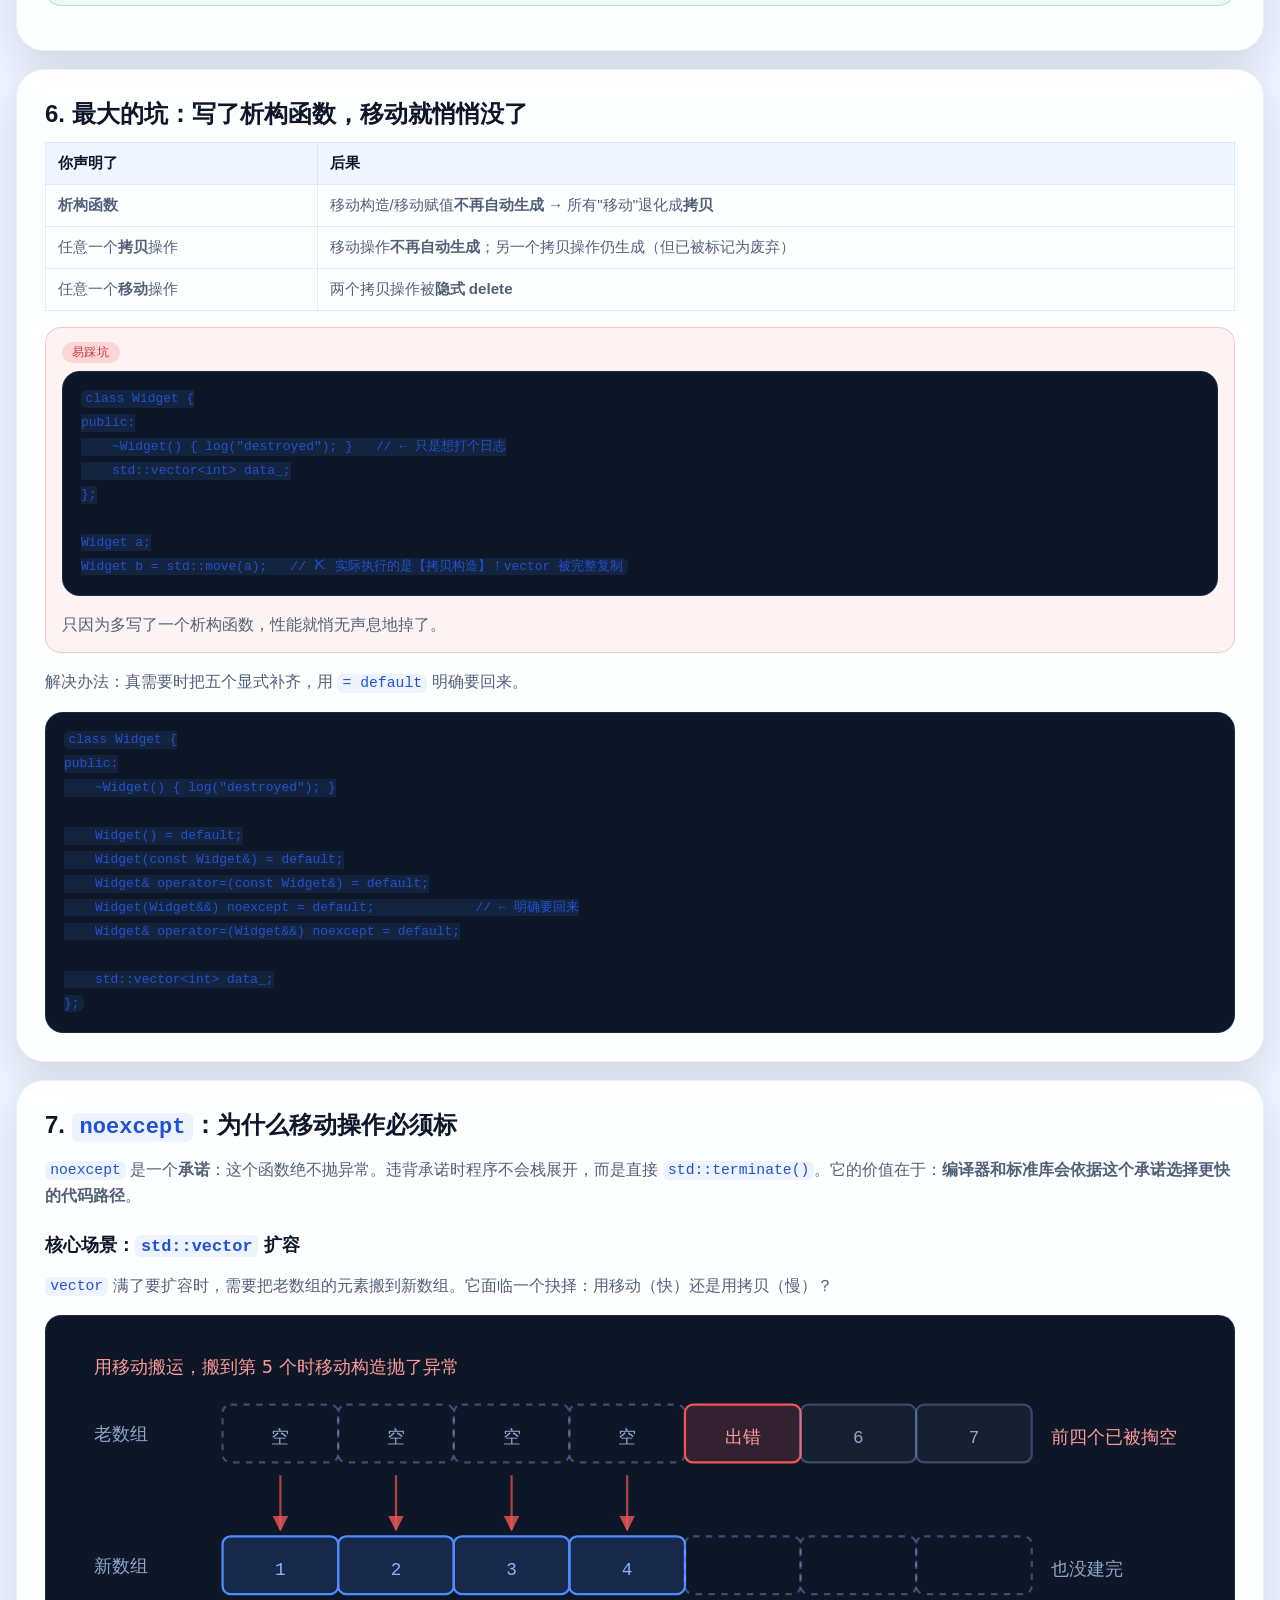
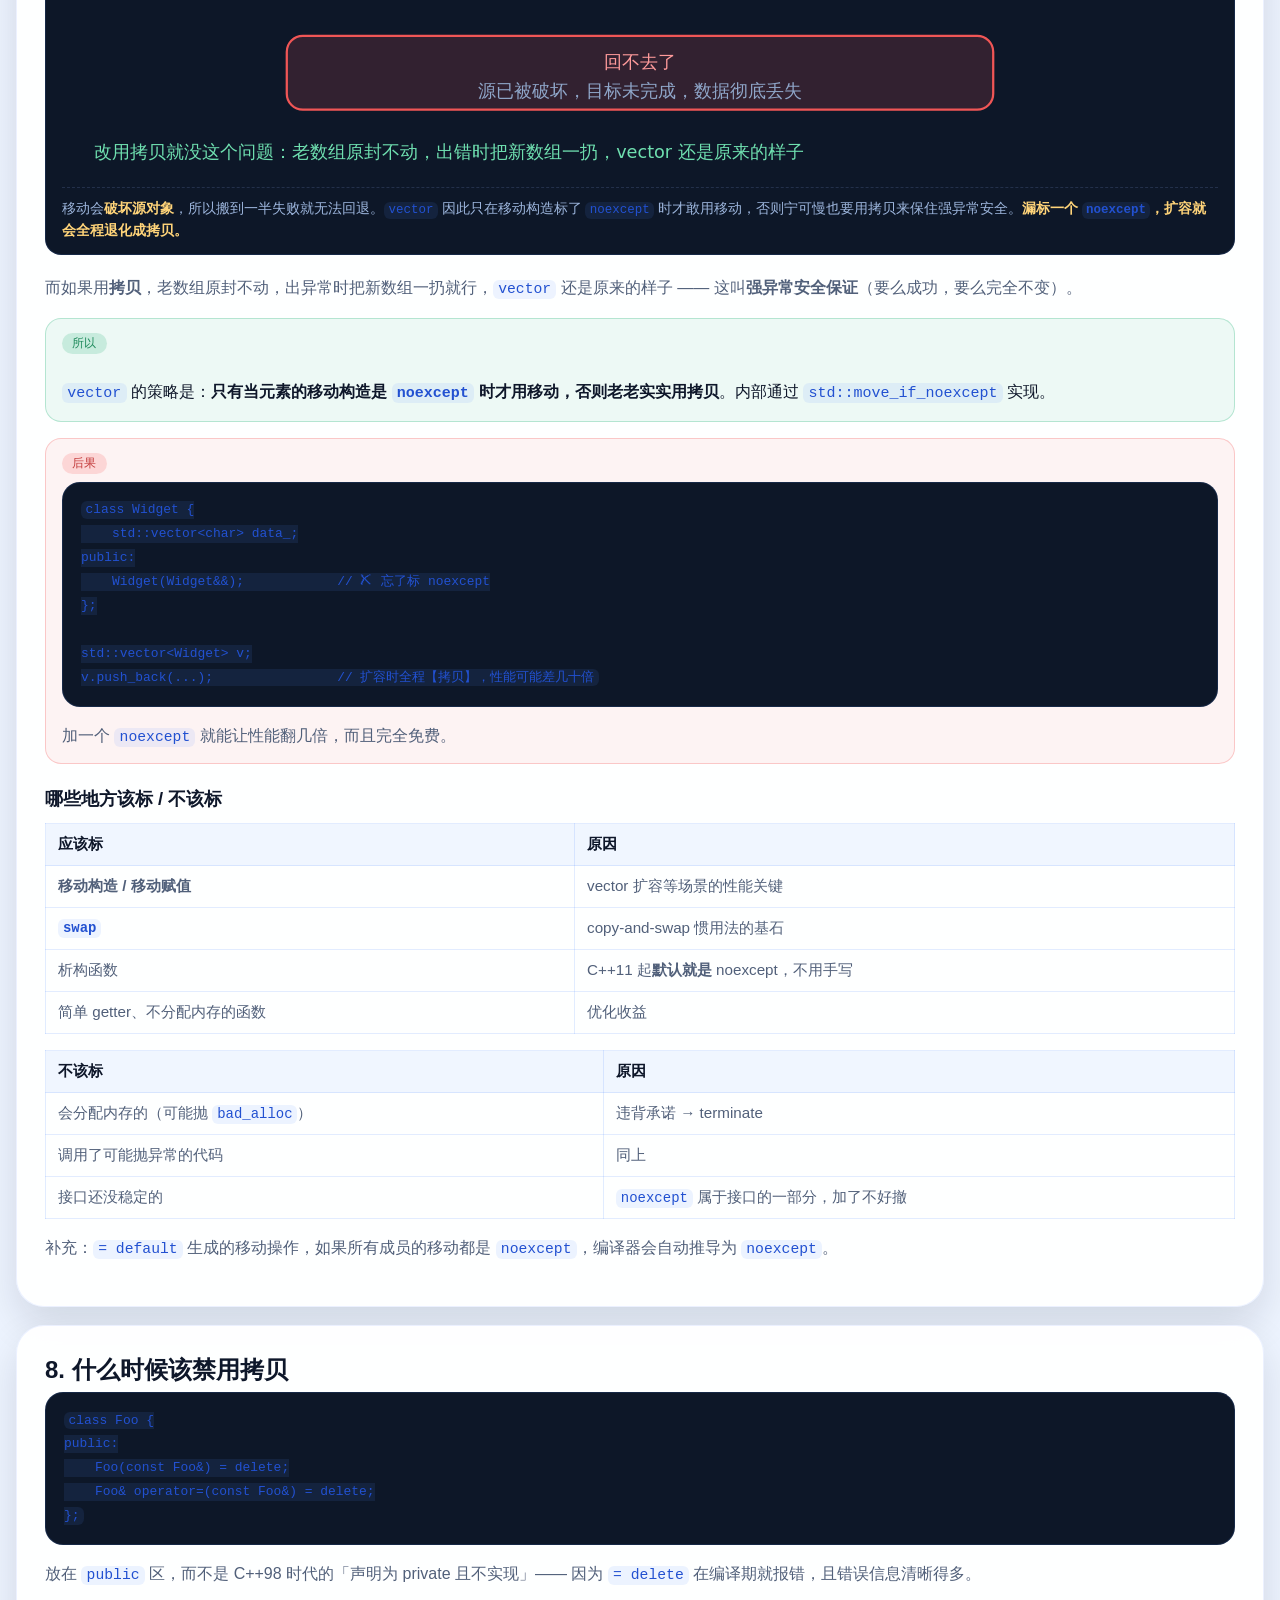
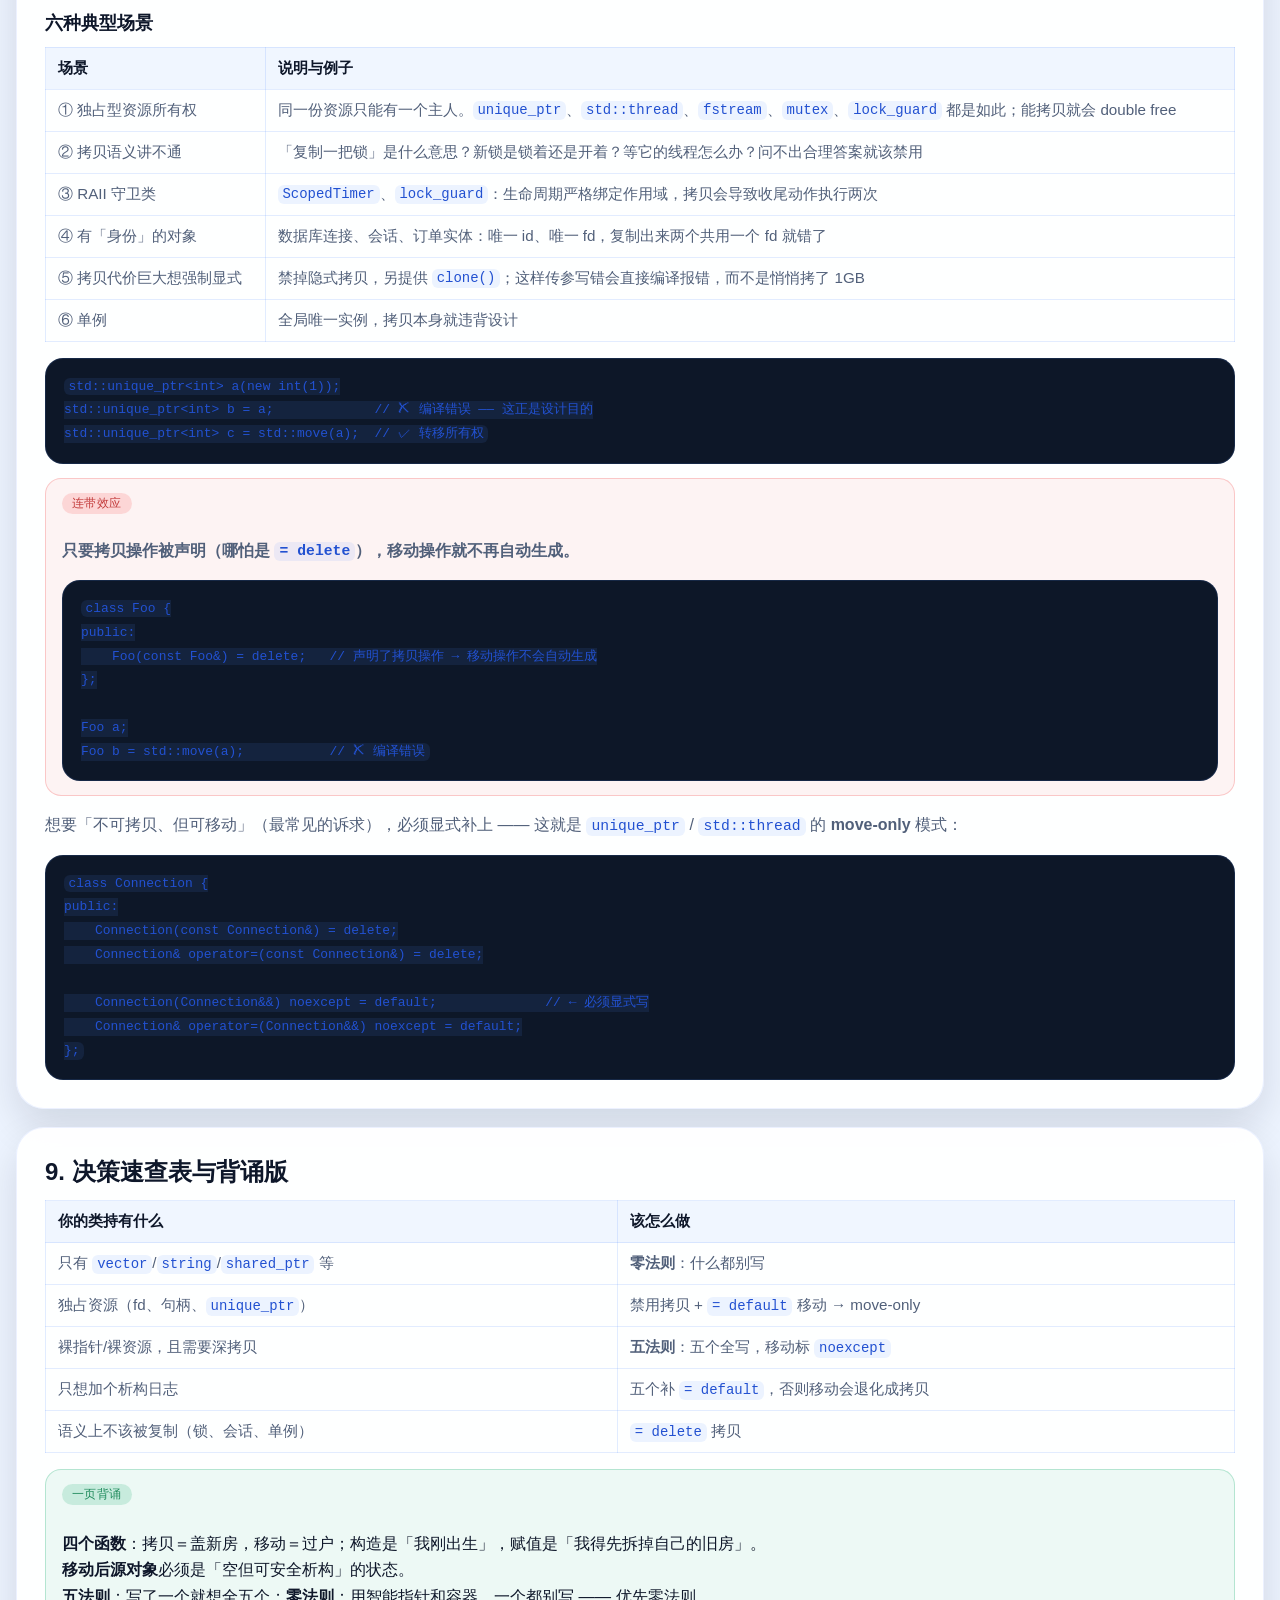
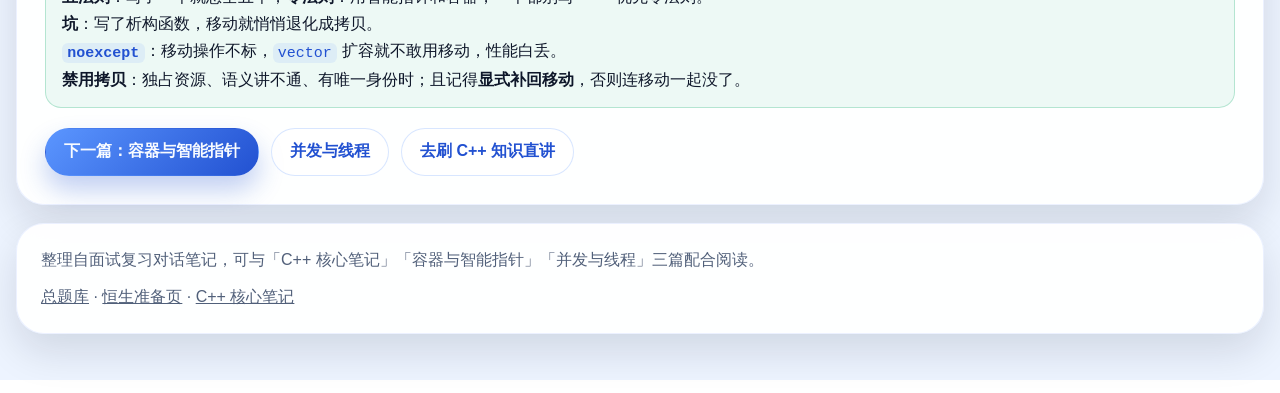
<file: docs/cpp-value-semantics.html>
<!DOCTYPE html>
<html lang="zh-CN">

<head>
  <meta charset="UTF-8" />
  <meta name="viewport" content="width=device-width, initial-scale=1.0" />
  <title>C++ 值语义形象笔记 · 拷贝/移动/五法则/noexcept</title>
  <meta name="description" content="用房产证比喻讲清拷贝构造、拷贝赋值、移动构造、移动赋值，以及三法则/五法则/零法则、noexcept 为什么影响 vector 扩容、什么时候该禁用拷贝。" />
  <link rel="stylesheet" href="./style.css" />
</head>

<body class="hundsun-page guide-page">
  <svg class="d-defs" aria-hidden="true" focusable="false">
    <defs>
      <marker id="ah" viewBox="0 0 10 10" refX="9" refY="5" markerWidth="7" markerHeight="7" orient="auto-start-reverse"><path d="M0 0 L10 5 L0 10 Z" fill="rgba(149,179,255,.65)" /></marker>
      <marker id="ah-warn" viewBox="0 0 10 10" refX="9" refY="5" markerWidth="7" markerHeight="7" orient="auto-start-reverse"><path d="M0 0 L10 5 L0 10 Z" fill="rgba(240,86,86,.8)" /></marker>
      <marker id="ah-ok" viewBox="0 0 10 10" refX="9" refY="5" markerWidth="7" markerHeight="7" orient="auto-start-reverse"><path d="M0 0 L10 5 L0 10 Z" fill="rgba(46,182,125,.8)" /></marker>
      <marker id="ah-gold" viewBox="0 0 10 10" refX="9" refY="5" markerWidth="7" markerHeight="7" orient="auto-start-reverse"><path d="M0 0 L10 5 L0 10 Z" fill="rgba(255,176,32,.85)" /></marker>
    </defs>
  </svg>
  <main class="app-shell">
    <section class="hero hero-showcase hundsun-hero">
      <div class="hero-copy">
        <p class="eyebrow">C++ Value Semantics</p>
        <h1>拷贝与移动 · 形象笔记</h1>
        <p>一个比喻贯穿全篇：对象手里攥着一张「房产证」。拷贝是再盖一栋房，移动是房产证过户。由此讲清四个特殊成员函数、五法则/零法则、noexcept 的性能意义，以及什么时候该禁用拷贝。</p>
        <div class="hero-actions">
          <a class="primary-button" href="./cpp-containers-notes.html">容器与智能指针</a>
          <a class="secondary-button" href="./cpp-concurrency-notes.html">并发与线程</a>
          <a class="secondary-button" href="./cpp-memory-perf-notes.html">内存与性能</a>
          <a class="secondary-button" href="./linux-sysprog-notes.html">Linux 系统编程</a>
          <a class="secondary-button" href="./hundsun.html">恒生准备页</a>
          <a class="secondary-button" href="./index.html">返回总题库</a>
        </div>
      </div>
    </section>

    <nav class="hundsun-panel guide-toc">
      <h2>目录</h2>
      <ol>
        <li><a href="#four">1. 四个函数：一个比喻讲清</a></li>
        <li><a href="#when">2. 签名与触发时机</a></li>
        <li><a href="#move-itself">3. <code>std::move</code> 到底搬了什么</a></li>
        <li><a href="#impl">4. 完整实现与三个必记细节</a></li>
        <li><a href="#rules">5. 三法则 / 五法则 / 零法则</a></li>
        <li><a href="#trap">6. 最大的坑：写了析构，移动就没了</a></li>
        <li><a href="#noexcept">7. <code>noexcept</code>：为什么移动必须标</a></li>
        <li><a href="#delete">8. 什么时候该禁用拷贝</a></li>
        <li><a href="#cheatsheet">9. 决策速查表与背诵版</a></li>
      </ol>
    </nav>

    <article class="hundsun-panel guide-article" id="four">
      <h2>1. 四个函数：一个比喻讲清</h2>
      <p>假设你的对象手里攥着一张<strong>房产证</strong>（指向堆内存的指针）：</p>
      <pre class="answer-code-block"><code>class Buffer {
    char* data_;    // ← 房产证：指向一栋"房子"（堆上的内存）
    size_t size_;
};</code></pre>

      <div class="guide-callout is-metaphor">
        <span class="callout-label">形象比喻</span>
        <ul>
          <li><strong>拷贝构造</strong>：照着你的房子<strong>再盖一栋一模一样的</strong>，给我一张新房产证 —— 贵</li>
          <li><strong>移动构造</strong>：你的房产证<strong>直接过户</strong>给我，你手里那张作废 —— 便宜</li>
          <li><strong>拷贝赋值</strong>：我<strong>先把自己原来的房子拆了</strong>，再照你的样子盖一栋 —— 贵</li>
          <li><strong>移动赋值</strong>：我<strong>先拆掉自己的房子</strong>，然后接收你过户的房产证 —— 便宜</li>
        </ul>
      </div>

      <h3>两组区别</h3>
      <ul>
        <li><strong>拷贝 vs 移动</strong>：拷贝后<strong>两个对象各有一栋房子</strong>；移动后<strong>只有一栋房子，换了主人</strong>，源对象变空壳。</li>
        <li><strong>构造 vs 赋值</strong>：构造是「我刚出生，一无所有」；赋值是「我早就存在了，<strong>手上还有旧房子要先处理掉</strong>」。</li>
      </ul>

      <figure class="guide-figure">
        <svg viewBox="0 0 720 350" role="img" aria-label="拷贝构造复制出第二份资源，移动构造把资源过户并掏空源对象，赋值版本还要先销毁自己原有的资源">
          <text class="d-t is-sm is-dim" x="150" y="24" text-anchor="middle">操作前</text>
          <text class="d-t is-sm is-dim" x="530" y="24" text-anchor="middle">操作后</text>
          <line class="d-line is-faint" x1="360" y1="34" x2="360" y2="318" />

          <text class="d-t is-sm is-accent" x="20" y="62">拷贝构造</text>
          <rect class="d-box" x="130" y="42" width="100" height="34" rx="5" />
          <text class="d-t is-sm is-mono is-accent" x="180" y="64" text-anchor="middle">a：资源</text>
          <text class="d-t is-sm is-dim" x="290" y="64" text-anchor="middle">b 刚诞生</text>
          <path class="d-line" d="M336 59 L384 59" marker-end="url(#ah)" />
          <rect class="d-box" x="392" y="42" width="100" height="34" rx="5" />
          <text class="d-t is-sm is-mono is-accent" x="442" y="64" text-anchor="middle">a：资源</text>
          <rect class="d-box" x="500" y="42" width="120" height="34" rx="5" />
          <text class="d-t is-sm is-mono is-accent" x="560" y="64" text-anchor="middle">b：另一份</text>
          <text class="d-t is-sm is-warn" x="630" y="64">贵</text>

          <text class="d-t is-sm is-ok" x="20" y="140">移动构造</text>
          <rect class="d-box" x="130" y="120" width="100" height="34" rx="5" />
          <text class="d-t is-sm is-mono is-accent" x="180" y="142" text-anchor="middle">a：资源</text>
          <text class="d-t is-sm is-dim" x="290" y="142" text-anchor="middle">b 刚诞生</text>
          <path class="d-line is-ok" d="M336 137 L384 137" marker-end="url(#ah-ok)" />
          <rect class="d-box is-ghost" x="392" y="120" width="100" height="34" rx="5" />
          <text class="d-t is-sm is-dim" x="442" y="142" text-anchor="middle">a：空壳</text>
          <rect class="d-box is-ok" x="500" y="120" width="120" height="34" rx="5" />
          <text class="d-t is-sm is-mono is-ok" x="560" y="142" text-anchor="middle">b：原资源</text>
          <text class="d-t is-sm is-ok" x="630" y="142">便宜</text>
          <text class="d-t is-sm is-dim" x="392" y="172">a 被掏空，但必须仍能安全析构</text>

          <line class="d-line is-faint" x1="20" y1="196" x2="700" y2="196" />

          <text class="d-t is-sm is-accent" x="20" y="240">拷贝赋值</text>
          <rect class="d-box" x="130" y="220" width="100" height="34" rx="5" />
          <text class="d-t is-sm is-mono is-accent" x="180" y="242" text-anchor="middle">a：资源</text>
          <rect class="d-box is-warn" x="238" y="220" width="110" height="34" rx="5" />
          <text class="d-t is-sm is-mono is-warn" x="293" y="242" text-anchor="middle">b：旧资源</text>
          <path class="d-line" d="M352 237 L384 237" marker-end="url(#ah)" />
          <rect class="d-box" x="392" y="220" width="100" height="34" rx="5" />
          <text class="d-t is-sm is-mono is-accent" x="442" y="242" text-anchor="middle">a：资源</text>
          <rect class="d-box" x="500" y="220" width="120" height="34" rx="5" />
          <text class="d-t is-sm is-mono is-accent" x="560" y="242" text-anchor="middle">b：另一份</text>

          <text class="d-t is-sm is-ok" x="20" y="300">移动赋值</text>
          <rect class="d-box" x="130" y="280" width="100" height="34" rx="5" />
          <text class="d-t is-sm is-mono is-accent" x="180" y="302" text-anchor="middle">a：资源</text>
          <rect class="d-box is-warn" x="238" y="280" width="110" height="34" rx="5" />
          <text class="d-t is-sm is-mono is-warn" x="293" y="302" text-anchor="middle">b：旧资源</text>
          <path class="d-line is-ok" d="M352 297 L384 297" marker-end="url(#ah-ok)" />
          <rect class="d-box is-ghost" x="392" y="280" width="100" height="34" rx="5" />
          <text class="d-t is-sm is-dim" x="442" y="302" text-anchor="middle">a：空壳</text>
          <rect class="d-box is-ok" x="500" y="280" width="120" height="34" rx="5" />
          <text class="d-t is-sm is-mono is-ok" x="560" y="302" text-anchor="middle">b：原资源</text>

          <text class="d-t is-sm is-warn" x="20" y="336">赋值版本比构造版本多一件事：<tspan class="is-warn">得先把自己手上那份旧资源销毁掉</tspan></text>
        </svg>
        <figcaption>两组区别一次看清：<strong>拷贝之后有两份资源，移动之后仍只有一份、只是换了主人</strong>；<strong>构造是从无到有，赋值则要先处理掉自己原有的那份</strong>。移动之所以便宜，是因为它只搬了指针，没有真的复制数据。</figcaption>
      </figure>
    </article>

    <article class="hundsun-panel guide-article" id="when">
      <h2>2. 签名与触发时机</h2>
      <pre class="answer-code-block"><code>class Buffer {
public:
    Buffer(const Buffer&amp; other);                 // 拷贝构造
    Buffer&amp; operator=(const Buffer&amp; other);      // 拷贝赋值
    Buffer(Buffer&amp;&amp; other) noexcept;             // 移动构造
    Buffer&amp; operator=(Buffer&amp;&amp; other) noexcept;  // 移动赋值
    ~Buffer();                                    // 析构
};</code></pre>

      <pre class="answer-code-block"><code>Buffer a(100);

Buffer b = a;             // 拷贝构造（b 是新对象，a 是左值）
Buffer c = std::move(a);  // 移动构造（c 是新对象，源是右值）
Buffer d(200);
d = b;                    // 拷贝赋值（d 已存在）
d = std::move(b);         // 移动赋值（d 已存在，源是右值）
d = Buffer(300);          // 移动赋值（临时量是右值）</code></pre>

      <div class="guide-callout is-key">
        <span class="callout-label">判断口诀</span>
        <p>左边是<strong>新对象</strong> → 构造；左边是<strong>已有对象</strong> → 赋值。<br />
          右边是<strong>左值</strong> → 拷贝；右边是<strong>右值</strong>（临时量或 <code>std::move</code>）→ 移动。</p>
      </div>
    </article>

    <article class="hundsun-panel guide-article" id="move-itself">
      <h2>3. <code>std::move</code> 到底搬了什么（答案：什么也没搬）</h2>

      <div class="guide-callout is-metaphor">
        <span class="callout-label">形象比喻</span>
        <p>接着上面「过户」的比喻：<code>std::move</code> <strong>不是搬家公司</strong>，它只是在合同上盖了个「此房可过户」的章。真正跑腿的是那个类型自己的<strong>移动构造 / 移动赋值</strong>——房产证上改名、把源对象的门牌号抹掉，都写在它们的函数体里。</p>
      </div>

      <p>标准库里 <code>std::move</code> 的实现就这么一行，它是个<strong>类型转换</strong>，编译出来一条指令都不产生：</p>

      <pre class="answer-code-block"><code>template &lt;class T&gt;
constexpr std::remove_reference_t&lt;T&gt;&amp;&amp; move(T&amp;&amp; t) noexcept {
    return static_cast&lt;std::remove_reference_t&lt;T&gt;&amp;&amp;&gt;(t);
}</code></pre>

      <p>所以有人说它更该叫 <code>rvalue_cast</code>，<code>move</code> 这个名字才是一切误解的源头。下面这张图把「谁在什么时候干了什么」拆开：</p>

      <figure class="guide-figure">
        <svg viewBox="0 0 720 336" role="img" aria-label="std::move 只在编译期做一次类型转换，重载决议据此挑中移动赋值，真正搬指针的代码在运行期的移动赋值函数体里">
          <rect class="d-box" x="110" y="26" width="500" height="40" rx="8" />
          <text class="d-t is-mono" x="360" y="52" text-anchor="middle">你写下 b = std::move(a);</text>

          <line class="d-line" x1="360" y1="66" x2="360" y2="90" marker-end="url(#ah)" />

          <rect class="d-box is-gold" x="110" y="92" width="500" height="56" rx="8" />
          <text class="d-t is-sm is-gold" x="360" y="115" text-anchor="middle">编译期 ①：std::move 做了唯一的一件事 —— 一次 static_cast</text>
          <text class="d-t is-sm is-dim" x="360" y="136" text-anchor="middle">把表达式 a 的值类别变成右值，不产生任何机器指令</text>

          <line class="d-line" x1="360" y1="148" x2="360" y2="172" marker-end="url(#ah)" />

          <rect class="d-box" x="110" y="174" width="500" height="56" rx="8" />
          <text class="d-t is-sm is-accent" x="360" y="197" text-anchor="middle">编译期 ②：重载决议</text>
          <text class="d-t is-sm is-dim" x="360" y="218" text-anchor="middle">看到右值，挑中 operator=(Buffer&amp;&amp;) 而不是 (const Buffer&amp;)</text>

          <line class="d-line is-ok" x1="360" y1="230" x2="360" y2="254" marker-end="url(#ah-ok)" />

          <rect class="d-box is-ok" x="110" y="256" width="500" height="56" rx="8" />
          <text class="d-t is-sm is-ok" x="360" y="279" text-anchor="middle">运行期 ③：真正搬东西的代码在这里</text>
          <text class="d-t is-sm is-mono is-dim" x="360" y="300" text-anchor="middle">data_ = o.data_;　o.data_ = nullptr;</text>

          <text class="d-t is-sm is-gold" x="360" y="330" text-anchor="middle">搬移发生在第 ③ 步，而 std::move 只参与了第 ① 步</text>
        </svg>
        <figcaption>把这条链路记住，就不会再问「<code>std::move</code> 之后数据去哪了」：它只负责<strong>把表达式标记成右值</strong>，让编译器有理由挑中移动版本的重载；<strong>搬指针、置空源对象的代码，是你自己写在移动构造 / 移动赋值里的</strong>。</figcaption>
      </figure>

      <div class="guide-callout is-key">
        <span class="callout-label">容易说错的一句话</span>
        <p>「<code>std::move</code> 把这个<strong>变量</strong>变成了右值」——不准确。它产生的是一个<strong>值类别为右值的表达式</strong>，变量本身纹丝不动。下一行你再写这个变量名，它照样是左值。这不是抠字眼，它正好解释了下面这个人人都踩过的坑。</p>
      </div>

      <pre class="answer-code-block"><code>void g(Buffer&amp;&amp; x) {
    sink(x);              // ✗ 走的是【拷贝】！x 有名字，表达式 x 是左值
    sink(std::move(x));   // ✓ 这样才是右值，走移动
}</code></pre>

      <p><code>x</code> 的<strong>类型</strong>是右值引用，但<strong>表达式</strong> <code>x</code> 是左值——凡是有名字、能取地址的都是左值。如果 <code>std::move</code> 改的是变量属性，这里就不必再转一次了。转发场景里把 <code>std::forward</code> 漏掉，移动悄悄退化成拷贝，根源也在这。</p>

      <h3>3.1 盖了章，也不一定真过户</h3>

      <p><code>std::move</code> 是一句<strong>许可</strong>，不是<strong>命令</strong>。它只表达「这个对象我不打算再用了，你可以搬」，至于最后搬没搬，取决于重载决议挑中了谁：</p>

      <figure class="guide-figure">
        <svg viewBox="0 0 720 268" role="img" aria-label="同样写 std::move，类型有移动构造时才真的搬指针，没有移动构造或对象是 const 时都会静默退化成拷贝">
          <rect class="d-box" x="180" y="20" width="360" height="38" rx="8" />
          <text class="d-t is-sm" x="360" y="44" text-anchor="middle">同样一句 std::move(a)，结果可能完全不同</text>

          <line class="d-line is-ok" x1="330" y1="58" x2="125" y2="82" marker-end="url(#ah-ok)" />
          <line class="d-line is-warn" x1="360" y1="58" x2="360" y2="82" marker-end="url(#ah-warn)" />
          <line class="d-line is-warn" x1="390" y1="58" x2="595" y2="82" marker-end="url(#ah-warn)" />

          <rect class="d-box is-ok" x="20" y="84" width="210" height="46" rx="6" />
          <text class="d-t is-sm is-ok" x="125" y="105" text-anchor="middle">类型有移动构造</text>
          <text class="d-t is-sm is-dim" x="125" y="123" text-anchor="middle">而且源不是 const</text>

          <rect class="d-box is-warn" x="255" y="84" width="210" height="46" rx="6" />
          <text class="d-t is-sm is-warn" x="360" y="105" text-anchor="middle">类型没有移动构造</text>
          <text class="d-t is-sm is-dim" x="360" y="123" text-anchor="middle">比如写了析构却没补移动</text>

          <rect class="d-box is-warn" x="490" y="84" width="210" height="46" rx="6" />
          <text class="d-t is-sm is-warn" x="595" y="105" text-anchor="middle">源对象是 const</text>
          <text class="d-t is-sm is-mono is-dim" x="595" y="123" text-anchor="middle">const Buffer a;</text>

          <line class="d-line is-ok" x1="125" y1="130" x2="125" y2="154" marker-end="url(#ah-ok)" />
          <line class="d-line is-warn" x1="360" y1="130" x2="360" y2="154" marker-end="url(#ah-warn)" />
          <line class="d-line is-warn" x1="595" y1="130" x2="595" y2="154" marker-end="url(#ah-warn)" />

          <rect class="d-box is-ok" x="20" y="156" width="210" height="46" rx="6" />
          <text class="d-t is-sm is-ok" x="125" y="177" text-anchor="middle">真的搬指针</text>
          <text class="d-t is-sm is-dim" x="125" y="195" text-anchor="middle">源对象被置空</text>

          <rect class="d-box is-warn" x="255" y="156" width="210" height="46" rx="6" />
          <text class="d-t is-sm is-warn" x="360" y="177" text-anchor="middle">静默退化成拷贝</text>
          <text class="d-t is-sm is-dim" x="360" y="195" text-anchor="middle">编译器一声不吭</text>

          <rect class="d-box is-warn" x="490" y="156" width="210" height="46" rx="6" />
          <text class="d-t is-sm is-mono is-warn" x="595" y="177" text-anchor="middle">const Buffer&amp;&amp;</text>
          <text class="d-t is-sm is-dim" x="595" y="195" text-anchor="middle">只能匹配到 const&amp;，还是拷贝</text>

          <text class="d-t is-sm is-gold" x="360" y="230" text-anchor="middle">std::move 说的是「我不再用它了，你可以搬」</text>
          <text class="d-t is-sm is-dim" x="360" y="252" text-anchor="middle">而不是「给我搬」——真搬不搬，由挑中哪个重载决定</text>
        </svg>
        <figcaption>中间和右边这两种退化<strong>都不会有任何编译错误或警告</strong>，代码照常跑、结果也对，只是性能悄悄没了。中间那种正是下一节要讲的坑，右边那种提醒你：<strong>不要对 <code>const</code> 对象用 <code>std::move</code></strong>。</figcaption>
      </figure>

      <div class="guide-callout is-warn">
        <span class="callout-label">搬完之后源对象什么状态</span>
        <p>标准的说法是<strong>「有效但未指定」</strong>（valid but unspecified）：它仍是一个完好的对象，析构一定安全，也可以给它赋新值；但你<strong>不能假设它里面还剩什么</strong>。<code>std::string</code>、<code>std::vector</code> 被移动后通常变空，那是实现细节，不是标准保证。所以移动过的对象，要么重新赋值，要么就别再读它。</p>
      </div>

      <div class="guide-callout is-key">
        <span class="callout-label">面试怎么答</span>
        <p>一句话开场：「<code>std::move</code> 不移动任何东西，它是个 <code>static_cast</code>，只把表达式转成右值；真正的搬移发生在该类型的移动构造或移动赋值里。」然后补一句「所以它是许可不是命令，类型没有移动操作时会静默退化成拷贝」，这题基本就满分了。</p>
      </div>
    </article>

    <article class="hundsun-panel guide-article" id="impl">
      <h2>4. 完整实现与三个必记细节</h2>
      <pre class="answer-code-block"><code>class Buffer {
public:
    explicit Buffer(size_t n)
        : data_(new char[n]), size_(n) {}

    ~Buffer() { delete[] data_; }

    // ① 拷贝构造：盖一栋新房子，把内容搬进去
    Buffer(const Buffer&amp; o)
        : data_(new char[o.size_]), size_(o.size_) {
        std::memcpy(data_, o.data_, size_);
    }

    // ② 移动构造：房产证过户，源对象置空
    Buffer(Buffer&amp;&amp; o) noexcept
        : data_(o.data_), size_(o.size_) {
        o.data_ = nullptr;      // ★ 必须置空！否则析构时房子被拆两次
        o.size_ = 0;
    }

    // ③ 拷贝赋值：先拆自己的房子，再盖新的
    Buffer&amp; operator=(const Buffer&amp; o) {
        if (this == &amp;o) return *this;    // ★ 自赋值检查
        char* tmp = new char[o.size_];   // ★ 先申请成功再删旧的（异常安全）
        std::memcpy(tmp, o.data_, o.size_);
        delete[] data_;
        data_ = tmp;
        size_ = o.size_;
        return *this;
    }

    // ④ 移动赋值：先拆自己的房子，再接收过户
    Buffer&amp; operator=(Buffer&amp;&amp; o) noexcept {
        if (this == &amp;o) return *this;
        delete[] data_;          // ★ 别忘了释放自己原有的资源
        data_ = o.data_;
        size_ = o.size_;
        o.data_ = nullptr;
        o.size_ = 0;
        return *this;
    }

private:
    char* data_;
    size_t size_;
};</code></pre>

      <h3>细节 ①：移动之后源对象必须「有效但未指定」</h3>
      <p>不是随便扔着不管 —— 它至少要能<strong>安全析构</strong>、能被<strong>重新赋值</strong>。所以一定要把指针置 <code>nullptr</code>。</p>
      <pre class="answer-code-block"><code>Buffer b = std::move(a);
// a 现在是空壳，但：
a.~Buffer();        // ✓ 必须能安全析构（delete nullptr 是合法的）
a = Buffer(50);     // ✓ 必须能重新赋值
a.size();           // ✓ 允许调用，但值是"未指定"的，不要假设还有原来的数据</code></pre>

      <h3>细节 ②：赋值必须先处理自己的旧资源</h3>
      <p>这是赋值和构造最大的区别。忘了就是内存泄漏 —— 相当于你搬进新房，旧房子还占着地不拆。</p>

      <h3>细节 ③：拷贝赋值要「先分配后释放」</h3>
      <p>而不是「先 <code>delete</code> 再 <code>new</code>」。因为 <code>new</code> 可能抛异常，那样你就既没了旧数据、也没有新数据。</p>
    </article>

    <article class="hundsun-panel guide-article" id="rules">
      <h2>5. 三法则 / 五法则 / 零法则</h2>

      <h3>三法则（C++98）</h3>
      <p>如果你需要自己写<strong>析构函数、拷贝构造、拷贝赋值</strong>中的任意一个，那几乎肯定三个都需要。</p>
      <p>原因很直白：需要自定义析构 → 说明你手里管着<strong>裸资源</strong> → 那默认的<strong>浅拷贝</strong>必然出问题（双重释放）。</p>

      <h3>五法则（C++11）</h3>
      <figure class="guide-figure">
        <svg viewBox="0 0 720 250" role="img" aria-label="五法则的五个函数是一个整体，手写其中任意一个都意味着要把另外四个一起考虑">
          <rect class="d-box is-gold" x="270" y="96" width="180" height="58" rx="10" />
          <text class="d-t is-sm is-gold" x="360" y="120" text-anchor="middle">只要手写了一个</text>
          <text class="d-t is-sm is-dim" x="360" y="140" text-anchor="middle">另外四个就都得想一遍</text>

          <rect class="d-box" x="20" y="24" width="200" height="40" rx="8" />
          <text class="d-t is-sm is-mono is-accent" x="120" y="49" text-anchor="middle">~Buffer()</text>
          <rect class="d-box" x="500" y="24" width="200" height="40" rx="8" />
          <text class="d-t is-sm is-mono is-accent" x="600" y="49" text-anchor="middle">Buffer(const Buffer&amp;)</text>
          <rect class="d-box" x="20" y="186" width="200" height="40" rx="8" />
          <text class="d-t is-sm is-mono is-accent" x="120" y="211" text-anchor="middle">Buffer(Buffer&amp;&amp;)</text>
          <rect class="d-box" x="500" y="186" width="200" height="40" rx="8" />
          <text class="d-t is-sm is-mono is-accent" x="600" y="211" text-anchor="middle">operator=(const Buffer&amp;)</text>
          <rect class="d-box" x="260" y="14" width="200" height="40" rx="8" />
          <text class="d-t is-sm is-mono is-accent" x="360" y="39" text-anchor="middle">operator=(Buffer&amp;&amp;)</text>

          <path class="d-line is-gold is-dash" d="M220 56 L286 94" />
          <path class="d-line is-gold is-dash" d="M500 56 L434 94" />
          <path class="d-line is-gold is-dash" d="M220 194 L286 156" />
          <path class="d-line is-gold is-dash" d="M500 194 L434 156" />
          <path class="d-line is-gold is-dash" d="M360 54 L360 92" />

          <text class="d-t is-sm is-ok" x="360" y="244" text-anchor="middle">两个移动操作记得都标上 noexcept</text>
        </svg>
        <figcaption>这五个函数管的是同一件事 —— <strong>对象怎么获得资源、怎么交出资源、怎么释放资源</strong>。它们必须互相自洽，所以一旦你手写了其中一个，就说明默认生成的那套逻辑已经不适用了，另外四个也得跟着重新审视。</figcaption>
      </figure>

      <p>写了其中一个，就该把五个都想一遍。</p>

      <h3>零法则（Rule of Zero）—— 实际最推荐</h3>
      <p>最好的做法是：<strong>一个都不写</strong>。让成员变量自己管资源，编译器生成的五个函数全都是正确的。</p>
      <pre class="answer-code-block"><code>class Buffer {
public:
    explicit Buffer(size_t n) : data_(n) {}
    // 五个函数一个都不用写，编译器生成的全对
private:
    std::vector&lt;char&gt; data_;    // ← vector 自己会拷贝、会移动、会析构
};</code></pre>
      <div class="guide-callout is-key">
        <span class="callout-label">实践结论</span>
        <p>工程里 <strong>95% 的类都应该遵守零法则</strong>。只有在写底层容器、包装 C API 句柄、实现 RAII 封装时，才需要五法则。</p>
      </div>
    </article>

    <article class="hundsun-panel guide-article" id="trap">
      <h2>6. 最大的坑：写了析构函数，移动就悄悄没了</h2>
      <div class="guide-table-wrap">
        <table class="guide-table">
          <thead>
            <tr>
              <th>你声明了</th>
              <th>后果</th>
            </tr>
          </thead>
          <tbody>
            <tr>
              <td><strong>析构函数</strong></td>
              <td>移动构造/移动赋值<strong>不再自动生成</strong> → 所有"移动"退化成<strong>拷贝</strong></td>
            </tr>
            <tr>
              <td>任意一个<strong>拷贝</strong>操作</td>
              <td>移动操作<strong>不再自动生成</strong>；另一个拷贝操作仍生成（但已被标记为废弃）</td>
            </tr>
            <tr>
              <td>任意一个<strong>移动</strong>操作</td>
              <td>两个拷贝操作被<strong>隐式 delete</strong></td>
            </tr>
          </tbody>
        </table>
      </div>

      <div class="guide-callout is-warn">
        <span class="callout-label">易踩坑</span>
        <pre class="answer-code-block"><code>class Widget {
public:
    ~Widget() { log("destroyed"); }   // ← 只是想打个日志
    std::vector&lt;int&gt; data_;
};

Widget a;
Widget b = std::move(a);   // ✗ 实际执行的是【拷贝构造】！vector 被完整复制</code></pre>
        <p>只因为多写了一个析构函数，性能就悄无声息地掉了。</p>
      </div>

      <p>解决办法：真需要时把五个显式补齐，用 <code>= default</code> 明确要回来。</p>
      <pre class="answer-code-block"><code>class Widget {
public:
    ~Widget() { log("destroyed"); }

    Widget() = default;
    Widget(const Widget&amp;) = default;
    Widget&amp; operator=(const Widget&amp;) = default;
    Widget(Widget&amp;&amp;) noexcept = default;             // ← 明确要回来
    Widget&amp; operator=(Widget&amp;&amp;) noexcept = default;

    std::vector&lt;int&gt; data_;
};</code></pre>
    </article>

    <article class="hundsun-panel guide-article" id="noexcept">
      <h2>7. <code>noexcept</code>：为什么移动操作必须标</h2>
      <p><code>noexcept</code> 是一个<strong>承诺</strong>：这个函数绝不抛异常。违背承诺时程序不会栈展开，而是直接 <code>std::terminate()</code>。它的价值在于：<strong>编译器和标准库会依据这个承诺选择更快的代码路径</strong>。</p>

      <h3>核心场景：<code>std::vector</code> 扩容</h3>
      <p><code>vector</code> 满了要扩容时，需要把老数组的元素搬到新数组。它面临一个抉择：用移动（快）还是用拷贝（慢）？</p>
      <figure class="guide-figure">
        <svg viewBox="0 0 720 275" role="img" aria-label="扩容途中移动构造抛异常，源数组前几个元素已被掏空且无法回退，数据彻底丢失">
          <text class="d-t is-sm is-warn" x="20" y="24">用移动搬运，搬到第 5 个时移动构造抛了异常</text>

          <text class="d-t is-sm is-dim" x="20" y="66">老数组</text>
          <rect class="d-box is-ghost" x="100" y="44" width="72" height="36" rx="5" />
          <rect class="d-box is-ghost" x="172" y="44" width="72" height="36" rx="5" />
          <rect class="d-box is-ghost" x="244" y="44" width="72" height="36" rx="5" />
          <rect class="d-box is-ghost" x="316" y="44" width="72" height="36" rx="5" />
          <rect class="d-box is-warn" x="388" y="44" width="72" height="36" rx="5" />
          <rect class="d-box is-muted" x="460" y="44" width="72" height="36" rx="5" />
          <rect class="d-box is-muted" x="532" y="44" width="72" height="36" rx="5" />
          <text class="d-t is-sm is-dim" x="136" y="68" text-anchor="middle">空</text>
          <text class="d-t is-sm is-dim" x="208" y="68" text-anchor="middle">空</text>
          <text class="d-t is-sm is-dim" x="280" y="68" text-anchor="middle">空</text>
          <text class="d-t is-sm is-dim" x="352" y="68" text-anchor="middle">空</text>
          <text class="d-t is-sm is-warn" x="424" y="68" text-anchor="middle">出错</text>
          <text class="d-t is-sm is-mono is-dim" x="496" y="68" text-anchor="middle">6</text>
          <text class="d-t is-sm is-mono is-dim" x="568" y="68" text-anchor="middle">7</text>
          <text class="d-t is-sm is-warn" x="616" y="68">前四个已被掏空</text>

          <path class="d-line is-warn" d="M136 88 L136 122" marker-end="url(#ah-warn)" />
          <path class="d-line is-warn" d="M208 88 L208 122" marker-end="url(#ah-warn)" />
          <path class="d-line is-warn" d="M280 88 L280 122" marker-end="url(#ah-warn)" />
          <path class="d-line is-warn" d="M352 88 L352 122" marker-end="url(#ah-warn)" />

          <text class="d-t is-sm is-dim" x="20" y="148">新数组</text>
          <rect class="d-box" x="100" y="126" width="72" height="36" rx="5" />
          <rect class="d-box" x="172" y="126" width="72" height="36" rx="5" />
          <rect class="d-box" x="244" y="126" width="72" height="36" rx="5" />
          <rect class="d-box" x="316" y="126" width="72" height="36" rx="5" />
          <rect class="d-box is-ghost" x="388" y="126" width="72" height="36" rx="5" />
          <rect class="d-box is-ghost" x="460" y="126" width="72" height="36" rx="5" />
          <rect class="d-box is-ghost" x="532" y="126" width="72" height="36" rx="5" />
          <text class="d-t is-sm is-mono is-accent" x="136" y="150" text-anchor="middle">1</text>
          <text class="d-t is-sm is-mono is-accent" x="208" y="150" text-anchor="middle">2</text>
          <text class="d-t is-sm is-mono is-accent" x="280" y="150" text-anchor="middle">3</text>
          <text class="d-t is-sm is-mono is-accent" x="352" y="150" text-anchor="middle">4</text>
          <text class="d-t is-sm is-dim" x="616" y="150">也没建完</text>

          <rect class="d-box is-warn" x="140" y="188" width="440" height="46" rx="10" />
          <text class="d-t is-sm is-warn" x="360" y="208" text-anchor="middle">回不去了</text>
          <text class="d-t is-sm is-dim" x="360" y="226" text-anchor="middle">源已被破坏，目标未完成，数据彻底丢失</text>

          <text class="d-t is-sm is-ok" x="20" y="264">改用拷贝就没这个问题：老数组原封不动，出错时把新数组一扔，vector 还是原来的样子</text>
        </svg>
        <figcaption>移动会<strong>破坏源对象</strong>，所以搬到一半失败就无法回退。<code>vector</code> 因此只在移动构造标了 <code>noexcept</code> 时才敢用移动，否则宁可慢也要用拷贝来保住强异常安全。<strong>漏标一个 <code>noexcept</code>，扩容就会全程退化成拷贝。</strong></figcaption>
      </figure>
      <p>而如果用<strong>拷贝</strong>，老数组原封不动，出异常时把新数组一扔就行，<code>vector</code> 还是原来的样子 —— 这叫<strong>强异常安全保证</strong>（要么成功，要么完全不变）。</p>

      <div class="guide-callout is-key">
        <span class="callout-label">所以</span>
        <p><code>vector</code> 的策略是：<strong>只有当元素的移动构造是 <code>noexcept</code> 时才用移动，否则老老实实用拷贝</strong>。内部通过 <code>std::move_if_noexcept</code> 实现。</p>
      </div>

      <div class="guide-callout is-warn">
        <span class="callout-label">后果</span>
        <pre class="answer-code-block"><code>class Widget {
    std::vector&lt;char&gt; data_;
public:
    Widget(Widget&amp;&amp;);            // ✗ 忘了标 noexcept
};

std::vector&lt;Widget&gt; v;
v.push_back(...);                // 扩容时全程【拷贝】，性能可能差几十倍</code></pre>
        <p>加一个 <code>noexcept</code> 就能让性能翻几倍，而且完全免费。</p>
      </div>

      <h3>哪些地方该标 / 不该标</h3>
      <div class="guide-table-wrap">
        <table class="guide-table">
          <thead>
            <tr>
              <th>应该标</th>
              <th>原因</th>
            </tr>
          </thead>
          <tbody>
            <tr><td><strong>移动构造 / 移动赋值</strong></td><td>vector 扩容等场景的性能关键</td></tr>
            <tr><td><strong><code>swap</code></strong></td><td>copy-and-swap 惯用法的基石</td></tr>
            <tr><td>析构函数</td><td>C++11 起<strong>默认就是</strong> noexcept，不用手写</td></tr>
            <tr><td>简单 getter、不分配内存的函数</td><td>优化收益</td></tr>
          </tbody>
        </table>
      </div>
      <div class="guide-table-wrap">
        <table class="guide-table">
          <thead>
            <tr>
              <th>不该标</th>
              <th>原因</th>
            </tr>
          </thead>
          <tbody>
            <tr><td>会分配内存的（可能抛 <code>bad_alloc</code>）</td><td>违背承诺 → terminate</td></tr>
            <tr><td>调用了可能抛异常的代码</td><td>同上</td></tr>
            <tr><td>接口还没稳定的</td><td><code>noexcept</code> 属于接口的一部分，加了不好撤</td></tr>
          </tbody>
        </table>
      </div>
      <p>补充：<code>= default</code> 生成的移动操作，如果所有成员的移动都是 <code>noexcept</code>，编译器会自动推导为 <code>noexcept</code>。</p>
    </article>

    <article class="hundsun-panel guide-article" id="delete">
      <h2>8. 什么时候该禁用拷贝</h2>
      <pre class="answer-code-block"><code>class Foo {
public:
    Foo(const Foo&amp;) = delete;
    Foo&amp; operator=(const Foo&amp;) = delete;
};</code></pre>
      <p>放在 <code>public</code> 区，而不是 C++98 时代的「声明为 private 且不实现」—— 因为 <code>= delete</code> 在编译期就报错，且错误信息清晰得多。</p>

      <h3>六种典型场景</h3>
      <div class="guide-table-wrap">
        <table class="guide-table">
          <thead>
            <tr>
              <th>场景</th>
              <th>说明与例子</th>
            </tr>
          </thead>
          <tbody>
            <tr>
              <td>① 独占型资源所有权</td>
              <td>同一份资源只能有一个主人。<code>unique_ptr</code>、<code>std::thread</code>、<code>fstream</code>、<code>mutex</code>、<code>lock_guard</code> 都是如此；能拷贝就会 double free</td>
            </tr>
            <tr>
              <td>② 拷贝语义讲不通</td>
              <td>「复制一把锁」是什么意思？新锁是锁着还是开着？等它的线程怎么办？问不出合理答案就该禁用</td>
            </tr>
            <tr>
              <td>③ RAII 守卫类</td>
              <td><code>ScopedTimer</code>、<code>lock_guard</code>：生命周期严格绑定作用域，拷贝会导致收尾动作执行两次</td>
            </tr>
            <tr>
              <td>④ 有「身份」的对象</td>
              <td>数据库连接、会话、订单实体：唯一 id、唯一 fd，复制出来两个共用一个 fd 就错了</td>
            </tr>
            <tr>
              <td>⑤ 拷贝代价巨大想强制显式</td>
              <td>禁掉隐式拷贝，另提供 <code>clone()</code>；这样传参写错会直接编译报错，而不是悄悄拷了 1GB</td>
            </tr>
            <tr>
              <td>⑥ 单例</td>
              <td>全局唯一实例，拷贝本身就违背设计</td>
            </tr>
          </tbody>
        </table>
      </div>

      <pre class="answer-code-block"><code>std::unique_ptr&lt;int&gt; a(new int(1));
std::unique_ptr&lt;int&gt; b = a;             // ✗ 编译错误 —— 这正是设计目的
std::unique_ptr&lt;int&gt; c = std::move(a);  // ✓ 转移所有权</code></pre>

      <div class="guide-callout is-warn">
        <span class="callout-label">连带效应</span>
        <p><strong>只要拷贝操作被声明（哪怕是 <code>= delete</code>），移动操作就不再自动生成。</strong></p>
        <pre class="answer-code-block"><code>class Foo {
public:
    Foo(const Foo&amp;) = delete;   // 声明了拷贝操作 → 移动操作不会自动生成
};

Foo a;
Foo b = std::move(a);           // ✗ 编译错误</code></pre>
      </div>

      <p>想要「不可拷贝、但可移动」（最常见的诉求），必须显式补上 —— 这就是 <code>unique_ptr</code> / <code>std::thread</code> 的 <strong>move-only</strong> 模式：</p>
      <pre class="answer-code-block"><code>class Connection {
public:
    Connection(const Connection&amp;) = delete;
    Connection&amp; operator=(const Connection&amp;) = delete;

    Connection(Connection&amp;&amp;) noexcept = default;              // ← 必须显式写
    Connection&amp; operator=(Connection&amp;&amp;) noexcept = default;
};</code></pre>
    </article>

    <article class="hundsun-panel guide-article" id="cheatsheet">
      <h2>9. 决策速查表与背诵版</h2>
      <div class="guide-table-wrap">
        <table class="guide-table">
          <thead>
            <tr>
              <th>你的类持有什么</th>
              <th>该怎么做</th>
            </tr>
          </thead>
          <tbody>
            <tr><td>只有 <code>vector</code>/<code>string</code>/<code>shared_ptr</code> 等</td><td><strong>零法则</strong>：什么都别写</td></tr>
            <tr><td>独占资源（fd、句柄、<code>unique_ptr</code>）</td><td>禁用拷贝 + <code>= default</code> 移动 → move-only</td></tr>
            <tr><td>裸指针/裸资源，且需要深拷贝</td><td><strong>五法则</strong>：五个全写，移动标 <code>noexcept</code></td></tr>
            <tr><td>只想加个析构日志</td><td>五个补 <code>= default</code>，否则移动会退化成拷贝</td></tr>
            <tr><td>语义上不该被复制（锁、会话、单例）</td><td><code>= delete</code> 拷贝</td></tr>
          </tbody>
        </table>
      </div>

      <div class="guide-callout is-key">
        <span class="callout-label">一页背诵</span>
        <p><strong>四个函数</strong>：拷贝＝盖新房，移动＝过户；构造是「我刚出生」，赋值是「我得先拆掉自己的旧房」。<br />
          <strong>移动后源对象</strong>必须是「空但可安全析构」的状态。<br />
          <strong>五法则</strong>：写了一个就想全五个；<strong>零法则</strong>：用智能指针和容器，一个都别写 —— 优先零法则。<br />
          <strong>坑</strong>：写了析构函数，移动就悄悄退化成拷贝。<br />
          <strong><code>noexcept</code></strong>：移动操作不标，<code>vector</code> 扩容就不敢用移动，性能白丢。<br />
          <strong>禁用拷贝</strong>：独占资源、语义讲不通、有唯一身份时；且记得<strong>显式补回移动</strong>，否则连移动一起没了。</p>
      </div>

      <div class="hero-actions hundsun-inline-actions">
        <a class="primary-button" href="./cpp-containers-notes.html">下一篇：容器与智能指针</a>
        <a class="secondary-button" href="./cpp-concurrency-notes.html">并发与线程</a>
        <a class="secondary-button" href="./index.html?category=C%2B%2B%20%E7%9F%A5%E8%AF%86%E7%9B%B4%E8%AE%B2">去刷 C++ 知识直讲</a>
      </div>
    </article>

    <footer class="site-footer">
      <p>整理自面试复习对话笔记，可与「C++ 核心笔记」「容器与智能指针」「并发与线程」三篇配合阅读。</p>
      <p><a href="./index.html">总题库</a> · <a href="./hundsun.html">恒生准备页</a> · <a href="./cpp-modern-notes.html">C++ 核心笔记</a></p>
    </footer>
  </main>
</body>

</html>
</file>
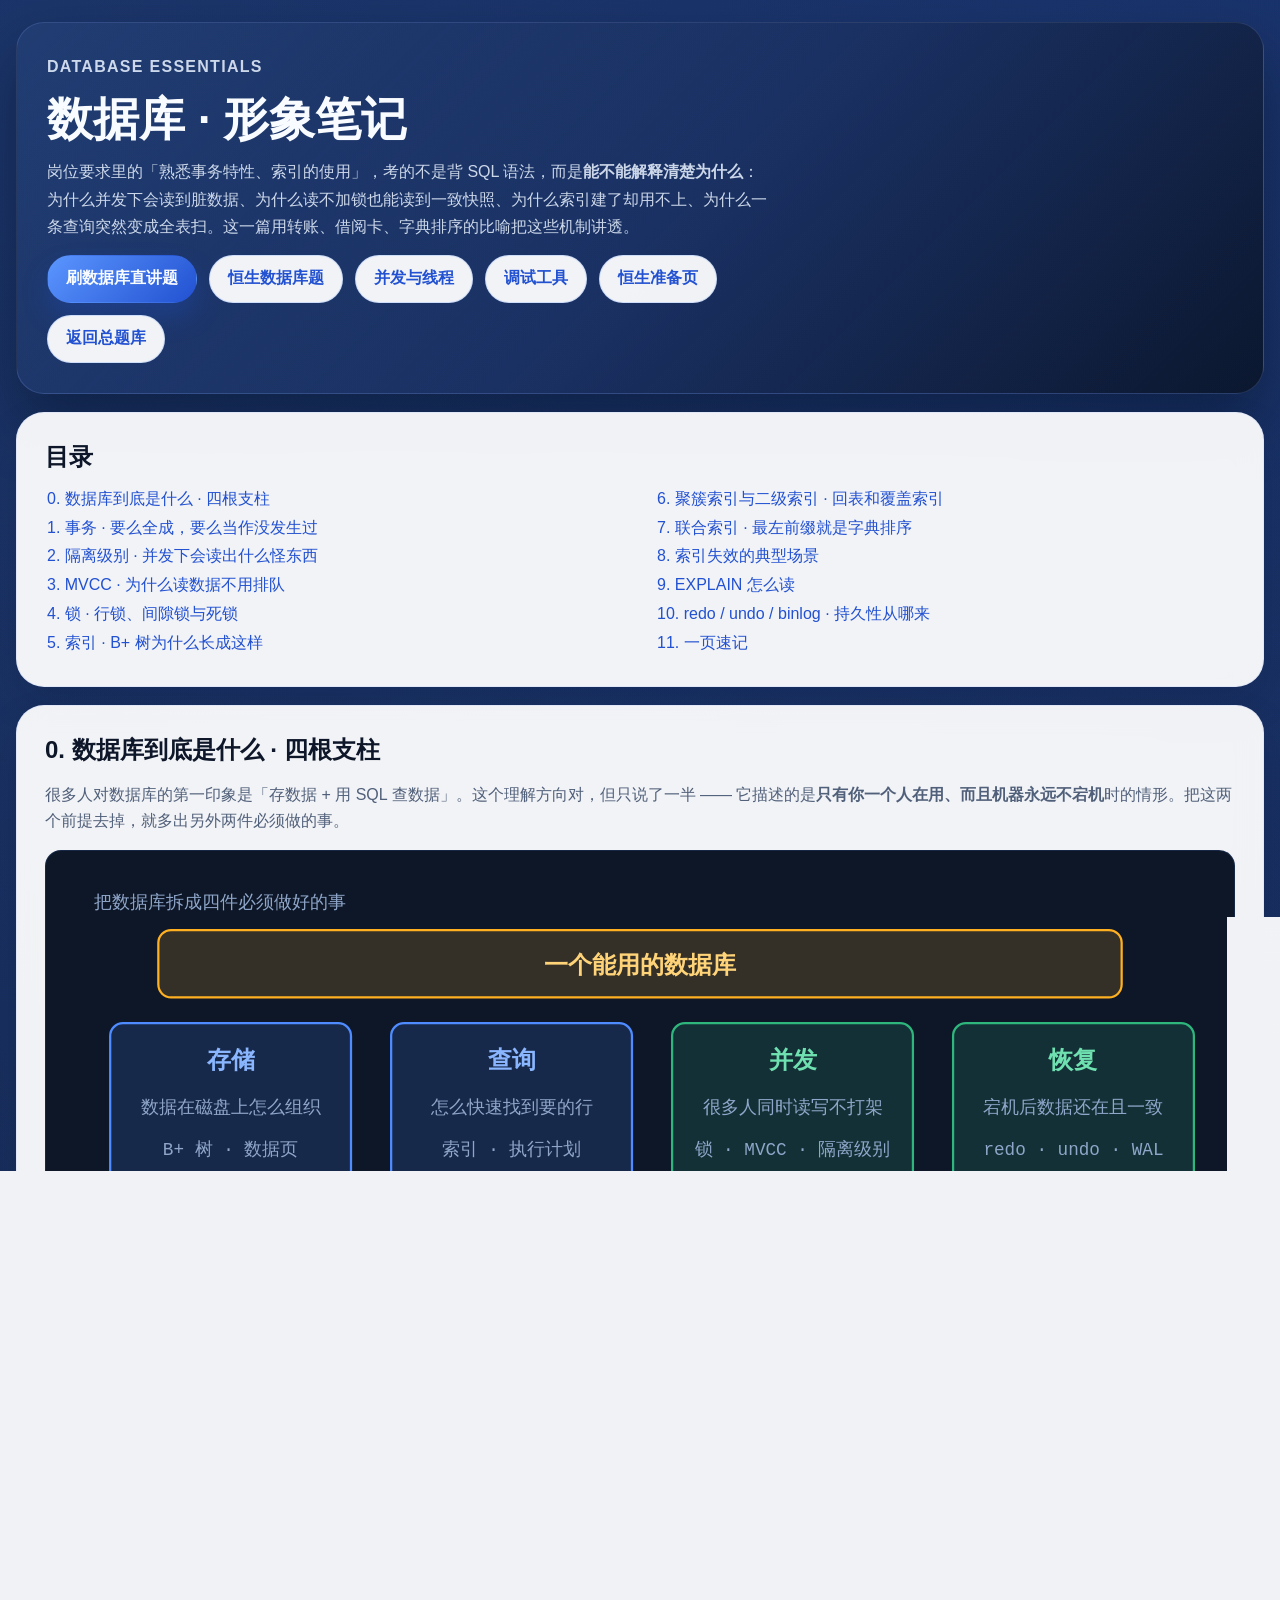
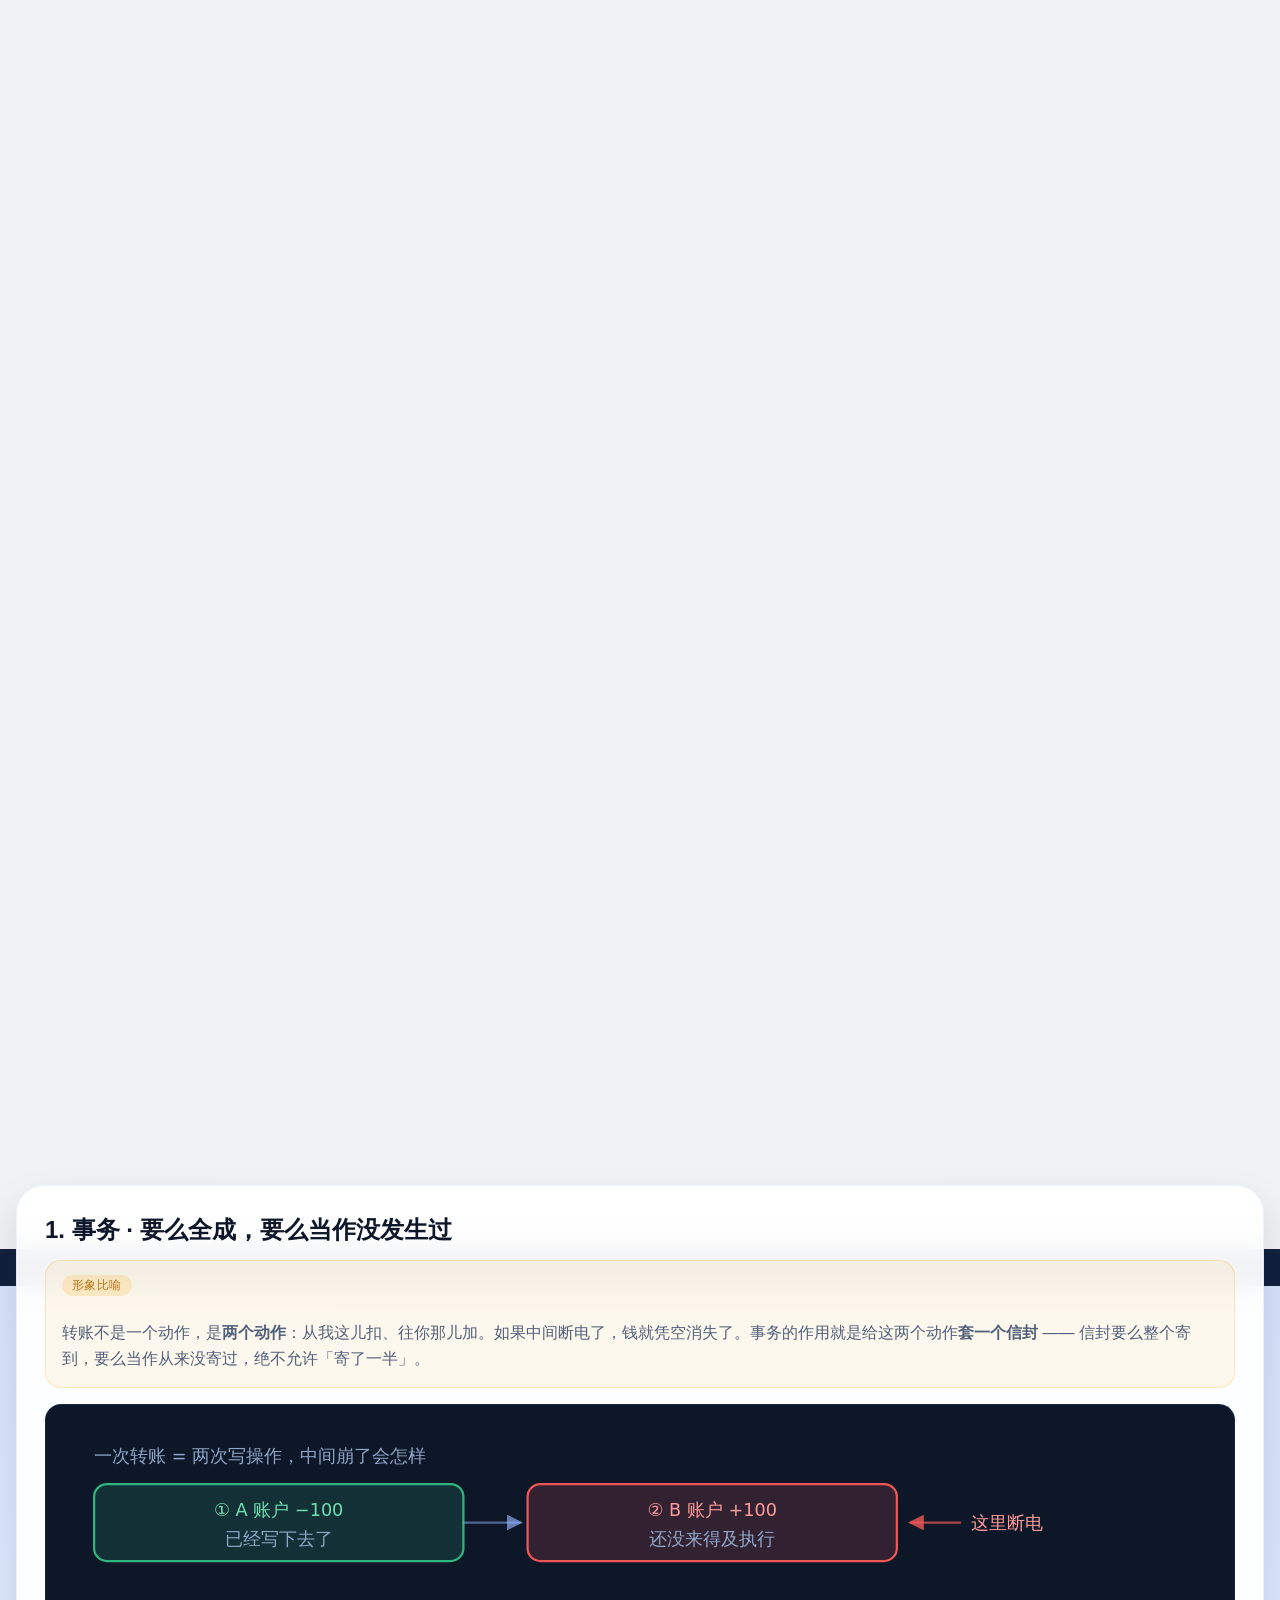
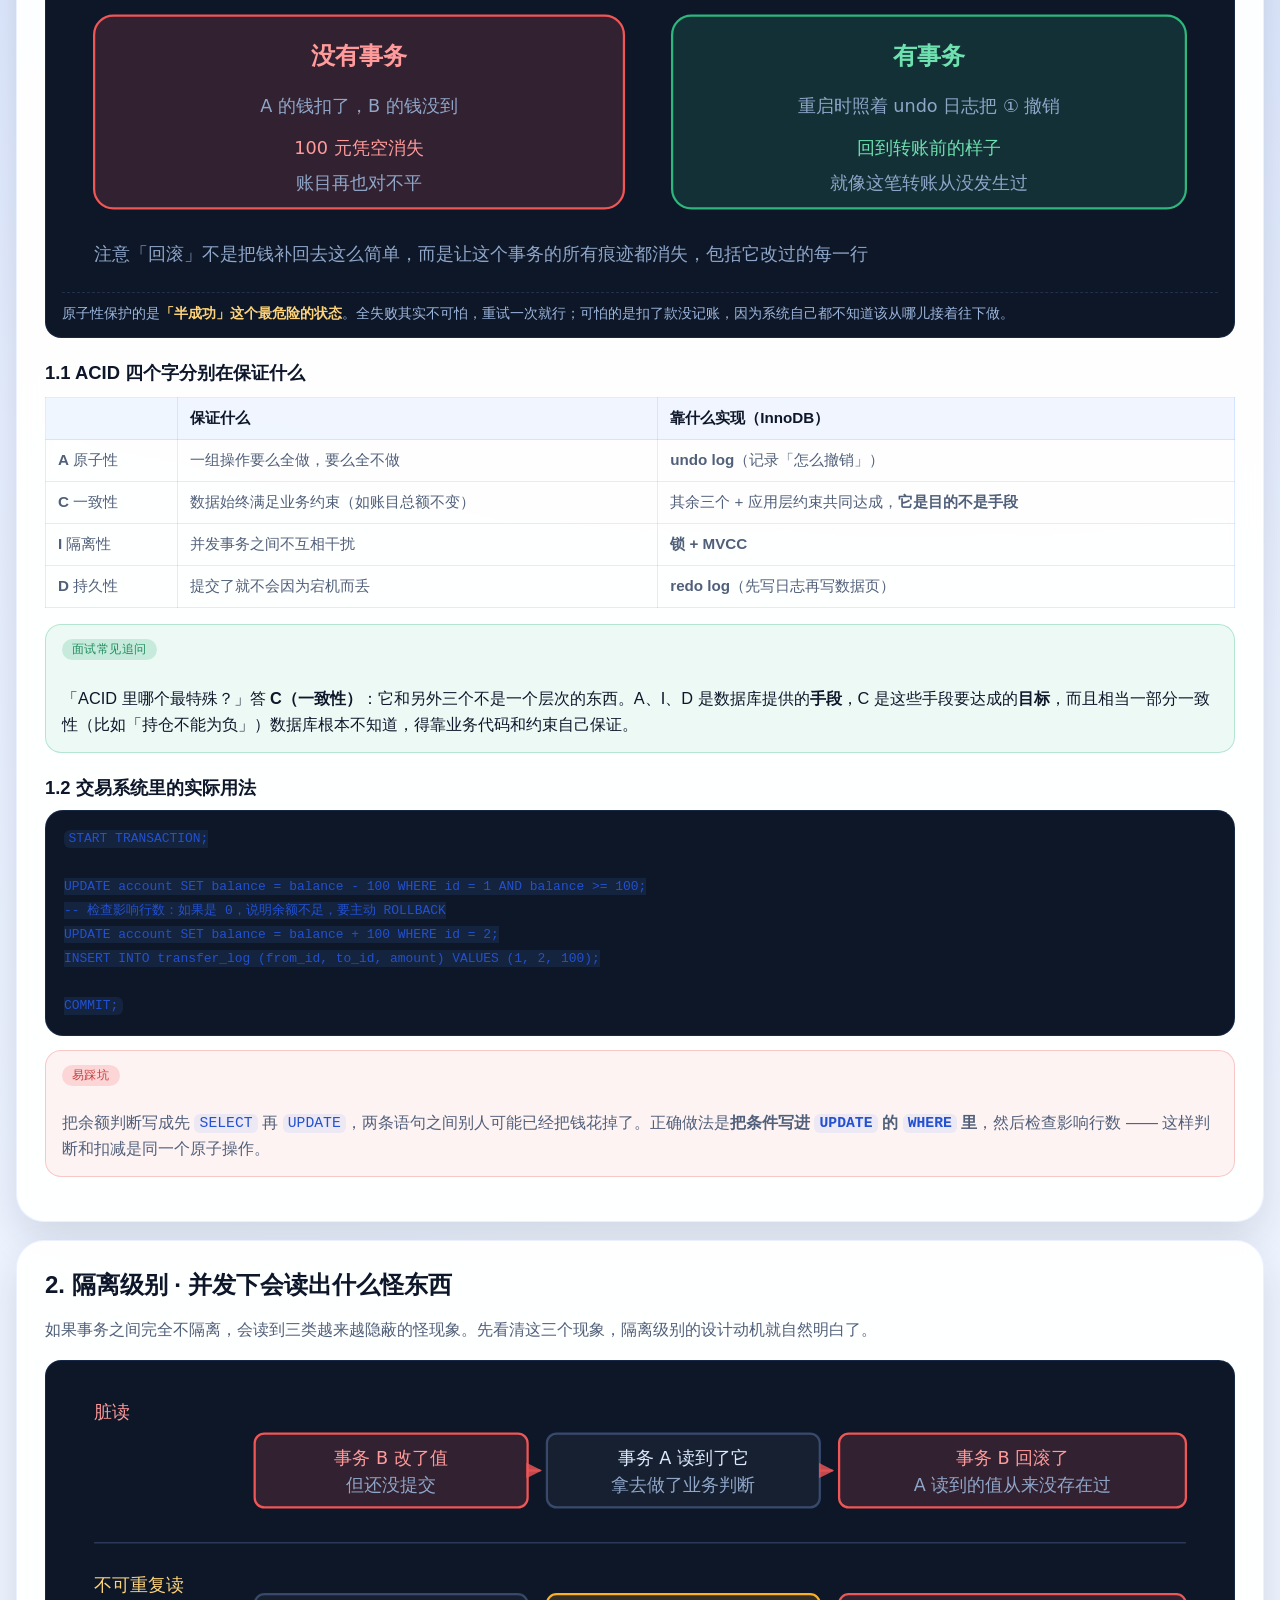
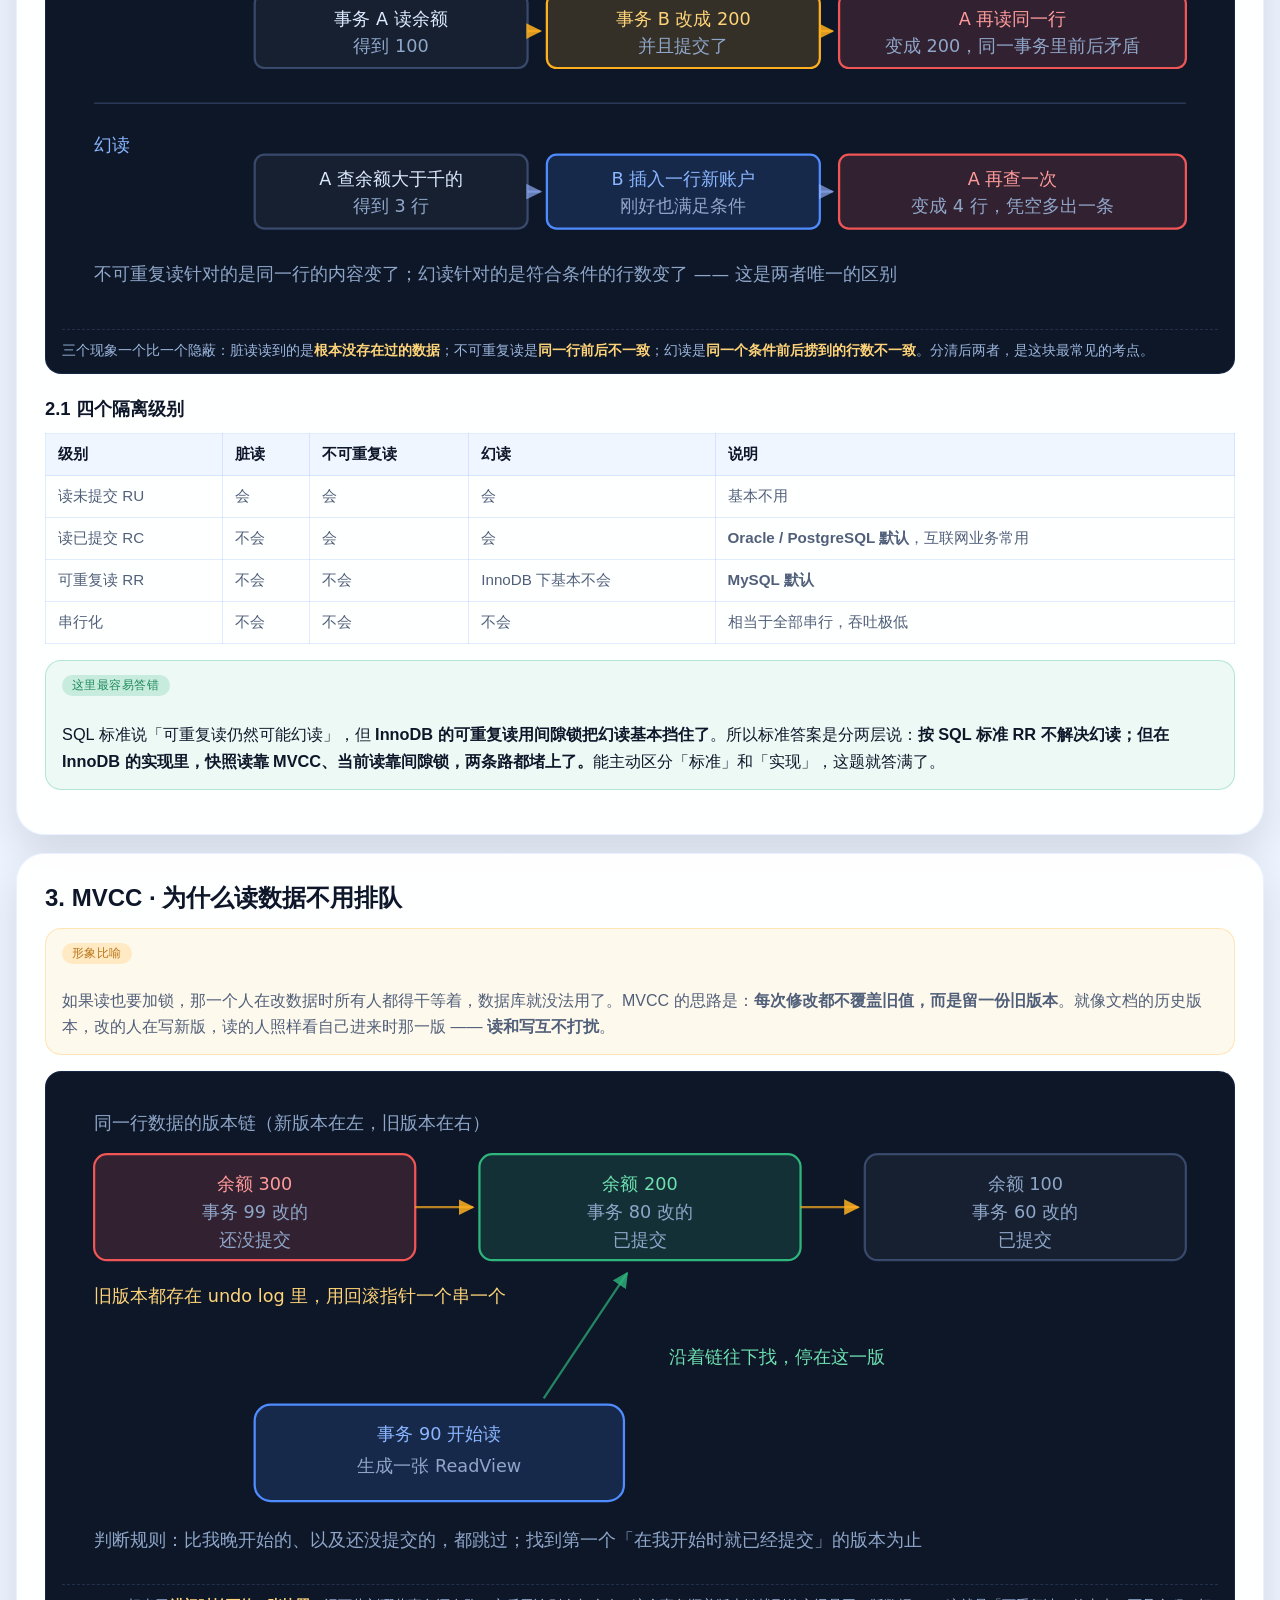
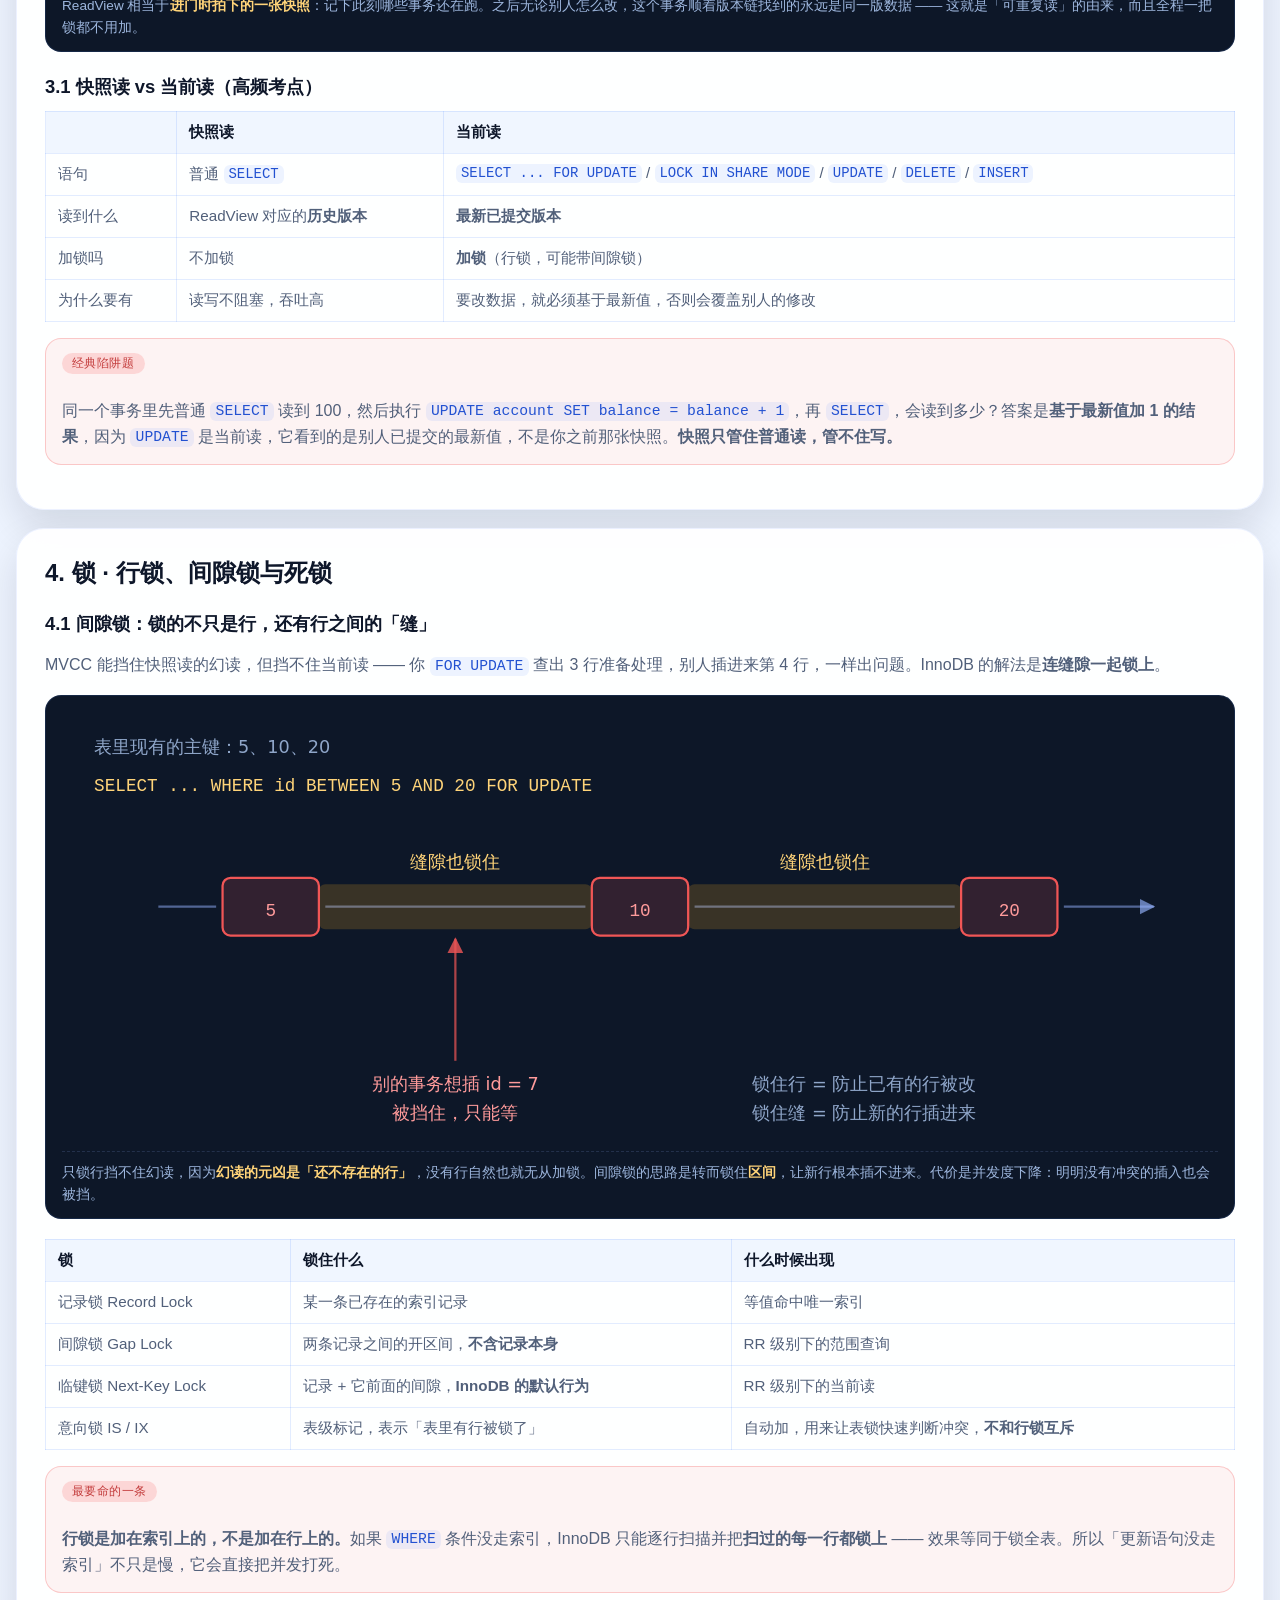
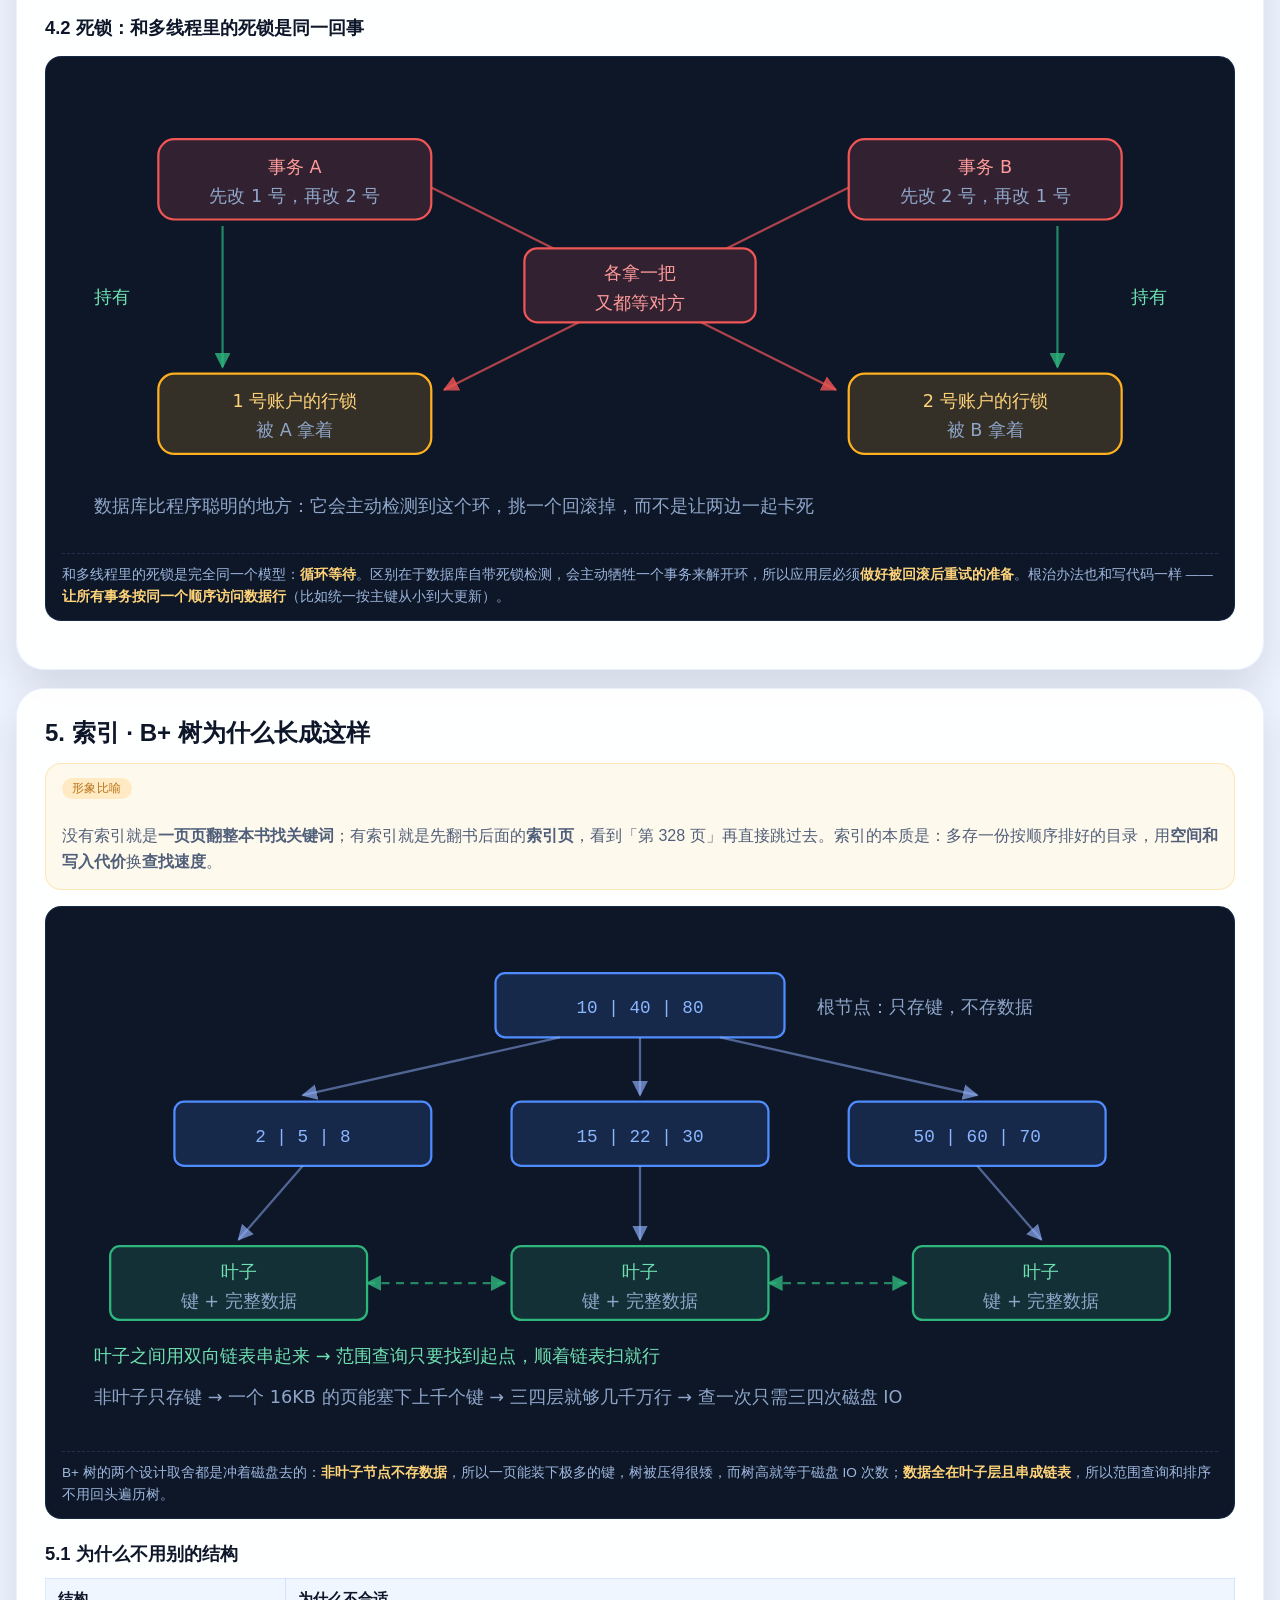
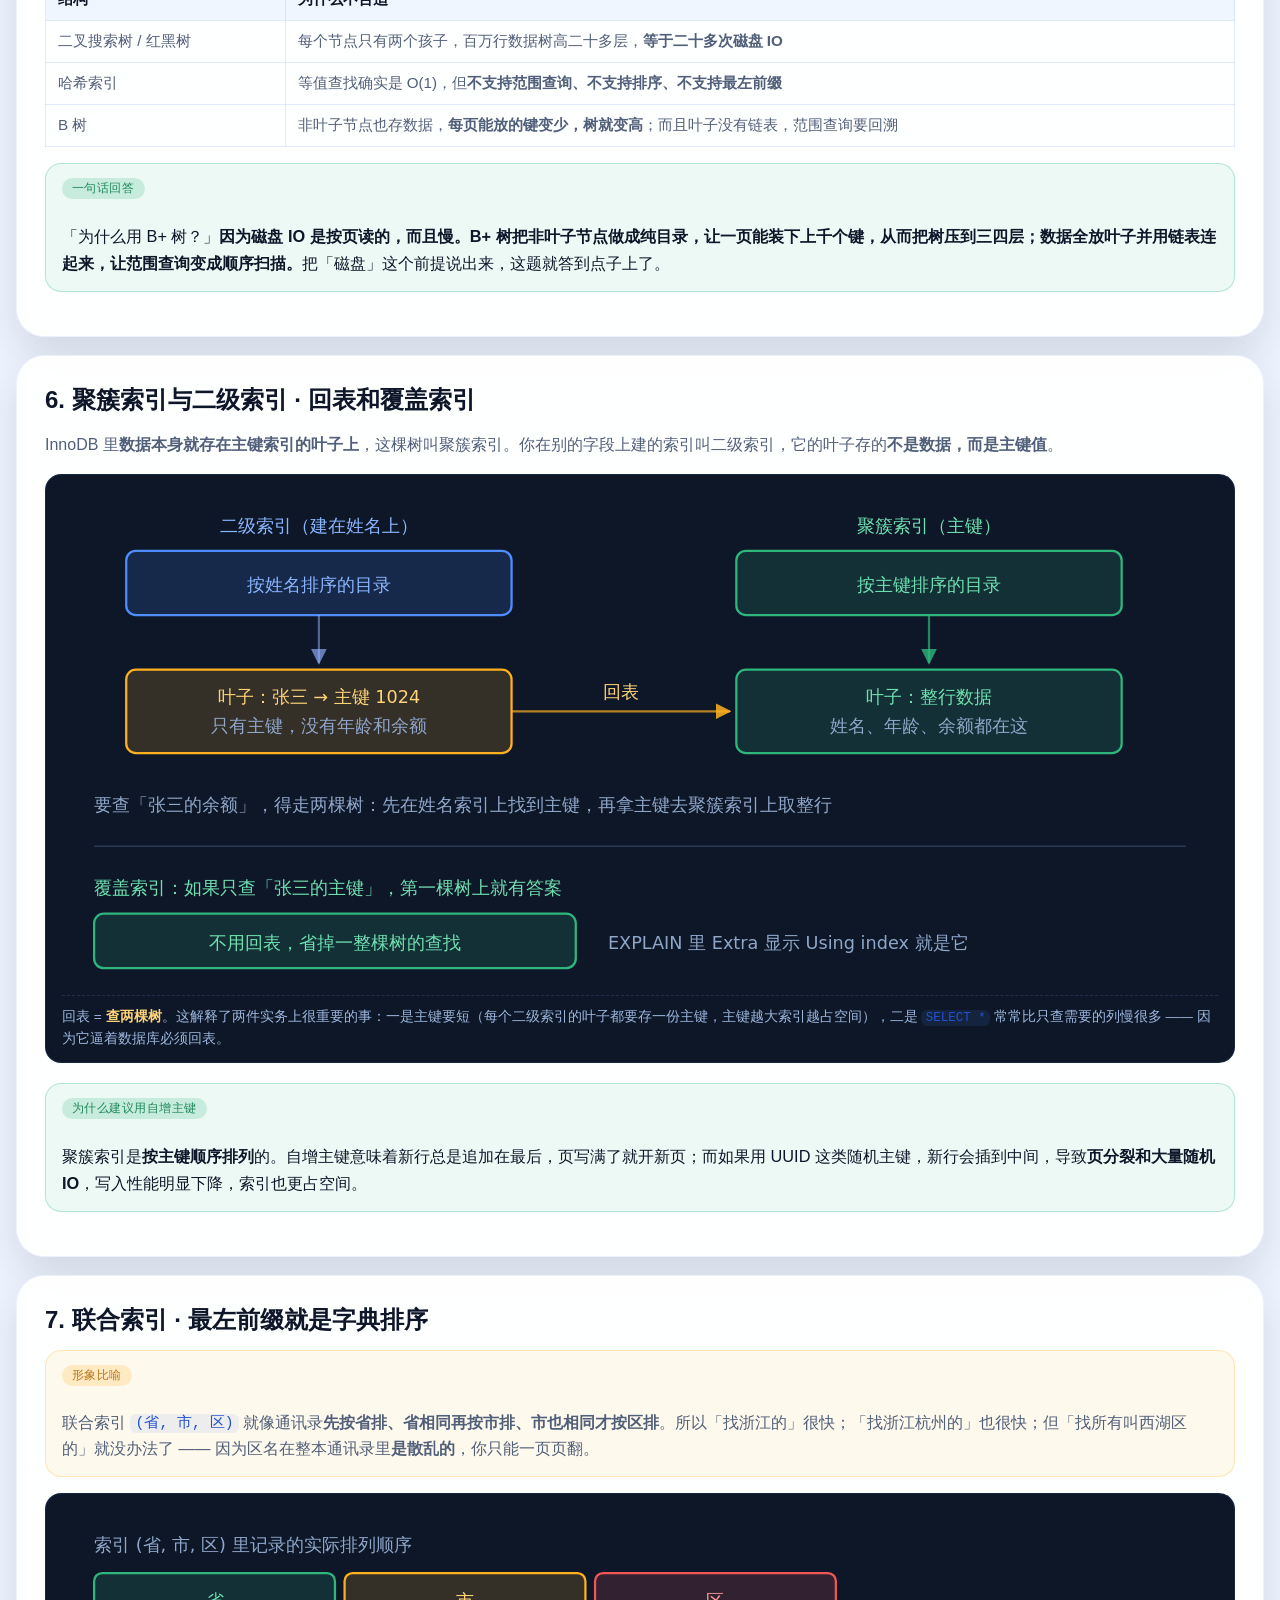
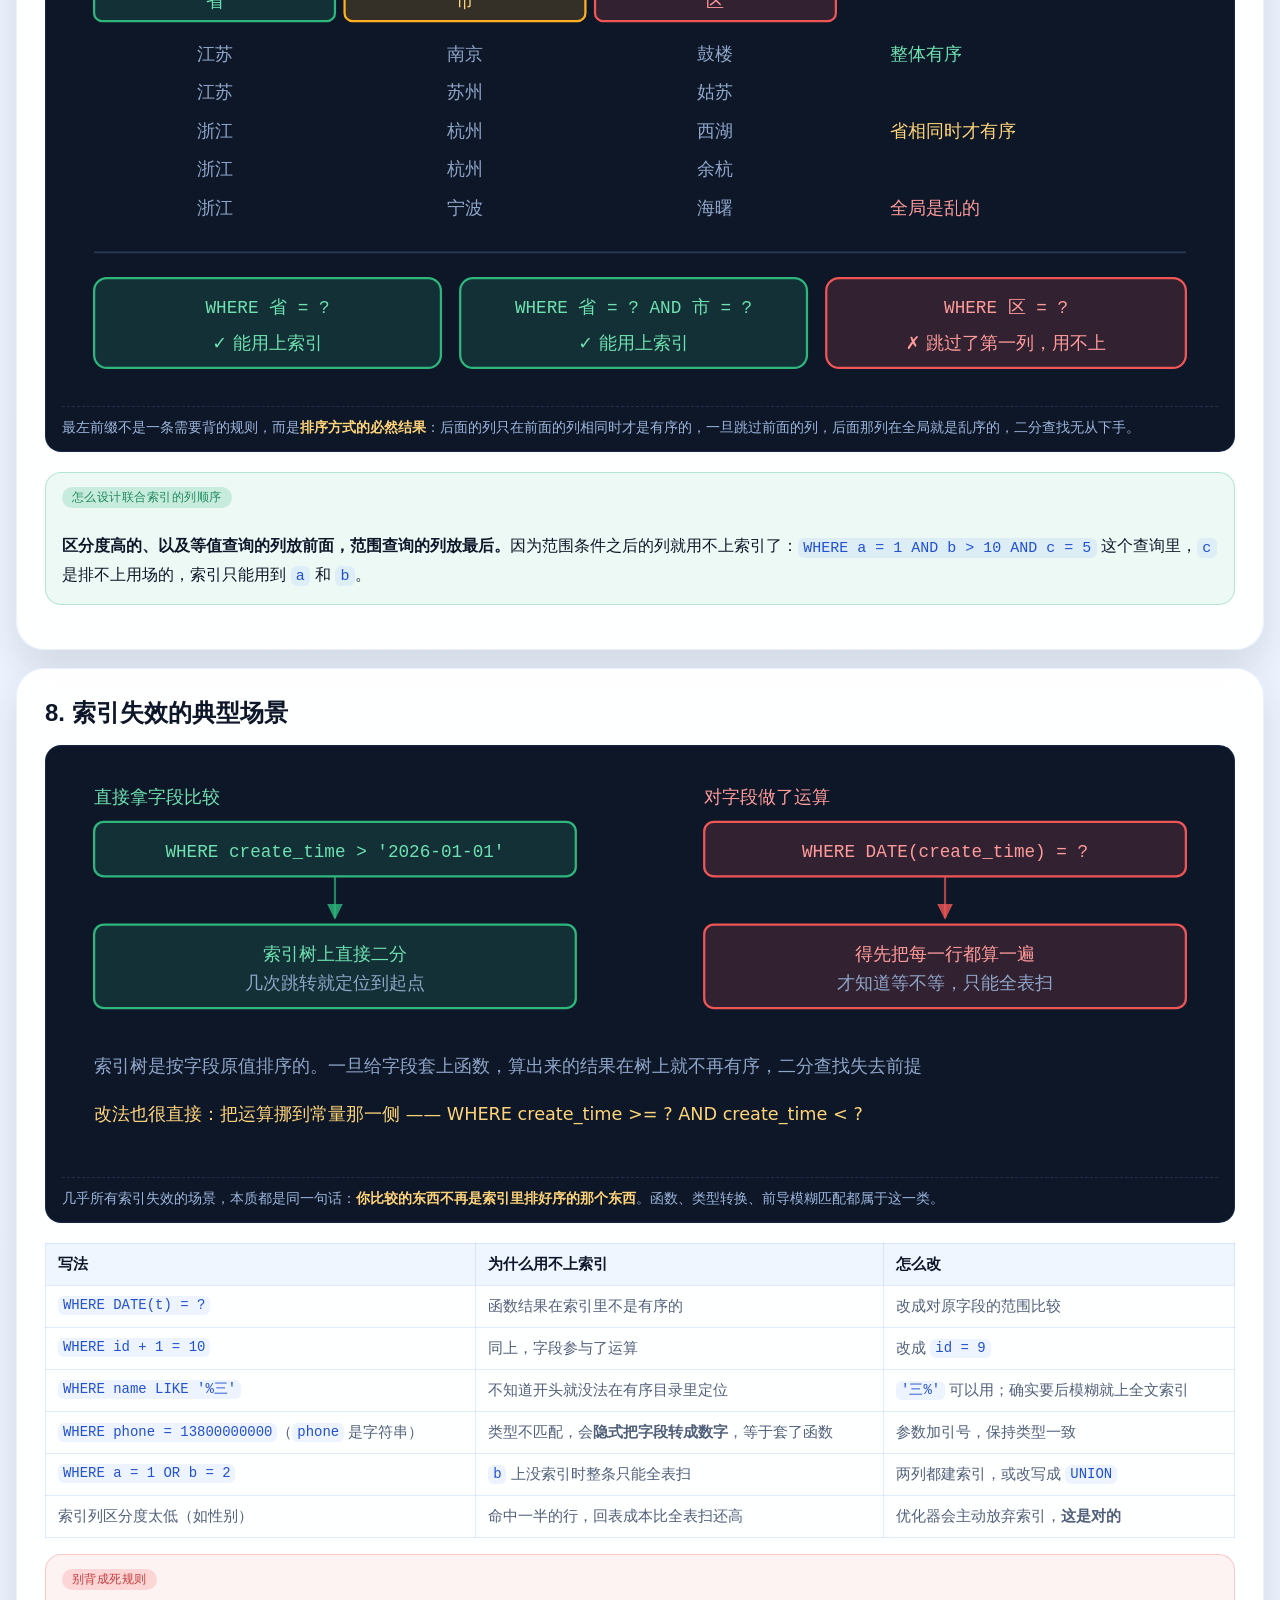
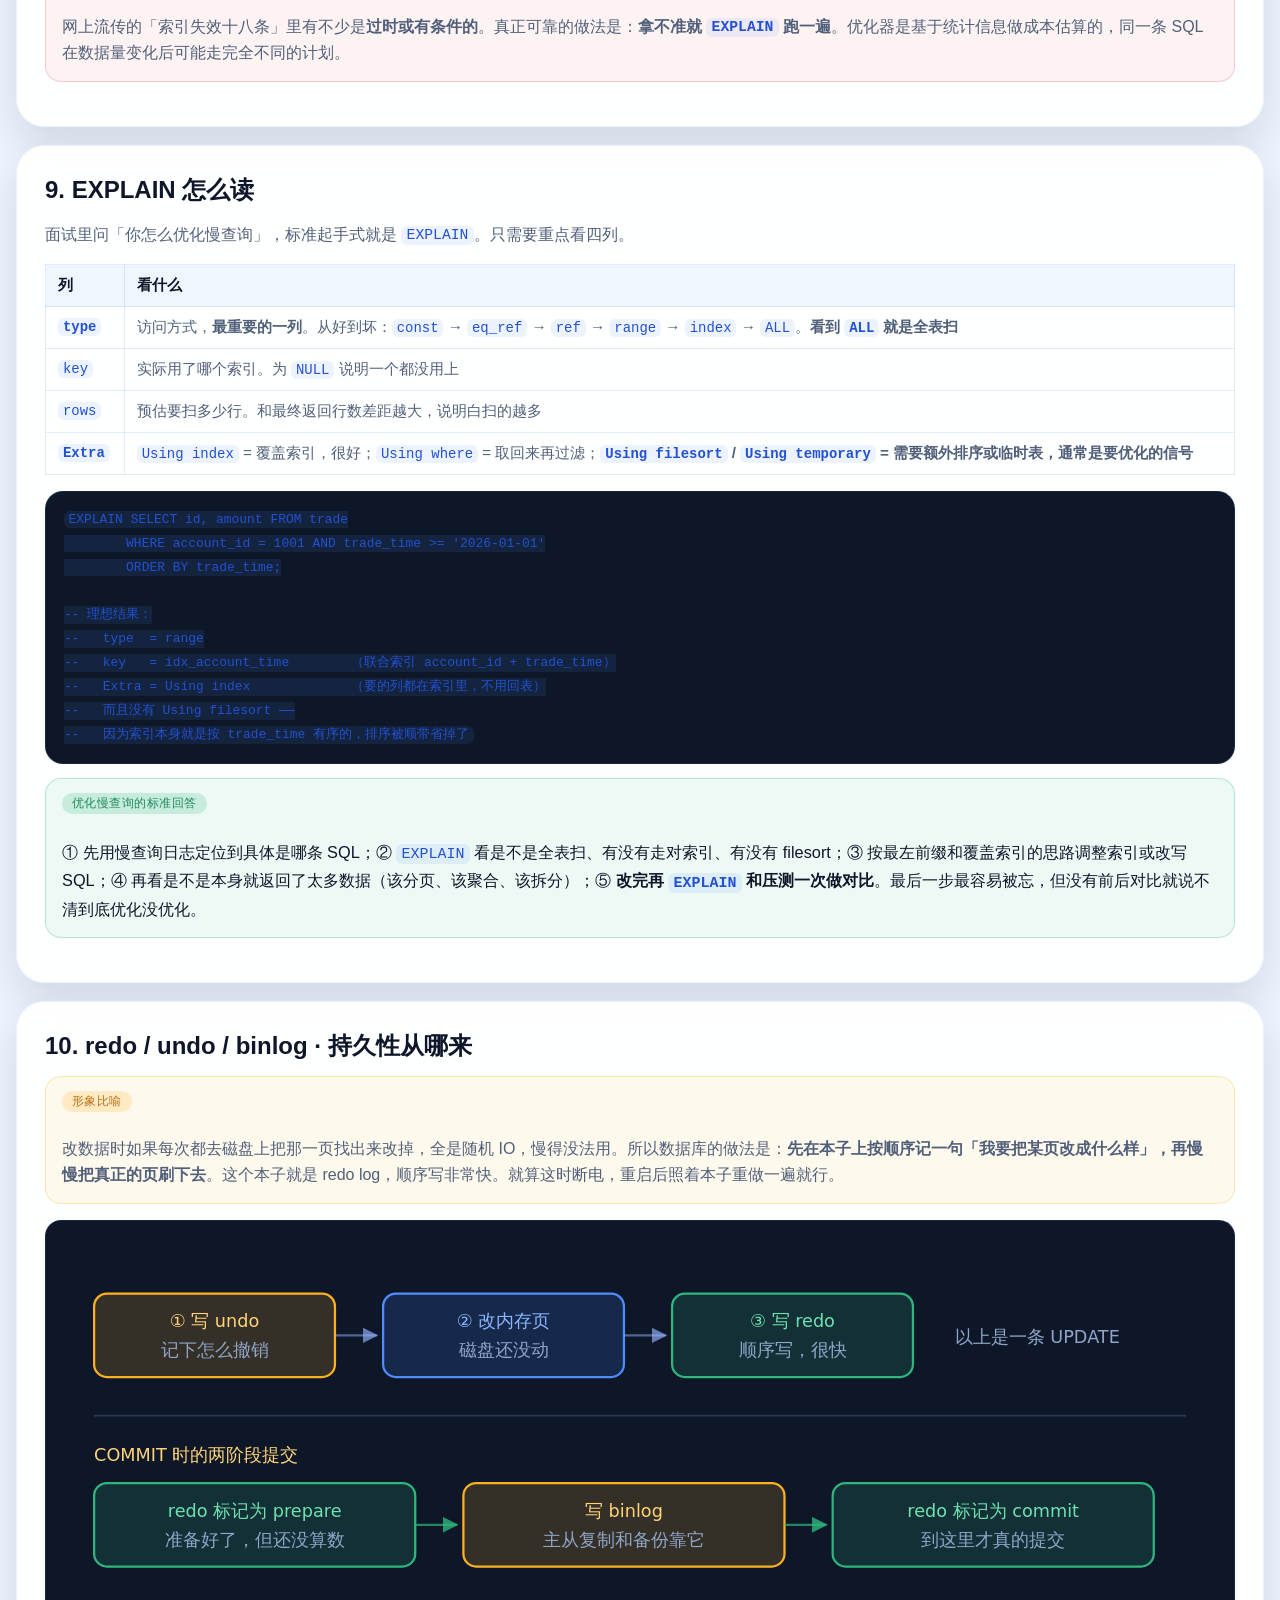
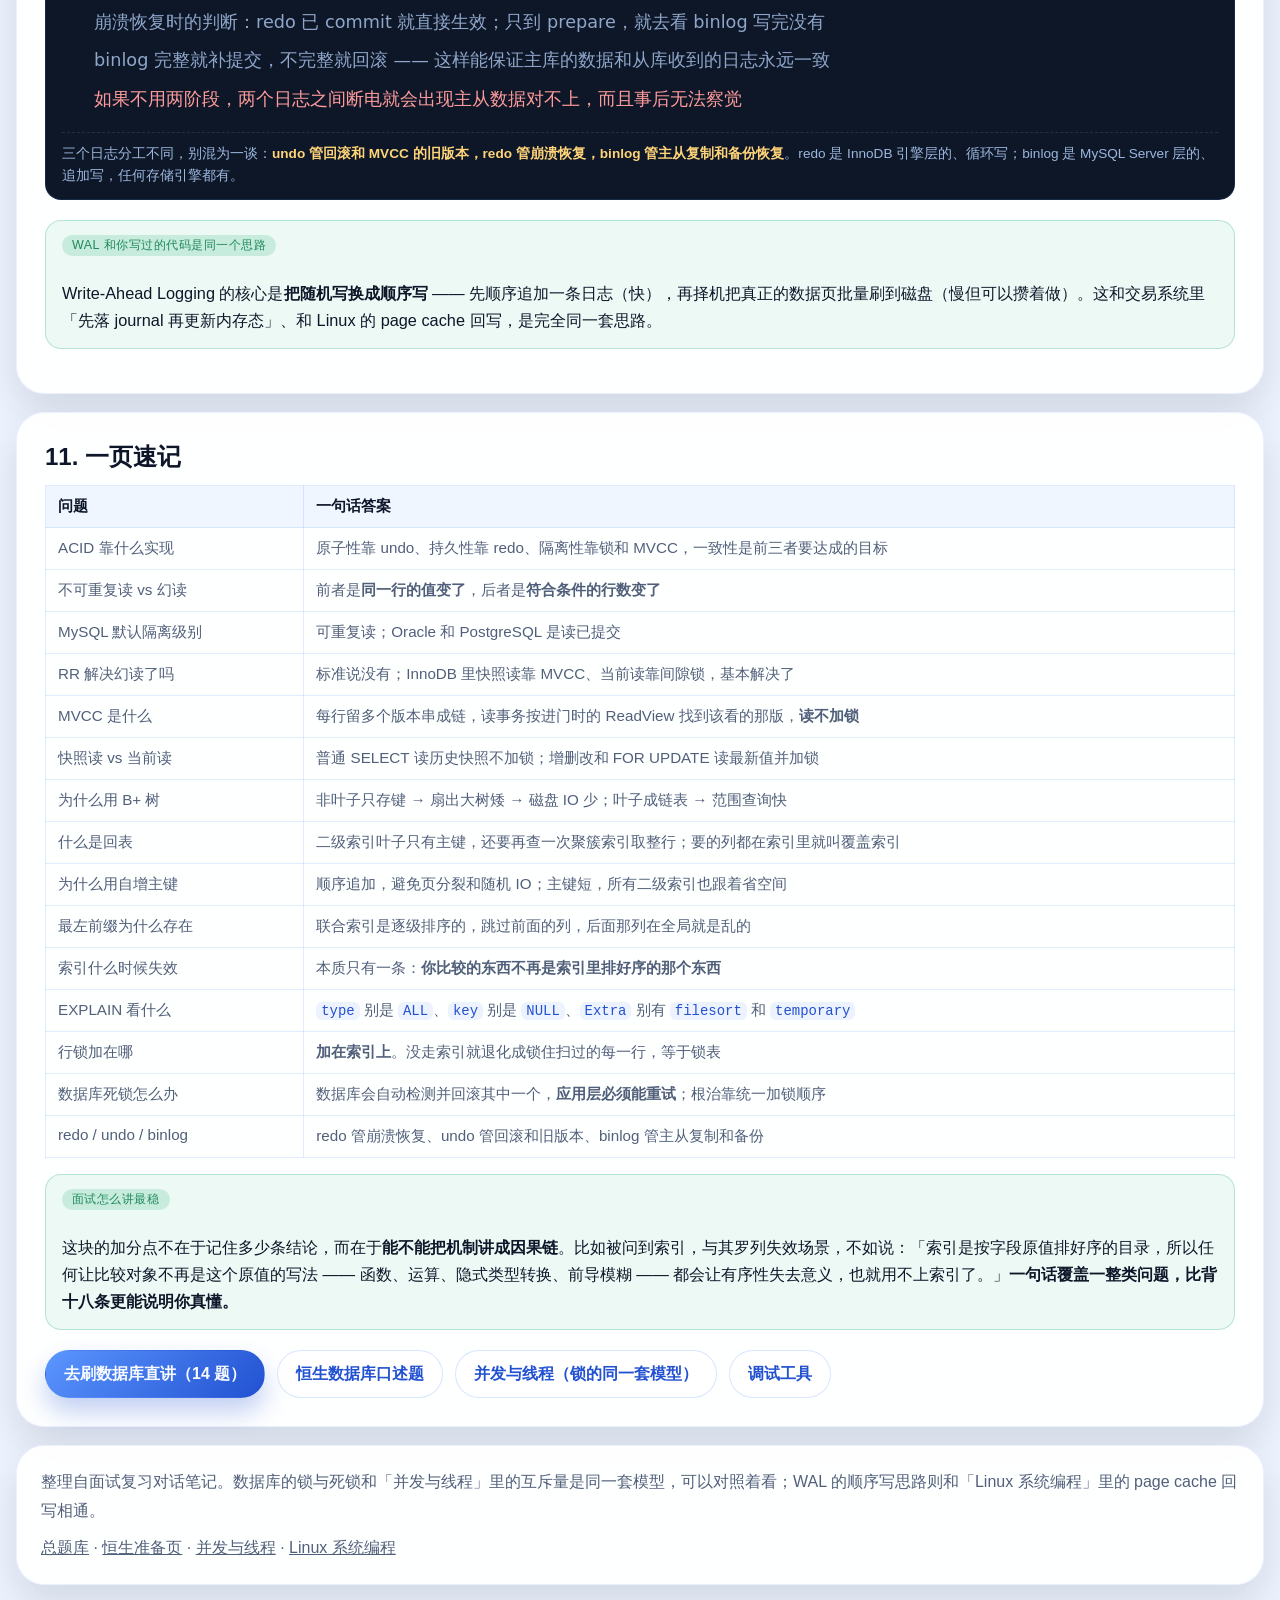
<file: docs/db-notes.html>
<!DOCTYPE html>
<html lang="zh-CN">

<head>
  <meta charset="UTF-8" />
  <meta name="viewport" content="width=device-width, initial-scale=1.0" />
  <title>数据库形象笔记 · 事务/隔离级别/MVCC/索引/执行计划</title>
  <meta name="description" content="用转账、图书馆借阅卡、字典排序的比喻讲清事务 ACID 与四个隔离级别、MVCC 版本链与 ReadView、行锁与间隙锁、B+ 树索引与回表、联合索引最左前缀、索引失效场景、EXPLAIN 判读以及 redo/undo/binlog 两阶段提交。" />
  <link rel="stylesheet" href="./style.css" />
</head>

<body class="hundsun-page guide-page">
  <svg class="d-defs" aria-hidden="true" focusable="false">
    <defs>
      <marker id="ah" viewBox="0 0 10 10" refX="9" refY="5" markerWidth="7" markerHeight="7" orient="auto-start-reverse"><path d="M0 0 L10 5 L0 10 Z" fill="rgba(149,179,255,.65)" /></marker>
      <marker id="ah-warn" viewBox="0 0 10 10" refX="9" refY="5" markerWidth="7" markerHeight="7" orient="auto-start-reverse"><path d="M0 0 L10 5 L0 10 Z" fill="rgba(240,86,86,.8)" /></marker>
      <marker id="ah-ok" viewBox="0 0 10 10" refX="9" refY="5" markerWidth="7" markerHeight="7" orient="auto-start-reverse"><path d="M0 0 L10 5 L0 10 Z" fill="rgba(46,182,125,.8)" /></marker>
      <marker id="ah-gold" viewBox="0 0 10 10" refX="9" refY="5" markerWidth="7" markerHeight="7" orient="auto-start-reverse"><path d="M0 0 L10 5 L0 10 Z" fill="rgba(255,176,32,.85)" /></marker>
    </defs>
  </svg>
  <main class="app-shell">
    <section class="hero hero-showcase hundsun-hero">
      <div class="hero-copy">
        <p class="eyebrow">Database Essentials</p>
        <h1>数据库 · 形象笔记</h1>
        <p>岗位要求里的「熟悉事务特性、索引的使用」，考的不是背 SQL 语法，而是<strong>能不能解释清楚为什么</strong>：为什么并发下会读到脏数据、为什么读不加锁也能读到一致快照、为什么索引建了却用不上、为什么一条查询突然变成全表扫。这一篇用转账、借阅卡、字典排序的比喻把这些机制讲透。</p>
        <div class="hero-actions">
          <a class="primary-button" href="./index.html?category=%E6%95%B0%E6%8D%AE%E5%BA%93%E7%9B%B4%E8%AE%B2">刷数据库直讲题</a>
          <a class="secondary-button" href="./index.html?company=hundsun&amp;category=%E6%81%92%E7%94%9F%20%2F%20%E6%95%B0%E6%8D%AE%E5%BA%93%E5%9F%BA%E7%A1%80">恒生数据库题</a>
          <a class="secondary-button" href="./cpp-concurrency-notes.html">并发与线程</a>
          <a class="secondary-button" href="./debug-tools-notes.html">调试工具</a>
          <a class="secondary-button" href="./hundsun.html">恒生准备页</a>
          <a class="secondary-button" href="./index.html">返回总题库</a>
        </div>
      </div>
    </section>

    <nav class="hundsun-panel guide-toc">
      <h2>目录</h2>
      <ol>
        <li><a href="#what">0. 数据库到底是什么 · 四根支柱</a></li>
        <li><a href="#acid">1. 事务 · 要么全成，要么当作没发生过</a></li>
        <li><a href="#isolation">2. 隔离级别 · 并发下会读出什么怪东西</a></li>
        <li><a href="#mvcc">3. MVCC · 为什么读数据不用排队</a></li>
        <li><a href="#lock">4. 锁 · 行锁、间隙锁与死锁</a></li>
        <li><a href="#btree">5. 索引 · B+ 树为什么长成这样</a></li>
        <li><a href="#clustered">6. 聚簇索引与二级索引 · 回表和覆盖索引</a></li>
        <li><a href="#composite">7. 联合索引 · 最左前缀就是字典排序</a></li>
        <li><a href="#invalid">8. 索引失效的典型场景</a></li>
        <li><a href="#explain">9. EXPLAIN 怎么读</a></li>
        <li><a href="#redolog">10. redo / undo / binlog · 持久性从哪来</a></li>
        <li><a href="#cheatsheet">11. 一页速记</a></li>
      </ol>
    </nav>

    <article class="hundsun-panel guide-article" id="what">
      <h2>0. 数据库到底是什么 · 四根支柱</h2>

      <p>很多人对数据库的第一印象是「存数据 + 用 SQL 查数据」。这个理解方向对，但只说了一半 —— 它描述的是<strong>只有你一个人在用、而且机器永远不宕机</strong>时的情形。把这两个前提去掉，就多出另外两件必须做的事。</p>

      <figure class="guide-figure">
        <svg viewBox="0 0 720 300" role="img" aria-label="数据库由存储、查询、并发、恢复四根支柱撑起，只有前两根的话那只是一个带索引的文件">
          <text class="d-t is-sm is-dim" x="20" y="24">把数据库拆成四件必须做好的事</text>

          <rect class="d-box is-gold" x="60" y="38" width="600" height="42" rx="8" />
          <text class="d-t is-lg is-gold" x="360" y="65" text-anchor="middle">一个能用的数据库</text>

          <rect class="d-box" x="30" y="96" width="150" height="110" rx="8" />
          <text class="d-t is-lg is-accent" x="105" y="124" text-anchor="middle">存储</text>
          <text class="d-t is-sm is-dim" x="105" y="152" text-anchor="middle">数据在磁盘上怎么组织</text>
          <text class="d-t is-sm is-mono is-dim" x="105" y="178" text-anchor="middle">B+ 树 · 数据页</text>

          <rect class="d-box" x="205" y="96" width="150" height="110" rx="8" />
          <text class="d-t is-lg is-accent" x="280" y="124" text-anchor="middle">查询</text>
          <text class="d-t is-sm is-dim" x="280" y="152" text-anchor="middle">怎么快速找到要的行</text>
          <text class="d-t is-sm is-mono is-dim" x="280" y="178" text-anchor="middle">索引 · 执行计划</text>

          <rect class="d-box is-ok" x="380" y="96" width="150" height="110" rx="8" />
          <text class="d-t is-lg is-ok" x="455" y="124" text-anchor="middle">并发</text>
          <text class="d-t is-sm is-dim" x="455" y="152" text-anchor="middle">很多人同时读写不打架</text>
          <text class="d-t is-sm is-mono is-dim" x="455" y="178" text-anchor="middle">锁 · MVCC · 隔离级别</text>

          <rect class="d-box is-ok" x="555" y="96" width="150" height="110" rx="8" />
          <text class="d-t is-lg is-ok" x="630" y="124" text-anchor="middle">恢复</text>
          <text class="d-t is-sm is-dim" x="630" y="152" text-anchor="middle">宕机后数据还在且一致</text>
          <text class="d-t is-sm is-mono is-dim" x="630" y="178" text-anchor="middle">redo · undo · WAL</text>

          <rect class="d-box is-muted" x="30" y="222" width="675" height="34" rx="6" />
          <text class="d-t is-sm is-dim" x="367" y="244" text-anchor="middle">磁盘 · 内存 · 操作系统</text>

          <text class="d-t is-sm is-dim" x="20" y="286">只立起<tspan class="is-accent">左边两根</tspan>，那是一个带索引的文件；把<tspan class="is-ok">右边两根</tspan>也立起来，才叫数据库</text>
        </svg>
        <figcaption>判断标准可以这么记：你完全可以自己用 B+ 树写一个键值存储落到磁盘上，<strong>能存能查，但它不是数据库</strong>。让它成为数据库的是事务 —— 而事务要解决的，正是右边这两根柱子。</figcaption>
      </figure>

      <div class="guide-callout is-key">
        <span class="callout-label">被问到「你怎么理解数据库」时</span>
        <p>先把<strong>存储、查询、并发、恢复</strong>这四个词摆出来，再挑一个展开讲，比一上来就钻进某个细节更容易让人觉得你有全局观。这四根柱子也正好是本页后面十节的骨架。</p>
      </div>

      <div class="guide-table-wrap">
        <table class="guide-table">
          <thead>
            <tr><th>支柱</th><th>要解决的问题</th><th>本页对应章节</th></tr>
          </thead>
          <tbody>
            <tr><td><strong>存储</strong></td><td>几千万行数据在磁盘上怎么摆，才能几次 IO 就找到</td><td>第 5、6 节：B+ 树、聚簇索引与回表</td></tr>
            <tr><td><strong>查询</strong></td><td>同一个结果有很多种取法，怎么选最便宜的那种</td><td>第 7～9 节：最左前缀、索引失效、EXPLAIN</td></tr>
            <tr><td><strong>并发</strong></td><td>很多人同时读写，怎么让他们互不干扰</td><td>第 2～4 节：隔离级别、MVCC、锁</td></tr>
            <tr><td><strong>恢复</strong></td><td>随时可能断电，怎么保证提交了的不丢、没提交的不留痕</td><td>第 1、10 节：事务、redo / undo / binlog</td></tr>
          </tbody>
        </table>
      </div>

      <h3>0.1 SQL 是接口，不是查询本身</h3>
      <p>还有一个常见的误解需要掰正：<strong>SQL 只是你和数据库之间的接口，它描述「要什么」，不描述「怎么做」</strong>。你写「给我账户 1001 这段时间的成交记录」，至于走哪个索引、要不要回表、怎么排序，全都是优化器替你决定的。</p>

      <figure class="guide-figure">
        <svg viewBox="0 0 720 365" role="img" aria-label="一条 SQL 先在 Server 层经过解析器优化器执行器，再交给可插拔的存储引擎处理索引、锁和日志，最后落到磁盘">
          <text class="d-t is-sm is-dim" x="20" y="24">一条 SQL 从进来到落盘，经过哪几站</text>

          <rect class="d-box is-muted" x="20" y="40" width="140" height="52" rx="8" />
          <text class="d-t is-sm" x="90" y="62" text-anchor="middle">SQL 文本</text>
          <text class="d-t is-sm is-dim" x="90" y="80" text-anchor="middle">你写的那句话</text>
          <path class="d-line" d="M160 66 L188 66" marker-end="url(#ah)" />

          <rect class="d-box" x="192" y="40" width="140" height="52" rx="8" />
          <text class="d-t is-sm is-accent" x="262" y="62" text-anchor="middle">解析器</text>
          <text class="d-t is-sm is-dim" x="262" y="80" text-anchor="middle">拆成语法树</text>
          <path class="d-line" d="M332 66 L360 66" marker-end="url(#ah)" />

          <rect class="d-box is-gold" x="364" y="40" width="140" height="52" rx="8" />
          <text class="d-t is-sm is-gold" x="434" y="62" text-anchor="middle">优化器</text>
          <text class="d-t is-sm is-dim" x="434" y="80" text-anchor="middle">选索引、定顺序</text>
          <path class="d-line" d="M504 66 L532 66" marker-end="url(#ah)" />

          <rect class="d-box" x="536" y="40" width="144" height="52" rx="8" />
          <text class="d-t is-sm is-accent" x="608" y="62" text-anchor="middle">执行器</text>
          <text class="d-t is-sm is-dim" x="608" y="80" text-anchor="middle">按计划调用引擎</text>

          <text class="d-t is-sm is-gold" x="20" y="116">EXPLAIN 看到的就是优化器这一步的决定</text>
          <path class="d-line" d="M608 96 L608 142" marker-end="url(#ah)" />

          <rect class="d-box is-ghost" x="20" y="146" width="680" height="120" rx="10" />
          <text class="d-t is-sm is-dim" x="36" y="170">存储引擎层（InnoDB，可插拔）</text>

          <rect class="d-box is-ok" x="40" y="180" width="200" height="64" rx="8" />
          <text class="d-t is-sm is-ok" x="140" y="204" text-anchor="middle">B+ 树索引</text>
          <text class="d-t is-sm is-dim" x="140" y="228" text-anchor="middle">顺着树定位到数据页</text>

          <rect class="d-box is-ok" x="260" y="180" width="200" height="64" rx="8" />
          <text class="d-t is-sm is-ok" x="360" y="204" text-anchor="middle">行锁 / MVCC</text>
          <text class="d-t is-sm is-dim" x="360" y="228" text-anchor="middle">能不能读、该读哪一版</text>

          <rect class="d-box is-ok" x="480" y="180" width="200" height="64" rx="8" />
          <text class="d-t is-sm is-ok" x="580" y="204" text-anchor="middle">redo / undo</text>
          <text class="d-t is-sm is-dim" x="580" y="228" text-anchor="middle">崩了能恢复、能回滚</text>

          <path class="d-line" d="M360 268 L360 282" marker-end="url(#ah)" />

          <rect class="d-box is-muted" x="20" y="286" width="680" height="34" rx="6" />
          <text class="d-t is-sm is-dim" x="360" y="308" text-anchor="middle">磁盘：真正的数据页和日志文件都在这里</text>

          <text class="d-t is-sm is-dim" x="20" y="342">换掉存储引擎，上面三站照跑；下面这层的 B+ 树、行锁、redo 全都要换</text>
          <text class="d-t is-sm is-dim" x="20" y="362">这也是 binlog 属于 Server 层、而 redo 属于 InnoDB 的原因</text>
        </svg>
        <figcaption>这张图能一次解释三件事：<strong>为什么同一条 SQL 在数据量变化后会走完全不同的路</strong>（优化器是按统计信息估成本的）、<strong>为什么要看 EXPLAIN</strong>（那是唯一能看到优化器决定的窗口）、<strong>以及为什么 redo 和 binlog 分属两层</strong>（一个是引擎自己的，一个是全库通用的）。</figcaption>
      </figure>

      <div class="guide-callout is-warn">
        <span class="callout-label">顺带一提</span>
        <p>SQL 也不是数据库的必需品。Redis、RocksDB 都没有 SQL，但一样在做「存储 + 查询」，只是查询接口退化成了 <code>get</code> / <code>put</code>。<strong>SQL 是关系型数据库的选择，不是数据库的定义。</strong></p>
      </div>
    </article>

    <article class="hundsun-panel guide-article" id="acid">
      <h2>1. 事务 · 要么全成，要么当作没发生过</h2>

      <div class="guide-callout is-metaphor">
        <span class="callout-label">形象比喻</span>
        <p>转账不是一个动作，是<strong>两个动作</strong>：从我这儿扣、往你那儿加。如果中间断电了，钱就凭空消失了。事务的作用就是给这两个动作<strong>套一个信封</strong> —— 信封要么整个寄到，要么当作从来没寄过，绝不允许「寄了一半」。</p>
      </div>

      <figure class="guide-figure">
        <svg viewBox="0 0 720 285" role="img" aria-label="转账的两步操作中途崩溃，没有事务时钱会凭空消失，有事务时会按 undo 日志回滚到操作前的状态">
          <text class="d-t is-sm is-dim" x="20" y="24">一次转账 = 两次写操作，中间崩了会怎样</text>

          <rect class="d-box is-ok" x="20" y="38" width="230" height="48" rx="8" />
          <text class="d-t is-sm is-ok" x="135" y="58" text-anchor="middle">① A 账户 −100</text>
          <text class="d-t is-sm is-dim" x="135" y="76" text-anchor="middle">已经写下去了</text>

          <path class="d-line" d="M250 62 L286 62" marker-end="url(#ah)" />

          <rect class="d-box is-warn" x="290" y="38" width="230" height="48" rx="8" />
          <text class="d-t is-sm is-warn" x="405" y="58" text-anchor="middle">② B 账户 +100</text>
          <text class="d-t is-sm is-dim" x="405" y="76" text-anchor="middle">还没来得及执行</text>

          <path class="d-line is-warn" d="M560 62 L528 62" marker-end="url(#ah-warn)" />
          <text class="d-t is-sm is-warn" x="566" y="66">这里断电</text>

          <rect class="d-box is-warn" x="20" y="120" width="330" height="120" rx="12" />
          <text class="d-t is-lg is-warn" x="185" y="150" text-anchor="middle">没有事务</text>
          <text class="d-t is-sm is-dim" x="185" y="180" text-anchor="middle">A 的钱扣了，B 的钱没到</text>
          <text class="d-t is-sm is-warn" x="185" y="206" text-anchor="middle">100 元凭空消失</text>
          <text class="d-t is-sm is-dim" x="185" y="228" text-anchor="middle">账目再也对不平</text>

          <rect class="d-box is-ok" x="380" y="120" width="320" height="120" rx="12" />
          <text class="d-t is-lg is-ok" x="540" y="150" text-anchor="middle">有事务</text>
          <text class="d-t is-sm is-dim" x="540" y="180" text-anchor="middle">重启时照着 undo 日志把 ① 撤销</text>
          <text class="d-t is-sm is-ok" x="540" y="206" text-anchor="middle">回到转账前的样子</text>
          <text class="d-t is-sm is-dim" x="540" y="228" text-anchor="middle">就像这笔转账从没发生过</text>

          <text class="d-t is-sm is-dim" x="20" y="272">注意「回滚」不是把钱补回去这么简单，而是<tspan class="is-gold">让这个事务的所有痕迹都消失</tspan>，包括它改过的每一行</text>
        </svg>
        <figcaption>原子性保护的是<strong>「半成功」这个最危险的状态</strong>。全失败其实不可怕，重试一次就行；可怕的是扣了款没记账，因为系统自己都不知道该从哪儿接着往下做。</figcaption>
      </figure>

      <h3>1.1 ACID 四个字分别在保证什么</h3>
      <div class="guide-table-wrap">
        <table class="guide-table">
          <thead>
            <tr><th></th><th>保证什么</th><th>靠什么实现（InnoDB）</th></tr>
          </thead>
          <tbody>
            <tr><td><strong>A</strong> 原子性</td><td>一组操作要么全做，要么全不做</td><td><strong>undo log</strong>（记录「怎么撤销」）</td></tr>
            <tr><td><strong>C</strong> 一致性</td><td>数据始终满足业务约束（如账目总额不变）</td><td>其余三个 + 应用层约束共同达成，<strong>它是目的不是手段</strong></td></tr>
            <tr><td><strong>I</strong> 隔离性</td><td>并发事务之间不互相干扰</td><td><strong>锁 + MVCC</strong></td></tr>
            <tr><td><strong>D</strong> 持久性</td><td>提交了就不会因为宕机而丢</td><td><strong>redo log</strong>（先写日志再写数据页）</td></tr>
          </tbody>
        </table>
      </div>

      <div class="guide-callout is-key">
        <span class="callout-label">面试常见追问</span>
        <p>「ACID 里哪个最特殊？」答 <strong>C（一致性）</strong>：它和另外三个不是一个层次的东西。A、I、D 是数据库提供的<strong>手段</strong>，C 是这些手段要达成的<strong>目标</strong>，而且相当一部分一致性（比如「持仓不能为负」）数据库根本不知道，得靠业务代码和约束自己保证。</p>
      </div>

      <h3>1.2 交易系统里的实际用法</h3>
      <pre class="answer-code-block"><code>START TRANSACTION;

UPDATE account SET balance = balance - 100 WHERE id = 1 AND balance &gt;= 100;
-- 检查影响行数：如果是 0，说明余额不足，要主动 ROLLBACK
UPDATE account SET balance = balance + 100 WHERE id = 2;
INSERT INTO transfer_log (from_id, to_id, amount) VALUES (1, 2, 100);

COMMIT;</code></pre>
      <div class="guide-callout is-warn">
        <span class="callout-label">易踩坑</span>
        <p>把余额判断写成先 <code>SELECT</code> 再 <code>UPDATE</code>，两条语句之间别人可能已经把钱花掉了。正确做法是<strong>把条件写进 <code>UPDATE</code> 的 <code>WHERE</code> 里</strong>，然后检查影响行数 —— 这样判断和扣减是同一个原子操作。</p>
      </div>
    </article>

    <article class="hundsun-panel guide-article" id="isolation">
      <h2>2. 隔离级别 · 并发下会读出什么怪东西</h2>

      <p>如果事务之间完全不隔离，会读到三类越来越隐蔽的怪现象。先看清这三个现象，隔离级别的设计动机就自然明白了。</p>

      <figure class="guide-figure">
        <svg viewBox="0 0 720 335" role="img" aria-label="脏读读到未提交的数据，不可重复读同一行两次读到不同值，幻读同一条件两次查到不同行数">
          <text class="d-t is-sm is-warn" x="20" y="24">脏读</text>
          <rect class="d-box is-warn" x="120" y="34" width="170" height="46" rx="6" />
          <text class="d-t is-sm is-warn" x="205" y="53" text-anchor="middle">事务 B 改了值</text>
          <text class="d-t is-sm is-dim" x="205" y="70" text-anchor="middle">但还没提交</text>
          <path class="d-line is-warn" d="M290 57 L298 57" marker-end="url(#ah-warn)" />
          <rect class="d-box is-muted" x="302" y="34" width="170" height="46" rx="6" />
          <text class="d-t is-sm" x="387" y="53" text-anchor="middle">事务 A 读到了它</text>
          <text class="d-t is-sm is-dim" x="387" y="70" text-anchor="middle">拿去做了业务判断</text>
          <path class="d-line is-warn" d="M472 57 L480 57" marker-end="url(#ah-warn)" />
          <rect class="d-box is-warn" x="484" y="34" width="216" height="46" rx="6" />
          <text class="d-t is-sm is-warn" x="592" y="53" text-anchor="middle">事务 B 回滚了</text>
          <text class="d-t is-sm is-dim" x="592" y="70" text-anchor="middle">A 读到的值从来没存在过</text>

          <line class="d-line is-faint" x1="20" y1="102" x2="700" y2="102" />

          <text class="d-t is-sm is-gold" x="20" y="132">不可重复读</text>
          <rect class="d-box is-muted" x="120" y="134" width="170" height="46" rx="6" />
          <text class="d-t is-sm" x="205" y="153" text-anchor="middle">事务 A 读余额</text>
          <text class="d-t is-sm is-dim" x="205" y="170" text-anchor="middle">得到 100</text>
          <path class="d-line is-gold" d="M290 157 L298 157" marker-end="url(#ah-gold)" />
          <rect class="d-box is-gold" x="302" y="134" width="170" height="46" rx="6" />
          <text class="d-t is-sm is-gold" x="387" y="153" text-anchor="middle">事务 B 改成 200</text>
          <text class="d-t is-sm is-dim" x="387" y="170" text-anchor="middle">并且提交了</text>
          <path class="d-line is-gold" d="M472 157 L480 157" marker-end="url(#ah-gold)" />
          <rect class="d-box is-warn" x="484" y="134" width="216" height="46" rx="6" />
          <text class="d-t is-sm is-warn" x="592" y="153" text-anchor="middle">A 再读同一行</text>
          <text class="d-t is-sm is-dim" x="592" y="170" text-anchor="middle">变成 200，同一事务里前后矛盾</text>

          <line class="d-line is-faint" x1="20" y1="202" x2="700" y2="202" />

          <text class="d-t is-sm is-accent" x="20" y="232">幻读</text>
          <rect class="d-box is-muted" x="120" y="234" width="170" height="46" rx="6" />
          <text class="d-t is-sm" x="205" y="253" text-anchor="middle">A 查余额大于千的</text>
          <text class="d-t is-sm is-dim" x="205" y="270" text-anchor="middle">得到 3 行</text>
          <path class="d-line" d="M290 257 L298 257" marker-end="url(#ah)" />
          <rect class="d-box" x="302" y="234" width="170" height="46" rx="6" />
          <text class="d-t is-sm is-accent" x="387" y="253" text-anchor="middle">B 插入一行新账户</text>
          <text class="d-t is-sm is-dim" x="387" y="270" text-anchor="middle">刚好也满足条件</text>
          <path class="d-line" d="M472 257 L480 257" marker-end="url(#ah)" />
          <rect class="d-box is-warn" x="484" y="234" width="216" height="46" rx="6" />
          <text class="d-t is-sm is-warn" x="592" y="253" text-anchor="middle">A 再查一次</text>
          <text class="d-t is-sm is-dim" x="592" y="270" text-anchor="middle">变成 4 行，凭空多出一条</text>

          <text class="d-t is-sm is-dim" x="20" y="312">不可重复读针对的是<tspan class="is-gold">同一行的内容变了</tspan>；幻读针对的是<tspan class="is-accent">符合条件的行数变了</tspan> —— 这是两者唯一的区别</text>
        </svg>
        <figcaption>三个现象一个比一个隐蔽：脏读读到的是<strong>根本没存在过的数据</strong>；不可重复读是<strong>同一行前后不一致</strong>；幻读是<strong>同一个条件前后捞到的行数不一致</strong>。分清后两者，是这块最常见的考点。</figcaption>
      </figure>

      <h3>2.1 四个隔离级别</h3>
      <div class="guide-table-wrap">
        <table class="guide-table">
          <thead>
            <tr><th>级别</th><th>脏读</th><th>不可重复读</th><th>幻读</th><th>说明</th></tr>
          </thead>
          <tbody>
            <tr><td>读未提交 RU</td><td>会</td><td>会</td><td>会</td><td>基本不用</td></tr>
            <tr><td>读已提交 RC</td><td>不会</td><td>会</td><td>会</td><td><strong>Oracle / PostgreSQL 默认</strong>，互联网业务常用</td></tr>
            <tr><td>可重复读 RR</td><td>不会</td><td>不会</td><td>InnoDB 下基本不会</td><td><strong>MySQL 默认</strong></td></tr>
            <tr><td>串行化</td><td>不会</td><td>不会</td><td>不会</td><td>相当于全部串行，吞吐极低</td></tr>
          </tbody>
        </table>
      </div>

      <div class="guide-callout is-key">
        <span class="callout-label">这里最容易答错</span>
        <p>SQL 标准说「可重复读仍然可能幻读」，但 <strong>InnoDB 的可重复读用间隙锁把幻读基本挡住了</strong>。所以标准答案是分两层说：<strong>按 SQL 标准 RR 不解决幻读；但在 InnoDB 的实现里，快照读靠 MVCC、当前读靠间隙锁，两条路都堵上了。</strong>能主动区分「标准」和「实现」，这题就答满了。</p>
      </div>
    </article>

    <article class="hundsun-panel guide-article" id="mvcc">
      <h2>3. MVCC · 为什么读数据不用排队</h2>

      <div class="guide-callout is-metaphor">
        <span class="callout-label">形象比喻</span>
        <p>如果读也要加锁，那一个人在改数据时所有人都得干等着，数据库就没法用了。MVCC 的思路是：<strong>每次修改都不覆盖旧值，而是留一份旧版本</strong>。就像文档的历史版本，改的人在写新版，读的人照样看自己进来时那一版 —— <strong>读和写互不打扰</strong>。</p>
      </div>

      <figure class="guide-figure">
        <svg viewBox="0 0 720 300" role="img" aria-label="一行数据的多个版本通过回滚指针串成版本链，读事务按 ReadView 沿链找到自己该看到的那个版本">
          <text class="d-t is-sm is-dim" x="20" y="24">同一行数据的版本链（新版本在左，旧版本在右）</text>

          <rect class="d-box is-warn" x="20" y="40" width="200" height="66" rx="8" />
          <text class="d-t is-sm is-warn" x="120" y="62" text-anchor="middle">余额 300</text>
          <text class="d-t is-sm is-dim" x="120" y="80" text-anchor="middle">事务 99 改的</text>
          <text class="d-t is-sm is-dim" x="120" y="97" text-anchor="middle">还没提交</text>

          <path class="d-line is-gold" d="M220 73 L256 73" marker-end="url(#ah-gold)" />

          <rect class="d-box is-ok" x="260" y="40" width="200" height="66" rx="8" />
          <text class="d-t is-sm is-ok" x="360" y="62" text-anchor="middle">余额 200</text>
          <text class="d-t is-sm is-dim" x="360" y="80" text-anchor="middle">事务 80 改的</text>
          <text class="d-t is-sm is-dim" x="360" y="97" text-anchor="middle">已提交</text>

          <path class="d-line is-gold" d="M460 73 L496 73" marker-end="url(#ah-gold)" />

          <rect class="d-box is-muted" x="500" y="40" width="200" height="66" rx="8" />
          <text class="d-t is-sm is-dim" x="600" y="62" text-anchor="middle">余额 100</text>
          <text class="d-t is-sm is-dim" x="600" y="80" text-anchor="middle">事务 60 改的</text>
          <text class="d-t is-sm is-dim" x="600" y="97" text-anchor="middle">已提交</text>

          <text class="d-t is-sm is-gold" x="20" y="132">旧版本都存在 undo log 里，用回滚指针一个串一个</text>

          <rect class="d-box" x="120" y="196" width="230" height="60" rx="10" />
          <text class="d-t is-sm is-accent" x="235" y="218" text-anchor="middle">事务 90 开始读</text>
          <text class="d-t is-sm is-dim" x="235" y="238" text-anchor="middle">生成一张 ReadView</text>

          <path class="d-line is-ok" d="M300 192 L352 114" marker-end="url(#ah-ok)" />
          <text class="d-t is-sm is-ok" x="378" y="170">沿着链往下找，停在这一版</text>

          <text class="d-t is-sm is-dim" x="20" y="284">判断规则：<tspan class="is-warn">比我晚开始的、以及还没提交的，都跳过</tspan>；找到第一个「在我开始时就已经提交」的版本为止</text>
        </svg>
        <figcaption>ReadView 相当于<strong>进门时拍下的一张快照</strong>：记下此刻哪些事务还在跑。之后无论别人怎么改，这个事务顺着版本链找到的永远是同一版数据 —— 这就是「可重复读」的由来，而且全程一把锁都不用加。</figcaption>
      </figure>

      <h3>3.1 快照读 vs 当前读（高频考点）</h3>
      <div class="guide-table-wrap">
        <table class="guide-table">
          <thead>
            <tr><th></th><th>快照读</th><th>当前读</th></tr>
          </thead>
          <tbody>
            <tr><td>语句</td><td>普通 <code>SELECT</code></td><td><code>SELECT ... FOR UPDATE</code> / <code>LOCK IN SHARE MODE</code> / <code>UPDATE</code> / <code>DELETE</code> / <code>INSERT</code></td></tr>
            <tr><td>读到什么</td><td>ReadView 对应的<strong>历史版本</strong></td><td><strong>最新已提交版本</strong></td></tr>
            <tr><td>加锁吗</td><td>不加锁</td><td><strong>加锁</strong>（行锁，可能带间隙锁）</td></tr>
            <tr><td>为什么要有</td><td>读写不阻塞，吞吐高</td><td>要改数据，就必须基于最新值，否则会覆盖别人的修改</td></tr>
          </tbody>
        </table>
      </div>

      <div class="guide-callout is-warn">
        <span class="callout-label">经典陷阱题</span>
        <p>同一个事务里先普通 <code>SELECT</code> 读到 100，然后执行 <code>UPDATE account SET balance = balance + 1</code>，再 <code>SELECT</code>，会读到多少？答案是<strong>基于最新值加 1 的结果</strong>，因为 <code>UPDATE</code> 是当前读，它看到的是别人已提交的最新值，不是你之前那张快照。<strong>快照只管住普通读，管不住写。</strong></p>
      </div>
    </article>

    <article class="hundsun-panel guide-article" id="lock">
      <h2>4. 锁 · 行锁、间隙锁与死锁</h2>

      <h3>4.1 间隙锁：锁的不只是行，还有行之间的「缝」</h3>
      <p>MVCC 能挡住快照读的幻读，但挡不住当前读 —— 你 <code>FOR UPDATE</code> 查出 3 行准备处理，别人插进来第 4 行，一样出问题。InnoDB 的解法是<strong>连缝隙一起锁上</strong>。</p>

      <figure class="guide-figure">
        <svg viewBox="0 0 720 265" role="img" aria-label="间隙锁不仅锁住已存在的行，还锁住行与行之间的区间，阻止其他事务在区间内插入新行">
          <text class="d-t is-sm is-dim" x="20" y="24">表里现有的主键：5、10、20</text>
          <text class="d-t is-sm is-mono is-gold" x="20" y="48">SELECT ... WHERE id BETWEEN 5 AND 20 FOR UPDATE</text>

          <line class="d-line" x1="60" y1="120" x2="96" y2="120" />
          <line class="d-line" x1="164" y1="120" x2="326" y2="120" />
          <line class="d-line" x1="394" y1="120" x2="556" y2="120" />
          <line class="d-line" x1="624" y1="120" x2="680" y2="120" marker-end="url(#ah)" />

          <rect class="d-fill-gold" x="160" y="106" width="170" height="28" rx="4" />
          <rect class="d-fill-gold" x="390" y="106" width="170" height="28" rx="4" />
          <text class="d-t is-sm is-gold" x="245" y="96" text-anchor="middle">缝隙也锁住</text>
          <text class="d-t is-sm is-gold" x="475" y="96" text-anchor="middle">缝隙也锁住</text>

          <rect class="d-box is-warn" x="100" y="102" width="60" height="36" rx="5" />
          <text class="d-t is-sm is-mono is-warn" x="130" y="126" text-anchor="middle">5</text>
          <rect class="d-box is-warn" x="330" y="102" width="60" height="36" rx="5" />
          <text class="d-t is-sm is-mono is-warn" x="360" y="126" text-anchor="middle">10</text>
          <rect class="d-box is-warn" x="560" y="102" width="60" height="36" rx="5" />
          <text class="d-t is-sm is-mono is-warn" x="590" y="126" text-anchor="middle">20</text>

          <path class="d-line is-warn" d="M245 216 L245 140" marker-end="url(#ah-warn)" />
          <text class="d-t is-sm is-warn" x="245" y="234" text-anchor="middle">别的事务想插 id = 7</text>
          <text class="d-t is-sm is-warn" x="245" y="252" text-anchor="middle">被挡住，只能等</text>

          <text class="d-t is-sm is-dim" x="430" y="234">锁住行 = 防止已有的行被改</text>
          <text class="d-t is-sm is-dim" x="430" y="252">锁住缝 = 防止新的行插进来</text>
        </svg>
        <figcaption>只锁行挡不住幻读，因为<strong>幻读的元凶是「还不存在的行」</strong>，没有行自然也就无从加锁。间隙锁的思路是转而锁住<strong>区间</strong>，让新行根本插不进来。代价是并发度下降：明明没有冲突的插入也会被挡。</figcaption>
      </figure>

      <div class="guide-table-wrap">
        <table class="guide-table">
          <thead>
            <tr><th>锁</th><th>锁住什么</th><th>什么时候出现</th></tr>
          </thead>
          <tbody>
            <tr><td>记录锁 Record Lock</td><td>某一条已存在的索引记录</td><td>等值命中唯一索引</td></tr>
            <tr><td>间隙锁 Gap Lock</td><td>两条记录之间的开区间，<strong>不含记录本身</strong></td><td>RR 级别下的范围查询</td></tr>
            <tr><td>临键锁 Next-Key Lock</td><td>记录 + 它前面的间隙，<strong>InnoDB 的默认行为</strong></td><td>RR 级别下的当前读</td></tr>
            <tr><td>意向锁 IS / IX</td><td>表级标记，表示「表里有行被锁了」</td><td>自动加，用来让表锁快速判断冲突，<strong>不和行锁互斥</strong></td></tr>
          </tbody>
        </table>
      </div>

      <div class="guide-callout is-warn">
        <span class="callout-label">最要命的一条</span>
        <p><strong>行锁是加在索引上的，不是加在行上的。</strong>如果 <code>WHERE</code> 条件没走索引，InnoDB 只能逐行扫描并把<strong>扫过的每一行都锁上</strong> —— 效果等同于锁全表。所以「更新语句没走索引」不只是慢，它会直接把并发打死。</p>
      </div>

      <h3>4.2 死锁：和多线程里的死锁是同一回事</h3>
      <figure class="guide-figure">
        <svg viewBox="0 0 720 290" role="img" aria-label="两个事务按相反顺序更新两行，各自持有一把行锁又在等对方那把，形成死锁">
          <rect class="d-box is-warn" x="60" y="40" width="170" height="50" rx="10" />
          <text class="d-t is-sm is-warn" x="145" y="61" text-anchor="middle">事务 A</text>
          <text class="d-t is-sm is-dim" x="145" y="79" text-anchor="middle">先改 1 号，再改 2 号</text>

          <rect class="d-box is-warn" x="490" y="40" width="170" height="50" rx="10" />
          <text class="d-t is-sm is-warn" x="575" y="61" text-anchor="middle">事务 B</text>
          <text class="d-t is-sm is-dim" x="575" y="79" text-anchor="middle">先改 2 号，再改 1 号</text>

          <rect class="d-box is-gold" x="60" y="186" width="170" height="50" rx="10" />
          <text class="d-t is-sm is-gold" x="145" y="207" text-anchor="middle">1 号账户的行锁</text>
          <text class="d-t is-sm is-dim" x="145" y="225" text-anchor="middle">被 A 拿着</text>

          <rect class="d-box is-gold" x="490" y="186" width="170" height="50" rx="10" />
          <text class="d-t is-sm is-gold" x="575" y="207" text-anchor="middle">2 号账户的行锁</text>
          <text class="d-t is-sm is-dim" x="575" y="225" text-anchor="middle">被 B 拿着</text>

          <path class="d-line is-ok" d="M100 94 L100 182" marker-end="url(#ah-ok)" />
          <text class="d-t is-sm is-ok" x="20" y="142">持有</text>
          <path class="d-line is-ok" d="M620 94 L620 182" marker-end="url(#ah-ok)" />
          <text class="d-t is-sm is-ok" x="666" y="142">持有</text>

          <path class="d-line is-warn" d="M230 70 L482 196" marker-end="url(#ah-warn)" />
          <path class="d-line is-warn" d="M490 70 L238 196" marker-end="url(#ah-warn)" />
          <rect class="d-mask" x="288" y="108" width="144" height="46" rx="8" />
          <rect class="d-box is-warn" x="288" y="108" width="144" height="46" rx="8" />
          <text class="d-t is-sm is-warn" x="360" y="127" text-anchor="middle">各拿一把</text>
          <text class="d-t is-sm is-warn" x="360" y="146" text-anchor="middle">又都等对方</text>

          <text class="d-t is-sm is-dim" x="20" y="272">数据库比程序聪明的地方：它会主动检测到这个环，<tspan class="is-gold">挑一个回滚掉</tspan>，而不是让两边一起卡死</text>
        </svg>
        <figcaption>和多线程里的死锁是完全同一个模型：<strong>循环等待</strong>。区别在于数据库自带死锁检测，会主动牺牲一个事务来解开环，所以应用层必须<strong>做好被回滚后重试的准备</strong>。根治办法也和写代码一样 —— <strong>让所有事务按同一个顺序访问数据行</strong>（比如统一按主键从小到大更新）。</figcaption>
      </figure>
    </article>

    <article class="hundsun-panel guide-article" id="btree">
      <h2>5. 索引 · B+ 树为什么长成这样</h2>

      <div class="guide-callout is-metaphor">
        <span class="callout-label">形象比喻</span>
        <p>没有索引就是<strong>一页页翻整本书找关键词</strong>；有索引就是先翻书后面的<strong>索引页</strong>，看到「第 328 页」再直接跳过去。索引的本质是：多存一份按顺序排好的目录，用<strong>空间和写入代价</strong>换<strong>查找速度</strong>。</p>
      </div>

      <figure class="guide-figure">
        <svg viewBox="0 0 720 320" role="img" aria-label="B+ 树非叶子节点只存索引键所以扇出很大树很矮，全部数据都在叶子层且叶子之间用链表相连">
          <rect class="d-box" x="270" y="30" width="180" height="40" rx="6" />
          <text class="d-t is-sm is-mono is-accent" x="360" y="55" text-anchor="middle">10 | 40 | 80</text>
          <text class="d-t is-sm is-dim" x="470" y="55">根节点：只存键，不存数据</text>

          <path class="d-line" d="M310 70 L150 106" marker-end="url(#ah)" />
          <path class="d-line" d="M360 70 L360 106" marker-end="url(#ah)" />
          <path class="d-line" d="M410 70 L570 106" marker-end="url(#ah)" />

          <rect class="d-box" x="70" y="110" width="160" height="40" rx="6" />
          <text class="d-t is-sm is-mono is-accent" x="150" y="135" text-anchor="middle">2 | 5 | 8</text>
          <rect class="d-box" x="280" y="110" width="160" height="40" rx="6" />
          <text class="d-t is-sm is-mono is-accent" x="360" y="135" text-anchor="middle">15 | 22 | 30</text>
          <rect class="d-box" x="490" y="110" width="160" height="40" rx="6" />
          <text class="d-t is-sm is-mono is-accent" x="570" y="135" text-anchor="middle">50 | 60 | 70</text>

          <path class="d-line" d="M150 150 L110 196" marker-end="url(#ah)" />
          <path class="d-line" d="M360 150 L360 196" marker-end="url(#ah)" />
          <path class="d-line" d="M570 150 L610 196" marker-end="url(#ah)" />

          <rect class="d-box is-ok" x="30" y="200" width="160" height="46" rx="6" />
          <text class="d-t is-sm is-ok" x="110" y="220" text-anchor="middle">叶子</text>
          <text class="d-t is-sm is-dim" x="110" y="238" text-anchor="middle">键 + 完整数据</text>
          <rect class="d-box is-ok" x="280" y="200" width="160" height="46" rx="6" />
          <text class="d-t is-sm is-ok" x="360" y="220" text-anchor="middle">叶子</text>
          <text class="d-t is-sm is-dim" x="360" y="238" text-anchor="middle">键 + 完整数据</text>
          <rect class="d-box is-ok" x="530" y="200" width="160" height="46" rx="6" />
          <text class="d-t is-sm is-ok" x="610" y="220" text-anchor="middle">叶子</text>
          <text class="d-t is-sm is-dim" x="610" y="238" text-anchor="middle">键 + 完整数据</text>

          <path class="d-line is-ok is-dash" d="M190 223 L276 223" marker-start="url(#ah-ok)" marker-end="url(#ah-ok)" />
          <path class="d-line is-ok is-dash" d="M440 223 L526 223" marker-start="url(#ah-ok)" marker-end="url(#ah-ok)" />
          <text class="d-t is-sm is-ok" x="20" y="272">叶子之间用双向链表串起来 → 范围查询只要找到起点，顺着链表扫就行</text>
          <text class="d-t is-sm is-dim" x="20" y="298">非叶子只存键 → 一个 16KB 的页能塞下上千个键 → 三四层就够几千万行 → 查一次只需三四次磁盘 IO</text>
        </svg>
        <figcaption>B+ 树的两个设计取舍都是冲着磁盘去的：<strong>非叶子节点不存数据</strong>，所以一页能装下极多的键，树被压得很矮，而树高就等于磁盘 IO 次数；<strong>数据全在叶子层且串成链表</strong>，所以范围查询和排序不用回头遍历树。</figcaption>
      </figure>

      <h3>5.1 为什么不用别的结构</h3>
      <div class="guide-table-wrap">
        <table class="guide-table">
          <thead>
            <tr><th>结构</th><th>为什么不合适</th></tr>
          </thead>
          <tbody>
            <tr><td>二叉搜索树 / 红黑树</td><td>每个节点只有两个孩子，百万行数据树高二十多层，<strong>等于二十多次磁盘 IO</strong></td></tr>
            <tr><td>哈希索引</td><td>等值查找确实是 O(1)，但<strong>不支持范围查询、不支持排序、不支持最左前缀</strong></td></tr>
            <tr><td>B 树</td><td>非叶子节点也存数据，<strong>每页能放的键变少，树就变高</strong>；而且叶子没有链表，范围查询要回溯</td></tr>
          </tbody>
        </table>
      </div>
      <div class="guide-callout is-key">
        <span class="callout-label">一句话回答</span>
        <p>「为什么用 B+ 树？」<strong>因为磁盘 IO 是按页读的，而且慢。B+ 树把非叶子节点做成纯目录，让一页能装下上千个键，从而把树压到三四层；数据全放叶子并用链表连起来，让范围查询变成顺序扫描。</strong>把「磁盘」这个前提说出来，这题就答到点子上了。</p>
      </div>
    </article>

    <article class="hundsun-panel guide-article" id="clustered">
      <h2>6. 聚簇索引与二级索引 · 回表和覆盖索引</h2>

      <p>InnoDB 里<strong>数据本身就存在主键索引的叶子上</strong>，这棵树叫聚簇索引。你在别的字段上建的索引叫二级索引，它的叶子存的<strong>不是数据，而是主键值</strong>。</p>

      <figure class="guide-figure">
        <svg viewBox="0 0 720 305" role="img" aria-label="二级索引的叶子只存主键值，拿到主键后还要再查一次聚簇索引才能取到完整数据，这一步叫回表">
          <text class="d-t is-sm is-accent" x="160" y="24" text-anchor="middle">二级索引（建在姓名上）</text>
          <rect class="d-box" x="40" y="36" width="240" height="40" rx="6" />
          <text class="d-t is-sm is-mono is-accent" x="160" y="61" text-anchor="middle">按姓名排序的目录</text>
          <path class="d-line" d="M160 76 L160 106" marker-end="url(#ah)" />
          <rect class="d-box is-gold" x="40" y="110" width="240" height="52" rx="6" />
          <text class="d-t is-sm is-gold" x="160" y="131" text-anchor="middle">叶子：张三 → 主键 1024</text>
          <text class="d-t is-sm is-dim" x="160" y="149" text-anchor="middle">只有主键，没有年龄和余额</text>

          <text class="d-t is-sm is-ok" x="540" y="24" text-anchor="middle">聚簇索引（主键）</text>
          <rect class="d-box is-ok" x="420" y="36" width="240" height="40" rx="6" />
          <text class="d-t is-sm is-mono is-ok" x="540" y="61" text-anchor="middle">按主键排序的目录</text>
          <path class="d-line is-ok" d="M540 76 L540 106" marker-end="url(#ah-ok)" />
          <rect class="d-box is-ok" x="420" y="110" width="240" height="52" rx="6" />
          <text class="d-t is-sm is-ok" x="540" y="131" text-anchor="middle">叶子：整行数据</text>
          <text class="d-t is-sm is-dim" x="540" y="149" text-anchor="middle">姓名、年龄、余额都在这</text>

          <path class="d-line is-gold" d="M280 136 L416 136" marker-end="url(#ah-gold)" />
          <text class="d-t is-sm is-gold" x="348" y="128" text-anchor="middle">回表</text>

          <text class="d-t is-sm is-dim" x="20" y="198">要查「张三的余额」，得走两棵树：先在姓名索引上找到主键，再拿主键去聚簇索引上取整行</text>

          <line class="d-line is-faint" x1="20" y1="220" x2="700" y2="220" />

          <text class="d-t is-sm is-ok" x="20" y="250">覆盖索引：如果只查「张三的主键」，第一棵树上就有答案</text>
          <rect class="d-box is-ok" x="20" y="262" width="300" height="34" rx="6" />
          <text class="d-t is-sm is-ok" x="170" y="284" text-anchor="middle">不用回表，省掉一整棵树的查找</text>
          <text class="d-t is-sm is-dim" x="340" y="284">EXPLAIN 里 Extra 显示 Using index 就是它</text>
        </svg>
        <figcaption>回表 = <strong>查两棵树</strong>。这解释了两件实务上很重要的事：一是主键要短（每个二级索引的叶子都要存一份主键，主键越大索引越占空间），二是 <code>SELECT *</code> 常常比只查需要的列慢很多 —— 因为它逼着数据库必须回表。</figcaption>
      </figure>

      <div class="guide-callout is-key">
        <span class="callout-label">为什么建议用自增主键</span>
        <p>聚簇索引是<strong>按主键顺序排列</strong>的。自增主键意味着新行总是追加在最后，页写满了就开新页；而如果用 UUID 这类随机主键，新行会插到中间，导致<strong>页分裂和大量随机 IO</strong>，写入性能明显下降，索引也更占空间。</p>
      </div>
    </article>

    <article class="hundsun-panel guide-article" id="composite">
      <h2>7. 联合索引 · 最左前缀就是字典排序</h2>

      <div class="guide-callout is-metaphor">
        <span class="callout-label">形象比喻</span>
        <p>联合索引 <code>(省, 市, 区)</code> 就像通讯录<strong>先按省排、省相同再按市排、市也相同才按区排</strong>。所以「找浙江的」很快；「找浙江杭州的」也很快；但「找所有叫西湖区的」就没办法了 —— 因为区名在整本通讯录里<strong>是散乱的</strong>，你只能一页页翻。</p>
      </div>

      <figure class="guide-figure">
        <svg viewBox="0 0 720 300" role="img" aria-label="联合索引按列顺序逐级排序，第一列全局有序，后面的列只在前面列相同时才有序">
          <text class="d-t is-sm is-dim" x="20" y="24">索引 (省, 市, 区) 里记录的实际排列顺序</text>

          <rect class="d-box is-ok" x="20" y="38" width="150" height="30" rx="5" />
          <text class="d-t is-sm is-ok" x="95" y="59" text-anchor="middle">省</text>
          <rect class="d-box is-gold" x="176" y="38" width="150" height="30" rx="5" />
          <text class="d-t is-sm is-gold" x="251" y="59" text-anchor="middle">市</text>
          <rect class="d-box is-warn" x="332" y="38" width="150" height="30" rx="5" />
          <text class="d-t is-sm is-warn" x="407" y="59" text-anchor="middle">区</text>

          <text class="d-t is-sm is-mono is-dim" x="95" y="92" text-anchor="middle">江苏</text>
          <text class="d-t is-sm is-mono is-dim" x="251" y="92" text-anchor="middle">南京</text>
          <text class="d-t is-sm is-mono is-dim" x="407" y="92" text-anchor="middle">鼓楼</text>

          <text class="d-t is-sm is-mono is-dim" x="95" y="116" text-anchor="middle">江苏</text>
          <text class="d-t is-sm is-mono is-dim" x="251" y="116" text-anchor="middle">苏州</text>
          <text class="d-t is-sm is-mono is-dim" x="407" y="116" text-anchor="middle">姑苏</text>

          <text class="d-t is-sm is-mono is-dim" x="95" y="140" text-anchor="middle">浙江</text>
          <text class="d-t is-sm is-mono is-dim" x="251" y="140" text-anchor="middle">杭州</text>
          <text class="d-t is-sm is-mono is-dim" x="407" y="140" text-anchor="middle">西湖</text>

          <text class="d-t is-sm is-mono is-dim" x="95" y="164" text-anchor="middle">浙江</text>
          <text class="d-t is-sm is-mono is-dim" x="251" y="164" text-anchor="middle">杭州</text>
          <text class="d-t is-sm is-mono is-dim" x="407" y="164" text-anchor="middle">余杭</text>

          <text class="d-t is-sm is-mono is-dim" x="95" y="188" text-anchor="middle">浙江</text>
          <text class="d-t is-sm is-mono is-dim" x="251" y="188" text-anchor="middle">宁波</text>
          <text class="d-t is-sm is-mono is-dim" x="407" y="188" text-anchor="middle">海曙</text>

          <text class="d-t is-sm is-ok" x="516" y="92">整体有序</text>
          <text class="d-t is-sm is-gold" x="516" y="140">省相同时才有序</text>
          <text class="d-t is-sm is-warn" x="516" y="188">全局是乱的</text>

          <line class="d-line is-faint" x1="20" y1="212" x2="700" y2="212" />

          <rect class="d-box is-ok" x="20" y="228" width="216" height="56" rx="8" />
          <text class="d-t is-sm is-mono is-ok" x="128" y="250" text-anchor="middle">WHERE 省 = ?</text>
          <text class="d-t is-sm is-ok" x="128" y="272" text-anchor="middle">✓ 能用上索引</text>

          <rect class="d-box is-ok" x="248" y="228" width="216" height="56" rx="8" />
          <text class="d-t is-sm is-mono is-ok" x="356" y="250" text-anchor="middle">WHERE 省 = ? AND 市 = ?</text>
          <text class="d-t is-sm is-ok" x="356" y="272" text-anchor="middle">✓ 能用上索引</text>

          <rect class="d-box is-warn" x="476" y="228" width="224" height="56" rx="8" />
          <text class="d-t is-sm is-mono is-warn" x="588" y="250" text-anchor="middle">WHERE 区 = ?</text>
          <text class="d-t is-sm is-warn" x="588" y="272" text-anchor="middle">✗ 跳过了第一列，用不上</text>
        </svg>
        <figcaption>最左前缀不是一条需要背的规则，而是<strong>排序方式的必然结果</strong>：后面的列只在前面的列相同时才是有序的，一旦跳过前面的列，后面那列在全局就是乱序的，二分查找无从下手。</figcaption>
      </figure>

      <div class="guide-callout is-key">
        <span class="callout-label">怎么设计联合索引的列顺序</span>
        <p><strong>区分度高的、以及等值查询的列放前面，范围查询的列放最后。</strong>因为范围条件之后的列就用不上索引了：<code>WHERE a = 1 AND b &gt; 10 AND c = 5</code> 这个查询里，<code>c</code> 是排不上用场的，索引只能用到 <code>a</code> 和 <code>b</code>。</p>
      </div>
    </article>

    <article class="hundsun-panel guide-article" id="invalid">
      <h2>8. 索引失效的典型场景</h2>

      <figure class="guide-figure">
        <svg viewBox="0 0 720 250" role="img" aria-label="直接比较字段可以在索引树上二分查找，对字段做函数运算则必须逐行计算无法使用索引">
          <text class="d-t is-sm is-ok" x="20" y="24">直接拿字段比较</text>
          <rect class="d-box is-ok" x="20" y="36" width="300" height="34" rx="6" />
          <text class="d-t is-sm is-mono is-ok" x="170" y="58" text-anchor="middle">WHERE create_time &gt; '2026-01-01'</text>
          <path class="d-line is-ok" d="M170 70 L170 96" marker-end="url(#ah-ok)" />
          <rect class="d-box is-ok" x="20" y="100" width="300" height="52" rx="6" />
          <text class="d-t is-sm is-ok" x="170" y="122" text-anchor="middle">索引树上直接二分</text>
          <text class="d-t is-sm is-dim" x="170" y="140" text-anchor="middle">几次跳转就定位到起点</text>

          <text class="d-t is-sm is-warn" x="400" y="24">对字段做了运算</text>
          <rect class="d-box is-warn" x="400" y="36" width="300" height="34" rx="6" />
          <text class="d-t is-sm is-mono is-warn" x="550" y="58" text-anchor="middle">WHERE DATE(create_time) = ?</text>
          <path class="d-line is-warn" d="M550 70 L550 96" marker-end="url(#ah-warn)" />
          <rect class="d-box is-warn" x="400" y="100" width="300" height="52" rx="6" />
          <text class="d-t is-sm is-warn" x="550" y="122" text-anchor="middle">得先把每一行都算一遍</text>
          <text class="d-t is-sm is-dim" x="550" y="140" text-anchor="middle">才知道等不等，只能全表扫</text>

          <text class="d-t is-sm is-dim" x="20" y="192">索引树是<tspan class="is-ok">按字段原值排序</tspan>的。一旦给字段套上函数，算出来的结果在树上就<tspan class="is-warn">不再有序</tspan>，二分查找失去前提</text>
          <text class="d-t is-sm is-gold" x="20" y="222">改法也很直接：把运算挪到常量那一侧 —— <tspan class="is-mono">WHERE create_time &gt;= ? AND create_time &lt; ?</tspan></text>
        </svg>
        <figcaption>几乎所有索引失效的场景，本质都是同一句话：<strong>你比较的东西不再是索引里排好序的那个东西</strong>。函数、类型转换、前导模糊匹配都属于这一类。</figcaption>
      </figure>

      <div class="guide-table-wrap">
        <table class="guide-table">
          <thead>
            <tr><th>写法</th><th>为什么用不上索引</th><th>怎么改</th></tr>
          </thead>
          <tbody>
            <tr><td><code>WHERE DATE(t) = ?</code></td><td>函数结果在索引里不是有序的</td><td>改成对原字段的范围比较</td></tr>
            <tr><td><code>WHERE id + 1 = 10</code></td><td>同上，字段参与了运算</td><td>改成 <code>id = 9</code></td></tr>
            <tr><td><code>WHERE name LIKE '%三'</code></td><td>不知道开头就没法在有序目录里定位</td><td><code>'三%'</code> 可以用；确实要后模糊就上全文索引</td></tr>
            <tr><td><code>WHERE phone = 13800000000</code>（<code>phone</code> 是字符串）</td><td>类型不匹配，会<strong>隐式把字段转成数字</strong>，等于套了函数</td><td>参数加引号，保持类型一致</td></tr>
            <tr><td><code>WHERE a = 1 OR b = 2</code></td><td><code>b</code> 上没索引时整条只能全表扫</td><td>两列都建索引，或改写成 <code>UNION</code></td></tr>
            <tr><td>索引列区分度太低（如性别）</td><td>命中一半的行，回表成本比全表扫还高</td><td>优化器会主动放弃索引，<strong>这是对的</strong></td></tr>
          </tbody>
        </table>
      </div>

      <div class="guide-callout is-warn">
        <span class="callout-label">别背成死规则</span>
        <p>网上流传的「索引失效十八条」里有不少是<strong>过时或有条件的</strong>。真正可靠的做法是：<strong>拿不准就 <code>EXPLAIN</code> 跑一遍</strong>。优化器是基于统计信息做成本估算的，同一条 SQL 在数据量变化后可能走完全不同的计划。</p>
      </div>
    </article>

    <article class="hundsun-panel guide-article" id="explain">
      <h2>9. EXPLAIN 怎么读</h2>
      <p>面试里问「你怎么优化慢查询」，标准起手式就是 <code>EXPLAIN</code>。只需要重点看四列。</p>

      <div class="guide-table-wrap">
        <table class="guide-table">
          <thead>
            <tr><th>列</th><th>看什么</th></tr>
          </thead>
          <tbody>
            <tr><td><strong><code>type</code></strong></td><td>访问方式，<strong>最重要的一列</strong>。从好到坏：<code>const</code> → <code>eq_ref</code> → <code>ref</code> → <code>range</code> → <code>index</code> → <code>ALL</code>。<strong>看到 <code>ALL</code> 就是全表扫</strong></td></tr>
            <tr><td><code>key</code></td><td>实际用了哪个索引。为 <code>NULL</code> 说明一个都没用上</td></tr>
            <tr><td><code>rows</code></td><td>预估要扫多少行。和最终返回行数差距越大，说明白扫的越多</td></tr>
            <tr><td><strong><code>Extra</code></strong></td><td><code>Using index</code> = 覆盖索引，很好；<code>Using where</code> = 取回来再过滤；<strong><code>Using filesort</code> / <code>Using temporary</code> = 需要额外排序或临时表，通常是要优化的信号</strong></td></tr>
          </tbody>
        </table>
      </div>

      <pre class="answer-code-block"><code>EXPLAIN SELECT id, amount FROM trade
        WHERE account_id = 1001 AND trade_time &gt;= '2026-01-01'
        ORDER BY trade_time;

-- 理想结果：
--   type  = range
--   key   = idx_account_time        （联合索引 account_id + trade_time）
--   Extra = Using index             （要的列都在索引里，不用回表）
--   而且没有 Using filesort ——
--   因为索引本身就是按 trade_time 有序的，排序被顺带省掉了</code></pre>

      <div class="guide-callout is-key">
        <span class="callout-label">优化慢查询的标准回答</span>
        <p>① 先用慢查询日志定位到具体是哪条 SQL；② <code>EXPLAIN</code> 看是不是全表扫、有没有走对索引、有没有 filesort；③ 按最左前缀和覆盖索引的思路调整索引或改写 SQL；④ 再看是不是本身就返回了太多数据（该分页、该聚合、该拆分）；⑤ <strong>改完再 <code>EXPLAIN</code> 和压测一次做对比</strong>。最后一步最容易被忘，但没有前后对比就说不清到底优化没优化。</p>
      </div>
    </article>

    <article class="hundsun-panel guide-article" id="redolog">
      <h2>10. redo / undo / binlog · 持久性从哪来</h2>

      <div class="guide-callout is-metaphor">
        <span class="callout-label">形象比喻</span>
        <p>改数据时如果每次都去磁盘上把那一页找出来改掉，全是随机 IO，慢得没法用。所以数据库的做法是：<strong>先在本子上按顺序记一句「我要把某页改成什么样」，再慢慢把真正的页刷下去</strong>。这个本子就是 redo log，顺序写非常快。就算这时断电，重启后照着本子重做一遍就行。</p>
      </div>

      <figure class="guide-figure">
        <svg viewBox="0 0 720 300" role="img" aria-label="更新一行数据时先写 undo 再改内存页并写 redo，提交时按两阶段提交先写 redo prepare 再写 binlog 最后 redo commit">
          <rect class="d-box is-gold" x="20" y="34" width="150" height="52" rx="8" />
          <text class="d-t is-sm is-gold" x="95" y="55" text-anchor="middle">① 写 undo</text>
          <text class="d-t is-sm is-dim" x="95" y="73" text-anchor="middle">记下怎么撤销</text>
          <path class="d-line" d="M170 60 L196 60" marker-end="url(#ah)" />

          <rect class="d-box" x="200" y="34" width="150" height="52" rx="8" />
          <text class="d-t is-sm is-accent" x="275" y="55" text-anchor="middle">② 改内存页</text>
          <text class="d-t is-sm is-dim" x="275" y="73" text-anchor="middle">磁盘还没动</text>
          <path class="d-line" d="M350 60 L376 60" marker-end="url(#ah)" />

          <rect class="d-box is-ok" x="380" y="34" width="150" height="52" rx="8" />
          <text class="d-t is-sm is-ok" x="455" y="55" text-anchor="middle">③ 写 redo</text>
          <text class="d-t is-sm is-dim" x="455" y="73" text-anchor="middle">顺序写，很快</text>

          <text class="d-t is-sm is-dim" x="556" y="65">以上是一条 UPDATE</text>

          <line class="d-line is-faint" x1="20" y1="110" x2="700" y2="110" />

          <text class="d-t is-sm is-gold" x="20" y="138">COMMIT 时的两阶段提交</text>

          <rect class="d-box is-ok" x="20" y="152" width="200" height="52" rx="8" />
          <text class="d-t is-sm is-ok" x="120" y="173" text-anchor="middle">redo 标记为 prepare</text>
          <text class="d-t is-sm is-dim" x="120" y="191" text-anchor="middle">准备好了，但还没算数</text>
          <path class="d-line is-ok" d="M220 178 L246 178" marker-end="url(#ah-ok)" />

          <rect class="d-box is-gold" x="250" y="152" width="200" height="52" rx="8" />
          <text class="d-t is-sm is-gold" x="350" y="173" text-anchor="middle">写 binlog</text>
          <text class="d-t is-sm is-dim" x="350" y="191" text-anchor="middle">主从复制和备份靠它</text>
          <path class="d-line is-ok" d="M450 178 L476 178" marker-end="url(#ah-ok)" />

          <rect class="d-box is-ok" x="480" y="152" width="200" height="52" rx="8" />
          <text class="d-t is-sm is-ok" x="580" y="173" text-anchor="middle">redo 标记为 commit</text>
          <text class="d-t is-sm is-dim" x="580" y="191" text-anchor="middle">到这里才真的提交</text>

          <text class="d-t is-sm is-dim" x="20" y="242">崩溃恢复时的判断：redo 已 commit 就直接生效；只到 prepare，就去看 binlog 写完没有</text>
          <text class="d-t is-sm is-dim" x="20" y="266">binlog 完整就补提交，不完整就回滚 —— 这样能保证<tspan class="is-gold">主库的数据和从库收到的日志永远一致</tspan></text>
          <text class="d-t is-sm is-warn" x="20" y="290">如果不用两阶段，两个日志之间断电就会出现主从数据对不上，而且事后无法察觉</text>
        </svg>
        <figcaption>三个日志分工不同，别混为一谈：<strong>undo 管回滚和 MVCC 的旧版本，redo 管崩溃恢复，binlog 管主从复制和备份恢复</strong>。redo 是 InnoDB 引擎层的、循环写；binlog 是 MySQL Server 层的、追加写，任何存储引擎都有。</figcaption>
      </figure>

      <div class="guide-callout is-key">
        <span class="callout-label">WAL 和你写过的代码是同一个思路</span>
        <p>Write-Ahead Logging 的核心是<strong>把随机写换成顺序写</strong> —— 先顺序追加一条日志（快），再择机把真正的数据页批量刷到磁盘（慢但可以攒着做）。这和交易系统里「先落 journal 再更新内存态」、和 Linux 的 page cache 回写，是完全同一套思路。</p>
      </div>
    </article>

    <article class="hundsun-panel guide-article" id="cheatsheet">
      <h2>11. 一页速记</h2>
      <div class="guide-table-wrap">
        <table class="guide-table">
          <thead>
            <tr><th>问题</th><th>一句话答案</th></tr>
          </thead>
          <tbody>
            <tr><td>ACID 靠什么实现</td><td>原子性靠 undo、持久性靠 redo、隔离性靠锁和 MVCC，一致性是前三者要达成的目标</td></tr>
            <tr><td>不可重复读 vs 幻读</td><td>前者是<strong>同一行的值变了</strong>，后者是<strong>符合条件的行数变了</strong></td></tr>
            <tr><td>MySQL 默认隔离级别</td><td>可重复读；Oracle 和 PostgreSQL 是读已提交</td></tr>
            <tr><td>RR 解决幻读了吗</td><td>标准说没有；InnoDB 里快照读靠 MVCC、当前读靠间隙锁，基本解决了</td></tr>
            <tr><td>MVCC 是什么</td><td>每行留多个版本串成链，读事务按进门时的 ReadView 找到该看的那版，<strong>读不加锁</strong></td></tr>
            <tr><td>快照读 vs 当前读</td><td>普通 SELECT 读历史快照不加锁；增删改和 FOR UPDATE 读最新值并加锁</td></tr>
            <tr><td>为什么用 B+ 树</td><td>非叶子只存键 → 扇出大树矮 → 磁盘 IO 少；叶子成链表 → 范围查询快</td></tr>
            <tr><td>什么是回表</td><td>二级索引叶子只有主键，还要再查一次聚簇索引取整行；要的列都在索引里就叫覆盖索引</td></tr>
            <tr><td>为什么用自增主键</td><td>顺序追加，避免页分裂和随机 IO；主键短，所有二级索引也跟着省空间</td></tr>
            <tr><td>最左前缀为什么存在</td><td>联合索引是逐级排序的，跳过前面的列，后面那列在全局就是乱的</td></tr>
            <tr><td>索引什么时候失效</td><td>本质只有一条：<strong>你比较的东西不再是索引里排好序的那个东西</strong></td></tr>
            <tr><td>EXPLAIN 看什么</td><td><code>type</code> 别是 <code>ALL</code>、<code>key</code> 别是 <code>NULL</code>、<code>Extra</code> 别有 <code>filesort</code> 和 <code>temporary</code></td></tr>
            <tr><td>行锁加在哪</td><td><strong>加在索引上</strong>。没走索引就退化成锁住扫过的每一行，等于锁表</td></tr>
            <tr><td>数据库死锁怎么办</td><td>数据库会自动检测并回滚其中一个，<strong>应用层必须能重试</strong>；根治靠统一加锁顺序</td></tr>
            <tr><td>redo / undo / binlog</td><td>redo 管崩溃恢复、undo 管回滚和旧版本、binlog 管主从复制和备份</td></tr>
          </tbody>
        </table>
      </div>

      <div class="guide-callout is-key">
        <span class="callout-label">面试怎么讲最稳</span>
        <p>这块的加分点不在于记住多少条结论，而在于<strong>能不能把机制讲成因果链</strong>。比如被问到索引，与其罗列失效场景，不如说：「索引是按字段原值排好序的目录，所以任何让比较对象不再是这个原值的写法 —— 函数、运算、隐式类型转换、前导模糊 —— 都会让有序性失去意义，也就用不上索引了。」<strong>一句话覆盖一整类问题，比背十八条更能说明你真懂。</strong></p>
      </div>

      <div class="hero-actions hundsun-inline-actions">
        <a class="primary-button" href="./index.html?category=%E6%95%B0%E6%8D%AE%E5%BA%93%E7%9B%B4%E8%AE%B2">去刷数据库直讲（14 题）</a>
        <a class="secondary-button" href="./index.html?company=hundsun&amp;category=%E6%81%92%E7%94%9F%20%2F%20%E6%95%B0%E6%8D%AE%E5%BA%93%E5%9F%BA%E7%A1%80">恒生数据库口述题</a>
        <a class="secondary-button" href="./cpp-concurrency-notes.html">并发与线程（锁的同一套模型）</a>
        <a class="secondary-button" href="./debug-tools-notes.html">调试工具</a>
      </div>
    </article>

    <footer class="site-footer">
      <p>整理自面试复习对话笔记。数据库的锁与死锁和「并发与线程」里的互斥量是同一套模型，可以对照着看；WAL 的顺序写思路则和「Linux 系统编程」里的 page cache 回写相通。</p>
      <p><a href="./index.html">总题库</a> · <a href="./hundsun.html">恒生准备页</a> · <a href="./cpp-concurrency-notes.html">并发与线程</a> · <a href="./linux-sysprog-notes.html">Linux 系统编程</a></p>
    </footer>
  </main>
</body>

</html>
</file>
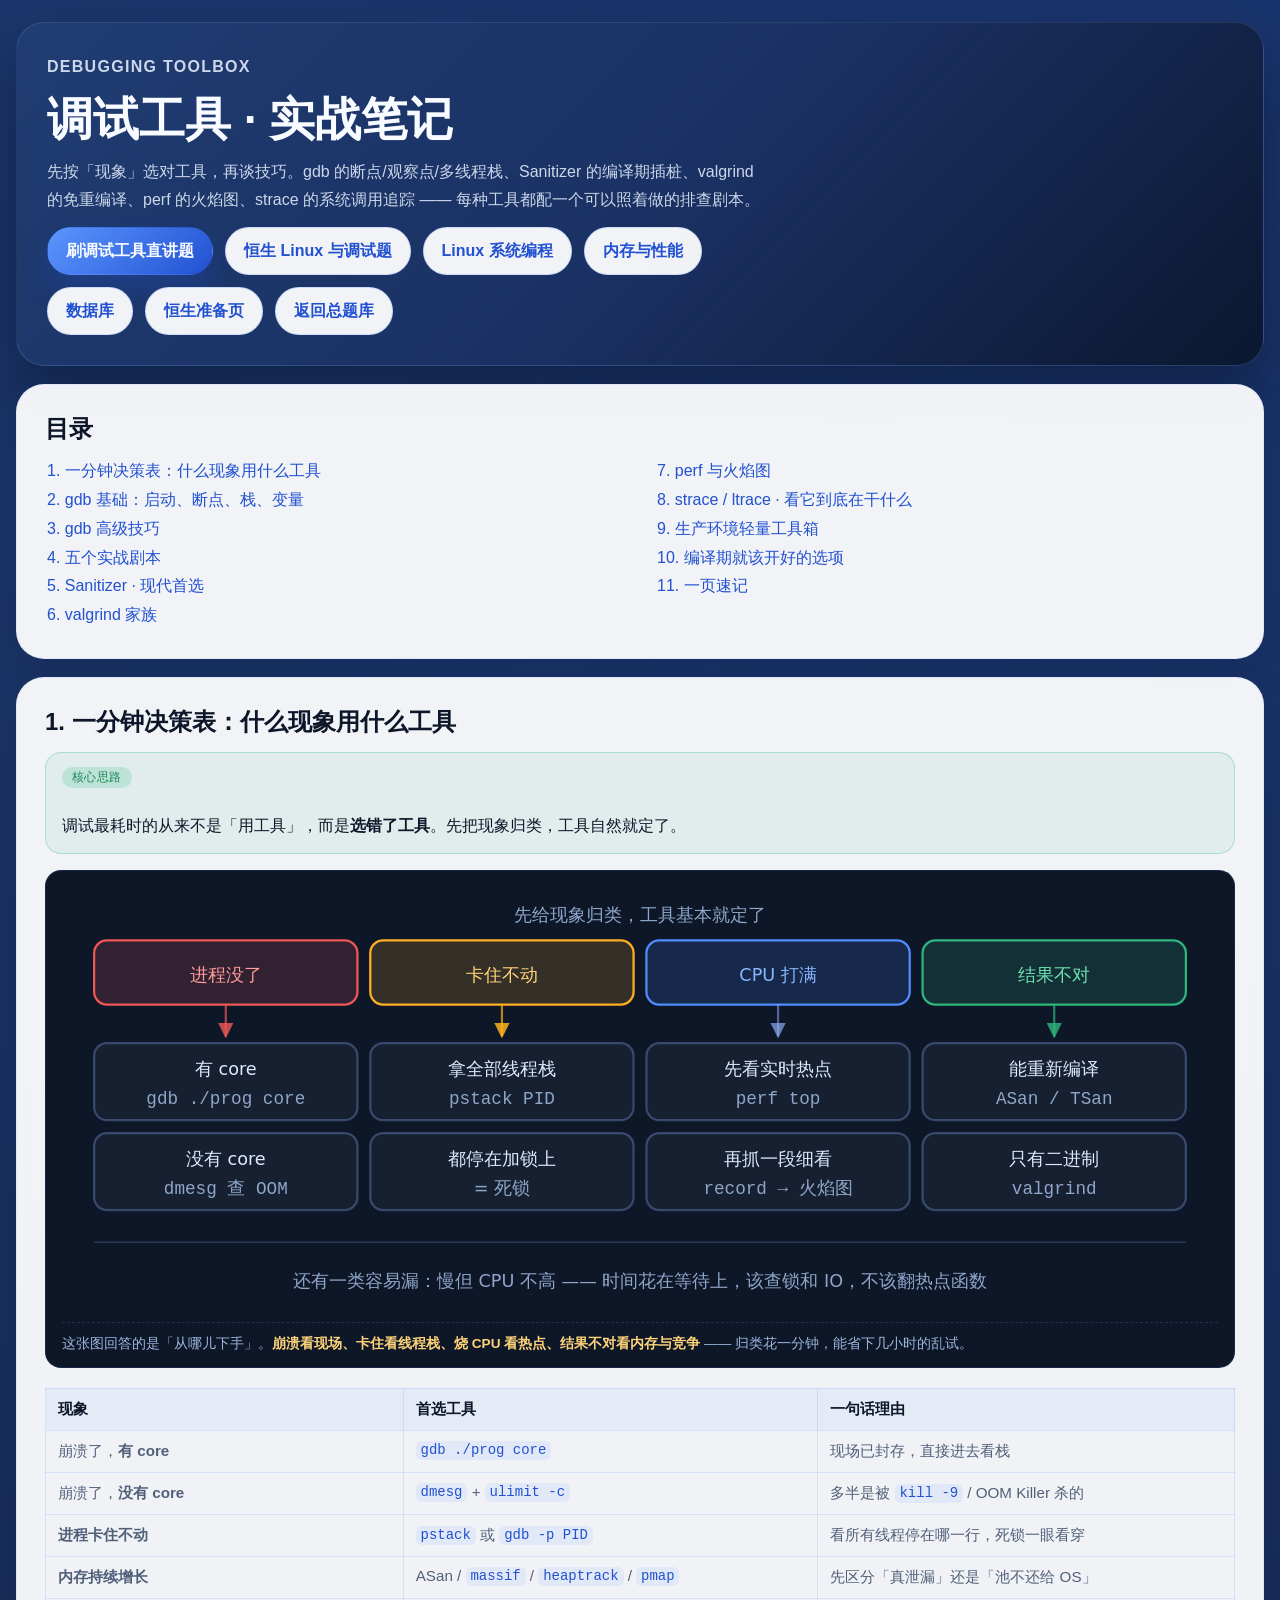
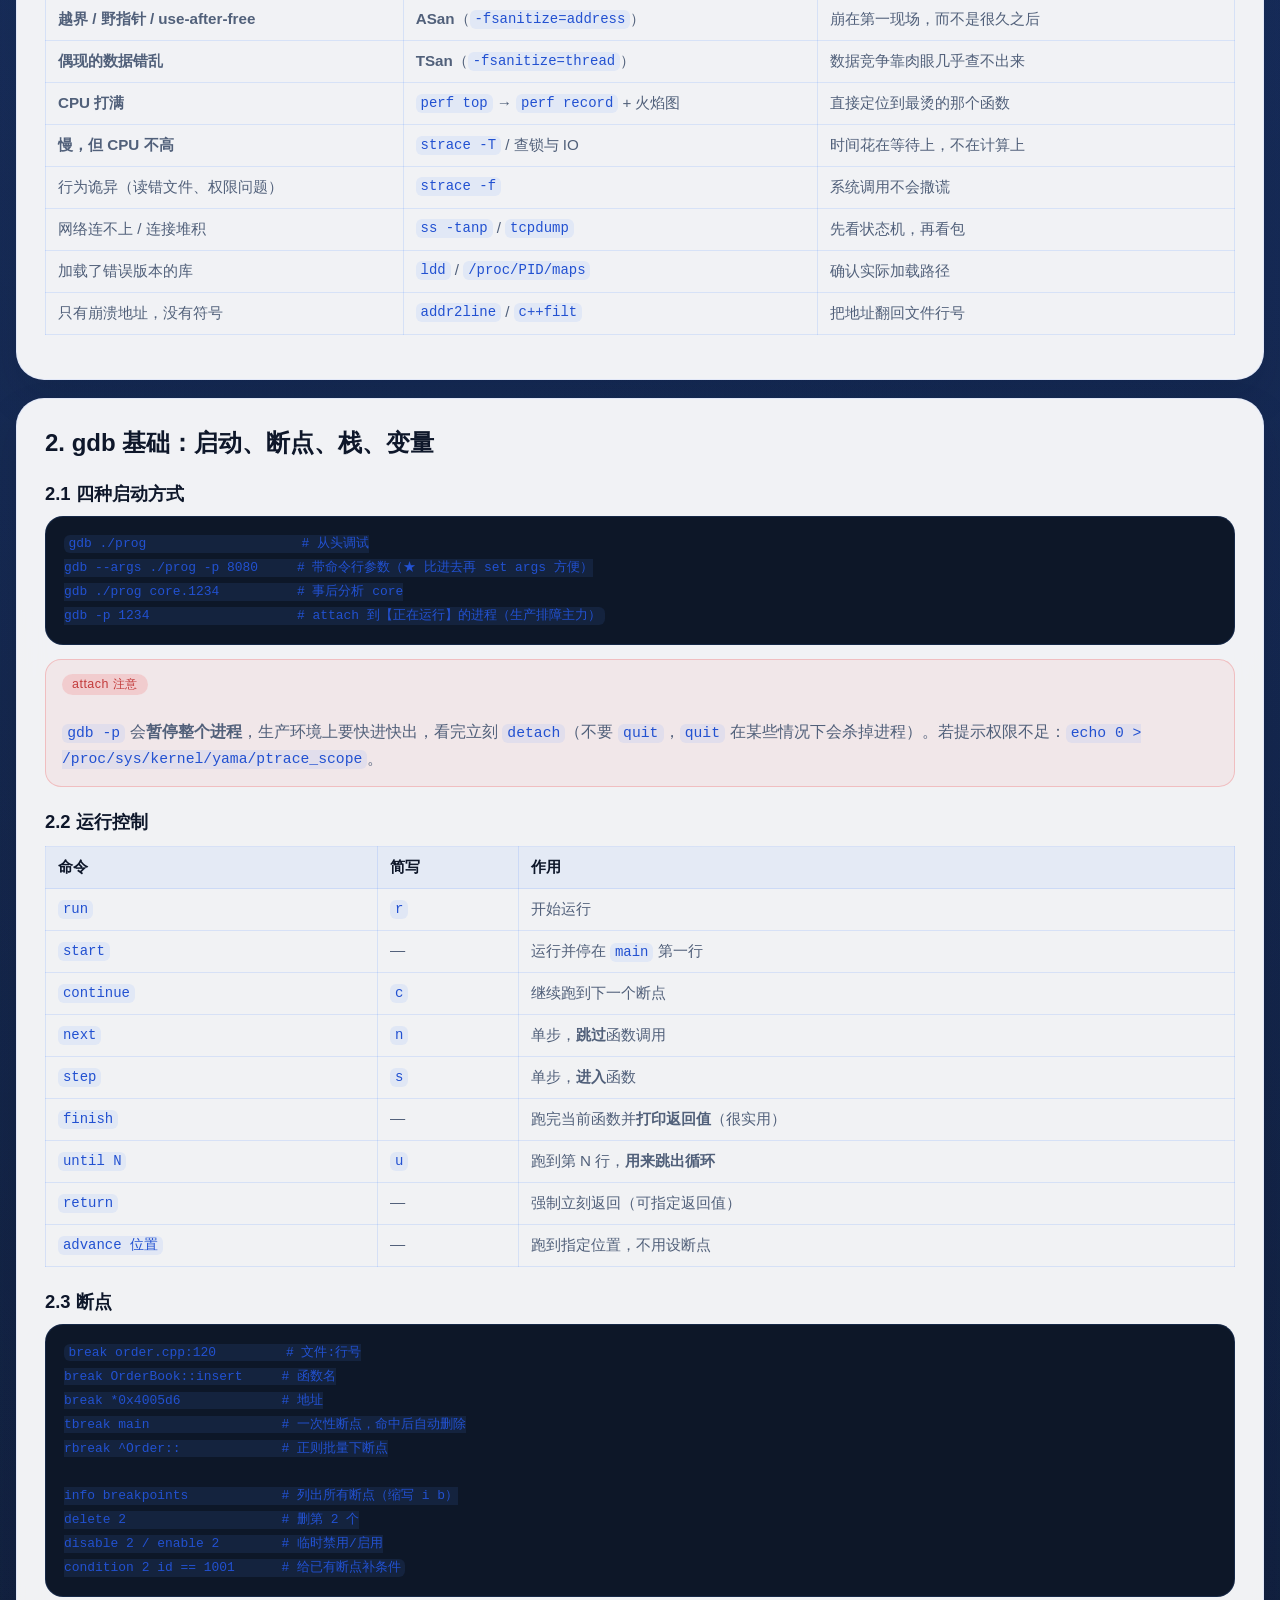
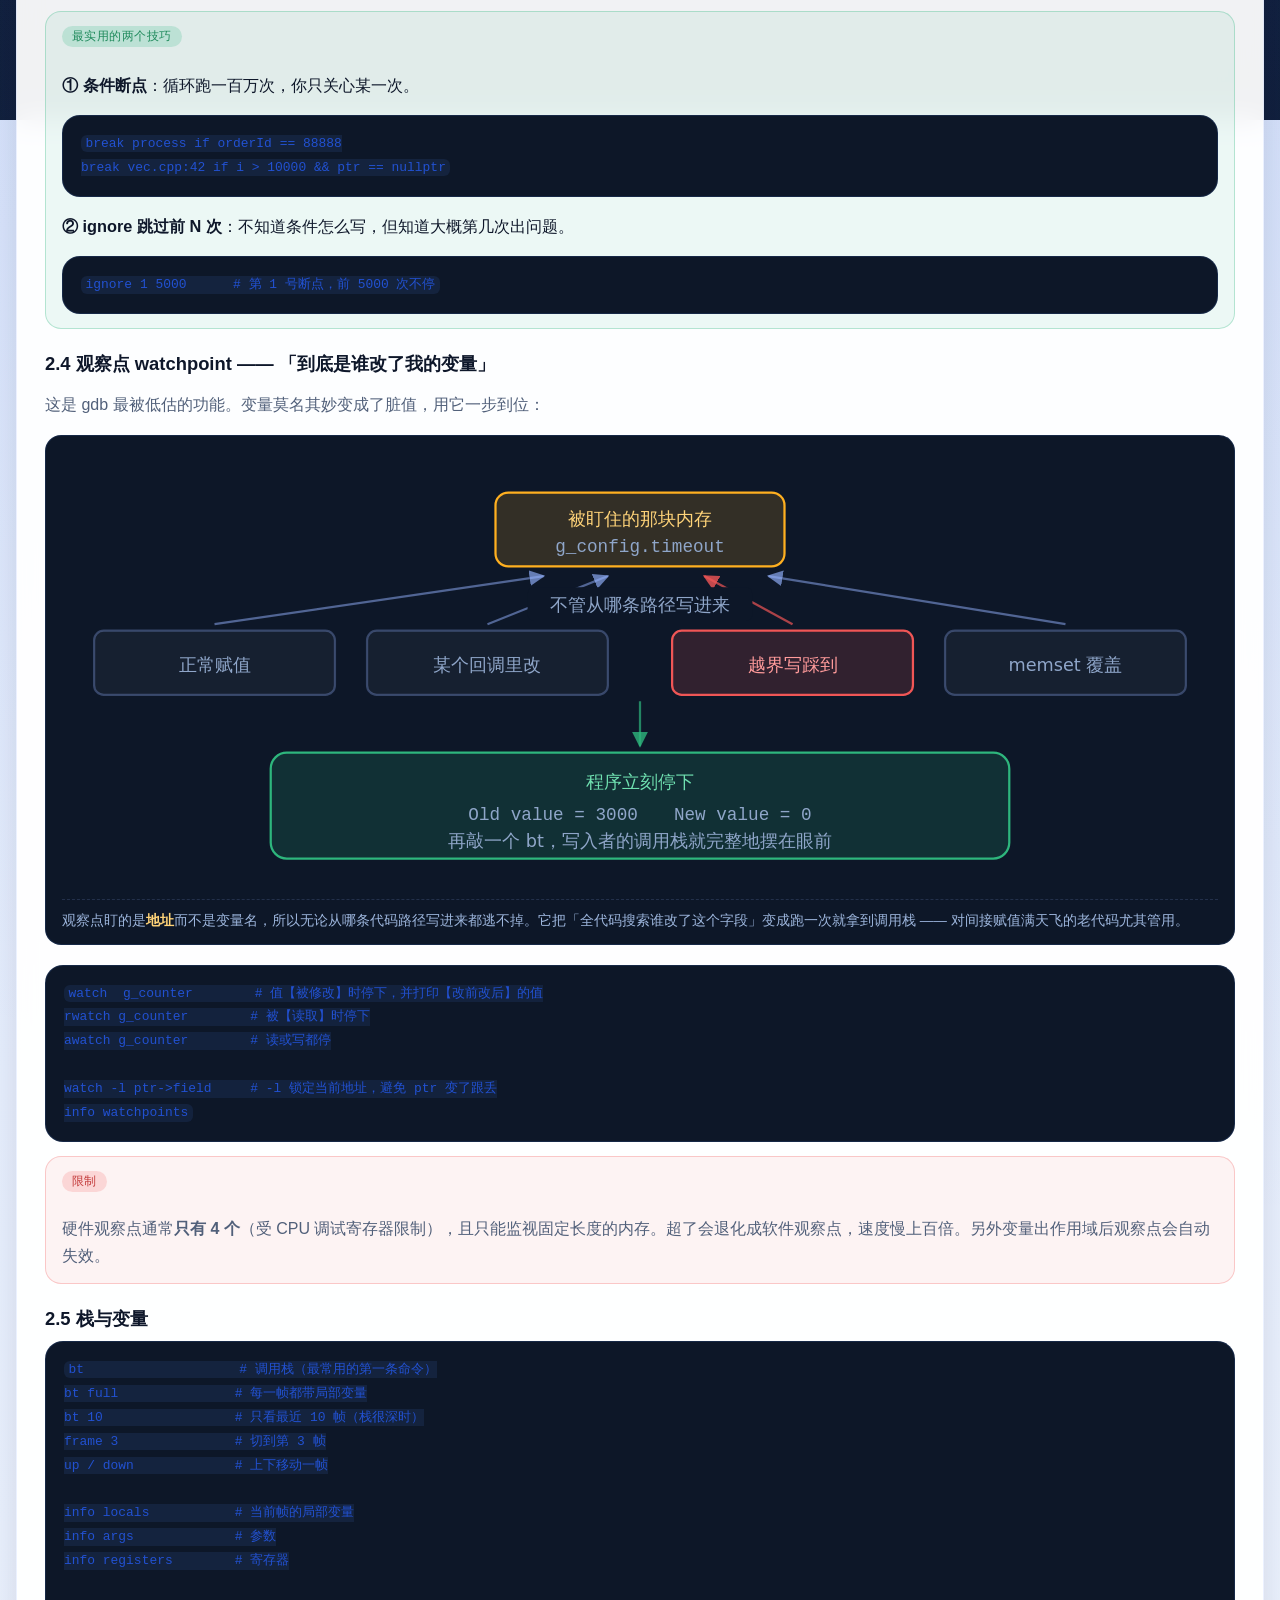
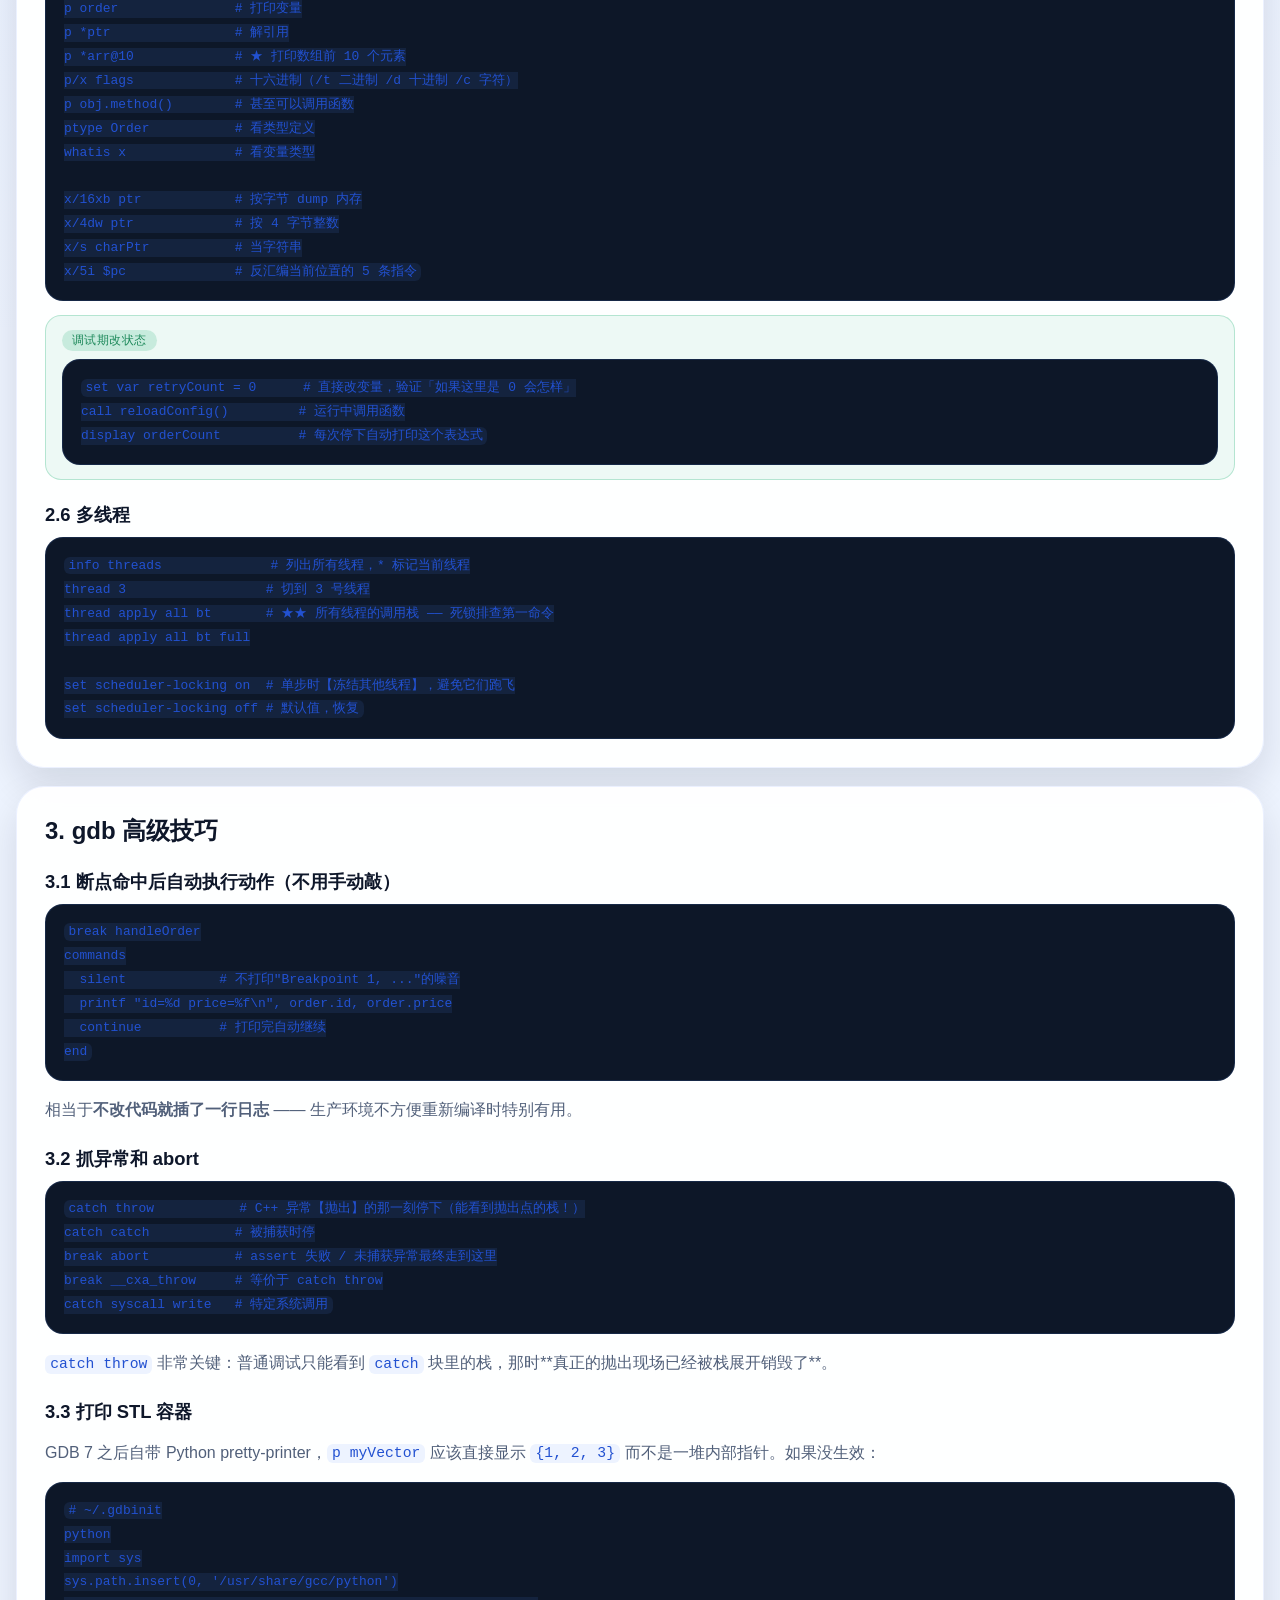
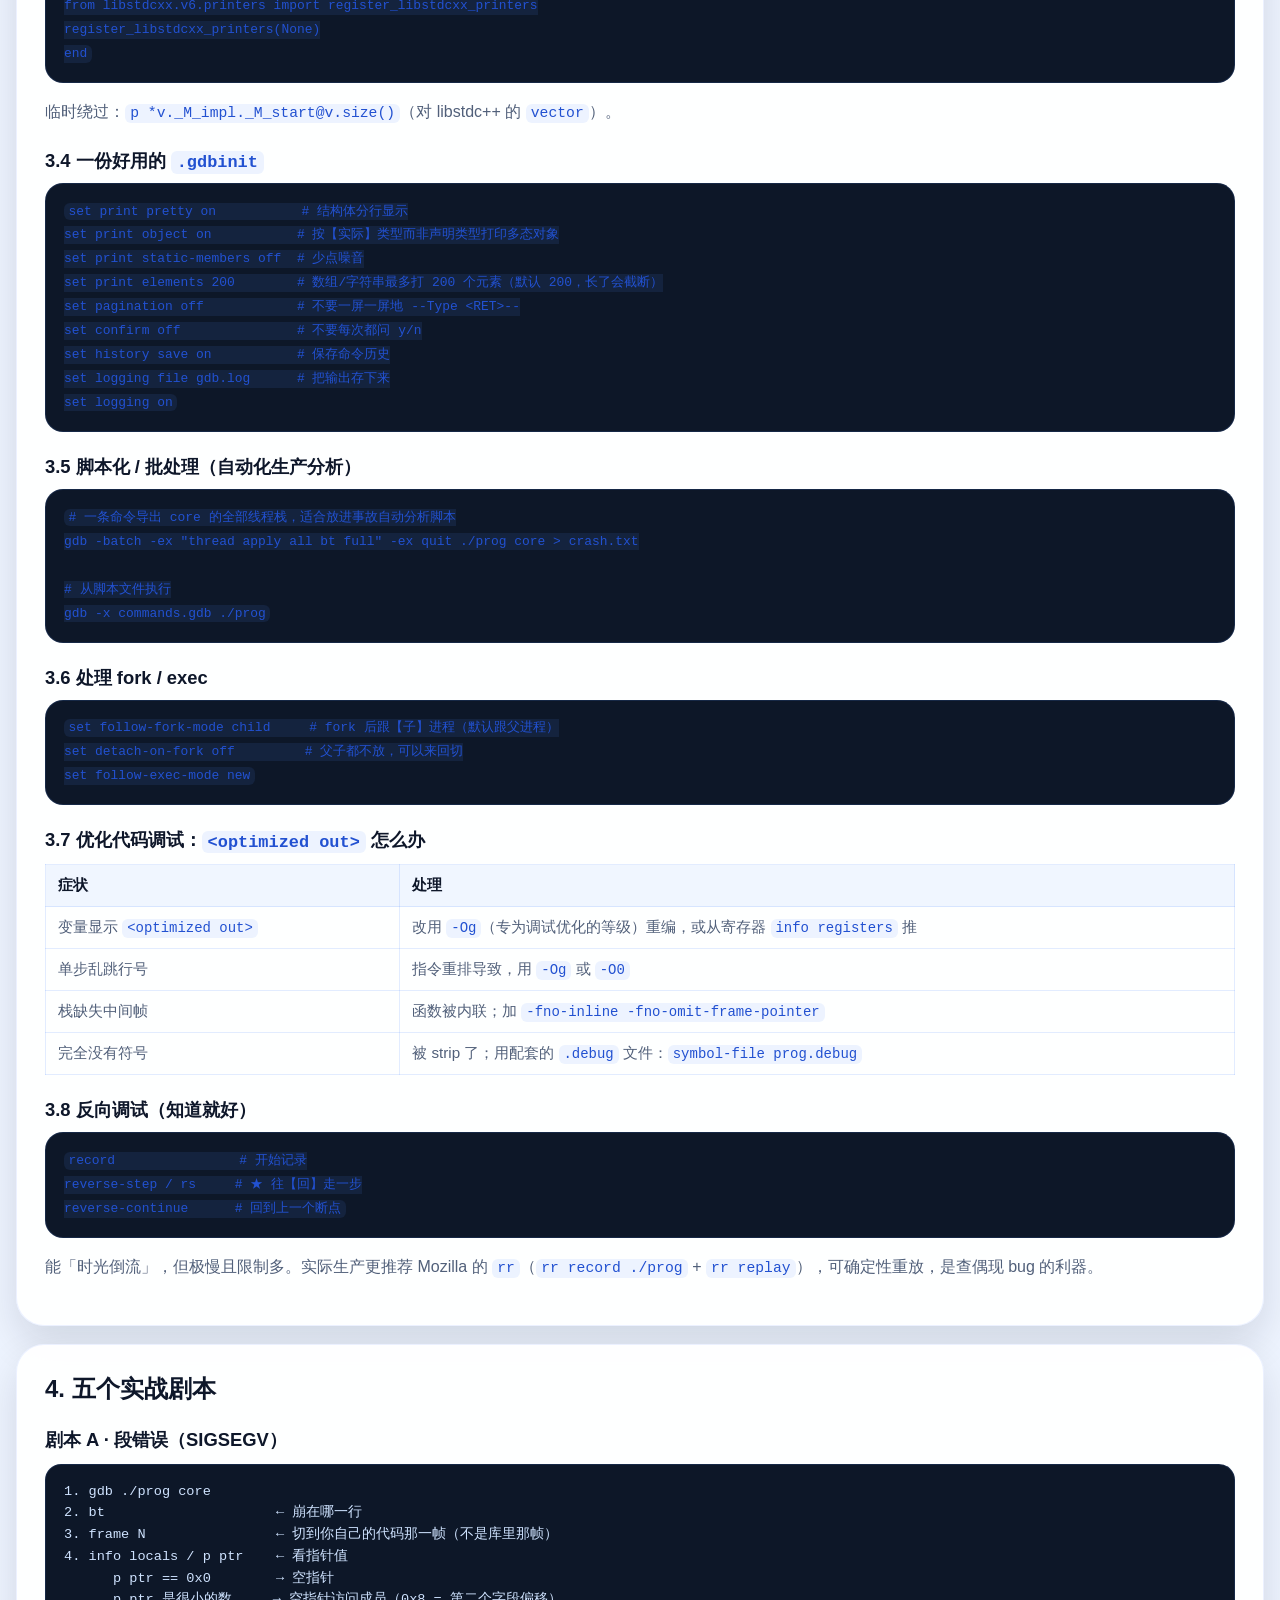
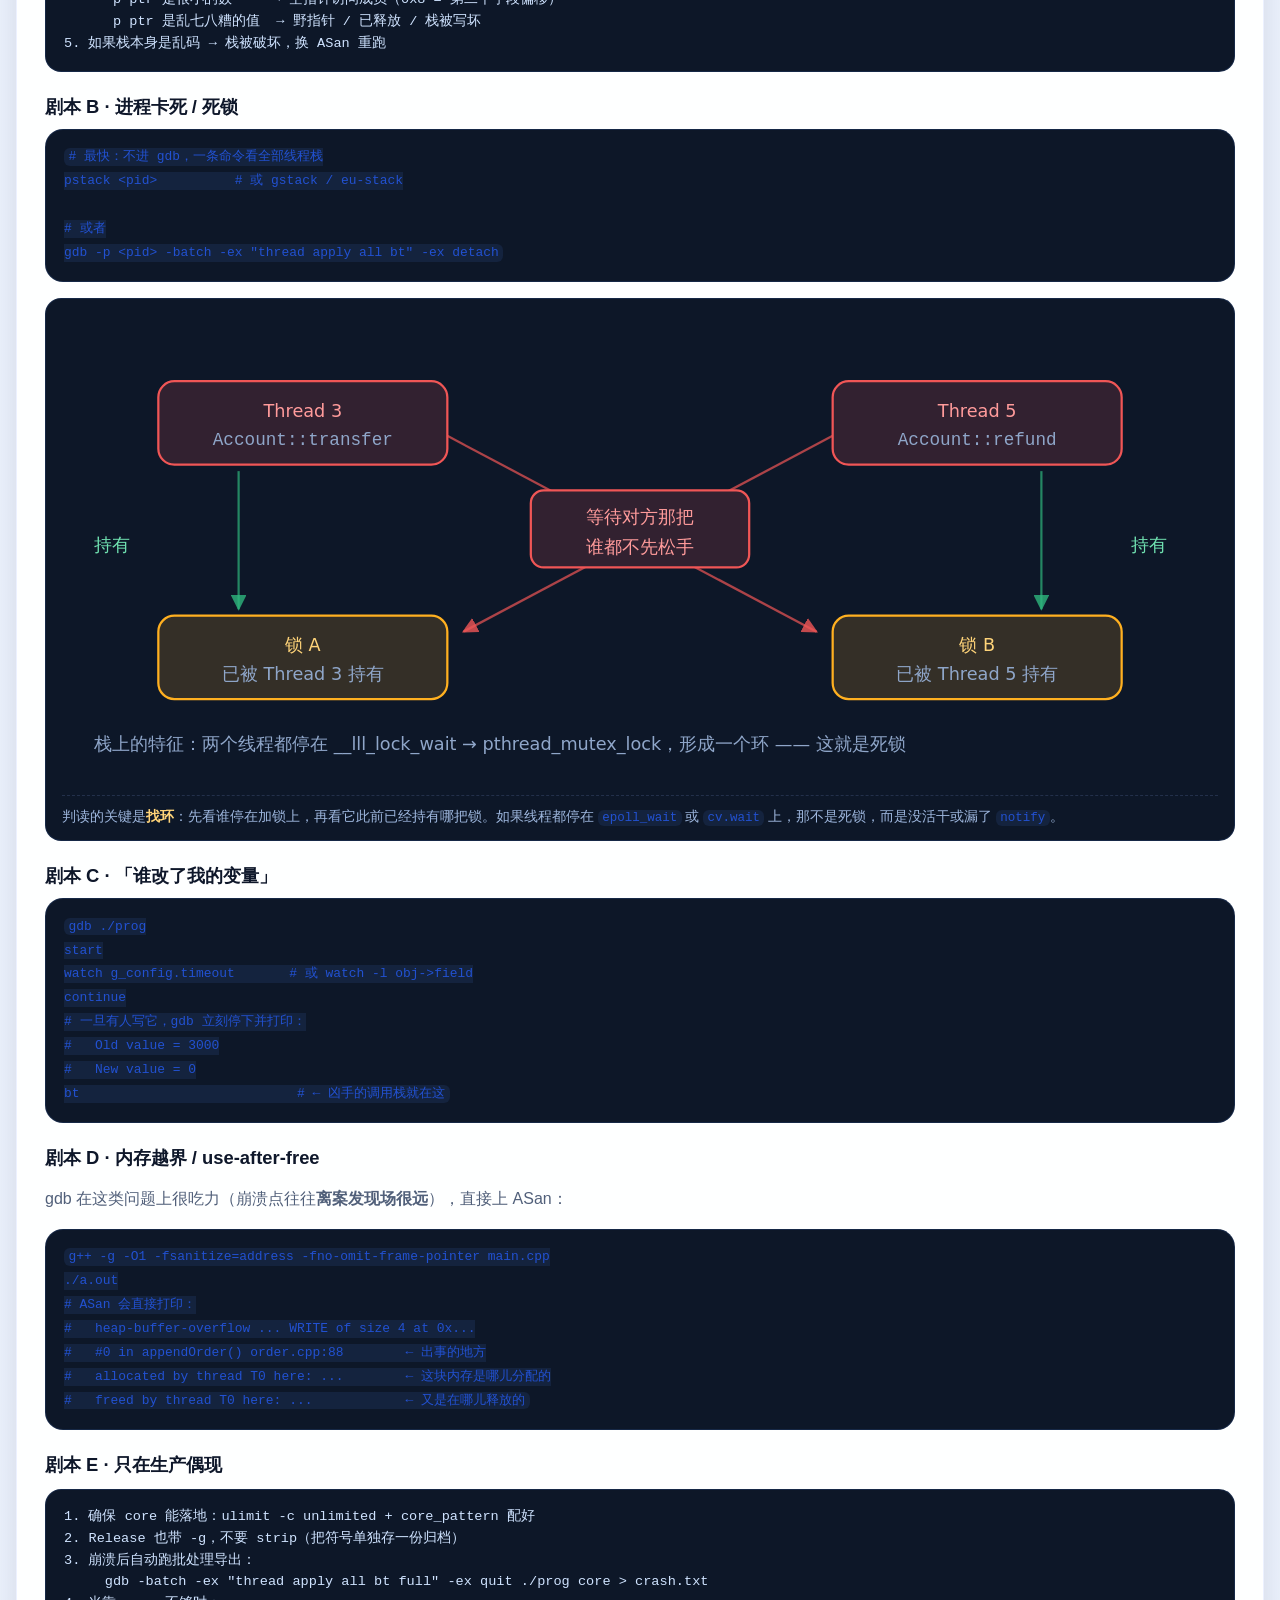
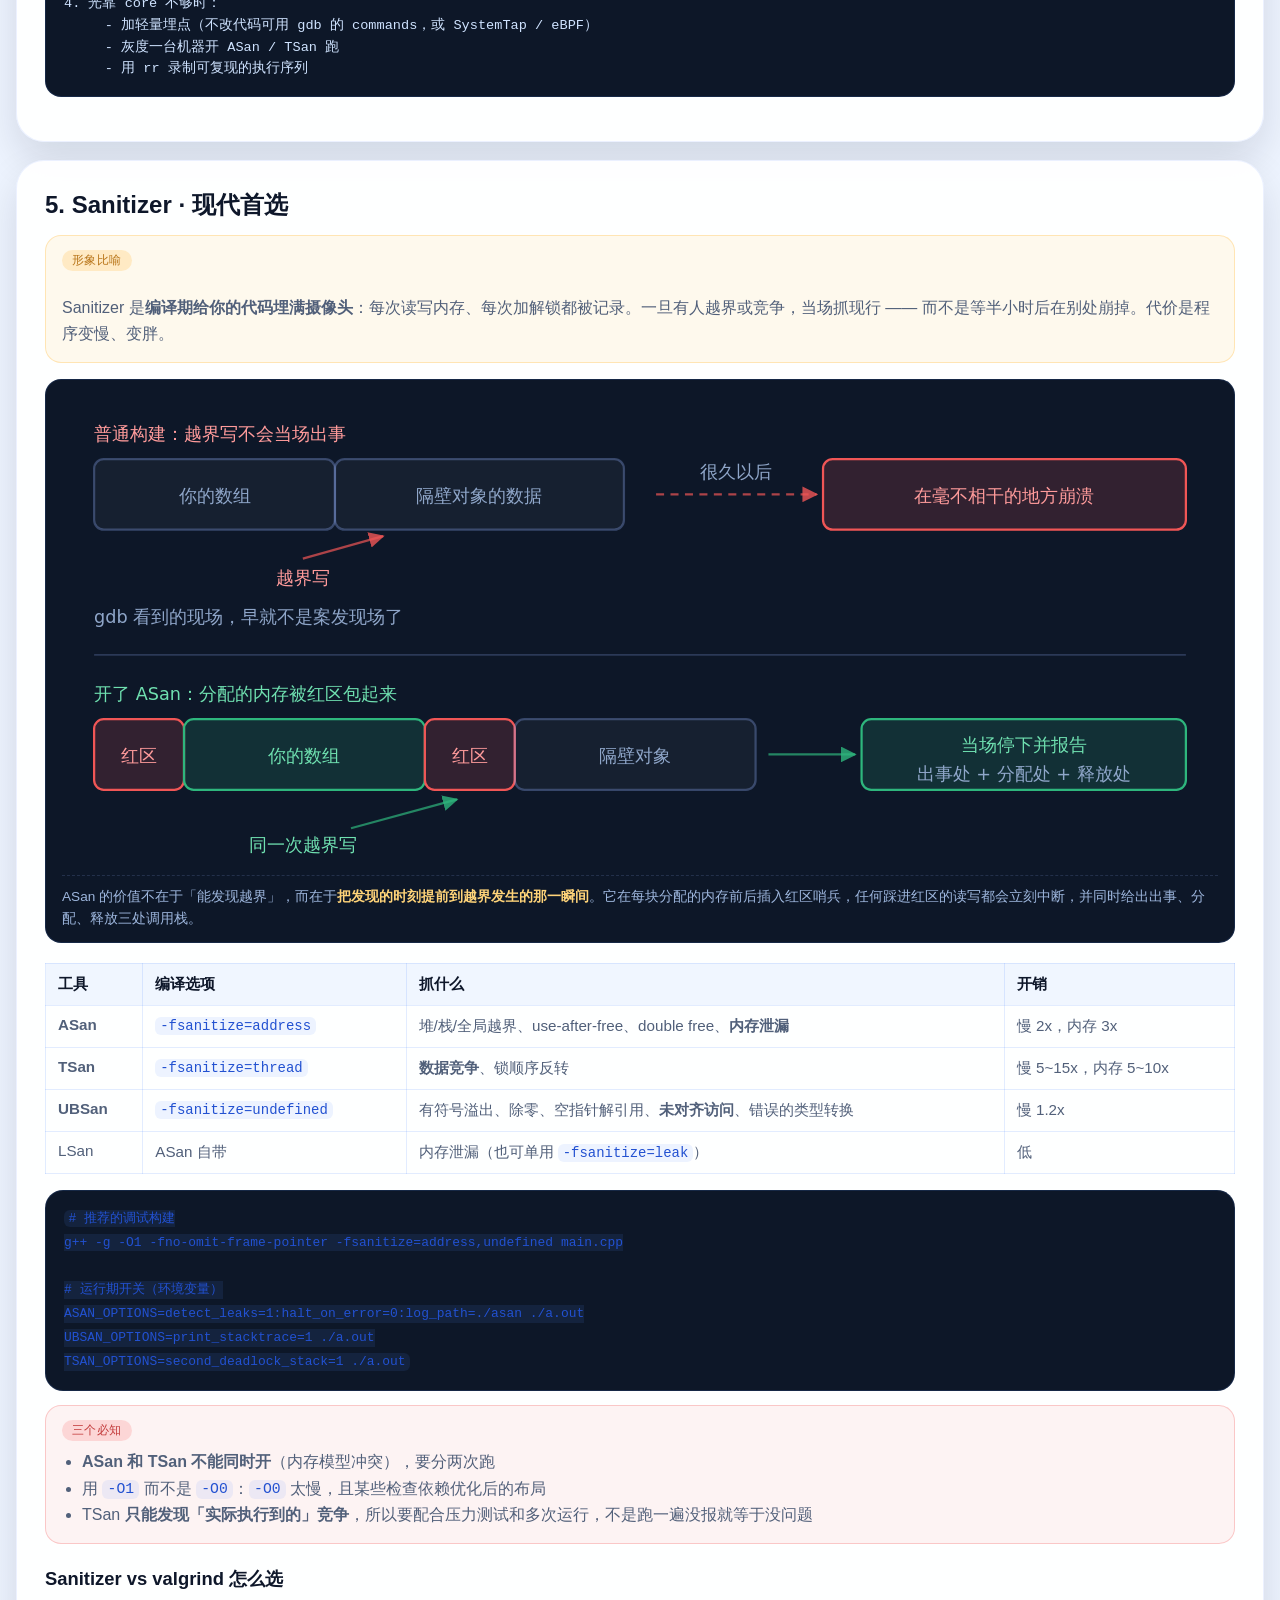
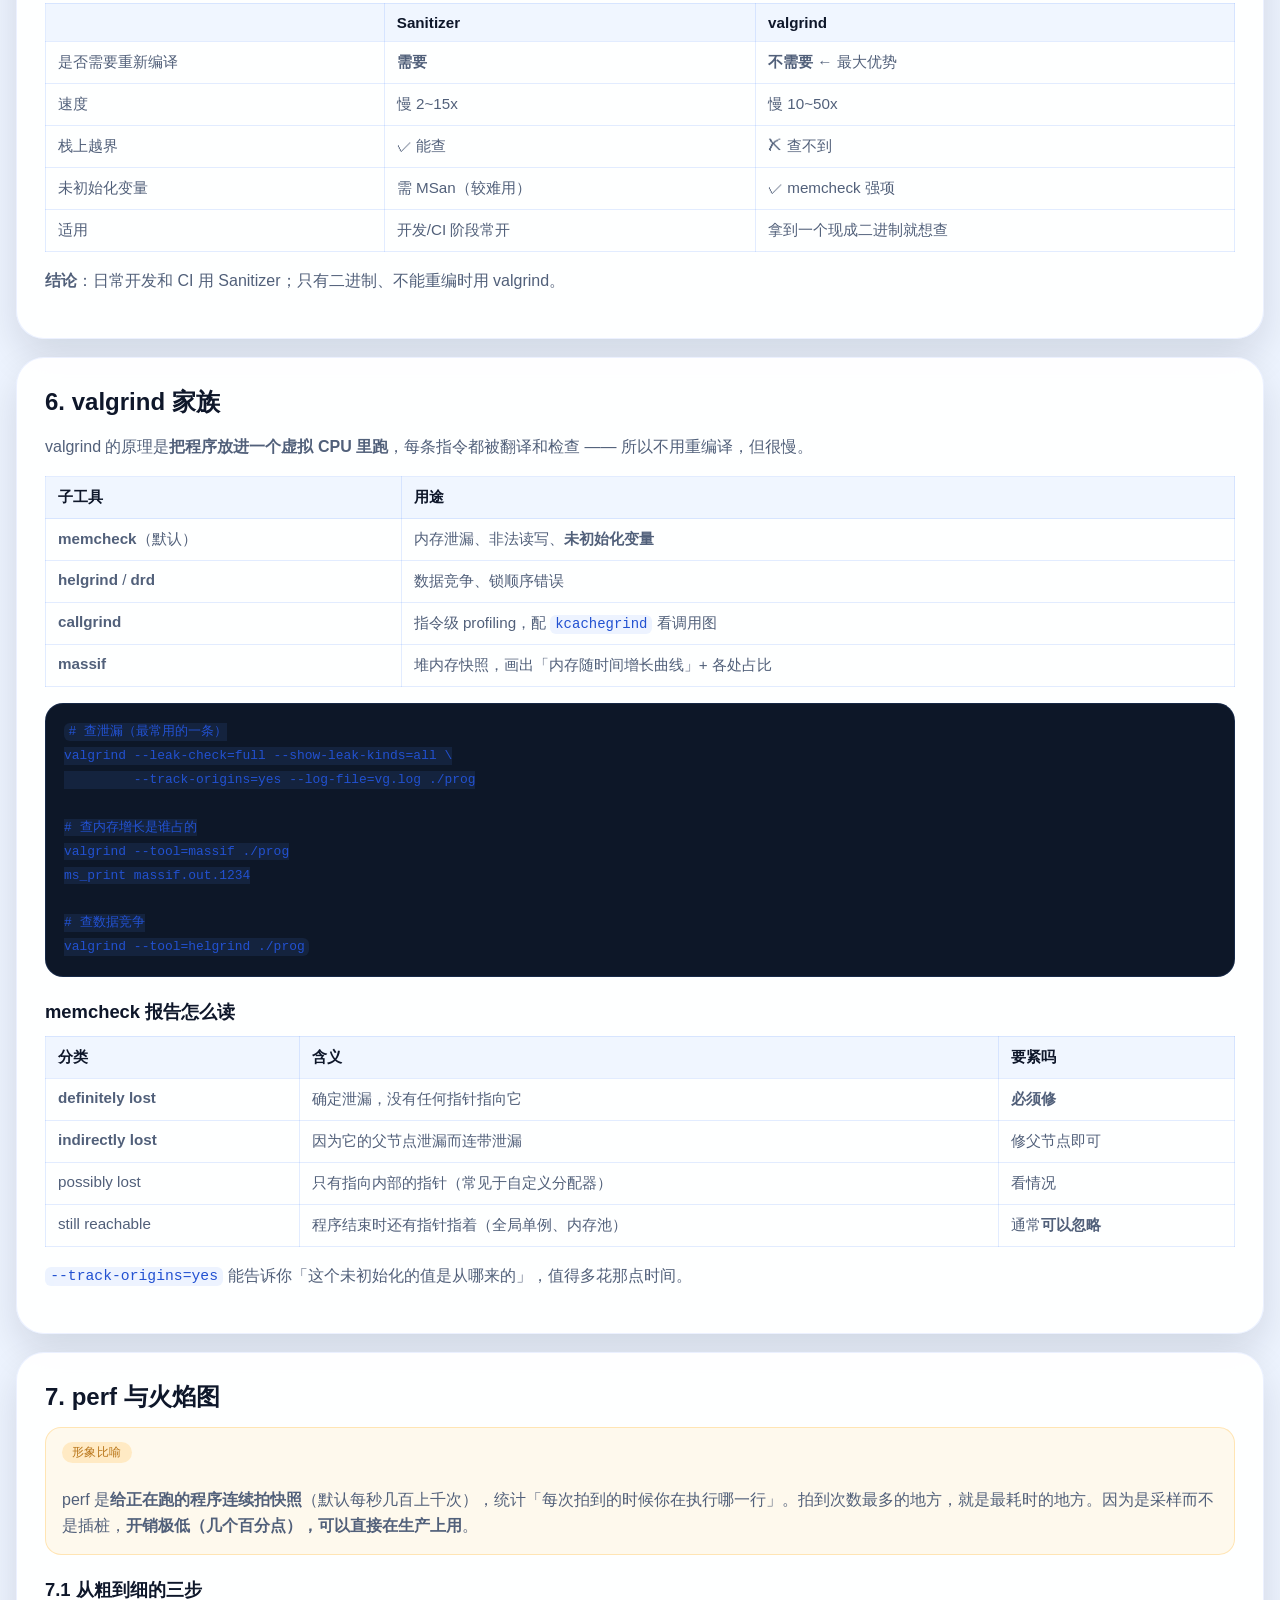
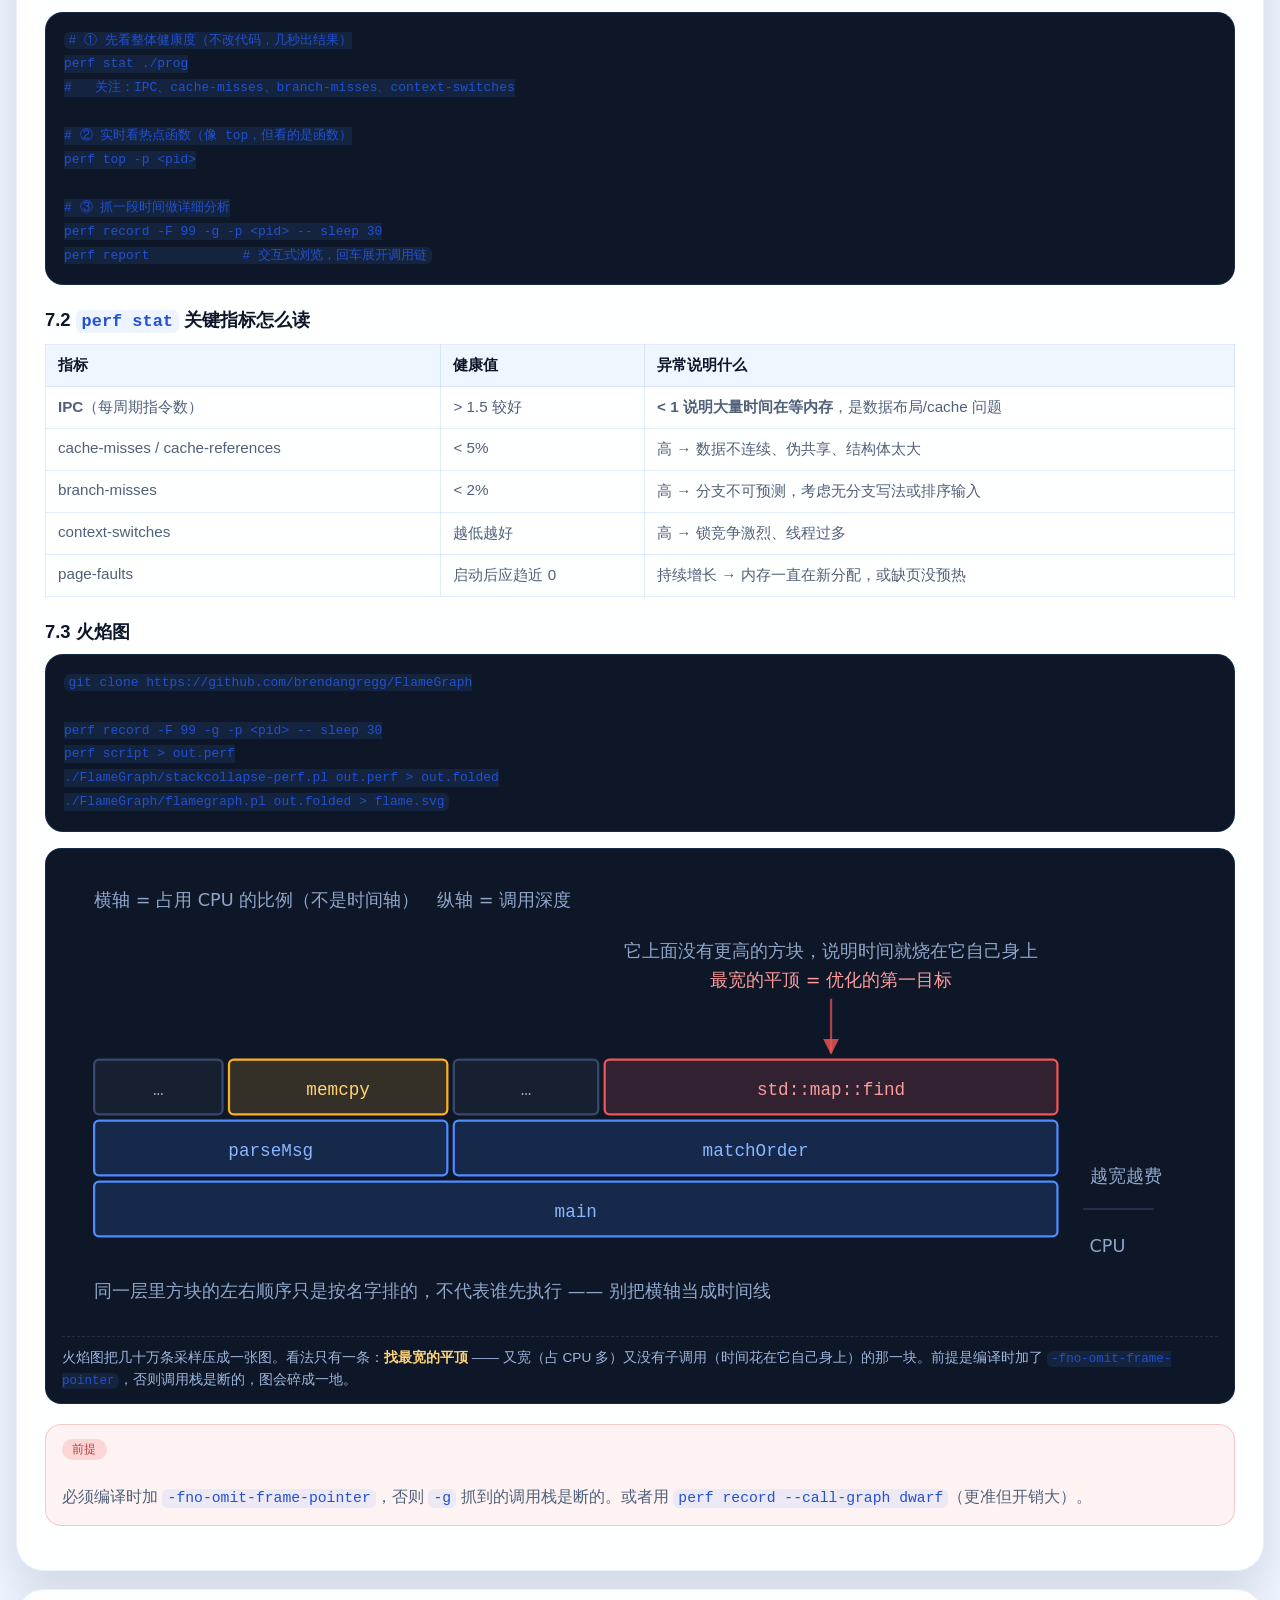
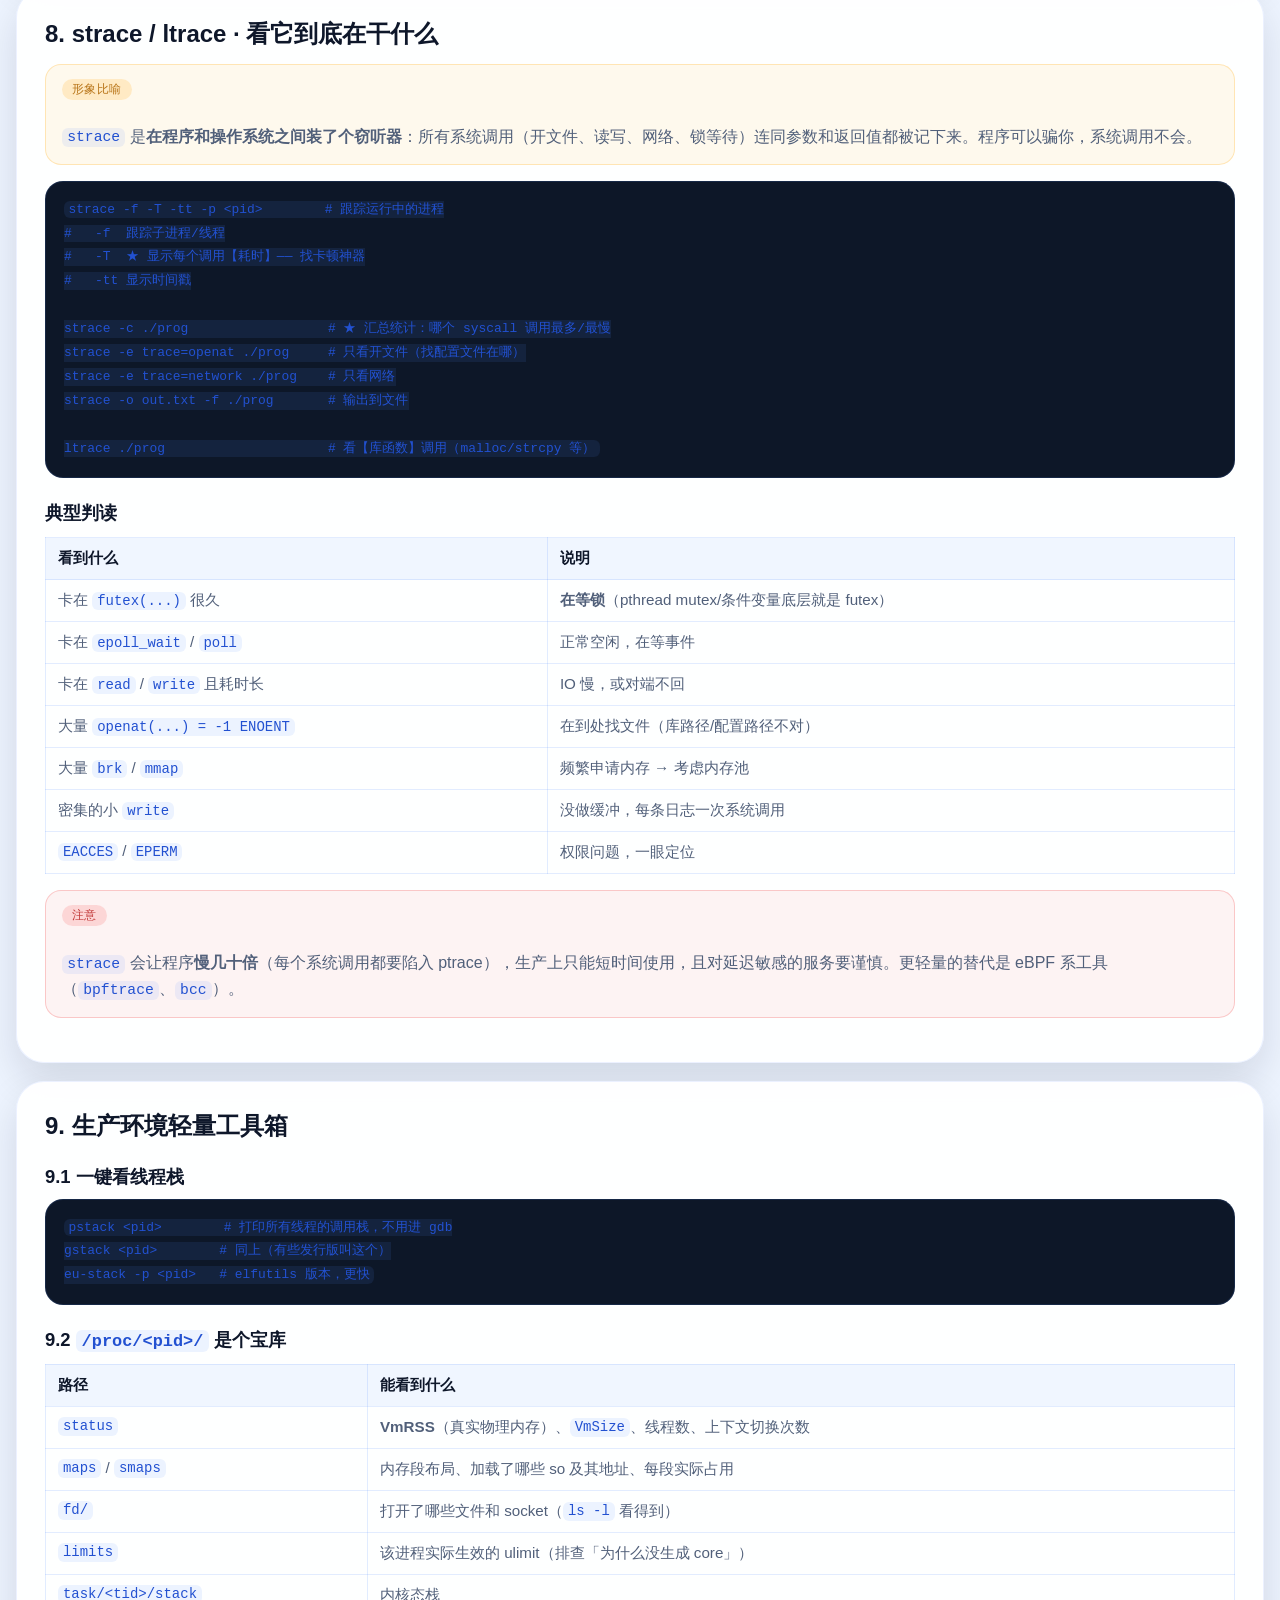
<file: docs/debug-tools-notes.html>
<!DOCTYPE html>
<html lang="zh-CN">

<head>
  <meta charset="UTF-8" />
  <meta name="viewport" content="width=device-width, initial-scale=1.0" />
  <title>调试工具实战笔记 · gdb/Sanitizer/valgrind/perf/strace</title>
  <meta name="description" content="按现象选工具的排查决策表，gdb 断点观察点与多线程死锁定位技巧，AddressSanitizer/ThreadSanitizer、valgrind 家族、perf 火焰图、strace/pstack/proc 等生产排障手段。" />
  <link rel="stylesheet" href="./style.css" />
</head>

<body class="hundsun-page guide-page">
  <svg class="d-defs" aria-hidden="true" focusable="false">
    <defs>
      <marker id="ah" viewBox="0 0 10 10" refX="9" refY="5" markerWidth="7" markerHeight="7" orient="auto-start-reverse"><path d="M0 0 L10 5 L0 10 Z" fill="rgba(149,179,255,.65)" /></marker>
      <marker id="ah-warn" viewBox="0 0 10 10" refX="9" refY="5" markerWidth="7" markerHeight="7" orient="auto-start-reverse"><path d="M0 0 L10 5 L0 10 Z" fill="rgba(240,86,86,.8)" /></marker>
      <marker id="ah-ok" viewBox="0 0 10 10" refX="9" refY="5" markerWidth="7" markerHeight="7" orient="auto-start-reverse"><path d="M0 0 L10 5 L0 10 Z" fill="rgba(46,182,125,.8)" /></marker>
      <marker id="ah-gold" viewBox="0 0 10 10" refX="9" refY="5" markerWidth="7" markerHeight="7" orient="auto-start-reverse"><path d="M0 0 L10 5 L0 10 Z" fill="rgba(255,176,32,.85)" /></marker>
    </defs>
  </svg>
  <main class="app-shell">
    <section class="hero hero-showcase hundsun-hero">
      <div class="hero-copy">
        <p class="eyebrow">Debugging Toolbox</p>
        <h1>调试工具 · 实战笔记</h1>
        <p>先按「现象」选对工具，再谈技巧。gdb 的断点/观察点/多线程栈、Sanitizer 的编译期插桩、valgrind 的免重编译、perf 的火焰图、strace 的系统调用追踪 —— 每种工具都配一个可以照着做的排查剧本。</p>
        <div class="hero-actions">
          <a class="primary-button" href="./index.html?category=%E8%B0%83%E8%AF%95%E5%B7%A5%E5%85%B7%E7%9B%B4%E8%AE%B2">刷调试工具直讲题</a>
          <a class="secondary-button" href="./index.html?company=hundsun&amp;category=%E6%81%92%E7%94%9F%20%2F%20Linux%E4%B8%8E%E8%B0%83%E8%AF%95">恒生 Linux 与调试题</a>
          <a class="secondary-button" href="./linux-sysprog-notes.html">Linux 系统编程</a>
          <a class="secondary-button" href="./cpp-memory-perf-notes.html">内存与性能</a>
          <a class="secondary-button" href="./db-notes.html">数据库</a>
          <a class="secondary-button" href="./hundsun.html">恒生准备页</a>
          <a class="secondary-button" href="./index.html">返回总题库</a>
        </div>
      </div>
    </section>

    <nav class="hundsun-panel guide-toc">
      <h2>目录</h2>
      <ol>
        <li><a href="#pick">1. 一分钟决策表：什么现象用什么工具</a></li>
        <li><a href="#gdb-basic">2. gdb 基础：启动、断点、栈、变量</a></li>
        <li><a href="#gdb-advanced">3. gdb 高级技巧</a></li>
        <li><a href="#playbook">4. 五个实战剧本</a></li>
        <li><a href="#sanitizer">5. Sanitizer · 现代首选</a></li>
        <li><a href="#valgrind">6. valgrind 家族</a></li>
        <li><a href="#perf">7. perf 与火焰图</a></li>
        <li><a href="#strace">8. strace / ltrace · 看它到底在干什么</a></li>
        <li><a href="#misc">9. 生产环境轻量工具箱</a></li>
        <li><a href="#flags">10. 编译期就该开好的选项</a></li>
        <li><a href="#cheatsheet">11. 一页速记</a></li>
      </ol>
    </nav>

    <article class="hundsun-panel guide-article" id="pick">
      <h2>1. 一分钟决策表：什么现象用什么工具</h2>
      <div class="guide-callout is-key">
        <span class="callout-label">核心思路</span>
        <p>调试最耗时的从来不是「用工具」，而是<strong>选错了工具</strong>。先把现象归类，工具自然就定了。</p>
      </div>
      <figure class="guide-figure">
        <svg viewBox="0 0 720 262" role="img" aria-label="按四类症状分流到不同调试工具：进程没了、卡住不动、CPU 打满、结果不对">
          <text class="d-t is-sm is-dim" x="360" y="20" text-anchor="middle">先给现象归类，工具基本就定了</text>

          <rect class="d-box is-warn" x="20" y="32" width="164" height="40" rx="8" />
          <text class="d-t is-sm is-warn" x="102" y="57" text-anchor="middle">进程没了</text>
          <path class="d-line is-warn" d="M102 72 L102 92" marker-end="url(#ah-warn)" />
          <rect class="d-box is-muted" x="20" y="96" width="164" height="48" rx="8" />
          <text class="d-t is-sm" x="102" y="116" text-anchor="middle">有 core</text>
          <text class="d-t is-sm is-mono is-dim" x="102" y="134" text-anchor="middle">gdb ./prog core</text>
          <rect class="d-box is-muted" x="20" y="152" width="164" height="48" rx="8" />
          <text class="d-t is-sm" x="102" y="172" text-anchor="middle">没有 core</text>
          <text class="d-t is-sm is-mono is-dim" x="102" y="190" text-anchor="middle">dmesg 查 OOM</text>

          <rect class="d-box is-gold" x="192" y="32" width="164" height="40" rx="8" />
          <text class="d-t is-sm is-gold" x="274" y="57" text-anchor="middle">卡住不动</text>
          <path class="d-line is-gold" d="M274 72 L274 92" marker-end="url(#ah-gold)" />
          <rect class="d-box is-muted" x="192" y="96" width="164" height="48" rx="8" />
          <text class="d-t is-sm" x="274" y="116" text-anchor="middle">拿全部线程栈</text>
          <text class="d-t is-sm is-mono is-dim" x="274" y="134" text-anchor="middle">pstack PID</text>
          <rect class="d-box is-muted" x="192" y="152" width="164" height="48" rx="8" />
          <text class="d-t is-sm" x="274" y="172" text-anchor="middle">都停在加锁上</text>
          <text class="d-t is-sm is-dim" x="274" y="190" text-anchor="middle">= 死锁</text>

          <rect class="d-box" x="364" y="32" width="164" height="40" rx="8" />
          <text class="d-t is-sm is-accent" x="446" y="57" text-anchor="middle">CPU 打满</text>
          <path class="d-line" d="M446 72 L446 92" marker-end="url(#ah)" />
          <rect class="d-box is-muted" x="364" y="96" width="164" height="48" rx="8" />
          <text class="d-t is-sm" x="446" y="116" text-anchor="middle">先看实时热点</text>
          <text class="d-t is-sm is-mono is-dim" x="446" y="134" text-anchor="middle">perf top</text>
          <rect class="d-box is-muted" x="364" y="152" width="164" height="48" rx="8" />
          <text class="d-t is-sm" x="446" y="172" text-anchor="middle">再抓一段细看</text>
          <text class="d-t is-sm is-mono is-dim" x="446" y="190" text-anchor="middle">record → 火焰图</text>

          <rect class="d-box is-ok" x="536" y="32" width="164" height="40" rx="8" />
          <text class="d-t is-sm is-ok" x="618" y="57" text-anchor="middle">结果不对</text>
          <path class="d-line is-ok" d="M618 72 L618 92" marker-end="url(#ah-ok)" />
          <rect class="d-box is-muted" x="536" y="96" width="164" height="48" rx="8" />
          <text class="d-t is-sm" x="618" y="116" text-anchor="middle">能重新编译</text>
          <text class="d-t is-sm is-mono is-dim" x="618" y="134" text-anchor="middle">ASan / TSan</text>
          <rect class="d-box is-muted" x="536" y="152" width="164" height="48" rx="8" />
          <text class="d-t is-sm" x="618" y="172" text-anchor="middle">只有二进制</text>
          <text class="d-t is-sm is-mono is-dim" x="618" y="190" text-anchor="middle">valgrind</text>

          <line class="d-line is-faint" x1="20" y1="220" x2="700" y2="220" />
          <text class="d-t is-sm is-dim" x="360" y="248" text-anchor="middle">还有一类容易漏：慢但 CPU 不高 —— 时间花在等待上，该查锁和 IO，不该翻热点函数</text>
        </svg>
        <figcaption>这张图回答的是「从哪儿下手」。<strong>崩溃看现场、卡住看线程栈、烧 CPU 看热点、结果不对看内存与竞争</strong> —— 归类花一分钟，能省下几小时的乱试。</figcaption>
      </figure>

      <div class="guide-table-wrap">
        <table class="guide-table">
          <thead>
            <tr><th>现象</th><th>首选工具</th><th>一句话理由</th></tr>
          </thead>
          <tbody>
            <tr><td>崩溃了，<strong>有 core</strong></td><td><code>gdb ./prog core</code></td><td>现场已封存，直接进去看栈</td></tr>
            <tr><td>崩溃了，<strong>没有 core</strong></td><td><code>dmesg</code> + <code>ulimit -c</code></td><td>多半是被 <code>kill -9</code> / OOM Killer 杀的</td></tr>
            <tr><td><strong>进程卡住不动</strong></td><td><code>pstack</code> 或 <code>gdb -p PID</code></td><td>看所有线程停在哪一行，死锁一眼看穿</td></tr>
            <tr><td><strong>内存持续增长</strong></td><td>ASan / <code>massif</code> / <code>heaptrack</code> / <code>pmap</code></td><td>先区分「真泄漏」还是「池不还给 OS」</td></tr>
            <tr><td><strong>越界 / 野指针 / use-after-free</strong></td><td><strong>ASan</strong>（<code>-fsanitize=address</code>）</td><td>崩在第一现场，而不是很久之后</td></tr>
            <tr><td><strong>偶现的数据错乱</strong></td><td><strong>TSan</strong>（<code>-fsanitize=thread</code>）</td><td>数据竞争靠肉眼几乎查不出来</td></tr>
            <tr><td><strong>CPU 打满</strong></td><td><code>perf top</code> → <code>perf record</code> + 火焰图</td><td>直接定位到最烫的那个函数</td></tr>
            <tr><td><strong>慢，但 CPU 不高</strong></td><td><code>strace -T</code> / 查锁与 IO</td><td>时间花在等待上，不在计算上</td></tr>
            <tr><td>行为诡异（读错文件、权限问题）</td><td><code>strace -f</code></td><td>系统调用不会撒谎</td></tr>
            <tr><td>网络连不上 / 连接堆积</td><td><code>ss -tanp</code> / <code>tcpdump</code></td><td>先看状态机，再看包</td></tr>
            <tr><td>加载了错误版本的库</td><td><code>ldd</code> / <code>/proc/PID/maps</code></td><td>确认实际加载路径</td></tr>
            <tr><td>只有崩溃地址，没有符号</td><td><code>addr2line</code> / <code>c++filt</code></td><td>把地址翻回文件行号</td></tr>
          </tbody>
        </table>
      </div>
    </article>

    <article class="hundsun-panel guide-article" id="gdb-basic">
      <h2>2. gdb 基础：启动、断点、栈、变量</h2>

      <h3>2.1 四种启动方式</h3>
      <pre class="answer-code-block"><code>gdb ./prog                    # 从头调试
gdb --args ./prog -p 8080     # 带命令行参数（★ 比进去再 set args 方便）
gdb ./prog core.1234          # 事后分析 core
gdb -p 1234                   # attach 到【正在运行】的进程（生产排障主力）</code></pre>
      <div class="guide-callout is-warn">
        <span class="callout-label">attach 注意</span>
        <p><code>gdb -p</code> 会<strong>暂停整个进程</strong>，生产环境上要快进快出，看完立刻 <code>detach</code>（不要 <code>quit</code>，<code>quit</code> 在某些情况下会杀掉进程）。若提示权限不足：<code>echo 0 &gt; /proc/sys/kernel/yama/ptrace_scope</code>。</p>
      </div>

      <h3>2.2 运行控制</h3>
      <div class="guide-table-wrap">
        <table class="guide-table">
          <thead>
            <tr><th>命令</th><th>简写</th><th>作用</th></tr>
          </thead>
          <tbody>
            <tr><td><code>run</code></td><td><code>r</code></td><td>开始运行</td></tr>
            <tr><td><code>start</code></td><td>—</td><td>运行并停在 <code>main</code> 第一行</td></tr>
            <tr><td><code>continue</code></td><td><code>c</code></td><td>继续跑到下一个断点</td></tr>
            <tr><td><code>next</code></td><td><code>n</code></td><td>单步，<strong>跳过</strong>函数调用</td></tr>
            <tr><td><code>step</code></td><td><code>s</code></td><td>单步，<strong>进入</strong>函数</td></tr>
            <tr><td><code>finish</code></td><td>—</td><td>跑完当前函数并<strong>打印返回值</strong>（很实用）</td></tr>
            <tr><td><code>until N</code></td><td><code>u</code></td><td>跑到第 N 行，<strong>用来跳出循环</strong></td></tr>
            <tr><td><code>return</code></td><td>—</td><td>强制立刻返回（可指定返回值）</td></tr>
            <tr><td><code>advance 位置</code></td><td>—</td><td>跑到指定位置，不用设断点</td></tr>
          </tbody>
        </table>
      </div>

      <h3>2.3 断点</h3>
      <pre class="answer-code-block"><code>break order.cpp:120         # 文件:行号
break OrderBook::insert     # 函数名
break *0x4005d6             # 地址
tbreak main                 # 一次性断点，命中后自动删除
rbreak ^Order::             # 正则批量下断点

info breakpoints            # 列出所有断点（缩写 i b）
delete 2                    # 删第 2 个
disable 2 / enable 2        # 临时禁用/启用
condition 2 id == 1001      # 给已有断点补条件</code></pre>

      <div class="guide-callout is-key">
        <span class="callout-label">最实用的两个技巧</span>
        <p><strong>① 条件断点</strong>：循环跑一百万次，你只关心某一次。</p>
        <pre class="answer-code-block"><code>break process if orderId == 88888
break vec.cpp:42 if i &gt; 10000 &amp;&amp; ptr == nullptr</code></pre>
        <p><strong>② ignore 跳过前 N 次</strong>：不知道条件怎么写，但知道大概第几次出问题。</p>
        <pre class="answer-code-block"><code>ignore 1 5000      # 第 1 号断点，前 5000 次不停</code></pre>
      </div>

      <h3>2.4 观察点 watchpoint —— 「到底是谁改了我的变量」</h3>
      <p>这是 gdb 最被低估的功能。变量莫名其妙变成了脏值，用它一步到位：</p>

      <figure class="guide-figure">
        <svg viewBox="0 0 720 270" role="img" aria-label="观察点让 CPU 盯住一块内存，任何写入都会中断程序并打印改前改后的值和调用栈">
          <rect class="d-box is-gold" x="270" y="24" width="180" height="46" rx="8" />
          <text class="d-t is-sm is-gold" x="360" y="44" text-anchor="middle">被盯住的那块内存</text>
          <text class="d-t is-sm is-mono is-dim" x="360" y="61" text-anchor="middle">g_config.timeout</text>

          <rect class="d-box is-muted" x="20" y="110" width="150" height="40" rx="6" />
          <text class="d-t is-sm is-dim" x="95" y="135" text-anchor="middle">正常赋值</text>
          <rect class="d-box is-muted" x="190" y="110" width="150" height="40" rx="6" />
          <text class="d-t is-sm is-dim" x="265" y="135" text-anchor="middle">某个回调里改</text>
          <rect class="d-box is-warn" x="380" y="110" width="150" height="40" rx="6" />
          <text class="d-t is-sm is-warn" x="455" y="135" text-anchor="middle">越界写踩到</text>
          <rect class="d-box is-muted" x="550" y="110" width="150" height="40" rx="6" />
          <text class="d-t is-sm is-dim" x="625" y="135" text-anchor="middle">memset 覆盖</text>

          <path class="d-line" d="M95 106 L300 76" marker-end="url(#ah)" />
          <path class="d-line" d="M265 106 L340 76" marker-end="url(#ah)" />
          <path class="d-line is-warn" d="M455 106 L400 76" marker-end="url(#ah-warn)" />
          <path class="d-line" d="M625 106 L440 76" marker-end="url(#ah)" />
          <rect class="d-mask" x="290" y="83" width="140" height="21" rx="4" />
          <text class="d-t is-sm is-dim" x="360" y="98" text-anchor="middle">不管从哪条路径写进来</text>

          <rect class="d-box is-ok" x="130" y="186" width="460" height="66" rx="10" />
          <text class="d-t is-sm is-ok" x="360" y="208" text-anchor="middle">程序立刻停下</text>
          <text class="d-t is-sm is-mono is-dim" x="360" y="228" text-anchor="middle">Old value = 3000　　New value = 0</text>
          <text class="d-t is-sm is-dim" x="360" y="245" text-anchor="middle">再敲一个 bt，写入者的调用栈就完整地摆在眼前</text>
          <path class="d-line is-ok" d="M360 154 L360 182" marker-end="url(#ah-ok)" />
        </svg>
        <figcaption>观察点盯的是<strong>地址</strong>而不是变量名，所以无论从哪条代码路径写进来都逃不掉。它把「全代码搜索谁改了这个字段」变成跑一次就拿到调用栈 —— 对间接赋值满天飞的老代码尤其管用。</figcaption>
      </figure>
      <pre class="answer-code-block"><code>watch  g_counter        # 值【被修改】时停下，并打印【改前改后】的值
rwatch g_counter        # 被【读取】时停下
awatch g_counter        # 读或写都停

watch -l ptr-&gt;field     # -l 锁定当前地址，避免 ptr 变了跟丢
info watchpoints</code></pre>
      <div class="guide-callout is-warn">
        <span class="callout-label">限制</span>
        <p>硬件观察点通常<strong>只有 4 个</strong>（受 CPU 调试寄存器限制），且只能监视固定长度的内存。超了会退化成软件观察点，速度慢上百倍。另外变量出作用域后观察点会自动失效。</p>
      </div>

      <h3>2.5 栈与变量</h3>
      <pre class="answer-code-block"><code>bt                    # 调用栈（最常用的第一条命令）
bt full               # 每一帧都带局部变量
bt 10                 # 只看最近 10 帧（栈很深时）
frame 3               # 切到第 3 帧
up / down             # 上下移动一帧

info locals           # 当前帧的局部变量
info args             # 参数
info registers        # 寄存器

p order               # 打印变量
p *ptr                # 解引用
p *arr@10             # ★ 打印数组前 10 个元素
p/x flags             # 十六进制（/t 二进制 /d 十进制 /c 字符）
p obj.method()        # 甚至可以调用函数
ptype Order           # 看类型定义
whatis x              # 看变量类型

x/16xb ptr            # 按字节 dump 内存
x/4dw ptr             # 按 4 字节整数
x/s charPtr           # 当字符串
x/5i $pc              # 反汇编当前位置的 5 条指令</code></pre>

      <div class="guide-callout is-key">
        <span class="callout-label">调试期改状态</span>
        <pre class="answer-code-block"><code>set var retryCount = 0      # 直接改变量，验证「如果这里是 0 会怎样」
call reloadConfig()         # 运行中调用函数
display orderCount          # 每次停下自动打印这个表达式</code></pre>
      </div>

      <h3>2.6 多线程</h3>
      <pre class="answer-code-block"><code>info threads              # 列出所有线程，* 标记当前线程
thread 3                  # 切到 3 号线程
thread apply all bt       # ★★ 所有线程的调用栈 —— 死锁排查第一命令
thread apply all bt full

set scheduler-locking on  # 单步时【冻结其他线程】，避免它们跑飞
set scheduler-locking off # 默认值，恢复</code></pre>
    </article>

    <article class="hundsun-panel guide-article" id="gdb-advanced">
      <h2>3. gdb 高级技巧</h2>

      <h3>3.1 断点命中后自动执行动作（不用手动敲）</h3>
      <pre class="answer-code-block"><code>break handleOrder
commands
  silent            # 不打印"Breakpoint 1, ..."的噪音
  printf "id=%d price=%f\n", order.id, order.price
  continue          # 打印完自动继续
end</code></pre>
      <p>相当于<strong>不改代码就插了一行日志</strong> —— 生产环境不方便重新编译时特别有用。</p>

      <h3>3.2 抓异常和 abort</h3>
      <pre class="answer-code-block"><code>catch throw           # C++ 异常【抛出】的那一刻停下（能看到抛出点的栈！）
catch catch           # 被捕获时停
break abort           # assert 失败 / 未捕获异常最终走到这里
break __cxa_throw     # 等价于 catch throw
catch syscall write   # 特定系统调用</code></pre>
      <p><code>catch throw</code> 非常关键：普通调试只能看到 <code>catch</code> 块里的栈，那时**真正的抛出现场已经被栈展开销毁了**。</p>

      <h3>3.3 打印 STL 容器</h3>
      <p>GDB 7 之后自带 Python pretty-printer，<code>p myVector</code> 应该直接显示 <code>{1, 2, 3}</code> 而不是一堆内部指针。如果没生效：</p>
      <pre class="answer-code-block"><code># ~/.gdbinit
python
import sys
sys.path.insert(0, '/usr/share/gcc/python')
from libstdcxx.v6.printers import register_libstdcxx_printers
register_libstdcxx_printers(None)
end</code></pre>
      <p>临时绕过：<code>p *v._M_impl._M_start@v.size()</code>（对 libstdc++ 的 <code>vector</code>）。</p>

      <h3>3.4 一份好用的 <code>.gdbinit</code></h3>
      <pre class="answer-code-block"><code>set print pretty on           # 结构体分行显示
set print object on           # 按【实际】类型而非声明类型打印多态对象
set print static-members off  # 少点噪音
set print elements 200        # 数组/字符串最多打 200 个元素（默认 200，长了会截断）
set pagination off            # 不要一屏一屏地 --Type &lt;RET&gt;--
set confirm off               # 不要每次都问 y/n
set history save on           # 保存命令历史
set logging file gdb.log      # 把输出存下来
set logging on</code></pre>

      <h3>3.5 脚本化 / 批处理（自动化生产分析）</h3>
      <pre class="answer-code-block"><code># 一条命令导出 core 的全部线程栈，适合放进事故自动分析脚本
gdb -batch -ex "thread apply all bt full" -ex quit ./prog core &gt; crash.txt

# 从脚本文件执行
gdb -x commands.gdb ./prog</code></pre>

      <h3>3.6 处理 fork / exec</h3>
      <pre class="answer-code-block"><code>set follow-fork-mode child     # fork 后跟【子】进程（默认跟父进程）
set detach-on-fork off         # 父子都不放，可以来回切
set follow-exec-mode new</code></pre>

      <h3>3.7 优化代码调试：<code>&lt;optimized out&gt;</code> 怎么办</h3>
      <div class="guide-table-wrap">
        <table class="guide-table">
          <thead>
            <tr><th>症状</th><th>处理</th></tr>
          </thead>
          <tbody>
            <tr><td>变量显示 <code>&lt;optimized out&gt;</code></td><td>改用 <code>-Og</code>（专为调试优化的等级）重编，或从寄存器 <code>info registers</code> 推</td></tr>
            <tr><td>单步乱跳行号</td><td>指令重排导致，用 <code>-Og</code> 或 <code>-O0</code></td></tr>
            <tr><td>栈缺失中间帧</td><td>函数被内联；加 <code>-fno-inline -fno-omit-frame-pointer</code></td></tr>
            <tr><td>完全没有符号</td><td>被 strip 了；用配套的 <code>.debug</code> 文件：<code>symbol-file prog.debug</code></td></tr>
          </tbody>
        </table>
      </div>

      <h3>3.8 反向调试（知道就好）</h3>
      <pre class="answer-code-block"><code>record                # 开始记录
reverse-step / rs     # ★ 往【回】走一步
reverse-continue      # 回到上一个断点</code></pre>
      <p>能「时光倒流」，但极慢且限制多。实际生产更推荐 Mozilla 的 <code>rr</code>（<code>rr record ./prog</code> + <code>rr replay</code>），可确定性重放，是查偶现 bug 的利器。</p>
    </article>

    <article class="hundsun-panel guide-article" id="playbook">
      <h2>4. 五个实战剧本</h2>

      <h3>剧本 A · 段错误（SIGSEGV）</h3>
      <div class="guide-ascii">1. gdb ./prog core
2. bt                     ← 崩在哪一行
3. frame N                ← 切到你自己的代码那一帧（不是库里那帧）
4. info locals / p ptr    ← 看指针值
      p ptr == 0x0        → 空指针
      p ptr 是很小的数     → 空指针访问成员（0x8 = 第二个字段偏移）
      p ptr 是乱七八糟的值  → 野指针 / 已释放 / 栈被写坏
5. 如果栈本身是乱码 → 栈被破坏，换 ASan 重跑</div>

      <h3>剧本 B · 进程卡死 / 死锁</h3>
      <pre class="answer-code-block"><code># 最快：不进 gdb，一条命令看全部线程栈
pstack &lt;pid&gt;          # 或 gstack / eu-stack

# 或者
gdb -p &lt;pid&gt; -batch -ex "thread apply all bt" -ex detach</code></pre>
      <figure class="guide-figure">
        <svg viewBox="0 0 720 290" role="img" aria-label="两个线程各持有一把锁又在等对方那把，形成环形等待，这就是死锁">
          <rect class="d-box is-warn" x="60" y="40" width="180" height="52" rx="10" />
          <text class="d-t is-sm is-warn" x="150" y="62" text-anchor="middle">Thread 3</text>
          <text class="d-t is-sm is-mono is-dim" x="150" y="80" text-anchor="middle">Account::transfer</text>

          <rect class="d-box is-warn" x="480" y="40" width="180" height="52" rx="10" />
          <text class="d-t is-sm is-warn" x="570" y="62" text-anchor="middle">Thread 5</text>
          <text class="d-t is-sm is-mono is-dim" x="570" y="80" text-anchor="middle">Account::refund</text>

          <rect class="d-box is-gold" x="60" y="186" width="180" height="52" rx="10" />
          <text class="d-t is-sm is-gold" x="150" y="208" text-anchor="middle">锁 A</text>
          <text class="d-t is-sm is-dim" x="150" y="226" text-anchor="middle">已被 Thread 3 持有</text>

          <rect class="d-box is-gold" x="480" y="186" width="180" height="52" rx="10" />
          <text class="d-t is-sm is-gold" x="570" y="208" text-anchor="middle">锁 B</text>
          <text class="d-t is-sm is-dim" x="570" y="226" text-anchor="middle">已被 Thread 5 持有</text>

          <path class="d-line is-ok" d="M110 96 L110 182" marker-end="url(#ah-ok)" />
          <text class="d-t is-sm is-ok" x="20" y="146">持有</text>
          <path class="d-line is-ok" d="M610 96 L610 182" marker-end="url(#ah-ok)" />
          <text class="d-t is-sm is-ok" x="666" y="146">持有</text>

          <path class="d-line is-warn" d="M240 74 L470 196" marker-end="url(#ah-warn)" />
          <path class="d-line is-warn" d="M480 74 L250 196" marker-end="url(#ah-warn)" />
          <rect class="d-mask" x="292" y="108" width="136" height="48" rx="8" />
          <rect class="d-box is-warn" x="292" y="108" width="136" height="48" rx="8" />
          <text class="d-t is-sm is-warn" x="360" y="128" text-anchor="middle">等待对方那把</text>
          <text class="d-t is-sm is-warn" x="360" y="147" text-anchor="middle">谁都不先松手</text>

          <text class="d-t is-sm is-dim" x="20" y="270">栈上的特征：两个线程都停在 <tspan class="is-mono">__lll_lock_wait → pthread_mutex_lock</tspan>，形成一个环 —— 这就是死锁</text>
        </svg>
        <figcaption>判读的关键是<strong>找环</strong>：先看谁停在加锁上，再看它此前已经持有哪把锁。如果线程都停在 <code>epoll_wait</code> 或 <code>cv.wait</code> 上，那不是死锁，而是没活干或漏了 <code>notify</code>。</figcaption>
      </figure>

      <h3>剧本 C · 「谁改了我的变量」</h3>
      <pre class="answer-code-block"><code>gdb ./prog
start
watch g_config.timeout       # 或 watch -l obj-&gt;field
continue
# 一旦有人写它，gdb 立刻停下并打印：
#   Old value = 3000
#   New value = 0
bt                            # ← 凶手的调用栈就在这</code></pre>

      <h3>剧本 D · 内存越界 / use-after-free</h3>
      <p>gdb 在这类问题上很吃力（崩溃点往往<strong>离案发现场很远</strong>），直接上 ASan：</p>
      <pre class="answer-code-block"><code>g++ -g -O1 -fsanitize=address -fno-omit-frame-pointer main.cpp
./a.out
# ASan 会直接打印：
#   heap-buffer-overflow ... WRITE of size 4 at 0x...
#   #0 in appendOrder() order.cpp:88        ← 出事的地方
#   allocated by thread T0 here: ...        ← 这块内存是哪儿分配的
#   freed by thread T0 here: ...            ← 又是在哪儿释放的</code></pre>

      <h3>剧本 E · 只在生产偶现</h3>
      <div class="guide-ascii">1. 确保 core 能落地：ulimit -c unlimited + core_pattern 配好
2. Release 也带 -g，不要 strip（把符号单独存一份归档）
3. 崩溃后自动跑批处理导出：
     gdb -batch -ex "thread apply all bt full" -ex quit ./prog core > crash.txt
4. 光靠 core 不够时：
     - 加轻量埋点（不改代码可用 gdb 的 commands，或 SystemTap / eBPF）
     - 灰度一台机器开 ASan / TSan 跑
     - 用 rr 录制可复现的执行序列</div>
    </article>

    <article class="hundsun-panel guide-article" id="sanitizer">
      <h2>5. Sanitizer · 现代首选</h2>
      <div class="guide-callout is-metaphor">
        <span class="callout-label">形象比喻</span>
        <p>Sanitizer 是<strong>编译期给你的代码埋满摄像头</strong>：每次读写内存、每次加解锁都被记录。一旦有人越界或竞争，当场抓现行 —— 而不是等半小时后在别处崩掉。代价是程序变慢、变胖。</p>
      </div>

      <figure class="guide-figure">
        <svg viewBox="0 0 720 290" role="img" aria-label="ASan 在每块分配的内存周围放置红区，越界写入立刻被拦下，而普通构建下越界要等很久才在别处崩溃">
          <text class="d-t is-sm is-warn" x="20" y="26">普通构建：越界写不会当场出事</text>
          <rect class="d-box is-muted" x="20" y="38" width="150" height="44" rx="6" />
          <text class="d-t is-sm is-dim" x="95" y="65" text-anchor="middle">你的数组</text>
          <rect class="d-box is-muted" x="170" y="38" width="180" height="44" rx="6" />
          <text class="d-t is-sm is-dim" x="260" y="65" text-anchor="middle">隔壁对象的数据</text>
          <path class="d-line is-warn" d="M150 100 L200 86" marker-end="url(#ah-warn)" />
          <text class="d-t is-sm is-warn" x="150" y="116" text-anchor="middle">越界写</text>
          <path class="d-line is-warn is-dash" d="M370 60 L470 60" marker-end="url(#ah-warn)" />
          <text class="d-t is-sm is-dim" x="420" y="50" text-anchor="middle">很久以后</text>
          <rect class="d-box is-warn" x="474" y="38" width="226" height="44" rx="6" />
          <text class="d-t is-sm is-warn" x="587" y="65" text-anchor="middle">在毫不相干的地方崩溃</text>
          <text class="d-t is-sm is-dim" x="20" y="140">gdb 看到的现场，早就不是案发现场了</text>

          <line class="d-line is-faint" x1="20" y1="160" x2="700" y2="160" />

          <text class="d-t is-sm is-ok" x="20" y="188">开了 ASan：分配的内存被红区包起来</text>
          <rect class="d-box is-warn" x="20" y="200" width="56" height="44" rx="6" />
          <text class="d-t is-sm is-warn" x="48" y="227" text-anchor="middle">红区</text>
          <rect class="d-box is-ok" x="76" y="200" width="150" height="44" rx="6" />
          <text class="d-t is-sm is-ok" x="151" y="227" text-anchor="middle">你的数组</text>
          <rect class="d-box is-warn" x="226" y="200" width="56" height="44" rx="6" />
          <text class="d-t is-sm is-warn" x="254" y="227" text-anchor="middle">红区</text>
          <rect class="d-box is-muted" x="282" y="200" width="150" height="44" rx="6" />
          <text class="d-t is-sm is-dim" x="357" y="227" text-anchor="middle">隔壁对象</text>

          <path class="d-line is-ok" d="M180 268 L246 250" marker-end="url(#ah-ok)" />
          <text class="d-t is-sm is-ok" x="150" y="282" text-anchor="middle">同一次越界写</text>
          <path class="d-line is-ok" d="M440 222 L494 222" marker-end="url(#ah-ok)" />
          <rect class="d-box is-ok" x="498" y="200" width="202" height="44" rx="6" />
          <text class="d-t is-sm is-ok" x="599" y="220" text-anchor="middle">当场停下并报告</text>
          <text class="d-t is-sm is-dim" x="599" y="238" text-anchor="middle">出事处 + 分配处 + 释放处</text>
        </svg>
        <figcaption>ASan 的价值不在于「能发现越界」，而在于<strong>把发现的时刻提前到越界发生的那一瞬间</strong>。它在每块分配的内存前后插入红区哨兵，任何踩进红区的读写都会立刻中断，并同时给出出事、分配、释放三处调用栈。</figcaption>
      </figure>

      <div class="guide-table-wrap">
        <table class="guide-table">
          <thead>
            <tr><th>工具</th><th>编译选项</th><th>抓什么</th><th>开销</th></tr>
          </thead>
          <tbody>
            <tr><td><strong>ASan</strong></td><td><code>-fsanitize=address</code></td><td>堆/栈/全局越界、use-after-free、double free、<strong>内存泄漏</strong></td><td>慢 2x，内存 3x</td></tr>
            <tr><td><strong>TSan</strong></td><td><code>-fsanitize=thread</code></td><td><strong>数据竞争</strong>、锁顺序反转</td><td>慢 5~15x，内存 5~10x</td></tr>
            <tr><td><strong>UBSan</strong></td><td><code>-fsanitize=undefined</code></td><td>有符号溢出、除零、空指针解引用、<strong>未对齐访问</strong>、错误的类型转换</td><td>慢 1.2x</td></tr>
            <tr><td>LSan</td><td>ASan 自带</td><td>内存泄漏（也可单用 <code>-fsanitize=leak</code>）</td><td>低</td></tr>
          </tbody>
        </table>
      </div>

      <pre class="answer-code-block"><code># 推荐的调试构建
g++ -g -O1 -fno-omit-frame-pointer -fsanitize=address,undefined main.cpp

# 运行期开关（环境变量）
ASAN_OPTIONS=detect_leaks=1:halt_on_error=0:log_path=./asan ./a.out
UBSAN_OPTIONS=print_stacktrace=1 ./a.out
TSAN_OPTIONS=second_deadlock_stack=1 ./a.out</code></pre>

      <div class="guide-callout is-warn">
        <span class="callout-label">三个必知</span>
        <ul>
          <li><strong>ASan 和 TSan 不能同时开</strong>（内存模型冲突），要分两次跑</li>
          <li>用 <code>-O1</code> 而不是 <code>-O0</code>：<code>-O0</code> 太慢，且某些检查依赖优化后的布局</li>
          <li>TSan <strong>只能发现「实际执行到的」竞争</strong>，所以要配合压力测试和多次运行，不是跑一遍没报就等于没问题</li>
        </ul>
      </div>

      <h3>Sanitizer vs valgrind 怎么选</h3>
      <div class="guide-table-wrap">
        <table class="guide-table">
          <thead>
            <tr><th></th><th>Sanitizer</th><th>valgrind</th></tr>
          </thead>
          <tbody>
            <tr><td>是否需要重新编译</td><td><strong>需要</strong></td><td><strong>不需要</strong> ← 最大优势</td></tr>
            <tr><td>速度</td><td>慢 2~15x</td><td>慢 10~50x</td></tr>
            <tr><td>栈上越界</td><td>✓ 能查</td><td>✗ 查不到</td></tr>
            <tr><td>未初始化变量</td><td>需 MSan（较难用）</td><td>✓ memcheck 强项</td></tr>
            <tr><td>适用</td><td>开发/CI 阶段常开</td><td>拿到一个现成二进制就想查</td></tr>
          </tbody>
        </table>
      </div>
      <p><strong>结论</strong>：日常开发和 CI 用 Sanitizer；只有二进制、不能重编时用 valgrind。</p>
    </article>

    <article class="hundsun-panel guide-article" id="valgrind">
      <h2>6. valgrind 家族</h2>
      <p>valgrind 的原理是<strong>把程序放进一个虚拟 CPU 里跑</strong>，每条指令都被翻译和检查 —— 所以不用重编译，但很慢。</p>
      <div class="guide-table-wrap">
        <table class="guide-table">
          <thead>
            <tr><th>子工具</th><th>用途</th></tr>
          </thead>
          <tbody>
            <tr><td><strong>memcheck</strong>（默认）</td><td>内存泄漏、非法读写、<strong>未初始化变量</strong></td></tr>
            <tr><td><strong>helgrind</strong> / <strong>drd</strong></td><td>数据竞争、锁顺序错误</td></tr>
            <tr><td><strong>callgrind</strong></td><td>指令级 profiling，配 <code>kcachegrind</code> 看调用图</td></tr>
            <tr><td><strong>massif</strong></td><td>堆内存快照，画出「内存随时间增长曲线」+ 各处占比</td></tr>
          </tbody>
        </table>
      </div>
      <pre class="answer-code-block"><code># 查泄漏（最常用的一条）
valgrind --leak-check=full --show-leak-kinds=all \
         --track-origins=yes --log-file=vg.log ./prog

# 查内存增长是谁占的
valgrind --tool=massif ./prog
ms_print massif.out.1234

# 查数据竞争
valgrind --tool=helgrind ./prog</code></pre>
      <h3>memcheck 报告怎么读</h3>
      <div class="guide-table-wrap">
        <table class="guide-table">
          <thead>
            <tr><th>分类</th><th>含义</th><th>要紧吗</th></tr>
          </thead>
          <tbody>
            <tr><td><strong>definitely lost</strong></td><td>确定泄漏，没有任何指针指向它</td><td><strong>必须修</strong></td></tr>
            <tr><td><strong>indirectly lost</strong></td><td>因为它的父节点泄漏而连带泄漏</td><td>修父节点即可</td></tr>
            <tr><td>possibly lost</td><td>只有指向内部的指针（常见于自定义分配器）</td><td>看情况</td></tr>
            <tr><td>still reachable</td><td>程序结束时还有指针指着（全局单例、内存池）</td><td>通常<strong>可以忽略</strong></td></tr>
          </tbody>
        </table>
      </div>
      <p><code>--track-origins=yes</code> 能告诉你「这个未初始化的值是从哪来的」，值得多花那点时间。</p>
    </article>

    <article class="hundsun-panel guide-article" id="perf">
      <h2>7. perf 与火焰图</h2>
      <div class="guide-callout is-metaphor">
        <span class="callout-label">形象比喻</span>
        <p>perf 是<strong>给正在跑的程序连续拍快照</strong>（默认每秒几百上千次），统计「每次拍到的时候你在执行哪一行」。拍到次数最多的地方，就是最耗时的地方。因为是采样而不是插桩，<strong>开销极低（几个百分点），可以直接在生产上用</strong>。</p>
      </div>

      <h3>7.1 从粗到细的三步</h3>
      <pre class="answer-code-block"><code># ① 先看整体健康度（不改代码，几秒出结果）
perf stat ./prog
#   关注：IPC、cache-misses、branch-misses、context-switches

# ② 实时看热点函数（像 top，但看的是函数）
perf top -p &lt;pid&gt;

# ③ 抓一段时间做详细分析
perf record -F 99 -g -p &lt;pid&gt; -- sleep 30
perf report            # 交互式浏览，回车展开调用链</code></pre>

      <h3>7.2 <code>perf stat</code> 关键指标怎么读</h3>
      <div class="guide-table-wrap">
        <table class="guide-table">
          <thead>
            <tr><th>指标</th><th>健康值</th><th>异常说明什么</th></tr>
          </thead>
          <tbody>
            <tr><td><strong>IPC</strong>（每周期指令数）</td><td>&gt; 1.5 较好</td><td><strong>&lt; 1 说明大量时间在等内存</strong>，是数据布局/cache 问题</td></tr>
            <tr><td>cache-misses / cache-references</td><td>&lt; 5%</td><td>高 → 数据不连续、伪共享、结构体太大</td></tr>
            <tr><td>branch-misses</td><td>&lt; 2%</td><td>高 → 分支不可预测，考虑无分支写法或排序输入</td></tr>
            <tr><td>context-switches</td><td>越低越好</td><td>高 → 锁竞争激烈、线程过多</td></tr>
            <tr><td>page-faults</td><td>启动后应趋近 0</td><td>持续增长 → 内存一直在新分配，或缺页没预热</td></tr>
          </tbody>
        </table>
      </div>

      <h3>7.3 火焰图</h3>
      <pre class="answer-code-block"><code>git clone https://github.com/brendangregg/FlameGraph

perf record -F 99 -g -p &lt;pid&gt; -- sleep 30
perf script &gt; out.perf
./FlameGraph/stackcollapse-perf.pl out.perf &gt; out.folded
./FlameGraph/flamegraph.pl out.folded &gt; flame.svg</code></pre>
      <figure class="guide-figure">
        <svg viewBox="0 0 720 285" role="img" aria-label="火焰图的横轴是占用 CPU 的比例，纵轴是调用深度，最宽的平顶就是优化目标">
          <text class="d-t is-sm is-dim" x="20" y="24">横轴 = 占用 CPU 的比例（不是时间轴）　纵轴 = 调用深度</text>

          <rect class="d-box" x="20" y="196" width="600" height="34" rx="3" />
          <text class="d-t is-sm is-mono is-accent" x="320" y="218" text-anchor="middle">main</text>

          <rect class="d-box" x="20" y="158" width="220" height="34" rx="3" />
          <text class="d-t is-sm is-mono is-accent" x="130" y="180" text-anchor="middle">parseMsg</text>
          <rect class="d-box" x="244" y="158" width="376" height="34" rx="3" />
          <text class="d-t is-sm is-mono is-accent" x="432" y="180" text-anchor="middle">matchOrder</text>

          <rect class="d-box is-muted" x="20" y="120" width="80" height="34" rx="3" />
          <text class="d-t is-sm is-mono is-dim" x="60" y="142" text-anchor="middle">…</text>
          <rect class="d-box is-gold" x="104" y="120" width="136" height="34" rx="3" />
          <text class="d-t is-sm is-mono is-gold" x="172" y="142" text-anchor="middle">memcpy</text>
          <rect class="d-box is-muted" x="244" y="120" width="90" height="34" rx="3" />
          <text class="d-t is-sm is-mono is-dim" x="289" y="142" text-anchor="middle">…</text>
          <rect class="d-box is-warn" x="338" y="120" width="282" height="34" rx="3" />
          <text class="d-t is-sm is-mono is-warn" x="479" y="142" text-anchor="middle">std::map::find</text>

          <path class="d-line is-warn" d="M479 82 L479 116" marker-end="url(#ah-warn)" />
          <text class="d-t is-sm is-warn" x="479" y="74" text-anchor="middle">最宽的平顶 = 优化的第一目标</text>
          <text class="d-t is-sm is-dim" x="479" y="56" text-anchor="middle">它上面没有更高的方块，说明时间就烧在它自己身上</text>

          <path class="d-line is-faint" d="M636 213 L680 213" />
          <text class="d-t is-sm is-dim" x="640" y="196">越宽越费</text>
          <text class="d-t is-sm is-dim" x="640" y="240">CPU</text>

          <text class="d-t is-sm is-dim" x="20" y="268">同一层里方块的左右顺序只是按名字排的，不代表谁先执行 —— 别把横轴当成时间线</text>
        </svg>
        <figcaption>火焰图把几十万条采样压成一张图。看法只有一条：<strong>找最宽的平顶</strong> —— 又宽（占 CPU 多）又没有子调用（时间花在它自己身上）的那一块。前提是编译时加了 <code>-fno-omit-frame-pointer</code>，否则调用栈是断的，图会碎成一地。</figcaption>
      </figure>
      <div class="guide-callout is-warn">
        <span class="callout-label">前提</span>
        <p>必须编译时加 <code>-fno-omit-frame-pointer</code>，否则 <code>-g</code> 抓到的调用栈是断的。或者用 <code>perf record --call-graph dwarf</code>（更准但开销大）。</p>
      </div>
    </article>

    <article class="hundsun-panel guide-article" id="strace">
      <h2>8. strace / ltrace · 看它到底在干什么</h2>
      <div class="guide-callout is-metaphor">
        <span class="callout-label">形象比喻</span>
        <p><code>strace</code> 是<strong>在程序和操作系统之间装了个窃听器</strong>：所有系统调用（开文件、读写、网络、锁等待）连同参数和返回值都被记下来。程序可以骗你，系统调用不会。</p>
      </div>

      <pre class="answer-code-block"><code>strace -f -T -tt -p &lt;pid&gt;        # 跟踪运行中的进程
#   -f  跟踪子进程/线程
#   -T  ★ 显示每个调用【耗时】—— 找卡顿神器
#   -tt 显示时间戳

strace -c ./prog                  # ★ 汇总统计：哪个 syscall 调用最多/最慢
strace -e trace=openat ./prog     # 只看开文件（找配置文件在哪）
strace -e trace=network ./prog    # 只看网络
strace -o out.txt -f ./prog       # 输出到文件

ltrace ./prog                     # 看【库函数】调用（malloc/strcpy 等）</code></pre>

      <h3>典型判读</h3>
      <div class="guide-table-wrap">
        <table class="guide-table">
          <thead>
            <tr><th>看到什么</th><th>说明</th></tr>
          </thead>
          <tbody>
            <tr><td>卡在 <code>futex(...)</code> 很久</td><td><strong>在等锁</strong>（pthread mutex/条件变量底层就是 futex）</td></tr>
            <tr><td>卡在 <code>epoll_wait</code> / <code>poll</code></td><td>正常空闲，在等事件</td></tr>
            <tr><td>卡在 <code>read</code> / <code>write</code> 且耗时长</td><td>IO 慢，或对端不回</td></tr>
            <tr><td>大量 <code>openat(...) = -1 ENOENT</code></td><td>在到处找文件（库路径/配置路径不对）</td></tr>
            <tr><td>大量 <code>brk</code> / <code>mmap</code></td><td>频繁申请内存 → 考虑内存池</td></tr>
            <tr><td>密集的小 <code>write</code></td><td>没做缓冲，每条日志一次系统调用</td></tr>
            <tr><td><code>EACCES</code> / <code>EPERM</code></td><td>权限问题，一眼定位</td></tr>
          </tbody>
        </table>
      </div>
      <div class="guide-callout is-warn">
        <span class="callout-label">注意</span>
        <p><code>strace</code> 会让程序<strong>慢几十倍</strong>（每个系统调用都要陷入 ptrace），生产上只能短时间使用，且对延迟敏感的服务要谨慎。更轻量的替代是 eBPF 系工具（<code>bpftrace</code>、<code>bcc</code>）。</p>
      </div>
    </article>

    <article class="hundsun-panel guide-article" id="misc">
      <h2>9. 生产环境轻量工具箱</h2>

      <h3>9.1 一键看线程栈</h3>
      <pre class="answer-code-block"><code>pstack &lt;pid&gt;        # 打印所有线程的调用栈，不用进 gdb
gstack &lt;pid&gt;        # 同上（有些发行版叫这个）
eu-stack -p &lt;pid&gt;   # elfutils 版本，更快</code></pre>

      <h3>9.2 <code>/proc/&lt;pid&gt;/</code> 是个宝库</h3>
      <div class="guide-table-wrap">
        <table class="guide-table">
          <thead>
            <tr><th>路径</th><th>能看到什么</th></tr>
          </thead>
          <tbody>
            <tr><td><code>status</code></td><td><strong>VmRSS</strong>（真实物理内存）、<code>VmSize</code>、线程数、上下文切换次数</td></tr>
            <tr><td><code>maps</code> / <code>smaps</code></td><td>内存段布局、加载了哪些 so 及其地址、每段实际占用</td></tr>
            <tr><td><code>fd/</code></td><td>打开了哪些文件和 socket（<code>ls -l</code> 看得到）</td></tr>
            <tr><td><code>limits</code></td><td>该进程实际生效的 ulimit（排查「为什么没生成 core」）</td></tr>
            <tr><td><code>task/&lt;tid&gt;/stack</code></td><td>内核态栈</td></tr>
            <tr><td><code>environ</code></td><td>启动时的环境变量（排查配置不生效）</td></tr>
          </tbody>
        </table>
      </div>

      <h3>9.3 系统级观测</h3>
      <pre class="answer-code-block"><code>top -H -p &lt;pid&gt;      # -H 按【线程】显示，看是哪个线程吃 CPU
pidstat -t -p &lt;pid&gt; 1
vmstat 1              # r/b 队列、si/so 换页、cs 上下文切换
iostat -x 1           # %util、await —— 磁盘是不是瓶颈
free -h               # 注意看 available，不是 free
pmap -x &lt;pid&gt;         # 内存段明细
lsof -p &lt;pid&gt;         # 打开的文件/连接
ss -tanp              # 连接状态（替代 netstat，快得多）
tcpdump -i any port 8888 -w cap.pcap</code></pre>

      <h3>9.4 二进制与符号</h3>
      <pre class="answer-code-block"><code>ldd ./prog                          # 依赖哪些动态库、实际解析到哪个路径
nm -C ./prog | grep Order            # 符号表（-C 自动 demangle）
c++filt _ZN5Order6submitEv           # 手动把 mangled 名字还原
addr2line -e ./prog -f -C 0x4005d6   # ★ 崩溃地址 → 文件:行号
objdump -d --source ./prog           # 反汇编并穿插源码
readelf -h ./prog                    # ELF 头
strings ./prog | grep version        # 看看编进去的版本号</code></pre>
      <p><code>addr2line</code> 在「只有一行崩溃地址、没有 core」时特别救命（前提是拿到同一份带符号的二进制）。</p>
    </article>

    <article class="hundsun-panel guide-article" id="flags">
      <h2>10. 编译期就该开好的选项</h2>
      <div class="guide-table-wrap">
        <table class="guide-table">
          <thead>
            <tr><th>构建类型</th><th>推荐选项</th></tr>
          </thead>
          <tbody>
            <tr><td><strong>日常开发</strong></td><td><code>-Og -g -Wall -Wextra -fsanitize=address,undefined -fno-omit-frame-pointer</code></td></tr>
            <tr><td><strong>CI 额外跑一遍</strong></td><td><code>-fsanitize=thread</code>（单独一次，不能和 ASan 混）</td></tr>
            <tr><td><strong>Release</strong></td><td><code>-O2 -g -DNDEBUG -fno-omit-frame-pointer</code> ← <strong>保留 -g，不要 strip</strong></td></tr>
            <tr><td>STL 边界检查（调试构建）</td><td><code>-D_GLIBCXX_ASSERTIONS</code>（轻量）或 <code>-D_GLIBCXX_DEBUG</code>（严格但 ABI 不兼容）</td></tr>
            <tr><td>安全加固</td><td><code>-fstack-protector-strong -D_FORTIFY_SOURCE=2</code></td></tr>
          </tbody>
        </table>
      </div>
      <div class="guide-callout is-key">
        <span class="callout-label">两条最重要的</span>
        <p><strong>① Release 也要带 <code>-g</code>。</strong>调试符号<strong>不影响运行速度</strong>，只是二进制变大。可以用 <code>objcopy --only-keep-debug</code> 把符号单独抽出来归档，线上放精简版，出事时再配对分析。<br />
          <strong>② 加 <code>-fno-omit-frame-pointer</code>。</strong>只损失约 1% 性能，却是 perf 火焰图和完整调用栈的前提。</p>
      </div>
    </article>

    <article class="hundsun-panel guide-article" id="cheatsheet">
      <h2>11. 一页速记</h2>
      <div class="guide-table-wrap">
        <table class="guide-table">
          <thead>
            <tr><th>场景</th><th>一条命令</th></tr>
          </thead>
          <tbody>
            <tr><td>看崩溃栈</td><td><code>gdb ./prog core</code> → <code>bt</code> → <code>frame N</code> → <code>info locals</code></td></tr>
            <tr><td>查死锁</td><td><code>pstack &lt;pid&gt;</code> 或 <code>thread apply all bt</code></td></tr>
            <tr><td>谁改了变量</td><td><code>watch var</code> + <code>bt</code></td></tr>
            <tr><td>只关心某一次循环</td><td><code>break f if id == 8888</code></td></tr>
            <tr><td>抓异常抛出现场</td><td><code>catch throw</code></td></tr>
            <tr><td>不改代码加日志</td><td><code>break f</code> + <code>commands / silent / printf / continue / end</code></td></tr>
            <tr><td>越界 / UAF</td><td><code>-fsanitize=address</code></td></tr>
            <tr><td>数据竞争</td><td><code>-fsanitize=thread</code></td></tr>
            <tr><td>内存泄漏（无法重编）</td><td><code>valgrind --leak-check=full --track-origins=yes</code></td></tr>
            <tr><td>CPU 热点</td><td><code>perf top</code> → <code>perf record -g</code> → 火焰图</td></tr>
            <tr><td>整体健康度</td><td><code>perf stat</code>（看 IPC 和 cache-misses）</td></tr>
            <tr><td>卡在哪个系统调用</td><td><code>strace -f -T -p &lt;pid&gt;</code>（<code>futex</code> = 在等锁）</td></tr>
            <tr><td>真实内存占用</td><td><code>grep VmRSS /proc/&lt;pid&gt;/status</code></td></tr>
            <tr><td>地址转行号</td><td><code>addr2line -e ./prog -f -C 0x4005d6</code></td></tr>
          </tbody>
        </table>
      </div>

      <div class="guide-callout is-key">
        <span class="callout-label">面试常被问的三句</span>
        <p><strong>「你怎么排查线上问题？」</strong>先按现象分类：崩溃看 core、卡住看线程栈、慢看 perf、行为怪看 strace；能复现就上 Sanitizer。<br />
          <strong>「gdb 你用得最多的功能是什么？」</strong><code>thread apply all bt</code> 查死锁、条件断点定位特定数据、<code>watch</code> 找谁改了变量。<br />
          <strong>「ASan 和 valgrind 区别？」</strong>ASan 要重编译但快、能查栈越界，适合开发和 CI；valgrind 不用重编译、能查未初始化变量，适合只有二进制的场景。</p>
      </div>

      <div class="hero-actions hundsun-inline-actions">
        <a class="primary-button" href="./index.html?category=%E8%B0%83%E8%AF%95%E5%B7%A5%E5%85%B7%E7%9B%B4%E8%AE%B2">去刷调试工具直讲（13 题）</a>
        <a class="secondary-button" href="./index.html?company=hundsun&amp;category=%E6%81%92%E7%94%9F%20%2F%20Linux%E4%B8%8E%E8%B0%83%E8%AF%95">恒生 Linux 与调试题</a>
        <a class="secondary-button" href="./linux-sysprog-notes.html">上一篇：Linux 系统编程</a>
        <a class="secondary-button" href="./cpp-memory-perf-notes.html">内存与性能</a>
      </div>
    </article>

    <footer class="site-footer">
      <p>整理自面试复习对话笔记。core dump 的生成与配置见「Linux 系统编程」，cache/伪共享等性能背景见「内存与性能」。</p>
      <p><a href="./index.html">总题库</a> · <a href="./hundsun.html">恒生准备页</a> · <a href="./linux-sysprog-notes.html">Linux 系统编程</a></p>
    </footer>
  </main>
</body>

</html>
</file>
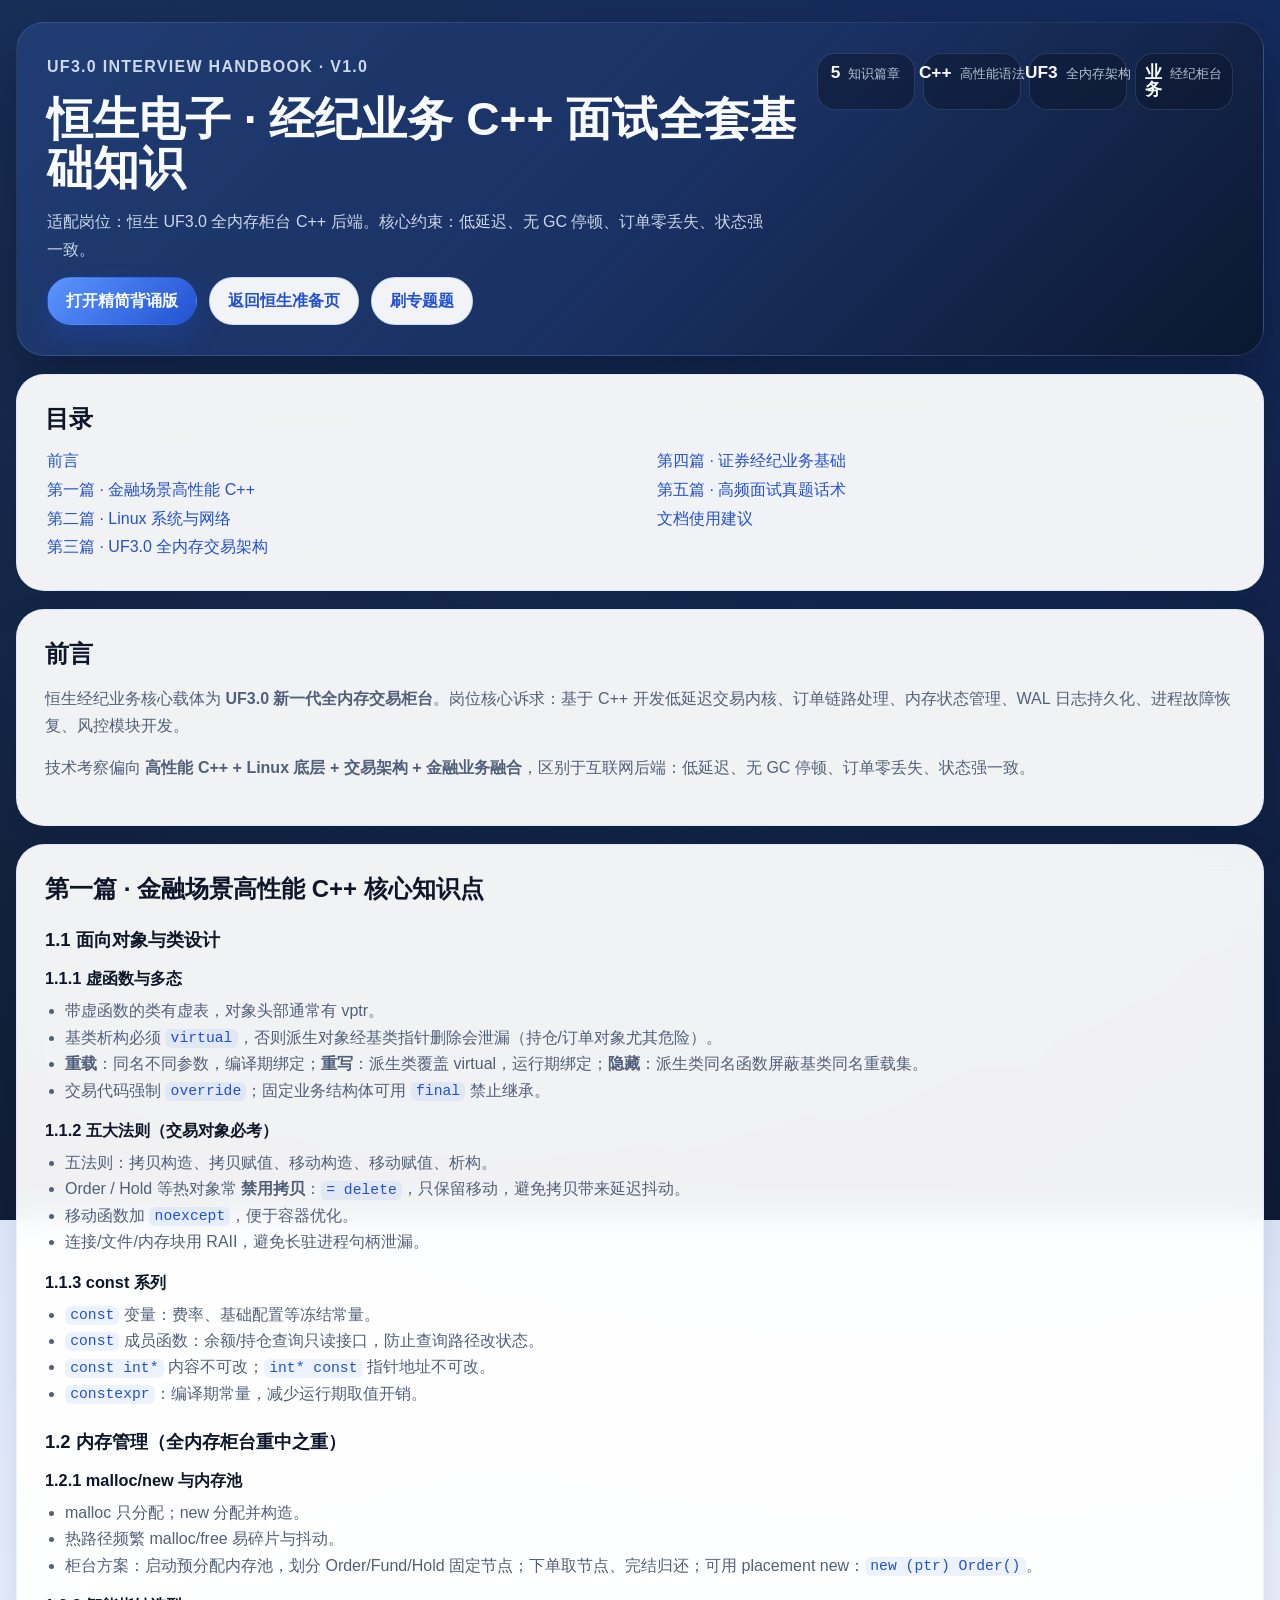
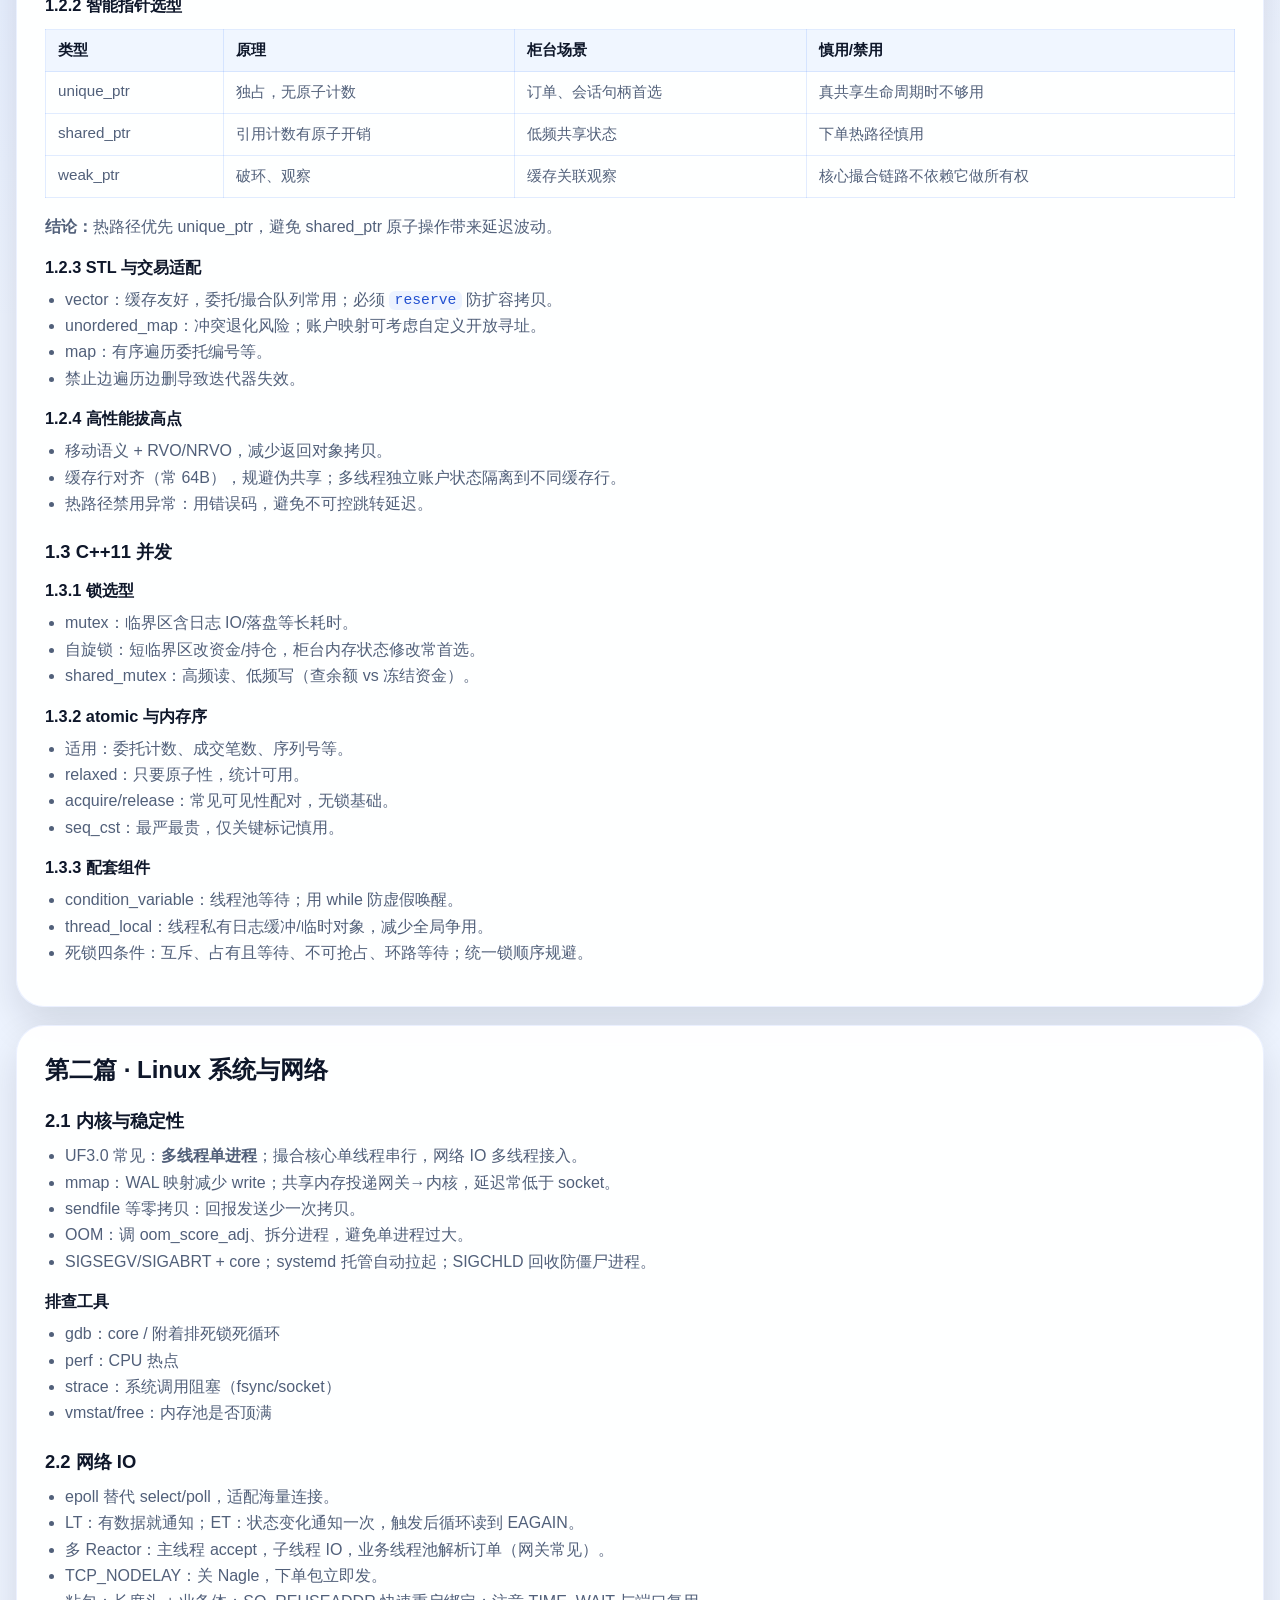
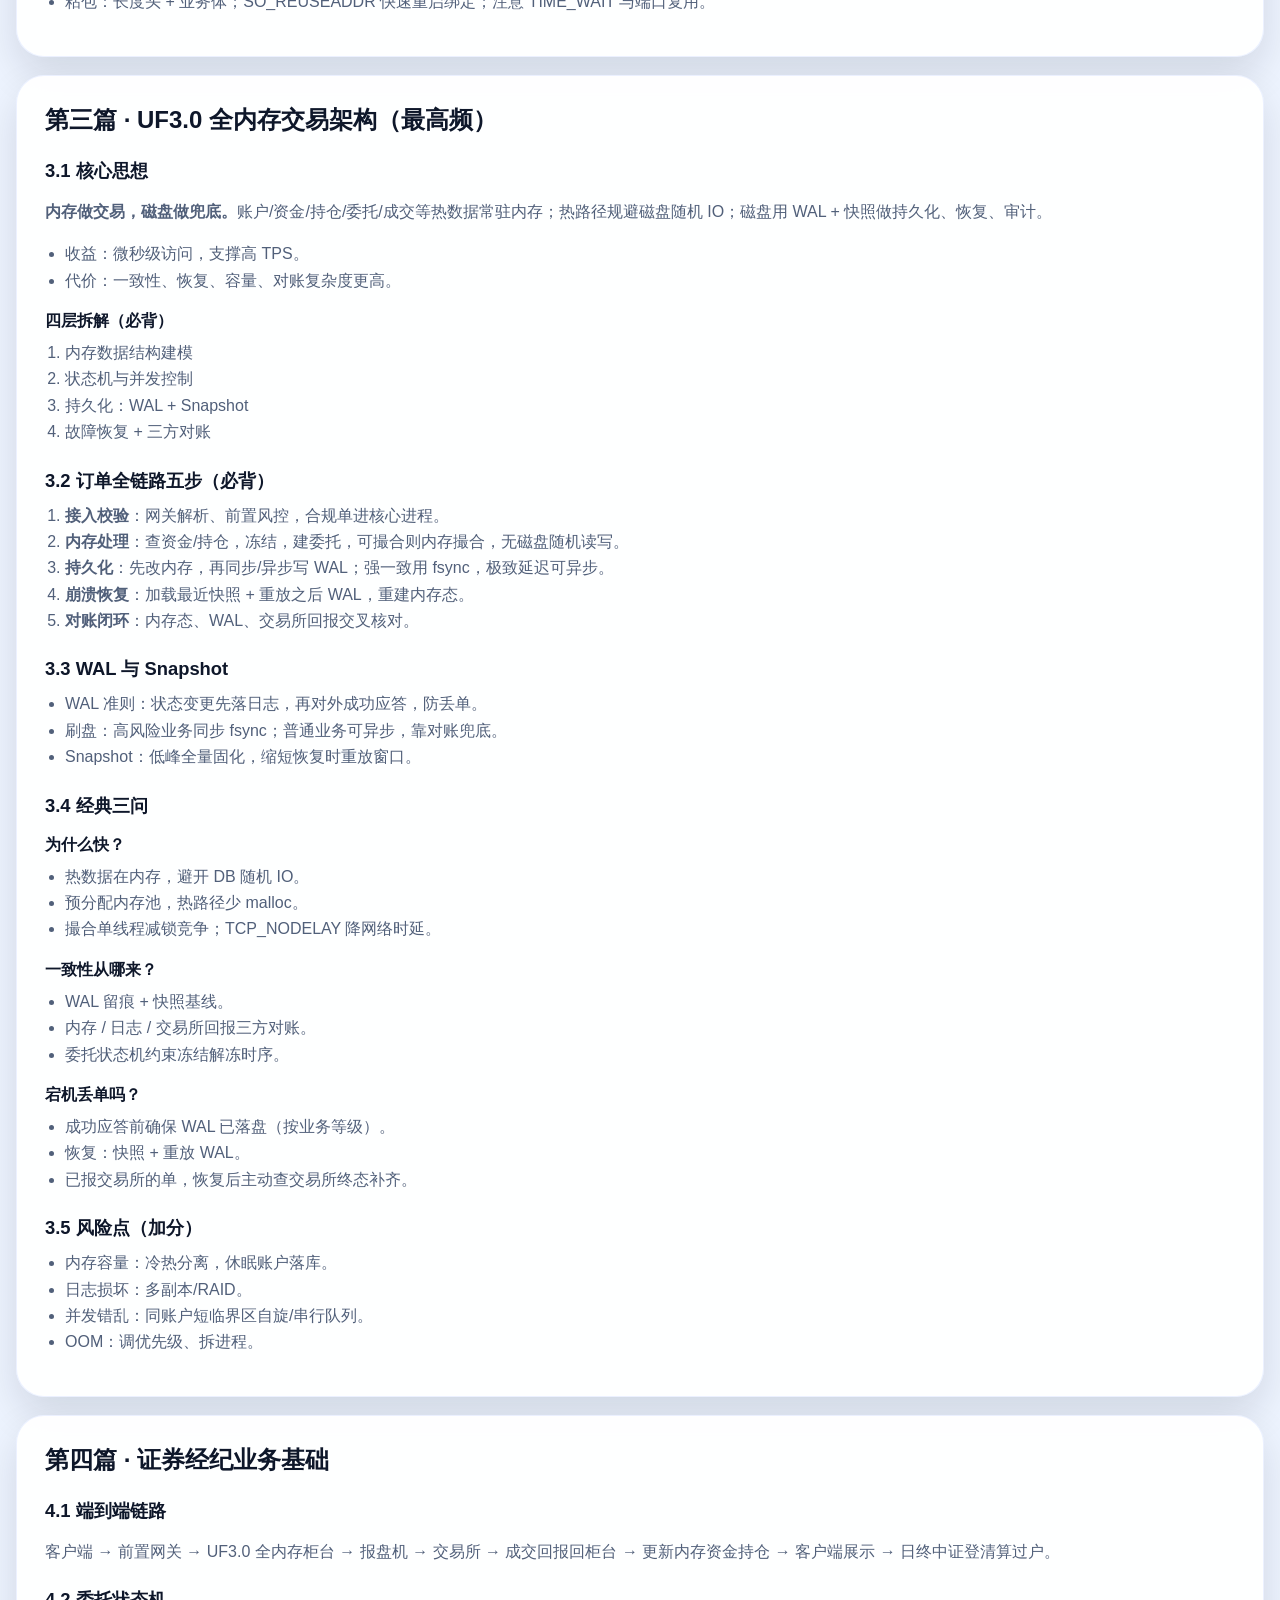
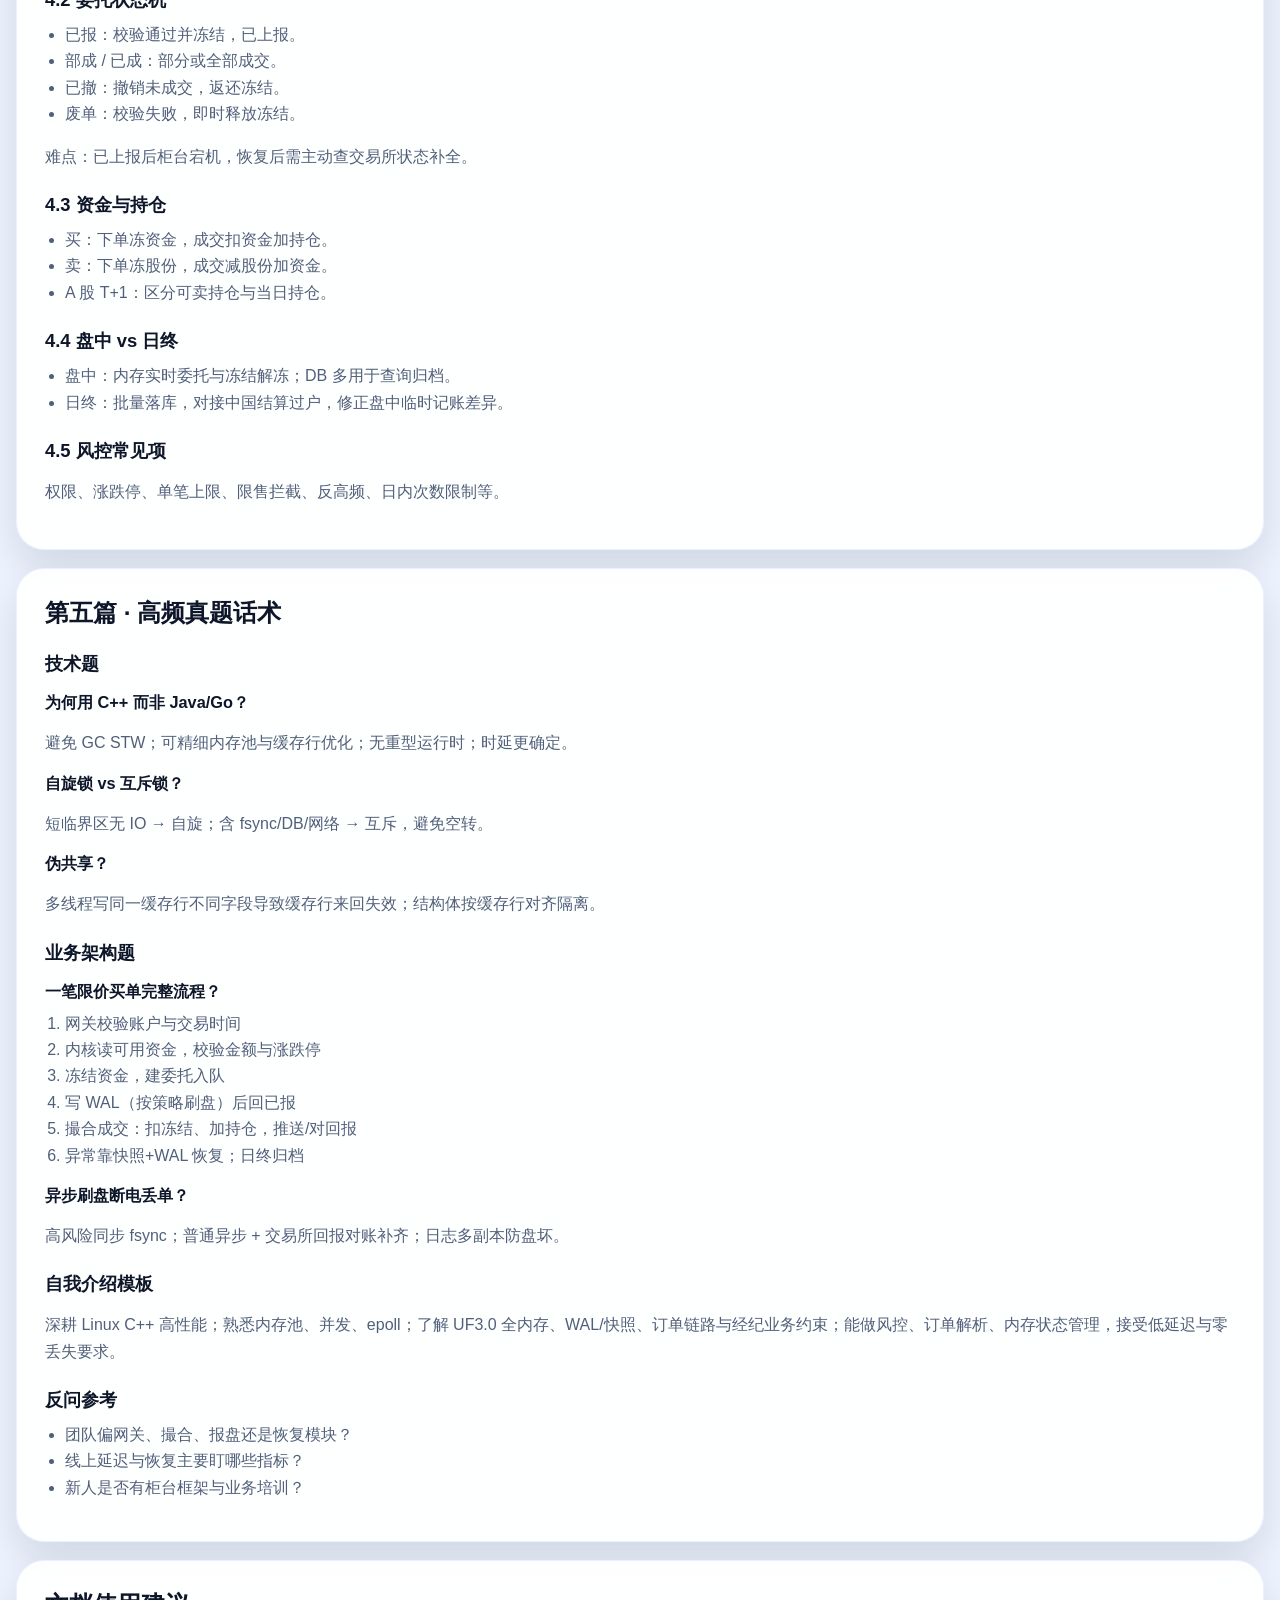
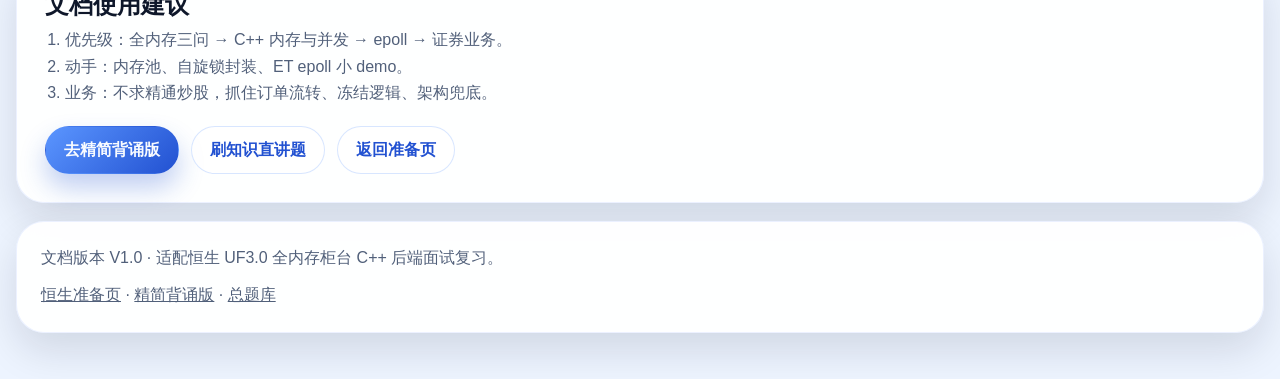
<file: docs/hundsun-uf3-guide.html>
<!DOCTYPE html>
<html lang="zh-CN">

<head>
  <meta charset="UTF-8" />
  <meta name="viewport" content="width=device-width, initial-scale=1.0" />
  <title>恒生UF3.0全内存柜台 · 面试全套基础知识</title>
  <meta name="description" content="恒生经纪业务 UF3.0 全内存柜台 C++ 后端面试基础知识：高性能 C++、Linux/网络、全内存架构、证券业务、高频真题。" />
  <link rel="stylesheet" href="./style.css" />
</head>

<body class="hundsun-page guide-page">
  <main class="app-shell">
    <section class="hero hero-showcase hundsun-hero">
      <div class="hero-copy">
        <p class="eyebrow">UF3.0 Interview Handbook · V1.0</p>
        <h1>恒生电子 · 经纪业务 C++ 面试全套基础知识</h1>
        <p>适配岗位：恒生 UF3.0 全内存柜台 C++ 后端。核心约束：低延迟、无 GC 停顿、订单零丢失、状态强一致。</p>
        <div class="hero-actions">
          <a class="primary-button" href="./hundsun-uf3-memo.html">打开精简背诵版</a>
          <a class="secondary-button" href="./hundsun.html">返回恒生准备页</a>
          <a class="secondary-button" href="./index.html?company=hundsun">刷专题题</a>
        </div>
      </div>
      <div class="hero-stats">
        <div class="stat-card"><strong>5</strong><span>知识篇章</span></div>
        <div class="stat-card"><strong>C++</strong><span>高性能语法</span></div>
        <div class="stat-card"><strong>UF3</strong><span>全内存架构</span></div>
        <div class="stat-card"><strong>业务</strong><span>经纪柜台</span></div>
      </div>
    </section>

    <nav class="hundsun-panel guide-toc">
      <h2>目录</h2>
      <ol>
        <li><a href="#preface">前言</a></li>
        <li><a href="#cpp">第一篇 · 金融场景高性能 C++</a></li>
        <li><a href="#linux">第二篇 · Linux 系统与网络</a></li>
        <li><a href="#arch">第三篇 · UF3.0 全内存交易架构</a></li>
        <li><a href="#biz">第四篇 · 证券经纪业务基础</a></li>
        <li><a href="#qa">第五篇 · 高频面试真题话术</a></li>
        <li><a href="#tips">文档使用建议</a></li>
      </ol>
    </nav>

    <article class="hundsun-panel guide-article" id="preface">
      <h2>前言</h2>
      <p>恒生经纪业务核心载体为 <strong>UF3.0 新一代全内存交易柜台</strong>。岗位核心诉求：基于 C++ 开发低延迟交易内核、订单链路处理、内存状态管理、WAL 日志持久化、进程故障恢复、风控模块开发。</p>
      <p>技术考察偏向 <strong>高性能 C++ + Linux 底层 + 交易架构 + 金融业务融合</strong>，区别于互联网后端：低延迟、无 GC 停顿、订单零丢失、状态强一致。</p>
    </article>

    <article class="hundsun-panel guide-article" id="cpp">
      <h2>第一篇 · 金融场景高性能 C++ 核心知识点</h2>

      <h3>1.1 面向对象与类设计</h3>
      <h4>1.1.1 虚函数与多态</h4>
      <ul>
        <li>带虚函数的类有虚表，对象头部通常有 vptr。</li>
        <li>基类析构必须 <code>virtual</code>，否则派生对象经基类指针删除会泄漏（持仓/订单对象尤其危险）。</li>
        <li><strong>重载</strong>：同名不同参数，编译期绑定；<strong>重写</strong>：派生类覆盖 virtual，运行期绑定；<strong>隐藏</strong>：派生类同名函数屏蔽基类同名重载集。</li>
        <li>交易代码强制 <code>override</code>；固定业务结构体可用 <code>final</code> 禁止继承。</li>
      </ul>

      <h4>1.1.2 五大法则（交易对象必考）</h4>
      <ul>
        <li>五法则：拷贝构造、拷贝赋值、移动构造、移动赋值、析构。</li>
        <li>Order / Hold 等热对象常 <strong>禁用拷贝</strong>：<code>= delete</code>，只保留移动，避免拷贝带来延迟抖动。</li>
        <li>移动函数加 <code>noexcept</code>，便于容器优化。</li>
        <li>连接/文件/内存块用 RAII，避免长驻进程句柄泄漏。</li>
      </ul>

      <h4>1.1.3 const 系列</h4>
      <ul>
        <li><code>const</code> 变量：费率、基础配置等冻结常量。</li>
        <li><code>const</code> 成员函数：余额/持仓查询只读接口，防止查询路径改状态。</li>
        <li><code>const int*</code> 内容不可改；<code>int* const</code> 指针地址不可改。</li>
        <li><code>constexpr</code>：编译期常量，减少运行期取值开销。</li>
      </ul>

      <h3>1.2 内存管理（全内存柜台重中之重）</h3>
      <h4>1.2.1 malloc/new 与内存池</h4>
      <ul>
        <li>malloc 只分配；new 分配并构造。</li>
        <li>热路径频繁 malloc/free 易碎片与抖动。</li>
        <li>柜台方案：启动预分配内存池，划分 Order/Fund/Hold 固定节点；下单取节点、完结归还；可用 placement new：<code>new (ptr) Order()</code>。</li>
      </ul>

      <h4>1.2.2 智能指针选型</h4>
      <div class="guide-table-wrap">
        <table class="guide-table">
          <thead>
            <tr>
              <th>类型</th>
              <th>原理</th>
              <th>柜台场景</th>
              <th>慎用/禁用</th>
            </tr>
          </thead>
          <tbody>
            <tr>
              <td>unique_ptr</td>
              <td>独占，无原子计数</td>
              <td>订单、会话句柄首选</td>
              <td>真共享生命周期时不够用</td>
            </tr>
            <tr>
              <td>shared_ptr</td>
              <td>引用计数有原子开销</td>
              <td>低频共享状态</td>
              <td>下单热路径慎用</td>
            </tr>
            <tr>
              <td>weak_ptr</td>
              <td>破环、观察</td>
              <td>缓存关联观察</td>
              <td>核心撮合链路不依赖它做所有权</td>
            </tr>
          </tbody>
        </table>
      </div>
      <p><strong>结论：</strong>热路径优先 unique_ptr，避免 shared_ptr 原子操作带来延迟波动。</p>

      <h4>1.2.3 STL 与交易适配</h4>
      <ul>
        <li>vector：缓存友好，委托/撮合队列常用；必须 <code>reserve</code> 防扩容拷贝。</li>
        <li>unordered_map：冲突退化风险；账户映射可考虑自定义开放寻址。</li>
        <li>map：有序遍历委托编号等。</li>
        <li>禁止边遍历边删导致迭代器失效。</li>
      </ul>

      <h4>1.2.4 高性能拔高点</h4>
      <ul>
        <li>移动语义 + RVO/NRVO，减少返回对象拷贝。</li>
        <li>缓存行对齐（常 64B），规避伪共享；多线程独立账户状态隔离到不同缓存行。</li>
        <li>热路径禁用异常：用错误码，避免不可控跳转延迟。</li>
      </ul>

      <h3>1.3 C++11 并发</h3>
      <h4>1.3.1 锁选型</h4>
      <ul>
        <li>mutex：临界区含日志 IO/落盘等长耗时。</li>
        <li>自旋锁：短临界区改资金/持仓，柜台内存状态修改常首选。</li>
        <li>shared_mutex：高频读、低频写（查余额 vs 冻结资金）。</li>
      </ul>
      <h4>1.3.2 atomic 与内存序</h4>
      <ul>
        <li>适用：委托计数、成交笔数、序列号等。</li>
        <li>relaxed：只要原子性，统计可用。</li>
        <li>acquire/release：常见可见性配对，无锁基础。</li>
        <li>seq_cst：最严最贵，仅关键标记慎用。</li>
      </ul>
      <h4>1.3.3 配套组件</h4>
      <ul>
        <li>condition_variable：线程池等待；用 while 防虚假唤醒。</li>
        <li>thread_local：线程私有日志缓冲/临时对象，减少全局争用。</li>
        <li>死锁四条件：互斥、占有且等待、不可抢占、环路等待；统一锁顺序规避。</li>
      </ul>
    </article>

    <article class="hundsun-panel guide-article" id="linux">
      <h2>第二篇 · Linux 系统与网络</h2>

      <h3>2.1 内核与稳定性</h3>
      <ul>
        <li>UF3.0 常见：<strong>多线程单进程</strong>；撮合核心单线程串行，网络 IO 多线程接入。</li>
        <li>mmap：WAL 映射减少 write；共享内存投递网关→内核，延迟常低于 socket。</li>
        <li>sendfile 等零拷贝：回报发送少一次拷贝。</li>
        <li>OOM：调 oom_score_adj、拆分进程，避免单进程过大。</li>
        <li>SIGSEGV/SIGABRT + core；systemd 托管自动拉起；SIGCHLD 回收防僵尸进程。</li>
      </ul>
      <h4>排查工具</h4>
      <ul>
        <li>gdb：core / 附着排死锁死循环</li>
        <li>perf：CPU 热点</li>
        <li>strace：系统调用阻塞（fsync/socket）</li>
        <li>vmstat/free：内存池是否顶满</li>
      </ul>

      <h3>2.2 网络 IO</h3>
      <ul>
        <li>epoll 替代 select/poll，适配海量连接。</li>
        <li>LT：有数据就通知；ET：状态变化通知一次，触发后循环读到 EAGAIN。</li>
        <li>多 Reactor：主线程 accept，子线程 IO，业务线程池解析订单（网关常见）。</li>
        <li>TCP_NODELAY：关 Nagle，下单包立即发。</li>
        <li>粘包：长度头 + 业务体；SO_REUSEADDR 快速重启绑定；注意 TIME_WAIT 与端口复用。</li>
      </ul>
    </article>

    <article class="hundsun-panel guide-article" id="arch">
      <h2>第三篇 · UF3.0 全内存交易架构（最高频）</h2>

      <h3>3.1 核心思想</h3>
      <p><strong>内存做交易，磁盘做兜底。</strong>账户/资金/持仓/委托/成交等热数据常驻内存；热路径规避磁盘随机 IO；磁盘用 WAL + 快照做持久化、恢复、审计。</p>
      <ul>
        <li>收益：微秒级访问，支撑高 TPS。</li>
        <li>代价：一致性、恢复、容量、对账复杂度更高。</li>
      </ul>
      <h4>四层拆解（必背）</h4>
      <ol>
        <li>内存数据结构建模</li>
        <li>状态机与并发控制</li>
        <li>持久化：WAL + Snapshot</li>
        <li>故障恢复 + 三方对账</li>
      </ol>

      <h3>3.2 订单全链路五步（必背）</h3>
      <ol>
        <li><strong>接入校验</strong>：网关解析、前置风控，合规单进核心进程。</li>
        <li><strong>内存处理</strong>：查资金/持仓，冻结，建委托，可撮合则内存撮合，无磁盘随机读写。</li>
        <li><strong>持久化</strong>：先改内存，再同步/异步写 WAL；强一致用 fsync，极致延迟可异步。</li>
        <li><strong>崩溃恢复</strong>：加载最近快照 + 重放之后 WAL，重建内存态。</li>
        <li><strong>对账闭环</strong>：内存态、WAL、交易所回报交叉核对。</li>
      </ol>

      <h3>3.3 WAL 与 Snapshot</h3>
      <ul>
        <li>WAL 准则：状态变更先落日志，再对外成功应答，防丢单。</li>
        <li>刷盘：高风险业务同步 fsync；普通业务可异步，靠对账兜底。</li>
        <li>Snapshot：低峰全量固化，缩短恢复时重放窗口。</li>
      </ul>

      <h3>3.4 经典三问</h3>
      <h4>为什么快？</h4>
      <ul>
        <li>热数据在内存，避开 DB 随机 IO。</li>
        <li>预分配内存池，热路径少 malloc。</li>
        <li>撮合单线程减锁竞争；TCP_NODELAY 降网络时延。</li>
      </ul>
      <h4>一致性从哪来？</h4>
      <ul>
        <li>WAL 留痕 + 快照基线。</li>
        <li>内存 / 日志 / 交易所回报三方对账。</li>
        <li>委托状态机约束冻结解冻时序。</li>
      </ul>
      <h4>宕机丢单吗？</h4>
      <ul>
        <li>成功应答前确保 WAL 已落盘（按业务等级）。</li>
        <li>恢复：快照 + 重放 WAL。</li>
        <li>已报交易所的单，恢复后主动查交易所终态补齐。</li>
      </ul>

      <h3>3.5 风险点（加分）</h3>
      <ul>
        <li>内存容量：冷热分离，休眠账户落库。</li>
        <li>日志损坏：多副本/RAID。</li>
        <li>并发错乱：同账户短临界区自旋/串行队列。</li>
        <li>OOM：调优先级、拆进程。</li>
      </ul>
    </article>

    <article class="hundsun-panel guide-article" id="biz">
      <h2>第四篇 · 证券经纪业务基础</h2>

      <h3>4.1 端到端链路</h3>
      <p>客户端 → 前置网关 → UF3.0 全内存柜台 → 报盘机 → 交易所 → 成交回报回柜台 → 更新内存资金持仓 → 客户端展示 → 日终中证登清算过户。</p>

      <h3>4.2 委托状态机</h3>
      <ul>
        <li>已报：校验通过并冻结，已上报。</li>
        <li>部成 / 已成：部分或全部成交。</li>
        <li>已撤：撤销未成交，返还冻结。</li>
        <li>废单：校验失败，即时释放冻结。</li>
      </ul>
      <p>难点：已上报后柜台宕机，恢复后需主动查交易所状态补全。</p>

      <h3>4.3 资金与持仓</h3>
      <ul>
        <li>买：下单冻资金，成交扣资金加持仓。</li>
        <li>卖：下单冻股份，成交减股份加资金。</li>
        <li>A 股 T+1：区分可卖持仓与当日持仓。</li>
      </ul>

      <h3>4.4 盘中 vs 日终</h3>
      <ul>
        <li>盘中：内存实时委托与冻结解冻；DB 多用于查询归档。</li>
        <li>日终：批量落库，对接中国结算过户，修正盘中临时记账差异。</li>
      </ul>

      <h3>4.5 风控常见项</h3>
      <p>权限、涨跌停、单笔上限、限售拦截、反高频、日内次数限制等。</p>
    </article>

    <article class="hundsun-panel guide-article" id="qa">
      <h2>第五篇 · 高频真题话术</h2>

      <h3>技术题</h3>
      <h4>为何用 C++ 而非 Java/Go？</h4>
      <p>避免 GC STW；可精细内存池与缓存行优化；无重型运行时；时延更确定。</p>
      <h4>自旋锁 vs 互斥锁？</h4>
      <p>短临界区无 IO → 自旋；含 fsync/DB/网络 → 互斥，避免空转。</p>
      <h4>伪共享？</h4>
      <p>多线程写同一缓存行不同字段导致缓存行来回失效；结构体按缓存行对齐隔离。</p>

      <h3>业务架构题</h3>
      <h4>一笔限价买单完整流程？</h4>
      <ol>
        <li>网关校验账户与交易时间</li>
        <li>内核读可用资金，校验金额与涨跌停</li>
        <li>冻结资金，建委托入队</li>
        <li>写 WAL（按策略刷盘）后回已报</li>
        <li>撮合成交：扣冻结、加持仓，推送/对回报</li>
        <li>异常靠快照+WAL 恢复；日终归档</li>
      </ol>
      <h4>异步刷盘断电丢单？</h4>
      <p>高风险同步 fsync；普通异步 + 交易所回报对账补齐；日志多副本防盘坏。</p>

      <h3>自我介绍模板</h3>
      <p>深耕 Linux C++ 高性能；熟悉内存池、并发、epoll；了解 UF3.0 全内存、WAL/快照、订单链路与经纪业务约束；能做风控、订单解析、内存状态管理，接受低延迟与零丢失要求。</p>

      <h3>反问参考</h3>
      <ul>
        <li>团队偏网关、撮合、报盘还是恢复模块？</li>
        <li>线上延迟与恢复主要盯哪些指标？</li>
        <li>新人是否有柜台框架与业务培训？</li>
      </ul>
    </article>

    <article class="hundsun-panel guide-article" id="tips">
      <h2>文档使用建议</h2>
      <ol>
        <li>优先级：全内存三问 → C++ 内存与并发 → epoll → 证券业务。</li>
        <li>动手：内存池、自旋锁封装、ET epoll 小 demo。</li>
        <li>业务：不求精通炒股，抓住订单流转、冻结逻辑、架构兜底。</li>
      </ol>
      <div class="hero-actions hundsun-inline-actions">
        <a class="primary-button" href="./hundsun-uf3-memo.html">去精简背诵版</a>
        <a class="secondary-button" href="./index.html?company=hundsun&category=%E6%81%92%E7%94%9F%20%2F%20%E7%9F%A5%E8%AF%86%E7%9B%B4%E8%AE%B2">刷知识直讲题</a>
        <a class="secondary-button" href="./hundsun.html">返回准备页</a>
      </div>
    </article>

    <footer class="site-footer">
      <p>文档版本 V1.0 · 适配恒生 UF3.0 全内存柜台 C++ 后端面试复习。</p>
      <p><a href="./hundsun.html">恒生准备页</a> · <a href="./hundsun-uf3-memo.html">精简背诵版</a> · <a href="./index.html">总题库</a></p>
    </footer>
  </main>
</body>

</html>
</file>
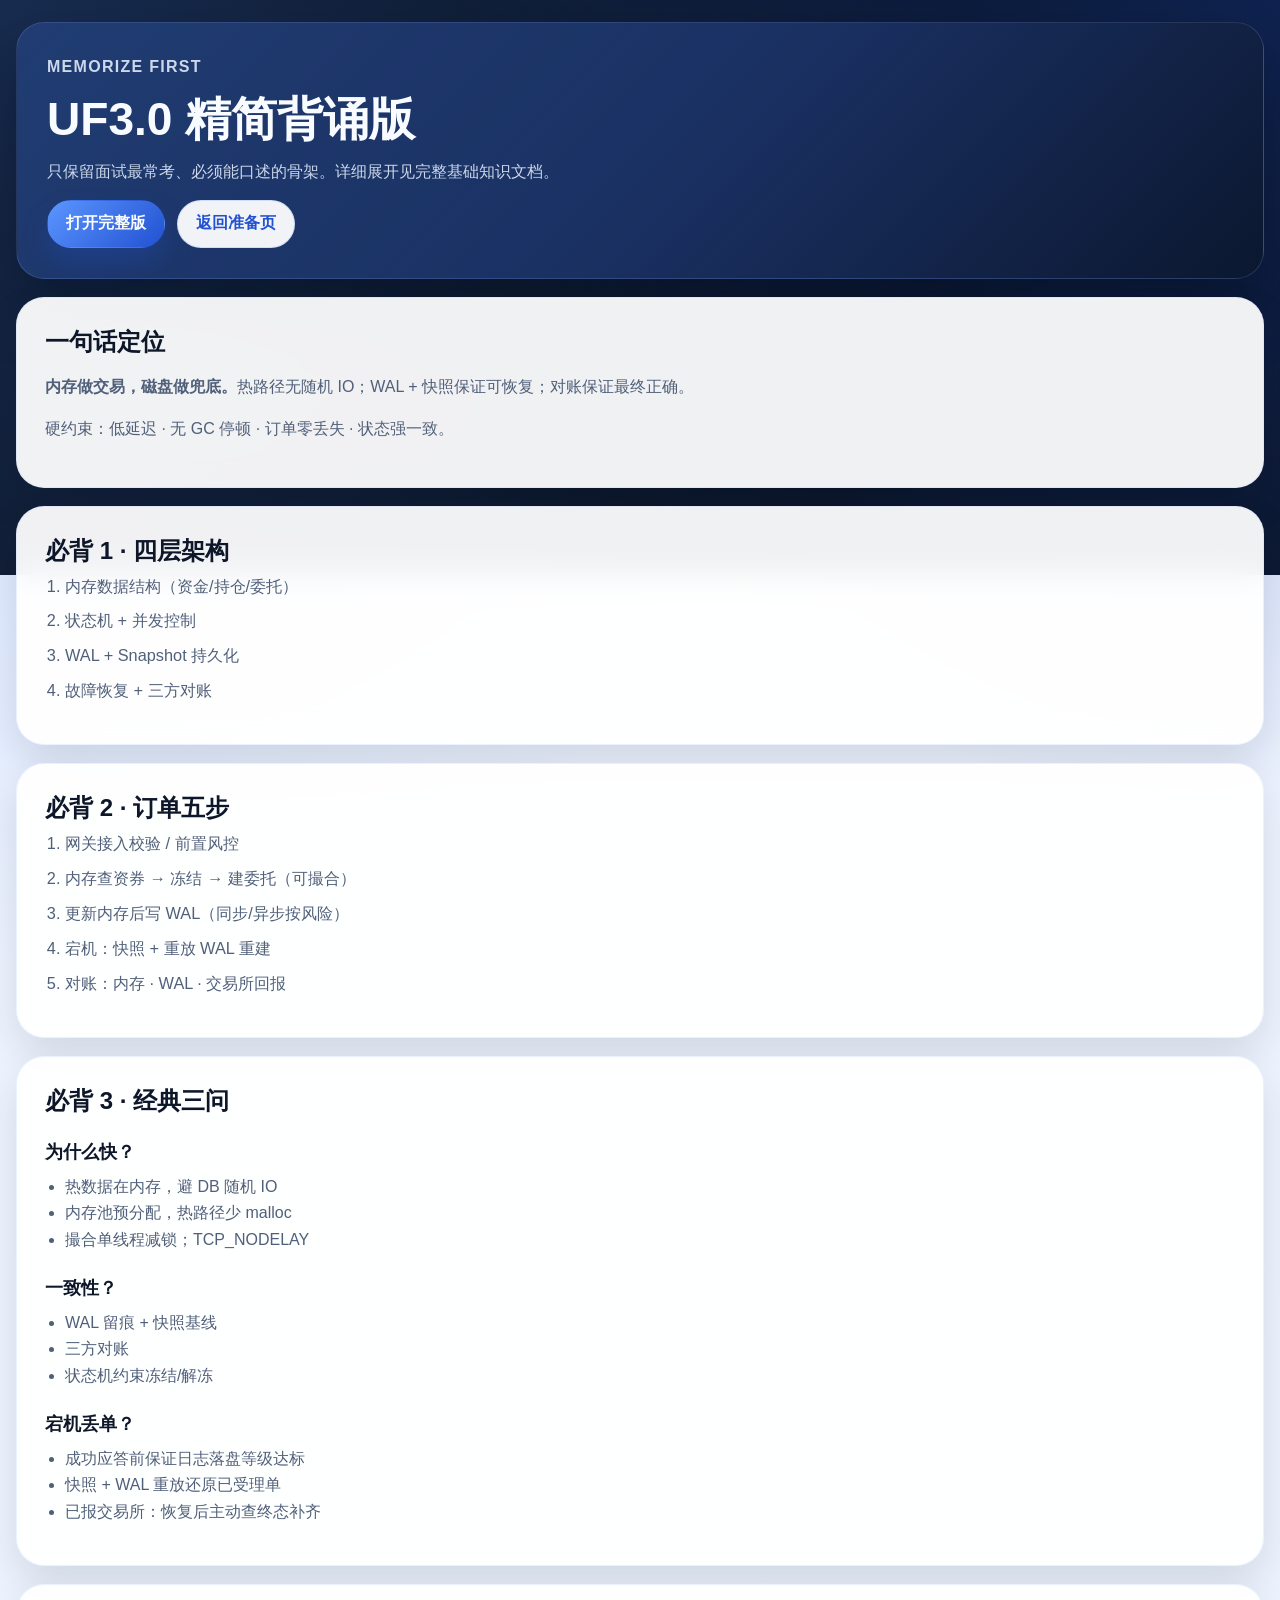
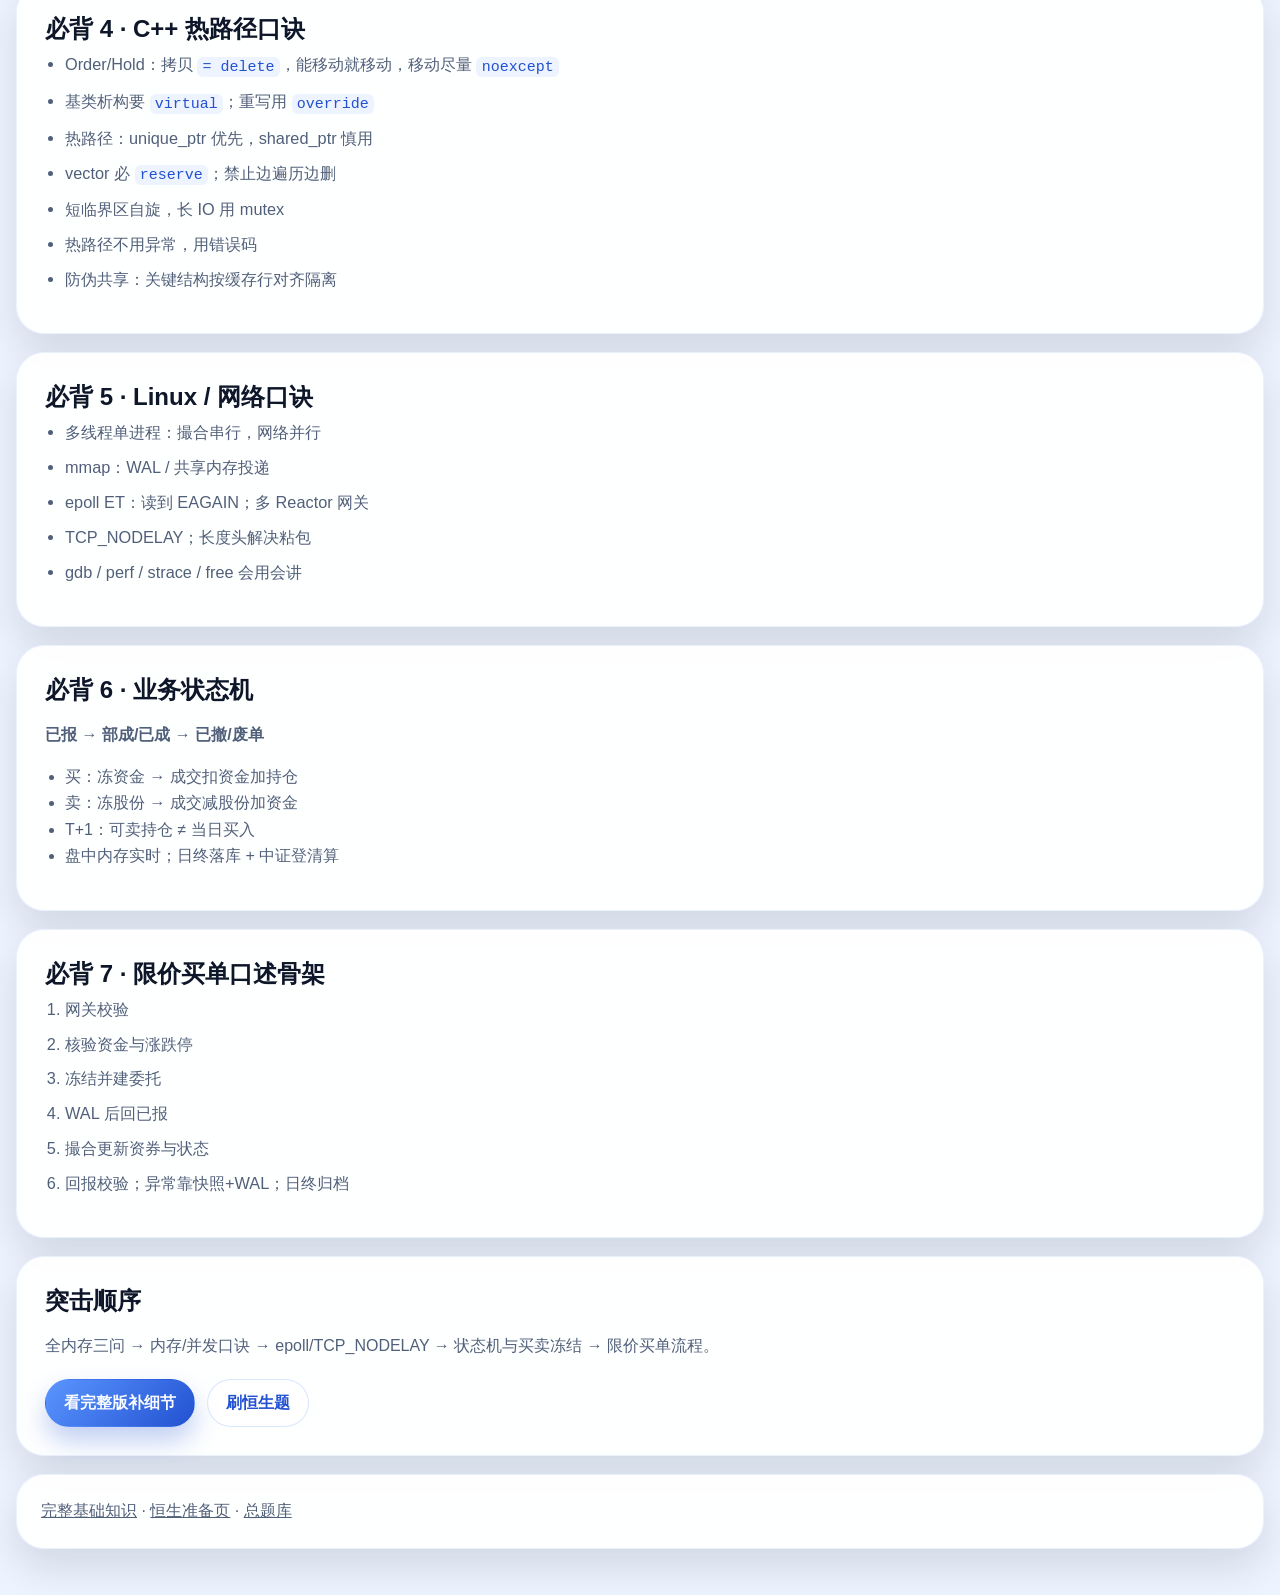
<file: docs/hundsun-uf3-memo.html>
<!DOCTYPE html>
<html lang="zh-CN">

<head>
  <meta charset="UTF-8" />
  <meta name="viewport" content="width=device-width, initial-scale=1.0" />
  <title>恒生UF3.0 · 精简背诵版</title>
  <meta name="description" content="恒生 UF3.0 全内存柜台面试精简背诵：四层架构、五步链路、经典三问、锁选型、状态机、限价买单流程。" />
  <link rel="stylesheet" href="./style.css" />
</head>

<body class="hundsun-page guide-page">
  <main class="app-shell">
    <section class="hero hero-showcase hundsun-hero">
      <div class="hero-copy">
        <p class="eyebrow">Memorize First</p>
        <h1>UF3.0 精简背诵版</h1>
        <p>只保留面试最常考、必须能口述的骨架。详细展开见完整基础知识文档。</p>
        <div class="hero-actions">
          <a class="primary-button" href="./hundsun-uf3-guide.html">打开完整版</a>
          <a class="secondary-button" href="./hundsun.html">返回准备页</a>
        </div>
      </div>
    </section>

    <article class="hundsun-panel guide-article">
      <h2>一句话定位</h2>
      <p><strong>内存做交易，磁盘做兜底。</strong>热路径无随机 IO；WAL + 快照保证可恢复；对账保证最终正确。</p>
      <p>硬约束：低延迟 · 无 GC 停顿 · 订单零丢失 · 状态强一致。</p>
    </article>

    <article class="hundsun-panel guide-article">
      <h2>必背 1 · 四层架构</h2>
      <ol class="memo-list">
        <li>内存数据结构（资金/持仓/委托）</li>
        <li>状态机 + 并发控制</li>
        <li>WAL + Snapshot 持久化</li>
        <li>故障恢复 + 三方对账</li>
      </ol>
    </article>

    <article class="hundsun-panel guide-article">
      <h2>必背 2 · 订单五步</h2>
      <ol class="memo-list">
        <li>网关接入校验 / 前置风控</li>
        <li>内存查资券 → 冻结 → 建委托（可撮合）</li>
        <li>更新内存后写 WAL（同步/异步按风险）</li>
        <li>宕机：快照 + 重放 WAL 重建</li>
        <li>对账：内存 · WAL · 交易所回报</li>
      </ol>
    </article>

    <article class="hundsun-panel guide-article">
      <h2>必背 3 · 经典三问</h2>
      <h3>为什么快？</h3>
      <ul>
        <li>热数据在内存，避 DB 随机 IO</li>
        <li>内存池预分配，热路径少 malloc</li>
        <li>撮合单线程减锁；TCP_NODELAY</li>
      </ul>
      <h3>一致性？</h3>
      <ul>
        <li>WAL 留痕 + 快照基线</li>
        <li>三方对账</li>
        <li>状态机约束冻结/解冻</li>
      </ul>
      <h3>宕机丢单？</h3>
      <ul>
        <li>成功应答前保证日志落盘等级达标</li>
        <li>快照 + WAL 重放还原已受理单</li>
        <li>已报交易所：恢复后主动查终态补齐</li>
      </ul>
    </article>

    <article class="hundsun-panel guide-article">
      <h2>必背 4 · C++ 热路径口诀</h2>
      <ul class="memo-list">
        <li>Order/Hold：拷贝 <code>= delete</code>，能移动就移动，移动尽量 <code>noexcept</code></li>
        <li>基类析构要 <code>virtual</code>；重写用 <code>override</code></li>
        <li>热路径：unique_ptr 优先，shared_ptr 慎用</li>
        <li>vector 必 <code>reserve</code>；禁止边遍历边删</li>
        <li>短临界区自旋，长 IO 用 mutex</li>
        <li>热路径不用异常，用错误码</li>
        <li>防伪共享：关键结构按缓存行对齐隔离</li>
      </ul>
    </article>

    <article class="hundsun-panel guide-article">
      <h2>必背 5 · Linux / 网络口诀</h2>
      <ul class="memo-list">
        <li>多线程单进程：撮合串行，网络并行</li>
        <li>mmap：WAL / 共享内存投递</li>
        <li>epoll ET：读到 EAGAIN；多 Reactor 网关</li>
        <li>TCP_NODELAY；长度头解决粘包</li>
        <li>gdb / perf / strace / free 会用会讲</li>
      </ul>
    </article>

    <article class="hundsun-panel guide-article">
      <h2>必背 6 · 业务状态机</h2>
      <p><strong>已报 → 部成/已成 → 已撤/废单</strong></p>
      <ul>
        <li>买：冻资金 → 成交扣资金加持仓</li>
        <li>卖：冻股份 → 成交减股份加资金</li>
        <li>T+1：可卖持仓 ≠ 当日买入</li>
        <li>盘中内存实时；日终落库 + 中证登清算</li>
      </ul>
    </article>

    <article class="hundsun-panel guide-article">
      <h2>必背 7 · 限价买单口述骨架</h2>
      <ol class="memo-list">
        <li>网关校验</li>
        <li>核验资金与涨跌停</li>
        <li>冻结并建委托</li>
        <li>WAL 后回已报</li>
        <li>撮合更新资券与状态</li>
        <li>回报校验；异常靠快照+WAL；日终归档</li>
      </ol>
    </article>

    <article class="hundsun-panel guide-article">
      <h2>突击顺序</h2>
      <p>全内存三问 → 内存/并发口诀 → epoll/TCP_NODELAY → 状态机与买卖冻结 → 限价买单流程。</p>
      <div class="hero-actions hundsun-inline-actions">
        <a class="primary-button" href="./hundsun-uf3-guide.html">看完整版补细节</a>
        <a class="secondary-button" href="./index.html?company=hundsun">刷恒生题</a>
      </div>
    </article>

    <footer class="site-footer">
      <p><a href="./hundsun-uf3-guide.html">完整基础知识</a> · <a href="./hundsun.html">恒生准备页</a> · <a href="./index.html">总题库</a></p>
    </footer>
  </main>
</body>

</html>
</file>
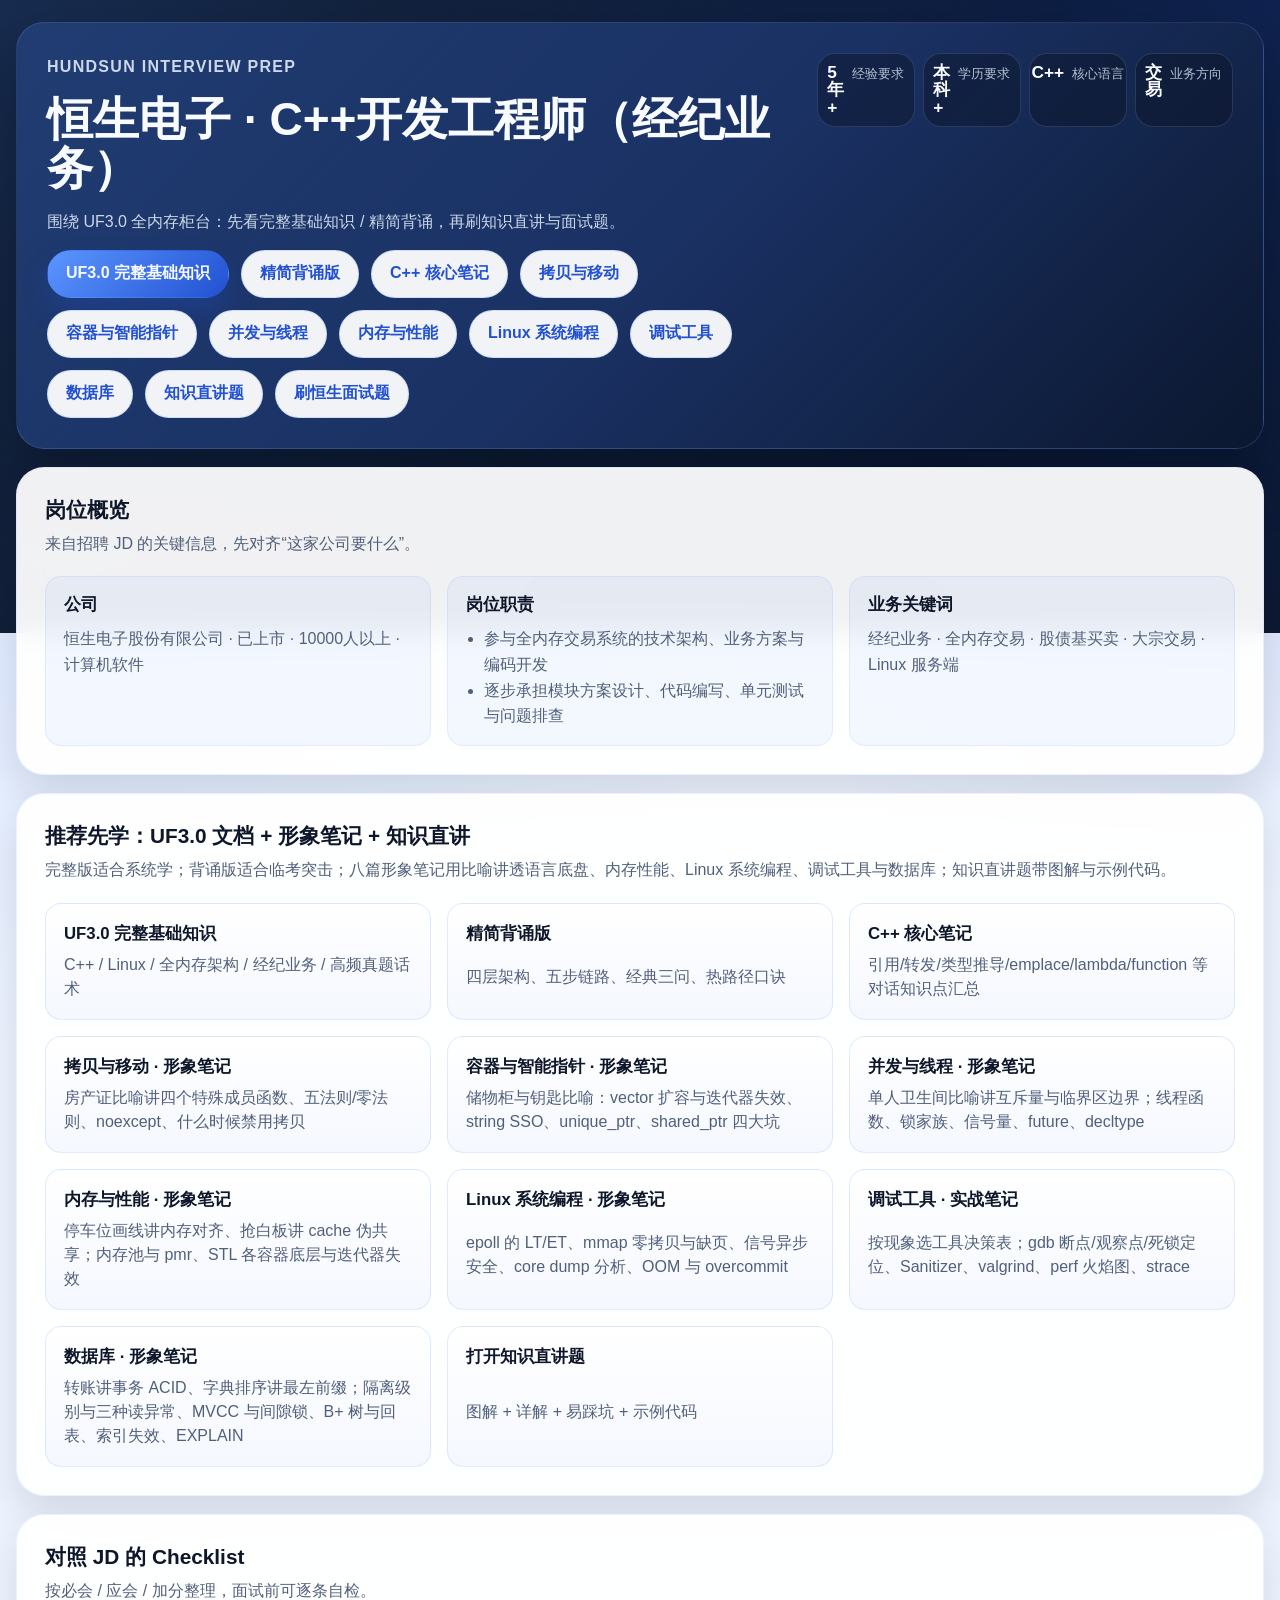
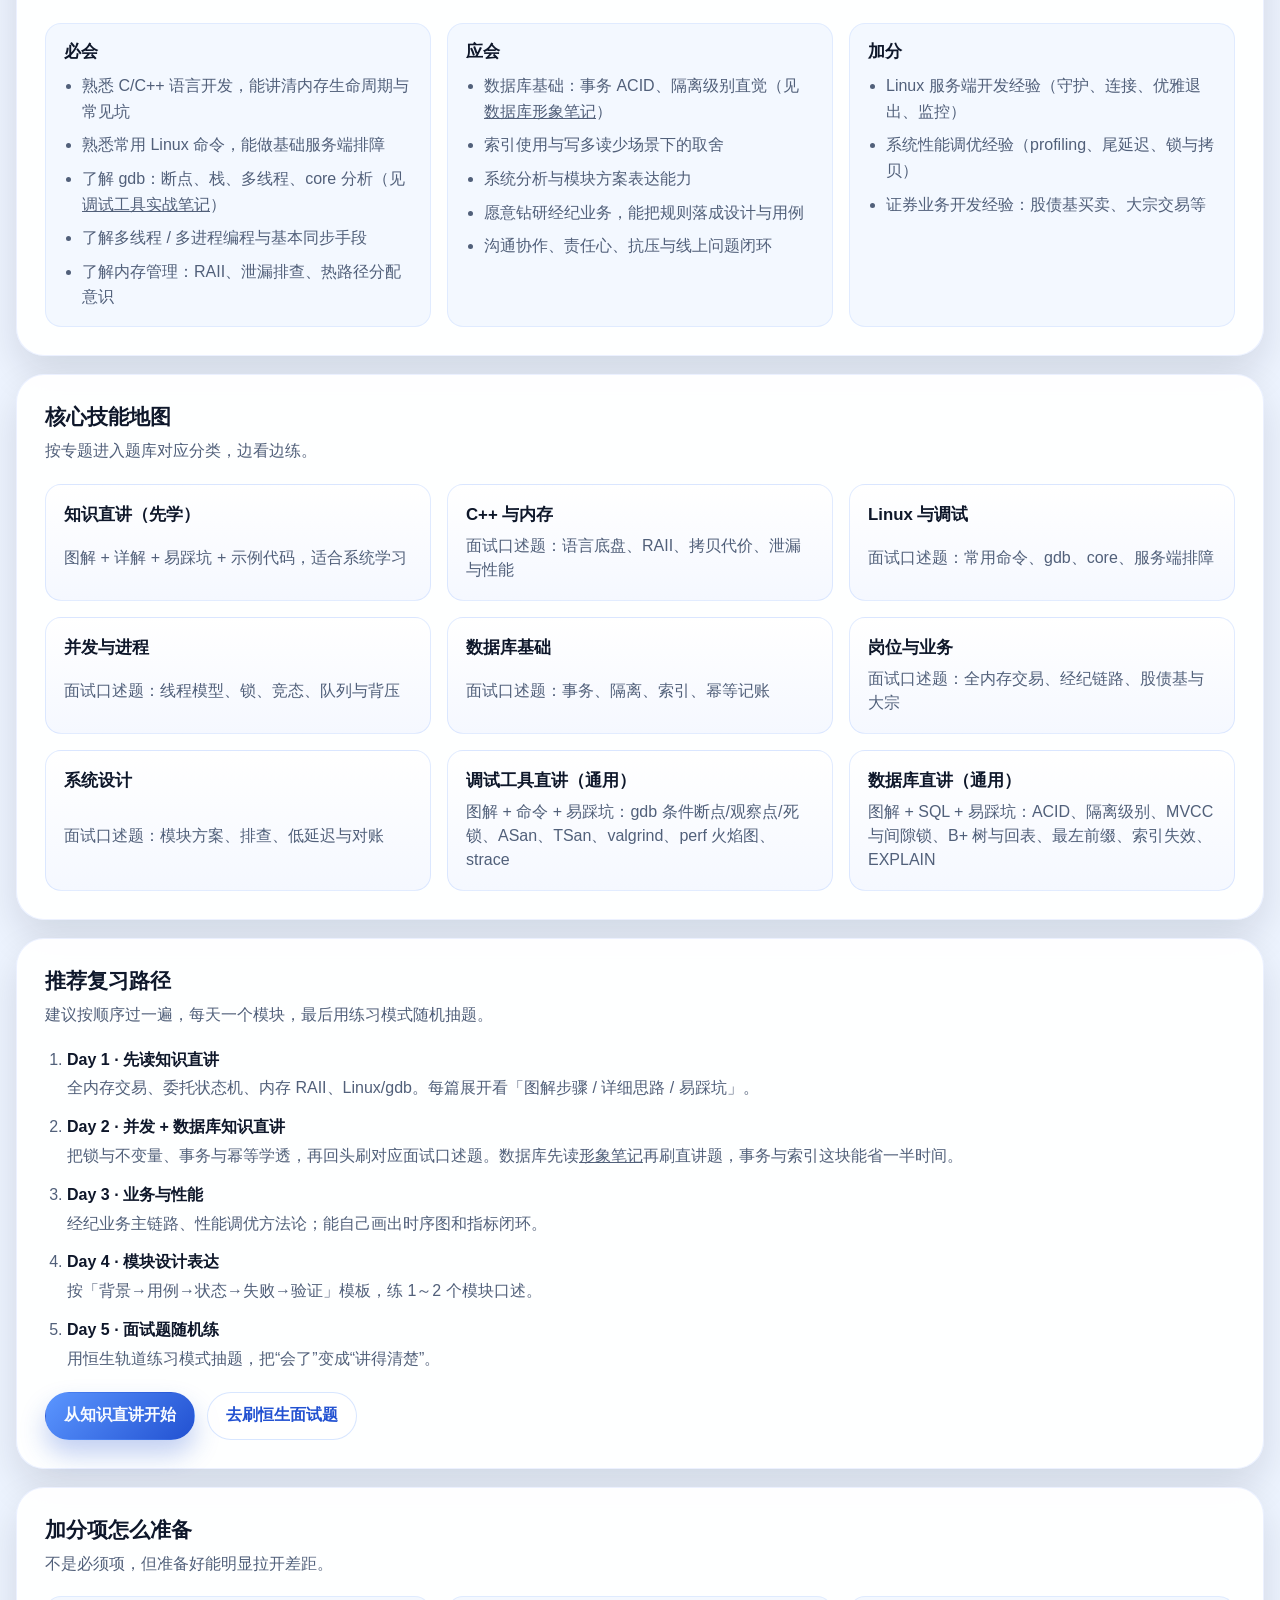
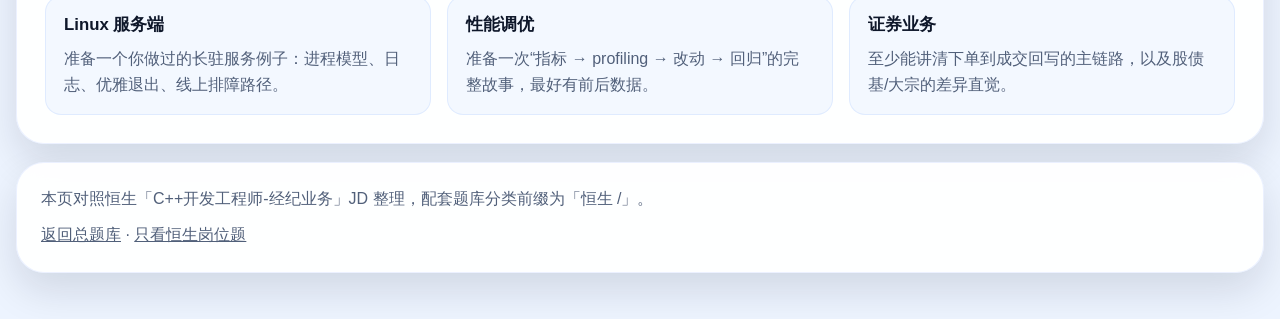
<file: docs/hundsun.html>
<!DOCTYPE html>
<html lang="zh-CN">

<head>
  <meta charset="UTF-8" />
  <meta name="viewport" content="width=device-width, initial-scale=1.0" />
  <title>恒生电子面试准备｜C++开发工程师-经纪业务</title>
  <meta name="description" content="恒生电子经纪业务 C++ 岗面试技能清单、知识储备与复习路径，对照 JD 整理，可跳转专题题库练习。" />
  <link rel="stylesheet" href="./style.css" />
</head>

<body class="hundsun-page">
  <main class="app-shell">
    <section class="hero hero-showcase hundsun-hero">
      <div class="hero-copy">
        <p class="eyebrow">Hundsun Interview Prep</p>
        <h1>恒生电子 · C++开发工程师（经纪业务）</h1>
        <p>围绕 UF3.0 全内存柜台：先看完整基础知识 / 精简背诵，再刷知识直讲与面试题。</p>
        <div class="hero-actions">
          <a class="primary-button" href="./hundsun-uf3-guide.html">UF3.0 完整基础知识</a>
          <a class="secondary-button" href="./hundsun-uf3-memo.html">精简背诵版</a>
          <a class="secondary-button" href="./cpp-modern-notes.html">C++ 核心笔记</a>
          <a class="secondary-button" href="./cpp-value-semantics.html">拷贝与移动</a>
          <a class="secondary-button" href="./cpp-containers-notes.html">容器与智能指针</a>
          <a class="secondary-button" href="./cpp-concurrency-notes.html">并发与线程</a>
          <a class="secondary-button" href="./cpp-memory-perf-notes.html">内存与性能</a>
          <a class="secondary-button" href="./linux-sysprog-notes.html">Linux 系统编程</a>
          <a class="secondary-button" href="./debug-tools-notes.html">调试工具</a>
          <a class="secondary-button" href="./db-notes.html">数据库</a>
          <a class="secondary-button" href="./index.html?company=hundsun&category=%E6%81%92%E7%94%9F%20%2F%20%E7%9F%A5%E8%AF%86%E7%9B%B4%E8%AE%B2">知识直讲题</a>
          <a class="secondary-button" href="./index.html?company=hundsun">刷恒生面试题</a>
        </div>
      </div>
      <div class="hero-stats">
        <div class="stat-card"><strong>5年+</strong><span>经验要求</span></div>
        <div class="stat-card"><strong>本科+</strong><span>学历要求</span></div>
        <div class="stat-card"><strong>C++</strong><span>核心语言</span></div>
        <div class="stat-card"><strong>交易</strong><span>业务方向</span></div>
      </div>
    </section>

    <section class="hundsun-panel">
      <div class="panel-header">
        <div>
          <h2>岗位概览</h2>
          <p>来自招聘 JD 的关键信息，先对齐“这家公司要什么”。</p>
        </div>
      </div>
      <div class="hundsun-meta-grid">
        <article>
          <h3>公司</h3>
          <p>恒生电子股份有限公司 · 已上市 · 10000人以上 · 计算机软件</p>
        </article>
        <article>
          <h3>岗位职责</h3>
          <ul>
            <li>参与全内存交易系统的技术架构、业务方案与编码开发</li>
            <li>逐步承担模块方案设计、代码编写、单元测试与问题排查</li>
          </ul>
        </article>
        <article>
          <h3>业务关键词</h3>
          <p>经纪业务 · 全内存交易 · 股债基买卖 · 大宗交易 · Linux 服务端</p>
        </article>
      </div>
    </section>

    <section class="hundsun-panel" id="knowledge-track">
      <div class="panel-header">
        <div>
          <h2>推荐先学：UF3.0 文档 + 形象笔记 + 知识直讲</h2>
          <p>完整版适合系统学；背诵版适合临考突击；八篇形象笔记用比喻讲透语言底盘、内存性能、Linux 系统编程、调试工具与数据库；知识直讲题带图解与示例代码。</p>
        </div>
      </div>
      <div class="hundsun-skill-grid">
        <a class="hundsun-skill-card" href="./hundsun-uf3-guide.html">
          <strong>UF3.0 完整基础知识</strong>
          <span>C++ / Linux / 全内存架构 / 经纪业务 / 高频真题话术</span>
        </a>
        <a class="hundsun-skill-card" href="./hundsun-uf3-memo.html">
          <strong>精简背诵版</strong>
          <span>四层架构、五步链路、经典三问、热路径口诀</span>
        </a>
        <a class="hundsun-skill-card" href="./cpp-modern-notes.html">
          <strong>C++ 核心笔记</strong>
          <span>引用/转发/类型推导/emplace/lambda/function 等对话知识点汇总</span>
        </a>
        <a class="hundsun-skill-card" href="./cpp-value-semantics.html">
          <strong>拷贝与移动 · 形象笔记</strong>
          <span>房产证比喻讲四个特殊成员函数、五法则/零法则、noexcept、什么时候禁用拷贝</span>
        </a>
        <a class="hundsun-skill-card" href="./cpp-containers-notes.html">
          <strong>容器与智能指针 · 形象笔记</strong>
          <span>储物柜与钥匙比喻：vector 扩容与迭代器失效、string SSO、unique_ptr、shared_ptr 四大坑</span>
        </a>
        <a class="hundsun-skill-card" href="./cpp-concurrency-notes.html">
          <strong>并发与线程 · 形象笔记</strong>
          <span>单人卫生间比喻讲互斥量与临界区边界；线程函数、锁家族、信号量、future、decltype</span>
        </a>
        <a class="hundsun-skill-card" href="./cpp-memory-perf-notes.html">
          <strong>内存与性能 · 形象笔记</strong>
          <span>停车位画线讲内存对齐、抢白板讲 cache 伪共享；内存池与 pmr、STL 各容器底层与迭代器失效</span>
        </a>
        <a class="hundsun-skill-card" href="./linux-sysprog-notes.html">
          <strong>Linux 系统编程 · 形象笔记</strong>
          <span>epoll 的 LT/ET、mmap 零拷贝与缺页、信号异步安全、core dump 分析、OOM 与 overcommit</span>
        </a>
        <a class="hundsun-skill-card" href="./debug-tools-notes.html">
          <strong>调试工具 · 实战笔记</strong>
          <span>按现象选工具决策表；gdb 断点/观察点/死锁定位、Sanitizer、valgrind、perf 火焰图、strace</span>
        </a>
        <a class="hundsun-skill-card" href="./db-notes.html">
          <strong>数据库 · 形象笔记</strong>
          <span>转账讲事务 ACID、字典排序讲最左前缀；隔离级别与三种读异常、MVCC 与间隙锁、B+ 树与回表、索引失效、EXPLAIN</span>
        </a>
        <a class="hundsun-skill-card" href="./index.html?company=hundsun&category=%E6%81%92%E7%94%9F%20%2F%20%E7%9F%A5%E8%AF%86%E7%9B%B4%E8%AE%B2">
          <strong>打开知识直讲题</strong>
          <span>图解 + 详解 + 易踩坑 + 示例代码</span>
        </a>
      </div>
    </section>

    <section class="hundsun-panel" id="jd-checklist">
      <div class="panel-header">
        <div>
          <h2>对照 JD 的 Checklist</h2>
          <p>按必会 / 应会 / 加分整理，面试前可逐条自检。</p>
        </div>
      </div>

      <div class="hundsun-check-groups">
        <article>
          <h3>必会</h3>
          <ul class="hundsun-check-list">
            <li>熟悉 C/C++ 语言开发，能讲清内存生命周期与常见坑</li>
            <li>熟悉常用 Linux 命令，能做基础服务端排障</li>
            <li>了解 gdb：断点、栈、多线程、core 分析（见<a href="./debug-tools-notes.html">调试工具实战笔记</a>）</li>
            <li>了解多线程 / 多进程编程与基本同步手段</li>
            <li>了解内存管理：RAII、泄漏排查、热路径分配意识</li>
          </ul>
        </article>
        <article>
          <h3>应会</h3>
          <ul class="hundsun-check-list">
            <li>数据库基础：事务 ACID、隔离级别直觉（见<a href="./db-notes.html">数据库形象笔记</a>）</li>
            <li>索引使用与写多读少场景下的取舍</li>
            <li>系统分析与模块方案表达能力</li>
            <li>愿意钻研经纪业务，能把规则落成设计与用例</li>
            <li>沟通协作、责任心、抗压与线上问题闭环</li>
          </ul>
        </article>
        <article>
          <h3>加分</h3>
          <ul class="hundsun-check-list">
            <li>Linux 服务端开发经验（守护、连接、优雅退出、监控）</li>
            <li>系统性能调优经验（profiling、尾延迟、锁与拷贝）</li>
            <li>证券业务开发经验：股债基买卖、大宗交易等</li>
          </ul>
        </article>
      </div>
    </section>

    <section class="hundsun-panel" id="skill-map">
      <div class="panel-header">
        <div>
          <h2>核心技能地图</h2>
          <p>按专题进入题库对应分类，边看边练。</p>
        </div>
      </div>
      <div class="hundsun-skill-grid">
        <a class="hundsun-skill-card" href="./index.html?company=hundsun&category=%E6%81%92%E7%94%9F%20%2F%20%E7%9F%A5%E8%AF%86%E7%9B%B4%E8%AE%B2">
          <strong>知识直讲（先学）</strong>
          <span>图解 + 详解 + 易踩坑 + 示例代码，适合系统学习</span>
        </a>
        <a class="hundsun-skill-card" href="./index.html?company=hundsun&category=%E6%81%92%E7%94%9F%20%2F%20C%2B%2B%E4%B8%8E%E5%86%85%E5%AD%98">
          <strong>C++ 与内存</strong>
          <span>面试口述题：语言底盘、RAII、拷贝代价、泄漏与性能</span>
        </a>
        <a class="hundsun-skill-card" href="./index.html?company=hundsun&category=%E6%81%92%E7%94%9F%20%2F%20Linux%E4%B8%8E%E8%B0%83%E8%AF%95">
          <strong>Linux 与调试</strong>
          <span>面试口述题：常用命令、gdb、core、服务端排障</span>
        </a>
        <a class="hundsun-skill-card" href="./index.html?company=hundsun&category=%E6%81%92%E7%94%9F%20%2F%20%E5%B9%B6%E5%8F%91%E4%B8%8E%E8%BF%9B%E7%A8%8B">
          <strong>并发与进程</strong>
          <span>面试口述题：线程模型、锁、竞态、队列与背压</span>
        </a>
        <a class="hundsun-skill-card" href="./index.html?company=hundsun&category=%E6%81%92%E7%94%9F%20%2F%20%E6%95%B0%E6%8D%AE%E5%BA%93%E5%9F%BA%E7%A1%80">
          <strong>数据库基础</strong>
          <span>面试口述题：事务、隔离、索引、幂等记账</span>
        </a>
        <a class="hundsun-skill-card" href="./index.html?company=hundsun&category=%E6%81%92%E7%94%9F%20%2F%20%E5%B2%97%E4%BD%8D%E4%B8%8E%E4%B8%9A%E5%8A%A1">
          <strong>岗位与业务</strong>
          <span>面试口述题：全内存交易、经纪链路、股债基与大宗</span>
        </a>
        <a class="hundsun-skill-card" href="./index.html?company=hundsun&category=%E6%81%92%E7%94%9F%20%2F%20%E7%B3%BB%E7%BB%9F%E8%AE%BE%E8%AE%A1">
          <strong>系统设计</strong>
          <span>面试口述题：模块方案、排查、低延迟与对账</span>
        </a>
        <a class="hundsun-skill-card" href="./index.html?category=%E8%B0%83%E8%AF%95%E5%B7%A5%E5%85%B7%E7%9B%B4%E8%AE%B2">
          <strong>调试工具直讲（通用）</strong>
          <span>图解 + 命令 + 易踩坑：gdb 条件断点/观察点/死锁、ASan、TSan、valgrind、perf 火焰图、strace</span>
        </a>
        <a class="hundsun-skill-card" href="./index.html?category=%E6%95%B0%E6%8D%AE%E5%BA%93%E7%9B%B4%E8%AE%B2">
          <strong>数据库直讲（通用）</strong>
          <span>图解 + SQL + 易踩坑：ACID、隔离级别、MVCC 与间隙锁、B+ 树与回表、最左前缀、索引失效、EXPLAIN</span>
        </a>
      </div>
    </section>

    <section class="hundsun-panel" id="study-path">
      <div class="panel-header">
        <div>
          <h2>推荐复习路径</h2>
          <p>建议按顺序过一遍，每天一个模块，最后用练习模式随机抽题。</p>
        </div>
      </div>
      <ol class="hundsun-path-list">
        <li>
          <strong>Day 1 · 先读知识直讲</strong>
          <span>全内存交易、委托状态机、内存 RAII、Linux/gdb。每篇展开看「图解步骤 / 详细思路 / 易踩坑」。</span>
        </li>
        <li>
          <strong>Day 2 · 并发 + 数据库知识直讲</strong>
          <span>把锁与不变量、事务与幂等学透，再回头刷对应面试口述题。数据库先读<a href="./db-notes.html">形象笔记</a>再刷直讲题，事务与索引这块能省一半时间。</span>
        </li>
        <li>
          <strong>Day 3 · 业务与性能</strong>
          <span>经纪业务主链路、性能调优方法论；能自己画出时序图和指标闭环。</span>
        </li>
        <li>
          <strong>Day 4 · 模块设计表达</strong>
          <span>按「背景→用例→状态→失败→验证」模板，练 1～2 个模块口述。</span>
        </li>
        <li>
          <strong>Day 5 · 面试题随机练</strong>
          <span>用恒生轨道练习模式抽题，把“会了”变成“讲得清楚”。</span>
        </li>
      </ol>
      <div class="hero-actions hundsun-inline-actions">
        <a class="primary-button" href="./index.html?company=hundsun&category=%E6%81%92%E7%94%9F%20%2F%20%E7%9F%A5%E8%AF%86%E7%9B%B4%E8%AE%B2">从知识直讲开始</a>
        <a class="secondary-button" href="./index.html?company=hundsun">去刷恒生面试题</a>
      </div>
    </section>

    <section class="hundsun-panel">
      <div class="panel-header">
        <div>
          <h2>加分项怎么准备</h2>
          <p>不是必须项，但准备好能明显拉开差距。</p>
        </div>
      </div>
      <div class="hundsun-meta-grid">
        <article>
          <h3>Linux 服务端</h3>
          <p>准备一个你做过的长驻服务例子：进程模型、日志、优雅退出、线上排障路径。</p>
        </article>
        <article>
          <h3>性能调优</h3>
          <p>准备一次“指标 → profiling → 改动 → 回归”的完整故事，最好有前后数据。</p>
        </article>
        <article>
          <h3>证券业务</h3>
          <p>至少能讲清下单到成交回写的主链路，以及股债基/大宗的差异直觉。</p>
        </article>
      </div>
    </section>

    <footer class="site-footer">
      <p>本页对照恒生「C++开发工程师-经纪业务」JD 整理，配套题库分类前缀为「恒生 /」。</p>
      <p><a href="./index.html">返回总题库</a> · <a href="./index.html?company=hundsun">只看恒生岗位题</a></p>
    </footer>
  </main>
</body>

</html>
</file>
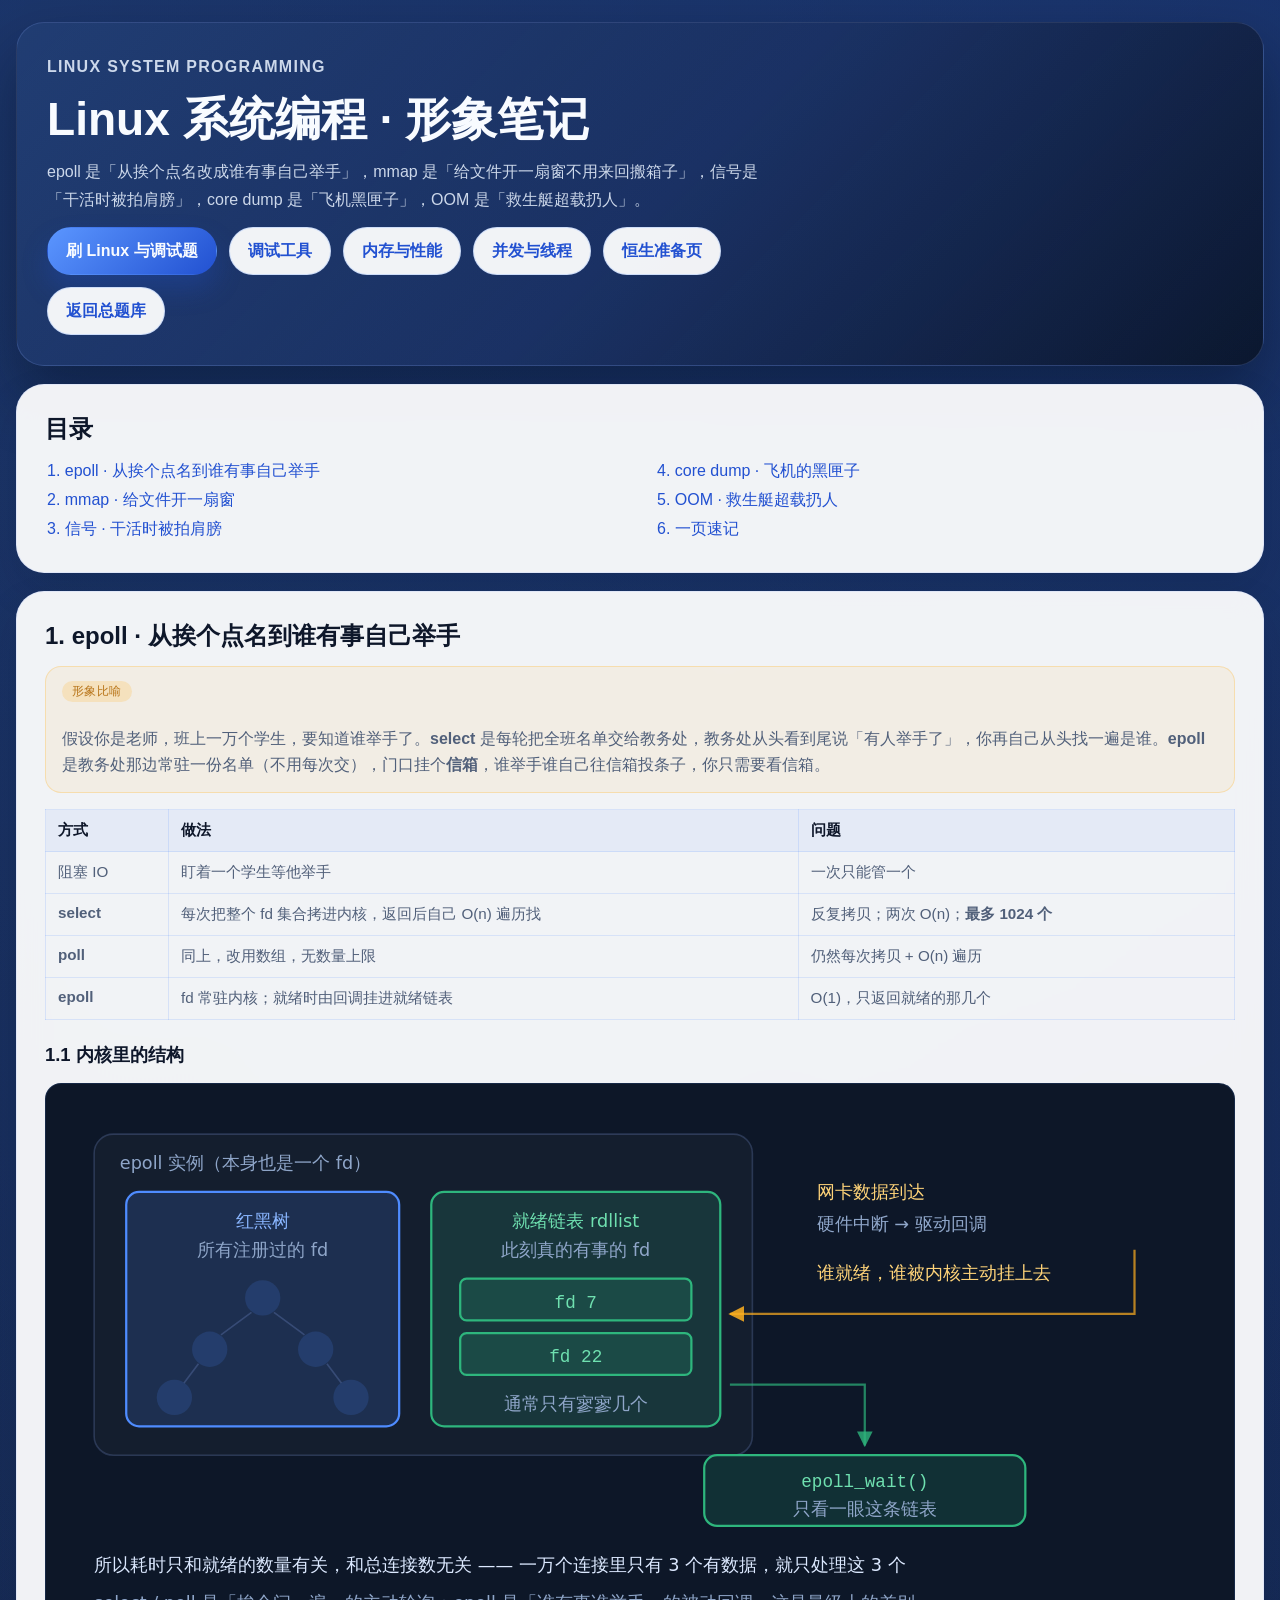
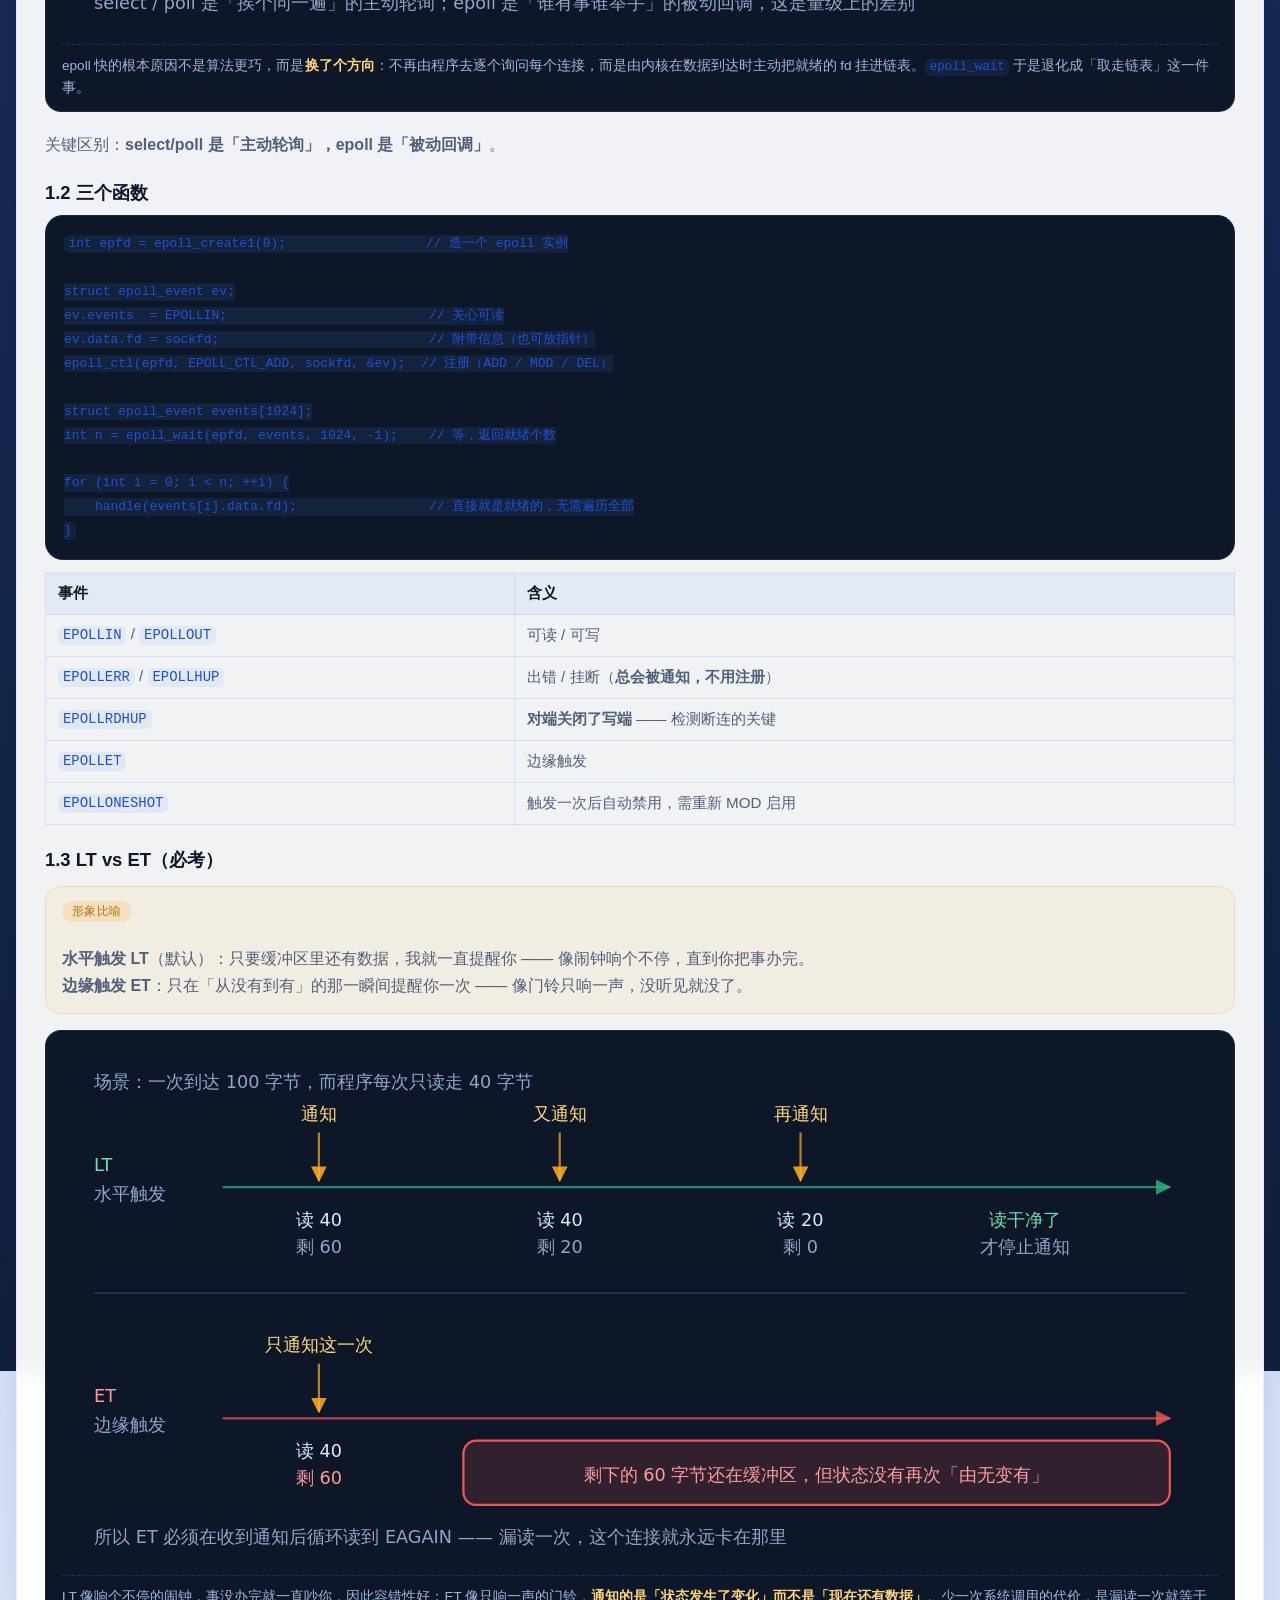
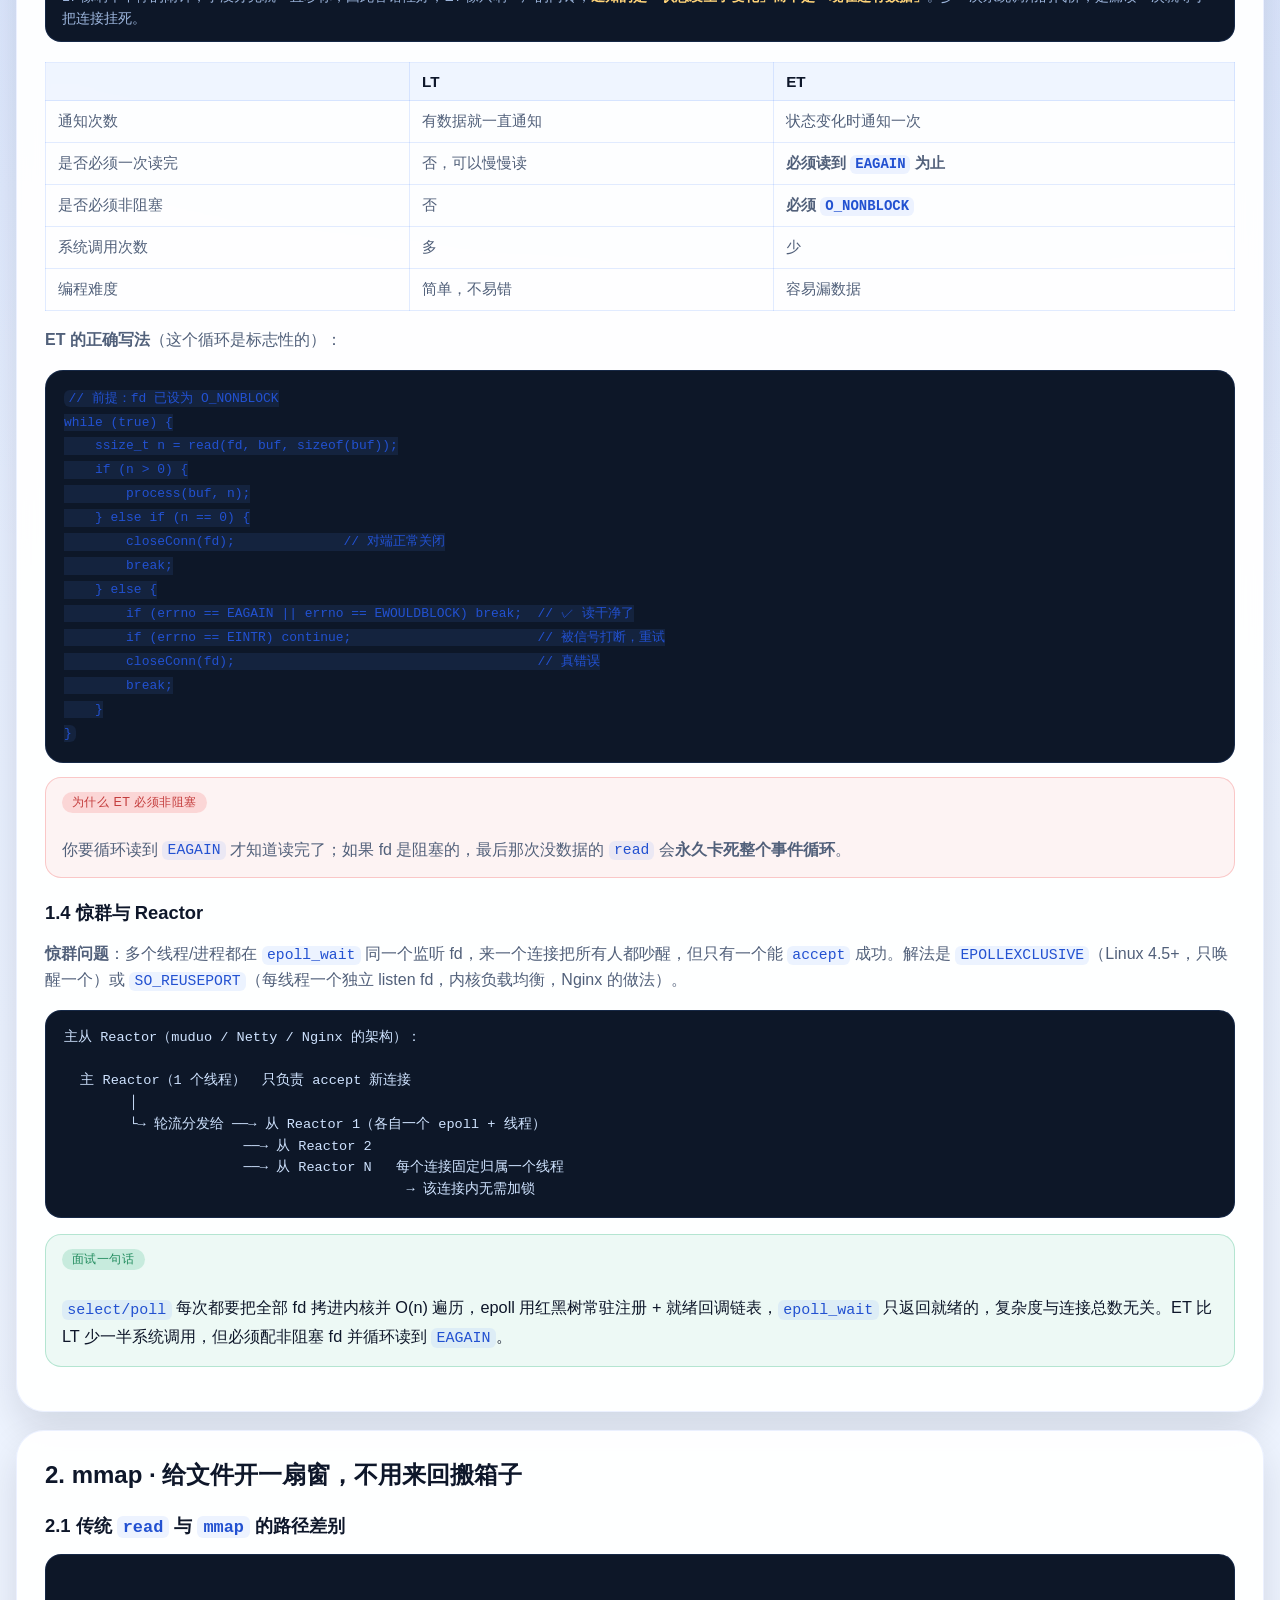
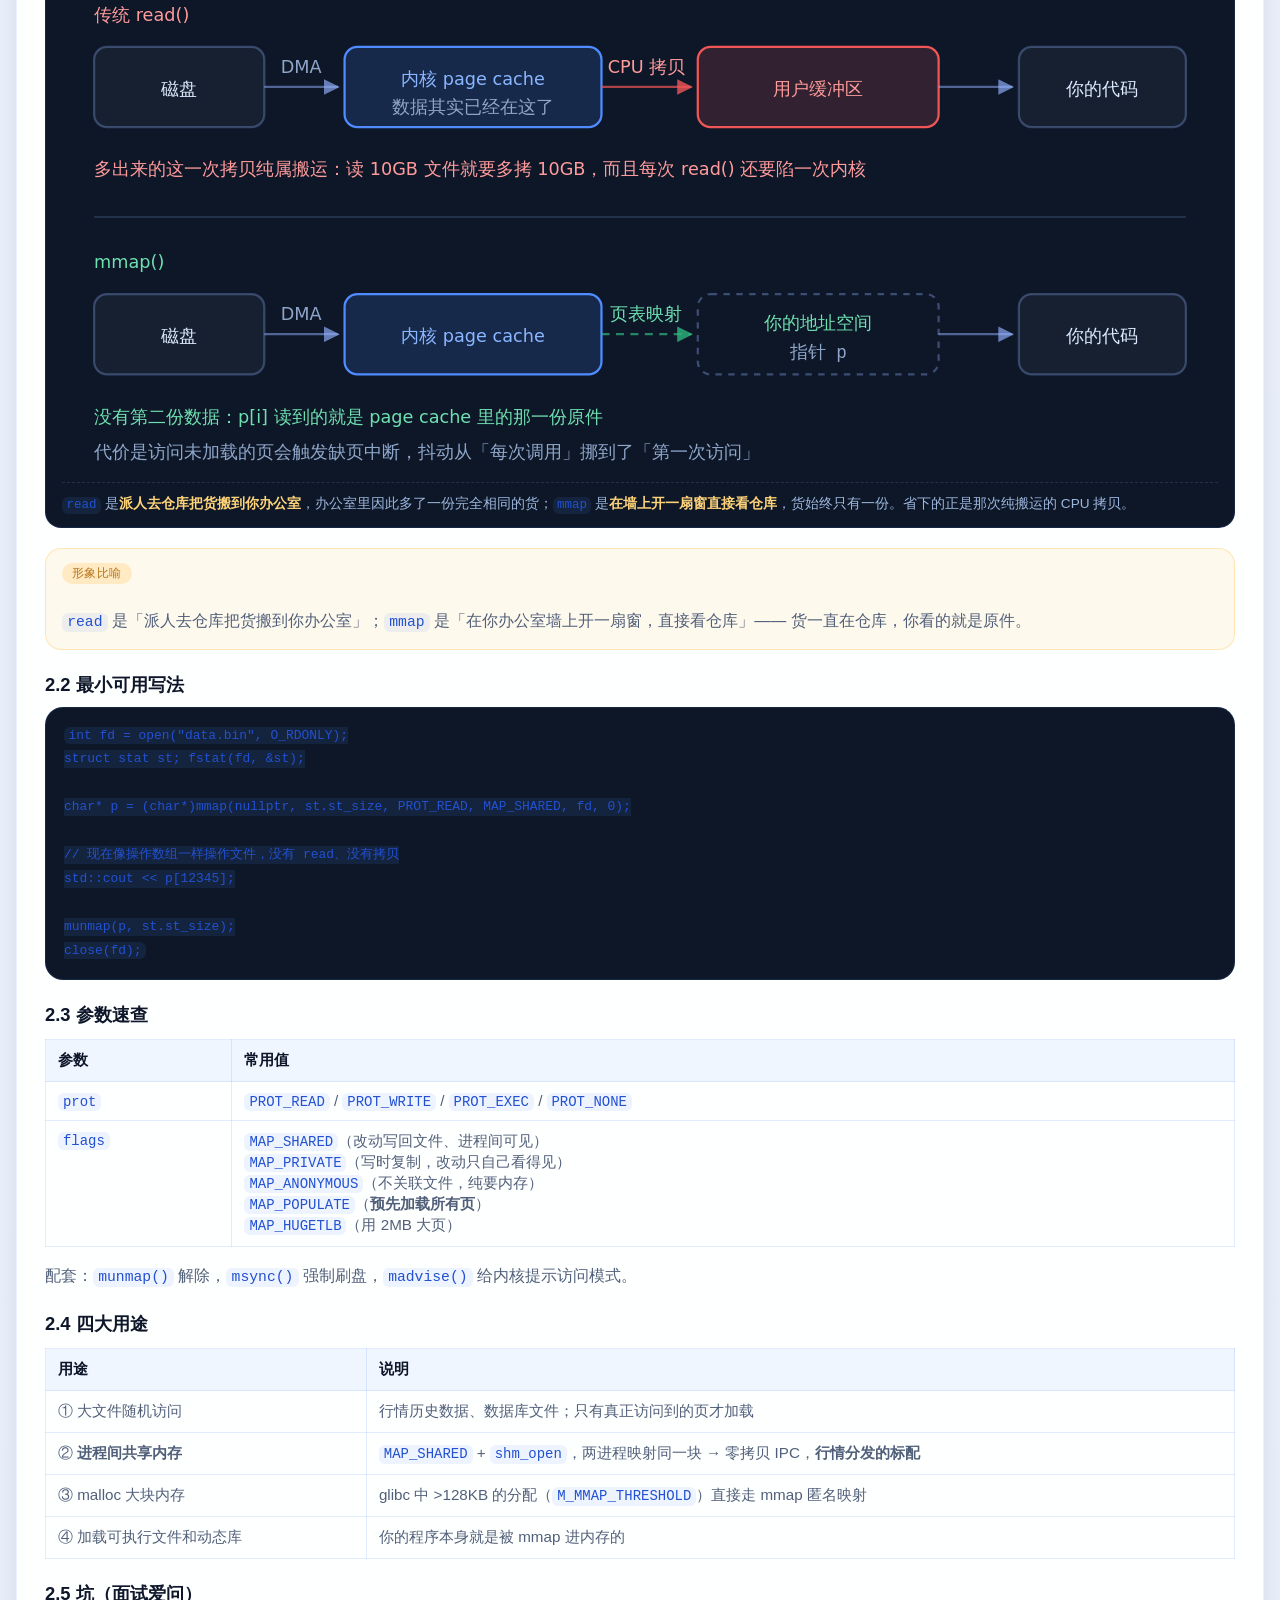
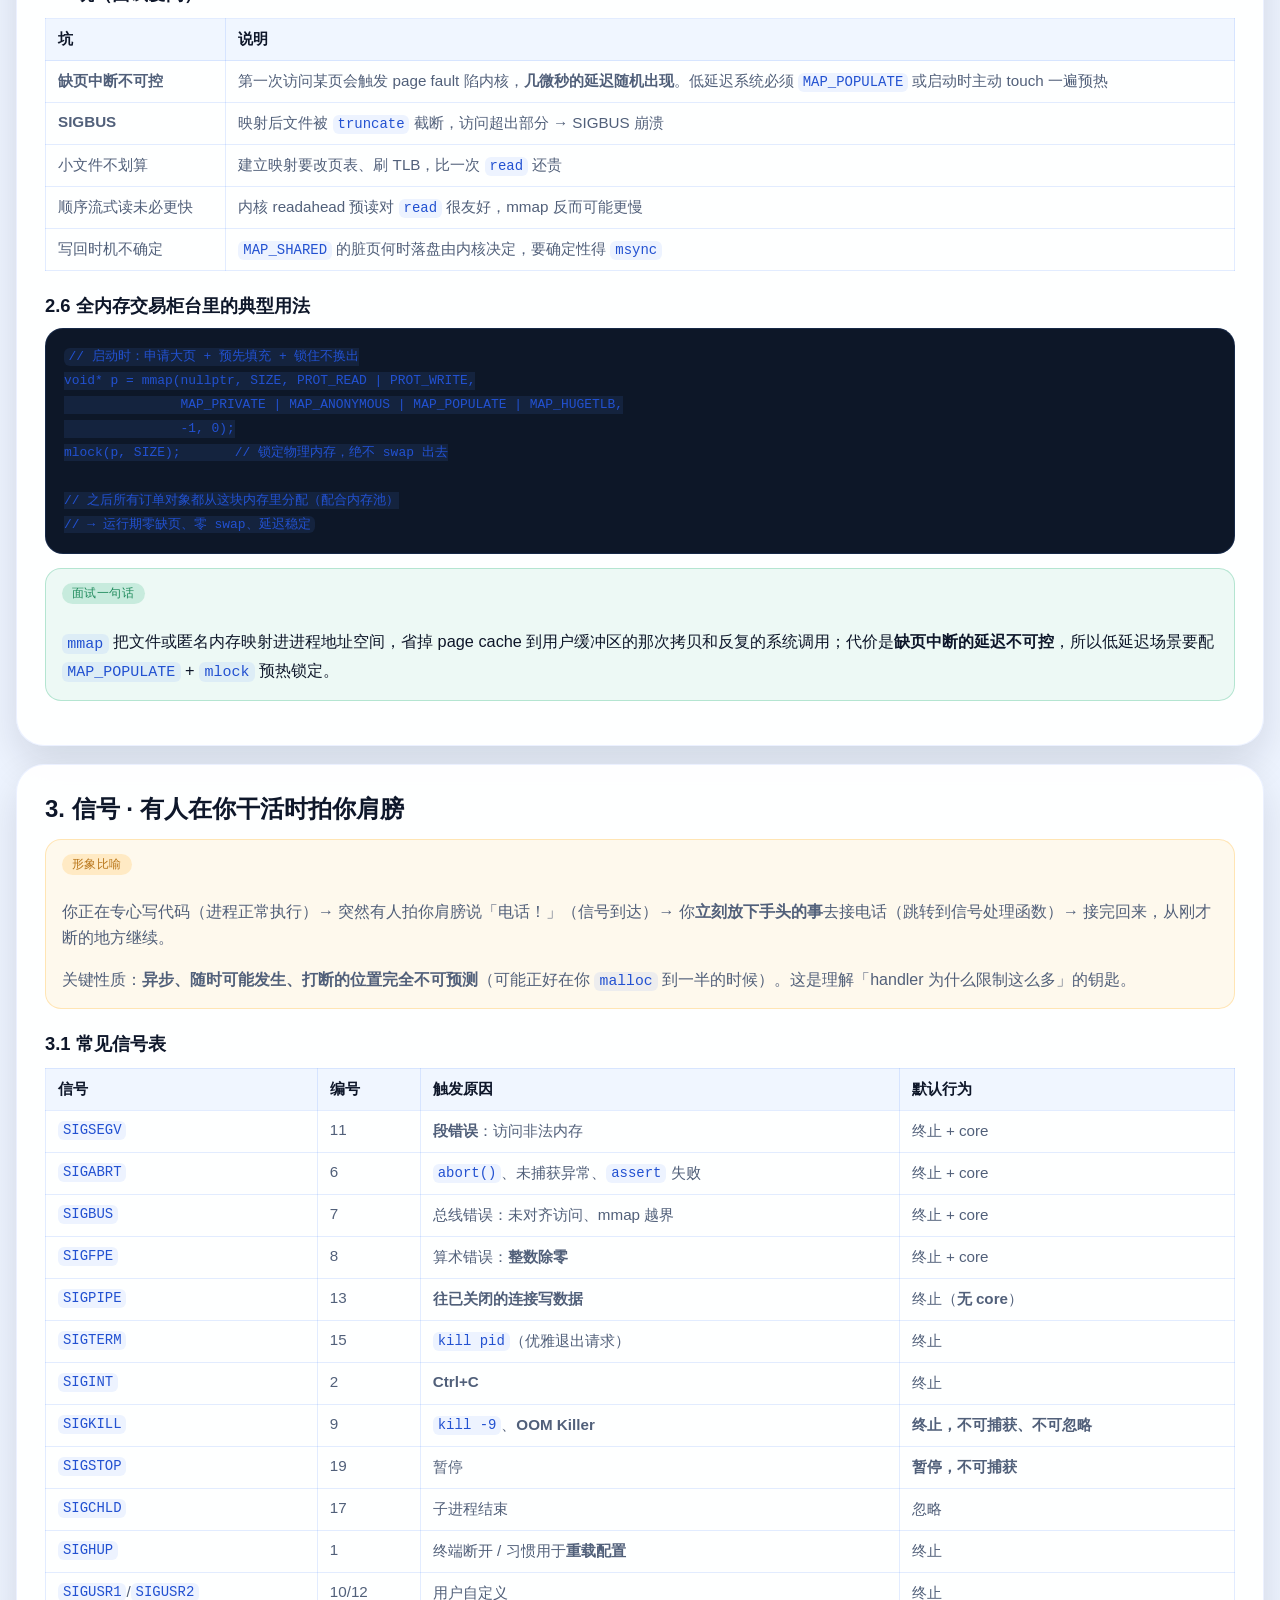
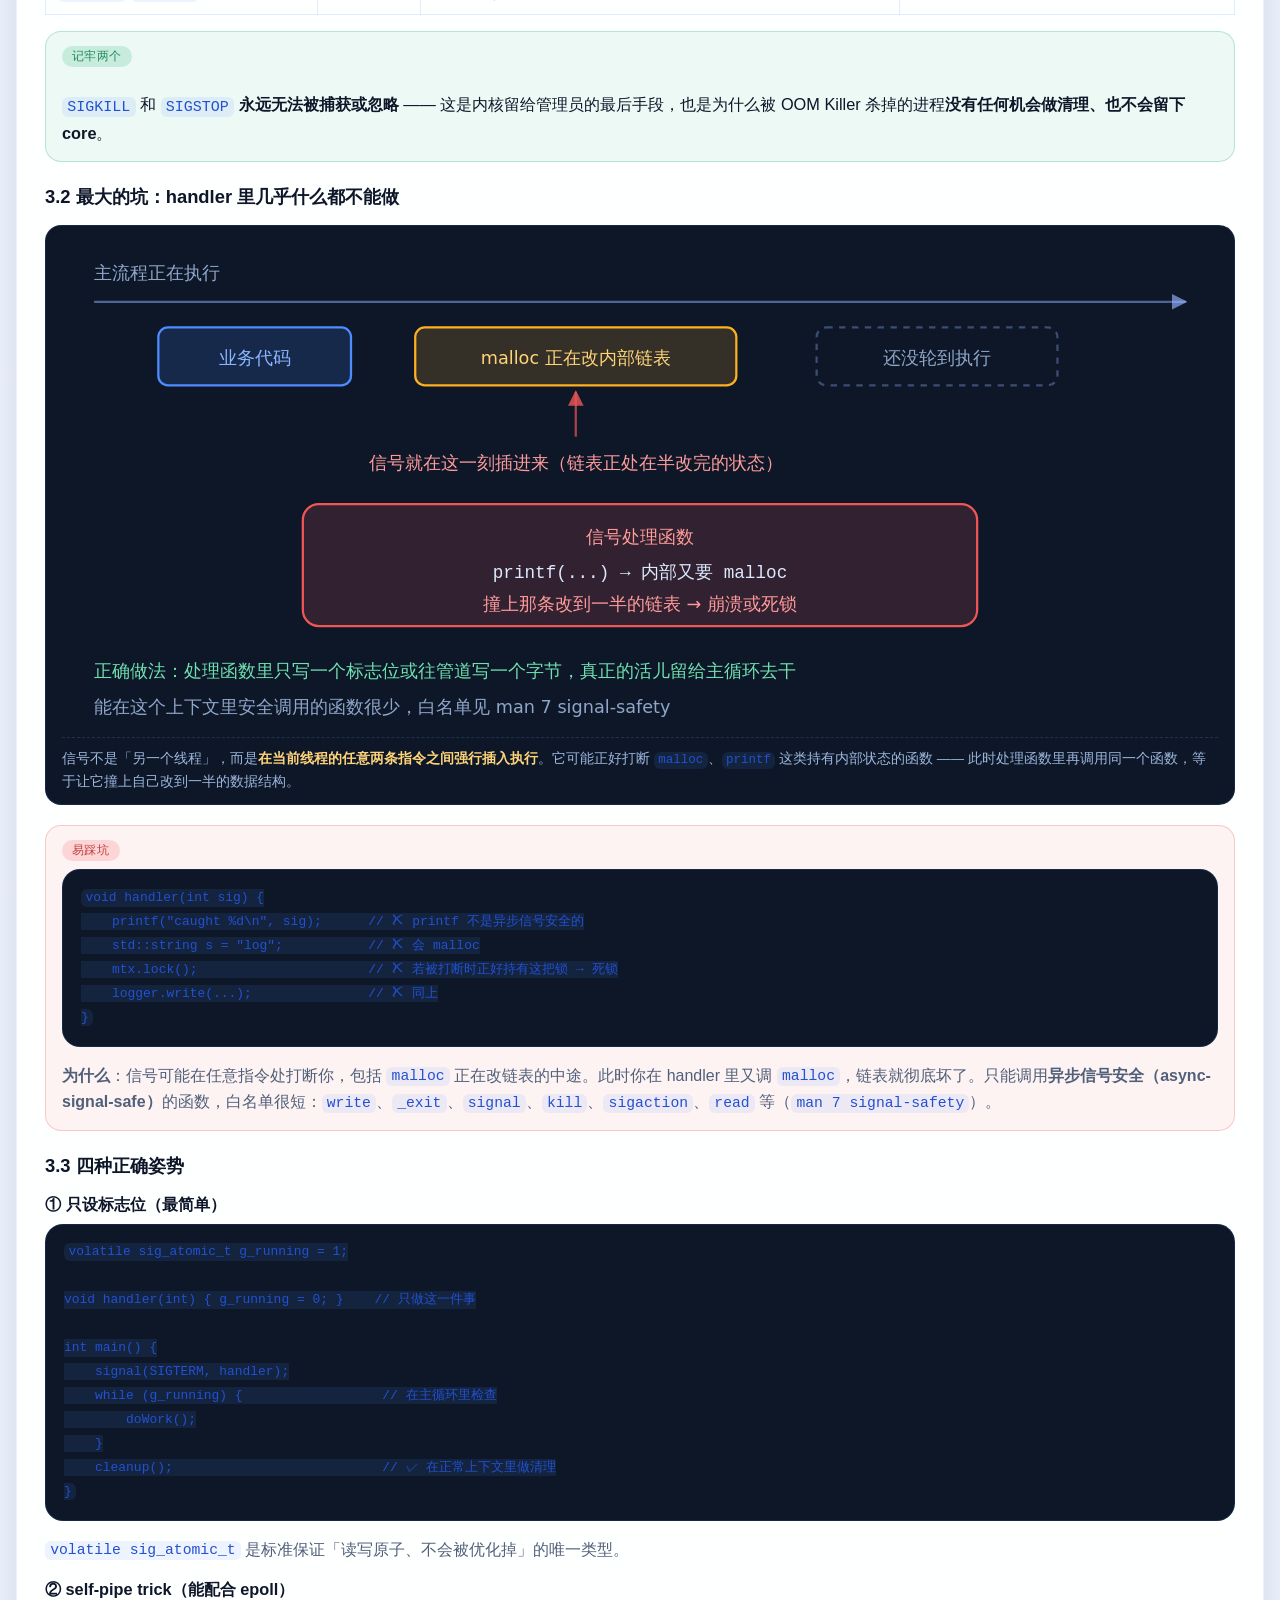
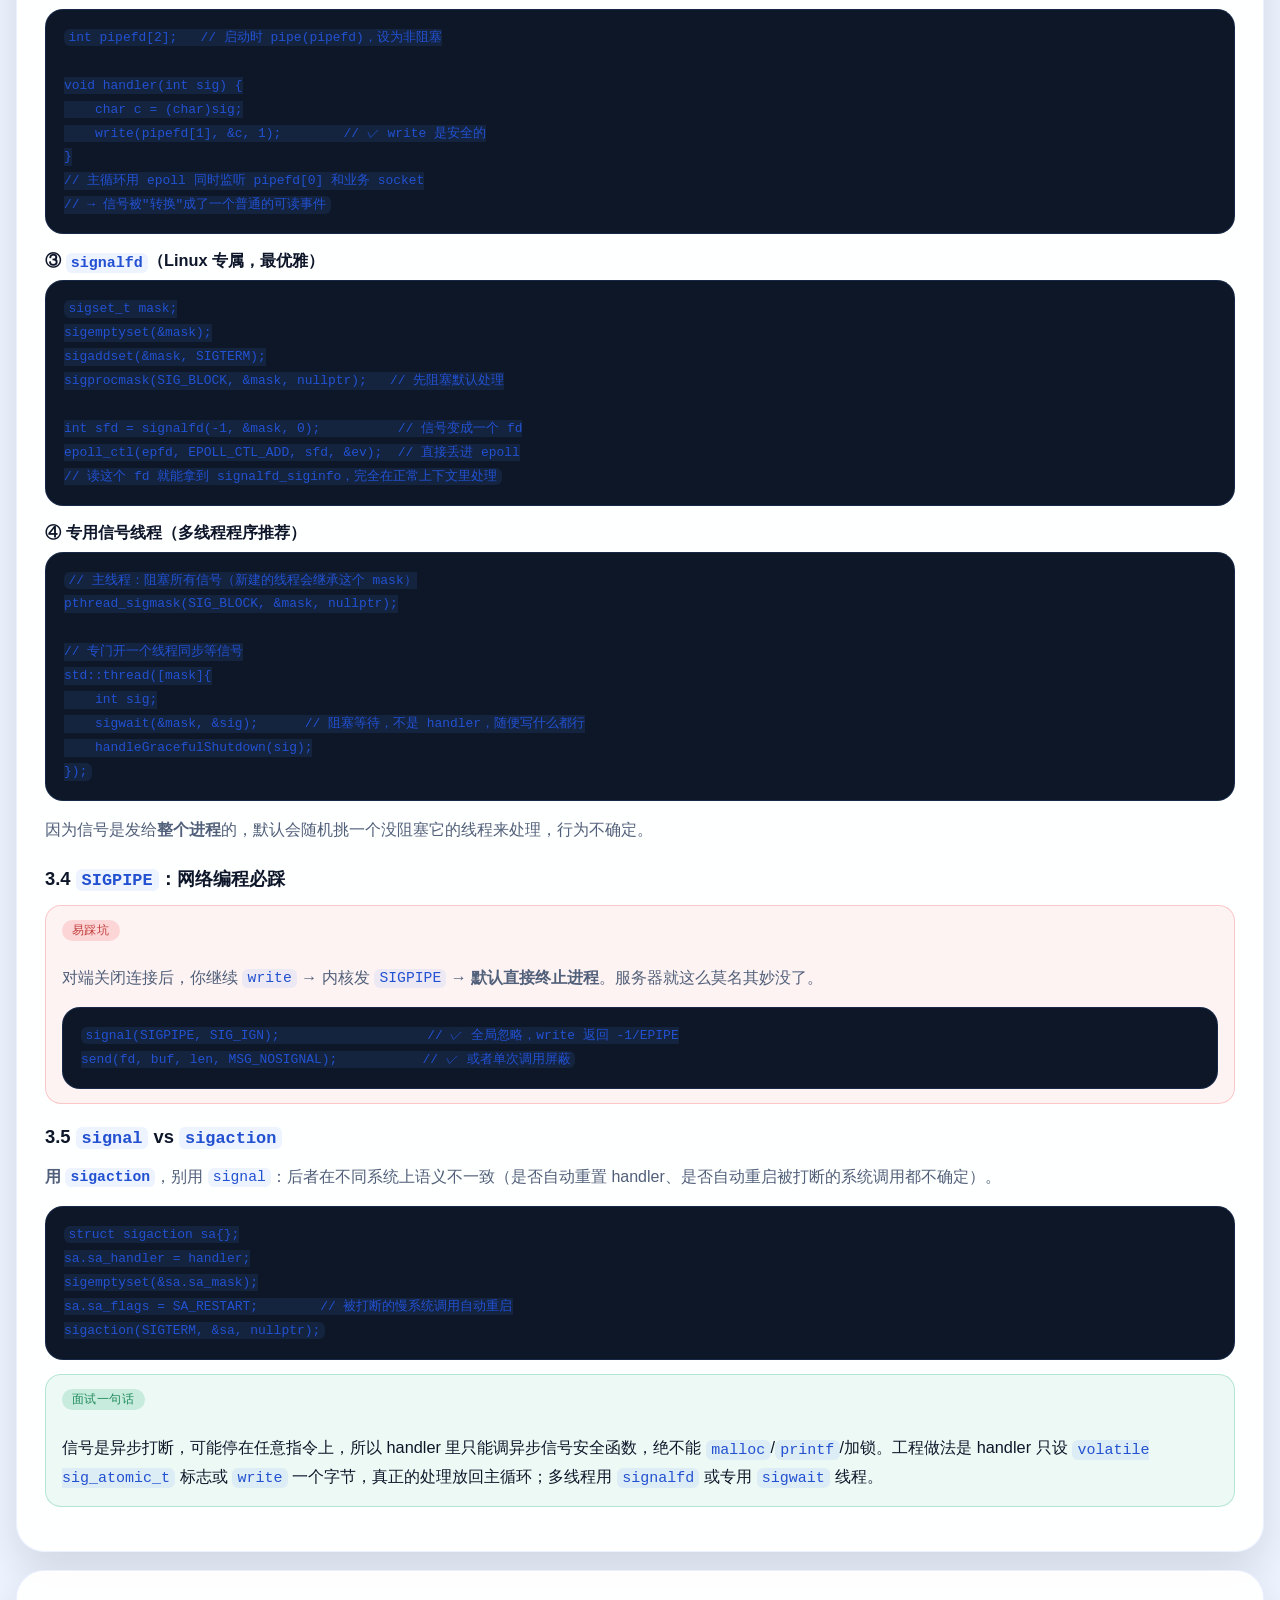
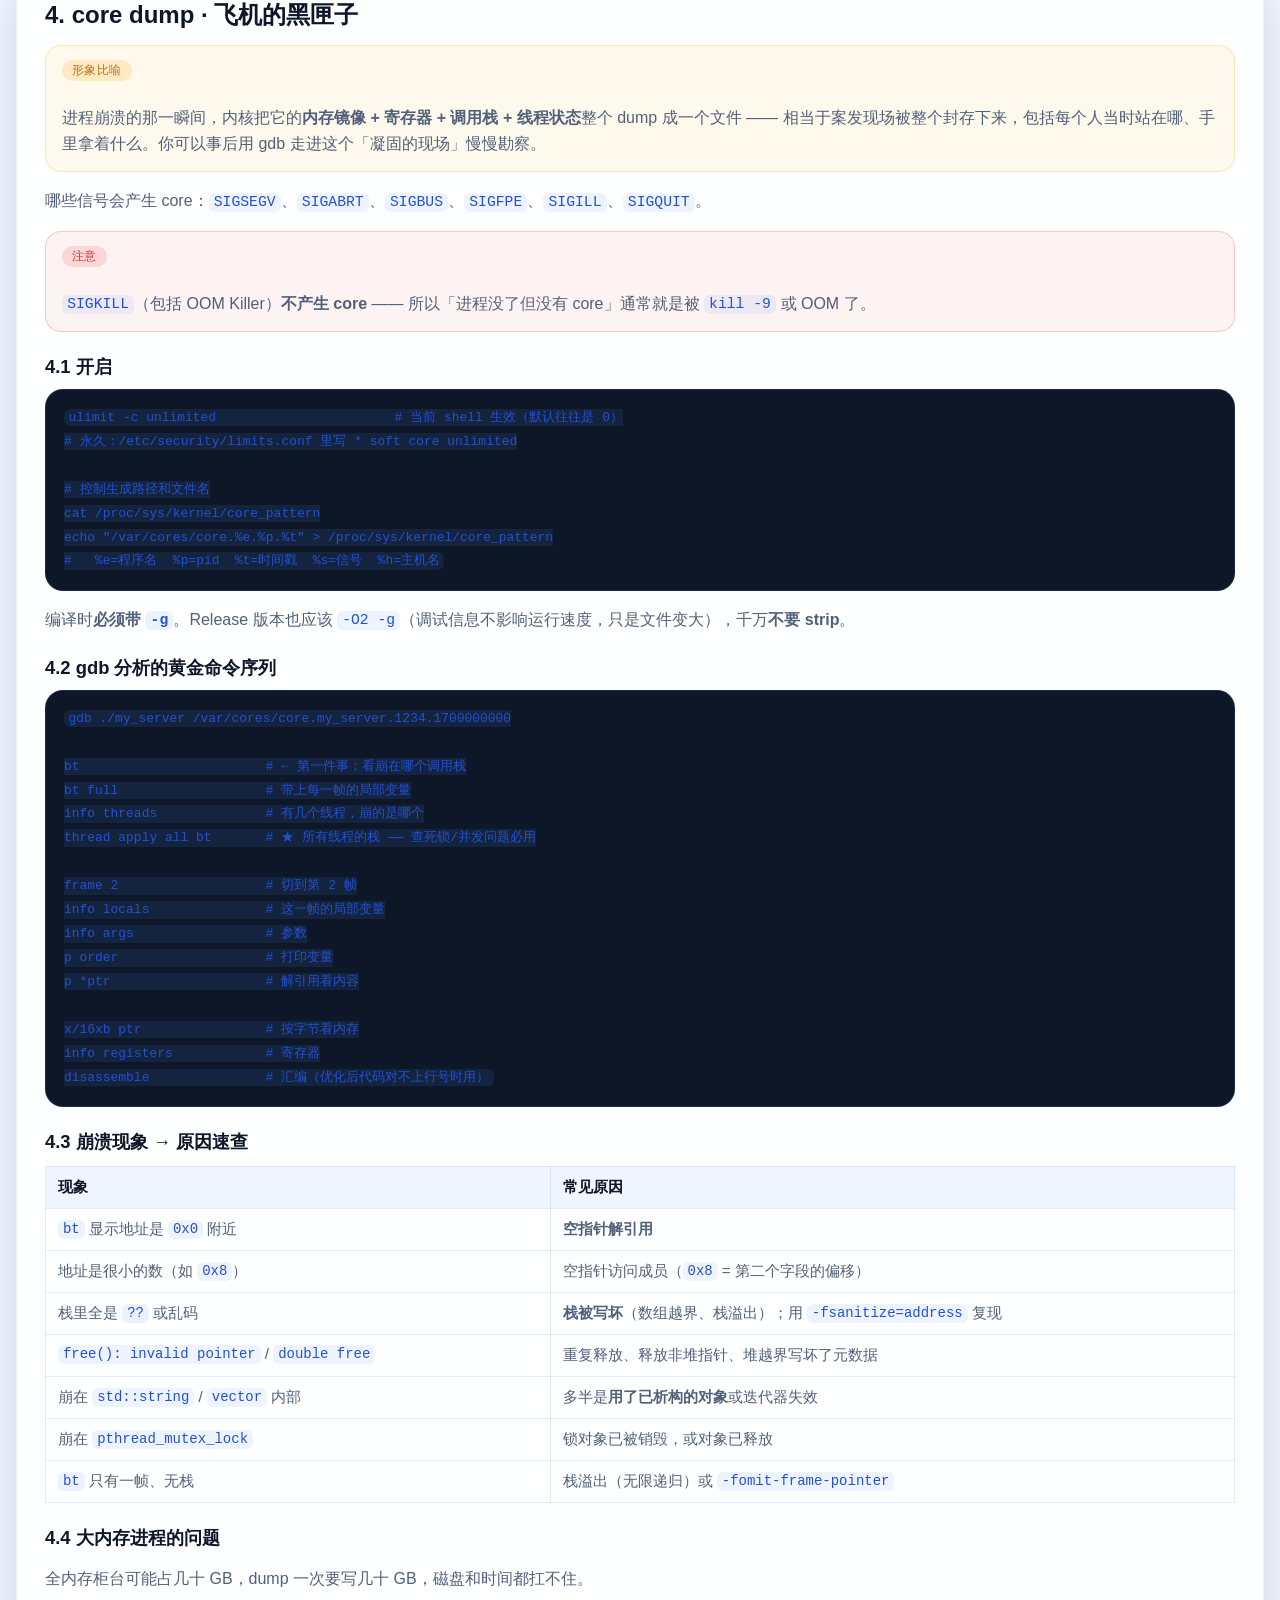
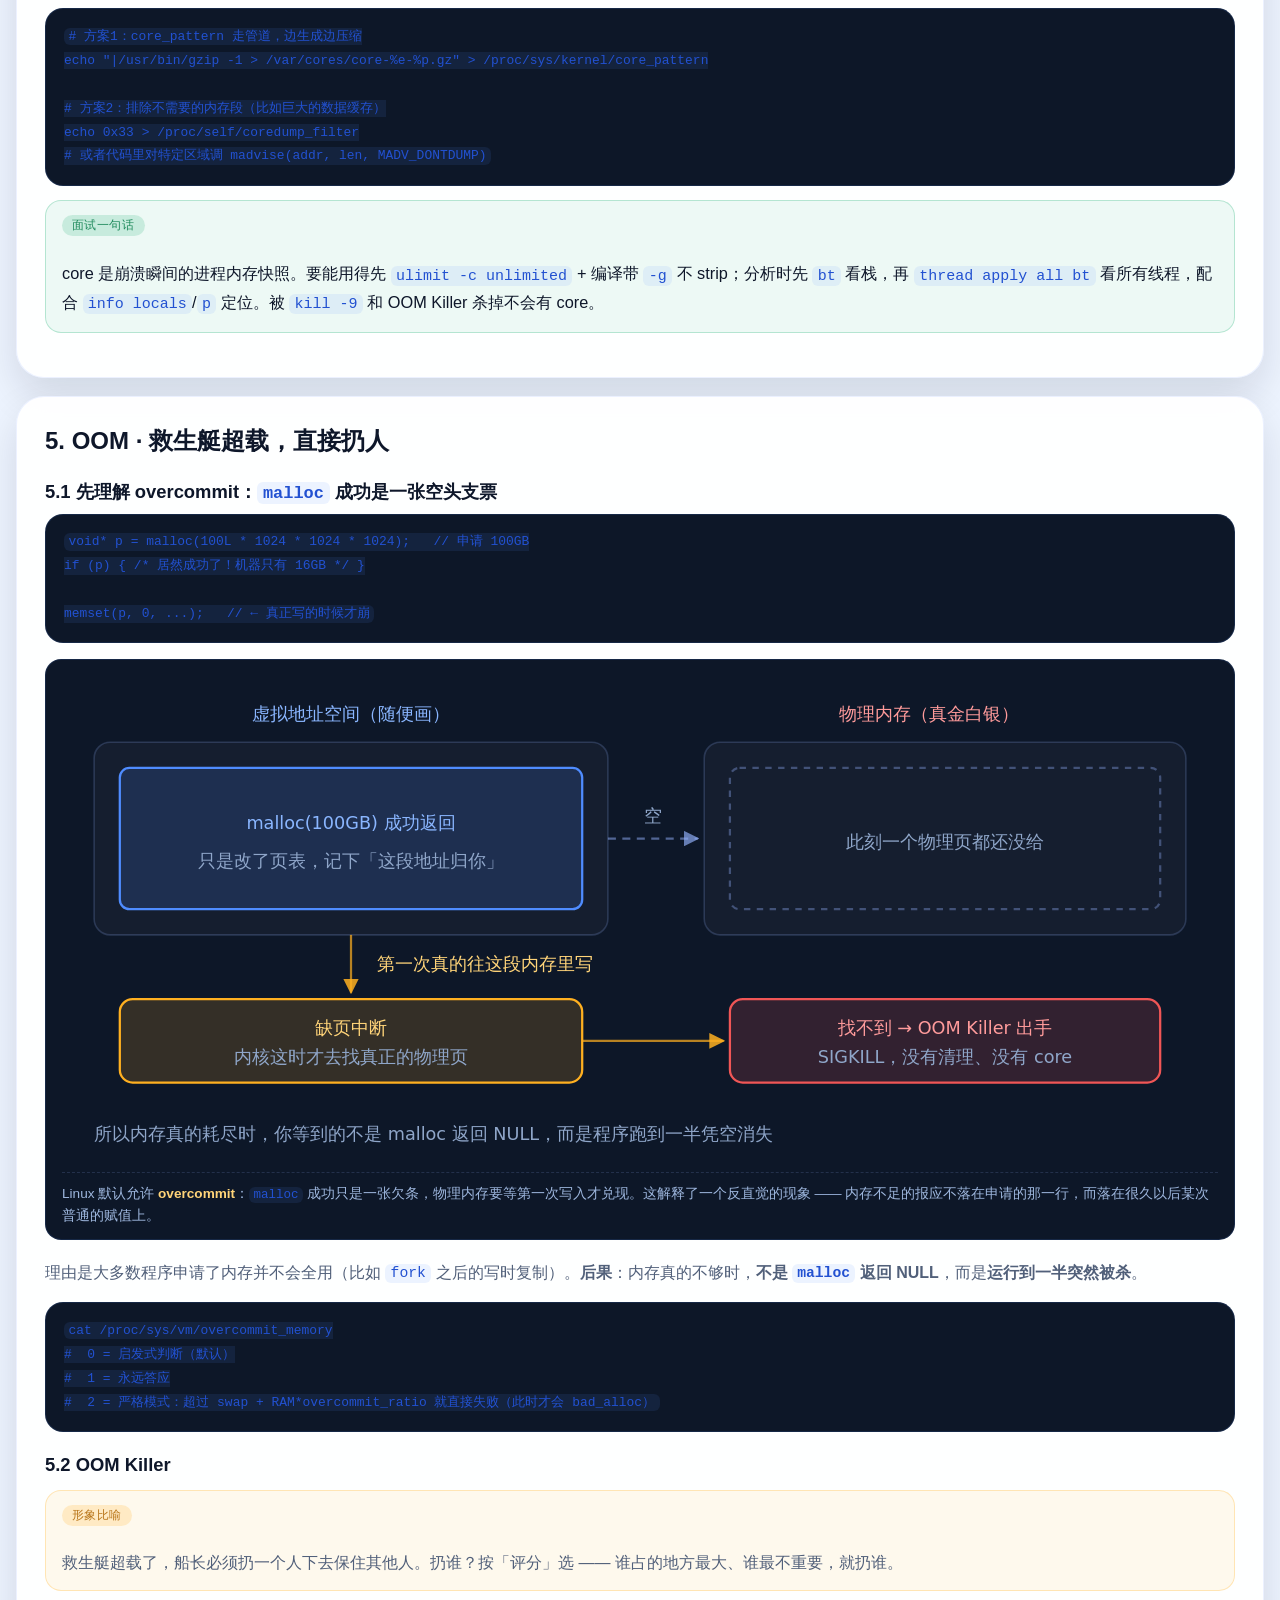
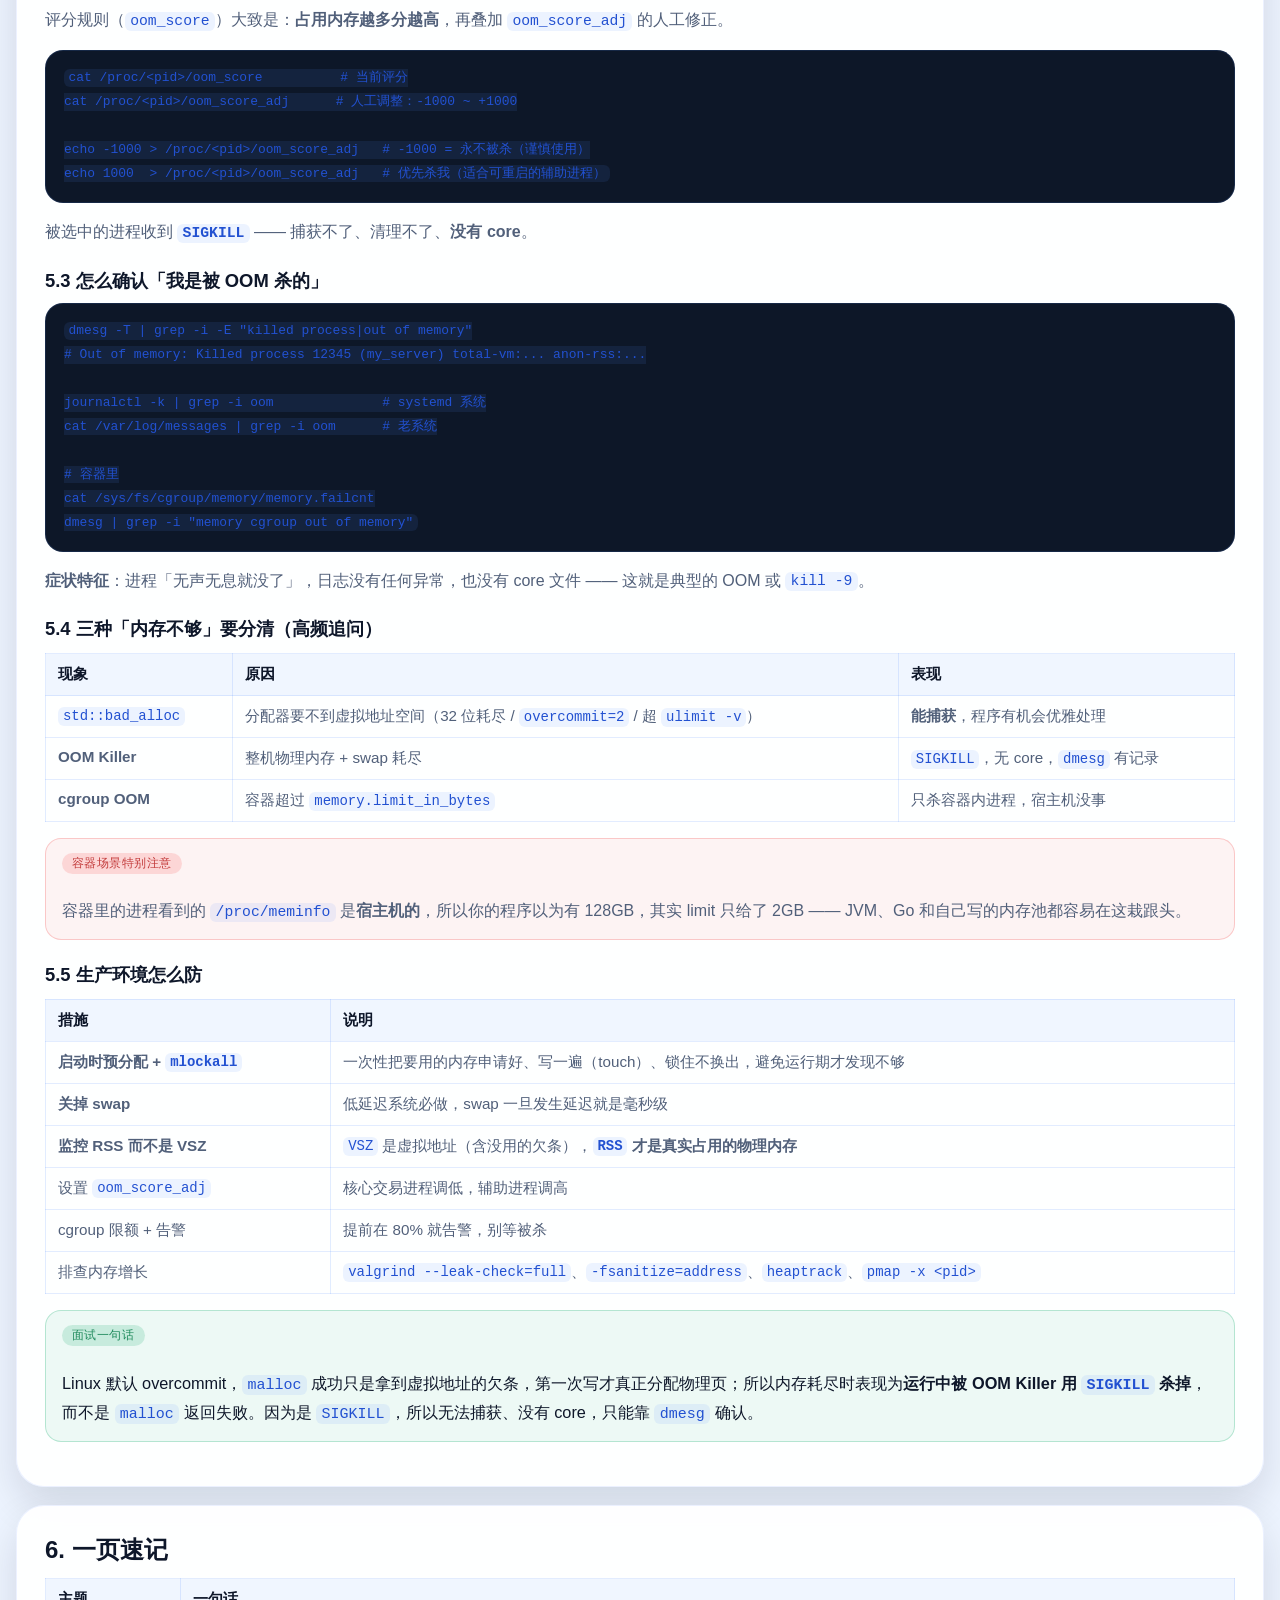
<file: docs/linux-sysprog-notes.html>
<!DOCTYPE html>
<html lang="zh-CN">

<head>
  <meta charset="UTF-8" />
  <meta name="viewport" content="width=device-width, initial-scale=1.0" />
  <title>Linux 系统编程形象笔记 · epoll/mmap/信号/core dump/OOM</title>
  <meta name="description" content="用点名与信箱、开窗看仓库、拍肩膀、黑匣子、救生艇扔人的比喻讲清 epoll 的 LT/ET、mmap 的零拷贝与缺页、信号的异步安全限制、core dump 分析流程、OOM Killer 与 overcommit。" />
  <link rel="stylesheet" href="./style.css" />
</head>

<body class="hundsun-page guide-page">
  <svg class="d-defs" aria-hidden="true" focusable="false">
    <defs>
      <marker id="ah" viewBox="0 0 10 10" refX="9" refY="5" markerWidth="7" markerHeight="7" orient="auto-start-reverse"><path d="M0 0 L10 5 L0 10 Z" fill="rgba(149,179,255,.65)" /></marker>
      <marker id="ah-warn" viewBox="0 0 10 10" refX="9" refY="5" markerWidth="7" markerHeight="7" orient="auto-start-reverse"><path d="M0 0 L10 5 L0 10 Z" fill="rgba(240,86,86,.8)" /></marker>
      <marker id="ah-ok" viewBox="0 0 10 10" refX="9" refY="5" markerWidth="7" markerHeight="7" orient="auto-start-reverse"><path d="M0 0 L10 5 L0 10 Z" fill="rgba(46,182,125,.8)" /></marker>
      <marker id="ah-gold" viewBox="0 0 10 10" refX="9" refY="5" markerWidth="7" markerHeight="7" orient="auto-start-reverse"><path d="M0 0 L10 5 L0 10 Z" fill="rgba(255,176,32,.85)" /></marker>
    </defs>
  </svg>
  <main class="app-shell">
    <section class="hero hero-showcase hundsun-hero">
      <div class="hero-copy">
        <p class="eyebrow">Linux System Programming</p>
        <h1>Linux 系统编程 · 形象笔记</h1>
        <p>epoll 是「从挨个点名改成谁有事自己举手」，mmap 是「给文件开一扇窗不用来回搬箱子」，信号是「干活时被拍肩膀」，core dump 是「飞机黑匣子」，OOM 是「救生艇超载扔人」。</p>
        <div class="hero-actions">
          <a class="primary-button" href="./index.html?company=hundsun&amp;category=%E6%81%92%E7%94%9F%20%2F%20Linux%E4%B8%8E%E8%B0%83%E8%AF%95">刷 Linux 与调试题</a>
          <a class="secondary-button" href="./debug-tools-notes.html">调试工具</a>
          <a class="secondary-button" href="./cpp-memory-perf-notes.html">内存与性能</a>
          <a class="secondary-button" href="./cpp-concurrency-notes.html">并发与线程</a>
          <a class="secondary-button" href="./hundsun.html">恒生准备页</a>
          <a class="secondary-button" href="./index.html">返回总题库</a>
        </div>
      </div>
    </section>

    <nav class="hundsun-panel guide-toc">
      <h2>目录</h2>
      <ol>
        <li><a href="#epoll">1. epoll · 从挨个点名到谁有事自己举手</a></li>
        <li><a href="#mmap">2. mmap · 给文件开一扇窗</a></li>
        <li><a href="#signal">3. 信号 · 干活时被拍肩膀</a></li>
        <li><a href="#core">4. core dump · 飞机的黑匣子</a></li>
        <li><a href="#oom">5. OOM · 救生艇超载扔人</a></li>
        <li><a href="#cheatsheet">6. 一页速记</a></li>
      </ol>
    </nav>

    <article class="hundsun-panel guide-article" id="epoll">
      <h2>1. epoll · 从挨个点名到谁有事自己举手</h2>

      <div class="guide-callout is-metaphor">
        <span class="callout-label">形象比喻</span>
        <p>假设你是老师，班上一万个学生，要知道谁举手了。<strong>select</strong> 是每轮把全班名单交给教务处，教务处从头看到尾说「有人举手了」，你再自己从头找一遍是谁。<strong>epoll</strong> 是教务处那边常驻一份名单（不用每次交），门口挂个<strong>信箱</strong>，谁举手谁自己往信箱投条子，你只需要看信箱。</p>
      </div>

      <div class="guide-table-wrap">
        <table class="guide-table">
          <thead>
            <tr><th>方式</th><th>做法</th><th>问题</th></tr>
          </thead>
          <tbody>
            <tr><td>阻塞 IO</td><td>盯着一个学生等他举手</td><td>一次只能管一个</td></tr>
            <tr><td><strong>select</strong></td><td>每次把整个 fd 集合拷进内核，返回后自己 O(n) 遍历找</td><td>反复拷贝；两次 O(n)；<strong>最多 1024 个</strong></td></tr>
            <tr><td><strong>poll</strong></td><td>同上，改用数组，无数量上限</td><td>仍然每次拷贝 + O(n) 遍历</td></tr>
            <tr><td><strong>epoll</strong></td><td>fd 常驻内核；就绪时由回调挂进就绪链表</td><td>O(1)，只返回就绪的那几个</td></tr>
          </tbody>
        </table>
      </div>

      <h3>1.1 内核里的结构</h3>
      <figure class="guide-figure">
        <svg viewBox="0 0 720 330" role="img" aria-label="epoll 实例由红黑树和就绪链表组成，网卡中断回调把就绪 fd 挂进链表，epoll_wait 只看链表">
          <rect class="d-panel" x="20" y="20" width="410" height="200" rx="12" />
          <text class="d-t is-sm is-dim" x="36" y="42">epoll 实例（本身也是一个 fd）</text>

          <rect class="d-box" x="40" y="56" width="170" height="146" rx="8" />
          <text class="d-t is-sm is-accent" x="125" y="78" text-anchor="middle">红黑树</text>
          <text class="d-t is-sm is-dim" x="125" y="96" text-anchor="middle">所有注册过的 fd</text>
          <circle class="d-fill-accent" cx="125" cy="122" r="11" />
          <circle class="d-fill-accent" cx="92" cy="154" r="11" />
          <circle class="d-fill-accent" cx="158" cy="154" r="11" />
          <circle class="d-fill-accent" cx="70" cy="184" r="11" />
          <circle class="d-fill-accent" cx="180" cy="184" r="11" />
          <line class="d-line is-faint" x1="118" y1="131" x2="99" y2="145" />
          <line class="d-line is-faint" x1="132" y1="131" x2="151" y2="145" />
          <line class="d-line is-faint" x1="85" y1="163" x2="76" y2="175" />
          <line class="d-line is-faint" x1="165" y1="163" x2="174" y2="175" />

          <rect class="d-box is-ok" x="230" y="56" width="180" height="146" rx="8" />
          <text class="d-t is-sm is-ok" x="320" y="78" text-anchor="middle">就绪链表 rdllist</text>
          <text class="d-t is-sm is-dim" x="320" y="96" text-anchor="middle">此刻真的有事的 fd</text>
          <rect class="d-box is-ok" x="248" y="110" width="144" height="26" rx="4" />
          <text class="d-t is-sm is-mono is-ok" x="320" y="128" text-anchor="middle">fd 7</text>
          <rect class="d-box is-ok" x="248" y="144" width="144" height="26" rx="4" />
          <text class="d-t is-sm is-mono is-ok" x="320" y="162" text-anchor="middle">fd 22</text>
          <text class="d-t is-sm is-dim" x="320" y="192" text-anchor="middle">通常只有寥寥几个</text>

          <text class="d-t is-sm is-gold" x="470" y="60">网卡数据到达</text>
          <text class="d-t is-sm is-dim" x="470" y="80">硬件中断 → 驱动回调</text>
          <path class="d-line is-gold" d="M668 92 L668 132 L416 132" marker-end="url(#ah-gold)" />
          <text class="d-t is-sm is-gold" x="470" y="110">谁就绪，谁被内核主动挂上去</text>

          <path class="d-line is-ok" d="M416 176 L500 176 L500 214" marker-end="url(#ah-ok)" />
          <rect class="d-box is-ok" x="400" y="220" width="200" height="44" rx="8" />
          <text class="d-t is-sm is-mono is-ok" x="500" y="240" text-anchor="middle">epoll_wait()</text>
          <text class="d-t is-sm is-dim" x="500" y="257" text-anchor="middle">只看一眼这条链表</text>

          <text class="d-t is-sm" x="20" y="292">所以耗时只和<tspan class="is-ok">就绪的数量</tspan>有关，和<tspan class="is-warn">总连接数</tspan>无关 —— 一万个连接里只有 3 个有数据，就只处理这 3 个</text>
          <text class="d-t is-sm is-dim" x="20" y="316">select / poll 是「挨个问一遍」的主动轮询；epoll 是「谁有事谁举手」的被动回调，这是量级上的差别</text>
        </svg>
        <figcaption>epoll 快的根本原因不是算法更巧，而是<strong>换了个方向</strong>：不再由程序去逐个询问每个连接，而是由内核在数据到达时主动把就绪的 fd 挂进链表。<code>epoll_wait</code> 于是退化成「取走链表」这一件事。</figcaption>
      </figure>
      <p>关键区别：<strong>select/poll 是「主动轮询」，epoll 是「被动回调」</strong>。</p>

      <h3>1.2 三个函数</h3>
      <pre class="answer-code-block"><code>int epfd = epoll_create1(0);                  // 造一个 epoll 实例

struct epoll_event ev;
ev.events  = EPOLLIN;                          // 关心可读
ev.data.fd = sockfd;                           // 附带信息（也可放指针）
epoll_ctl(epfd, EPOLL_CTL_ADD, sockfd, &amp;ev);  // 注册（ADD / MOD / DEL）

struct epoll_event events[1024];
int n = epoll_wait(epfd, events, 1024, -1);    // 等，返回就绪个数

for (int i = 0; i &lt; n; ++i) {
    handle(events[i].data.fd);                 // 直接就是就绪的，无需遍历全部
}</code></pre>
      <div class="guide-table-wrap">
        <table class="guide-table">
          <thead>
            <tr><th>事件</th><th>含义</th></tr>
          </thead>
          <tbody>
            <tr><td><code>EPOLLIN</code> / <code>EPOLLOUT</code></td><td>可读 / 可写</td></tr>
            <tr><td><code>EPOLLERR</code> / <code>EPOLLHUP</code></td><td>出错 / 挂断（<strong>总会被通知，不用注册</strong>）</td></tr>
            <tr><td><code>EPOLLRDHUP</code></td><td><strong>对端关闭了写端</strong> —— 检测断连的关键</td></tr>
            <tr><td><code>EPOLLET</code></td><td>边缘触发</td></tr>
            <tr><td><code>EPOLLONESHOT</code></td><td>触发一次后自动禁用，需重新 MOD 启用</td></tr>
          </tbody>
        </table>
      </div>

      <h3>1.3 LT vs ET（必考）</h3>
      <div class="guide-callout is-metaphor">
        <span class="callout-label">形象比喻</span>
        <p><strong>水平触发 LT</strong>（默认）：只要缓冲区里还有数据，我就一直提醒你 —— 像闹钟响个不停，直到你把事办完。<br />
          <strong>边缘触发 ET</strong>：只在「从没有到有」的那一瞬间提醒你一次 —— 像门铃只响一声，没听见就没了。</p>
      </div>
      <figure class="guide-figure">
        <svg viewBox="0 0 720 320" role="img" aria-label="同样到达 100 字节，LT 会反复通知直到读完，ET 只在数据到达那一刻通知一次">
          <text class="d-t is-sm is-dim" x="20" y="24">场景：一次到达 100 字节，而程序每次只读走 40 字节</text>

          <text class="d-t is-sm is-ok" x="20" y="76">LT</text>
          <text class="d-t is-sm is-dim" x="20" y="94">水平触发</text>
          <line class="d-line is-ok" x1="100" y1="86" x2="690" y2="86" marker-end="url(#ah-ok)" />
          <path class="d-line is-gold" d="M160 52 L160 82" marker-end="url(#ah-gold)" />
          <path class="d-line is-gold" d="M310 52 L310 82" marker-end="url(#ah-gold)" />
          <path class="d-line is-gold" d="M460 52 L460 82" marker-end="url(#ah-gold)" />
          <text class="d-t is-sm is-gold" x="160" y="44" text-anchor="middle">通知</text>
          <text class="d-t is-sm is-gold" x="310" y="44" text-anchor="middle">又通知</text>
          <text class="d-t is-sm is-gold" x="460" y="44" text-anchor="middle">再通知</text>
          <text class="d-t is-sm" x="160" y="110" text-anchor="middle">读 40</text>
          <text class="d-t is-sm is-dim" x="160" y="127" text-anchor="middle">剩 60</text>
          <text class="d-t is-sm" x="310" y="110" text-anchor="middle">读 40</text>
          <text class="d-t is-sm is-dim" x="310" y="127" text-anchor="middle">剩 20</text>
          <text class="d-t is-sm" x="460" y="110" text-anchor="middle">读 20</text>
          <text class="d-t is-sm is-dim" x="460" y="127" text-anchor="middle">剩 0</text>
          <text class="d-t is-sm is-ok" x="600" y="110" text-anchor="middle">读干净了</text>
          <text class="d-t is-sm is-dim" x="600" y="127" text-anchor="middle">才停止通知</text>

          <line class="d-line is-faint" x1="20" y1="152" x2="700" y2="152" />

          <text class="d-t is-sm is-warn" x="20" y="220">ET</text>
          <text class="d-t is-sm is-dim" x="20" y="238">边缘触发</text>
          <line class="d-line is-warn" x1="100" y1="230" x2="690" y2="230" marker-end="url(#ah-warn)" />
          <path class="d-line is-gold" d="M160 196 L160 226" marker-end="url(#ah-gold)" />
          <text class="d-t is-sm is-gold" x="160" y="188" text-anchor="middle">只通知这一次</text>
          <text class="d-t is-sm" x="160" y="254" text-anchor="middle">读 40</text>
          <text class="d-t is-sm is-warn" x="160" y="271" text-anchor="middle">剩 60</text>

          <rect class="d-box is-warn" x="250" y="244" width="440" height="40" rx="8" />
          <text class="d-t is-sm is-warn" x="470" y="269" text-anchor="middle">剩下的 60 字节还在缓冲区，但状态没有再次「由无变有」</text>

          <text class="d-t is-sm is-dim" x="20" y="308">所以 ET 必须在收到通知后<tspan class="is-ok">循环读到 EAGAIN</tspan> —— 漏读一次，这个连接就永远卡在那里</text>
        </svg>
        <figcaption>LT 像响个不停的闹钟，事没办完就一直吵你，因此容错性好；ET 像只响一声的门铃，<strong>通知的是「状态发生了变化」而不是「现在还有数据」</strong>。少一次系统调用的代价，是漏读一次就等于把连接挂死。</figcaption>
      </figure>

      <div class="guide-table-wrap">
        <table class="guide-table">
          <thead>
            <tr><th></th><th>LT</th><th>ET</th></tr>
          </thead>
          <tbody>
            <tr><td>通知次数</td><td>有数据就一直通知</td><td>状态变化时通知一次</td></tr>
            <tr><td>是否必须一次读完</td><td>否，可以慢慢读</td><td><strong>必须读到 <code>EAGAIN</code> 为止</strong></td></tr>
            <tr><td>是否必须非阻塞</td><td>否</td><td><strong>必须 <code>O_NONBLOCK</code></strong></td></tr>
            <tr><td>系统调用次数</td><td>多</td><td>少</td></tr>
            <tr><td>编程难度</td><td>简单，不易错</td><td>容易漏数据</td></tr>
          </tbody>
        </table>
      </div>
      <p><strong>ET 的正确写法</strong>（这个循环是标志性的）：</p>
      <pre class="answer-code-block"><code>// 前提：fd 已设为 O_NONBLOCK
while (true) {
    ssize_t n = read(fd, buf, sizeof(buf));
    if (n &gt; 0) {
        process(buf, n);
    } else if (n == 0) {
        closeConn(fd);              // 对端正常关闭
        break;
    } else {
        if (errno == EAGAIN || errno == EWOULDBLOCK) break;  // ✓ 读干净了
        if (errno == EINTR) continue;                        // 被信号打断，重试
        closeConn(fd);                                       // 真错误
        break;
    }
}</code></pre>
      <div class="guide-callout is-warn">
        <span class="callout-label">为什么 ET 必须非阻塞</span>
        <p>你要循环读到 <code>EAGAIN</code> 才知道读完了；如果 fd 是阻塞的，最后那次没数据的 <code>read</code> 会<strong>永久卡死整个事件循环</strong>。</p>
      </div>

      <h3>1.4 惊群与 Reactor</h3>
      <p><strong>惊群问题</strong>：多个线程/进程都在 <code>epoll_wait</code> 同一个监听 fd，来一个连接把所有人都吵醒，但只有一个能 <code>accept</code> 成功。解法是 <code>EPOLLEXCLUSIVE</code>（Linux 4.5+，只唤醒一个）或 <code>SO_REUSEPORT</code>（每线程一个独立 listen fd，内核负载均衡，Nginx 的做法）。</p>
      <div class="guide-ascii">主从 Reactor（muduo / Netty / Nginx 的架构）：

  主 Reactor（1 个线程）  只负责 accept 新连接
        │
        └→ 轮流分发给 ──→ 从 Reactor 1（各自一个 epoll + 线程）
                      ──→ 从 Reactor 2
                      ──→ 从 Reactor N   每个连接固定归属一个线程
                                          → 该连接内无需加锁</div>

      <div class="guide-callout is-key">
        <span class="callout-label">面试一句话</span>
        <p><code>select/poll</code> 每次都要把全部 fd 拷进内核并 O(n) 遍历，epoll 用红黑树常驻注册 + 就绪回调链表，<code>epoll_wait</code> 只返回就绪的，复杂度与连接总数无关。ET 比 LT 少一半系统调用，但必须配非阻塞 fd 并循环读到 <code>EAGAIN</code>。</p>
      </div>
    </article>

    <article class="hundsun-panel guide-article" id="mmap">
      <h2>2. mmap · 给文件开一扇窗，不用来回搬箱子</h2>

      <h3>2.1 传统 <code>read</code> 与 <code>mmap</code> 的路径差别</h3>

      <figure class="guide-figure">
        <svg viewBox="0 0 720 310" role="img" aria-label="read 需要从 page cache 再拷贝一份到用户缓冲区，mmap 直接把 page cache 映射进地址空间">
          <text class="d-t is-sm is-warn" x="20" y="30">传统 read()</text>

          <rect class="d-box is-muted" x="20" y="46" width="106" height="50" rx="8" />
          <text class="d-t is-sm" x="73" y="76" text-anchor="middle">磁盘</text>
          <path class="d-line" d="M126 71 L172 71" marker-end="url(#ah)" />
          <text class="d-t is-sm is-dim" x="149" y="62" text-anchor="middle">DMA</text>

          <rect class="d-box" x="176" y="46" width="160" height="50" rx="8" />
          <text class="d-t is-sm is-accent" x="256" y="70" text-anchor="middle">内核 page cache</text>
          <text class="d-t is-sm is-dim" x="256" y="87" text-anchor="middle">数据其实已经在这了</text>

          <path class="d-line is-warn" d="M336 71 L392 71" marker-end="url(#ah-warn)" />
          <text class="d-t is-sm is-warn" x="364" y="62" text-anchor="middle">CPU 拷贝</text>

          <rect class="d-box is-warn" x="396" y="46" width="150" height="50" rx="8" />
          <text class="d-t is-sm is-warn" x="471" y="76" text-anchor="middle">用户缓冲区</text>
          <path class="d-line" d="M546 71 L592 71" marker-end="url(#ah)" />
          <rect class="d-box is-muted" x="596" y="46" width="104" height="50" rx="8" />
          <text class="d-t is-sm" x="648" y="76" text-anchor="middle">你的代码</text>

          <text class="d-t is-sm is-warn" x="20" y="126">多出来的这一次拷贝纯属搬运：读 10GB 文件就要多拷 10GB，而且每次 read() 还要陷一次内核</text>

          <line class="d-line is-faint" x1="20" y1="152" x2="700" y2="152" />

          <text class="d-t is-sm is-ok" x="20" y="184">mmap()</text>

          <rect class="d-box is-muted" x="20" y="200" width="106" height="50" rx="8" />
          <text class="d-t is-sm" x="73" y="230" text-anchor="middle">磁盘</text>
          <path class="d-line" d="M126 225 L172 225" marker-end="url(#ah)" />
          <text class="d-t is-sm is-dim" x="149" y="216" text-anchor="middle">DMA</text>

          <rect class="d-box" x="176" y="200" width="160" height="50" rx="8" />
          <text class="d-t is-sm is-accent" x="256" y="230" text-anchor="middle">内核 page cache</text>

          <path class="d-line is-ok is-dash" d="M336 225 L392 225" marker-end="url(#ah-ok)" />
          <text class="d-t is-sm is-ok" x="364" y="216" text-anchor="middle">页表映射</text>

          <rect class="d-box is-ghost" x="396" y="200" width="150" height="50" rx="8" />
          <text class="d-t is-sm is-ok" x="471" y="222" text-anchor="middle">你的地址空间</text>
          <text class="d-t is-sm is-mono is-dim" x="471" y="240" text-anchor="middle">指针 p</text>
          <path class="d-line" d="M546 225 L592 225" marker-end="url(#ah)" />
          <rect class="d-box is-muted" x="596" y="200" width="104" height="50" rx="8" />
          <text class="d-t is-sm" x="648" y="230" text-anchor="middle">你的代码</text>

          <text class="d-t is-sm is-ok" x="20" y="280">没有第二份数据：<tspan class="is-mono">p[i]</tspan> 读到的就是 page cache 里的那一份原件</text>
          <text class="d-t is-sm is-dim" x="20" y="302">代价是访问未加载的页会触发缺页中断，抖动从「每次调用」挪到了「第一次访问」</text>
        </svg>
        <figcaption><code>read</code> 是<strong>派人去仓库把货搬到你办公室</strong>，办公室里因此多了一份完全相同的货；<code>mmap</code> 是<strong>在墙上开一扇窗直接看仓库</strong>，货始终只有一份。省下的正是那次纯搬运的 CPU 拷贝。</figcaption>
      </figure>

      <div class="guide-callout is-metaphor">
        <span class="callout-label">形象比喻</span>
        <p><code>read</code> 是「派人去仓库把货搬到你办公室」；<code>mmap</code> 是「在你办公室墙上开一扇窗，直接看仓库」—— 货一直在仓库，你看的就是原件。</p>
      </div>
      <h3>2.2 最小可用写法</h3>
      <pre class="answer-code-block"><code>int fd = open("data.bin", O_RDONLY);
struct stat st; fstat(fd, &amp;st);

char* p = (char*)mmap(nullptr, st.st_size, PROT_READ, MAP_SHARED, fd, 0);

// 现在像操作数组一样操作文件，没有 read、没有拷贝
std::cout &lt;&lt; p[12345];

munmap(p, st.st_size);
close(fd);</code></pre>

      <h3>2.3 参数速查</h3>
      <div class="guide-table-wrap">
        <table class="guide-table">
          <thead>
            <tr><th>参数</th><th>常用值</th></tr>
          </thead>
          <tbody>
            <tr><td><code>prot</code></td><td><code>PROT_READ</code> / <code>PROT_WRITE</code> / <code>PROT_EXEC</code> / <code>PROT_NONE</code></td></tr>
            <tr><td><code>flags</code></td><td><code>MAP_SHARED</code>（改动写回文件、进程间可见）<br /><code>MAP_PRIVATE</code>（写时复制，改动只自己看得见）<br /><code>MAP_ANONYMOUS</code>（不关联文件，纯要内存）<br /><code>MAP_POPULATE</code>（<strong>预先加载所有页</strong>）<br /><code>MAP_HUGETLB</code>（用 2MB 大页）</td></tr>
          </tbody>
        </table>
      </div>
      <p>配套：<code>munmap()</code> 解除，<code>msync()</code> 强制刷盘，<code>madvise()</code> 给内核提示访问模式。</p>

      <h3>2.4 四大用途</h3>
      <div class="guide-table-wrap">
        <table class="guide-table">
          <thead>
            <tr><th>用途</th><th>说明</th></tr>
          </thead>
          <tbody>
            <tr><td>① 大文件随机访问</td><td>行情历史数据、数据库文件；只有真正访问到的页才加载</td></tr>
            <tr><td>② <strong>进程间共享内存</strong></td><td><code>MAP_SHARED</code> + <code>shm_open</code>，两进程映射同一块 → 零拷贝 IPC，<strong>行情分发的标配</strong></td></tr>
            <tr><td>③ malloc 大块内存</td><td>glibc 中 &gt;128KB 的分配（<code>M_MMAP_THRESHOLD</code>）直接走 mmap 匿名映射</td></tr>
            <tr><td>④ 加载可执行文件和动态库</td><td>你的程序本身就是被 mmap 进内存的</td></tr>
          </tbody>
        </table>
      </div>

      <h3>2.5 坑（面试爱问）</h3>
      <div class="guide-table-wrap">
        <table class="guide-table">
          <thead>
            <tr><th>坑</th><th>说明</th></tr>
          </thead>
          <tbody>
            <tr><td><strong>缺页中断不可控</strong></td><td>第一次访问某页会触发 page fault 陷内核，<strong>几微秒的延迟随机出现</strong>。低延迟系统必须 <code>MAP_POPULATE</code> 或启动时主动 touch 一遍预热</td></tr>
            <tr><td><strong>SIGBUS</strong></td><td>映射后文件被 <code>truncate</code> 截断，访问超出部分 → SIGBUS 崩溃</td></tr>
            <tr><td>小文件不划算</td><td>建立映射要改页表、刷 TLB，比一次 <code>read</code> 还贵</td></tr>
            <tr><td>顺序流式读未必更快</td><td>内核 readahead 预读对 <code>read</code> 很友好，mmap 反而可能更慢</td></tr>
            <tr><td>写回时机不确定</td><td><code>MAP_SHARED</code> 的脏页何时落盘由内核决定，要确定性得 <code>msync</code></td></tr>
          </tbody>
        </table>
      </div>

      <h3>2.6 全内存交易柜台里的典型用法</h3>
      <pre class="answer-code-block"><code>// 启动时：申请大页 + 预先填充 + 锁住不换出
void* p = mmap(nullptr, SIZE, PROT_READ | PROT_WRITE,
               MAP_PRIVATE | MAP_ANONYMOUS | MAP_POPULATE | MAP_HUGETLB,
               -1, 0);
mlock(p, SIZE);       // 锁定物理内存，绝不 swap 出去

// 之后所有订单对象都从这块内存里分配（配合内存池）
// → 运行期零缺页、零 swap、延迟稳定</code></pre>

      <div class="guide-callout is-key">
        <span class="callout-label">面试一句话</span>
        <p><code>mmap</code> 把文件或匿名内存映射进进程地址空间，省掉 page cache 到用户缓冲区的那次拷贝和反复的系统调用；代价是<strong>缺页中断的延迟不可控</strong>，所以低延迟场景要配 <code>MAP_POPULATE</code> + <code>mlock</code> 预热锁定。</p>
      </div>
    </article>

    <article class="hundsun-panel guide-article" id="signal">
      <h2>3. 信号 · 有人在你干活时拍你肩膀</h2>

      <div class="guide-callout is-metaphor">
        <span class="callout-label">形象比喻</span>
        <p>你正在专心写代码（进程正常执行）→ 突然有人拍你肩膀说「电话！」（信号到达）→ 你<strong>立刻放下手头的事</strong>去接电话（跳转到信号处理函数）→ 接完回来，从刚才断的地方继续。</p>
        <p>关键性质：<strong>异步、随时可能发生、打断的位置完全不可预测</strong>（可能正好在你 <code>malloc</code> 到一半的时候）。这是理解「handler 为什么限制这么多」的钥匙。</p>
      </div>

      <h3>3.1 常见信号表</h3>
      <div class="guide-table-wrap">
        <table class="guide-table">
          <thead>
            <tr><th>信号</th><th>编号</th><th>触发原因</th><th>默认行为</th></tr>
          </thead>
          <tbody>
            <tr><td><code>SIGSEGV</code></td><td>11</td><td><strong>段错误</strong>：访问非法内存</td><td>终止 + core</td></tr>
            <tr><td><code>SIGABRT</code></td><td>6</td><td><code>abort()</code>、未捕获异常、<code>assert</code> 失败</td><td>终止 + core</td></tr>
            <tr><td><code>SIGBUS</code></td><td>7</td><td>总线错误：未对齐访问、mmap 越界</td><td>终止 + core</td></tr>
            <tr><td><code>SIGFPE</code></td><td>8</td><td>算术错误：<strong>整数除零</strong></td><td>终止 + core</td></tr>
            <tr><td><code>SIGPIPE</code></td><td>13</td><td><strong>往已关闭的连接写数据</strong></td><td>终止（<strong>无 core</strong>）</td></tr>
            <tr><td><code>SIGTERM</code></td><td>15</td><td><code>kill pid</code>（优雅退出请求）</td><td>终止</td></tr>
            <tr><td><code>SIGINT</code></td><td>2</td><td><strong>Ctrl+C</strong></td><td>终止</td></tr>
            <tr><td><code>SIGKILL</code></td><td>9</td><td><code>kill -9</code>、<strong>OOM Killer</strong></td><td><strong>终止，不可捕获、不可忽略</strong></td></tr>
            <tr><td><code>SIGSTOP</code></td><td>19</td><td>暂停</td><td><strong>暂停，不可捕获</strong></td></tr>
            <tr><td><code>SIGCHLD</code></td><td>17</td><td>子进程结束</td><td>忽略</td></tr>
            <tr><td><code>SIGHUP</code></td><td>1</td><td>终端断开 / 习惯用于<strong>重载配置</strong></td><td>终止</td></tr>
            <tr><td><code>SIGUSR1</code>/<code>SIGUSR2</code></td><td>10/12</td><td>用户自定义</td><td>终止</td></tr>
          </tbody>
        </table>
      </div>
      <div class="guide-callout is-key">
        <span class="callout-label">记牢两个</span>
        <p><code>SIGKILL</code> 和 <code>SIGSTOP</code> <strong>永远无法被捕获或忽略</strong> —— 这是内核留给管理员的最后手段，也是为什么被 OOM Killer 杀掉的进程<strong>没有任何机会做清理、也不会留下 core</strong>。</p>
      </div>

      <h3>3.2 最大的坑：handler 里几乎什么都不能做</h3>

      <figure class="guide-figure">
        <svg viewBox="0 0 720 300" role="img" aria-label="信号在 malloc 修改内部链表的中途打断主流程，处理函数里再次调用 malloc 会破坏数据结构">
          <text class="d-t is-sm is-dim" x="20" y="22">主流程正在执行</text>
          <line class="d-line" x1="20" y1="36" x2="700" y2="36" marker-end="url(#ah)" />
          <rect class="d-box" x="60" y="52" width="120" height="36" rx="6" />
          <text class="d-t is-sm is-accent" x="120" y="75" text-anchor="middle">业务代码</text>
          <rect class="d-box is-gold" x="220" y="52" width="200" height="36" rx="6" />
          <text class="d-t is-sm is-gold" x="320" y="75" text-anchor="middle">malloc 正在改内部链表</text>
          <rect class="d-box is-ghost" x="470" y="52" width="150" height="36" rx="6" />
          <text class="d-t is-sm is-dim" x="545" y="75" text-anchor="middle">还没轮到执行</text>

          <path class="d-line is-warn" d="M320 120 L320 92" marker-end="url(#ah-warn)" />
          <text class="d-t is-sm is-warn" x="320" y="140" text-anchor="middle">信号就在这一刻插进来（链表正处在半改完的状态）</text>

          <rect class="d-box is-warn" x="150" y="162" width="420" height="76" rx="10" />
          <text class="d-t is-sm is-warn" x="360" y="186" text-anchor="middle">信号处理函数</text>
          <text class="d-t is-sm is-mono" x="360" y="208" text-anchor="middle">printf(...)  →  内部又要 malloc</text>
          <text class="d-t is-sm is-warn" x="360" y="228" text-anchor="middle">撞上那条改到一半的链表 → 崩溃或死锁</text>

          <text class="d-t is-sm is-ok" x="20" y="270">正确做法：处理函数里<tspan class="is-mono">只写一个标志位</tspan>或<tspan class="is-mono">往管道写一个字节</tspan>，真正的活儿留给主循环去干</text>
          <text class="d-t is-sm is-dim" x="20" y="292">能在这个上下文里安全调用的函数很少，白名单见 man 7 signal-safety</text>
        </svg>
        <figcaption>信号不是「另一个线程」，而是<strong>在当前线程的任意两条指令之间强行插入执行</strong>。它可能正好打断 <code>malloc</code>、<code>printf</code> 这类持有内部状态的函数 —— 此时处理函数里再调用同一个函数，等于让它撞上自己改到一半的数据结构。</figcaption>
      </figure>

      <div class="guide-callout is-warn">
        <span class="callout-label">易踩坑</span>
        <pre class="answer-code-block"><code>void handler(int sig) {
    printf("caught %d\n", sig);      // ✗ printf 不是异步信号安全的
    std::string s = "log";           // ✗ 会 malloc
    mtx.lock();                      // ✗ 若被打断时正好持有这把锁 → 死锁
    logger.write(...);               // ✗ 同上
}</code></pre>
        <p><strong>为什么</strong>：信号可能在任意指令处打断你，包括 <code>malloc</code> 正在改链表的中途。此时你在 handler 里又调 <code>malloc</code>，链表就彻底坏了。只能调用<strong>异步信号安全（async-signal-safe）</strong>的函数，白名单很短：<code>write</code>、<code>_exit</code>、<code>signal</code>、<code>kill</code>、<code>sigaction</code>、<code>read</code> 等（<code>man 7 signal-safety</code>）。</p>
      </div>

      <h3>3.3 四种正确姿势</h3>
      <h4>① 只设标志位（最简单）</h4>
      <pre class="answer-code-block"><code>volatile sig_atomic_t g_running = 1;

void handler(int) { g_running = 0; }    // 只做这一件事

int main() {
    signal(SIGTERM, handler);
    while (g_running) {                  // 在主循环里检查
        doWork();
    }
    cleanup();                           // ✓ 在正常上下文里做清理
}</code></pre>
      <p><code>volatile sig_atomic_t</code> 是标准保证「读写原子、不会被优化掉」的唯一类型。</p>

      <h4>② self-pipe trick（能配合 epoll）</h4>
      <pre class="answer-code-block"><code>int pipefd[2];   // 启动时 pipe(pipefd)，设为非阻塞

void handler(int sig) {
    char c = (char)sig;
    write(pipefd[1], &amp;c, 1);        // ✓ write 是安全的
}
// 主循环用 epoll 同时监听 pipefd[0] 和业务 socket
// → 信号被"转换"成了一个普通的可读事件</code></pre>

      <h4>③ <code>signalfd</code>（Linux 专属，最优雅）</h4>
      <pre class="answer-code-block"><code>sigset_t mask;
sigemptyset(&amp;mask);
sigaddset(&amp;mask, SIGTERM);
sigprocmask(SIG_BLOCK, &amp;mask, nullptr);   // 先阻塞默认处理

int sfd = signalfd(-1, &amp;mask, 0);          // 信号变成一个 fd
epoll_ctl(epfd, EPOLL_CTL_ADD, sfd, &amp;ev);  // 直接丢进 epoll
// 读这个 fd 就能拿到 signalfd_siginfo，完全在正常上下文里处理</code></pre>

      <h4>④ 专用信号线程（多线程程序推荐）</h4>
      <pre class="answer-code-block"><code>// 主线程：阻塞所有信号（新建的线程会继承这个 mask）
pthread_sigmask(SIG_BLOCK, &amp;mask, nullptr);

// 专门开一个线程同步等信号
std::thread([mask]{
    int sig;
    sigwait(&amp;mask, &amp;sig);      // 阻塞等待，不是 handler，随便写什么都行
    handleGracefulShutdown(sig);
});</code></pre>
      <p>因为信号是发给<strong>整个进程</strong>的，默认会随机挑一个没阻塞它的线程来处理，行为不确定。</p>

      <h3>3.4 <code>SIGPIPE</code>：网络编程必踩</h3>
      <div class="guide-callout is-warn">
        <span class="callout-label">易踩坑</span>
        <p>对端关闭连接后，你继续 <code>write</code> → 内核发 <code>SIGPIPE</code> → <strong>默认直接终止进程</strong>。服务器就这么莫名其妙没了。</p>
        <pre class="answer-code-block"><code>signal(SIGPIPE, SIG_IGN);                   // ✓ 全局忽略，write 返回 -1/EPIPE
send(fd, buf, len, MSG_NOSIGNAL);           // ✓ 或者单次调用屏蔽</code></pre>
      </div>

      <h3>3.5 <code>signal</code> vs <code>sigaction</code></h3>
      <p><strong>用 <code>sigaction</code></strong>，别用 <code>signal</code>：后者在不同系统上语义不一致（是否自动重置 handler、是否自动重启被打断的系统调用都不确定）。</p>
      <pre class="answer-code-block"><code>struct sigaction sa{};
sa.sa_handler = handler;
sigemptyset(&amp;sa.sa_mask);
sa.sa_flags = SA_RESTART;        // 被打断的慢系统调用自动重启
sigaction(SIGTERM, &amp;sa, nullptr);</code></pre>

      <div class="guide-callout is-key">
        <span class="callout-label">面试一句话</span>
        <p>信号是异步打断，可能停在任意指令上，所以 handler 里只能调异步信号安全函数，绝不能 <code>malloc</code>/<code>printf</code>/加锁。工程做法是 handler 只设 <code>volatile sig_atomic_t</code> 标志或 <code>write</code> 一个字节，真正的处理放回主循环；多线程用 <code>signalfd</code> 或专用 <code>sigwait</code> 线程。</p>
      </div>
    </article>

    <article class="hundsun-panel guide-article" id="core">
      <h2>4. core dump · 飞机的黑匣子</h2>

      <div class="guide-callout is-metaphor">
        <span class="callout-label">形象比喻</span>
        <p>进程崩溃的那一瞬间，内核把它的<strong>内存镜像 + 寄存器 + 调用栈 + 线程状态</strong>整个 dump 成一个文件 —— 相当于案发现场被整个封存下来，包括每个人当时站在哪、手里拿着什么。你可以事后用 gdb 走进这个「凝固的现场」慢慢勘察。</p>
      </div>

      <p>哪些信号会产生 core：<code>SIGSEGV</code>、<code>SIGABRT</code>、<code>SIGBUS</code>、<code>SIGFPE</code>、<code>SIGILL</code>、<code>SIGQUIT</code>。</p>
      <div class="guide-callout is-warn">
        <span class="callout-label">注意</span>
        <p><code>SIGKILL</code>（包括 OOM Killer）<strong>不产生 core</strong> —— 所以「进程没了但没有 core」通常就是被 <code>kill -9</code> 或 OOM 了。</p>
      </div>

      <h3>4.1 开启</h3>
      <pre class="answer-code-block"><code>ulimit -c unlimited                       # 当前 shell 生效（默认往往是 0）
# 永久：/etc/security/limits.conf 里写 * soft core unlimited

# 控制生成路径和文件名
cat /proc/sys/kernel/core_pattern
echo "/var/cores/core.%e.%p.%t" &gt; /proc/sys/kernel/core_pattern
#   %e=程序名  %p=pid  %t=时间戳  %s=信号  %h=主机名</code></pre>
      <p>编译时<strong>必须带 <code>-g</code></strong>。Release 版本也应该 <code>-O2 -g</code>（调试信息不影响运行速度，只是文件变大），千万<strong>不要 strip</strong>。</p>

      <h3>4.2 gdb 分析的黄金命令序列</h3>
      <pre class="answer-code-block"><code>gdb ./my_server /var/cores/core.my_server.1234.1700000000

bt                        # ← 第一件事：看崩在哪个调用栈
bt full                   # 带上每一帧的局部变量
info threads              # 有几个线程，崩的是哪个
thread apply all bt       # ★ 所有线程的栈 —— 查死锁/并发问题必用

frame 2                   # 切到第 2 帧
info locals               # 这一帧的局部变量
info args                 # 参数
p order                   # 打印变量
p *ptr                    # 解引用看内容

x/16xb ptr                # 按字节看内存
info registers            # 寄存器
disassemble               # 汇编（优化后代码对不上行号时用）</code></pre>

      <h3>4.3 崩溃现象 → 原因速查</h3>
      <div class="guide-table-wrap">
        <table class="guide-table">
          <thead>
            <tr><th>现象</th><th>常见原因</th></tr>
          </thead>
          <tbody>
            <tr><td><code>bt</code> 显示地址是 <code>0x0</code> 附近</td><td><strong>空指针解引用</strong></td></tr>
            <tr><td>地址是很小的数（如 <code>0x8</code>）</td><td>空指针访问成员（<code>0x8</code> = 第二个字段的偏移）</td></tr>
            <tr><td>栈里全是 <code>??</code> 或乱码</td><td><strong>栈被写坏</strong>（数组越界、栈溢出）；用 <code>-fsanitize=address</code> 复现</td></tr>
            <tr><td><code>free(): invalid pointer</code> / <code>double free</code></td><td>重复释放、释放非堆指针、堆越界写坏了元数据</td></tr>
            <tr><td>崩在 <code>std::string</code> / <code>vector</code> 内部</td><td>多半是<strong>用了已析构的对象</strong>或迭代器失效</td></tr>
            <tr><td>崩在 <code>pthread_mutex_lock</code></td><td>锁对象已被销毁，或对象已释放</td></tr>
            <tr><td><code>bt</code> 只有一帧、无栈</td><td>栈溢出（无限递归）或 <code>-fomit-frame-pointer</code></td></tr>
          </tbody>
        </table>
      </div>

      <h3>4.4 大内存进程的问题</h3>
      <p>全内存柜台可能占几十 GB，dump 一次要写几十 GB，磁盘和时间都扛不住。</p>
      <pre class="answer-code-block"><code># 方案1：core_pattern 走管道，边生成边压缩
echo "|/usr/bin/gzip -1 &gt; /var/cores/core-%e-%p.gz" &gt; /proc/sys/kernel/core_pattern

# 方案2：排除不需要的内存段（比如巨大的数据缓存）
echo 0x33 &gt; /proc/self/coredump_filter
# 或者代码里对特定区域调 madvise(addr, len, MADV_DONTDUMP)</code></pre>

      <div class="guide-callout is-key">
        <span class="callout-label">面试一句话</span>
        <p>core 是崩溃瞬间的进程内存快照。要能用得先 <code>ulimit -c unlimited</code> + 编译带 <code>-g</code> 不 strip；分析时先 <code>bt</code> 看栈，再 <code>thread apply all bt</code> 看所有线程，配合 <code>info locals</code>/<code>p</code> 定位。被 <code>kill -9</code> 和 OOM Killer 杀掉不会有 core。</p>
      </div>
    </article>

    <article class="hundsun-panel guide-article" id="oom">
      <h2>5. OOM · 救生艇超载，直接扔人</h2>

      <h3>5.1 先理解 overcommit：<code>malloc</code> 成功是一张空头支票</h3>
      <pre class="answer-code-block"><code>void* p = malloc(100L * 1024 * 1024 * 1024);   // 申请 100GB
if (p) { /* 居然成功了！机器只有 16GB */ }

memset(p, 0, ...);   // ← 真正写的时候才崩</code></pre>
      <figure class="guide-figure">
        <svg viewBox="0 0 720 300" role="img" aria-label="malloc 只划出虚拟地址空间，物理内存要等到第一次写入触发缺页中断时才真正分配">
          <text class="d-t is-sm is-accent" x="180" y="26" text-anchor="middle">虚拟地址空间（随便画）</text>
          <text class="d-t is-sm is-warn" x="540" y="26" text-anchor="middle">物理内存（真金白银）</text>

          <rect class="d-panel" x="20" y="40" width="320" height="120" rx="10" />
          <rect class="d-box" x="36" y="56" width="288" height="88" rx="6" />
          <text class="d-t is-sm is-accent" x="180" y="94" text-anchor="middle">malloc(100GB) 成功返回</text>
          <text class="d-t is-sm is-dim" x="180" y="118" text-anchor="middle">只是改了页表，记下「这段地址归你」</text>

          <rect class="d-panel" x="400" y="40" width="300" height="120" rx="10" />
          <rect class="d-box is-ghost" x="416" y="56" width="268" height="88" rx="6" />
          <text class="d-t is-sm is-dim" x="550" y="106" text-anchor="middle">此刻一个物理页都还没给</text>

          <path class="d-line is-dash" d="M340 100 L396 100" marker-end="url(#ah)" />
          <text class="d-t is-sm is-dim" x="368" y="90" text-anchor="middle">空</text>

          <path class="d-line is-gold" d="M180 160 L180 196" marker-end="url(#ah-gold)" />
          <text class="d-t is-sm is-gold" x="196" y="182">第一次真的往这段内存里写</text>

          <rect class="d-box is-gold" x="36" y="200" width="288" height="52" rx="8" />
          <text class="d-t is-sm is-gold" x="180" y="222" text-anchor="middle">缺页中断</text>
          <text class="d-t is-sm is-dim" x="180" y="240" text-anchor="middle">内核这时才去找真正的物理页</text>

          <path class="d-line is-gold" d="M324 226 L412 226" marker-end="url(#ah-gold)" />
          <rect class="d-box is-warn" x="416" y="200" width="268" height="52" rx="8" />
          <text class="d-t is-sm is-warn" x="550" y="222" text-anchor="middle">找不到 → OOM Killer 出手</text>
          <text class="d-t is-sm is-dim" x="550" y="240" text-anchor="middle">SIGKILL，没有清理、没有 core</text>

          <text class="d-t is-sm is-dim" x="20" y="288">所以内存真的耗尽时，你等到的不是 malloc 返回 NULL，而是程序跑到一半凭空消失</text>
        </svg>
        <figcaption>Linux 默认允许 <strong>overcommit</strong>：<code>malloc</code> 成功只是一张欠条，物理内存要等第一次写入才兑现。这解释了一个反直觉的现象 —— 内存不足的报应不落在申请的那一行，而落在很久以后某次普通的赋值上。</figcaption>
      </figure>
      <p>理由是大多数程序申请了内存并不会全用（比如 <code>fork</code> 之后的写时复制）。<strong>后果</strong>：内存真的不够时，<strong>不是 <code>malloc</code> 返回 NULL</strong>，而是<strong>运行到一半突然被杀</strong>。</p>
      <pre class="answer-code-block"><code>cat /proc/sys/vm/overcommit_memory
#  0 = 启发式判断（默认）
#  1 = 永远答应
#  2 = 严格模式：超过 swap + RAM*overcommit_ratio 就直接失败（此时才会 bad_alloc）</code></pre>

      <h3>5.2 OOM Killer</h3>
      <div class="guide-callout is-metaphor">
        <span class="callout-label">形象比喻</span>
        <p>救生艇超载了，船长必须扔一个人下去保住其他人。扔谁？按「评分」选 —— 谁占的地方最大、谁最不重要，就扔谁。</p>
      </div>
      <p>评分规则（<code>oom_score</code>）大致是：<strong>占用内存越多分越高</strong>，再叠加 <code>oom_score_adj</code> 的人工修正。</p>
      <pre class="answer-code-block"><code>cat /proc/&lt;pid&gt;/oom_score          # 当前评分
cat /proc/&lt;pid&gt;/oom_score_adj      # 人工调整：-1000 ~ +1000

echo -1000 &gt; /proc/&lt;pid&gt;/oom_score_adj   # -1000 = 永不被杀（谨慎使用）
echo 1000  &gt; /proc/&lt;pid&gt;/oom_score_adj   # 优先杀我（适合可重启的辅助进程）</code></pre>
      <p>被选中的进程收到 <strong><code>SIGKILL</code></strong> —— 捕获不了、清理不了、<strong>没有 core</strong>。</p>

      <h3>5.3 怎么确认「我是被 OOM 杀的」</h3>
      <pre class="answer-code-block"><code>dmesg -T | grep -i -E "killed process|out of memory"
# Out of memory: Killed process 12345 (my_server) total-vm:... anon-rss:...

journalctl -k | grep -i oom              # systemd 系统
cat /var/log/messages | grep -i oom      # 老系统

# 容器里
cat /sys/fs/cgroup/memory/memory.failcnt
dmesg | grep -i "memory cgroup out of memory"</code></pre>
      <p><strong>症状特征</strong>：进程「无声无息就没了」，日志没有任何异常，也没有 core 文件 —— 这就是典型的 OOM 或 <code>kill -9</code>。</p>

      <h3>5.4 三种「内存不够」要分清（高频追问）</h3>
      <div class="guide-table-wrap">
        <table class="guide-table">
          <thead>
            <tr><th>现象</th><th>原因</th><th>表现</th></tr>
          </thead>
          <tbody>
            <tr><td><code>std::bad_alloc</code></td><td>分配器要不到虚拟地址空间（32 位耗尽 / <code>overcommit=2</code> / 超 <code>ulimit -v</code>）</td><td><strong>能捕获</strong>，程序有机会优雅处理</td></tr>
            <tr><td><strong>OOM Killer</strong></td><td>整机物理内存 + swap 耗尽</td><td><code>SIGKILL</code>，无 core，<code>dmesg</code> 有记录</td></tr>
            <tr><td><strong>cgroup OOM</strong></td><td>容器超过 <code>memory.limit_in_bytes</code></td><td>只杀容器内进程，宿主机没事</td></tr>
          </tbody>
        </table>
      </div>
      <div class="guide-callout is-warn">
        <span class="callout-label">容器场景特别注意</span>
        <p>容器里的进程看到的 <code>/proc/meminfo</code> 是<strong>宿主机的</strong>，所以你的程序以为有 128GB，其实 limit 只给了 2GB —— JVM、Go 和自己写的内存池都容易在这栽跟头。</p>
      </div>

      <h3>5.5 生产环境怎么防</h3>
      <div class="guide-table-wrap">
        <table class="guide-table">
          <thead>
            <tr><th>措施</th><th>说明</th></tr>
          </thead>
          <tbody>
            <tr><td><strong>启动时预分配 + <code>mlockall</code></strong></td><td>一次性把要用的内存申请好、写一遍（touch）、锁住不换出，避免运行期才发现不够</td></tr>
            <tr><td><strong>关掉 swap</strong></td><td>低延迟系统必做，swap 一旦发生延迟就是毫秒级</td></tr>
            <tr><td><strong>监控 RSS 而不是 VSZ</strong></td><td><code>VSZ</code> 是虚拟地址（含没用的欠条），<strong><code>RSS</code> 才是真实占用的物理内存</strong></td></tr>
            <tr><td>设置 <code>oom_score_adj</code></td><td>核心交易进程调低，辅助进程调高</td></tr>
            <tr><td>cgroup 限额 + 告警</td><td>提前在 80% 就告警，别等被杀</td></tr>
            <tr><td>排查内存增长</td><td><code>valgrind --leak-check=full</code>、<code>-fsanitize=address</code>、<code>heaptrack</code>、<code>pmap -x &lt;pid&gt;</code></td></tr>
          </tbody>
        </table>
      </div>

      <div class="guide-callout is-key">
        <span class="callout-label">面试一句话</span>
        <p>Linux 默认 overcommit，<code>malloc</code> 成功只是拿到虚拟地址的欠条，第一次写才真正分配物理页；所以内存耗尽时表现为<strong>运行中被 OOM Killer 用 <code>SIGKILL</code> 杀掉</strong>，而不是 <code>malloc</code> 返回失败。因为是 <code>SIGKILL</code>，所以无法捕获、没有 core，只能靠 <code>dmesg</code> 确认。</p>
      </div>
    </article>

    <article class="hundsun-panel guide-article" id="cheatsheet">
      <h2>6. 一页速记</h2>
      <div class="guide-table-wrap">
        <table class="guide-table">
          <thead>
            <tr><th>主题</th><th>一句话</th></tr>
          </thead>
          <tbody>
            <tr><td><strong>epoll</strong></td><td>红黑树常驻注册 + 就绪回调链表，复杂度与连接数无关；ET 必须配非阻塞 + 循环读到 <code>EAGAIN</code></td></tr>
            <tr><td><strong>mmap</strong></td><td>把文件/匿名内存映射进地址空间，省掉一次拷贝；坑在<strong>缺页中断延迟不可控</strong>，要 <code>MAP_POPULATE</code> + <code>mlock</code> 预热</td></tr>
            <tr><td><strong>信号</strong></td><td>异步打断，handler 里只能调异步信号安全函数；工程做法是只设标志 / <code>signalfd</code> / 专用 <code>sigwait</code> 线程</td></tr>
            <tr><td><strong>core dump</strong></td><td>崩溃瞬间的内存快照；<code>ulimit -c unlimited</code> + <code>-g</code> 不 strip；<code>bt</code> → <code>thread apply all bt</code> → <code>info locals</code></td></tr>
            <tr><td><strong>OOM</strong></td><td>overcommit 让 <code>malloc</code> 成为空头支票，真正写才给物理页；耗尽时被 <code>SIGKILL</code> 杀，<strong>无 core</strong>，查 <code>dmesg</code></td></tr>
          </tbody>
        </table>
      </div>

      <div class="hero-actions hundsun-inline-actions">
        <a class="primary-button" href="./debug-tools-notes.html">下一篇：调试工具实战</a>
        <a class="secondary-button" href="./cpp-memory-perf-notes.html">上一篇：内存与性能</a>
        <a class="secondary-button" href="./index.html?company=hundsun&amp;category=%E6%81%92%E7%94%9F%20%2F%20Linux%E4%B8%8E%E8%B0%83%E8%AF%95">去刷 Linux 与调试题</a>
      </div>
    </article>

    <footer class="site-footer">
      <p>整理自面试复习对话笔记，可与「内存与性能」「并发与线程」「容器与智能指针」配合阅读。</p>
      <p><a href="./index.html">总题库</a> · <a href="./hundsun.html">恒生准备页</a> · <a href="./cpp-modern-notes.html">C++ 核心笔记</a></p>
    </footer>
  </main>
</body>

</html>
</file>
<file: docs/style.css>
:root {
  --bg: #08111f;
  --bg-soft: #0e1a2f;
  --surface: rgba(255, 255, 255, 0.94);
  --surface-strong: #ffffff;
  --surface-dark: rgba(10, 18, 34, 0.7);
  --border: rgba(149, 179, 255, 0.18);
  --text: #0e172a;
  --muted: #51607a;
  --accent: #4f8cff;
  --accent-strong: #2251d1;
  --accent-soft: rgba(79, 140, 255, 0.14);
  --hot: #e11d48;
  --hot-soft: rgba(225, 29, 72, 0.12);
  --success: #0f9d7a;
  --success-soft: rgba(15, 157, 122, 0.12);
  --shadow-xl: 0 30px 60px rgba(3, 10, 24, 0.38);
  --shadow-lg: 0 18px 40px rgba(8, 17, 31, 0.12);
  --radius-xl: 28px;
  --radius-lg: 22px;
  --radius-md: 16px;
}

* {
  box-sizing: border-box;
}

html {
  scroll-behavior: smooth;
}

body {
  margin: 0;
  font-family: "Segoe UI", "PingFang SC", "Microsoft YaHei", sans-serif;
  color: var(--text);
  background:
    radial-gradient(circle at top left, rgba(79, 140, 255, 0.22), transparent 28%),
    radial-gradient(circle at top right, rgba(34, 81, 209, 0.28), transparent 24%),
    linear-gradient(180deg, #08111f 0%, #0b1424 18%, #eef4ff 18%, #edf4ff 100%);
}

a,
button,
input,
select {
  font: inherit;
}

a {
  color: inherit;
}

button {
  cursor: pointer;
}

.app-shell {
  width: min(1720px, calc(100% - 32px));
  margin: 0 auto;
  padding: 22px 0 46px;
}

.loading-state,
.hero,
.mode-switcher,
.controls-panel,
.browse-panel,
.practice-shell,
.review-guide,
.site-footer {
  border-radius: var(--radius-xl);
  border: 1px solid var(--border);
  box-shadow: var(--shadow-lg);
  backdrop-filter: blur(14px);
}

.loading-state,
.mode-switcher,
.controls-panel,
.browse-panel,
.practice-shell,
.review-guide,
.site-footer {
  background: var(--surface);
}

.hero-showcase {
  display: grid;
  grid-template-columns: 1.8fr 1fr;
  gap: 20px;
  padding: 30px;
  margin-bottom: 18px;
  color: #f8fbff;
  background:
    linear-gradient(135deg, rgba(79, 140, 255, 0.32), rgba(34, 81, 209, 0.05)),
    linear-gradient(135deg, #0a1730 0%, #101f43 52%, #0a1426 100%);
  box-shadow: var(--shadow-xl);
}

.hero-copy {
  display: grid;
  gap: 14px;
  align-content: center;
}

.eyebrow {
  margin: 0;
  color: #a9c5ff;
  font-weight: 700;
  letter-spacing: 0.08em;
  text-transform: uppercase;
}

.hero h1 {
  margin: 0;
  font-size: clamp(2rem, 3.6vw, 3.4rem);
  line-height: 1.08;
}

.hero p {
  margin: 0;
  max-width: 720px;
  color: rgba(233, 242, 255, 0.86);
  line-height: 1.72;
}

.hero-actions {
  display: flex;
  flex-wrap: wrap;
  gap: 12px;
}

.hero-stats {
  display: grid;
  grid-template-columns: repeat(4, minmax(0, 1fr));
  gap: 8px;
  align-content: start;
}

.stat-card {
  display: flex;
  align-items: baseline;
  justify-content: center;
  min-height: 0;
  padding: 10px 12px;
  border-radius: 18px;
  gap: 8px;
  border: 1px solid rgba(190, 214, 255, 0.15);
  background: rgba(10, 18, 34, 0.42);
}

.stat-card strong {
  font-size: 1.08rem;
  margin-bottom: 0;
  line-height: 1;
}

.stat-card span {
  color: rgba(233, 242, 255, 0.76);
  font-size: 0.8rem;
  white-space: nowrap;
}

.primary-button,
.secondary-button,
.mode-button {
  transition: transform 0.18s ease, box-shadow 0.18s ease, border-color 0.18s ease, background 0.18s ease;
}

.primary-button,
.secondary-button {
  min-height: 48px;
  padding: 0 18px;
  border-radius: 999px;
  border: 1px solid transparent;
  font-weight: 700;
}

a.primary-button,
a.secondary-button {
  display: inline-flex;
  align-items: center;
  justify-content: center;
  text-decoration: none;
}

.primary-button {
  color: #f8fbff;
  background: linear-gradient(135deg, #5b96ff 0%, #2251d1 100%);
  box-shadow: 0 14px 26px rgba(34, 81, 209, 0.28);
}

.secondary-button {
  color: var(--accent-strong);
  background: rgba(255, 255, 255, 0.94);
  border-color: rgba(79, 140, 255, 0.22);
}

.primary-button:hover,
.secondary-button:hover,
.mode-button:hover {
  transform: translateY(-1px);
}

.controls-panel,
.browse-panel,
.practice-shell,
.review-guide,
.site-footer {
  padding: 22px 24px;
  margin-bottom: 18px;
}

.panel-header {
  display: flex;
  justify-content: space-between;
  align-items: end;
  gap: 16px;
  margin-bottom: 16px;
}

.panel-header h2,
.practice-shell h2,
.review-guide h2 {
  margin: 0 0 6px;
  font-size: 1.3rem;
}

.panel-header p,
.practice-shell p,
.review-guide li,
.site-footer p,
.results-summary p {
  margin: 0;
  color: var(--muted);
  line-height: 1.8;
}

.mode-switcher {
  display: inline-flex;
  gap: 8px;
  padding: 8px;
  margin-bottom: 20px;
  background: rgba(255, 255, 255, 0.92);
}

.mode-button {
  min-width: 132px;
  min-height: 46px;
  padding: 0 18px;
  border-radius: 999px;
  border: 1px solid transparent;
  background: transparent;
  color: var(--muted);
  font-weight: 700;
}

.mode-button.is-active {
  color: #f8fbff;
  background: linear-gradient(135deg, #5b96ff 0%, #2251d1 100%);
  box-shadow: 0 10px 24px rgba(34, 81, 209, 0.24);
}

.controls-panel {
  display: grid;
  grid-template-columns: 2fr 1fr 1fr auto;
  gap: 16px;
  align-items: end;
}

.control-field {
  display: grid;
  gap: 8px;
}

.control-field label,
.toggle-field span {
  font-size: 0.94rem;
  color: var(--muted);
  font-weight: 700;
}

.control-field input,
.control-field select {
  width: 100%;
  min-height: 52px;
  padding: 14px 16px;
  border-radius: 15px;
  border: 1px solid rgba(79, 140, 255, 0.18);
  background: #fbfdff;
  color: var(--text);
}

.control-field input:focus,
.control-field select:focus {
  outline: 2px solid rgba(79, 140, 255, 0.16);
  border-color: var(--accent);
}

.toggle-field {
  display: inline-flex;
  align-items: center;
  gap: 10px;
  min-height: 52px;
  padding: 0 6px;
}

.toggle-field input {
  width: 18px;
  height: 18px;
}

.quick-nav,
.results-summary {
  padding: 18px 20px;
  border-radius: 20px;
  background: #f7faff;
  border: 1px solid rgba(79, 140, 255, 0.12);
}

.quick-nav {
  margin-bottom: 16px;
}

.quick-nav-details {
  overflow: hidden;
}

.quick-nav-toggle {
  width: 100%;
  display: flex;
  align-items: center;
  justify-content: space-between;
  gap: 14px;
  padding: 0;
  border: 0;
  background: transparent;
  color: inherit;
}

.quick-nav-toggle::-webkit-details-marker {
  display: none;
}

.quick-nav-toggle::marker {
  content: "";
}

.quick-nav-title {
  font-size: 1.05rem;
  font-weight: 800;
  color: #0b1b39;
}

.quick-nav-meta {
  display: inline-flex;
  align-items: center;
  gap: 8px;
  color: var(--muted);
  font-size: 0.88rem;
  font-weight: 700;
}

.quick-nav-meta::after {
  content: "展开";
  display: inline-flex;
  align-items: center;
  justify-content: center;
  min-width: 48px;
  min-height: 30px;
  padding: 0 10px;
  border-radius: 999px;
  background: var(--accent-soft);
  color: var(--accent-strong);
}

.quick-nav[open] .quick-nav-meta::after {
  content: "收起";
}

.quick-nav .nav-chip-list {
  margin-top: 14px;
}

.nav-chip-list,
.keyword-row,
.question-meta {
  display: flex;
  flex-wrap: wrap;
  gap: 10px;
}

.nav-chip,
.chip {
  display: inline-flex;
  align-items: center;
  gap: 8px;
  border-radius: 999px;
  font-size: 0.88rem;
  font-weight: 700;
}

.nav-chip {
  padding: 10px 14px;
  text-decoration: none;
  color: var(--text);
  border: 1px solid rgba(79, 140, 255, 0.16);
  background: #ffffff;
  cursor: pointer;
}

.nav-chip:hover {
  border-color: rgba(79, 140, 255, 0.28);
  box-shadow: 0 10px 20px rgba(79, 140, 255, 0.08);
}

.nav-chip-count {
  display: inline-flex;
  min-width: 24px;
  min-height: 24px;
  align-items: center;
  justify-content: center;
  padding: 0 8px;
  border-radius: 999px;
  background: var(--accent-soft);
  color: var(--accent-strong);
}

.chip {
  padding: 7px 12px;
}

.chip-accent {
  color: var(--accent-strong);
  background: var(--accent-soft);
}

.chip-hot {
  color: var(--hot);
  background: var(--hot-soft);
}

.chip-muted {
  color: var(--muted);
  background: #eff4fb;
}

.browse-panel,
.practice-shell {
  background: linear-gradient(180deg, rgba(255, 255, 255, 0.98) 0%, rgba(245, 249, 255, 0.96) 100%);
}

.panel-actions,
.practice-actions {
  display: flex;
  flex-wrap: wrap;
  gap: 10px;
}

.category-list {
  display: grid;
  gap: 22px;
}

.category-section {
  display: grid;
  gap: 14px;
}

.section-header {
  display: flex;
  justify-content: space-between;
  align-items: baseline;
  gap: 16px;
  padding-bottom: 12px;
  border-bottom: 1px solid rgba(79, 140, 255, 0.12);
}

.section-header h2 {
  margin: 0;
  font-size: 1.34rem;
  line-height: 1.2;
}

.section-header p {
  margin: 0;
  min-width: 76px;
  padding: 6px 12px;
  border-radius: 999px;
  background: var(--accent-soft);
  color: var(--accent-strong);
  font-weight: 700;
  text-align: center;
}

.question-grid {
  display: grid;
  grid-template-columns: repeat(2, minmax(0, 1fr));
  gap: 16px;
}

/* 折叠状态下让同一行等高更整齐；一旦有卡片展开就改回自然高度，
   否则同行那张折叠的卡会被拉成展开卡的高度，留下一大块空面板。 */
.question-grid:has(details[open]) {
  align-items: start;
}

/* 折叠时靠多列提高浏览密度，展开后独占整行：
   三列布局下单列只有 380~464px，放不下一行代码，读起来要横向拖。
   注意网格项是外层的 .question-card，不是里面的 details。 */
.question-grid .question-card:has(details[open]) {
  grid-column: 1 / -1;
}

/* 宽屏上两列会把每张卡撑得太宽，多排一列更好读。 */
@media (min-width: 1500px) {
  .question-grid {
    grid-template-columns: repeat(3, minmax(0, 1fr));
  }
}

.question-card {
  border-radius: var(--radius-lg);
  border: 1px solid rgba(79, 140, 255, 0.12);
  background: rgba(255, 255, 255, 0.96);
  box-shadow: 0 14px 28px rgba(15, 23, 42, 0.08);
  overflow: hidden;
  transition: transform 0.18s ease, box-shadow 0.18s ease, border-color 0.18s ease;
}

.question-card:hover {
  transform: translateY(-2px);
  border-color: rgba(79, 140, 255, 0.24);
  box-shadow: 0 18px 34px rgba(15, 23, 42, 0.1);
}

.question-card details[open] {
  background: linear-gradient(180deg, rgba(255, 255, 255, 0.98) 0%, rgba(244, 249, 255, 0.98) 100%);
}

.question-summary {
  list-style: none;
  cursor: pointer;
  padding: 20px;
}

.question-summary::-webkit-details-marker {
  display: none;
}

.question-summary::after {
  content: "展开要点";
  display: inline-flex;
  align-items: center;
  justify-content: center;
  min-height: 32px;
  margin-top: 16px;
  padding: 0 12px;
  border-radius: 999px;
  background: var(--accent-soft);
  color: var(--accent-strong);
  font-weight: 700;
  font-size: 0.88rem;
}

.question-card details[open] .question-summary::after {
  content: "收起要点";
}

.question-title,
.practice-question {
  margin: 0;
  font-size: 1.12rem;
  line-height: 1.62;
  color: #0b1b39;
}

.question-body,
.practice-answer {
  padding: 0 22px 22px;
  border-top: 1px solid rgba(79, 140, 255, 0.1);
  background: linear-gradient(180deg, rgba(240, 246, 255, 0.5) 0%, rgba(255, 255, 255, 0.98) 100%);
}

.keyword-row {
  padding-top: 18px;
}

.answer-section {
  margin-top: 18px;
}

.answer-detail {
  margin-top: 18px;
  border-radius: 18px;
  border: 1px solid rgba(79, 140, 255, 0.14);
  background: rgba(255, 255, 255, 0.82);
  overflow: hidden;
}

.answer-detail-summary {
  list-style: none;
  cursor: pointer;
  padding: 14px 16px;
  font-size: 0.98rem;
  font-weight: 700;
  color: var(--accent-strong);
  background: rgba(255, 255, 255, 0.68);
}

.answer-pitfall-section {
  border-color: rgba(225, 29, 72, 0.18);
}

.answer-pitfall-section .answer-detail-summary,
.answer-pitfall-section .answer-section-title {
  color: #8f1239;
  background: rgba(225, 29, 72, 0.06);
}

.pitfalls-points li::marker {
  color: var(--hot);
}

.answer-detail-summary::-webkit-details-marker {
  display: none;
}

.answer-detail-summary::after {
  content: "展开";
  float: right;
  color: var(--muted);
  font-size: 0.9rem;
  font-weight: 700;
}

.answer-detail[open] .answer-detail-summary::after {
  content: "收起";
}

.answer-detail-body {
  padding: 0 16px 16px;
  border-top: 1px solid rgba(79, 140, 255, 0.1);
}

.answer-diagram-section {
  padding: 14px 16px;
  border-radius: 18px;
  border: 1px solid rgba(79, 140, 255, 0.14);
  background: linear-gradient(180deg, rgba(79, 140, 255, 0.08) 0%, rgba(255, 255, 255, 0.92) 100%);
}

.answer-detail.answer-diagram-section {
  padding: 0;
}

.answer-detail.answer-diagram-section .answer-detail-summary {
  background: linear-gradient(180deg, rgba(79, 140, 255, 0.08) 0%, rgba(255, 255, 255, 0.92) 100%);
}

.answer-section-title {
  margin: 0 0 10px;
  font-size: 0.98rem;
  color: var(--accent-strong);
}

.answer-points {
  margin: 14px 0 0;
  padding-left: 20px;
  color: var(--muted);
  line-height: 1.85;
}

.answer-code-block {
  margin: 0;
  padding: 16px 18px;
  overflow-x: auto;
  border-radius: 18px;
  border: 1px solid rgba(79, 140, 255, 0.14);
  background: #0d1728;
  color: #e8f1ff;
  font-size: 0.88rem;
  line-height: 1.7;
}

.answer-code-block code {
  font-family: Consolas, "Courier New", monospace;
  white-space: pre;
}

.complexity-points {
  margin-top: 0;
}

.answer-diagram-steps {
  margin-top: 0;
  padding-left: 22px;
}

.practice-shell.empty-state {
  text-align: center;
}

.practice-header {
  display: flex;
  justify-content: space-between;
  gap: 18px;
  align-items: start;
  margin-bottom: 18px;
}

.practice-progress {
  min-width: 84px;
  min-height: 44px;
  display: inline-flex;
  align-items: center;
  justify-content: center;
  padding: 0 16px;
  border-radius: 999px;
  font-weight: 800;
  color: var(--accent-strong);
  background: var(--accent-soft);
}

.practice-card {
  border-radius: 24px;
  border: 1px solid rgba(79, 140, 255, 0.14);
  background: #ffffff;
  box-shadow: 0 16px 36px rgba(15, 23, 42, 0.08);
  padding: 24px;
}

.practice-actions {
  margin-top: 18px;
}

.practice-answer-placeholder {
  margin-top: 18px;
  padding: 18px 20px;
  border-radius: 18px;
  color: var(--muted);
  background: #f6f9ff;
  border: 1px dashed rgba(79, 140, 255, 0.24);
}

.review-guide ol {
  margin: 0;
  padding-left: 22px;
}

.site-footer {
  display: grid;
  gap: 8px;
  margin-bottom: 0;
}

@media (max-width: 1080px) {

  .hero-showcase,
  .controls-panel,
  .question-grid {
    grid-template-columns: 1fr;
  }
}

@media (max-width: 720px) {
  body {
    background:
      linear-gradient(180deg, #08111f 0%, #0b1424 14%, #eef4ff 14%, #edf4ff 100%);
  }

  .app-shell {
    width: min(100% - 20px, 1240px);
    padding: 14px 0 30px;
  }

  .hero-showcase,
  .mode-switcher,
  .controls-panel,
  .browse-panel,
  .practice-shell,
  .review-guide,
  .site-footer {
    padding: 16px;
    border-radius: 20px;
  }

  .hero-copy {
    gap: 12px;
  }

  .hero h1 {
    font-size: clamp(1.8rem, 9vw, 2.4rem);
  }

  .section-header p {
    min-width: auto;
  }

  .hero-stats {
    grid-template-columns: repeat(2, minmax(0, 1fr));
  }

  .mode-switcher {
    display: grid;
  }

  .mode-button {
    width: 100%;
  }

  .practice-header,
  .panel-header,
  .section-header {
    flex-direction: column;
    align-items: start;
  }

  .practice-card,
  .question-summary,
  .question-body {
    padding-left: 18px;
    padding-right: 18px;
  }

  .quick-nav-toggle {
    align-items: start;
    flex-direction: column;
  }
}

/* Hundsun interview prep page */
.hundsun-page .hundsun-panel {
  background: var(--surface);
  border-radius: var(--radius-xl);
  border: 1px solid var(--border);
  box-shadow: var(--shadow-lg);
  backdrop-filter: blur(14px);
  padding: 28px;
  margin-bottom: 18px;
}

.hundsun-page .hundsun-panel h2 {
  margin: 0 0 6px;
}

.hundsun-page .hundsun-panel .panel-header p {
  margin: 0;
  color: var(--muted);
}

.hundsun-meta-grid,
.hundsun-check-groups,
.hundsun-skill-grid {
  display: grid;
  grid-template-columns: repeat(3, minmax(0, 1fr));
  gap: 16px;
  margin-top: 18px;
}

.hundsun-meta-grid article,
.hundsun-check-groups article {
  background: rgba(79, 140, 255, 0.06);
  border: 1px solid rgba(79, 140, 255, 0.12);
  border-radius: var(--radius-md);
  padding: 16px 18px;
}

.hundsun-meta-grid h3,
.hundsun-check-groups h3 {
  margin: 0 0 10px;
  font-size: 1.05rem;
}

.hundsun-meta-grid p,
.hundsun-meta-grid ul,
.hundsun-check-list {
  margin: 0;
  color: var(--muted);
  line-height: 1.6;
}

.hundsun-meta-grid ul,
.hundsun-check-list {
  padding-left: 18px;
}

.hundsun-check-list li + li {
  margin-top: 8px;
}

.hundsun-skill-card {
  display: grid;
  gap: 8px;
  padding: 18px;
  text-decoration: none;
  border-radius: var(--radius-md);
  border: 1px solid rgba(79, 140, 255, 0.16);
  background: linear-gradient(180deg, #ffffff, #f5f8ff);
  transition: transform 0.18s ease, box-shadow 0.18s ease;
}

.hundsun-skill-card:hover {
  transform: translateY(-2px);
  box-shadow: var(--shadow-lg);
}

.hundsun-skill-card strong {
  font-size: 1.05rem;
}

.hundsun-skill-card span {
  color: var(--muted);
  line-height: 1.5;
}

.hundsun-path-list {
  margin: 18px 0 0;
  padding-left: 22px;
  display: grid;
  gap: 14px;
  color: var(--muted);
  line-height: 1.55;
}

.hundsun-path-list strong {
  color: var(--text);
  display: block;
  margin-bottom: 4px;
}

.hundsun-inline-actions {
  margin-top: 20px;
}

.hundsun-page a.primary-button,
.hundsun-page a.secondary-button {
  display: inline-flex;
  align-items: center;
  justify-content: center;
  text-decoration: none;
}

@media (max-width: 1080px) {
  .hundsun-meta-grid,
  .hundsun-check-groups,
  .hundsun-skill-grid {
    grid-template-columns: 1fr;
  }
}

@media (max-width: 720px) {
  .hundsun-page .hundsun-panel {
    padding: 16px;
    border-radius: 20px;
  }
}

/* UF3 guide / memo pages */
/* 条目文字里已经手写了章节号，再叠加列表自动编号会显示成「1. 1.」 */
.guide-toc ol {
  margin: 12px 0 0;
  padding-left: 2px;
  line-height: 1.8;
  color: var(--muted);
  list-style: none;
}

/* 目录条目都很短，宽屏上排成一列会拖得很长。 */
@media (min-width: 1200px) {
  .guide-toc ol {
    columns: 2;
    column-gap: 32px;
  }
}

@media (min-width: 1600px) {
  .guide-toc ol {
    columns: 3;
  }
}

.guide-toc li {
  break-inside: avoid;
}

.guide-toc a {
  color: var(--accent-strong);
  text-decoration: none;
}

.guide-toc a:hover {
  text-decoration: underline;
}

.guide-article h2 {
  margin: 0 0 12px;
}

.guide-article h3 {
  margin: 22px 0 10px;
  font-size: 1.15rem;
}

.guide-article h4 {
  margin: 16px 0 8px;
  font-size: 1.02rem;
}

.guide-article p,
.guide-article li {
  color: var(--muted);
  line-height: 1.65;
}

/* 页面在大屏上会变宽，图示、表格和代码块吃满宽度是好事，
   但正文再跟着变宽行就太长了，所以只把正文的行长钉住。 */
.guide-article > p,
.guide-article > ul,
.guide-article > ol,
.guide-callout > p {
  max-width: 1190px;
}

.guide-article ul,
.guide-article ol {
  margin: 0 0 12px;
  padding-left: 20px;
}

.guide-article code {
  font-family: Consolas, "Courier New", monospace;
  font-size: 0.92em;
  padding: 0.1em 0.35em;
  border-radius: 6px;
  background: rgba(79, 140, 255, 0.1);
  color: var(--accent-strong);
}

.guide-table-wrap {
  overflow-x: auto;
  margin: 12px 0 16px;
}

.guide-table {
  width: 100%;
  border-collapse: collapse;
  font-size: 0.95rem;
}

.guide-table th,
.guide-table td {
  border: 1px solid rgba(79, 140, 255, 0.16);
  padding: 10px 12px;
  text-align: left;
  vertical-align: top;
}

.guide-table th {
  background: rgba(79, 140, 255, 0.08);
  color: var(--text);
}

.guide-table td {
  color: var(--muted);
}

.memo-list {
  font-size: 1.02rem;
}

.memo-list li + li {
  margin-top: 8px;
}

/* 形象化讲解组件：比喻卡 / ASCII 示意图 / 易踩坑 / 一句话背诵 */
.guide-callout {
  margin: 14px 0 16px;
  padding: 14px 16px;
  border-radius: 16px;
  border: 1px solid rgba(79, 140, 255, 0.16);
  background: rgba(79, 140, 255, 0.06);
}

.guide-callout > :first-child {
  margin-top: 0;
}

.guide-callout > :last-child {
  margin-bottom: 0;
}

.guide-callout .callout-label {
  display: inline-block;
  margin-bottom: 8px;
  padding: 2px 10px;
  border-radius: 999px;
  font-size: 0.78rem;
  letter-spacing: 0.04em;
  background: rgba(79, 140, 255, 0.16);
  color: var(--accent-strong);
}

.guide-callout.is-metaphor {
  border-color: rgba(255, 176, 32, 0.28);
  background: rgba(255, 176, 32, 0.08);
}

.guide-callout.is-metaphor .callout-label {
  background: rgba(255, 176, 32, 0.2);
  color: #b9761a;
}

.guide-callout.is-warn {
  border-color: rgba(240, 86, 86, 0.28);
  background: rgba(240, 86, 86, 0.07);
}

.guide-callout.is-warn .callout-label {
  background: rgba(240, 86, 86, 0.18);
  color: #c33c3c;
}

.guide-callout.is-key {
  border-color: rgba(46, 182, 125, 0.3);
  background: rgba(46, 182, 125, 0.08);
}

.guide-callout.is-key .callout-label {
  background: rgba(46, 182, 125, 0.2);
  color: #1f8a5c;
}

.guide-callout.is-key p {
  font-size: 1.02rem;
  color: var(--text);
}

.guide-ascii {
  margin: 12px 0 16px;
  padding: 16px 18px;
  overflow-x: auto;
  border-radius: 16px;
  border: 1px solid rgba(79, 140, 255, 0.14);
  background: #0d1728;
  color: #cfe3ff;
  font-family: Consolas, "Courier New", monospace;
  font-size: 0.85rem;
  line-height: 1.6;
  white-space: pre;
}

.guide-article .guide-ascii b {
  color: #ffd479;
  font-weight: 600;
}

/* ---------- 图示（内联 SVG 示意图） ---------- */

.d-defs {
  position: absolute;
  width: 0;
  height: 0;
  overflow: hidden;
}

.guide-figure {
  margin: 16px 0 20px;
  padding: 18px 16px 12px;
  border-radius: 16px;
  border: 1px solid rgba(79, 140, 255, 0.14);
  background: #0d1728;
}

.guide-figure svg {
  display: block;
  width: 100%;
  height: auto;
  overflow: visible;
}

.guide-figure figcaption {
  margin-top: 12px;
  padding-top: 10px;
  border-top: 1px dashed rgba(149, 179, 255, 0.16);
  color: #9db6dd;
  font-size: 0.85rem;
  line-height: 1.6;
}

.guide-figure figcaption strong {
  color: #ffd479;
  font-weight: 600;
}

.guide-figure .d-panel {
  fill: rgba(255, 255, 255, 0.03);
  stroke: rgba(149, 179, 255, 0.2);
  stroke-width: 1;
}

.guide-figure .d-box {
  fill: rgba(79, 140, 255, 0.16);
  stroke: #4f8cff;
  stroke-width: 1.4;
}

.guide-figure .d-box.is-warn {
  fill: rgba(240, 86, 86, 0.16);
  stroke: #f05656;
}

.guide-figure .d-box.is-ok {
  fill: rgba(46, 182, 125, 0.16);
  stroke: #2eb67d;
}

.guide-figure .d-box.is-gold {
  fill: rgba(255, 176, 32, 0.16);
  stroke: #ffb020;
}

.guide-figure .d-box.is-muted {
  fill: rgba(255, 255, 255, 0.04);
  stroke: rgba(149, 179, 255, 0.3);
}

.guide-figure .d-box.is-ghost {
  fill: none;
  stroke: rgba(149, 179, 255, 0.35);
  stroke-dasharray: 4 4;
}

.guide-figure .d-t {
  fill: #dce9ff;
  font-family: "Segoe UI", "PingFang SC", "Microsoft YaHei", system-ui, sans-serif;
  font-size: 13px;
}

.guide-figure .d-t.is-sm {
  font-size: 11px;
}

.guide-figure .d-t.is-lg {
  font-size: 15px;
  font-weight: 600;
}

.guide-figure .d-t.is-mono {
  font-family: Consolas, "Courier New", monospace;
}

.guide-figure .d-t.is-dim {
  fill: #8fa6c9;
}

.guide-figure .d-t.is-accent {
  fill: #8ab6ff;
}

.guide-figure .d-t.is-warn {
  fill: #ff9b9b;
}

.guide-figure .d-t.is-ok {
  fill: #6fe0b0;
}

.guide-figure .d-t.is-gold {
  fill: #ffd479;
}

.guide-figure .d-line {
  fill: none;
  stroke: rgba(149, 179, 255, 0.5);
  stroke-width: 1.4;
}

.guide-figure .d-line.is-dash {
  stroke-dasharray: 5 4;
}

.guide-figure .d-line.is-warn {
  stroke: rgba(240, 86, 86, 0.7);
}

.guide-figure .d-line.is-ok {
  stroke: rgba(46, 182, 125, 0.7);
}

.guide-figure .d-line.is-gold {
  stroke: rgba(255, 176, 32, 0.7);
}

.guide-figure .d-line.is-faint {
  stroke: rgba(149, 179, 255, 0.22);
  stroke-width: 1;
}

/* 用图底色遮住穿过标签的连线，让标签像贴在连线上的小牌子 */
.guide-figure .d-mask {
  fill: #0d1728;
}

.guide-figure .d-fill-accent {
  fill: rgba(79, 140, 255, 0.16);
}

.guide-figure .d-fill-warn {
  fill: rgba(240, 86, 86, 0.18);
}

.guide-figure .d-fill-ok {
  fill: rgba(46, 182, 125, 0.18);
}

.guide-figure .d-fill-gold {
  fill: rgba(255, 176, 32, 0.18);
}

@media (max-width: 720px) {
  .guide-figure {
    padding: 14px 10px 10px;
  }

  .guide-figure .d-t {
    font-size: 12px;
  }

  .guide-figure .d-t.is-sm {
    font-size: 10.5px;
  }
}
</file>
